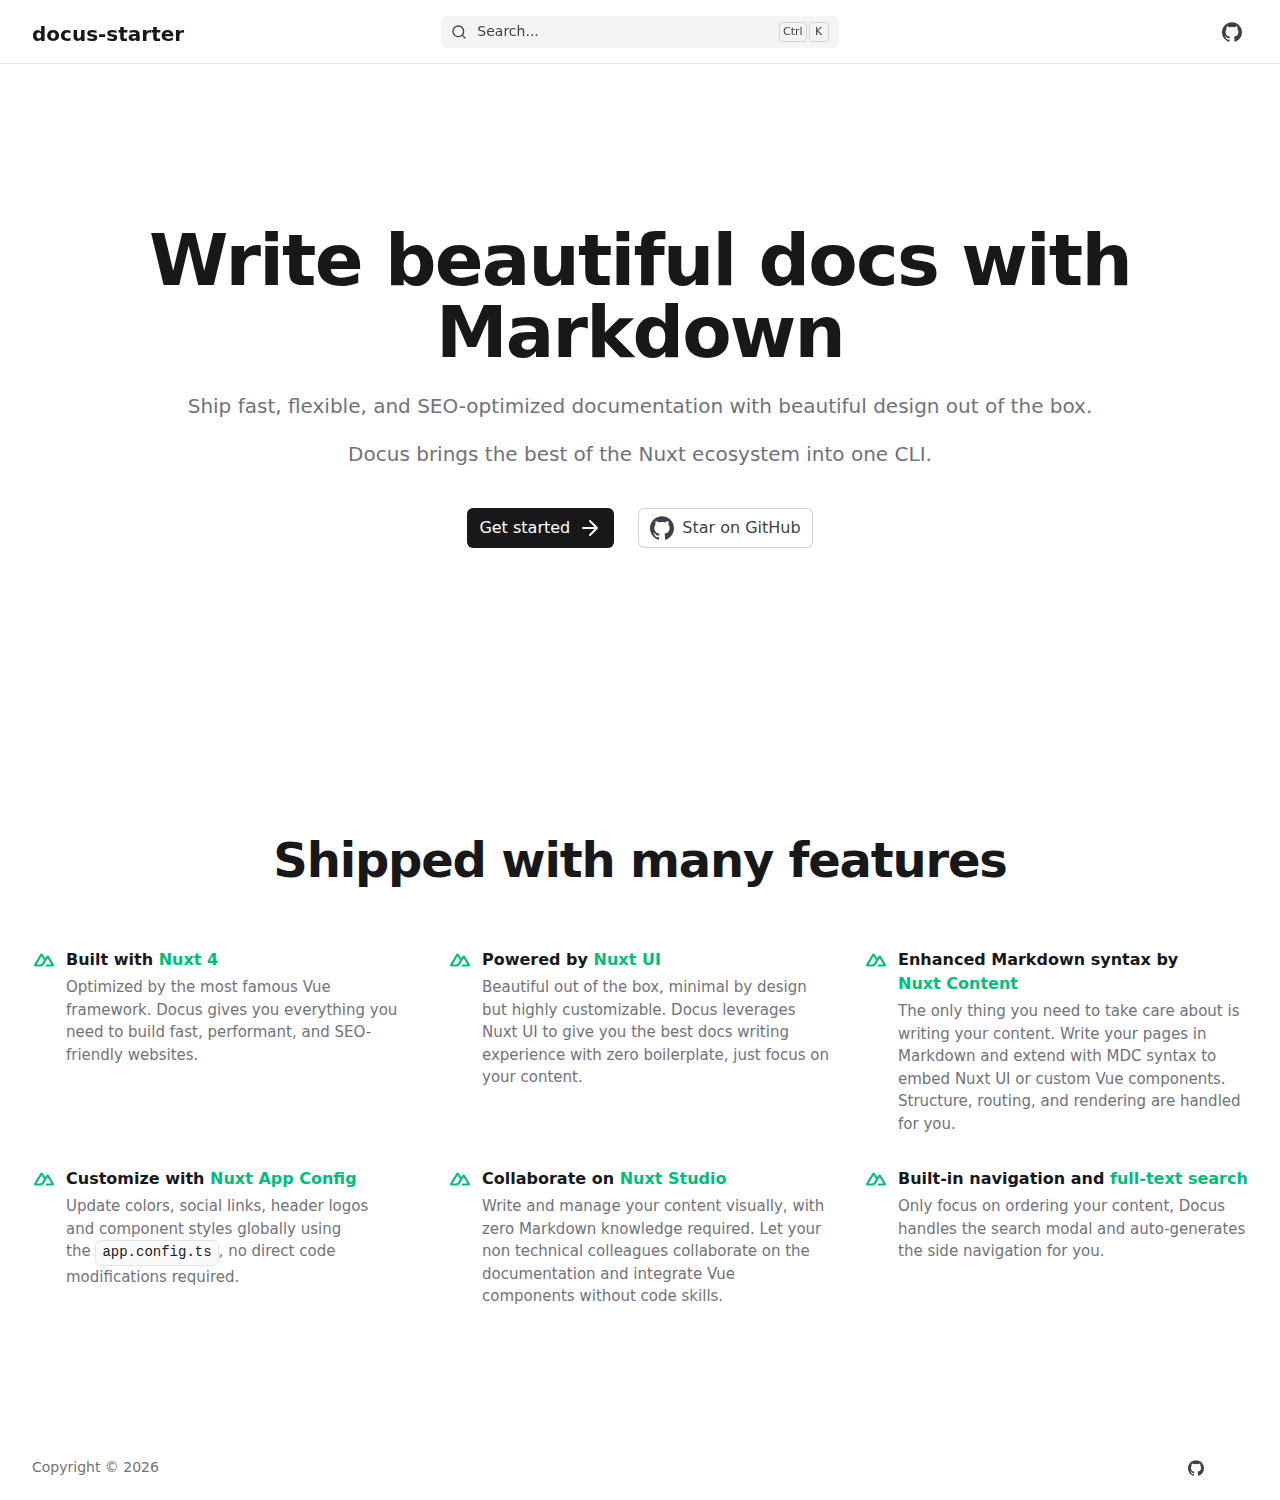
<file: index.html>
<!DOCTYPE html><html  lang="en" dir="ltr"><head><meta charset="utf-8"><meta name="viewport" content="width=device-width, initial-scale=1"><style id="nuxt-ui-colors">@layer base {
  :root {
  --ui-color-primary-50: var(--color-emerald-50, oklch(97.9% 0.021 166.113));
  --ui-color-primary-100: var(--color-emerald-100, oklch(95% 0.052 163.051));
  --ui-color-primary-200: var(--color-emerald-200, oklch(90.5% 0.093 164.15));
  --ui-color-primary-300: var(--color-emerald-300, oklch(84.5% 0.143 164.978));
  --ui-color-primary-400: var(--color-emerald-400, oklch(76.5% 0.177 163.223));
  --ui-color-primary-500: var(--color-emerald-500, oklch(69.6% 0.17 162.48));
  --ui-color-primary-600: var(--color-emerald-600, oklch(59.6% 0.145 163.225));
  --ui-color-primary-700: var(--color-emerald-700, oklch(50.8% 0.118 165.612));
  --ui-color-primary-800: var(--color-emerald-800, oklch(43.2% 0.095 166.913));
  --ui-color-primary-900: var(--color-emerald-900, oklch(37.8% 0.077 168.94));
  --ui-color-primary-950: var(--color-emerald-950, oklch(26.2% 0.051 172.552));
  --ui-color-secondary-50: var(--color-blue-50, oklch(97% 0.014 254.604));
  --ui-color-secondary-100: var(--color-blue-100, oklch(93.2% 0.032 255.585));
  --ui-color-secondary-200: var(--color-blue-200, oklch(88.2% 0.059 254.128));
  --ui-color-secondary-300: var(--color-blue-300, oklch(80.9% 0.105 251.813));
  --ui-color-secondary-400: var(--color-blue-400, oklch(70.7% 0.165 254.624));
  --ui-color-secondary-500: var(--color-blue-500, oklch(62.3% 0.214 259.815));
  --ui-color-secondary-600: var(--color-blue-600, oklch(54.6% 0.245 262.881));
  --ui-color-secondary-700: var(--color-blue-700, oklch(48.8% 0.243 264.376));
  --ui-color-secondary-800: var(--color-blue-800, oklch(42.4% 0.199 265.638));
  --ui-color-secondary-900: var(--color-blue-900, oklch(37.9% 0.146 265.522));
  --ui-color-secondary-950: var(--color-blue-950, oklch(28.2% 0.091 267.935));
  --ui-color-success-50: var(--color-green-50, oklch(98.2% 0.018 155.826));
  --ui-color-success-100: var(--color-green-100, oklch(96.2% 0.044 156.743));
  --ui-color-success-200: var(--color-green-200, oklch(92.5% 0.084 155.995));
  --ui-color-success-300: var(--color-green-300, oklch(87.1% 0.15 154.449));
  --ui-color-success-400: var(--color-green-400, oklch(79.2% 0.209 151.711));
  --ui-color-success-500: var(--color-green-500, oklch(72.3% 0.219 149.579));
  --ui-color-success-600: var(--color-green-600, oklch(62.7% 0.194 149.214));
  --ui-color-success-700: var(--color-green-700, oklch(52.7% 0.154 150.069));
  --ui-color-success-800: var(--color-green-800, oklch(44.8% 0.119 151.328));
  --ui-color-success-900: var(--color-green-900, oklch(39.3% 0.095 152.535));
  --ui-color-success-950: var(--color-green-950, oklch(26.6% 0.065 152.934));
  --ui-color-info-50: var(--color-blue-50, oklch(97% 0.014 254.604));
  --ui-color-info-100: var(--color-blue-100, oklch(93.2% 0.032 255.585));
  --ui-color-info-200: var(--color-blue-200, oklch(88.2% 0.059 254.128));
  --ui-color-info-300: var(--color-blue-300, oklch(80.9% 0.105 251.813));
  --ui-color-info-400: var(--color-blue-400, oklch(70.7% 0.165 254.624));
  --ui-color-info-500: var(--color-blue-500, oklch(62.3% 0.214 259.815));
  --ui-color-info-600: var(--color-blue-600, oklch(54.6% 0.245 262.881));
  --ui-color-info-700: var(--color-blue-700, oklch(48.8% 0.243 264.376));
  --ui-color-info-800: var(--color-blue-800, oklch(42.4% 0.199 265.638));
  --ui-color-info-900: var(--color-blue-900, oklch(37.9% 0.146 265.522));
  --ui-color-info-950: var(--color-blue-950, oklch(28.2% 0.091 267.935));
  --ui-color-warning-50: var(--color-yellow-50, oklch(98.7% 0.026 102.212));
  --ui-color-warning-100: var(--color-yellow-100, oklch(97.3% 0.071 103.193));
  --ui-color-warning-200: var(--color-yellow-200, oklch(94.5% 0.129 101.54));
  --ui-color-warning-300: var(--color-yellow-300, oklch(90.5% 0.182 98.111));
  --ui-color-warning-400: var(--color-yellow-400, oklch(85.2% 0.199 91.936));
  --ui-color-warning-500: var(--color-yellow-500, oklch(79.5% 0.184 86.047));
  --ui-color-warning-600: var(--color-yellow-600, oklch(68.1% 0.162 75.834));
  --ui-color-warning-700: var(--color-yellow-700, oklch(55.4% 0.135 66.442));
  --ui-color-warning-800: var(--color-yellow-800, oklch(47.6% 0.114 61.907));
  --ui-color-warning-900: var(--color-yellow-900, oklch(42.1% 0.095 57.708));
  --ui-color-warning-950: var(--color-yellow-950, oklch(28.6% 0.066 53.813));
  --ui-color-error-50: var(--color-red-50, oklch(97.1% 0.013 17.38));
  --ui-color-error-100: var(--color-red-100, oklch(93.6% 0.032 17.717));
  --ui-color-error-200: var(--color-red-200, oklch(88.5% 0.062 18.334));
  --ui-color-error-300: var(--color-red-300, oklch(80.8% 0.114 19.571));
  --ui-color-error-400: var(--color-red-400, oklch(70.4% 0.191 22.216));
  --ui-color-error-500: var(--color-red-500, oklch(63.7% 0.237 25.331));
  --ui-color-error-600: var(--color-red-600, oklch(57.7% 0.245 27.325));
  --ui-color-error-700: var(--color-red-700, oklch(50.5% 0.213 27.518));
  --ui-color-error-800: var(--color-red-800, oklch(44.4% 0.177 26.899));
  --ui-color-error-900: var(--color-red-900, oklch(39.6% 0.141 25.723));
  --ui-color-error-950: var(--color-red-950, oklch(25.8% 0.092 26.042));
  --ui-color-neutral-50: var(--color-zinc-50, oklch(98.5% 0 0));
  --ui-color-neutral-100: var(--color-zinc-100, oklch(96.7% 0.001 286.375));
  --ui-color-neutral-200: var(--color-zinc-200, oklch(92% 0.004 286.32));
  --ui-color-neutral-300: var(--color-zinc-300, oklch(87.1% 0.006 286.286));
  --ui-color-neutral-400: var(--color-zinc-400, oklch(70.5% 0.015 286.067));
  --ui-color-neutral-500: var(--color-zinc-500, oklch(55.2% 0.016 285.938));
  --ui-color-neutral-600: var(--color-zinc-600, oklch(44.2% 0.017 285.786));
  --ui-color-neutral-700: var(--color-zinc-700, oklch(37% 0.013 285.805));
  --ui-color-neutral-800: var(--color-zinc-800, oklch(27.4% 0.006 286.033));
  --ui-color-neutral-900: var(--color-zinc-900, oklch(21% 0.006 285.885));
  --ui-color-neutral-950: var(--color-zinc-950, oklch(14.1% 0.005 285.823));
  }
  :root, .light {
  --ui-primary: var(--ui-color-primary-500);
  --ui-secondary: var(--ui-color-secondary-500);
  --ui-success: var(--ui-color-success-500);
  --ui-info: var(--ui-color-info-500);
  --ui-warning: var(--ui-color-warning-500);
  --ui-error: var(--ui-color-error-500);
  }
  .dark {
  --ui-primary: var(--ui-color-primary-400);
  --ui-secondary: var(--ui-color-secondary-400);
  --ui-success: var(--ui-color-success-400);
  --ui-info: var(--ui-color-info-400);
  --ui-warning: var(--ui-color-warning-400);
  --ui-error: var(--ui-color-error-400);
  }
}</style><script type="importmap">{"imports":{"#entry":"/_nuxt/Cw0jDqBl.js"}}</script><title>Write beautiful docs with Markdown - docus-starter</title><link rel="stylesheet" href="/_nuxt/entry.CTtLAxfM.css" crossorigin><style>@layer components {:where(.i-lucide\:arrow-right){display:inline-block;width:1em;height:1em;background-color:currentColor;-webkit-mask-image:var(--svg);mask-image:var(--svg);-webkit-mask-repeat:no-repeat;mask-repeat:no-repeat;-webkit-mask-size:100% 100%;mask-size:100% 100%;--svg:url("data:image/svg+xml,%3Csvg xmlns='http://www.w3.org/2000/svg' viewBox='0 0 24 24' width='24' height='24'%3E%3Cpath fill='none' stroke='black' stroke-linecap='round' stroke-linejoin='round' stroke-width='2' d='M5 12h14m-7-7l7 7l-7 7'/%3E%3C/svg%3E")}:where(.i-lucide\:search){display:inline-block;width:1em;height:1em;background-color:currentColor;-webkit-mask-image:var(--svg);mask-image:var(--svg);-webkit-mask-repeat:no-repeat;mask-repeat:no-repeat;-webkit-mask-size:100% 100%;mask-size:100% 100%;--svg:url("data:image/svg+xml,%3Csvg xmlns='http://www.w3.org/2000/svg' viewBox='0 0 24 24' width='24' height='24'%3E%3Cg fill='none' stroke='black' stroke-linecap='round' stroke-linejoin='round' stroke-width='2'%3E%3Cpath d='m21 21l-4.34-4.34'/%3E%3Ccircle cx='11' cy='11' r='8'/%3E%3C/g%3E%3C/svg%3E")}:where(.i-simple-icons\:github){display:inline-block;width:1em;height:1em;background-color:currentColor;-webkit-mask-image:var(--svg);mask-image:var(--svg);-webkit-mask-repeat:no-repeat;mask-repeat:no-repeat;-webkit-mask-size:100% 100%;mask-size:100% 100%;--svg:url("data:image/svg+xml,%3Csvg xmlns='http://www.w3.org/2000/svg' viewBox='0 0 24 24' width='24' height='24'%3E%3Cpath fill='black' d='M12 .297c-6.63 0-12 5.373-12 12c0 5.303 3.438 9.8 8.205 11.385c.6.113.82-.258.82-.577c0-.285-.01-1.04-.015-2.04c-3.338.724-4.042-1.61-4.042-1.61C4.422 18.07 3.633 17.7 3.633 17.7c-1.087-.744.084-.729.084-.729c1.205.084 1.838 1.236 1.838 1.236c1.07 1.835 2.809 1.305 3.495.998c.108-.776.417-1.305.76-1.605c-2.665-.3-5.466-1.332-5.466-5.93c0-1.31.465-2.38 1.235-3.22c-.135-.303-.54-1.523.105-3.176c0 0 1.005-.322 3.3 1.23c.96-.267 1.98-.399 3-.405c1.02.006 2.04.138 3 .405c2.28-1.552 3.285-1.23 3.285-1.23c.645 1.653.24 2.873.12 3.176c.765.84 1.23 1.91 1.23 3.22c0 4.61-2.805 5.625-5.475 5.92c.42.36.81 1.096.81 2.22c0 1.606-.015 2.896-.015 3.286c0 .315.21.69.825.57C20.565 22.092 24 17.592 24 12.297c0-6.627-5.373-12-12-12'/%3E%3C/svg%3E")}:where(.i-simple-icons\:nuxt){display:inline-block;width:1em;height:1em;background-color:currentColor;-webkit-mask-image:var(--svg);mask-image:var(--svg);-webkit-mask-repeat:no-repeat;mask-repeat:no-repeat;-webkit-mask-size:100% 100%;mask-size:100% 100%;--svg:url("data:image/svg+xml,%3Csvg xmlns='http://www.w3.org/2000/svg' viewBox='0 0 24 24' width='24' height='24'%3E%3Cpath fill='black' d='M13.464 19.83h8.922c.283 0 .562-.073.807-.21a1.6 1.6 0 0 0 .591-.574a1.53 1.53 0 0 0 .216-.783a1.53 1.53 0 0 0-.217-.782L17.792 7.414a1.6 1.6 0 0 0-.591-.573a1.65 1.65 0 0 0-.807-.21c-.283 0-.562.073-.807.21a1.6 1.6 0 0 0-.59.573L13.463 9.99L10.47 4.953a1.6 1.6 0 0 0-.591-.573a1.65 1.65 0 0 0-.807-.21c-.284 0-.562.073-.807.21a1.6 1.6 0 0 0-.591.573L.216 17.481a1.53 1.53 0 0 0-.217.782c0 .275.074.545.216.783a1.6 1.6 0 0 0 .59.574c.246.137.525.21.808.21h5.6c2.22 0 3.856-.946 4.982-2.79l2.733-4.593l1.464-2.457l4.395 7.382h-5.859Zm-6.341-2.46l-3.908-.002l5.858-9.842l2.923 4.921l-1.957 3.29c-.748 1.196-1.597 1.632-2.916 1.632'/%3E%3C/svg%3E")}}</style><link rel="preload" as="fetch" crossorigin="anonymous" href="/_payload.json?36274c3b-7b44-4a5d-a80c-6942f8658660"><link rel="modulepreload" as="script" crossorigin href="/_nuxt/Cw0jDqBl.js"><link rel="modulepreload" as="script" crossorigin href="/_nuxt/BpH6akjA.js"><link rel="modulepreload" as="script" crossorigin href="/_nuxt/DbtlJOqV.js"><link rel="modulepreload" as="script" crossorigin href="/_nuxt/d01AghEc.js"><link rel="modulepreload" as="script" crossorigin href="/_nuxt/CWzI3TbW.js"><link rel="modulepreload" as="script" crossorigin href="/_nuxt/BN_7HF1G.js"><link rel="modulepreload" as="script" crossorigin href="/_nuxt/Cof1O6-0.js"><link rel="modulepreload" as="script" crossorigin href="/_nuxt/Cfu7gret.js"><link rel="modulepreload" as="script" crossorigin href="/_nuxt/DB2CqrKG.js"><link rel="modulepreload" as="script" crossorigin href="/_nuxt/BxADaCSA.js"><link rel="modulepreload" as="script" crossorigin href="/_nuxt/DWoyacC4.js"><link rel="preload" as="fetch" fetchpriority="low" crossorigin="anonymous" href="/_nuxt/builds/meta/36274c3b-7b44-4a5d-a80c-6942f8658660.json"><link rel="prefetch" as="style" crossorigin href="/_nuxt/index.BwTBaIXH.css"><link rel="prefetch" as="script" crossorigin href="/_nuxt/CDGLoiVN.js"><link rel="prefetch" as="script" crossorigin href="/_nuxt/CusHSXvX.js"><link rel="prefetch" as="script" crossorigin href="/_nuxt/x2qOVow4.js"><link rel="prefetch" as="script" crossorigin href="/_nuxt/lDCt5PN4.js"><meta property="og:image" content="/__og-image__/static/og.png"><meta property="og:image:type" content="image/png"><meta name="twitter:card" content="summary_large_image"><meta name="twitter:image" content="/__og-image__/static/og.png"><meta name="twitter:image:src" content="/__og-image__/static/og.png"><meta property="og:image:width" content="1200"><meta name="twitter:image:width" content="1200"><meta property="og:image:height" content="600"><meta name="twitter:image:height" content="600"><meta name="robots" content="index, follow, max-image-preview:large, max-snippet:-1, max-video-preview:-1"><link rel="icon" href="/favicon.ico"><meta name="description" content="Ship fast, flexible, and SEO-optimized documentation with beautiful design out of the box. Docus brings together the best of the Nuxt ecosystem. Powered by Nuxt UI."><meta property="og:site_name" content="docus-starter"><meta property="og:title" content="Write beautiful docs with Markdown"><meta property="og:description" content="Ship fast, flexible, and SEO-optimized documentation with beautiful design out of the box. Docus brings together the best of the Nuxt ecosystem. Powered by Nuxt UI."><script type="module" src="/_nuxt/Cw0jDqBl.js" crossorigin></script><script>"use strict";(()=>{const t=window,e=document.documentElement,c=["dark","light"],n=getStorageValue("localStorage","nuxt-color-mode")||"system";let i=n==="system"?u():n;const r=e.getAttribute("data-color-mode-forced");r&&(i=r),l(i),t["__NUXT_COLOR_MODE__"]={preference:n,value:i,getColorScheme:u,addColorScheme:l,removeColorScheme:d};function l(o){const s=""+o+"",a="";e.classList?e.classList.add(s):e.className+=" "+s,a&&e.setAttribute("data-"+a,o)}function d(o){const s=""+o+"",a="";e.classList?e.classList.remove(s):e.className=e.className.replace(new RegExp(s,"g"),""),a&&e.removeAttribute("data-"+a)}function f(o){return t.matchMedia("(prefers-color-scheme"+o+")")}function u(){if(t.matchMedia&&f("").media!=="not all"){for(const o of c)if(f(":"+o).matches)return o}return"light"}})();function getStorageValue(t,e){switch(t){case"localStorage":return window.localStorage.getItem(e);case"sessionStorage":return window.sessionStorage.getItem(e);case"cookie":return getCookie(e);default:return null}}function getCookie(t){const c=("; "+window.document.cookie).split("; "+t+"=");if(c.length===2)return c.pop()?.split(";").shift()}</script></head><body><div id="__nuxt" class="isolate"><!--[--><!--[--><!--[--><!--[--><!--[--><div class="nuxt-loading-indicator" style="position:fixed;top:0;right:0;left:0;pointer-events:none;width:auto;height:3px;opacity:0;background:var(--ui-primary);background-size:0% auto;transform:scaleX(0%);transform-origin:left;transition:transform 0.1s, height 0.4s, opacity 0.4s;z-index:999999;"></div><!--[--><!--[--><!----><!----><!----><header class="bg-default/75 backdrop-blur border-b border-default h-(--ui-header-height) sticky top-0 z-50"><!--[--><!--]--><div class="w-full max-w-(--ui-container) mx-auto px-4 sm:px-6 lg:px-8 flex items-center justify-between gap-3 h-full"><!--[--><div class="lg:flex-1 flex items-center gap-1.5"><!----><!--[--><a href="/" aria-label="docus-starter" class="focus-visible:outline-primary shrink-0 font-bold text-xl text-highlighted flex items-end gap-1.5"><!--[--><!--[--><!--[--><span class="h-6 w-auto shrink-0">docus-starter</span><!--]--><!--]--><!--]--></a><!--]--></div><div class="hidden lg:flex flex-1"><!--[--><!--[--><!----><!--[--><!--[--><button type="button" class="rounded-md font-medium inline-flex items-center disabled:cursor-not-allowed aria-disabled:cursor-not-allowed disabled:opacity-75 aria-disabled:opacity-75 transition-colors px-2.5 py-1.5 text-sm gap-1.5 text-default bg-elevated hover:bg-accented/75 active:bg-accented/75 focus:outline-none focus-visible:bg-accented/75 disabled:bg-elevated aria-disabled:bg-elevated w-full"><!--[--><!--[--><span class="iconify i-lucide:search shrink-0 size-4 mr-1" aria-hidden="true" style=""></span><!--]--><!--[--><span class="truncate">Search...</span><!--]--><!--[--><div class="hidden lg:flex items-center gap-0.5 ms-auto"><!--[--><!--[--><kbd class="inline-flex items-center justify-center px-1 rounded-sm font-medium font-sans h-5 min-w-[20px] text-[11px] ring ring-inset ring-accented text-default bg-elevated"><!--[--> <!--]--></kbd><kbd class="inline-flex items-center justify-center px-1 rounded-sm font-medium font-sans h-5 min-w-[20px] text-[11px] ring ring-inset ring-accented text-default bg-elevated"><!--[-->K<!--]--></kbd><!--]--><!--]--></div><!--]--><!--]--></button><!--]--><!--]--><!--]--><!--]--></div><div class="flex items-center justify-end lg:flex-1 gap-1.5"><!--[--><div></div><!----><!--[--><!----><!--[--><!--[--><button type="button" aria-label="Search..." class="rounded-md font-medium inline-flex items-center disabled:cursor-not-allowed aria-disabled:cursor-not-allowed disabled:opacity-75 aria-disabled:opacity-75 transition-colors text-sm gap-1.5 text-default hover:bg-elevated active:bg-elevated focus:outline-none focus-visible:bg-elevated hover:disabled:bg-transparent dark:hover:disabled:bg-transparent hover:aria-disabled:bg-transparent dark:hover:aria-disabled:bg-transparent p-1.5 lg:hidden"><!--[--><!--[--><span class="iconify i-lucide:search shrink-0 size-5" aria-hidden="true" style=""></span><!--]--><!--[--><!----><!--]--><!--[--><!----><!--]--><!--]--></button><!--]--><!--]--><!--]--><!--[--><div class="h-8 w-8 animate-pulse bg-neutral-200 dark:bg-neutral-800 rounded-md"></div><!--]--><!--[--><!--[--><!--[--><a href="https://github.com/warrenstapleton/warren-docus" rel="noopener noreferrer" target="_blank" aria-label="GitHub" class="rounded-md font-medium inline-flex items-center disabled:cursor-not-allowed aria-disabled:cursor-not-allowed disabled:opacity-75 aria-disabled:opacity-75 transition-colors text-sm gap-1.5 text-default hover:bg-elevated active:bg-elevated focus:outline-none focus-visible:bg-elevated hover:disabled:bg-transparent dark:hover:disabled:bg-transparent hover:aria-disabled:bg-transparent dark:hover:aria-disabled:bg-transparent p-1.5"><!--[--><!--[--><span class="iconify i-simple-icons:github shrink-0 size-5" aria-hidden="true" style=""></span><!--]--><!--[--><!----><!--]--><!--[--><!----><!--]--><!--]--></a><!--]--><!--]--><!--]--><!--]--><!--[--><!--[--><!--[--><button type="button" class="rounded-md font-medium inline-flex items-center disabled:cursor-not-allowed aria-disabled:cursor-not-allowed disabled:opacity-75 aria-disabled:opacity-75 transition-colors text-xs gap-1.5 text-default hover:bg-elevated active:bg-elevated focus:outline-none focus-visible:bg-elevated hover:disabled:bg-transparent dark:hover:disabled:bg-transparent hover:aria-disabled:bg-transparent dark:hover:aria-disabled:bg-transparent p-1.5 -me-1.5 lg:hidden"><!--[--><!--[--><!----><!--]--><!--[--><svg xmlns="http://www.w3.org/2000/svg" class="size-5" viewBox="0 0 24 24" fill="none" stroke="currentColor" stroke-width="2" stroke-linecap="round" stroke-linejoin="round"><line x1="4" y1="6" x2="20" y2="6" class="outline-none"></line><line x1="4" y1="12" x2="20" y2="12" class="outline-none"></line><line x1="4" y1="18" x2="20" y2="18" class="outline-none"></line></svg><!--]--><!--[--><!----><!--]--><!--]--></button><!--]--><!--]--><!--]--></div><!--]--></div><!--[--><!--]--></header><!--[--><!----><!--v-if--><!--]--><!--]--><main class="min-h-[calc(100vh-var(--ui-header-height))]"><!--[--><!--[--><div><div data-orientation="vertical" class="relative isolate"><!--[--><!--]--><div class="w-full max-w-(--ui-container) mx-auto px-4 sm:px-6 lg:px-8 flex flex-col lg:grid py-24 sm:py-32 lg:py-40 gap-16 sm:gap-y-24"><!--[--><div class="text-center"><div class=""><!--[--><!----><h1 class="text-5xl sm:text-7xl text-pretty tracking-tight font-bold text-highlighted"><!--[-->Write beautiful docs with Markdown<!--]--></h1><div class="text-lg sm:text-xl/8 text-muted text-balance mt-6"><!--[--><p class="my-5 leading-7 text-pretty"><!--[-->Ship fast, flexible, and SEO-optimized documentation with beautiful design out of the box.<!--]--></p><p class="my-5 leading-7 text-pretty"><!--[-->Docus brings the best of the Nuxt ecosystem into one CLI.<!--]--></p><!--]--></div><!--]--></div><!----><div class="mt-10"><!--[--><div class="flex flex-wrap gap-x-6 gap-y-3 justify-center"><!--[--><!--[--><a href="/getting-started/installation" class="rounded-md font-medium inline-flex items-center disabled:cursor-not-allowed aria-disabled:cursor-not-allowed disabled:opacity-75 aria-disabled:opacity-75 transition-colors px-3 py-2 text-base gap-2 text-inverted bg-inverted hover:bg-inverted/90 active:bg-inverted/90 disabled:bg-inverted aria-disabled:bg-inverted focus-visible:outline-2 focus-visible:outline-offset-2 focus-visible:outline-inverted"><!--[--><!--[--><!----><!--]--><!--[-->Get started<!--]--><!--[--><span class="iconify i-lucide:arrow-right shrink-0 size-6" aria-hidden="true" style=""></span><!--]--><!--]--></a><!--]--><!--[--><!--[--><a href="https://github.com/nuxt-content/docus" rel="noopener noreferrer" class="rounded-md font-medium inline-flex items-center disabled:cursor-not-allowed aria-disabled:cursor-not-allowed disabled:opacity-75 aria-disabled:opacity-75 transition-colors px-3 py-2 text-base gap-2 ring ring-inset ring-accented text-default bg-default hover:bg-elevated active:bg-elevated disabled:bg-default aria-disabled:bg-default focus:outline-none focus-visible:ring-2 focus-visible:ring-inverted"><!--[--><!--[--><span class="iconify i-simple-icons:github shrink-0 size-6" aria-hidden="true" style=""></span><!--]--><!--[-->Star on GitHub<!--]--><!--[--><!----><!--]--><!--]--></a><!--]--><!--]--><!--]--></div><!--]--></div></div><!----><!--]--></div><!--[--><!--]--></div><section data-orientation="vertical" class="relative isolate"><!--[--><!--]--><div class="w-full max-w-(--ui-container) mx-auto px-4 sm:px-6 lg:px-8 flex flex-col lg:grid py-16 sm:py-24 lg:py-32 gap-8 sm:gap-16"><!--[--><div class=""><div class=""><!--[--><!----><!----><h2 class="text-3xl sm:text-4xl lg:text-5xl text-pretty tracking-tight font-bold text-highlighted text-center"><!--[-->Shipped with many features<!--]--></h2><!----><!--]--></div><div class="mt-16"><!--[--><ul class="grid sm:grid-cols-2 lg:grid-cols-3 gap-8"><!--[--><div data-orientation="horizontal" class="relative flex items-start gap-2.5"><div class="inline-flex items-center justify-center p-0.5"><!--[--><span class="iconify i-simple-icons:nuxt size-5 shrink-0 text-primary" aria-hidden="true" style=""></span><!--]--></div><div class=""><!--[--><a href="https://nuxt.com" tabindex="-1" rel="noopener noreferrer" target="_blank" aria-label="Built with Nuxt 4" class="focus:outline-none peer"><!--[--><!--[--><span class="absolute inset-0" aria-hidden="true"></span><!--]--><!--]--></a><!--]--><!--[--><div class="text-base text-pretty font-semibold text-highlighted"><!--[-->Built with <span class="text-primary">Nuxt 4</span><!--]--></div><div class="text-[15px] text-pretty text-muted mt-1"><!--[-->Optimized by the most famous Vue framework. Docus gives you everything you need to build fast, performant, and SEO-friendly websites.<!--]--></div><!--]--></div></div><div data-orientation="horizontal" class="relative flex items-start gap-2.5"><div class="inline-flex items-center justify-center p-0.5"><!--[--><span class="iconify i-simple-icons:nuxt size-5 shrink-0 text-primary" aria-hidden="true" style=""></span><!--]--></div><div class=""><!--[--><a href="https://ui.nuxt.com/" tabindex="-1" rel="noopener noreferrer" target="_blank" aria-label="Powered by Nuxt UI" class="focus:outline-none peer"><!--[--><!--[--><span class="absolute inset-0" aria-hidden="true"></span><!--]--><!--]--></a><!--]--><!--[--><div class="text-base text-pretty font-semibold text-highlighted"><!--[-->Powered by <span class="text-primary">Nuxt UI</span><!--]--></div><div class="text-[15px] text-pretty text-muted mt-1"><!--[-->Beautiful out of the box, minimal by design but highly customizable. Docus leverages Nuxt UI to give you the best docs writing experience with zero boilerplate, just focus on your content.<!--]--></div><!--]--></div></div><div data-orientation="horizontal" class="relative flex items-start gap-2.5"><div class="inline-flex items-center justify-center p-0.5"><!--[--><span class="iconify i-simple-icons:nuxt size-5 shrink-0 text-primary" aria-hidden="true" style=""></span><!--]--></div><div class=""><!--[--><a href="https://content.nuxt.com" tabindex="-1" rel="noopener noreferrer" target="_blank" aria-label="Enhanced Markdown syntax by Nuxt Content" class="focus:outline-none peer"><!--[--><!--[--><span class="absolute inset-0" aria-hidden="true"></span><!--]--><!--]--></a><!--]--><!--[--><div class="text-base text-pretty font-semibold text-highlighted"><!--[-->Enhanced Markdown syntax by <span class="text-primary">Nuxt Content</span><!--]--></div><div class="text-[15px] text-pretty text-muted mt-1"><!--[-->The only thing you need to take care about is writing your content. Write your pages in Markdown and extend with MDC syntax to embed Nuxt UI or custom Vue components. Structure, routing, and rendering are handled for you.<!--]--></div><!--]--></div></div><div data-orientation="horizontal" class="relative flex items-start gap-2.5"><div class="inline-flex items-center justify-center p-0.5"><!--[--><span class="iconify i-simple-icons:nuxt size-5 shrink-0 text-primary" aria-hidden="true" style=""></span><!--]--></div><div class=""><!--[--><a href="https://nuxt.com/docs/guide/directory-structure/app-config" tabindex="-1" rel="noopener noreferrer" target="_blank" aria-label="Customize with Nuxt App Config" class="focus:outline-none peer"><!--[--><!--[--><span class="absolute inset-0" aria-hidden="true"></span><!--]--><!--]--></a><!--]--><!--[--><div class="text-base text-pretty font-semibold text-highlighted"><!--[-->Customize with <span class="text-primary">Nuxt App Config</span><!--]--></div><div class="text-[15px] text-pretty text-muted mt-1"><!--[-->Update colors, social links, header logos and component styles globally using the <code class="px-1.5 py-0.5 text-sm font-mono font-medium rounded-md inline-block border border-muted text-highlighted bg-muted"><!--[-->app.config.ts<!--]--></code>, no direct code modifications required.<!--]--></div><!--]--></div></div><div data-orientation="horizontal" class="relative flex items-start gap-2.5"><div class="inline-flex items-center justify-center p-0.5"><!--[--><span class="iconify i-simple-icons:nuxt size-5 shrink-0 text-primary" aria-hidden="true" style=""></span><!--]--></div><div class=""><!--[--><a href="https://content.nuxt.com/studio" tabindex="-1" rel="noopener noreferrer" target="_blank" aria-label="Collaborate on Nuxt Studio" class="focus:outline-none peer"><!--[--><!--[--><span class="absolute inset-0" aria-hidden="true"></span><!--]--><!--]--></a><!--]--><!--[--><div class="text-base text-pretty font-semibold text-highlighted"><!--[-->Collaborate on <span class="text-primary">Nuxt Studio</span><!--]--></div><div class="text-[15px] text-pretty text-muted mt-1"><!--[-->Write and manage your content visually, with zero Markdown knowledge required. Let your non technical colleagues collaborate on the documentation and integrate Vue components without code skills.<!--]--></div><!--]--></div></div><div data-orientation="horizontal" class="relative flex items-start gap-2.5"><div class="inline-flex items-center justify-center p-0.5"><!--[--><span class="iconify i-simple-icons:nuxt size-5 shrink-0 text-primary" aria-hidden="true" style=""></span><!--]--></div><div class=""><!--[--><a href="https://ui.nuxt.com/components/content-search" tabindex="-1" rel="noopener noreferrer" target="_blank" aria-label="Built-in navigation and full-text search" class="focus:outline-none peer"><!--[--><!--[--><span class="absolute inset-0" aria-hidden="true"></span><!--]--><!--]--></a><!--]--><!--[--><div class="text-base text-pretty font-semibold text-highlighted"><!--[-->Built-in navigation and <span class="text-primary">full-text search</span><!--]--></div><div class="text-[15px] text-pretty text-muted mt-1"><!--[-->Only focus on ordering your content, Docus handles the search modal and auto-generates the side navigation for you.<!--]--></div><!--]--></div></div><!--]--></ul><!--]--></div><!----></div><!----><!--]--></div><!--[--><!--]--></section></div><!--]--><!--]--></main><footer><!----><div class="w-full max-w-(--ui-container) mx-auto px-4 sm:px-6 lg:px-8 py-8 lg:py-4 lg:flex lg:items-center lg:justify-between lg:gap-x-3"><!--[--><div class="lg:flex-1 flex items-center justify-center lg:justify-end gap-x-1.5 lg:order-3"><!--[--><!--[--><!--[--><!--[--><!--[--><a href="https://github.com/warrenstapleton/warren-docus" rel="noopener noreferrer" target="_blank" aria-label="GitHub repository" class="rounded-md font-medium inline-flex items-center disabled:cursor-not-allowed aria-disabled:cursor-not-allowed disabled:opacity-75 aria-disabled:opacity-75 transition-colors text-xs gap-1.5 text-default hover:bg-elevated active:bg-elevated focus:outline-none focus-visible:bg-elevated hover:disabled:bg-transparent dark:hover:disabled:bg-transparent hover:aria-disabled:bg-transparent dark:hover:aria-disabled:bg-transparent p-1.5"><!--[--><!--[--><span class="iconify i-simple-icons:github shrink-0 size-4" aria-hidden="true" style=""></span><!--]--><!--[--><!----><!--]--><!--[--><!----><!--]--><!--]--></a><!--]--><!--]--><!--]--><!--[--><!--[--><div class="size-8"></div><!--]--><!--]--><!--]--><!--]--></div><div class="mt-3 lg:mt-0 lg:order-2 flex items-center justify-center"><!--[--><!--]--></div><div class="flex items-center justify-center lg:justify-start lg:flex-1 gap-x-1.5 mt-3 lg:mt-0 lg:order-1"><!--[--><div class="text-sm text-muted"> Copyright © 2025</div><!--]--></div><!--]--></div><!----></footer><!--]--><span></span><!--]--><!--]--><!--[--><!--]--><!--v-if--><!--]--><!--[--><!--]--><!--]--><!--]--></div><div id="teleports"></div><script type="application/json" data-nuxt-data="nuxt-app" data-ssr="true" id="__NUXT_DATA__" data-src="/_payload.json?36274c3b-7b44-4a5d-a80c-6942f8658660">[{"state":1,"once":14,"_errors":15,"serverRendered":5,"path":17,"prerenderedAt":18},["Reactive",2],{"$scolor-mode":3,"$stoasts":7,"$ssite-config":8},{"preference":4,"value":4,"unknown":5,"forced":6},"system",true,false,[],{"_priority":9,"env":12,"name":13},{"name":10,"env":11},-3,-15,"production","docus-starter",["Set"],["ShallowReactive",16],{"navigation_docs":-1,"search_docs":-1,"landing":-1},"/",1759168072974]</script><script>window.__NUXT__={};window.__NUXT__.config={public:{content:{wsUrl:""},mdc:{components:{prose:true,map:{accordion:"ProseAccordion","accordion-item":"ProseAccordionItem",badge:"ProseBadge",callout:"ProseCallout",card:"ProseCard","card-group":"ProseCardGroup",caution:"ProseCaution","code-collapse":"ProseCodeCollapse","code-group":"ProseCodeGroup","code-icon":"ProseCodeIcon","code-preview":"ProseCodePreview","code-tree":"ProseCodeTree",collapsible:"ProseCollapsible",field:"ProseField","field-group":"ProseFieldGroup",icon:"ProseIcon",kbd:"ProseKbd",note:"ProseNote",steps:"ProseSteps",tabs:"ProseTabs","tabs-item":"ProseTabsItem",tip:"ProseTip",warning:"ProseWarning"}},headings:{anchorLinks:{h1:false,h2:true,h3:true,h4:true,h5:false,h6:false}}},preview:{api:"https://api.nuxt.studio",iframeMessagingAllowedOrigins:""}},app:{baseURL:"/",buildId:"36274c3b-7b44-4a5d-a80c-6942f8658660",buildAssetsDir:"/_nuxt/",cdnURL:""}}</script></body></html>
</file>
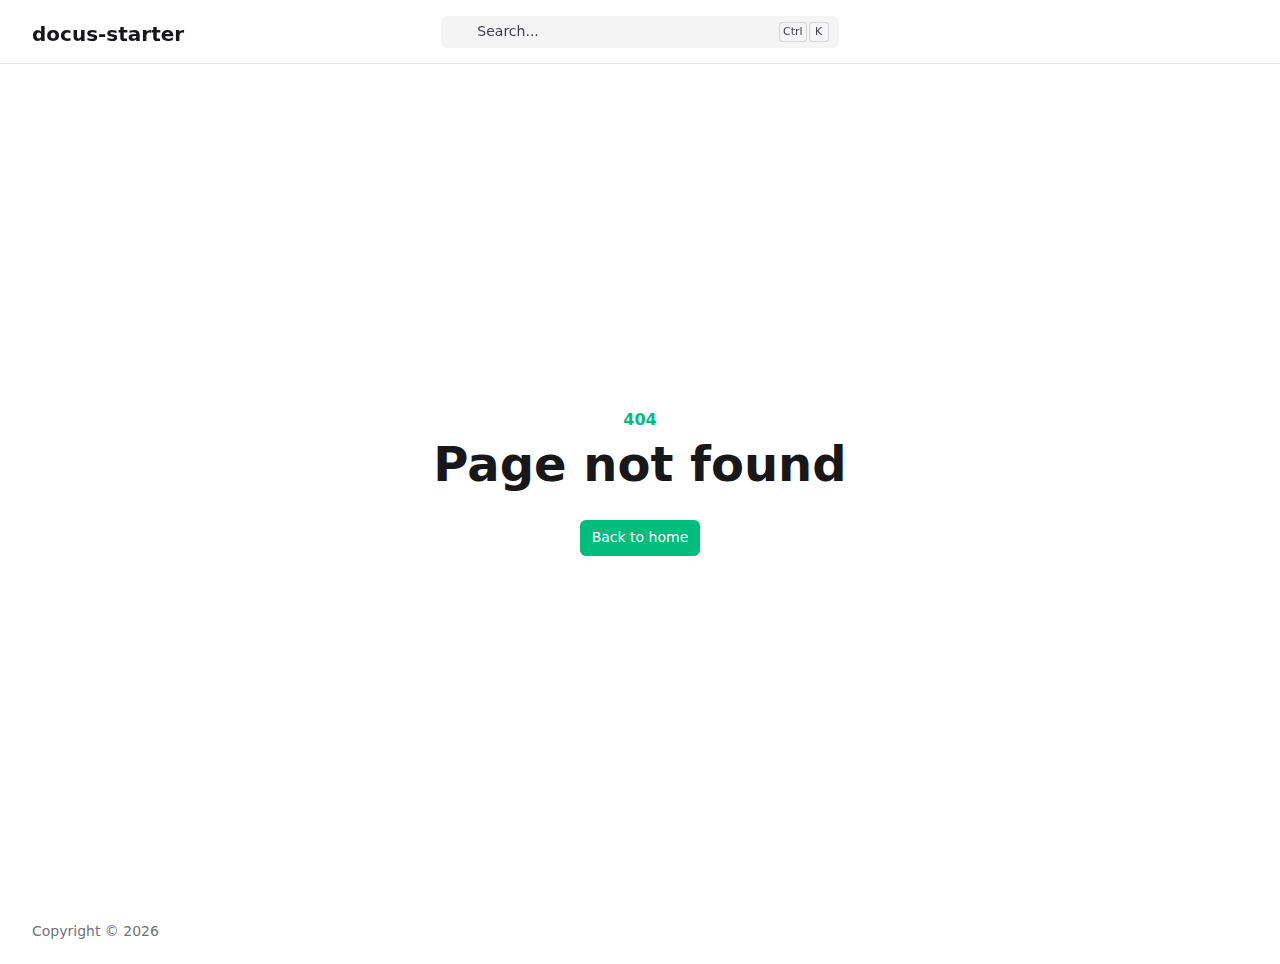
<file: 200.html>
<!DOCTYPE html><html><head><meta charset="utf-8"><meta name="viewport" content="width=device-width, initial-scale=1"><script type="importmap">{"imports":{"#entry":"/_nuxt/Cw0jDqBl.js"}}</script><link rel="stylesheet" href="/_nuxt/entry.CTtLAxfM.css" crossorigin><link rel="modulepreload" as="script" crossorigin href="/_nuxt/Cw0jDqBl.js"><link rel="prefetch" as="style" crossorigin href="/_nuxt/index.BwTBaIXH.css"><link rel="prefetch" as="script" crossorigin href="/_nuxt/CDGLoiVN.js"><link rel="prefetch" as="script" crossorigin href="/_nuxt/CusHSXvX.js"><link rel="prefetch" as="script" crossorigin href="/_nuxt/BpH6akjA.js"><link rel="prefetch" as="script" crossorigin href="/_nuxt/DbtlJOqV.js"><link rel="prefetch" as="script" crossorigin href="/_nuxt/x2qOVow4.js"><link rel="prefetch" as="script" crossorigin href="/_nuxt/lDCt5PN4.js"><script type="module" src="/_nuxt/Cw0jDqBl.js" crossorigin></script><script>"use strict";(()=>{const t=window,e=document.documentElement,c=["dark","light"],n=getStorageValue("localStorage","nuxt-color-mode")||"system";let i=n==="system"?u():n;const r=e.getAttribute("data-color-mode-forced");r&&(i=r),l(i),t["__NUXT_COLOR_MODE__"]={preference:n,value:i,getColorScheme:u,addColorScheme:l,removeColorScheme:d};function l(o){const s=""+o+"",a="";e.classList?e.classList.add(s):e.className+=" "+s,a&&e.setAttribute("data-"+a,o)}function d(o){const s=""+o+"",a="";e.classList?e.classList.remove(s):e.className=e.className.replace(new RegExp(s,"g"),""),a&&e.removeAttribute("data-"+a)}function f(o){return t.matchMedia("(prefers-color-scheme"+o+")")}function u(){if(t.matchMedia&&f("").media!=="not all"){for(const o of c)if(f(":"+o).matches)return o}return"light"}})();function getStorageValue(t,e){switch(t){case"localStorage":return window.localStorage.getItem(e);case"sessionStorage":return window.sessionStorage.getItem(e);case"cookie":return getCookie(e);default:return null}}function getCookie(t){const c=("; "+window.document.cookie).split("; "+t+"=");if(c.length===2)return c.pop()?.split(";").shift()}</script><meta name="robots" content="index, follow, max-image-preview:large, max-snippet:-1, max-video-preview:-1" /></head><body><div id="__nuxt" class="isolate"></div><div id="teleports"></div><script>window.__NUXT_SITE_CONFIG__={_priority:{name:-3,env:-15},env:"production",name:"docus-starter"}</script><script type="application/json" data-nuxt-data="nuxt-app" data-ssr="false" id="__NUXT_DATA__">[{"prerenderedAt":1,"serverRendered":2},1759168072974,false]</script><script>window.__NUXT__={};window.__NUXT__.config={public:{content:{wsUrl:""},mdc:{components:{prose:true,map:{accordion:"ProseAccordion","accordion-item":"ProseAccordionItem",badge:"ProseBadge",callout:"ProseCallout",card:"ProseCard","card-group":"ProseCardGroup",caution:"ProseCaution","code-collapse":"ProseCodeCollapse","code-group":"ProseCodeGroup","code-icon":"ProseCodeIcon","code-preview":"ProseCodePreview","code-tree":"ProseCodeTree",collapsible:"ProseCollapsible",field:"ProseField","field-group":"ProseFieldGroup",icon:"ProseIcon",kbd:"ProseKbd",note:"ProseNote",steps:"ProseSteps",tabs:"ProseTabs","tabs-item":"ProseTabsItem",tip:"ProseTip",warning:"ProseWarning"}},headings:{anchorLinks:{h1:false,h2:true,h3:true,h4:true,h5:false,h6:false}}},preview:{api:"https://api.nuxt.studio",iframeMessagingAllowedOrigins:""}},app:{baseURL:"/",buildId:"36274c3b-7b44-4a5d-a80c-6942f8658660",buildAssetsDir:"/_nuxt/",cdnURL:""}}</script></body></html>
</file>
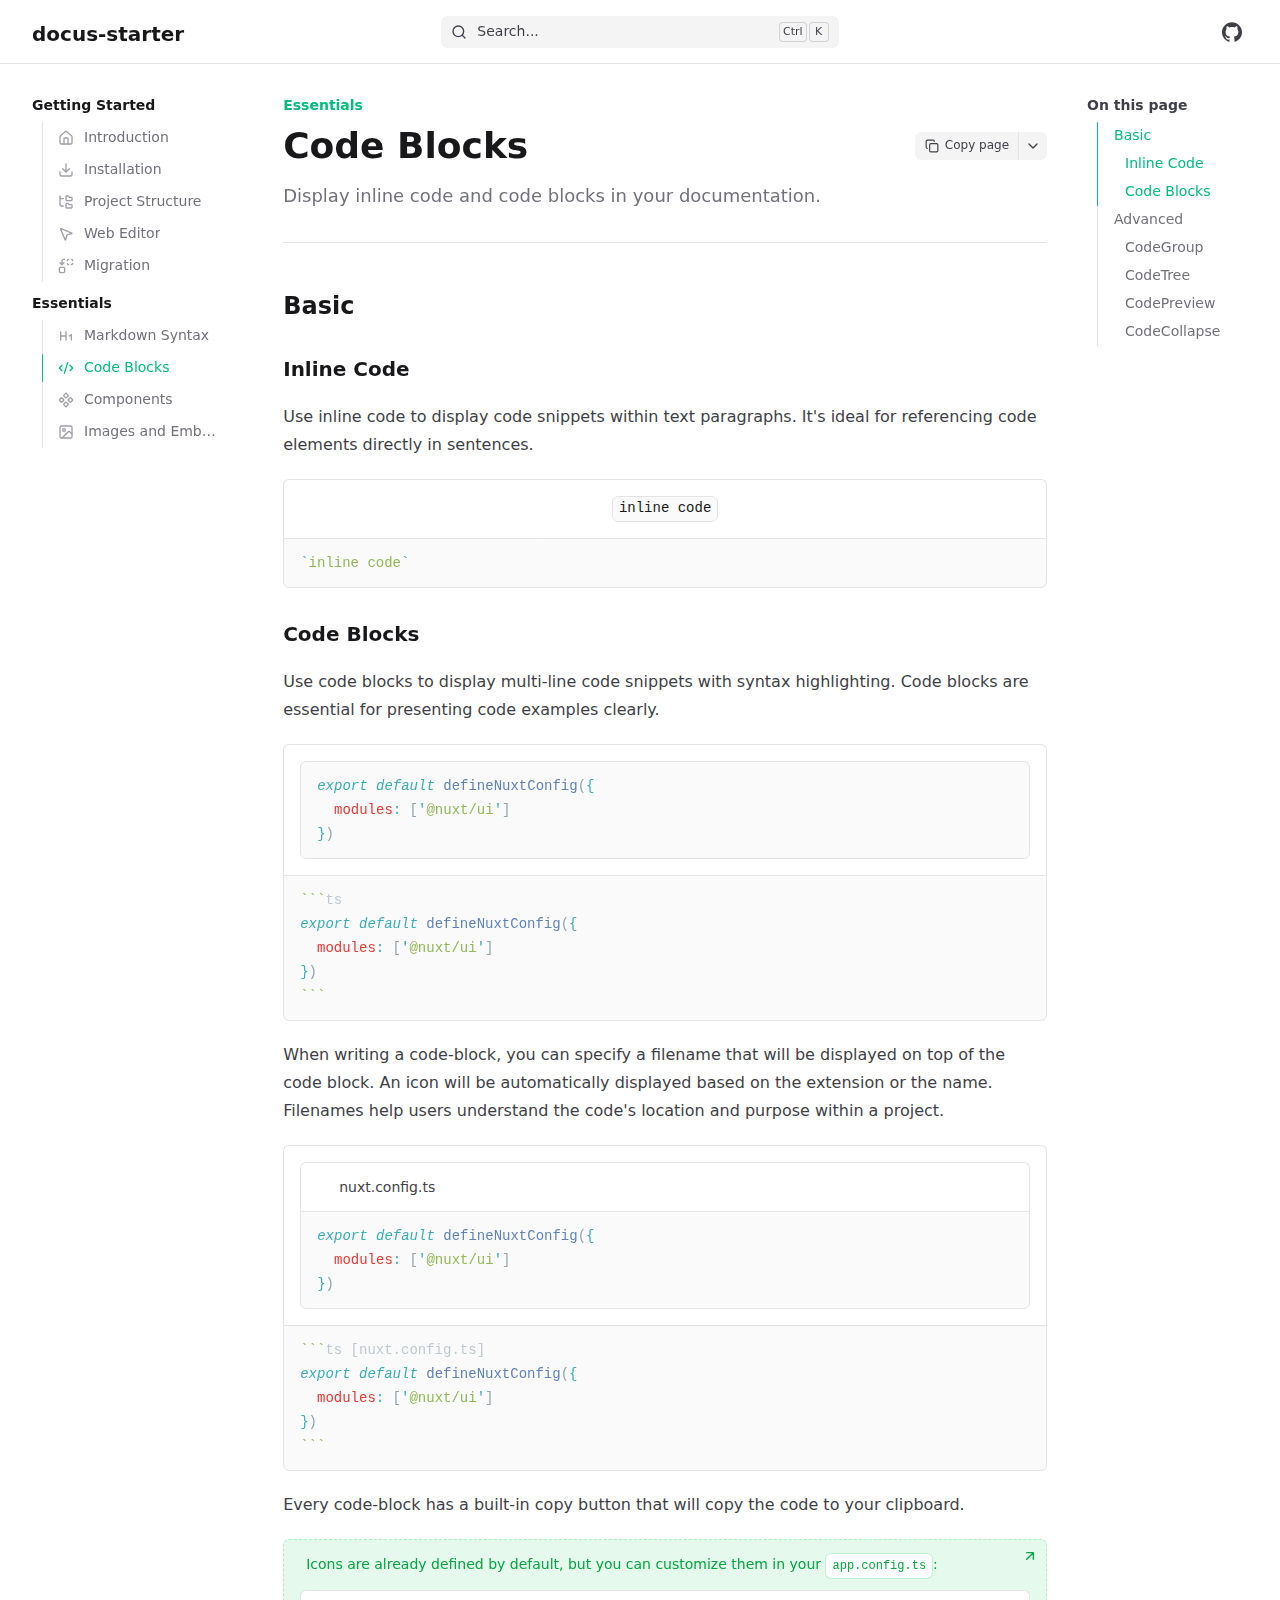
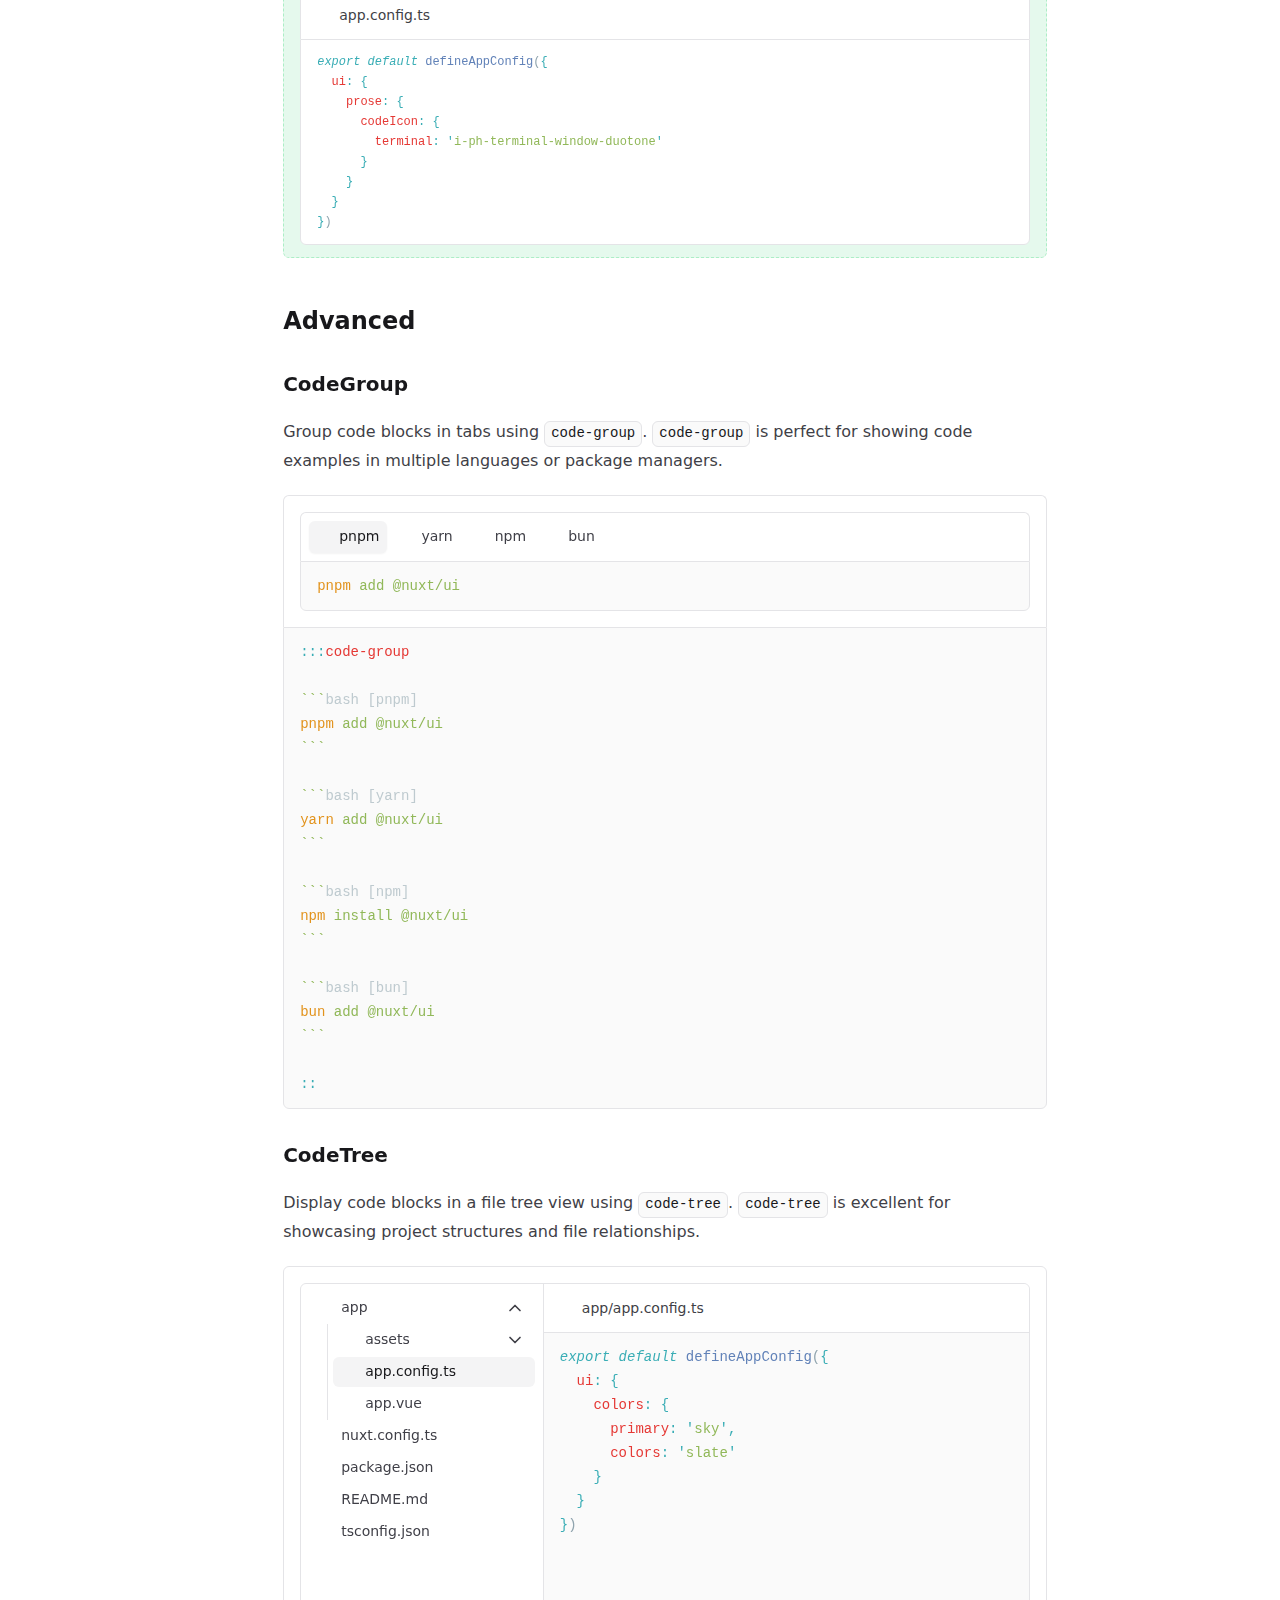
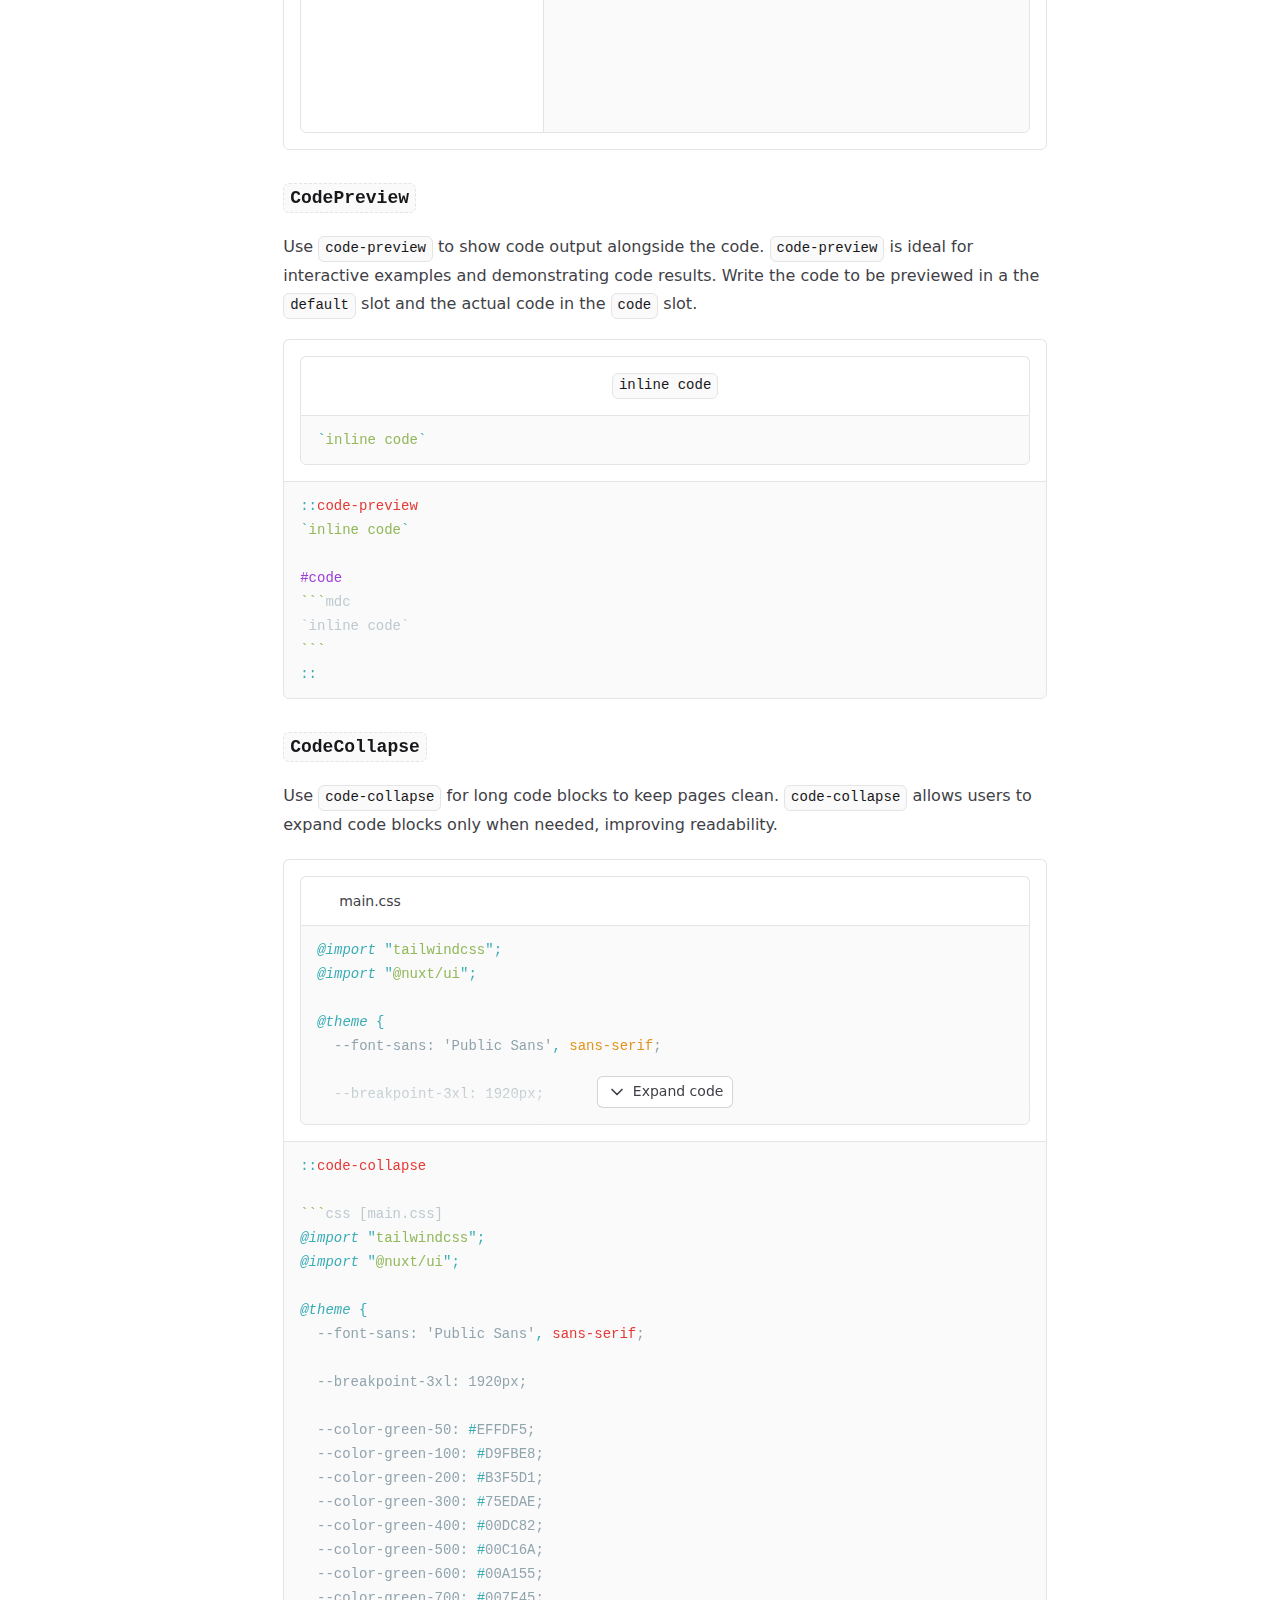
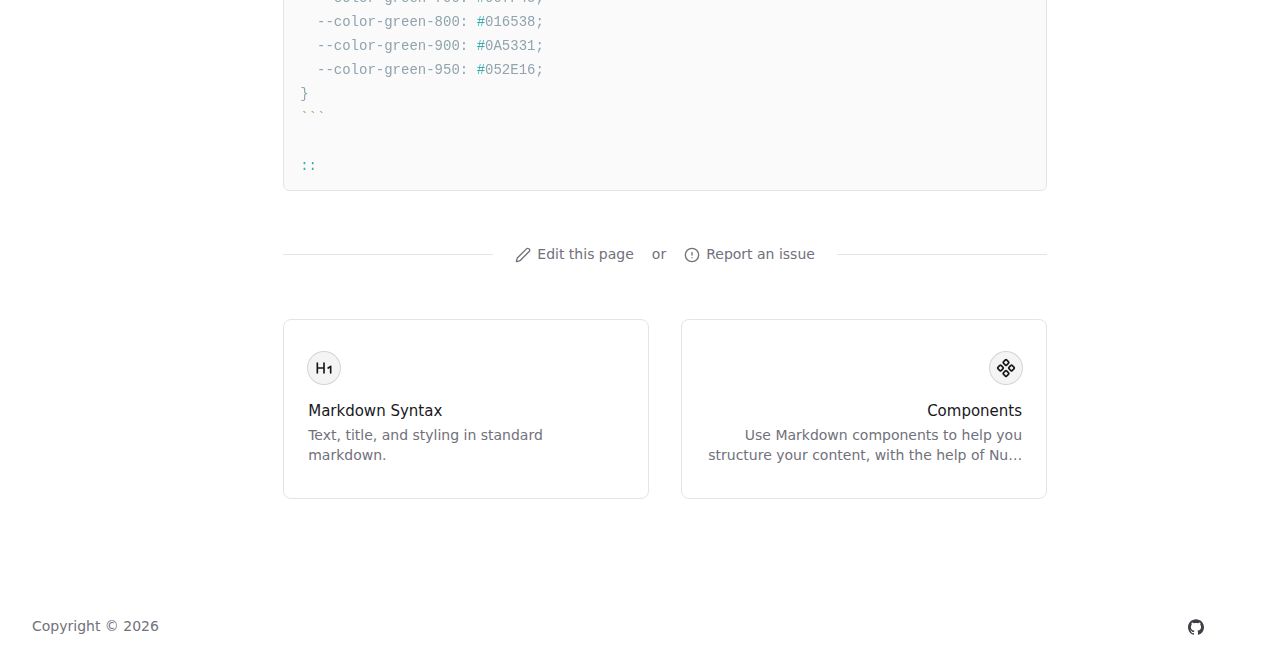
<file: essentials/code-blocks.html>
<!DOCTYPE html><html  lang="en" dir="ltr"><head><meta charset="utf-8"><meta name="viewport" content="width=device-width, initial-scale=1"><style id="nuxt-ui-colors">@layer base {
  :root {
  --ui-color-primary-50: var(--color-emerald-50, oklch(97.9% 0.021 166.113));
  --ui-color-primary-100: var(--color-emerald-100, oklch(95% 0.052 163.051));
  --ui-color-primary-200: var(--color-emerald-200, oklch(90.5% 0.093 164.15));
  --ui-color-primary-300: var(--color-emerald-300, oklch(84.5% 0.143 164.978));
  --ui-color-primary-400: var(--color-emerald-400, oklch(76.5% 0.177 163.223));
  --ui-color-primary-500: var(--color-emerald-500, oklch(69.6% 0.17 162.48));
  --ui-color-primary-600: var(--color-emerald-600, oklch(59.6% 0.145 163.225));
  --ui-color-primary-700: var(--color-emerald-700, oklch(50.8% 0.118 165.612));
  --ui-color-primary-800: var(--color-emerald-800, oklch(43.2% 0.095 166.913));
  --ui-color-primary-900: var(--color-emerald-900, oklch(37.8% 0.077 168.94));
  --ui-color-primary-950: var(--color-emerald-950, oklch(26.2% 0.051 172.552));
  --ui-color-secondary-50: var(--color-blue-50, oklch(97% 0.014 254.604));
  --ui-color-secondary-100: var(--color-blue-100, oklch(93.2% 0.032 255.585));
  --ui-color-secondary-200: var(--color-blue-200, oklch(88.2% 0.059 254.128));
  --ui-color-secondary-300: var(--color-blue-300, oklch(80.9% 0.105 251.813));
  --ui-color-secondary-400: var(--color-blue-400, oklch(70.7% 0.165 254.624));
  --ui-color-secondary-500: var(--color-blue-500, oklch(62.3% 0.214 259.815));
  --ui-color-secondary-600: var(--color-blue-600, oklch(54.6% 0.245 262.881));
  --ui-color-secondary-700: var(--color-blue-700, oklch(48.8% 0.243 264.376));
  --ui-color-secondary-800: var(--color-blue-800, oklch(42.4% 0.199 265.638));
  --ui-color-secondary-900: var(--color-blue-900, oklch(37.9% 0.146 265.522));
  --ui-color-secondary-950: var(--color-blue-950, oklch(28.2% 0.091 267.935));
  --ui-color-success-50: var(--color-green-50, oklch(98.2% 0.018 155.826));
  --ui-color-success-100: var(--color-green-100, oklch(96.2% 0.044 156.743));
  --ui-color-success-200: var(--color-green-200, oklch(92.5% 0.084 155.995));
  --ui-color-success-300: var(--color-green-300, oklch(87.1% 0.15 154.449));
  --ui-color-success-400: var(--color-green-400, oklch(79.2% 0.209 151.711));
  --ui-color-success-500: var(--color-green-500, oklch(72.3% 0.219 149.579));
  --ui-color-success-600: var(--color-green-600, oklch(62.7% 0.194 149.214));
  --ui-color-success-700: var(--color-green-700, oklch(52.7% 0.154 150.069));
  --ui-color-success-800: var(--color-green-800, oklch(44.8% 0.119 151.328));
  --ui-color-success-900: var(--color-green-900, oklch(39.3% 0.095 152.535));
  --ui-color-success-950: var(--color-green-950, oklch(26.6% 0.065 152.934));
  --ui-color-info-50: var(--color-blue-50, oklch(97% 0.014 254.604));
  --ui-color-info-100: var(--color-blue-100, oklch(93.2% 0.032 255.585));
  --ui-color-info-200: var(--color-blue-200, oklch(88.2% 0.059 254.128));
  --ui-color-info-300: var(--color-blue-300, oklch(80.9% 0.105 251.813));
  --ui-color-info-400: var(--color-blue-400, oklch(70.7% 0.165 254.624));
  --ui-color-info-500: var(--color-blue-500, oklch(62.3% 0.214 259.815));
  --ui-color-info-600: var(--color-blue-600, oklch(54.6% 0.245 262.881));
  --ui-color-info-700: var(--color-blue-700, oklch(48.8% 0.243 264.376));
  --ui-color-info-800: var(--color-blue-800, oklch(42.4% 0.199 265.638));
  --ui-color-info-900: var(--color-blue-900, oklch(37.9% 0.146 265.522));
  --ui-color-info-950: var(--color-blue-950, oklch(28.2% 0.091 267.935));
  --ui-color-warning-50: var(--color-yellow-50, oklch(98.7% 0.026 102.212));
  --ui-color-warning-100: var(--color-yellow-100, oklch(97.3% 0.071 103.193));
  --ui-color-warning-200: var(--color-yellow-200, oklch(94.5% 0.129 101.54));
  --ui-color-warning-300: var(--color-yellow-300, oklch(90.5% 0.182 98.111));
  --ui-color-warning-400: var(--color-yellow-400, oklch(85.2% 0.199 91.936));
  --ui-color-warning-500: var(--color-yellow-500, oklch(79.5% 0.184 86.047));
  --ui-color-warning-600: var(--color-yellow-600, oklch(68.1% 0.162 75.834));
  --ui-color-warning-700: var(--color-yellow-700, oklch(55.4% 0.135 66.442));
  --ui-color-warning-800: var(--color-yellow-800, oklch(47.6% 0.114 61.907));
  --ui-color-warning-900: var(--color-yellow-900, oklch(42.1% 0.095 57.708));
  --ui-color-warning-950: var(--color-yellow-950, oklch(28.6% 0.066 53.813));
  --ui-color-error-50: var(--color-red-50, oklch(97.1% 0.013 17.38));
  --ui-color-error-100: var(--color-red-100, oklch(93.6% 0.032 17.717));
  --ui-color-error-200: var(--color-red-200, oklch(88.5% 0.062 18.334));
  --ui-color-error-300: var(--color-red-300, oklch(80.8% 0.114 19.571));
  --ui-color-error-400: var(--color-red-400, oklch(70.4% 0.191 22.216));
  --ui-color-error-500: var(--color-red-500, oklch(63.7% 0.237 25.331));
  --ui-color-error-600: var(--color-red-600, oklch(57.7% 0.245 27.325));
  --ui-color-error-700: var(--color-red-700, oklch(50.5% 0.213 27.518));
  --ui-color-error-800: var(--color-red-800, oklch(44.4% 0.177 26.899));
  --ui-color-error-900: var(--color-red-900, oklch(39.6% 0.141 25.723));
  --ui-color-error-950: var(--color-red-950, oklch(25.8% 0.092 26.042));
  --ui-color-neutral-50: var(--color-zinc-50, oklch(98.5% 0 0));
  --ui-color-neutral-100: var(--color-zinc-100, oklch(96.7% 0.001 286.375));
  --ui-color-neutral-200: var(--color-zinc-200, oklch(92% 0.004 286.32));
  --ui-color-neutral-300: var(--color-zinc-300, oklch(87.1% 0.006 286.286));
  --ui-color-neutral-400: var(--color-zinc-400, oklch(70.5% 0.015 286.067));
  --ui-color-neutral-500: var(--color-zinc-500, oklch(55.2% 0.016 285.938));
  --ui-color-neutral-600: var(--color-zinc-600, oklch(44.2% 0.017 285.786));
  --ui-color-neutral-700: var(--color-zinc-700, oklch(37% 0.013 285.805));
  --ui-color-neutral-800: var(--color-zinc-800, oklch(27.4% 0.006 286.033));
  --ui-color-neutral-900: var(--color-zinc-900, oklch(21% 0.006 285.885));
  --ui-color-neutral-950: var(--color-zinc-950, oklch(14.1% 0.005 285.823));
  }
  :root, .light {
  --ui-primary: var(--ui-color-primary-500);
  --ui-secondary: var(--ui-color-secondary-500);
  --ui-success: var(--ui-color-success-500);
  --ui-info: var(--ui-color-info-500);
  --ui-warning: var(--ui-color-warning-500);
  --ui-error: var(--ui-color-error-500);
  }
  .dark {
  --ui-primary: var(--ui-color-primary-400);
  --ui-secondary: var(--ui-color-secondary-400);
  --ui-success: var(--ui-color-success-400);
  --ui-info: var(--ui-color-info-400);
  --ui-warning: var(--ui-color-warning-400);
  --ui-error: var(--ui-color-error-400);
  }
}</style><script type="importmap">{"imports":{"#entry":"/_nuxt/Cw0jDqBl.js"}}</script><title>Code Blocks - docus-starter</title><style>/*! tailwindcss v4.1.13 | MIT License | https://tailwindcss.com */.shiki span.line{display:block}.shiki span.line.highlight{background-color:var(--ui-bg-accented);margin:0 -16px;padding:0 16px}@supports (color:color-mix(in lab,red,red)){.shiki span.line.highlight{background-color:color-mix(in oklab,var(--ui-bg-accented)50%,transparent)}}</style><link rel="stylesheet" href="/_nuxt/entry.CTtLAxfM.css" crossorigin><style>@layer components {:where(.i-lucide\:alert-circle){display:inline-block;width:1em;height:1em;background-color:currentColor;-webkit-mask-image:var(--svg);mask-image:var(--svg);-webkit-mask-repeat:no-repeat;mask-repeat:no-repeat;-webkit-mask-size:100% 100%;mask-size:100% 100%;--svg:url("data:image/svg+xml,%3Csvg xmlns='http://www.w3.org/2000/svg' viewBox='0 0 24 24' width='24' height='24'%3E%3Cg fill='none' stroke='black' stroke-linecap='round' stroke-linejoin='round' stroke-width='2'%3E%3Ccircle cx='12' cy='12' r='10'/%3E%3Cpath d='M12 8v4m0 4h.01'/%3E%3C/g%3E%3C/svg%3E")}:where(.i-lucide\:arrow-up-right){display:inline-block;width:1em;height:1em;background-color:currentColor;-webkit-mask-image:var(--svg);mask-image:var(--svg);-webkit-mask-repeat:no-repeat;mask-repeat:no-repeat;-webkit-mask-size:100% 100%;mask-size:100% 100%;--svg:url("data:image/svg+xml,%3Csvg xmlns='http://www.w3.org/2000/svg' viewBox='0 0 24 24' width='24' height='24'%3E%3Cpath fill='none' stroke='black' stroke-linecap='round' stroke-linejoin='round' stroke-width='2' d='M7 7h10v10M7 17L17 7'/%3E%3C/svg%3E")}:where(.i-lucide\:chevron-down){display:inline-block;width:1em;height:1em;background-color:currentColor;-webkit-mask-image:var(--svg);mask-image:var(--svg);-webkit-mask-repeat:no-repeat;mask-repeat:no-repeat;-webkit-mask-size:100% 100%;mask-size:100% 100%;--svg:url("data:image/svg+xml,%3Csvg xmlns='http://www.w3.org/2000/svg' viewBox='0 0 24 24' width='24' height='24'%3E%3Cpath fill='none' stroke='black' stroke-linecap='round' stroke-linejoin='round' stroke-width='2' d='m6 9l6 6l6-6'/%3E%3C/svg%3E")}:where(.i-lucide\:code-xml){display:inline-block;width:1em;height:1em;background-color:currentColor;-webkit-mask-image:var(--svg);mask-image:var(--svg);-webkit-mask-repeat:no-repeat;mask-repeat:no-repeat;-webkit-mask-size:100% 100%;mask-size:100% 100%;--svg:url("data:image/svg+xml,%3Csvg xmlns='http://www.w3.org/2000/svg' viewBox='0 0 24 24' width='24' height='24'%3E%3Cpath fill='none' stroke='black' stroke-linecap='round' stroke-linejoin='round' stroke-width='2' d='m18 16l4-4l-4-4M6 8l-4 4l4 4m8.5-12l-5 16'/%3E%3C/svg%3E")}:where(.i-lucide\:component){display:inline-block;width:1em;height:1em;background-color:currentColor;-webkit-mask-image:var(--svg);mask-image:var(--svg);-webkit-mask-repeat:no-repeat;mask-repeat:no-repeat;-webkit-mask-size:100% 100%;mask-size:100% 100%;--svg:url("data:image/svg+xml,%3Csvg xmlns='http://www.w3.org/2000/svg' viewBox='0 0 24 24' width='24' height='24'%3E%3Cpath fill='none' stroke='black' stroke-linecap='round' stroke-linejoin='round' stroke-width='2' d='M15.536 11.293a1 1 0 0 0 0 1.414l2.376 2.377a1 1 0 0 0 1.414 0l2.377-2.377a1 1 0 0 0 0-1.414l-2.377-2.377a1 1 0 0 0-1.414 0zm-13.239 0a1 1 0 0 0 0 1.414l2.377 2.377a1 1 0 0 0 1.414 0l2.377-2.377a1 1 0 0 0 0-1.414L6.088 8.916a1 1 0 0 0-1.414 0zm6.619 6.619a1 1 0 0 0 0 1.415l2.377 2.376a1 1 0 0 0 1.414 0l2.377-2.376a1 1 0 0 0 0-1.415l-2.377-2.376a1 1 0 0 0-1.414 0zm0-13.238a1 1 0 0 0 0 1.414l2.377 2.376a1 1 0 0 0 1.414 0l2.377-2.376a1 1 0 0 0 0-1.414l-2.377-2.377a1 1 0 0 0-1.414 0z'/%3E%3C/svg%3E")}:where(.i-lucide\:copy){display:inline-block;width:1em;height:1em;background-color:currentColor;-webkit-mask-image:var(--svg);mask-image:var(--svg);-webkit-mask-repeat:no-repeat;mask-repeat:no-repeat;-webkit-mask-size:100% 100%;mask-size:100% 100%;--svg:url("data:image/svg+xml,%3Csvg xmlns='http://www.w3.org/2000/svg' viewBox='0 0 24 24' width='24' height='24'%3E%3Cg fill='none' stroke='black' stroke-linecap='round' stroke-linejoin='round' stroke-width='2'%3E%3Crect width='14' height='14' x='8' y='8' rx='2' ry='2'/%3E%3Cpath d='M4 16c-1.1 0-2-.9-2-2V4c0-1.1.9-2 2-2h10c1.1 0 2 .9 2 2'/%3E%3C/g%3E%3C/svg%3E")}:where(.i-lucide\:download){display:inline-block;width:1em;height:1em;background-color:currentColor;-webkit-mask-image:var(--svg);mask-image:var(--svg);-webkit-mask-repeat:no-repeat;mask-repeat:no-repeat;-webkit-mask-size:100% 100%;mask-size:100% 100%;--svg:url("data:image/svg+xml,%3Csvg xmlns='http://www.w3.org/2000/svg' viewBox='0 0 24 24' width='24' height='24'%3E%3Cg fill='none' stroke='black' stroke-linecap='round' stroke-linejoin='round' stroke-width='2'%3E%3Cpath d='M12 15V3m9 12v4a2 2 0 0 1-2 2H5a2 2 0 0 1-2-2v-4'/%3E%3Cpath d='m7 10l5 5l5-5'/%3E%3C/g%3E%3C/svg%3E")}:where(.i-lucide\:folder-tree){display:inline-block;width:1em;height:1em;background-color:currentColor;-webkit-mask-image:var(--svg);mask-image:var(--svg);-webkit-mask-repeat:no-repeat;mask-repeat:no-repeat;-webkit-mask-size:100% 100%;mask-size:100% 100%;--svg:url("data:image/svg+xml,%3Csvg xmlns='http://www.w3.org/2000/svg' viewBox='0 0 24 24' width='24' height='24'%3E%3Cg fill='none' stroke='black' stroke-linecap='round' stroke-linejoin='round' stroke-width='2'%3E%3Cpath d='M20 10a1 1 0 0 0 1-1V6a1 1 0 0 0-1-1h-2.5a1 1 0 0 1-.8-.4l-.9-1.2A1 1 0 0 0 15 3h-2a1 1 0 0 0-1 1v5a1 1 0 0 0 1 1Zm0 11a1 1 0 0 0 1-1v-3a1 1 0 0 0-1-1h-2.9a1 1 0 0 1-.88-.55l-.42-.85a1 1 0 0 0-.92-.6H13a1 1 0 0 0-1 1v5a1 1 0 0 0 1 1ZM3 5a2 2 0 0 0 2 2h3'/%3E%3Cpath d='M3 3v13a2 2 0 0 0 2 2h3'/%3E%3C/g%3E%3C/svg%3E")}:where(.i-lucide\:hash){display:inline-block;width:1em;height:1em;background-color:currentColor;-webkit-mask-image:var(--svg);mask-image:var(--svg);-webkit-mask-repeat:no-repeat;mask-repeat:no-repeat;-webkit-mask-size:100% 100%;mask-size:100% 100%;--svg:url("data:image/svg+xml,%3Csvg xmlns='http://www.w3.org/2000/svg' viewBox='0 0 24 24' width='24' height='24'%3E%3Cpath fill='none' stroke='black' stroke-linecap='round' stroke-linejoin='round' stroke-width='2' d='M4 9h16M4 15h16M10 3L8 21m8-18l-2 18'/%3E%3C/svg%3E")}:where(.i-lucide\:heading-1){display:inline-block;width:1em;height:1em;background-color:currentColor;-webkit-mask-image:var(--svg);mask-image:var(--svg);-webkit-mask-repeat:no-repeat;mask-repeat:no-repeat;-webkit-mask-size:100% 100%;mask-size:100% 100%;--svg:url("data:image/svg+xml,%3Csvg xmlns='http://www.w3.org/2000/svg' viewBox='0 0 24 24' width='24' height='24'%3E%3Cpath fill='none' stroke='black' stroke-linecap='round' stroke-linejoin='round' stroke-width='2' d='M4 12h8m-8 6V6m8 12V6m5 6l3-2v8'/%3E%3C/svg%3E")}:where(.i-lucide\:house){display:inline-block;width:1em;height:1em;background-color:currentColor;-webkit-mask-image:var(--svg);mask-image:var(--svg);-webkit-mask-repeat:no-repeat;mask-repeat:no-repeat;-webkit-mask-size:100% 100%;mask-size:100% 100%;--svg:url("data:image/svg+xml,%3Csvg xmlns='http://www.w3.org/2000/svg' viewBox='0 0 24 24' width='24' height='24'%3E%3Cg fill='none' stroke='black' stroke-linecap='round' stroke-linejoin='round' stroke-width='2'%3E%3Cpath d='M15 21v-8a1 1 0 0 0-1-1h-4a1 1 0 0 0-1 1v8'/%3E%3Cpath d='M3 10a2 2 0 0 1 .709-1.528l7-6a2 2 0 0 1 2.582 0l7 6A2 2 0 0 1 21 10v9a2 2 0 0 1-2 2H5a2 2 0 0 1-2-2z'/%3E%3C/g%3E%3C/svg%3E")}:where(.i-lucide\:image){display:inline-block;width:1em;height:1em;background-color:currentColor;-webkit-mask-image:var(--svg);mask-image:var(--svg);-webkit-mask-repeat:no-repeat;mask-repeat:no-repeat;-webkit-mask-size:100% 100%;mask-size:100% 100%;--svg:url("data:image/svg+xml,%3Csvg xmlns='http://www.w3.org/2000/svg' viewBox='0 0 24 24' width='24' height='24'%3E%3Cg fill='none' stroke='black' stroke-linecap='round' stroke-linejoin='round' stroke-width='2'%3E%3Crect width='18' height='18' x='3' y='3' rx='2' ry='2'/%3E%3Ccircle cx='9' cy='9' r='2'/%3E%3Cpath d='m21 15l-3.086-3.086a2 2 0 0 0-2.828 0L6 21'/%3E%3C/g%3E%3C/svg%3E")}:where(.i-lucide\:mouse-pointer-2){display:inline-block;width:1em;height:1em;background-color:currentColor;-webkit-mask-image:var(--svg);mask-image:var(--svg);-webkit-mask-repeat:no-repeat;mask-repeat:no-repeat;-webkit-mask-size:100% 100%;mask-size:100% 100%;--svg:url("data:image/svg+xml,%3Csvg xmlns='http://www.w3.org/2000/svg' viewBox='0 0 24 24' width='24' height='24'%3E%3Cpath fill='none' stroke='black' stroke-linecap='round' stroke-linejoin='round' stroke-width='2' d='M4.037 4.688a.495.495 0 0 1 .651-.651l16 6.5a.5.5 0 0 1-.063.947l-6.124 1.58a2 2 0 0 0-1.438 1.435l-1.579 6.126a.5.5 0 0 1-.947.063z'/%3E%3C/svg%3E")}:where(.i-lucide\:pen){display:inline-block;width:1em;height:1em;background-color:currentColor;-webkit-mask-image:var(--svg);mask-image:var(--svg);-webkit-mask-repeat:no-repeat;mask-repeat:no-repeat;-webkit-mask-size:100% 100%;mask-size:100% 100%;--svg:url("data:image/svg+xml,%3Csvg xmlns='http://www.w3.org/2000/svg' viewBox='0 0 24 24' width='24' height='24'%3E%3Cpath fill='none' stroke='black' stroke-linecap='round' stroke-linejoin='round' stroke-width='2' d='M21.174 6.812a1 1 0 0 0-3.986-3.987L3.842 16.174a2 2 0 0 0-.5.83l-1.321 4.352a.5.5 0 0 0 .623.622l4.353-1.32a2 2 0 0 0 .83-.497z'/%3E%3C/svg%3E")}:where(.i-lucide\:replace){display:inline-block;width:1em;height:1em;background-color:currentColor;-webkit-mask-image:var(--svg);mask-image:var(--svg);-webkit-mask-repeat:no-repeat;mask-repeat:no-repeat;-webkit-mask-size:100% 100%;mask-size:100% 100%;--svg:url("data:image/svg+xml,%3Csvg xmlns='http://www.w3.org/2000/svg' viewBox='0 0 24 24' width='24' height='24'%3E%3Cg fill='none' stroke='black' stroke-linecap='round' stroke-linejoin='round' stroke-width='2'%3E%3Cpath d='M14 4a2 2 0 0 1 2-2m0 8a2 2 0 0 1-2-2m6-6a2 2 0 0 1 2 2m0 4a2 2 0 0 1-2 2M3 7l3 3l3-3'/%3E%3Cpath d='M6 10V5a3 3 0 0 1 3-3h1'/%3E%3Crect width='8' height='8' x='2' y='14' rx='2'/%3E%3C/g%3E%3C/svg%3E")}:where(.i-lucide\:search){display:inline-block;width:1em;height:1em;background-color:currentColor;-webkit-mask-image:var(--svg);mask-image:var(--svg);-webkit-mask-repeat:no-repeat;mask-repeat:no-repeat;-webkit-mask-size:100% 100%;mask-size:100% 100%;--svg:url("data:image/svg+xml,%3Csvg xmlns='http://www.w3.org/2000/svg' viewBox='0 0 24 24' width='24' height='24'%3E%3Cg fill='none' stroke='black' stroke-linecap='round' stroke-linejoin='round' stroke-width='2'%3E%3Cpath d='m21 21l-4.34-4.34'/%3E%3Ccircle cx='11' cy='11' r='8'/%3E%3C/g%3E%3C/svg%3E")}:where(.i-simple-icons\:github){display:inline-block;width:1em;height:1em;background-color:currentColor;-webkit-mask-image:var(--svg);mask-image:var(--svg);-webkit-mask-repeat:no-repeat;mask-repeat:no-repeat;-webkit-mask-size:100% 100%;mask-size:100% 100%;--svg:url("data:image/svg+xml,%3Csvg xmlns='http://www.w3.org/2000/svg' viewBox='0 0 24 24' width='24' height='24'%3E%3Cpath fill='black' d='M12 .297c-6.63 0-12 5.373-12 12c0 5.303 3.438 9.8 8.205 11.385c.6.113.82-.258.82-.577c0-.285-.01-1.04-.015-2.04c-3.338.724-4.042-1.61-4.042-1.61C4.422 18.07 3.633 17.7 3.633 17.7c-1.087-.744.084-.729.084-.729c1.205.084 1.838 1.236 1.838 1.236c1.07 1.835 2.809 1.305 3.495.998c.108-.776.417-1.305.76-1.605c-2.665-.3-5.466-1.332-5.466-5.93c0-1.31.465-2.38 1.235-3.22c-.135-.303-.54-1.523.105-3.176c0 0 1.005-.322 3.3 1.23c.96-.267 1.98-.399 3-.405c1.02.006 2.04.138 3 .405c2.28-1.552 3.285-1.23 3.285-1.23c.645 1.653.24 2.873.12 3.176c.765.84 1.23 1.91 1.23 3.22c0 4.61-2.805 5.625-5.475 5.92c.42.36.81 1.096.81 2.22c0 1.606-.015 2.896-.015 3.286c0 .315.21.69.825.57C20.565 22.092 24 17.592 24 12.297c0-6.627-5.373-12-12-12'/%3E%3C/svg%3E")}}</style><link rel="preload" as="fetch" crossorigin="anonymous" href="/essentials/code-blocks/_payload.json?36274c3b-7b44-4a5d-a80c-6942f8658660"><link rel="modulepreload" as="script" crossorigin href="/_nuxt/Cw0jDqBl.js"><link rel="modulepreload" as="script" crossorigin href="/_nuxt/BpH6akjA.js"><link rel="modulepreload" as="script" crossorigin href="/_nuxt/DbtlJOqV.js"><link rel="modulepreload" as="script" crossorigin href="/_nuxt/CePV0pSb.js"><link rel="modulepreload" as="script" crossorigin href="/_nuxt/CWzI3TbW.js"><link rel="modulepreload" as="script" crossorigin href="/_nuxt/BN_7HF1G.js"><link rel="modulepreload" as="script" crossorigin href="/_nuxt/DpCTlY-H.js"><link rel="modulepreload" as="script" crossorigin href="/_nuxt/DCscFIK0.js"><link rel="modulepreload" as="script" crossorigin href="/_nuxt/Cfu7gret.js"><link rel="modulepreload" as="script" crossorigin href="/_nuxt/B1GBR3yP.js"><link rel="modulepreload" as="script" crossorigin href="/_nuxt/DWoyacC4.js"><link rel="modulepreload" as="script" crossorigin href="/_nuxt/B0lfVkMO.js"><link rel="modulepreload" as="script" crossorigin href="/_nuxt/Du62FfiF.js"><link rel="modulepreload" as="script" crossorigin href="/_nuxt/BJ8Rr5b9.js"><link rel="modulepreload" as="script" crossorigin href="/_nuxt/tijRrzkl.js"><link rel="modulepreload" as="script" crossorigin href="/_nuxt/i2p3OsXi.js"><link rel="modulepreload" as="script" crossorigin href="/_nuxt/DZCLdZYL.js"><link rel="modulepreload" as="script" crossorigin href="/_nuxt/BMZYn9rl.js"><link rel="modulepreload" as="script" crossorigin href="/_nuxt/C-nwJn4m.js"><link rel="modulepreload" as="script" crossorigin href="/_nuxt/mLGy_Zrl.js"><link rel="modulepreload" as="script" crossorigin href="/_nuxt/lDCt5PN4.js"><link rel="modulepreload" as="script" crossorigin href="/_nuxt/B3xoavPd.js"><link rel="preload" as="fetch" fetchpriority="low" crossorigin="anonymous" href="/_nuxt/builds/meta/36274c3b-7b44-4a5d-a80c-6942f8658660.json"><link rel="prefetch" as="style" crossorigin href="/_nuxt/index.BwTBaIXH.css"><link rel="prefetch" as="script" crossorigin href="/_nuxt/CDGLoiVN.js"><link rel="prefetch" as="script" crossorigin href="/_nuxt/CusHSXvX.js"><link rel="prefetch" as="script" crossorigin href="/_nuxt/x2qOVow4.js"><meta property="og:image" content="/__og-image__/static/essentials/code-blocks/og.png"><meta property="og:image:type" content="image/png"><meta name="twitter:card" content="summary_large_image"><meta name="twitter:image" content="/__og-image__/static/essentials/code-blocks/og.png"><meta name="twitter:image:src" content="/__og-image__/static/essentials/code-blocks/og.png"><meta property="og:image:width" content="1200"><meta name="twitter:image:width" content="1200"><meta property="og:image:height" content="600"><meta name="twitter:image:height" content="600"><meta name="robots" content="index, follow, max-image-preview:large, max-snippet:-1, max-video-preview:-1"><link rel="icon" href="/favicon.ico"><meta name="description" content="Display inline code and code blocks in your documentation."><meta property="og:site_name" content="docus-starter"><meta property="og:title" content="Code Blocks"><meta property="og:description" content="Display inline code and code blocks in your documentation."><script type="module" src="/_nuxt/Cw0jDqBl.js" crossorigin></script><script>"use strict";(()=>{const t=window,e=document.documentElement,c=["dark","light"],n=getStorageValue("localStorage","nuxt-color-mode")||"system";let i=n==="system"?u():n;const r=e.getAttribute("data-color-mode-forced");r&&(i=r),l(i),t["__NUXT_COLOR_MODE__"]={preference:n,value:i,getColorScheme:u,addColorScheme:l,removeColorScheme:d};function l(o){const s=""+o+"",a="";e.classList?e.classList.add(s):e.className+=" "+s,a&&e.setAttribute("data-"+a,o)}function d(o){const s=""+o+"",a="";e.classList?e.classList.remove(s):e.className=e.className.replace(new RegExp(s,"g"),""),a&&e.removeAttribute("data-"+a)}function f(o){return t.matchMedia("(prefers-color-scheme"+o+")")}function u(){if(t.matchMedia&&f("").media!=="not all"){for(const o of c)if(f(":"+o).matches)return o}return"light"}})();function getStorageValue(t,e){switch(t){case"localStorage":return window.localStorage.getItem(e);case"sessionStorage":return window.sessionStorage.getItem(e);case"cookie":return getCookie(e);default:return null}}function getCookie(t){const c=("; "+window.document.cookie).split("; "+t+"=");if(c.length===2)return c.pop()?.split(";").shift()}</script></head><body><div id="__nuxt" class="isolate"><!--[--><!--[--><!--[--><!--[--><!--[--><div class="nuxt-loading-indicator" style="position:fixed;top:0;right:0;left:0;pointer-events:none;width:auto;height:3px;opacity:0;background:var(--ui-primary);background-size:0% auto;transform:scaleX(0%);transform-origin:left;transition:transform 0.1s, height 0.4s, opacity 0.4s;z-index:999999;"></div><!--[--><!--[--><!----><!----><!----><header class="bg-default/75 backdrop-blur border-b border-default h-(--ui-header-height) sticky top-0 z-50"><!--[--><!--]--><div class="w-full max-w-(--ui-container) mx-auto px-4 sm:px-6 lg:px-8 flex items-center justify-between gap-3 h-full"><!--[--><div class="lg:flex-1 flex items-center gap-1.5"><!----><!--[--><a href="/" aria-label="docus-starter" class="focus-visible:outline-primary hover:text-default transition-colors shrink-0 font-bold text-xl text-highlighted flex items-end gap-1.5"><!--[--><!--[--><!--[--><span class="h-6 w-auto shrink-0">docus-starter</span><!--]--><!--]--><!--]--></a><!--]--></div><div class="hidden lg:flex flex-1"><!--[--><!--[--><!----><!--[--><!--[--><button type="button" class="rounded-md font-medium inline-flex items-center disabled:cursor-not-allowed aria-disabled:cursor-not-allowed disabled:opacity-75 aria-disabled:opacity-75 transition-colors px-2.5 py-1.5 text-sm gap-1.5 text-default bg-elevated hover:bg-accented/75 active:bg-accented/75 focus:outline-none focus-visible:bg-accented/75 disabled:bg-elevated aria-disabled:bg-elevated w-full"><!--[--><!--[--><span class="iconify i-lucide:search shrink-0 size-4 mr-1" aria-hidden="true" style=""></span><!--]--><!--[--><span class="truncate">Search...</span><!--]--><!--[--><div class="hidden lg:flex items-center gap-0.5 ms-auto"><!--[--><!--[--><kbd class="inline-flex items-center justify-center px-1 rounded-sm font-medium font-sans h-5 min-w-[20px] text-[11px] ring ring-inset ring-accented text-default bg-elevated"><!--[--> <!--]--></kbd><kbd class="inline-flex items-center justify-center px-1 rounded-sm font-medium font-sans h-5 min-w-[20px] text-[11px] ring ring-inset ring-accented text-default bg-elevated"><!--[-->K<!--]--></kbd><!--]--><!--]--></div><!--]--><!--]--></button><!--]--><!--]--><!--]--><!--]--></div><div class="flex items-center justify-end lg:flex-1 gap-1.5"><!--[--><div></div><!----><!--[--><!----><!--[--><!--[--><button type="button" aria-label="Search..." class="rounded-md font-medium inline-flex items-center disabled:cursor-not-allowed aria-disabled:cursor-not-allowed disabled:opacity-75 aria-disabled:opacity-75 transition-colors text-sm gap-1.5 text-default hover:bg-elevated active:bg-elevated focus:outline-none focus-visible:bg-elevated hover:disabled:bg-transparent dark:hover:disabled:bg-transparent hover:aria-disabled:bg-transparent dark:hover:aria-disabled:bg-transparent p-1.5 lg:hidden"><!--[--><!--[--><span class="iconify i-lucide:search shrink-0 size-5" aria-hidden="true" style=""></span><!--]--><!--[--><!----><!--]--><!--[--><!----><!--]--><!--]--></button><!--]--><!--]--><!--]--><!--[--><div class="h-8 w-8 animate-pulse bg-neutral-200 dark:bg-neutral-800 rounded-md"></div><!--]--><!--[--><!--[--><!--[--><a href="https://github.com/warrenstapleton/warren-docus" rel="noopener noreferrer" target="_blank" aria-label="GitHub" class="rounded-md font-medium inline-flex items-center disabled:cursor-not-allowed aria-disabled:cursor-not-allowed disabled:opacity-75 aria-disabled:opacity-75 transition-colors text-sm gap-1.5 text-default hover:bg-elevated active:bg-elevated focus:outline-none focus-visible:bg-elevated hover:disabled:bg-transparent dark:hover:disabled:bg-transparent hover:aria-disabled:bg-transparent dark:hover:aria-disabled:bg-transparent p-1.5"><!--[--><!--[--><span class="iconify i-simple-icons:github shrink-0 size-5" aria-hidden="true" style=""></span><!--]--><!--[--><!----><!--]--><!--[--><!----><!--]--><!--]--></a><!--]--><!--]--><!--]--><!--]--><!--[--><!--[--><!--[--><button type="button" class="rounded-md font-medium inline-flex items-center disabled:cursor-not-allowed aria-disabled:cursor-not-allowed disabled:opacity-75 aria-disabled:opacity-75 transition-colors text-xs gap-1.5 text-default hover:bg-elevated active:bg-elevated focus:outline-none focus-visible:bg-elevated hover:disabled:bg-transparent dark:hover:disabled:bg-transparent hover:aria-disabled:bg-transparent dark:hover:aria-disabled:bg-transparent p-1.5 -me-1.5 lg:hidden"><!--[--><!--[--><!----><!--]--><!--[--><svg xmlns="http://www.w3.org/2000/svg" class="size-5" viewBox="0 0 24 24" fill="none" stroke="currentColor" stroke-width="2" stroke-linecap="round" stroke-linejoin="round"><line x1="4" y1="6" x2="20" y2="6" class="outline-none"></line><line x1="4" y1="12" x2="20" y2="12" class="outline-none"></line><line x1="4" y1="18" x2="20" y2="18" class="outline-none"></line></svg><!--]--><!--[--><!----><!--]--><!--]--></button><!--]--><!--]--><!--]--></div><!--]--></div><!--[--><!--]--></header><!--[--><!----><!--v-if--><!--]--><!--]--><main class="min-h-[calc(100vh-var(--ui-header-height))]"><!--[--><div class="w-full max-w-(--ui-container) mx-auto px-4 sm:px-6 lg:px-8"><!--[--><div class="flex flex-col lg:grid lg:grid-cols-10 lg:gap-10"><aside class="hidden overflow-y-auto lg:block lg:max-h-[calc(100vh-var(--ui-header-height))] lg:sticky lg:top-(--ui-header-height) py-8 lg:ps-4 lg:-ms-4 lg:pe-6.5 lg:col-span-2"><div class="relative"><!----><!--[--><div></div><!--[--><!----><nav><ul class="isolate -mx-2.5 -mt-1.5"><!--[--><!--[--><!--[--><li data-state="open" data-orientation="vertical" class="flex flex-col data-[state=open]:mb-1.5"><!--[--><!--[--><button type="button" aria-controls aria-expanded="true" data-state="open" id="reka-accordion-trigger-v-0-0-0" data-reka-collection-item data-orientation="vertical" class="group relative w-full px-2.5 py-1.5 before:inset-y-px before:inset-x-0 flex items-center gap-1.5 text-sm before:absolute before:z-[-1] before:rounded-md focus:outline-none focus-visible:outline-none focus-visible:before:ring-inset focus-visible:before:ring-2 focus-visible:before:ring-primary text-muted hover:text-highlighted data-[state=open]:text-highlighted transition-colors font-semibold focus-visible:ring-primary"><!--[--><!--[--><!--[--><!--[--><!----><!--]--><span class="truncate"><!--[-->Getting Started<!--]--><!----></span><span class="ms-auto gap-1.5 items-center hidden"><!--[--><!----><span class="iconify i-lucide:chevron-down size-5 transform transition-transform duration-200 shrink-0 group-data-[state=open]:rotate-180" aria-hidden="true" style=""></span><!--]--></span><!--]--><!--]--><!--]--></button><div role="region" aria-labelledby="reka-accordion-trigger-v-0-0-0" data-orientation="vertical" style="--reka-accordion-content-width:var(--reka-collapsible-content-width);--reka-accordion-content-height:var(--reka-collapsible-content-height);--reka-collapsible-content-height:0px;--reka-collapsible-content-width:0px;" class="data-[state=open]:animate-[accordion-down_200ms_ease-out] data-[state=closed]:animate-[accordion-up_200ms_ease-out] overflow-hidden focus:outline-none" id="reka-collapsible-content-v-0-0-1"><!--[--><!--[--><!--[--><!----><ul class="ms-5 border-s border-default"><!--[--><!--[--><!--[--><li class="ps-1.5 -ms-px"><!--[--><a href="/getting-started/introduction" class="group relative w-full px-2.5 py-1.5 before:inset-y-px before:inset-x-0 flex items-center gap-1.5 text-sm before:absolute before:z-[-1] before:rounded-md focus:outline-none focus-visible:outline-none focus-visible:before:ring-inset focus-visible:before:ring-2 focus-visible:before:ring-primary text-muted after:absolute after:-left-1.5 after:inset-y-0.5 after:block after:w-px after:rounded-full after:transition-colors hover:text-highlighted data-[state=open]:text-highlighted transition-colors"><!--[--><!--[--><!--[--><span class="iconify i-lucide:house shrink-0 size-4 mr-1 text-dimmed group-hover:text-default group-data-[state=open]:text-default transition-colors" aria-hidden="true" style=""></span><!--]--><span class="truncate"><!--[-->Introduction<!--]--><!----></span><!----><!--]--><!--]--></a><!--]--></li><!--]--><!--[--><li class="ps-1.5 -ms-px"><!--[--><a href="/getting-started/installation" class="group relative w-full px-2.5 py-1.5 before:inset-y-px before:inset-x-0 flex items-center gap-1.5 text-sm before:absolute before:z-[-1] before:rounded-md focus:outline-none focus-visible:outline-none focus-visible:before:ring-inset focus-visible:before:ring-2 focus-visible:before:ring-primary text-muted after:absolute after:-left-1.5 after:inset-y-0.5 after:block after:w-px after:rounded-full after:transition-colors hover:text-highlighted data-[state=open]:text-highlighted transition-colors"><!--[--><!--[--><!--[--><span class="iconify i-lucide:download shrink-0 size-4 mr-1 text-dimmed group-hover:text-default group-data-[state=open]:text-default transition-colors" aria-hidden="true" style=""></span><!--]--><span class="truncate"><!--[-->Installation<!--]--><!----></span><!----><!--]--><!--]--></a><!--]--></li><!--]--><!--[--><li class="ps-1.5 -ms-px"><!--[--><a href="/getting-started/project-structure" class="group relative w-full px-2.5 py-1.5 before:inset-y-px before:inset-x-0 flex items-center gap-1.5 text-sm before:absolute before:z-[-1] before:rounded-md focus:outline-none focus-visible:outline-none focus-visible:before:ring-inset focus-visible:before:ring-2 focus-visible:before:ring-primary text-muted after:absolute after:-left-1.5 after:inset-y-0.5 after:block after:w-px after:rounded-full after:transition-colors hover:text-highlighted data-[state=open]:text-highlighted transition-colors"><!--[--><!--[--><!--[--><span class="iconify i-lucide:folder-tree shrink-0 size-4 mr-1 text-dimmed group-hover:text-default group-data-[state=open]:text-default transition-colors" aria-hidden="true" style=""></span><!--]--><span class="truncate"><!--[-->Project Structure<!--]--><!----></span><!----><!--]--><!--]--></a><!--]--></li><!--]--><!--[--><li class="ps-1.5 -ms-px"><!--[--><a href="/getting-started/studio" class="group relative w-full px-2.5 py-1.5 before:inset-y-px before:inset-x-0 flex items-center gap-1.5 text-sm before:absolute before:z-[-1] before:rounded-md focus:outline-none focus-visible:outline-none focus-visible:before:ring-inset focus-visible:before:ring-2 focus-visible:before:ring-primary text-muted after:absolute after:-left-1.5 after:inset-y-0.5 after:block after:w-px after:rounded-full after:transition-colors hover:text-highlighted data-[state=open]:text-highlighted transition-colors"><!--[--><!--[--><!--[--><span class="iconify i-lucide:mouse-pointer-2 shrink-0 size-4 mr-1 text-dimmed group-hover:text-default group-data-[state=open]:text-default transition-colors" aria-hidden="true" style=""></span><!--]--><span class="truncate"><!--[-->Web Editor<!--]--><!----></span><!----><!--]--><!--]--></a><!--]--></li><!--]--><!--[--><li class="ps-1.5 -ms-px"><!--[--><a href="/getting-started/migration" class="group relative w-full px-2.5 py-1.5 before:inset-y-px before:inset-x-0 flex items-center gap-1.5 text-sm before:absolute before:z-[-1] before:rounded-md focus:outline-none focus-visible:outline-none focus-visible:before:ring-inset focus-visible:before:ring-2 focus-visible:before:ring-primary text-muted after:absolute after:-left-1.5 after:inset-y-0.5 after:block after:w-px after:rounded-full after:transition-colors hover:text-highlighted data-[state=open]:text-highlighted transition-colors"><!--[--><!--[--><!--[--><span class="iconify i-lucide:replace shrink-0 size-4 mr-1 text-dimmed group-hover:text-default group-data-[state=open]:text-default transition-colors" aria-hidden="true" style=""></span><!--]--><span class="truncate"><!--[-->Migration<!--]--><!----></span><!----><!--]--><!--]--></a><!--]--></li><!--]--><!--]--><!--]--></ul><!--]--><!--]--><!--]--></div><!--]--><!--]--></li><!--]--><!--[--><li data-state="open" data-orientation="vertical" class="flex flex-col data-[state=open]:mb-1.5"><!--[--><!--[--><button type="button" aria-controls aria-expanded="true" data-state="open" id="reka-accordion-trigger-v-0-0-2" data-reka-collection-item data-orientation="vertical" class="group relative w-full px-2.5 py-1.5 before:inset-y-px before:inset-x-0 flex items-center gap-1.5 text-sm before:absolute before:z-[-1] before:rounded-md focus:outline-none focus-visible:outline-none focus-visible:before:ring-inset focus-visible:before:ring-2 focus-visible:before:ring-primary text-muted hover:text-highlighted data-[state=open]:text-highlighted transition-colors font-semibold focus-visible:ring-primary"><!--[--><!--[--><!--[--><!--[--><!----><!--]--><span class="truncate"><!--[-->Essentials<!--]--><!----></span><span class="ms-auto gap-1.5 items-center hidden"><!--[--><!----><span class="iconify i-lucide:chevron-down size-5 transform transition-transform duration-200 shrink-0 group-data-[state=open]:rotate-180" aria-hidden="true" style=""></span><!--]--></span><!--]--><!--]--><!--]--></button><div role="region" aria-labelledby="reka-accordion-trigger-v-0-0-2" data-orientation="vertical" style="--reka-accordion-content-width:var(--reka-collapsible-content-width);--reka-accordion-content-height:var(--reka-collapsible-content-height);--reka-collapsible-content-height:0px;--reka-collapsible-content-width:0px;" class="data-[state=open]:animate-[accordion-down_200ms_ease-out] data-[state=closed]:animate-[accordion-up_200ms_ease-out] overflow-hidden focus:outline-none" id="reka-collapsible-content-v-0-0-3"><!--[--><!--[--><!--[--><!----><ul class="ms-5 border-s border-default"><!--[--><!--[--><!--[--><li class="ps-1.5 -ms-px"><!--[--><a href="/essentials/markdown-syntax" class="group relative w-full px-2.5 py-1.5 before:inset-y-px before:inset-x-0 flex items-center gap-1.5 text-sm before:absolute before:z-[-1] before:rounded-md focus:outline-none focus-visible:outline-none focus-visible:before:ring-inset focus-visible:before:ring-2 focus-visible:before:ring-primary text-muted after:absolute after:-left-1.5 after:inset-y-0.5 after:block after:w-px after:rounded-full after:transition-colors hover:text-highlighted data-[state=open]:text-highlighted transition-colors"><!--[--><!--[--><!--[--><span class="iconify i-lucide:heading-1 shrink-0 size-4 mr-1 text-dimmed group-hover:text-default group-data-[state=open]:text-default transition-colors" aria-hidden="true" style=""></span><!--]--><span class="truncate"><!--[-->Markdown Syntax<!--]--><!----></span><!----><!--]--><!--]--></a><!--]--></li><!--]--><!--[--><li class="ps-1.5 -ms-px"><!--[--><a href="/essentials/code-blocks" class="group relative w-full px-2.5 py-1.5 before:inset-y-px before:inset-x-0 flex items-center gap-1.5 text-sm before:absolute before:z-[-1] before:rounded-md focus:outline-none focus-visible:outline-none focus-visible:before:ring-inset focus-visible:before:ring-2 focus-visible:before:ring-primary font-medium after:absolute after:-left-1.5 after:inset-y-0.5 after:block after:w-px after:rounded-full after:transition-colors text-primary after:bg-primary"><!--[--><!--[--><!--[--><span class="iconify i-lucide:code-xml shrink-0 size-4 mr-1 text-primary group-data-[state=open]:text-primary" aria-hidden="true" style=""></span><!--]--><span class="truncate"><!--[-->Code Blocks<!--]--><!----></span><!----><!--]--><!--]--></a><!--]--></li><!--]--><!--[--><li class="ps-1.5 -ms-px"><!--[--><a href="/essentials/components" class="group relative w-full px-2.5 py-1.5 before:inset-y-px before:inset-x-0 flex items-center gap-1.5 text-sm before:absolute before:z-[-1] before:rounded-md focus:outline-none focus-visible:outline-none focus-visible:before:ring-inset focus-visible:before:ring-2 focus-visible:before:ring-primary text-muted after:absolute after:-left-1.5 after:inset-y-0.5 after:block after:w-px after:rounded-full after:transition-colors hover:text-highlighted data-[state=open]:text-highlighted transition-colors"><!--[--><!--[--><!--[--><span class="iconify i-lucide:component shrink-0 size-4 mr-1 text-dimmed group-hover:text-default group-data-[state=open]:text-default transition-colors" aria-hidden="true" style=""></span><!--]--><span class="truncate"><!--[-->Components<!--]--><!----></span><!----><!--]--><!--]--></a><!--]--></li><!--]--><!--[--><li class="ps-1.5 -ms-px"><!--[--><a href="/essentials/images-embeds" class="group relative w-full px-2.5 py-1.5 before:inset-y-px before:inset-x-0 flex items-center gap-1.5 text-sm before:absolute before:z-[-1] before:rounded-md focus:outline-none focus-visible:outline-none focus-visible:before:ring-inset focus-visible:before:ring-2 focus-visible:before:ring-primary text-muted after:absolute after:-left-1.5 after:inset-y-0.5 after:block after:w-px after:rounded-full after:transition-colors hover:text-highlighted data-[state=open]:text-highlighted transition-colors"><!--[--><!--[--><!--[--><span class="iconify i-lucide:image shrink-0 size-4 mr-1 text-dimmed group-hover:text-default group-data-[state=open]:text-default transition-colors" aria-hidden="true" style=""></span><!--]--><span class="truncate"><!--[-->Images and Embeds<!--]--><!----></span><!----><!--]--><!--]--></a><!--]--></li><!--]--><!--]--><!--]--></ul><!--]--><!--]--><!--]--></div><!--]--><!--]--></li><!--]--><!--]--><!--]--></ul></nav><!--]--><!--]--><!--[--><!--]--></div></aside><div class="lg:col-span-8"><!--[--><!--[--><div class="flex flex-col lg:grid lg:grid-cols-10 lg:gap-10"><!----><div class="lg:col-span-8"><!--[--><div class="relative border-b border-default py-8"><div class="mb-2.5 text-sm font-semibold text-primary flex items-center gap-1.5"><!--[-->Essentials<!--]--></div><div class=""><div class="flex lg:flex-row lg:items-center lg:justify-between gap-4 flex-row items-center flex-wrap justify-between"><h1 class="text-3xl sm:text-4xl text-pretty font-bold text-highlighted"><!--[-->Code Blocks<!--]--></h1><div class="flex flex-wrap items-center gap-1.5"><!--[--><!--[--><!--]--><div class="relative inline-flex -space-x-px"><!--[--><!--[--><!--[--><button type="button" class="rounded-md font-medium inline-flex items-center disabled:cursor-not-allowed aria-disabled:cursor-not-allowed disabled:opacity-75 aria-disabled:opacity-75 transition-colors not-only:first:rounded-e-none not-only:last:rounded-s-none not-last:not-first:rounded-none focus-visible:z-[1] px-2.5 py-1.5 text-xs gap-1.5 text-default bg-elevated hover:bg-accented/75 active:bg-accented/75 focus:outline-none focus-visible:bg-accented/75 disabled:bg-elevated aria-disabled:bg-elevated"><!--[--><!--[--><span class="iconify i-lucide:copy shrink-0 text-neutral size-3.5" aria-hidden="true" style=""></span><!--]--><!--[--><span class="truncate">Copy page</span><!--]--><!--[--><!----><!--]--><!--]--></button><!--]--><!--]--><!--[--><!--[--><!--[--><!--[--><!--[--><button type="button" id="reka-dropdown-menu-trigger-v-0-0-14-0" aria-haspopup="menu" aria-expanded="false" data-state="closed" class="rounded-md font-medium inline-flex items-center disabled:cursor-not-allowed aria-disabled:cursor-not-allowed disabled:opacity-75 aria-disabled:opacity-75 transition-colors not-only:first:rounded-e-none not-only:last:rounded-s-none not-last:not-first:rounded-none focus-visible:z-[1] text-xs gap-1.5 text-default bg-elevated hover:bg-accented/75 active:bg-accented/75 focus:outline-none focus-visible:bg-accented/75 disabled:bg-elevated aria-disabled:bg-elevated p-1.5 border-l border-muted"><!--[--><!--[--><span class="iconify i-lucide:chevron-down shrink-0 size-4" aria-hidden="true" style=""></span><!--]--><!--[--><!----><!--]--><!--[--><!----><!--]--><!--]--></button><!--]--><!--]--><!--[--><!----><!--v-if--><!--]--><!--]--><!--]--><!--]--><!--]--></div><!--]--></div></div><div class="text-lg text-pretty text-muted mt-4"><!--[-->Display inline code and code blocks in your documentation.<!--]--></div><!--[--><!--]--></div></div><div class="mt-8 pb-24 space-y-12"><!--[--><div><h2 id="basic" class="relative text-2xl text-highlighted font-bold mt-12 mb-6 scroll-mt-[calc(48px+45px+var(--ui-header-height))] lg:scroll-mt-[calc(48px+var(--ui-header-height))] [&amp;&gt;a]:focus-visible:outline-primary [&amp;&gt;a&gt;code]:border-dashed hover:[&amp;&gt;a&gt;code]:border-primary hover:[&amp;&gt;a&gt;code]:text-primary [&amp;&gt;a&gt;code]:text-xl/7 [&amp;&gt;a&gt;code]:font-bold [&amp;&gt;a&gt;code]:transition-colors"><a href="#basic" class="group lg:ps-2 lg:-ms-2"><span class="absolute -ms-8 top-1 opacity-0 group-hover:opacity-100 group-focus:opacity-100 p-1 bg-elevated hover:text-primary rounded-md hidden lg:flex text-muted transition"><span class="iconify i-lucide:hash size-4 shrink-0" aria-hidden="true" style=""></span></span><!--[-->Basic<!--]--></a></h2><h3 id="inline-code" class="relative text-xl text-highlighted font-bold mt-8 mb-3 scroll-mt-[calc(32px+45px+var(--ui-header-height))] lg:scroll-mt-[calc(32px+var(--ui-header-height))] [&amp;&gt;a]:focus-visible:outline-primary [&amp;&gt;a&gt;code]:border-dashed hover:[&amp;&gt;a&gt;code]:border-primary hover:[&amp;&gt;a&gt;code]:text-primary [&amp;&gt;a&gt;code]:text-lg/6 [&amp;&gt;a&gt;code]:font-bold [&amp;&gt;a&gt;code]:transition-colors"><a href="#inline-code" class="group lg:ps-2 lg:-ms-2"><span class="absolute -ms-8 top-0.5 opacity-0 group-hover:opacity-100 group-focus:opacity-100 p-1 bg-elevated hover:text-primary rounded-md hidden lg:flex text-muted transition"><span class="iconify i-lucide:hash size-4 shrink-0" aria-hidden="true" style=""></span></span><!--[-->Inline Code<!--]--></a></h3><p class="my-5 leading-7 text-pretty"><!--[-->Use inline code to display code snippets within text paragraphs. It&#39;s ideal for referencing code elements directly in sentences.<!--]--></p><div class="my-5 [&amp;&gt;div]:*:my-0"><div class="flex justify-center border border-muted relative p-4 rounded-md border-b-0 rounded-b-none"><!--[--><code class="px-1.5 py-0.5 text-sm font-mono font-medium rounded-md inline-block border border-muted text-highlighted bg-muted"><!--[-->inline code<!--]--></code><!--]--></div><div class="[&amp;&gt;div&gt;pre]:rounded-t-none [&amp;&gt;div]:my-0"><!--[--><div class="relative my-5 group" style=""><!----><!--[--><!--[--><button type="button" aria-label="Copy code to clipboard" tabindex="-1" class="rounded-md font-medium inline-flex items-center disabled:cursor-not-allowed aria-disabled:cursor-not-allowed disabled:opacity-75 aria-disabled:opacity-75 text-xs gap-1.5 ring ring-inset ring-accented text-default bg-default hover:bg-elevated active:bg-elevated disabled:bg-default aria-disabled:bg-default focus:outline-none focus-visible:ring-2 focus-visible:ring-inverted p-1.5 absolute top-[11px] right-[11px] lg:opacity-0 lg:group-hover:opacity-100 transition"><!--[--><!--[--><span class="iconify i-lucide:copy shrink-0 size-4" aria-hidden="true" style=""></span><!--]--><!--[--><!----><!--]--><!--[--><!----><!--]--><!--]--></button><!--]--><!--]--><pre class="group font-mono text-sm/6 border border-muted bg-muted rounded-md px-4 py-3 whitespace-pre-wrap break-words overflow-x-auto focus:outline-none language-mdc shiki shiki-themes material-theme-lighter material-theme material-theme-palenight" style=""><!--[--><code><span class="line" line="1"><span class="sMK4o">`</span><span class="sfazB">inline code</span><span class="sMK4o">`
</span></span></code><!--]--></pre></div><!--]--></div></div><h3 id="code-blocks" class="relative text-xl text-highlighted font-bold mt-8 mb-3 scroll-mt-[calc(32px+45px+var(--ui-header-height))] lg:scroll-mt-[calc(32px+var(--ui-header-height))] [&amp;&gt;a]:focus-visible:outline-primary [&amp;&gt;a&gt;code]:border-dashed hover:[&amp;&gt;a&gt;code]:border-primary hover:[&amp;&gt;a&gt;code]:text-primary [&amp;&gt;a&gt;code]:text-lg/6 [&amp;&gt;a&gt;code]:font-bold [&amp;&gt;a&gt;code]:transition-colors"><a href="#code-blocks" class="group lg:ps-2 lg:-ms-2"><span class="absolute -ms-8 top-0.5 opacity-0 group-hover:opacity-100 group-focus:opacity-100 p-1 bg-elevated hover:text-primary rounded-md hidden lg:flex text-muted transition"><span class="iconify i-lucide:hash size-4 shrink-0" aria-hidden="true" style=""></span></span><!--[-->Code Blocks<!--]--></a></h3><p class="my-5 leading-7 text-pretty"><!--[-->Use code blocks to display multi-line code snippets with syntax highlighting. Code blocks are essential for presenting code examples clearly.<!--]--></p><div class="my-5 [&amp;&gt;div]:*:my-0 [&amp;&gt;div]:*:w-full"><div class="flex justify-center border border-muted relative p-4 rounded-md border-b-0 rounded-b-none"><!--[--><div class="relative my-5 group" style=""><!----><!--[--><!--[--><button type="button" aria-label="Copy code to clipboard" tabindex="-1" class="rounded-md font-medium inline-flex items-center disabled:cursor-not-allowed aria-disabled:cursor-not-allowed disabled:opacity-75 aria-disabled:opacity-75 text-xs gap-1.5 ring ring-inset ring-accented text-default bg-default hover:bg-elevated active:bg-elevated disabled:bg-default aria-disabled:bg-default focus:outline-none focus-visible:ring-2 focus-visible:ring-inverted p-1.5 absolute top-[11px] right-[11px] lg:opacity-0 lg:group-hover:opacity-100 transition"><!--[--><!--[--><span class="iconify i-lucide:copy shrink-0 size-4" aria-hidden="true" style=""></span><!--]--><!--[--><!----><!--]--><!--[--><!----><!--]--><!--]--></button><!--]--><!--]--><pre class="group font-mono text-sm/6 border border-muted bg-muted rounded-md px-4 py-3 whitespace-pre-wrap break-words overflow-x-auto focus:outline-none language-ts shiki shiki-themes material-theme-lighter material-theme material-theme-palenight" style=""><!--[--><code><span class="line" line="1"><span class="s7zQu">export</span><span class="s7zQu"> default</span><span class="s2Zo4"> defineNuxtConfig</span><span class="sTEyZ">(</span><span class="sMK4o">{
</span></span><span class="line" line="2"><span class="swJcz">  modules</span><span class="sMK4o">:</span><span class="sTEyZ"> [</span><span class="sMK4o">&#39;</span><span class="sfazB">@nuxt/ui</span><span class="sMK4o">&#39;</span><span class="sTEyZ">]
</span></span><span class="line" line="3"><span class="sMK4o">}</span><span class="sTEyZ">)
</span></span></code><!--]--></pre></div><!--]--></div><div class="[&amp;&gt;div&gt;pre]:rounded-t-none [&amp;&gt;div]:my-0"><!--[--><div class="relative my-5 group" style=""><!----><!--[--><!--[--><button type="button" aria-label="Copy code to clipboard" tabindex="-1" class="rounded-md font-medium inline-flex items-center disabled:cursor-not-allowed aria-disabled:cursor-not-allowed disabled:opacity-75 aria-disabled:opacity-75 text-xs gap-1.5 ring ring-inset ring-accented text-default bg-default hover:bg-elevated active:bg-elevated disabled:bg-default aria-disabled:bg-default focus:outline-none focus-visible:ring-2 focus-visible:ring-inverted p-1.5 absolute top-[11px] right-[11px] lg:opacity-0 lg:group-hover:opacity-100 transition"><!--[--><!--[--><span class="iconify i-lucide:copy shrink-0 size-4" aria-hidden="true" style=""></span><!--]--><!--[--><!----><!--]--><!--[--><!----><!--]--><!--]--></button><!--]--><!--]--><pre class="group font-mono text-sm/6 border border-muted bg-muted rounded-md px-4 py-3 whitespace-pre-wrap break-words overflow-x-auto focus:outline-none language-mdc shiki shiki-themes material-theme-lighter material-theme material-theme-palenight" style=""><!--[--><code><span class="line" line="1"><span class="sfazB">```</span><span class="sJsPd">ts
</span></span><span class="line" line="2"><span class="s7zQu">export</span><span class="s7zQu"> default</span><span class="s2Zo4"> defineNuxtConfig</span><span class="sTEyZ">(</span><span class="sMK4o">{
</span></span><span class="line" line="3"><span class="swJcz">  modules</span><span class="sMK4o">:</span><span class="sTEyZ"> [</span><span class="sMK4o">&#39;</span><span class="sfazB">@nuxt/ui</span><span class="sMK4o">&#39;</span><span class="sTEyZ">]
</span></span><span class="line" line="4"><span class="sMK4o">}</span><span class="sTEyZ">)
</span></span><span class="line" line="5"><span class="sfazB">```
</span></span></code><!--]--></pre></div><!--]--></div></div><p class="my-5 leading-7 text-pretty"><!--[-->When writing a code-block, you can specify a filename that will be displayed on top of the code block. An icon will be automatically displayed based on the extension or the name.
Filenames help users understand the code&#39;s location and purpose within a project.<!--]--></p><div class="my-5 [&amp;&gt;div]:*:my-0 [&amp;&gt;div]:*:w-full"><div class="flex justify-center border border-muted relative p-4 rounded-md border-b-0 rounded-b-none"><!--[--><div class="relative group [&amp;&gt;pre]:rounded-t-none [&amp;&gt;pre]:my-0 my-5" style=""><div class="flex items-center gap-1.5 border border-muted bg-default border-b-0 relative rounded-t-md px-4 py-3"><span class="iconify i-vscode-icons:file-type-nuxt size-4 shrink-0" aria-hidden="true" style=""></span><span class="text-default text-sm/6">nuxt.config.ts</span></div><!--[--><!--[--><button type="button" aria-label="Copy code to clipboard" tabindex="-1" class="rounded-md font-medium inline-flex items-center disabled:cursor-not-allowed aria-disabled:cursor-not-allowed disabled:opacity-75 aria-disabled:opacity-75 text-xs gap-1.5 ring ring-inset ring-accented text-default bg-default hover:bg-elevated active:bg-elevated disabled:bg-default aria-disabled:bg-default focus:outline-none focus-visible:ring-2 focus-visible:ring-inverted p-1.5 absolute top-[11px] right-[11px] lg:opacity-0 lg:group-hover:opacity-100 transition"><!--[--><!--[--><span class="iconify i-lucide:copy shrink-0 size-4" aria-hidden="true" style=""></span><!--]--><!--[--><!----><!--]--><!--[--><!----><!--]--><!--]--></button><!--]--><!--]--><pre class="group font-mono text-sm/6 border border-muted bg-muted rounded-md px-4 py-3 whitespace-pre-wrap break-words overflow-x-auto focus:outline-none language-ts shiki shiki-themes material-theme-lighter material-theme material-theme-palenight" style=""><!--[--><code><span class="line" line="1"><span class="s7zQu">export</span><span class="s7zQu"> default</span><span class="s2Zo4"> defineNuxtConfig</span><span class="sTEyZ">(</span><span class="sMK4o">{
</span></span><span class="line" line="2"><span class="swJcz">  modules</span><span class="sMK4o">:</span><span class="sTEyZ"> [</span><span class="sMK4o">&#39;</span><span class="sfazB">@nuxt/ui</span><span class="sMK4o">&#39;</span><span class="sTEyZ">]
</span></span><span class="line" line="3"><span class="sMK4o">}</span><span class="sTEyZ">)
</span></span></code><!--]--></pre></div><!--]--></div><div class="[&amp;&gt;div&gt;pre]:rounded-t-none [&amp;&gt;div]:my-0"><!--[--><div class="relative my-5 group" style=""><!----><!--[--><!--[--><button type="button" aria-label="Copy code to clipboard" tabindex="-1" class="rounded-md font-medium inline-flex items-center disabled:cursor-not-allowed aria-disabled:cursor-not-allowed disabled:opacity-75 aria-disabled:opacity-75 text-xs gap-1.5 ring ring-inset ring-accented text-default bg-default hover:bg-elevated active:bg-elevated disabled:bg-default aria-disabled:bg-default focus:outline-none focus-visible:ring-2 focus-visible:ring-inverted p-1.5 absolute top-[11px] right-[11px] lg:opacity-0 lg:group-hover:opacity-100 transition"><!--[--><!--[--><span class="iconify i-lucide:copy shrink-0 size-4" aria-hidden="true" style=""></span><!--]--><!--[--><!----><!--]--><!--[--><!----><!--]--><!--]--></button><!--]--><!--]--><pre class="group font-mono text-sm/6 border border-muted bg-muted rounded-md px-4 py-3 whitespace-pre-wrap break-words overflow-x-auto focus:outline-none language-mdc shiki shiki-themes material-theme-lighter material-theme material-theme-palenight" style=""><!--[--><code><span class="line" line="1"><span class="sfazB">```</span><span class="sJsPd">ts [nuxt.config.ts]
</span></span><span class="line" line="2"><span class="s7zQu">export</span><span class="s7zQu"> default</span><span class="s2Zo4"> defineNuxtConfig</span><span class="sTEyZ">(</span><span class="sMK4o">{
</span></span><span class="line" line="3"><span class="swJcz">  modules</span><span class="sMK4o">:</span><span class="sTEyZ"> [</span><span class="sMK4o">&#39;</span><span class="sfazB">@nuxt/ui</span><span class="sMK4o">&#39;</span><span class="sTEyZ">]
</span></span><span class="line" line="4"><span class="sMK4o">}</span><span class="sTEyZ">)
</span></span><span class="line" line="5"><span class="sfazB">```
</span></span></code><!--]--></pre></div><!--]--></div></div><p class="my-5 leading-7 text-pretty"><!--[-->Every code-block has a built-in copy button that will copy the code to your clipboard.<!--]--></p><div class="group relative block px-4 py-3 rounded-md text-sm/6 my-5 last:mb-0 [&amp;_code]:text-xs/5 [&amp;_code]:bg-default [&amp;_pre]:bg-default [&amp;&gt;div]:my-2.5 [&amp;_ul]:my-2.5 [&amp;_ol]:my-2.5 [&amp;&gt;*]:last:!mb-0 [&amp;_ul]:ps-4.5 [&amp;_ol]:ps-4.5 [&amp;_li]:my-0 transition-colors border border-success/25 bg-success/10 text-success-600 dark:text-success-300 [&amp;_a]:text-success [&amp;_a]:hover:border-success [&amp;_code]:text-success-600 dark:[&amp;_code]:text-success-300 [&amp;_code]:border-success/25 [&amp;_a]:hover:[&amp;&gt;code]:border-success [&amp;_a]:hover:[&amp;&gt;code]:text-success [&amp;&gt;ul]:marker:text-success/50 border-dashed hover:border-success"><!--[--><a href="https://ui.nuxt.com/getting-started/icons/nuxt#theme" tabindex="-1" rel="noopener noreferrer" target="_blank" class="focus:outline-none"><!--[--><!--[--><span class="absolute inset-0" aria-hidden="true"></span><!--]--><!--]--></a><!--]--><span class="iconify i-lucide:lightbulb size-4 shrink-0 align-sub me-1.5 transition-colors text-success" aria-hidden="true" style=""></span><span class="iconify i-lucide:arrow-up-right size-4 align-top absolute right-2 top-2 pointer-events-none transition-colors text-success-600 dark:text-success-300 group-hover:text-success" aria-hidden="true" style=""></span><!--[--><!--[-->Icons are already defined by default, but you can customize them in your <code class="px-1.5 py-0.5 text-sm font-mono font-medium rounded-md inline-block border border-muted text-highlighted bg-muted"><!--[-->app.config.ts<!--]--></code>:<div class="relative group [&amp;&gt;pre]:rounded-t-none [&amp;&gt;pre]:my-0 my-5" style=""><div class="flex items-center gap-1.5 border border-muted bg-default border-b-0 relative rounded-t-md px-4 py-3"><span class="iconify i-vscode-icons:file-type-typescript size-4 shrink-0" aria-hidden="true" style=""></span><span class="text-default text-sm/6">app.config.ts</span></div><!--[--><!--[--><button type="button" aria-label="Copy code to clipboard" tabindex="-1" class="rounded-md font-medium inline-flex items-center disabled:cursor-not-allowed aria-disabled:cursor-not-allowed disabled:opacity-75 aria-disabled:opacity-75 text-xs gap-1.5 ring ring-inset ring-accented text-default bg-default hover:bg-elevated active:bg-elevated disabled:bg-default aria-disabled:bg-default focus:outline-none focus-visible:ring-2 focus-visible:ring-inverted p-1.5 absolute top-[11px] right-[11px] lg:opacity-0 lg:group-hover:opacity-100 transition"><!--[--><!--[--><span class="iconify i-lucide:copy shrink-0 size-4" aria-hidden="true" style=""></span><!--]--><!--[--><!----><!--]--><!--[--><!----><!--]--><!--]--></button><!--]--><!--]--><pre class="group font-mono text-sm/6 border border-muted bg-muted rounded-md px-4 py-3 whitespace-pre-wrap break-words overflow-x-auto focus:outline-none language-ts shiki shiki-themes material-theme-lighter material-theme material-theme-palenight" style=""><!--[--><code><span class="line" line="1"><span class="s7zQu">export</span><span class="s7zQu"> default</span><span class="s2Zo4"> defineAppConfig</span><span class="sTEyZ">(</span><span class="sMK4o">{
</span></span><span class="line" line="2"><span class="swJcz">  ui</span><span class="sMK4o">:</span><span class="sMK4o"> {
</span></span><span class="line" line="3"><span class="swJcz">    prose</span><span class="sMK4o">:</span><span class="sMK4o"> {
</span></span><span class="line" line="4"><span class="swJcz">      codeIcon</span><span class="sMK4o">:</span><span class="sMK4o"> {
</span></span><span class="line" line="5"><span class="swJcz">        terminal</span><span class="sMK4o">:</span><span class="sMK4o"> &#39;</span><span class="sfazB">i-ph-terminal-window-duotone</span><span class="sMK4o">&#39;
</span></span><span class="line" line="6"><span class="sMK4o">      }
</span></span><span class="line" line="7"><span class="sMK4o">    }
</span></span><span class="line" line="8"><span class="sMK4o">  }
</span></span><span class="line" line="9"><span class="sMK4o">}</span><span class="sTEyZ">)
</span></span></code><!--]--></pre></div><!--]--><!--]--></div><h2 id="advanced" class="relative text-2xl text-highlighted font-bold mt-12 mb-6 scroll-mt-[calc(48px+45px+var(--ui-header-height))] lg:scroll-mt-[calc(48px+var(--ui-header-height))] [&amp;&gt;a]:focus-visible:outline-primary [&amp;&gt;a&gt;code]:border-dashed hover:[&amp;&gt;a&gt;code]:border-primary hover:[&amp;&gt;a&gt;code]:text-primary [&amp;&gt;a&gt;code]:text-xl/7 [&amp;&gt;a&gt;code]:font-bold [&amp;&gt;a&gt;code]:transition-colors"><a href="#advanced" class="group lg:ps-2 lg:-ms-2"><span class="absolute -ms-8 top-1 opacity-0 group-hover:opacity-100 group-focus:opacity-100 p-1 bg-elevated hover:text-primary rounded-md hidden lg:flex text-muted transition"><span class="iconify i-lucide:hash size-4 shrink-0" aria-hidden="true" style=""></span></span><!--[-->Advanced<!--]--></a></h2><h3 id="codegroup" class="relative text-xl text-highlighted font-bold mt-8 mb-3 scroll-mt-[calc(32px+45px+var(--ui-header-height))] lg:scroll-mt-[calc(32px+var(--ui-header-height))] [&amp;&gt;a]:focus-visible:outline-primary [&amp;&gt;a&gt;code]:border-dashed hover:[&amp;&gt;a&gt;code]:border-primary hover:[&amp;&gt;a&gt;code]:text-primary [&amp;&gt;a&gt;code]:text-lg/6 [&amp;&gt;a&gt;code]:font-bold [&amp;&gt;a&gt;code]:transition-colors"><a href="#codegroup" class="group lg:ps-2 lg:-ms-2"><span class="absolute -ms-8 top-0.5 opacity-0 group-hover:opacity-100 group-focus:opacity-100 p-1 bg-elevated hover:text-primary rounded-md hidden lg:flex text-muted transition"><span class="iconify i-lucide:hash size-4 shrink-0" aria-hidden="true" style=""></span></span><!--[-->CodeGroup<!--]--></a></h3><p class="my-5 leading-7 text-pretty"><!--[-->Group code blocks in tabs using <code class="px-1.5 py-0.5 text-sm font-mono font-medium rounded-md inline-block border border-muted text-highlighted bg-muted"><!--[-->code-group<!--]--></code>. <code class="px-1.5 py-0.5 text-sm font-mono font-medium rounded-md inline-block border border-muted text-highlighted bg-muted"><!--[-->code-group<!--]--></code> is perfect for showing code examples in multiple languages or package managers.<!--]--></p><div class="my-5 [&amp;&gt;div]:*:my-0 [&amp;&gt;div]:*:w-full"><div class="flex justify-center border border-muted relative p-4 rounded-md border-b-0 rounded-b-none"><!--[--><div dir="ltr" data-orientation="horizontal" class="relative group *:not-first:!my-0 *:not-first:!static my-5 w-full"><!--[--><div class="relative flex items-center gap-1 border border-muted bg-default border-b-0 rounded-t-md overflow-x-auto p-2" tabindex="-1" data-orientation="horizontal" dir="ltr" style="outline:none;" role="tablist" aria-orientation="horizontal"><!--[--><!--v-if--><!--[--><button class="relative inline-flex items-center gap-1.5 text-default data-[state=active]:text-highlighted hover:bg-elevated/50 px-2 py-1.5 text-sm rounded-md disabled:cursor-not-allowed disabled:opacity-75 focus-visible:ring-2 focus-visible:ring-inset focus-visible:ring-primary focus:outline-none transition-colors" data-reka-collection-item tabindex="-1" data-orientation="horizontal" data-active id="reka-tabs-v-0-0-14-2-14-0-0-trigger-0" role="tab" type="button" aria-selected="true" aria-controls="reka-tabs-v-0-0-14-2-14-0-0-content-0" data-state="active"><!--[--><span class="iconify i-vscode-icons:file-type-pnpm size-4 shrink-0" aria-hidden="true" style=""></span><span class="truncate">pnpm</span><!--]--></button><button class="relative inline-flex items-center gap-1.5 text-default data-[state=active]:text-highlighted hover:bg-elevated/50 px-2 py-1.5 text-sm rounded-md disabled:cursor-not-allowed disabled:opacity-75 focus-visible:ring-2 focus-visible:ring-inset focus-visible:ring-primary focus:outline-none transition-colors" data-reka-collection-item tabindex="-1" data-orientation="horizontal" id="reka-tabs-v-0-0-14-2-14-0-0-trigger-1" role="tab" type="button" aria-selected="false" aria-controls="reka-tabs-v-0-0-14-2-14-0-0-content-1" data-state="inactive"><!--[--><span class="iconify i-vscode-icons:file-type-yarn size-4 shrink-0" aria-hidden="true" style=""></span><span class="truncate">yarn</span><!--]--></button><button class="relative inline-flex items-center gap-1.5 text-default data-[state=active]:text-highlighted hover:bg-elevated/50 px-2 py-1.5 text-sm rounded-md disabled:cursor-not-allowed disabled:opacity-75 focus-visible:ring-2 focus-visible:ring-inset focus-visible:ring-primary focus:outline-none transition-colors" data-reka-collection-item tabindex="-1" data-orientation="horizontal" id="reka-tabs-v-0-0-14-2-14-0-0-trigger-2" role="tab" type="button" aria-selected="false" aria-controls="reka-tabs-v-0-0-14-2-14-0-0-content-2" data-state="inactive"><!--[--><span class="iconify i-vscode-icons:file-type-npm size-4 shrink-0" aria-hidden="true" style=""></span><span class="truncate">npm</span><!--]--></button><button class="relative inline-flex items-center gap-1.5 text-default data-[state=active]:text-highlighted hover:bg-elevated/50 px-2 py-1.5 text-sm rounded-md disabled:cursor-not-allowed disabled:opacity-75 focus-visible:ring-2 focus-visible:ring-inset focus-visible:ring-primary focus:outline-none transition-colors" data-reka-collection-item tabindex="-1" data-orientation="horizontal" id="reka-tabs-v-0-0-14-2-14-0-0-trigger-3" role="tab" type="button" aria-selected="false" aria-controls="reka-tabs-v-0-0-14-2-14-0-0-content-3" data-state="inactive"><!--[--><span class="iconify i-vscode-icons:file-type-bun size-4 shrink-0" aria-hidden="true" style=""></span><span class="truncate">bun</span><!--]--></button><!--]--><!--]--></div><!--[--><div class="relative group [&amp;&gt;pre]:rounded-t-none [&amp;&gt;pre]:my-0 my-5" id="reka-tabs-v-0-0-14-2-14-0-0-content-0" role="tabpanel" data-state="active" data-orientation="horizontal" aria-labelledby="reka-tabs-v-0-0-14-2-14-0-0-trigger-0" tabindex="-1" style="animation-duration:0s;"><!----><!--[--><!--[--><button type="button" aria-label="Copy code to clipboard" tabindex="-1" class="rounded-md font-medium inline-flex items-center disabled:cursor-not-allowed aria-disabled:cursor-not-allowed disabled:opacity-75 aria-disabled:opacity-75 text-xs gap-1.5 ring ring-inset ring-accented text-default bg-default hover:bg-elevated active:bg-elevated disabled:bg-default aria-disabled:bg-default focus:outline-none focus-visible:ring-2 focus-visible:ring-inverted p-1.5 absolute top-[11px] right-[11px] lg:opacity-0 lg:group-hover:opacity-100 transition"><!--[--><!--[--><span class="iconify i-lucide:copy shrink-0 size-4" aria-hidden="true" style=""></span><!--]--><!--[--><!----><!--]--><!--[--><!----><!--]--><!--]--></button><!--]--><!--]--><pre class="group font-mono text-sm/6 border border-muted bg-muted rounded-md px-4 py-3 whitespace-pre-wrap break-words overflow-x-auto focus:outline-none language-bash shiki shiki-themes material-theme-lighter material-theme material-theme-palenight" id="reka-tabs-v-0-0-14-2-14-0-0-content-0" role="tabpanel" data-state="active" data-orientation="horizontal" aria-labelledby="reka-tabs-v-0-0-14-2-14-0-0-trigger-0" tabindex="-1" style="animation-duration:0s;"><!--[--><code><span class="line" line="1"><span class="sBMFI">pnpm</span><span class="sfazB"> add</span><span class="sfazB"> @nuxt/ui
</span></span></code><!--]--></pre></div><div class="relative group [&amp;&gt;pre]:rounded-t-none [&amp;&gt;pre]:my-0 my-5" id="reka-tabs-v-0-0-14-2-14-0-0-content-1" role="tabpanel" data-state="inactive" data-orientation="horizontal" aria-labelledby="reka-tabs-v-0-0-14-2-14-0-0-trigger-1" hidden tabindex="-1" style=""><!----><!--[--><!--[--><button type="button" aria-label="Copy code to clipboard" tabindex="-1" class="rounded-md font-medium inline-flex items-center disabled:cursor-not-allowed aria-disabled:cursor-not-allowed disabled:opacity-75 aria-disabled:opacity-75 text-xs gap-1.5 ring ring-inset ring-accented text-default bg-default hover:bg-elevated active:bg-elevated disabled:bg-default aria-disabled:bg-default focus:outline-none focus-visible:ring-2 focus-visible:ring-inverted p-1.5 absolute top-[11px] right-[11px] lg:opacity-0 lg:group-hover:opacity-100 transition"><!--[--><!--[--><span class="iconify i-lucide:copy shrink-0 size-4" aria-hidden="true" style=""></span><!--]--><!--[--><!----><!--]--><!--[--><!----><!--]--><!--]--></button><!--]--><!--]--><pre class="group font-mono text-sm/6 border border-muted bg-muted rounded-md px-4 py-3 whitespace-pre-wrap break-words overflow-x-auto focus:outline-none language-bash shiki shiki-themes material-theme-lighter material-theme material-theme-palenight" id="reka-tabs-v-0-0-14-2-14-0-0-content-1" role="tabpanel" data-state="inactive" data-orientation="horizontal" aria-labelledby="reka-tabs-v-0-0-14-2-14-0-0-trigger-1" hidden tabindex="-1" style=""><!--[--><code><span class="line" line="1"><span class="sBMFI">yarn</span><span class="sfazB"> add</span><span class="sfazB"> @nuxt/ui
</span></span></code><!--]--></pre></div><div class="relative group [&amp;&gt;pre]:rounded-t-none [&amp;&gt;pre]:my-0 my-5" id="reka-tabs-v-0-0-14-2-14-0-0-content-2" role="tabpanel" data-state="inactive" data-orientation="horizontal" aria-labelledby="reka-tabs-v-0-0-14-2-14-0-0-trigger-2" hidden tabindex="-1" style=""><!----><!--[--><!--[--><button type="button" aria-label="Copy code to clipboard" tabindex="-1" class="rounded-md font-medium inline-flex items-center disabled:cursor-not-allowed aria-disabled:cursor-not-allowed disabled:opacity-75 aria-disabled:opacity-75 text-xs gap-1.5 ring ring-inset ring-accented text-default bg-default hover:bg-elevated active:bg-elevated disabled:bg-default aria-disabled:bg-default focus:outline-none focus-visible:ring-2 focus-visible:ring-inverted p-1.5 absolute top-[11px] right-[11px] lg:opacity-0 lg:group-hover:opacity-100 transition"><!--[--><!--[--><span class="iconify i-lucide:copy shrink-0 size-4" aria-hidden="true" style=""></span><!--]--><!--[--><!----><!--]--><!--[--><!----><!--]--><!--]--></button><!--]--><!--]--><pre class="group font-mono text-sm/6 border border-muted bg-muted rounded-md px-4 py-3 whitespace-pre-wrap break-words overflow-x-auto focus:outline-none language-bash shiki shiki-themes material-theme-lighter material-theme material-theme-palenight" id="reka-tabs-v-0-0-14-2-14-0-0-content-2" role="tabpanel" data-state="inactive" data-orientation="horizontal" aria-labelledby="reka-tabs-v-0-0-14-2-14-0-0-trigger-2" hidden tabindex="-1" style=""><!--[--><code><span class="line" line="1"><span class="sBMFI">npm</span><span class="sfazB"> install</span><span class="sfazB"> @nuxt/ui
</span></span></code><!--]--></pre></div><div class="relative group [&amp;&gt;pre]:rounded-t-none [&amp;&gt;pre]:my-0 my-5" id="reka-tabs-v-0-0-14-2-14-0-0-content-3" role="tabpanel" data-state="inactive" data-orientation="horizontal" aria-labelledby="reka-tabs-v-0-0-14-2-14-0-0-trigger-3" hidden tabindex="-1" style=""><!----><!--[--><!--[--><button type="button" aria-label="Copy code to clipboard" tabindex="-1" class="rounded-md font-medium inline-flex items-center disabled:cursor-not-allowed aria-disabled:cursor-not-allowed disabled:opacity-75 aria-disabled:opacity-75 text-xs gap-1.5 ring ring-inset ring-accented text-default bg-default hover:bg-elevated active:bg-elevated disabled:bg-default aria-disabled:bg-default focus:outline-none focus-visible:ring-2 focus-visible:ring-inverted p-1.5 absolute top-[11px] right-[11px] lg:opacity-0 lg:group-hover:opacity-100 transition"><!--[--><!--[--><span class="iconify i-lucide:copy shrink-0 size-4" aria-hidden="true" style=""></span><!--]--><!--[--><!----><!--]--><!--[--><!----><!--]--><!--]--></button><!--]--><!--]--><pre class="group font-mono text-sm/6 border border-muted bg-muted rounded-md px-4 py-3 whitespace-pre-wrap break-words overflow-x-auto focus:outline-none language-bash shiki shiki-themes material-theme-lighter material-theme material-theme-palenight" id="reka-tabs-v-0-0-14-2-14-0-0-content-3" role="tabpanel" data-state="inactive" data-orientation="horizontal" aria-labelledby="reka-tabs-v-0-0-14-2-14-0-0-trigger-3" hidden tabindex="-1" style=""><!--[--><code><span class="line" line="1"><span class="sBMFI">bun</span><span class="sfazB"> add</span><span class="sfazB"> @nuxt/ui
</span></span></code><!--]--></pre></div><!--]--><!--]--></div><!--]--></div><div class="[&amp;&gt;div&gt;pre]:rounded-t-none [&amp;&gt;div]:my-0"><!--[--><div class="relative my-5 group" style=""><!----><!--[--><!--[--><button type="button" aria-label="Copy code to clipboard" tabindex="-1" class="rounded-md font-medium inline-flex items-center disabled:cursor-not-allowed aria-disabled:cursor-not-allowed disabled:opacity-75 aria-disabled:opacity-75 text-xs gap-1.5 ring ring-inset ring-accented text-default bg-default hover:bg-elevated active:bg-elevated disabled:bg-default aria-disabled:bg-default focus:outline-none focus-visible:ring-2 focus-visible:ring-inverted p-1.5 absolute top-[11px] right-[11px] lg:opacity-0 lg:group-hover:opacity-100 transition"><!--[--><!--[--><span class="iconify i-lucide:copy shrink-0 size-4" aria-hidden="true" style=""></span><!--]--><!--[--><!----><!--]--><!--[--><!----><!--]--><!--]--></button><!--]--><!--]--><pre class="group font-mono text-sm/6 border border-muted bg-muted rounded-md px-4 py-3 whitespace-pre-wrap break-words overflow-x-auto focus:outline-none language-mdc shiki shiki-themes material-theme-lighter material-theme material-theme-palenight" style=""><!--[--><code><span class="line" line="1"><span class="sMK4o">:::</span><span class="swJcz">code-group
</span></span><span class="line" line="2"><span emptylineplaceholder="true">
</span></span><span class="line" line="3"><span class="sfazB">```</span><span class="sJsPd">bash [pnpm]
</span></span><span class="line" line="4"><span class="sBMFI">pnpm</span><span class="sfazB"> add</span><span class="sfazB"> @nuxt/ui
</span></span><span class="line" line="5"><span class="sfazB">```
</span></span><span class="line" line="6"><span emptylineplaceholder="true">
</span></span><span class="line" line="7"><span class="sfazB">```</span><span class="sJsPd">bash [yarn]
</span></span><span class="line" line="8"><span class="sBMFI">yarn</span><span class="sfazB"> add</span><span class="sfazB"> @nuxt/ui
</span></span><span class="line" line="9"><span class="sfazB">```
</span></span><span class="line" line="10"><span emptylineplaceholder="true">
</span></span><span class="line" line="11"><span class="sfazB">```</span><span class="sJsPd">bash [npm]
</span></span><span class="line" line="12"><span class="sBMFI">npm</span><span class="sfazB"> install</span><span class="sfazB"> @nuxt/ui
</span></span><span class="line" line="13"><span class="sfazB">```
</span></span><span class="line" line="14"><span emptylineplaceholder="true">
</span></span><span class="line" line="15"><span class="sfazB">```</span><span class="sJsPd">bash [bun]
</span></span><span class="line" line="16"><span class="sBMFI">bun</span><span class="sfazB"> add</span><span class="sfazB"> @nuxt/ui
</span></span><span class="line" line="17"><span class="sfazB">```
</span></span><span class="line" line="18"><span emptylineplaceholder="true">
</span></span><span class="line" line="19"><span class="sMK4o">::
</span></span></code><!--]--></pre></div><!--]--></div></div><h3 id="codetree" class="relative text-xl text-highlighted font-bold mt-8 mb-3 scroll-mt-[calc(32px+45px+var(--ui-header-height))] lg:scroll-mt-[calc(32px+var(--ui-header-height))] [&amp;&gt;a]:focus-visible:outline-primary [&amp;&gt;a&gt;code]:border-dashed hover:[&amp;&gt;a&gt;code]:border-primary hover:[&amp;&gt;a&gt;code]:text-primary [&amp;&gt;a&gt;code]:text-lg/6 [&amp;&gt;a&gt;code]:font-bold [&amp;&gt;a&gt;code]:transition-colors"><a href="#codetree" class="group lg:ps-2 lg:-ms-2"><span class="absolute -ms-8 top-0.5 opacity-0 group-hover:opacity-100 group-focus:opacity-100 p-1 bg-elevated hover:text-primary rounded-md hidden lg:flex text-muted transition"><span class="iconify i-lucide:hash size-4 shrink-0" aria-hidden="true" style=""></span></span><!--[-->CodeTree<!--]--></a></h3><p class="my-5 leading-7 text-pretty"><!--[-->Display code blocks in a file tree view using <code class="px-1.5 py-0.5 text-sm font-mono font-medium rounded-md inline-block border border-muted text-highlighted bg-muted"><!--[-->code-tree<!--]--></code>. <code class="px-1.5 py-0.5 text-sm font-mono font-medium rounded-md inline-block border border-muted text-highlighted bg-muted"><!--[-->code-tree<!--]--></code> is excellent for showcasing project structures and file relationships.<!--]--></p><div class="my-5 [&amp;&gt;div]:*:my-0 [&amp;&gt;div]:*:w-full"><div class="flex justify-center border border-muted relative p-4 rounded-md"><!--[--><!--[--><!----><div class="relative lg:h-[450px] my-5 grid lg:grid-cols-3 border border-muted rounded-md"><ul class="isolate relative p-2 border-b lg:border-b-0 lg:border-e border-muted overflow-y-auto" tabindex="-1" data-orientation="vertical" dir="ltr" style="outline:none;" role="tree"><!--[--><!--[--><li data-reka-collection-item tabindex="-1" data-orientation="vertical" role="treeitem" aria-selected="false" aria-expanded="true" aria-level="1" data-indent="1" data-expanded><!--[--><button type="button" data-expanded="true" class="relative group peer w-full px-2.5 py-1.5 before:inset-y-px before:inset-x-0 flex items-center gap-1.5 text-sm before:absolute before:z-[-1] before:rounded-md focus:outline-none focus-visible:outline-none focus-visible:before:ring-inset focus-visible:before:ring-2 hover:text-highlighted hover:before:bg-elevated/50 transition-colors before:transition-colors"><span class="iconify i-lucide:folder-open size-4 shrink-0" aria-hidden="true" style=""></span><span class="truncate">app</span><span class="ms-auto inline-flex gap-1.5 items-center"><span class="iconify i-lucide:chevron-down size-5 transform transition-transform duration-200 shrink-0 group-data-[expanded=true]:rotate-180" aria-hidden="true" style=""></span></span></button><ul role="group" class="ms-4.5 border-s border-default"><!--[--><li data-reka-collection-item tabindex="-1" data-orientation="vertical" class="ps-1.5 -ms-px" role="treeitem" aria-selected="false" aria-expanded="false" aria-level="2" data-indent="2"><!--[--><button type="button" data-expanded="false" class="relative group peer w-full px-2.5 py-1.5 before:inset-y-px before:inset-x-0 flex items-center gap-1.5 text-sm before:absolute before:z-[-1] before:rounded-md focus:outline-none focus-visible:outline-none focus-visible:before:ring-inset focus-visible:before:ring-2 hover:text-highlighted hover:before:bg-elevated/50 transition-colors before:transition-colors"><span class="iconify i-lucide:folder size-4 shrink-0" aria-hidden="true" style=""></span><span class="truncate">assets</span><span class="ms-auto inline-flex gap-1.5 items-center"><span class="iconify i-lucide:chevron-down size-5 transform transition-transform duration-200 shrink-0 group-data-[expanded=true]:rotate-180" aria-hidden="true" style=""></span></span></button><!----><!--]--></li><li data-reka-collection-item tabindex="-1" data-orientation="vertical" class="ps-1.5 -ms-px" role="treeitem" aria-selected="true" aria-level="2" data-indent="2" data-selected data-expanded><!--[--><button type="button" data-expanded="true" class="relative group peer w-full px-2.5 py-1.5 before:inset-y-px before:inset-x-0 flex items-center gap-1.5 text-sm before:absolute before:z-[-1] before:rounded-md focus:outline-none focus-visible:outline-none focus-visible:before:ring-inset focus-visible:before:ring-2 text-highlighted before:bg-elevated"><span class="iconify i-vscode-icons:file-type-typescript size-4 shrink-0" aria-hidden="true" style=""></span><span class="truncate">app.config.ts</span><!----></button><!----><!--]--></li><li data-reka-collection-item tabindex="-1" data-orientation="vertical" class="ps-1.5 -ms-px" role="treeitem" aria-selected="false" aria-level="2" data-indent="2"><!--[--><button type="button" data-expanded="false" class="relative group peer w-full px-2.5 py-1.5 before:inset-y-px before:inset-x-0 flex items-center gap-1.5 text-sm before:absolute before:z-[-1] before:rounded-md focus:outline-none focus-visible:outline-none focus-visible:before:ring-inset focus-visible:before:ring-2 hover:text-highlighted hover:before:bg-elevated/50 transition-colors before:transition-colors"><span class="iconify i-vscode-icons:file-type-vue size-4 shrink-0" aria-hidden="true" style=""></span><span class="truncate">app.vue</span><!----></button><!----><!--]--></li><!--]--></ul><!--]--></li><li data-reka-collection-item tabindex="-1" data-orientation="vertical" role="treeitem" aria-selected="false" aria-level="1" data-indent="1"><!--[--><button type="button" data-expanded="false" class="relative group peer w-full px-2.5 py-1.5 before:inset-y-px before:inset-x-0 flex items-center gap-1.5 text-sm before:absolute before:z-[-1] before:rounded-md focus:outline-none focus-visible:outline-none focus-visible:before:ring-inset focus-visible:before:ring-2 hover:text-highlighted hover:before:bg-elevated/50 transition-colors before:transition-colors"><span class="iconify i-vscode-icons:file-type-nuxt size-4 shrink-0" aria-hidden="true" style=""></span><span class="truncate">nuxt.config.ts</span><!----></button><!----><!--]--></li><li data-reka-collection-item tabindex="-1" data-orientation="vertical" role="treeitem" aria-selected="false" aria-level="1" data-indent="1"><!--[--><button type="button" data-expanded="false" class="relative group peer w-full px-2.5 py-1.5 before:inset-y-px before:inset-x-0 flex items-center gap-1.5 text-sm before:absolute before:z-[-1] before:rounded-md focus:outline-none focus-visible:outline-none focus-visible:before:ring-inset focus-visible:before:ring-2 hover:text-highlighted hover:before:bg-elevated/50 transition-colors before:transition-colors"><span class="iconify i-vscode-icons:file-type-node size-4 shrink-0" aria-hidden="true" style=""></span><span class="truncate">package.json</span><!----></button><!----><!--]--></li><li data-reka-collection-item tabindex="-1" data-orientation="vertical" role="treeitem" aria-selected="false" aria-level="1" data-indent="1"><!--[--><button type="button" data-expanded="false" class="relative group peer w-full px-2.5 py-1.5 before:inset-y-px before:inset-x-0 flex items-center gap-1.5 text-sm before:absolute before:z-[-1] before:rounded-md focus:outline-none focus-visible:outline-none focus-visible:before:ring-inset focus-visible:before:ring-2 hover:text-highlighted hover:before:bg-elevated/50 transition-colors before:transition-colors"><span class="iconify i-vscode-icons:file-type-markdown size-4 shrink-0" aria-hidden="true" style=""></span><span class="truncate">README.md</span><!----></button><!----><!--]--></li><li data-reka-collection-item tabindex="-1" data-orientation="vertical" role="treeitem" aria-selected="false" aria-level="1" data-indent="1"><!--[--><button type="button" data-expanded="false" class="relative group peer w-full px-2.5 py-1.5 before:inset-y-px before:inset-x-0 flex items-center gap-1.5 text-sm before:absolute before:z-[-1] before:rounded-md focus:outline-none focus-visible:outline-none focus-visible:before:ring-inset focus-visible:before:ring-2 hover:text-highlighted hover:before:bg-elevated/50 transition-colors before:transition-colors"><span class="iconify i-vscode-icons:file-type-tsconfig size-4 shrink-0" aria-hidden="true" style=""></span><span class="truncate">tsconfig.json</span><!----></button><!----><!--]--></li><!--]--><!--]--></ul><div class="overflow-hidden lg:col-span-2 flex flex-col [&amp;&gt;div]:my-0 [&amp;&gt;div]:flex-1 [&amp;&gt;div]:flex [&amp;&gt;div]:flex-col [&amp;&gt;div&gt;div]:border-0 [&amp;&gt;div&gt;pre]:border-b-0 [&amp;&gt;div&gt;pre]:border-s-0 [&amp;&gt;div&gt;pre]:border-e-0 [&amp;&gt;div&gt;pre]:rounded-l-none [&amp;&gt;div&gt;pre]:flex-1 [&amp;&gt;div]:overflow-y-auto"><div class="relative group [&amp;&gt;pre]:rounded-t-none [&amp;&gt;pre]:my-0 my-5" style=""><div class="flex items-center gap-1.5 border border-muted bg-default border-b-0 relative rounded-t-md px-4 py-3"><span class="iconify i-vscode-icons:file-type-typescript size-4 shrink-0" aria-hidden="true" style=""></span><span class="text-default text-sm/6">app/app.config.ts</span></div><!--[--><!--[--><button type="button" aria-label="Copy code to clipboard" tabindex="-1" class="rounded-md font-medium inline-flex items-center disabled:cursor-not-allowed aria-disabled:cursor-not-allowed disabled:opacity-75 aria-disabled:opacity-75 text-xs gap-1.5 ring ring-inset ring-accented text-default bg-default hover:bg-elevated active:bg-elevated disabled:bg-default aria-disabled:bg-default focus:outline-none focus-visible:ring-2 focus-visible:ring-inverted p-1.5 absolute top-[11px] right-[11px] lg:opacity-0 lg:group-hover:opacity-100 transition"><!--[--><!--[--><span class="iconify i-lucide:copy shrink-0 size-4" aria-hidden="true" style=""></span><!--]--><!--[--><!----><!--]--><!--[--><!----><!--]--><!--]--></button><!--]--><!--]--><pre class="group font-mono text-sm/6 border border-muted bg-muted rounded-md px-4 py-3 whitespace-pre-wrap break-words overflow-x-auto focus:outline-none language-ts shiki shiki-themes material-theme-lighter material-theme material-theme-palenight" style=""><!--[--><code><span class="line" line="1"><span class="s7zQu">export</span><span class="s7zQu"> default</span><span class="s2Zo4"> defineAppConfig</span><span class="sTEyZ">(</span><span class="sMK4o">{
</span></span><span class="line" line="2"><span class="swJcz">  ui</span><span class="sMK4o">:</span><span class="sMK4o"> {
</span></span><span class="line" line="3"><span class="swJcz">    colors</span><span class="sMK4o">:</span><span class="sMK4o"> {
</span></span><span class="line" line="4"><span class="swJcz">      primary</span><span class="sMK4o">:</span><span class="sMK4o"> &#39;</span><span class="sfazB">sky</span><span class="sMK4o">&#39;</span><span class="sMK4o">,
</span></span><span class="line" line="5"><span class="swJcz">      colors</span><span class="sMK4o">:</span><span class="sMK4o"> &#39;</span><span class="sfazB">slate</span><span class="sMK4o">&#39;
</span></span><span class="line" line="6"><span class="sMK4o">    }
</span></span><span class="line" line="7"><span class="sMK4o">  }
</span></span><span class="line" line="8"><span class="sMK4o">}</span><span class="sTEyZ">)
</span></span></code><!--]--></pre></div></div></div><!--]--><!--]--></div><!----></div><h3 id="codepreview" class="relative text-xl text-highlighted font-bold mt-8 mb-3 scroll-mt-[calc(32px+45px+var(--ui-header-height))] lg:scroll-mt-[calc(32px+var(--ui-header-height))] [&amp;&gt;a]:focus-visible:outline-primary [&amp;&gt;a&gt;code]:border-dashed hover:[&amp;&gt;a&gt;code]:border-primary hover:[&amp;&gt;a&gt;code]:text-primary [&amp;&gt;a&gt;code]:text-lg/6 [&amp;&gt;a&gt;code]:font-bold [&amp;&gt;a&gt;code]:transition-colors"><a href="#codepreview" class="group lg:ps-2 lg:-ms-2"><span class="absolute -ms-8 top-0.5 opacity-0 group-hover:opacity-100 group-focus:opacity-100 p-1 bg-elevated hover:text-primary rounded-md hidden lg:flex text-muted transition"><span class="iconify i-lucide:hash size-4 shrink-0" aria-hidden="true" style=""></span></span><!--[--><code class="px-1.5 py-0.5 text-sm font-mono font-medium rounded-md inline-block border border-muted text-highlighted bg-muted"><!--[-->CodePreview<!--]--></code><!--]--></a></h3><p class="my-5 leading-7 text-pretty"><!--[-->Use <code class="px-1.5 py-0.5 text-sm font-mono font-medium rounded-md inline-block border border-muted text-highlighted bg-muted"><!--[-->code-preview<!--]--></code> to show code output alongside the code. <code class="px-1.5 py-0.5 text-sm font-mono font-medium rounded-md inline-block border border-muted text-highlighted bg-muted"><!--[-->code-preview<!--]--></code> is ideal for interactive examples and demonstrating code results.
Write the code to be previewed in a the <code class="px-1.5 py-0.5 text-sm font-mono font-medium rounded-md inline-block border border-muted text-highlighted bg-muted"><!--[-->default<!--]--></code> slot and the actual code in the <code class="px-1.5 py-0.5 text-sm font-mono font-medium rounded-md inline-block border border-muted text-highlighted bg-muted"><!--[-->code<!--]--></code> slot.<!--]--></p><div class="my-5 [&amp;&gt;div]:*:my-0 [&amp;&gt;div]:*:w-full" label="Preview"><div class="flex justify-center border border-muted relative p-4 rounded-md border-b-0 rounded-b-none"><!--[--><div class="my-5 [&amp;&gt;div]:*:my-0"><div class="flex justify-center border border-muted relative p-4 rounded-md border-b-0 rounded-b-none"><!--[--><code class="px-1.5 py-0.5 text-sm font-mono font-medium rounded-md inline-block border border-muted text-highlighted bg-muted"><!--[-->inline code<!--]--></code><!--]--></div><div class="[&amp;&gt;div&gt;pre]:rounded-t-none [&amp;&gt;div]:my-0"><!--[--><div class="relative my-5 group" style=""><!----><!--[--><!--[--><button type="button" aria-label="Copy code to clipboard" tabindex="-1" class="rounded-md font-medium inline-flex items-center disabled:cursor-not-allowed aria-disabled:cursor-not-allowed disabled:opacity-75 aria-disabled:opacity-75 text-xs gap-1.5 ring ring-inset ring-accented text-default bg-default hover:bg-elevated active:bg-elevated disabled:bg-default aria-disabled:bg-default focus:outline-none focus-visible:ring-2 focus-visible:ring-inverted p-1.5 absolute top-[11px] right-[11px] lg:opacity-0 lg:group-hover:opacity-100 transition"><!--[--><!--[--><span class="iconify i-lucide:copy shrink-0 size-4" aria-hidden="true" style=""></span><!--]--><!--[--><!----><!--]--><!--[--><!----><!--]--><!--]--></button><!--]--><!--]--><pre class="group font-mono text-sm/6 border border-muted bg-muted rounded-md px-4 py-3 whitespace-pre-wrap break-words overflow-x-auto focus:outline-none language-mdc shiki shiki-themes material-theme-lighter material-theme material-theme-palenight" style=""><!--[--><code><span class="line" line="1"><span class="sMK4o">`</span><span class="sfazB">inline code</span><span class="sMK4o">`
</span></span></code><!--]--></pre></div><!--]--></div></div><!--]--></div><div class="[&amp;&gt;div&gt;pre]:rounded-t-none [&amp;&gt;div]:my-0"><!--[--><div class="relative my-5 group" style=""><!----><!--[--><!--[--><button type="button" aria-label="Copy code to clipboard" tabindex="-1" class="rounded-md font-medium inline-flex items-center disabled:cursor-not-allowed aria-disabled:cursor-not-allowed disabled:opacity-75 aria-disabled:opacity-75 text-xs gap-1.5 ring ring-inset ring-accented text-default bg-default hover:bg-elevated active:bg-elevated disabled:bg-default aria-disabled:bg-default focus:outline-none focus-visible:ring-2 focus-visible:ring-inverted p-1.5 absolute top-[11px] right-[11px] lg:opacity-0 lg:group-hover:opacity-100 transition"><!--[--><!--[--><span class="iconify i-lucide:copy shrink-0 size-4" aria-hidden="true" style=""></span><!--]--><!--[--><!----><!--]--><!--[--><!----><!--]--><!--]--></button><!--]--><!--]--><pre class="group font-mono text-sm/6 border border-muted bg-muted rounded-md px-4 py-3 whitespace-pre-wrap break-words overflow-x-auto focus:outline-none language-mdc shiki shiki-themes material-theme-lighter material-theme material-theme-palenight" style=""><!--[--><code><span class="line" line="1"><span class="sMK4o">::</span><span class="swJcz">code-preview
</span></span><span class="line" line="2"><span class="sMK4o">`</span><span class="sfazB">inline code</span><span class="sMK4o">`
</span></span><span class="line" line="3"><span emptylineplaceholder="true">
</span></span><span class="line" line="4"><span class="spNyl">#code
</span></span><span class="line" line="5"><span class="sfazB">```</span><span class="sJsPd">mdc
</span></span><span class="line" line="6"><span class="sJsPd">`inline code`
</span></span><span class="line" line="7"><span class="sfazB">```
</span></span><span class="line" line="8"><span class="sMK4o">::
</span></span></code><!--]--></pre></div><!--]--></div></div><h3 id="codecollapse" class="relative text-xl text-highlighted font-bold mt-8 mb-3 scroll-mt-[calc(32px+45px+var(--ui-header-height))] lg:scroll-mt-[calc(32px+var(--ui-header-height))] [&amp;&gt;a]:focus-visible:outline-primary [&amp;&gt;a&gt;code]:border-dashed hover:[&amp;&gt;a&gt;code]:border-primary hover:[&amp;&gt;a&gt;code]:text-primary [&amp;&gt;a&gt;code]:text-lg/6 [&amp;&gt;a&gt;code]:font-bold [&amp;&gt;a&gt;code]:transition-colors"><a href="#codecollapse" class="group lg:ps-2 lg:-ms-2"><span class="absolute -ms-8 top-0.5 opacity-0 group-hover:opacity-100 group-focus:opacity-100 p-1 bg-elevated hover:text-primary rounded-md hidden lg:flex text-muted transition"><span class="iconify i-lucide:hash size-4 shrink-0" aria-hidden="true" style=""></span></span><!--[--><code class="px-1.5 py-0.5 text-sm font-mono font-medium rounded-md inline-block border border-muted text-highlighted bg-muted"><!--[-->CodeCollapse<!--]--></code><!--]--></a></h3><p class="my-5 leading-7 text-pretty"><!--[-->Use <code class="px-1.5 py-0.5 text-sm font-mono font-medium rounded-md inline-block border border-muted text-highlighted bg-muted"><!--[-->code-collapse<!--]--></code> for long code blocks to keep pages clean. <code class="px-1.5 py-0.5 text-sm font-mono font-medium rounded-md inline-block border border-muted text-highlighted bg-muted"><!--[-->code-collapse<!--]--></code> allows users to expand code blocks only when needed, improving readability.<!--]--></p><div class="my-5 [&amp;&gt;div]:*:my-0 [&amp;&gt;div]:*:w-full"><div class="flex justify-center border border-muted relative p-4 rounded-md border-b-0 rounded-b-none"><!--[--><div class="relative [&amp;_pre]:h-[200px] [&amp;_pre]:overflow-hidden [&amp;&gt;div]:my-0"><!--[--><div class="relative group [&amp;&gt;pre]:rounded-t-none [&amp;&gt;pre]:my-0 my-5" style=""><div class="flex items-center gap-1.5 border border-muted bg-default border-b-0 relative rounded-t-md px-4 py-3"><span class="iconify i-vscode-icons:file-type-css size-4 shrink-0" aria-hidden="true" style=""></span><span class="text-default text-sm/6">main.css</span></div><!--[--><!--[--><button type="button" aria-label="Copy code to clipboard" tabindex="-1" class="rounded-md font-medium inline-flex items-center disabled:cursor-not-allowed aria-disabled:cursor-not-allowed disabled:opacity-75 aria-disabled:opacity-75 text-xs gap-1.5 ring ring-inset ring-accented text-default bg-default hover:bg-elevated active:bg-elevated disabled:bg-default aria-disabled:bg-default focus:outline-none focus-visible:ring-2 focus-visible:ring-inverted p-1.5 absolute top-[11px] right-[11px] lg:opacity-0 lg:group-hover:opacity-100 transition"><!--[--><!--[--><span class="iconify i-lucide:copy shrink-0 size-4" aria-hidden="true" style=""></span><!--]--><!--[--><!----><!--]--><!--[--><!----><!--]--><!--]--></button><!--]--><!--]--><pre class="group font-mono text-sm/6 border border-muted bg-muted rounded-md px-4 py-3 whitespace-pre-wrap break-words overflow-x-auto focus:outline-none language-css shiki shiki-themes material-theme-lighter material-theme material-theme-palenight" style=""><!--[--><code><span class="line" line="1"><span class="s7zQu">@import</span><span class="sMK4o"> &quot;</span><span class="sfazB">tailwindcss</span><span class="sMK4o">&quot;</span><span class="sMK4o">;
</span></span><span class="line" line="2"><span class="s7zQu">@import</span><span class="sMK4o"> &quot;</span><span class="sfazB">@nuxt/ui</span><span class="sMK4o">&quot;</span><span class="sMK4o">;
</span></span><span class="line" line="3"><span emptylineplaceholder="true">
</span></span><span class="line" line="4"><span class="s7zQu">@theme</span><span class="sMK4o"> {
</span></span><span class="line" line="5"><span class="sTEyZ">  --font-sans: &#39;Public Sans&#39;</span><span class="sMK4o">,</span><span class="sBMFI"> sans-serif</span><span class="sTEyZ">;
</span></span><span class="line" line="6"><span emptylineplaceholder="true">
</span></span><span class="line" line="7"><span class="sTEyZ">  --breakpoint-3xl: 1920px;
</span></span><span class="line" line="8"><span emptylineplaceholder="true">
</span></span><span class="line" line="9"><span class="sTEyZ">  --color-green-50: </span><span class="sMK4o">#</span><span class="sTEyZ">EFFDF5;
</span></span><span class="line" line="10"><span class="sTEyZ">  --color-green-100: </span><span class="sMK4o">#</span><span class="sTEyZ">D9FBE8;
</span></span><span class="line" line="11"><span class="sTEyZ">  --color-green-200: </span><span class="sMK4o">#</span><span class="sTEyZ">B3F5D1;
</span></span><span class="line" line="12"><span class="sTEyZ">  --color-green-300: </span><span class="sMK4o">#</span><span class="sTEyZ">75EDAE;
</span></span><span class="line" line="13"><span class="sTEyZ">  --color-green-400: </span><span class="sMK4o">#</span><span class="sTEyZ">00DC82;
</span></span><span class="line" line="14"><span class="sTEyZ">  --color-green-500: </span><span class="sMK4o">#</span><span class="sTEyZ">00C16A;
</span></span><span class="line" line="15"><span class="sTEyZ">  --color-green-600: </span><span class="sMK4o">#</span><span class="sTEyZ">00A155;
</span></span><span class="line" line="16"><span class="sTEyZ">  --color-green-700: </span><span class="sMK4o">#</span><span class="sTEyZ">007F45;
</span></span><span class="line" line="17"><span class="sTEyZ">  --color-green-800: </span><span class="sMK4o">#</span><span class="sTEyZ">016538;
</span></span><span class="line" line="18"><span class="sTEyZ">  --color-green-900: </span><span class="sMK4o">#</span><span class="sTEyZ">0A5331;
</span></span><span class="line" line="19"><span class="sTEyZ">  --color-green-950: </span><span class="sMK4o">#</span><span class="sTEyZ">052E16;
</span></span><span class="line" line="20"><span class="sTEyZ">}
</span></span></code><!--]--></pre></div><!--]--><div class="h-16 absolute inset-x-px bottom-px rounded-b-md flex items-center justify-center bg-gradient-to-t from-muted"><!--[--><!--[--><button type="button" data-state="closed" class="rounded-md font-medium inline-flex items-center disabled:cursor-not-allowed aria-disabled:cursor-not-allowed disabled:opacity-75 aria-disabled:opacity-75 transition-colors px-2.5 py-1.5 text-sm gap-1.5 ring ring-inset ring-accented text-default bg-default hover:bg-elevated active:bg-elevated disabled:bg-default aria-disabled:bg-default focus:outline-none focus-visible:ring-2 focus-visible:ring-inverted group"><!--[--><!--[--><span class="iconify i-lucide:chevron-down shrink-0 size-5 group-data-[state=open]:rotate-180" aria-hidden="true" style=""></span><!--]--><!--[--><span class="truncate">Expand code</span><!--]--><!--[--><!----><!--]--><!--]--></button><!--]--><!--]--></div></div><!--]--></div><div class="[&amp;&gt;div&gt;pre]:rounded-t-none [&amp;&gt;div]:my-0"><!--[--><div class="relative my-5 group" style=""><!----><!--[--><!--[--><button type="button" aria-label="Copy code to clipboard" tabindex="-1" class="rounded-md font-medium inline-flex items-center disabled:cursor-not-allowed aria-disabled:cursor-not-allowed disabled:opacity-75 aria-disabled:opacity-75 text-xs gap-1.5 ring ring-inset ring-accented text-default bg-default hover:bg-elevated active:bg-elevated disabled:bg-default aria-disabled:bg-default focus:outline-none focus-visible:ring-2 focus-visible:ring-inverted p-1.5 absolute top-[11px] right-[11px] lg:opacity-0 lg:group-hover:opacity-100 transition"><!--[--><!--[--><span class="iconify i-lucide:copy shrink-0 size-4" aria-hidden="true" style=""></span><!--]--><!--[--><!----><!--]--><!--[--><!----><!--]--><!--]--></button><!--]--><!--]--><pre class="group font-mono text-sm/6 border border-muted bg-muted rounded-md px-4 py-3 whitespace-pre-wrap break-words overflow-x-auto focus:outline-none language-mdc shiki shiki-themes material-theme-lighter material-theme material-theme-palenight" style=""><!--[--><code><span class="line" line="1"><span class="sMK4o">::</span><span class="swJcz">code-collapse
</span></span><span class="line" line="2"><span emptylineplaceholder="true">
</span></span><span class="line" line="3"><span class="sfazB">```</span><span class="sJsPd">css [main.css]
</span></span><span class="line" line="4"><span class="s7zQu">@import</span><span class="sMK4o"> &quot;</span><span class="sfazB">tailwindcss</span><span class="sMK4o">&quot;</span><span class="sMK4o">;
</span></span><span class="line" line="5"><span class="s7zQu">@import</span><span class="sMK4o"> &quot;</span><span class="sfazB">@nuxt/ui</span><span class="sMK4o">&quot;</span><span class="sMK4o">;
</span></span><span class="line" line="6"><span emptylineplaceholder="true">
</span></span><span class="line" line="7"><span class="s7zQu">@theme</span><span class="sMK4o"> {
</span></span><span class="line" line="8"><span class="sTEyZ">  --font-sans: &#39;Public Sans&#39;</span><span class="sMK4o">,</span><span class="swJcz"> sans-serif</span><span class="sTEyZ">;
</span></span><span class="line" line="9"><span emptylineplaceholder="true">
</span></span><span class="line" line="10"><span class="sTEyZ">  --breakpoint-3xl: 1920px;
</span></span><span class="line" line="11"><span emptylineplaceholder="true">
</span></span><span class="line" line="12"><span class="sTEyZ">  --color-green-50: </span><span class="sMK4o">#</span><span class="sTEyZ">EFFDF5;
</span></span><span class="line" line="13"><span class="sTEyZ">  --color-green-100: </span><span class="sMK4o">#</span><span class="sTEyZ">D9FBE8;
</span></span><span class="line" line="14"><span class="sTEyZ">  --color-green-200: </span><span class="sMK4o">#</span><span class="sTEyZ">B3F5D1;
</span></span><span class="line" line="15"><span class="sTEyZ">  --color-green-300: </span><span class="sMK4o">#</span><span class="sTEyZ">75EDAE;
</span></span><span class="line" line="16"><span class="sTEyZ">  --color-green-400: </span><span class="sMK4o">#</span><span class="sTEyZ">00DC82;
</span></span><span class="line" line="17"><span class="sTEyZ">  --color-green-500: </span><span class="sMK4o">#</span><span class="sTEyZ">00C16A;
</span></span><span class="line" line="18"><span class="sTEyZ">  --color-green-600: </span><span class="sMK4o">#</span><span class="sTEyZ">00A155;
</span></span><span class="line" line="19"><span class="sTEyZ">  --color-green-700: </span><span class="sMK4o">#</span><span class="sTEyZ">007F45;
</span></span><span class="line" line="20"><span class="sTEyZ">  --color-green-800: </span><span class="sMK4o">#</span><span class="sTEyZ">016538;
</span></span><span class="line" line="21"><span class="sTEyZ">  --color-green-900: </span><span class="sMK4o">#</span><span class="sTEyZ">0A5331;
</span></span><span class="line" line="22"><span class="sTEyZ">  --color-green-950: </span><span class="sMK4o">#</span><span class="sTEyZ">052E16;
</span></span><span class="line" line="23"><span class="sTEyZ">}
</span></span><span class="line" line="24"><span class="sfazB">```
</span></span><span class="line" line="25"><span emptylineplaceholder="true">
</span></span><span class="line" line="26"><span class="sMK4o">::
</span></span></code><!--]--></pre></div><!--]--></div></div><style>html pre.shiki code .sMK4o, html code.shiki .sMK4o{--shiki-light:#39ADB5;--shiki-default:#89DDFF;--shiki-dark:#89DDFF}html pre.shiki code .sfazB, html code.shiki .sfazB{--shiki-light:#91B859;--shiki-default:#C3E88D;--shiki-dark:#C3E88D}html .light .shiki span {color: var(--shiki-light);background: var(--shiki-light-bg);font-style: var(--shiki-light-font-style);font-weight: var(--shiki-light-font-weight);text-decoration: var(--shiki-light-text-decoration);}html.light .shiki span {color: var(--shiki-light);background: var(--shiki-light-bg);font-style: var(--shiki-light-font-style);font-weight: var(--shiki-light-font-weight);text-decoration: var(--shiki-light-text-decoration);}html .default .shiki span {color: var(--shiki-default);background: var(--shiki-default-bg);font-style: var(--shiki-default-font-style);font-weight: var(--shiki-default-font-weight);text-decoration: var(--shiki-default-text-decoration);}html .shiki span {color: var(--shiki-default);background: var(--shiki-default-bg);font-style: var(--shiki-default-font-style);font-weight: var(--shiki-default-font-weight);text-decoration: var(--shiki-default-text-decoration);}html .dark .shiki span {color: var(--shiki-dark);background: var(--shiki-dark-bg);font-style: var(--shiki-dark-font-style);font-weight: var(--shiki-dark-font-weight);text-decoration: var(--shiki-dark-text-decoration);}html.dark .shiki span {color: var(--shiki-dark);background: var(--shiki-dark-bg);font-style: var(--shiki-dark-font-style);font-weight: var(--shiki-dark-font-weight);text-decoration: var(--shiki-dark-text-decoration);}html pre.shiki code .s7zQu, html code.shiki .s7zQu{--shiki-light:#39ADB5;--shiki-light-font-style:italic;--shiki-default:#89DDFF;--shiki-default-font-style:italic;--shiki-dark:#89DDFF;--shiki-dark-font-style:italic}html pre.shiki code .s2Zo4, html code.shiki .s2Zo4{--shiki-light:#6182B8;--shiki-default:#82AAFF;--shiki-dark:#82AAFF}html pre.shiki code .sTEyZ, html code.shiki .sTEyZ{--shiki-light:#90A4AE;--shiki-default:#EEFFFF;--shiki-dark:#BABED8}html pre.shiki code .swJcz, html code.shiki .swJcz{--shiki-light:#E53935;--shiki-default:#F07178;--shiki-dark:#F07178}html pre.shiki code .sJsPd, html code.shiki .sJsPd{--shiki-light:#90A4AE90;--shiki-default:#EEFFFF90;--shiki-dark:#BABED890}html pre.shiki code .sBMFI, html code.shiki .sBMFI{--shiki-light:#E2931D;--shiki-default:#FFCB6B;--shiki-dark:#FFCB6B}html pre.shiki code .spNyl, html code.shiki .spNyl{--shiki-light:#9C3EDA;--shiki-default:#C792EA;--shiki-dark:#C792EA}html pre.shiki code .sDpXG, html code.shiki .sDpXG{--shiki-light:#E53935;--shiki-light-text-decoration:underline;--shiki-default:#F07178;--shiki-default-text-decoration:underline;--shiki-dark:#F07178;--shiki-dark-text-decoration:underline}html pre.shiki code .sHwdD, html code.shiki .sHwdD{--shiki-light:#90A4AE;--shiki-light-font-style:italic;--shiki-default:#546E7A;--shiki-default-font-style:italic;--shiki-dark:#676E95;--shiki-dark-font-style:italic}</style></div><div data-orientation="horizontal" role="separator" class="flex items-center align-center text-center w-full flex-row"><!--[--><!--[--><div class="border-default w-full border-solid border-t"></div><!--[--><div class="font-medium text-default flex mx-3 whitespace-nowrap"><!--[--><div class="flex items-center gap-2 text-sm text-muted"><!--[--><!--[--><a href="https://github.com/warrenstapleton/warren-docus/edit/main/content/2.essentials/2.code-blocks.md" rel="noopener noreferrer" target="_blank" class="rounded-md font-medium inline-flex items-center disabled:cursor-not-allowed aria-disabled:cursor-not-allowed disabled:opacity-75 aria-disabled:opacity-75 transition-colors px-2.5 py-1.5 text-sm gap-1.5 text-muted hover:text-default active:text-default disabled:text-muted aria-disabled:text-muted focus:outline-none focus-visible:ring-inset focus-visible:ring-2 focus-visible:ring-inverted"><!--[--><!--[--><span class="iconify i-lucide:pen shrink-0 size-4" aria-hidden="true" style=""></span><!--]--><!--[-->Edit this page<!--]--><!--[--><!----><!--]--><!--]--></a><!--]--><!--]--><span>or</span><!--[--><!--[--><a href="https://github.com/warrenstapleton/warren-docus/issues/new/choose" rel="noopener noreferrer" target="_blank" class="rounded-md font-medium inline-flex items-center disabled:cursor-not-allowed aria-disabled:cursor-not-allowed disabled:opacity-75 aria-disabled:opacity-75 transition-colors px-2.5 py-1.5 text-sm gap-1.5 text-muted hover:text-default active:text-default disabled:text-muted aria-disabled:text-muted focus:outline-none focus-visible:ring-inset focus-visible:ring-2 focus-visible:ring-inverted"><!--[--><!--[--><span class="iconify i-lucide:alert-circle shrink-0 size-4" aria-hidden="true" style=""></span><!--]--><!--[-->Report an issue<!--]--><!--[--><!----><!--]--><!--]--></a><!--]--><!--]--></div><!--]--></div><div class="border-default w-full border-solid border-t"></div><!--]--><!--]--><!--]--></div><!--[--><!----><div class="grid grid-cols-1 sm:grid-cols-2 gap-8"><a href="/essentials/markdown-syntax" class="group block px-6 py-8 rounded-lg border border-default hover:bg-elevated/50 focus-visible:outline-primary transition-colors"><!--[--><!--[--><!--[--><div class="inline-flex items-center rounded-full p-1.5 bg-elevated group-hover:bg-primary/10 ring ring-accented mb-4 group-hover:ring-primary/50 transition"><!--[--><span class="iconify i-lucide:heading-1 size-5 shrink-0 text-highlighted group-hover:text-primary transition-[color,translate] group-active:-translate-x-0.5" aria-hidden="true" style=""></span><!--]--></div><p class="font-medium text-[15px] text-highlighted mb-1 truncate"><!--[-->Markdown Syntax<!--]--></p><p class="text-sm text-muted line-clamp-2"><!--[-->Text, title, and styling in standard markdown.<!--]--></p><!--]--><!--]--><!--]--></a><a href="/essentials/components" class="group block px-6 py-8 rounded-lg border border-default hover:bg-elevated/50 focus-visible:outline-primary transition-colors text-right"><!--[--><!--[--><!--[--><div class="inline-flex items-center rounded-full p-1.5 bg-elevated group-hover:bg-primary/10 ring ring-accented mb-4 group-hover:ring-primary/50 transition"><!--[--><span class="iconify i-lucide:component size-5 shrink-0 text-highlighted group-hover:text-primary transition-[color,translate] group-active:translate-x-0.5" aria-hidden="true" style=""></span><!--]--></div><p class="font-medium text-[15px] text-highlighted mb-1 truncate"><!--[-->Components<!--]--></p><p class="text-sm text-muted line-clamp-2"><!--[-->Use Markdown components to help you structure your content, with the help of Nuxt UI.<!--]--></p><!--]--><!--]--><!--]--></a></div><!--]--><!--]--></div><!--]--></div><!--[--><!----><!----><nav data-state="closed" class="sticky top-(--ui-header-height) z-10 bg-default/75 lg:bg-[initial] backdrop-blur -mx-4 px-4 sm:px-6 sm:-mx-6 overflow-y-auto max-h-[calc(100vh-var(--ui-header-height))] lg:col-span-2 order-first lg:order-last"><!--[--><div class="pt-4 sm:pt-6 pb-2.5 sm:pb-4.5 lg:py-8 border-b border-dashed border-default lg:border-0 flex flex-col"><!----><!--[--><button type="button" aria-controls aria-expanded="false" data-state="closed" class="group text-sm font-semibold flex-1 flex items-center gap-1.5 py-1.5 -mt-1.5 focus-visible:outline-primary lg:hidden"><!--[--><!--[--><!--[--><!--]--><span class="truncate"><!--[-->On this page<!--]--></span><span class="ms-auto inline-flex gap-1.5 items-center"><!--[--><span class="iconify i-lucide:chevron-down size-5 transform transition-transform duration-200 shrink-0 group-data-[state=open]:rotate-180 lg:hidden" aria-hidden="true" style=""></span><!--]--></span><!--]--><!--]--></button><div class="data-[state=open]:animate-[collapsible-down_200ms_ease-out] data-[state=closed]:animate-[collapsible-up_200ms_ease-out] overflow-hidden focus:outline-none lg:hidden" id="reka-collapsible-content-v-0-0-14-1" hidden data-state="closed" style="--reka-collapsible-content-height:0px;--reka-collapsible-content-width:0px;"><!--v-if--></div><p class="group text-sm font-semibold flex-1 items-center gap-1.5 py-1.5 -mt-1.5 focus-visible:outline-primary hidden lg:flex"><!--[--><!--[--><!--]--><span class="truncate"><!--[-->On this page<!--]--></span><span class="ms-auto inline-flex gap-1.5 items-center"><!--[--><span class="iconify i-lucide:chevron-down size-5 transform transition-transform duration-200 shrink-0 group-data-[state=open]:rotate-180 lg:hidden" aria-hidden="true" style=""></span><!--]--></span><!--]--></p><div class="data-[state=open]:animate-[collapsible-down_200ms_ease-out] data-[state=closed]:animate-[collapsible-up_200ms_ease-out] overflow-hidden focus:outline-none hidden lg:flex"><div class="absolute ms-2.5 transition-[translate,height] duration-200 h-(--indicator-size) translate-y-(--indicator-position) w-px rounded-full bg-primary" style=""></div><!--[--><ul class="min-w-0 ms-2.5 ps-4 border-s border-default"><!--[--><li class=""><a href="#basic" class="group relative text-sm flex items-center focus-visible:outline-primary py-1 text-muted hover:text-default transition-colors"><!--[--><span class="truncate">Basic</span><!--]--></a><ul class="ms-3"><!--[--><li class="min-w-0 -ms-px"><a href="#inline-code" class="group relative text-sm flex items-center focus-visible:outline-primary py-1 text-muted hover:text-default transition-colors"><!--[--><span class="truncate">Inline Code</span><!--]--></a><!----></li><li class="min-w-0 -ms-px"><a href="#code-blocks" class="group relative text-sm flex items-center focus-visible:outline-primary py-1 text-muted hover:text-default transition-colors"><!--[--><span class="truncate">Code Blocks</span><!--]--></a><!----></li><!--]--></ul></li><li class=""><a href="#advanced" class="group relative text-sm flex items-center focus-visible:outline-primary py-1 text-muted hover:text-default transition-colors"><!--[--><span class="truncate">Advanced</span><!--]--></a><ul class="ms-3"><!--[--><li class="min-w-0 -ms-px"><a href="#codegroup" class="group relative text-sm flex items-center focus-visible:outline-primary py-1 text-muted hover:text-default transition-colors"><!--[--><span class="truncate">CodeGroup</span><!--]--></a><!----></li><li class="min-w-0 -ms-px"><a href="#codetree" class="group relative text-sm flex items-center focus-visible:outline-primary py-1 text-muted hover:text-default transition-colors"><!--[--><span class="truncate">CodeTree</span><!--]--></a><!----></li><li class="min-w-0 -ms-px"><a href="#codepreview" class="group relative text-sm flex items-center focus-visible:outline-primary py-1 text-muted hover:text-default transition-colors"><!--[--><span class="truncate">CodePreview</span><!--]--></a><!----></li><li class="min-w-0 -ms-px"><a href="#codecollapse" class="group relative text-sm flex items-center focus-visible:outline-primary py-1 text-muted hover:text-default transition-colors"><!--[--><span class="truncate">CodeCollapse</span><!--]--></a><!----></li><!--]--></ul></li><!--]--></ul><!--]--></div><!--]--><div class="hidden lg:flex lg:flex-col gap-6 mt-6"><!--[--><!----><!--]--></div></div><!--]--></nav><!--]--></div><!--]--><!--]--></div><!----></div><!--]--></div><!--]--></main><footer><!----><div class="w-full max-w-(--ui-container) mx-auto px-4 sm:px-6 lg:px-8 py-8 lg:py-4 lg:flex lg:items-center lg:justify-between lg:gap-x-3"><!--[--><div class="lg:flex-1 flex items-center justify-center lg:justify-end gap-x-1.5 lg:order-3"><!--[--><!--[--><!--[--><!--[--><!--[--><a href="https://github.com/warrenstapleton/warren-docus" rel="noopener noreferrer" target="_blank" aria-label="GitHub repository" class="rounded-md font-medium inline-flex items-center disabled:cursor-not-allowed aria-disabled:cursor-not-allowed disabled:opacity-75 aria-disabled:opacity-75 transition-colors text-xs gap-1.5 text-default hover:bg-elevated active:bg-elevated focus:outline-none focus-visible:bg-elevated hover:disabled:bg-transparent dark:hover:disabled:bg-transparent hover:aria-disabled:bg-transparent dark:hover:aria-disabled:bg-transparent p-1.5"><!--[--><!--[--><span class="iconify i-simple-icons:github shrink-0 size-4" aria-hidden="true" style=""></span><!--]--><!--[--><!----><!--]--><!--[--><!----><!--]--><!--]--></a><!--]--><!--]--><!--]--><!--[--><!--[--><div class="size-8"></div><!--]--><!--]--><!--]--><!--]--></div><div class="mt-3 lg:mt-0 lg:order-2 flex items-center justify-center"><!--[--><!--]--></div><div class="flex items-center justify-center lg:justify-start lg:flex-1 gap-x-1.5 mt-3 lg:mt-0 lg:order-1"><!--[--><div class="text-sm text-muted"> Copyright © 2025</div><!--]--></div><!--]--></div><!----></footer><!--]--><span></span><!--]--><!--]--><!--[--><!--]--><!--v-if--><!--]--><!--[--><!--]--><!--]--><!--]--></div><div id="teleports"></div><script type="application/json" data-nuxt-data="nuxt-app" data-ssr="true" id="__NUXT_DATA__" data-src="/essentials/code-blocks/_payload.json?36274c3b-7b44-4a5d-a80c-6942f8658660">[{"state":1,"once":14,"_errors":15,"serverRendered":5,"path":17,"prerenderedAt":18},["Reactive",2],{"$scolor-mode":3,"$stoasts":7,"$ssite-config":8},{"preference":4,"value":4,"unknown":5,"forced":6},"system",true,false,[],{"_priority":9,"env":12,"name":13},{"name":10,"env":11},-3,-15,"production","docus-starter",["Set"],["ShallowReactive",16],{"navigation_docs":-1,"search_docs":-1,"-essentials-code-blocks":-1,"-essentials-code-blocks-surround":-1},"/essentials/code-blocks",1759168074386]</script><script>window.__NUXT__={};window.__NUXT__.config={public:{content:{wsUrl:""},mdc:{components:{prose:true,map:{accordion:"ProseAccordion","accordion-item":"ProseAccordionItem",badge:"ProseBadge",callout:"ProseCallout",card:"ProseCard","card-group":"ProseCardGroup",caution:"ProseCaution","code-collapse":"ProseCodeCollapse","code-group":"ProseCodeGroup","code-icon":"ProseCodeIcon","code-preview":"ProseCodePreview","code-tree":"ProseCodeTree",collapsible:"ProseCollapsible",field:"ProseField","field-group":"ProseFieldGroup",icon:"ProseIcon",kbd:"ProseKbd",note:"ProseNote",steps:"ProseSteps",tabs:"ProseTabs","tabs-item":"ProseTabsItem",tip:"ProseTip",warning:"ProseWarning"}},headings:{anchorLinks:{h1:false,h2:true,h3:true,h4:true,h5:false,h6:false}}},preview:{api:"https://api.nuxt.studio",iframeMessagingAllowedOrigins:""}},app:{baseURL:"/",buildId:"36274c3b-7b44-4a5d-a80c-6942f8658660",buildAssetsDir:"/_nuxt/",cdnURL:""}}</script></body></html>
</file>
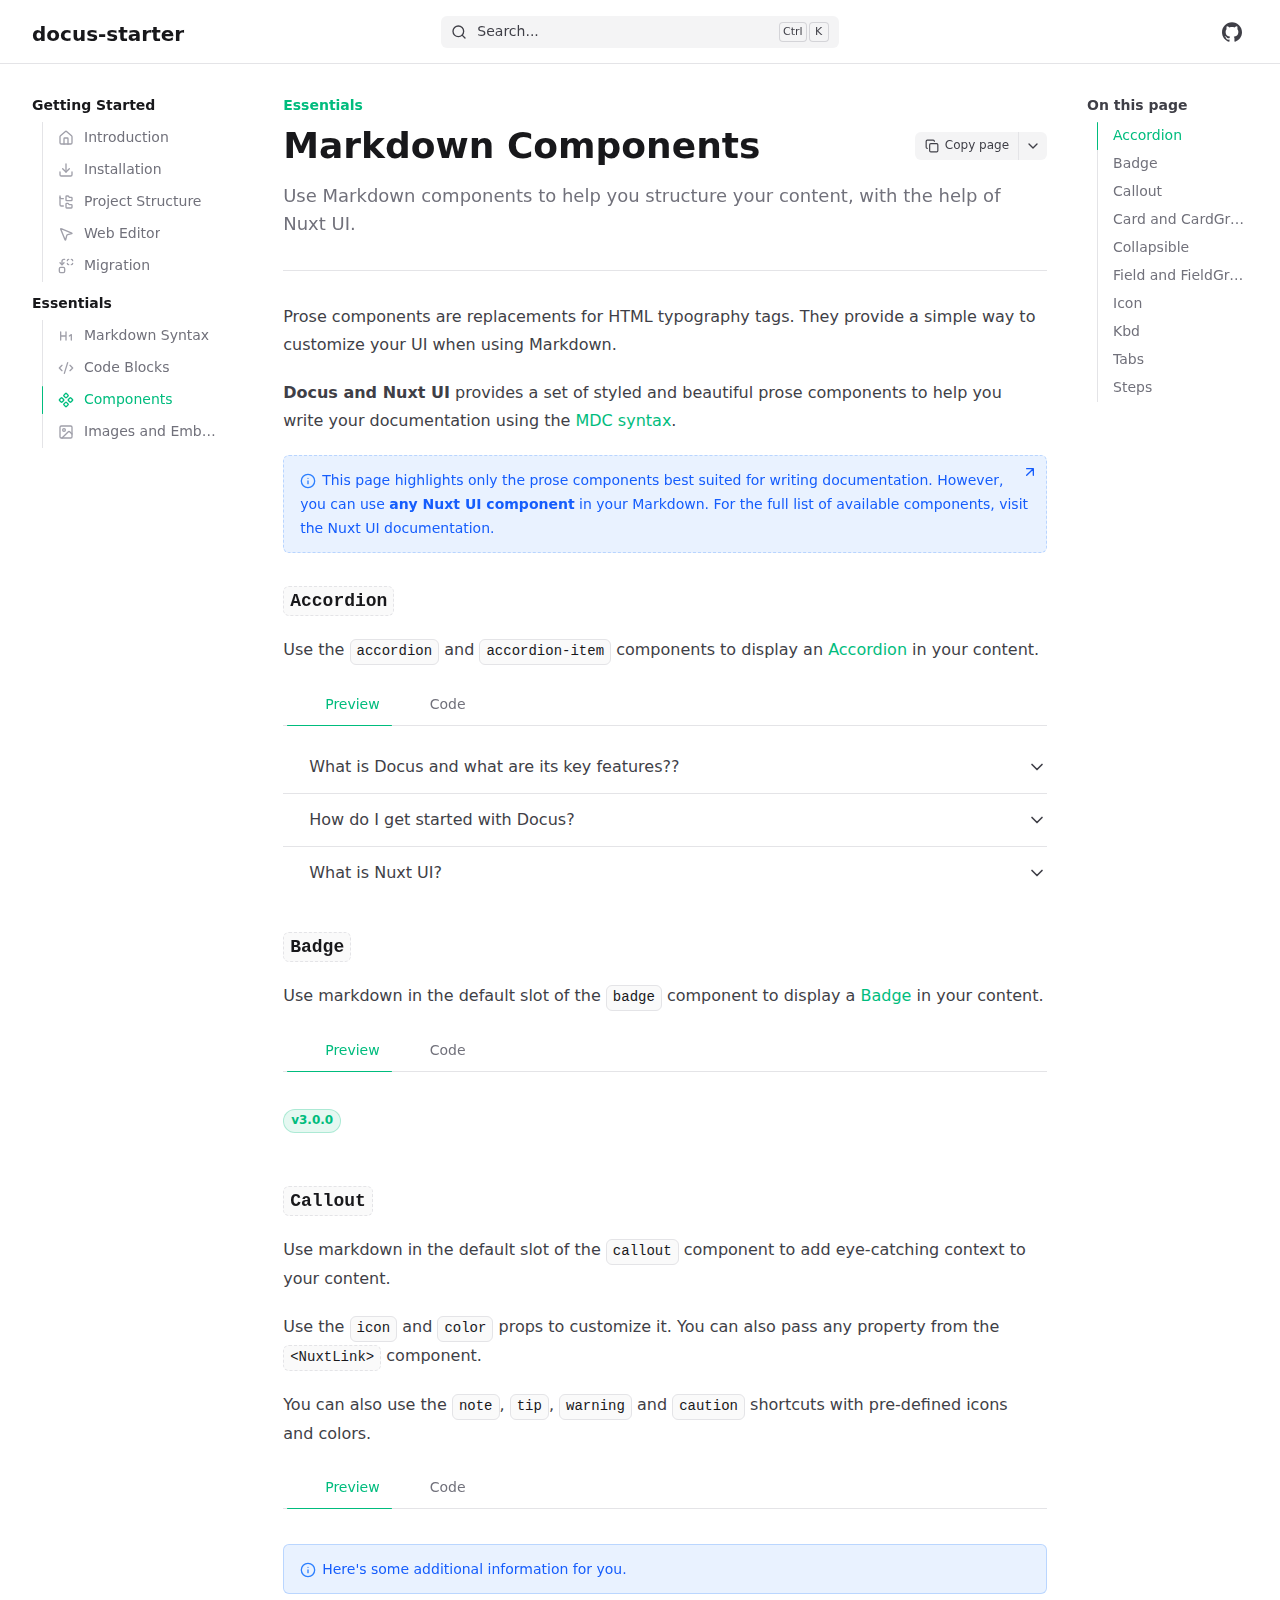
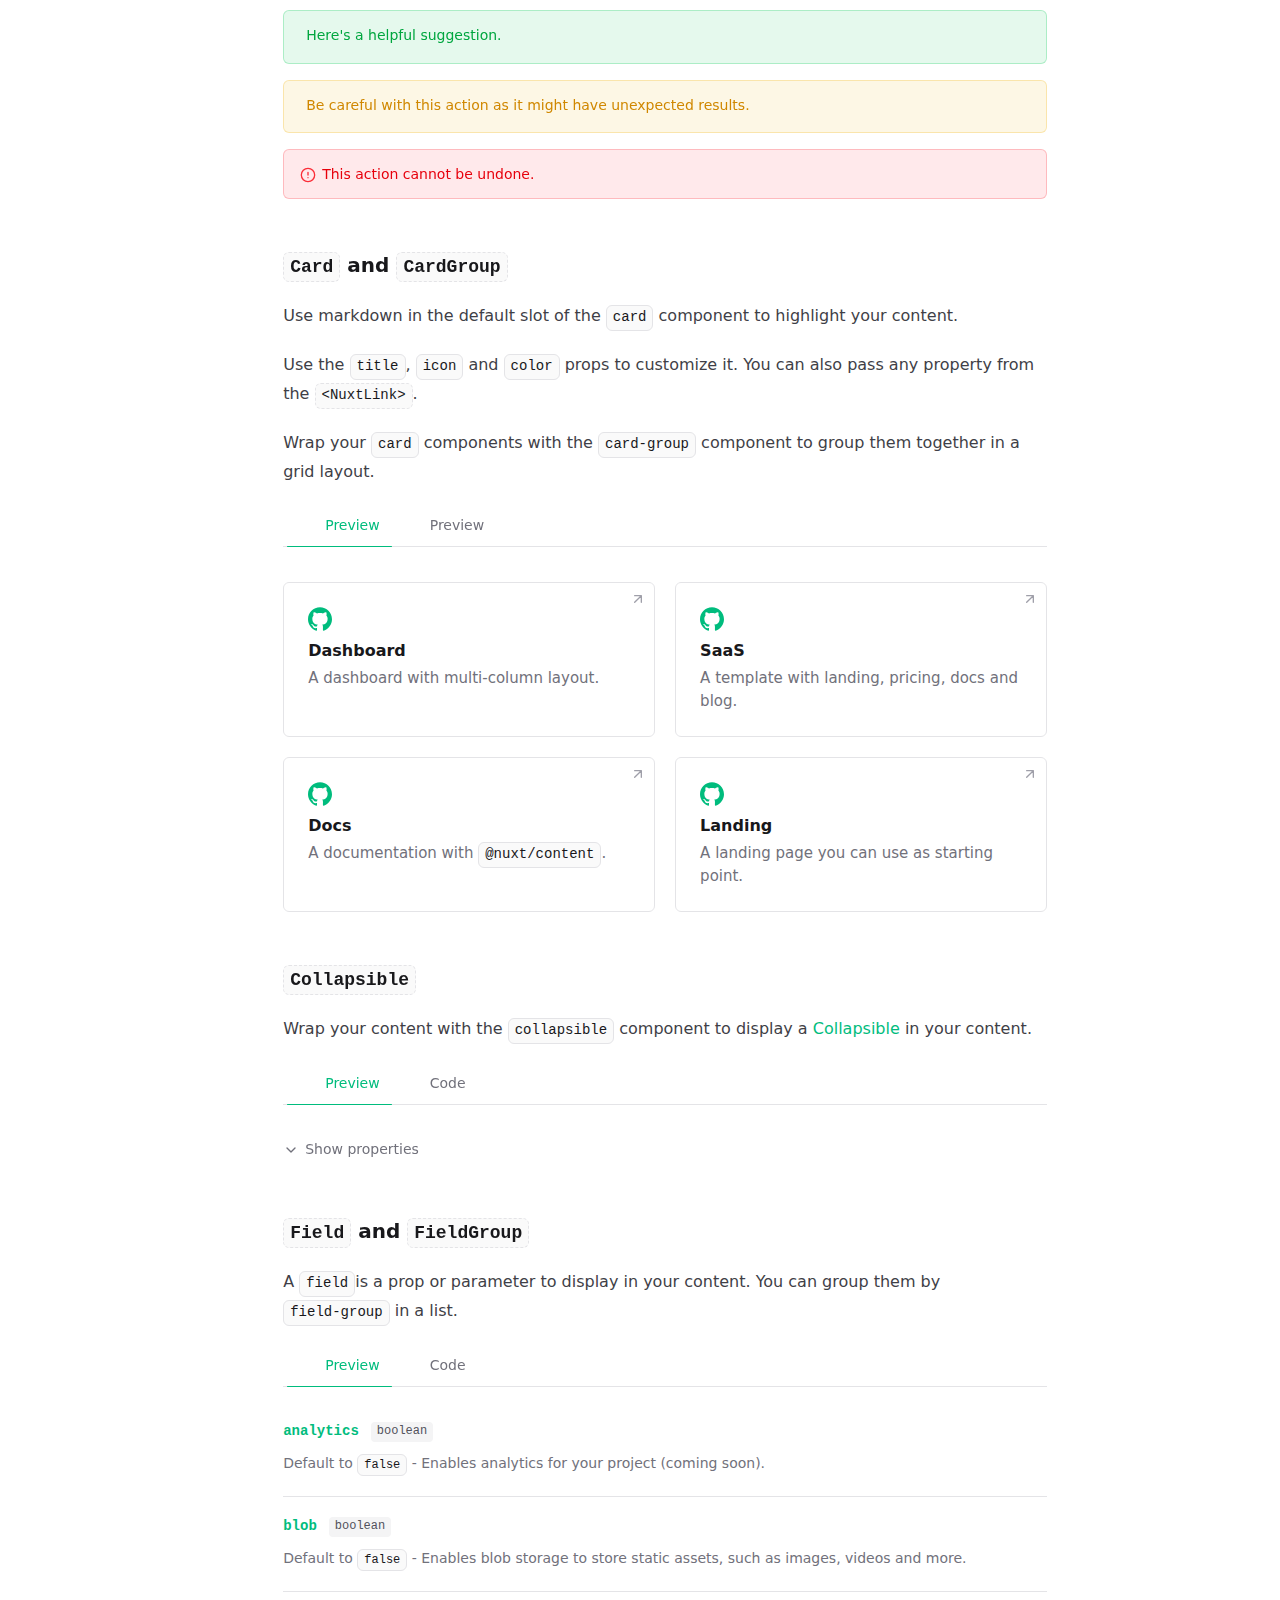
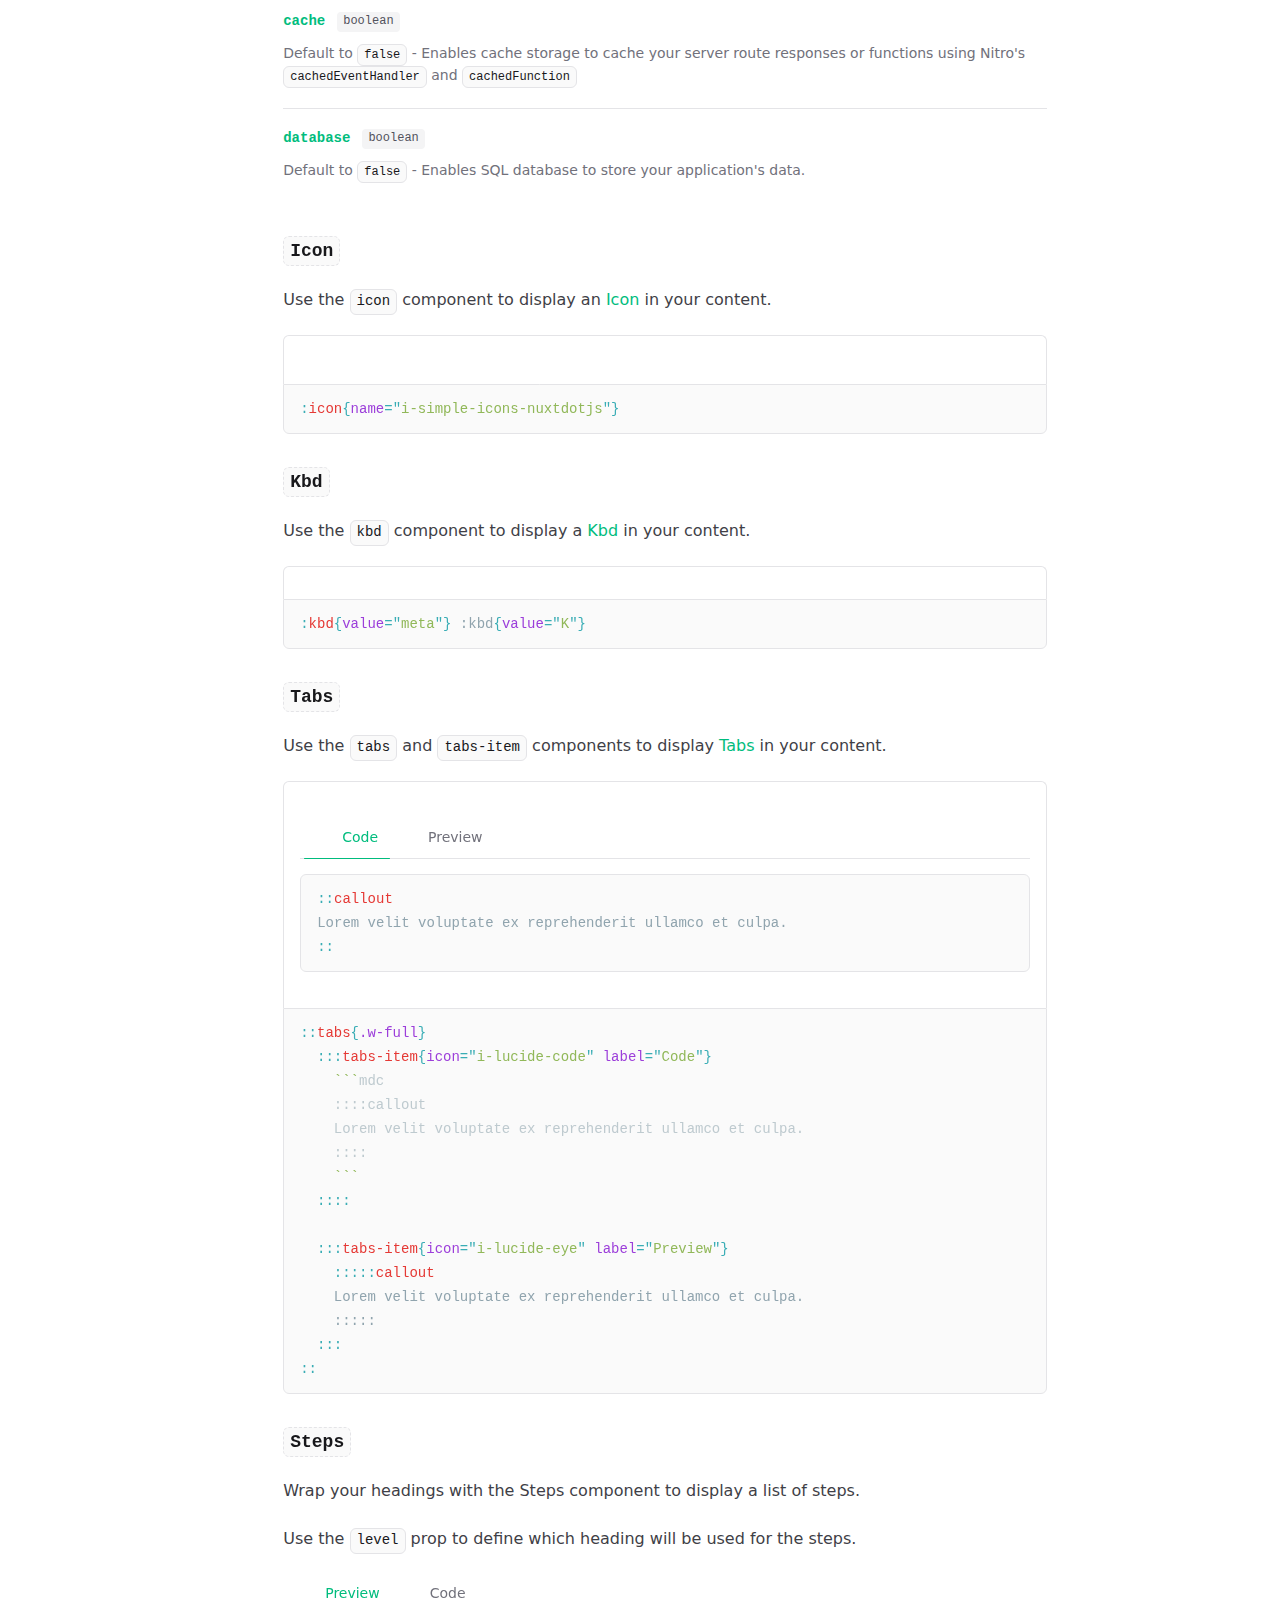
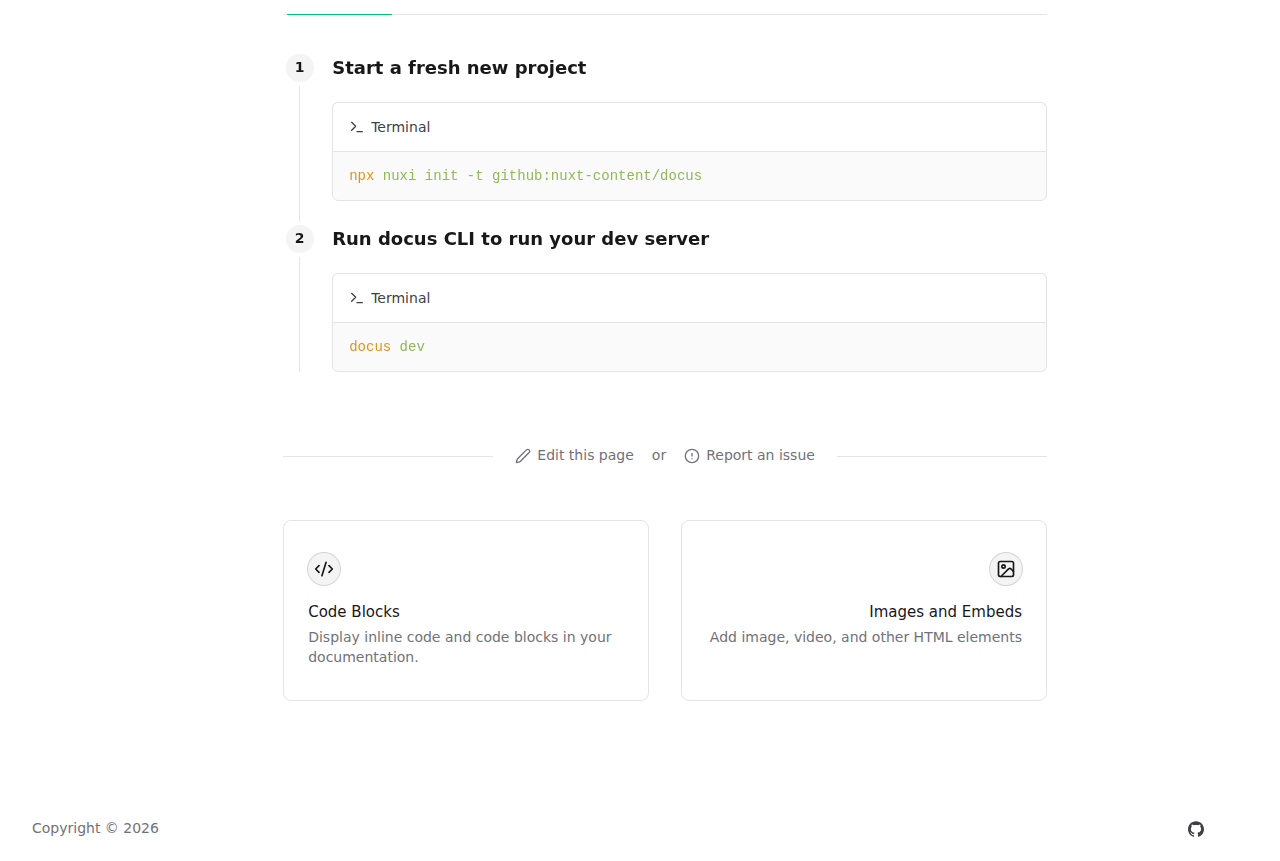
<file: essentials/components.html>
<!DOCTYPE html><html  lang="en" dir="ltr"><head><meta charset="utf-8"><meta name="viewport" content="width=device-width, initial-scale=1"><style id="nuxt-ui-colors">@layer base {
  :root {
  --ui-color-primary-50: var(--color-emerald-50, oklch(97.9% 0.021 166.113));
  --ui-color-primary-100: var(--color-emerald-100, oklch(95% 0.052 163.051));
  --ui-color-primary-200: var(--color-emerald-200, oklch(90.5% 0.093 164.15));
  --ui-color-primary-300: var(--color-emerald-300, oklch(84.5% 0.143 164.978));
  --ui-color-primary-400: var(--color-emerald-400, oklch(76.5% 0.177 163.223));
  --ui-color-primary-500: var(--color-emerald-500, oklch(69.6% 0.17 162.48));
  --ui-color-primary-600: var(--color-emerald-600, oklch(59.6% 0.145 163.225));
  --ui-color-primary-700: var(--color-emerald-700, oklch(50.8% 0.118 165.612));
  --ui-color-primary-800: var(--color-emerald-800, oklch(43.2% 0.095 166.913));
  --ui-color-primary-900: var(--color-emerald-900, oklch(37.8% 0.077 168.94));
  --ui-color-primary-950: var(--color-emerald-950, oklch(26.2% 0.051 172.552));
  --ui-color-secondary-50: var(--color-blue-50, oklch(97% 0.014 254.604));
  --ui-color-secondary-100: var(--color-blue-100, oklch(93.2% 0.032 255.585));
  --ui-color-secondary-200: var(--color-blue-200, oklch(88.2% 0.059 254.128));
  --ui-color-secondary-300: var(--color-blue-300, oklch(80.9% 0.105 251.813));
  --ui-color-secondary-400: var(--color-blue-400, oklch(70.7% 0.165 254.624));
  --ui-color-secondary-500: var(--color-blue-500, oklch(62.3% 0.214 259.815));
  --ui-color-secondary-600: var(--color-blue-600, oklch(54.6% 0.245 262.881));
  --ui-color-secondary-700: var(--color-blue-700, oklch(48.8% 0.243 264.376));
  --ui-color-secondary-800: var(--color-blue-800, oklch(42.4% 0.199 265.638));
  --ui-color-secondary-900: var(--color-blue-900, oklch(37.9% 0.146 265.522));
  --ui-color-secondary-950: var(--color-blue-950, oklch(28.2% 0.091 267.935));
  --ui-color-success-50: var(--color-green-50, oklch(98.2% 0.018 155.826));
  --ui-color-success-100: var(--color-green-100, oklch(96.2% 0.044 156.743));
  --ui-color-success-200: var(--color-green-200, oklch(92.5% 0.084 155.995));
  --ui-color-success-300: var(--color-green-300, oklch(87.1% 0.15 154.449));
  --ui-color-success-400: var(--color-green-400, oklch(79.2% 0.209 151.711));
  --ui-color-success-500: var(--color-green-500, oklch(72.3% 0.219 149.579));
  --ui-color-success-600: var(--color-green-600, oklch(62.7% 0.194 149.214));
  --ui-color-success-700: var(--color-green-700, oklch(52.7% 0.154 150.069));
  --ui-color-success-800: var(--color-green-800, oklch(44.8% 0.119 151.328));
  --ui-color-success-900: var(--color-green-900, oklch(39.3% 0.095 152.535));
  --ui-color-success-950: var(--color-green-950, oklch(26.6% 0.065 152.934));
  --ui-color-info-50: var(--color-blue-50, oklch(97% 0.014 254.604));
  --ui-color-info-100: var(--color-blue-100, oklch(93.2% 0.032 255.585));
  --ui-color-info-200: var(--color-blue-200, oklch(88.2% 0.059 254.128));
  --ui-color-info-300: var(--color-blue-300, oklch(80.9% 0.105 251.813));
  --ui-color-info-400: var(--color-blue-400, oklch(70.7% 0.165 254.624));
  --ui-color-info-500: var(--color-blue-500, oklch(62.3% 0.214 259.815));
  --ui-color-info-600: var(--color-blue-600, oklch(54.6% 0.245 262.881));
  --ui-color-info-700: var(--color-blue-700, oklch(48.8% 0.243 264.376));
  --ui-color-info-800: var(--color-blue-800, oklch(42.4% 0.199 265.638));
  --ui-color-info-900: var(--color-blue-900, oklch(37.9% 0.146 265.522));
  --ui-color-info-950: var(--color-blue-950, oklch(28.2% 0.091 267.935));
  --ui-color-warning-50: var(--color-yellow-50, oklch(98.7% 0.026 102.212));
  --ui-color-warning-100: var(--color-yellow-100, oklch(97.3% 0.071 103.193));
  --ui-color-warning-200: var(--color-yellow-200, oklch(94.5% 0.129 101.54));
  --ui-color-warning-300: var(--color-yellow-300, oklch(90.5% 0.182 98.111));
  --ui-color-warning-400: var(--color-yellow-400, oklch(85.2% 0.199 91.936));
  --ui-color-warning-500: var(--color-yellow-500, oklch(79.5% 0.184 86.047));
  --ui-color-warning-600: var(--color-yellow-600, oklch(68.1% 0.162 75.834));
  --ui-color-warning-700: var(--color-yellow-700, oklch(55.4% 0.135 66.442));
  --ui-color-warning-800: var(--color-yellow-800, oklch(47.6% 0.114 61.907));
  --ui-color-warning-900: var(--color-yellow-900, oklch(42.1% 0.095 57.708));
  --ui-color-warning-950: var(--color-yellow-950, oklch(28.6% 0.066 53.813));
  --ui-color-error-50: var(--color-red-50, oklch(97.1% 0.013 17.38));
  --ui-color-error-100: var(--color-red-100, oklch(93.6% 0.032 17.717));
  --ui-color-error-200: var(--color-red-200, oklch(88.5% 0.062 18.334));
  --ui-color-error-300: var(--color-red-300, oklch(80.8% 0.114 19.571));
  --ui-color-error-400: var(--color-red-400, oklch(70.4% 0.191 22.216));
  --ui-color-error-500: var(--color-red-500, oklch(63.7% 0.237 25.331));
  --ui-color-error-600: var(--color-red-600, oklch(57.7% 0.245 27.325));
  --ui-color-error-700: var(--color-red-700, oklch(50.5% 0.213 27.518));
  --ui-color-error-800: var(--color-red-800, oklch(44.4% 0.177 26.899));
  --ui-color-error-900: var(--color-red-900, oklch(39.6% 0.141 25.723));
  --ui-color-error-950: var(--color-red-950, oklch(25.8% 0.092 26.042));
  --ui-color-neutral-50: var(--color-zinc-50, oklch(98.5% 0 0));
  --ui-color-neutral-100: var(--color-zinc-100, oklch(96.7% 0.001 286.375));
  --ui-color-neutral-200: var(--color-zinc-200, oklch(92% 0.004 286.32));
  --ui-color-neutral-300: var(--color-zinc-300, oklch(87.1% 0.006 286.286));
  --ui-color-neutral-400: var(--color-zinc-400, oklch(70.5% 0.015 286.067));
  --ui-color-neutral-500: var(--color-zinc-500, oklch(55.2% 0.016 285.938));
  --ui-color-neutral-600: var(--color-zinc-600, oklch(44.2% 0.017 285.786));
  --ui-color-neutral-700: var(--color-zinc-700, oklch(37% 0.013 285.805));
  --ui-color-neutral-800: var(--color-zinc-800, oklch(27.4% 0.006 286.033));
  --ui-color-neutral-900: var(--color-zinc-900, oklch(21% 0.006 285.885));
  --ui-color-neutral-950: var(--color-zinc-950, oklch(14.1% 0.005 285.823));
  }
  :root, .light {
  --ui-primary: var(--ui-color-primary-500);
  --ui-secondary: var(--ui-color-secondary-500);
  --ui-success: var(--ui-color-success-500);
  --ui-info: var(--ui-color-info-500);
  --ui-warning: var(--ui-color-warning-500);
  --ui-error: var(--ui-color-error-500);
  }
  .dark {
  --ui-primary: var(--ui-color-primary-400);
  --ui-secondary: var(--ui-color-secondary-400);
  --ui-success: var(--ui-color-success-400);
  --ui-info: var(--ui-color-info-400);
  --ui-warning: var(--ui-color-warning-400);
  --ui-error: var(--ui-color-error-400);
  }
}</style><script type="importmap">{"imports":{"#entry":"/_nuxt/Cw0jDqBl.js"}}</script><title>Markdown Components - docus-starter</title><style>/*! tailwindcss v4.1.13 | MIT License | https://tailwindcss.com */.shiki span.line{display:block}.shiki span.line.highlight{background-color:var(--ui-bg-accented);margin:0 -16px;padding:0 16px}@supports (color:color-mix(in lab,red,red)){.shiki span.line.highlight{background-color:color-mix(in oklab,var(--ui-bg-accented)50%,transparent)}}</style><link rel="stylesheet" href="/_nuxt/entry.CTtLAxfM.css" crossorigin><style>@layer components {:where(.i-lucide\:alert-circle){display:inline-block;width:1em;height:1em;background-color:currentColor;-webkit-mask-image:var(--svg);mask-image:var(--svg);-webkit-mask-repeat:no-repeat;mask-repeat:no-repeat;-webkit-mask-size:100% 100%;mask-size:100% 100%;--svg:url("data:image/svg+xml,%3Csvg xmlns='http://www.w3.org/2000/svg' viewBox='0 0 24 24' width='24' height='24'%3E%3Cg fill='none' stroke='black' stroke-linecap='round' stroke-linejoin='round' stroke-width='2'%3E%3Ccircle cx='12' cy='12' r='10'/%3E%3Cpath d='M12 8v4m0 4h.01'/%3E%3C/g%3E%3C/svg%3E")}:where(.i-lucide\:arrow-up-right){display:inline-block;width:1em;height:1em;background-color:currentColor;-webkit-mask-image:var(--svg);mask-image:var(--svg);-webkit-mask-repeat:no-repeat;mask-repeat:no-repeat;-webkit-mask-size:100% 100%;mask-size:100% 100%;--svg:url("data:image/svg+xml,%3Csvg xmlns='http://www.w3.org/2000/svg' viewBox='0 0 24 24' width='24' height='24'%3E%3Cpath fill='none' stroke='black' stroke-linecap='round' stroke-linejoin='round' stroke-width='2' d='M7 7h10v10M7 17L17 7'/%3E%3C/svg%3E")}:where(.i-lucide\:chevron-down){display:inline-block;width:1em;height:1em;background-color:currentColor;-webkit-mask-image:var(--svg);mask-image:var(--svg);-webkit-mask-repeat:no-repeat;mask-repeat:no-repeat;-webkit-mask-size:100% 100%;mask-size:100% 100%;--svg:url("data:image/svg+xml,%3Csvg xmlns='http://www.w3.org/2000/svg' viewBox='0 0 24 24' width='24' height='24'%3E%3Cpath fill='none' stroke='black' stroke-linecap='round' stroke-linejoin='round' stroke-width='2' d='m6 9l6 6l6-6'/%3E%3C/svg%3E")}:where(.i-lucide\:circle-alert){display:inline-block;width:1em;height:1em;background-color:currentColor;-webkit-mask-image:var(--svg);mask-image:var(--svg);-webkit-mask-repeat:no-repeat;mask-repeat:no-repeat;-webkit-mask-size:100% 100%;mask-size:100% 100%;--svg:url("data:image/svg+xml,%3Csvg xmlns='http://www.w3.org/2000/svg' viewBox='0 0 24 24' width='24' height='24'%3E%3Cg fill='none' stroke='black' stroke-linecap='round' stroke-linejoin='round' stroke-width='2'%3E%3Ccircle cx='12' cy='12' r='10'/%3E%3Cpath d='M12 8v4m0 4h.01'/%3E%3C/g%3E%3C/svg%3E")}:where(.i-lucide\:code-xml){display:inline-block;width:1em;height:1em;background-color:currentColor;-webkit-mask-image:var(--svg);mask-image:var(--svg);-webkit-mask-repeat:no-repeat;mask-repeat:no-repeat;-webkit-mask-size:100% 100%;mask-size:100% 100%;--svg:url("data:image/svg+xml,%3Csvg xmlns='http://www.w3.org/2000/svg' viewBox='0 0 24 24' width='24' height='24'%3E%3Cpath fill='none' stroke='black' stroke-linecap='round' stroke-linejoin='round' stroke-width='2' d='m18 16l4-4l-4-4M6 8l-4 4l4 4m8.5-12l-5 16'/%3E%3C/svg%3E")}:where(.i-lucide\:component){display:inline-block;width:1em;height:1em;background-color:currentColor;-webkit-mask-image:var(--svg);mask-image:var(--svg);-webkit-mask-repeat:no-repeat;mask-repeat:no-repeat;-webkit-mask-size:100% 100%;mask-size:100% 100%;--svg:url("data:image/svg+xml,%3Csvg xmlns='http://www.w3.org/2000/svg' viewBox='0 0 24 24' width='24' height='24'%3E%3Cpath fill='none' stroke='black' stroke-linecap='round' stroke-linejoin='round' stroke-width='2' d='M15.536 11.293a1 1 0 0 0 0 1.414l2.376 2.377a1 1 0 0 0 1.414 0l2.377-2.377a1 1 0 0 0 0-1.414l-2.377-2.377a1 1 0 0 0-1.414 0zm-13.239 0a1 1 0 0 0 0 1.414l2.377 2.377a1 1 0 0 0 1.414 0l2.377-2.377a1 1 0 0 0 0-1.414L6.088 8.916a1 1 0 0 0-1.414 0zm6.619 6.619a1 1 0 0 0 0 1.415l2.377 2.376a1 1 0 0 0 1.414 0l2.377-2.376a1 1 0 0 0 0-1.415l-2.377-2.376a1 1 0 0 0-1.414 0zm0-13.238a1 1 0 0 0 0 1.414l2.377 2.376a1 1 0 0 0 1.414 0l2.377-2.376a1 1 0 0 0 0-1.414l-2.377-2.377a1 1 0 0 0-1.414 0z'/%3E%3C/svg%3E")}:where(.i-lucide\:copy){display:inline-block;width:1em;height:1em;background-color:currentColor;-webkit-mask-image:var(--svg);mask-image:var(--svg);-webkit-mask-repeat:no-repeat;mask-repeat:no-repeat;-webkit-mask-size:100% 100%;mask-size:100% 100%;--svg:url("data:image/svg+xml,%3Csvg xmlns='http://www.w3.org/2000/svg' viewBox='0 0 24 24' width='24' height='24'%3E%3Cg fill='none' stroke='black' stroke-linecap='round' stroke-linejoin='round' stroke-width='2'%3E%3Crect width='14' height='14' x='8' y='8' rx='2' ry='2'/%3E%3Cpath d='M4 16c-1.1 0-2-.9-2-2V4c0-1.1.9-2 2-2h10c1.1 0 2 .9 2 2'/%3E%3C/g%3E%3C/svg%3E")}:where(.i-lucide\:download){display:inline-block;width:1em;height:1em;background-color:currentColor;-webkit-mask-image:var(--svg);mask-image:var(--svg);-webkit-mask-repeat:no-repeat;mask-repeat:no-repeat;-webkit-mask-size:100% 100%;mask-size:100% 100%;--svg:url("data:image/svg+xml,%3Csvg xmlns='http://www.w3.org/2000/svg' viewBox='0 0 24 24' width='24' height='24'%3E%3Cg fill='none' stroke='black' stroke-linecap='round' stroke-linejoin='round' stroke-width='2'%3E%3Cpath d='M12 15V3m9 12v4a2 2 0 0 1-2 2H5a2 2 0 0 1-2-2v-4'/%3E%3Cpath d='m7 10l5 5l5-5'/%3E%3C/g%3E%3C/svg%3E")}:where(.i-lucide\:folder-tree){display:inline-block;width:1em;height:1em;background-color:currentColor;-webkit-mask-image:var(--svg);mask-image:var(--svg);-webkit-mask-repeat:no-repeat;mask-repeat:no-repeat;-webkit-mask-size:100% 100%;mask-size:100% 100%;--svg:url("data:image/svg+xml,%3Csvg xmlns='http://www.w3.org/2000/svg' viewBox='0 0 24 24' width='24' height='24'%3E%3Cg fill='none' stroke='black' stroke-linecap='round' stroke-linejoin='round' stroke-width='2'%3E%3Cpath d='M20 10a1 1 0 0 0 1-1V6a1 1 0 0 0-1-1h-2.5a1 1 0 0 1-.8-.4l-.9-1.2A1 1 0 0 0 15 3h-2a1 1 0 0 0-1 1v5a1 1 0 0 0 1 1Zm0 11a1 1 0 0 0 1-1v-3a1 1 0 0 0-1-1h-2.9a1 1 0 0 1-.88-.55l-.42-.85a1 1 0 0 0-.92-.6H13a1 1 0 0 0-1 1v5a1 1 0 0 0 1 1ZM3 5a2 2 0 0 0 2 2h3'/%3E%3Cpath d='M3 3v13a2 2 0 0 0 2 2h3'/%3E%3C/g%3E%3C/svg%3E")}:where(.i-lucide\:hash){display:inline-block;width:1em;height:1em;background-color:currentColor;-webkit-mask-image:var(--svg);mask-image:var(--svg);-webkit-mask-repeat:no-repeat;mask-repeat:no-repeat;-webkit-mask-size:100% 100%;mask-size:100% 100%;--svg:url("data:image/svg+xml,%3Csvg xmlns='http://www.w3.org/2000/svg' viewBox='0 0 24 24' width='24' height='24'%3E%3Cpath fill='none' stroke='black' stroke-linecap='round' stroke-linejoin='round' stroke-width='2' d='M4 9h16M4 15h16M10 3L8 21m8-18l-2 18'/%3E%3C/svg%3E")}:where(.i-lucide\:heading-1){display:inline-block;width:1em;height:1em;background-color:currentColor;-webkit-mask-image:var(--svg);mask-image:var(--svg);-webkit-mask-repeat:no-repeat;mask-repeat:no-repeat;-webkit-mask-size:100% 100%;mask-size:100% 100%;--svg:url("data:image/svg+xml,%3Csvg xmlns='http://www.w3.org/2000/svg' viewBox='0 0 24 24' width='24' height='24'%3E%3Cpath fill='none' stroke='black' stroke-linecap='round' stroke-linejoin='round' stroke-width='2' d='M4 12h8m-8 6V6m8 12V6m5 6l3-2v8'/%3E%3C/svg%3E")}:where(.i-lucide\:house){display:inline-block;width:1em;height:1em;background-color:currentColor;-webkit-mask-image:var(--svg);mask-image:var(--svg);-webkit-mask-repeat:no-repeat;mask-repeat:no-repeat;-webkit-mask-size:100% 100%;mask-size:100% 100%;--svg:url("data:image/svg+xml,%3Csvg xmlns='http://www.w3.org/2000/svg' viewBox='0 0 24 24' width='24' height='24'%3E%3Cg fill='none' stroke='black' stroke-linecap='round' stroke-linejoin='round' stroke-width='2'%3E%3Cpath d='M15 21v-8a1 1 0 0 0-1-1h-4a1 1 0 0 0-1 1v8'/%3E%3Cpath d='M3 10a2 2 0 0 1 .709-1.528l7-6a2 2 0 0 1 2.582 0l7 6A2 2 0 0 1 21 10v9a2 2 0 0 1-2 2H5a2 2 0 0 1-2-2z'/%3E%3C/g%3E%3C/svg%3E")}:where(.i-lucide\:image){display:inline-block;width:1em;height:1em;background-color:currentColor;-webkit-mask-image:var(--svg);mask-image:var(--svg);-webkit-mask-repeat:no-repeat;mask-repeat:no-repeat;-webkit-mask-size:100% 100%;mask-size:100% 100%;--svg:url("data:image/svg+xml,%3Csvg xmlns='http://www.w3.org/2000/svg' viewBox='0 0 24 24' width='24' height='24'%3E%3Cg fill='none' stroke='black' stroke-linecap='round' stroke-linejoin='round' stroke-width='2'%3E%3Crect width='18' height='18' x='3' y='3' rx='2' ry='2'/%3E%3Ccircle cx='9' cy='9' r='2'/%3E%3Cpath d='m21 15l-3.086-3.086a2 2 0 0 0-2.828 0L6 21'/%3E%3C/g%3E%3C/svg%3E")}:where(.i-lucide\:info){display:inline-block;width:1em;height:1em;background-color:currentColor;-webkit-mask-image:var(--svg);mask-image:var(--svg);-webkit-mask-repeat:no-repeat;mask-repeat:no-repeat;-webkit-mask-size:100% 100%;mask-size:100% 100%;--svg:url("data:image/svg+xml,%3Csvg xmlns='http://www.w3.org/2000/svg' viewBox='0 0 24 24' width='24' height='24'%3E%3Cg fill='none' stroke='black' stroke-linecap='round' stroke-linejoin='round' stroke-width='2'%3E%3Ccircle cx='12' cy='12' r='10'/%3E%3Cpath d='M12 16v-4m0-4h.01'/%3E%3C/g%3E%3C/svg%3E")}:where(.i-lucide\:mouse-pointer-2){display:inline-block;width:1em;height:1em;background-color:currentColor;-webkit-mask-image:var(--svg);mask-image:var(--svg);-webkit-mask-repeat:no-repeat;mask-repeat:no-repeat;-webkit-mask-size:100% 100%;mask-size:100% 100%;--svg:url("data:image/svg+xml,%3Csvg xmlns='http://www.w3.org/2000/svg' viewBox='0 0 24 24' width='24' height='24'%3E%3Cpath fill='none' stroke='black' stroke-linecap='round' stroke-linejoin='round' stroke-width='2' d='M4.037 4.688a.495.495 0 0 1 .651-.651l16 6.5a.5.5 0 0 1-.063.947l-6.124 1.58a2 2 0 0 0-1.438 1.435l-1.579 6.126a.5.5 0 0 1-.947.063z'/%3E%3C/svg%3E")}:where(.i-lucide\:pen){display:inline-block;width:1em;height:1em;background-color:currentColor;-webkit-mask-image:var(--svg);mask-image:var(--svg);-webkit-mask-repeat:no-repeat;mask-repeat:no-repeat;-webkit-mask-size:100% 100%;mask-size:100% 100%;--svg:url("data:image/svg+xml,%3Csvg xmlns='http://www.w3.org/2000/svg' viewBox='0 0 24 24' width='24' height='24'%3E%3Cpath fill='none' stroke='black' stroke-linecap='round' stroke-linejoin='round' stroke-width='2' d='M21.174 6.812a1 1 0 0 0-3.986-3.987L3.842 16.174a2 2 0 0 0-.5.83l-1.321 4.352a.5.5 0 0 0 .623.622l4.353-1.32a2 2 0 0 0 .83-.497z'/%3E%3C/svg%3E")}:where(.i-lucide\:replace){display:inline-block;width:1em;height:1em;background-color:currentColor;-webkit-mask-image:var(--svg);mask-image:var(--svg);-webkit-mask-repeat:no-repeat;mask-repeat:no-repeat;-webkit-mask-size:100% 100%;mask-size:100% 100%;--svg:url("data:image/svg+xml,%3Csvg xmlns='http://www.w3.org/2000/svg' viewBox='0 0 24 24' width='24' height='24'%3E%3Cg fill='none' stroke='black' stroke-linecap='round' stroke-linejoin='round' stroke-width='2'%3E%3Cpath d='M14 4a2 2 0 0 1 2-2m0 8a2 2 0 0 1-2-2m6-6a2 2 0 0 1 2 2m0 4a2 2 0 0 1-2 2M3 7l3 3l3-3'/%3E%3Cpath d='M6 10V5a3 3 0 0 1 3-3h1'/%3E%3Crect width='8' height='8' x='2' y='14' rx='2'/%3E%3C/g%3E%3C/svg%3E")}:where(.i-lucide\:search){display:inline-block;width:1em;height:1em;background-color:currentColor;-webkit-mask-image:var(--svg);mask-image:var(--svg);-webkit-mask-repeat:no-repeat;mask-repeat:no-repeat;-webkit-mask-size:100% 100%;mask-size:100% 100%;--svg:url("data:image/svg+xml,%3Csvg xmlns='http://www.w3.org/2000/svg' viewBox='0 0 24 24' width='24' height='24'%3E%3Cg fill='none' stroke='black' stroke-linecap='round' stroke-linejoin='round' stroke-width='2'%3E%3Cpath d='m21 21l-4.34-4.34'/%3E%3Ccircle cx='11' cy='11' r='8'/%3E%3C/g%3E%3C/svg%3E")}:where(.i-lucide\:terminal){display:inline-block;width:1em;height:1em;background-color:currentColor;-webkit-mask-image:var(--svg);mask-image:var(--svg);-webkit-mask-repeat:no-repeat;mask-repeat:no-repeat;-webkit-mask-size:100% 100%;mask-size:100% 100%;--svg:url("data:image/svg+xml,%3Csvg xmlns='http://www.w3.org/2000/svg' viewBox='0 0 24 24' width='24' height='24'%3E%3Cpath fill='none' stroke='black' stroke-linecap='round' stroke-linejoin='round' stroke-width='2' d='M12 19h8M4 17l6-6l-6-6'/%3E%3C/svg%3E")}:where(.i-simple-icons\:github){display:inline-block;width:1em;height:1em;background-color:currentColor;-webkit-mask-image:var(--svg);mask-image:var(--svg);-webkit-mask-repeat:no-repeat;mask-repeat:no-repeat;-webkit-mask-size:100% 100%;mask-size:100% 100%;--svg:url("data:image/svg+xml,%3Csvg xmlns='http://www.w3.org/2000/svg' viewBox='0 0 24 24' width='24' height='24'%3E%3Cpath fill='black' d='M12 .297c-6.63 0-12 5.373-12 12c0 5.303 3.438 9.8 8.205 11.385c.6.113.82-.258.82-.577c0-.285-.01-1.04-.015-2.04c-3.338.724-4.042-1.61-4.042-1.61C4.422 18.07 3.633 17.7 3.633 17.7c-1.087-.744.084-.729.084-.729c1.205.084 1.838 1.236 1.838 1.236c1.07 1.835 2.809 1.305 3.495.998c.108-.776.417-1.305.76-1.605c-2.665-.3-5.466-1.332-5.466-5.93c0-1.31.465-2.38 1.235-3.22c-.135-.303-.54-1.523.105-3.176c0 0 1.005-.322 3.3 1.23c.96-.267 1.98-.399 3-.405c1.02.006 2.04.138 3 .405c2.28-1.552 3.285-1.23 3.285-1.23c.645 1.653.24 2.873.12 3.176c.765.84 1.23 1.91 1.23 3.22c0 4.61-2.805 5.625-5.475 5.92c.42.36.81 1.096.81 2.22c0 1.606-.015 2.896-.015 3.286c0 .315.21.69.825.57C20.565 22.092 24 17.592 24 12.297c0-6.627-5.373-12-12-12'/%3E%3C/svg%3E")}}</style><link rel="preload" as="fetch" crossorigin="anonymous" href="/essentials/components/_payload.json?36274c3b-7b44-4a5d-a80c-6942f8658660"><link rel="modulepreload" as="script" crossorigin href="/_nuxt/Cw0jDqBl.js"><link rel="modulepreload" as="script" crossorigin href="/_nuxt/BpH6akjA.js"><link rel="modulepreload" as="script" crossorigin href="/_nuxt/DbtlJOqV.js"><link rel="modulepreload" as="script" crossorigin href="/_nuxt/CePV0pSb.js"><link rel="modulepreload" as="script" crossorigin href="/_nuxt/CWzI3TbW.js"><link rel="modulepreload" as="script" crossorigin href="/_nuxt/BN_7HF1G.js"><link rel="modulepreload" as="script" crossorigin href="/_nuxt/Cfu7gret.js"><link rel="modulepreload" as="script" crossorigin href="/_nuxt/UV2TsU4X.js"><link rel="modulepreload" as="script" crossorigin href="/_nuxt/CSH_ViAd.js"><link rel="modulepreload" as="script" crossorigin href="/_nuxt/CrHTvp_v.js"><link rel="modulepreload" as="script" crossorigin href="/_nuxt/tijRrzkl.js"><link rel="modulepreload" as="script" crossorigin href="/_nuxt/i2p3OsXi.js"><link rel="modulepreload" as="script" crossorigin href="/_nuxt/DCscFIK0.js"><link rel="modulepreload" as="script" crossorigin href="/_nuxt/DWoyacC4.js"><link rel="modulepreload" as="script" crossorigin href="/_nuxt/DNFCchwS.js"><link rel="modulepreload" as="script" crossorigin href="/_nuxt/BMZYn9rl.js"><link rel="modulepreload" as="script" crossorigin href="/_nuxt/C-nwJn4m.js"><link rel="modulepreload" as="script" crossorigin href="/_nuxt/C3pnP7NN.js"><link rel="modulepreload" as="script" crossorigin href="/_nuxt/f-UVrxHn.js"><link rel="modulepreload" as="script" crossorigin href="/_nuxt/CsFjgnnX.js"><link rel="modulepreload" as="script" crossorigin href="/_nuxt/B0lfVkMO.js"><link rel="modulepreload" as="script" crossorigin href="/_nuxt/Du62FfiF.js"><link rel="modulepreload" as="script" crossorigin href="/_nuxt/BeiL7aGb.js"><link rel="modulepreload" as="script" crossorigin href="/_nuxt/BJ8Rr5b9.js"><link rel="modulepreload" as="script" crossorigin href="/_nuxt/Dp7PJLCV.js"><link rel="modulepreload" as="script" crossorigin href="/_nuxt/D7pFx9pS.js"><link rel="modulepreload" as="script" crossorigin href="/_nuxt/cZtp3vDo.js"><link rel="modulepreload" as="script" crossorigin href="/_nuxt/ATpOGK_K.js"><link rel="modulepreload" as="script" crossorigin href="/_nuxt/CtkxxmaF.js"><link rel="modulepreload" as="script" crossorigin href="/_nuxt/fYZLF0MO.js"><link rel="modulepreload" as="script" crossorigin href="/_nuxt/CgYtpQo4.js"><link rel="modulepreload" as="script" crossorigin href="/_nuxt/DPU3W3x-.js"><link rel="modulepreload" as="script" crossorigin href="/_nuxt/SpWnBOSj.js"><link rel="modulepreload" as="script" crossorigin href="/_nuxt/SxanQqgT.js"><link rel="modulepreload" as="script" crossorigin href="/_nuxt/C4rlBs3T.js"><link rel="modulepreload" as="script" crossorigin href="/_nuxt/DDclcAOb.js"><link rel="modulepreload" as="script" crossorigin href="/_nuxt/Dveu2mBY.js"><link rel="modulepreload" as="script" crossorigin href="/_nuxt/B1GBR3yP.js"><link rel="modulepreload" as="script" crossorigin href="/_nuxt/D-tj5wBG.js"><link rel="modulepreload" as="script" crossorigin href="/_nuxt/CLLgo-d6.js"><link rel="modulepreload" as="script" crossorigin href="/_nuxt/DsuNdEu8.js"><link rel="preload" as="fetch" fetchpriority="low" crossorigin="anonymous" href="/_nuxt/builds/meta/36274c3b-7b44-4a5d-a80c-6942f8658660.json"><link rel="prefetch" as="style" crossorigin href="/_nuxt/index.BwTBaIXH.css"><link rel="prefetch" as="script" crossorigin href="/_nuxt/CDGLoiVN.js"><link rel="prefetch" as="script" crossorigin href="/_nuxt/CusHSXvX.js"><link rel="prefetch" as="script" crossorigin href="/_nuxt/x2qOVow4.js"><link rel="prefetch" as="script" crossorigin href="/_nuxt/lDCt5PN4.js"><meta property="og:image" content="/__og-image__/static/essentials/components/og.png"><meta property="og:image:type" content="image/png"><meta name="twitter:card" content="summary_large_image"><meta name="twitter:image" content="/__og-image__/static/essentials/components/og.png"><meta name="twitter:image:src" content="/__og-image__/static/essentials/components/og.png"><meta property="og:image:width" content="1200"><meta name="twitter:image:width" content="1200"><meta property="og:image:height" content="600"><meta name="twitter:image:height" content="600"><meta name="robots" content="index, follow, max-image-preview:large, max-snippet:-1, max-video-preview:-1"><link rel="icon" href="/favicon.ico"><meta name="description" content="Use Markdown components to help you structure your content, with the help of Nuxt UI."><meta property="og:site_name" content="docus-starter"><meta property="og:title" content="Markdown Components"><meta property="og:description" content="Use Markdown components to help you structure your content, with the help of Nuxt UI."><script type="module" src="/_nuxt/Cw0jDqBl.js" crossorigin></script><script>"use strict";(()=>{const t=window,e=document.documentElement,c=["dark","light"],n=getStorageValue("localStorage","nuxt-color-mode")||"system";let i=n==="system"?u():n;const r=e.getAttribute("data-color-mode-forced");r&&(i=r),l(i),t["__NUXT_COLOR_MODE__"]={preference:n,value:i,getColorScheme:u,addColorScheme:l,removeColorScheme:d};function l(o){const s=""+o+"",a="";e.classList?e.classList.add(s):e.className+=" "+s,a&&e.setAttribute("data-"+a,o)}function d(o){const s=""+o+"",a="";e.classList?e.classList.remove(s):e.className=e.className.replace(new RegExp(s,"g"),""),a&&e.removeAttribute("data-"+a)}function f(o){return t.matchMedia("(prefers-color-scheme"+o+")")}function u(){if(t.matchMedia&&f("").media!=="not all"){for(const o of c)if(f(":"+o).matches)return o}return"light"}})();function getStorageValue(t,e){switch(t){case"localStorage":return window.localStorage.getItem(e);case"sessionStorage":return window.sessionStorage.getItem(e);case"cookie":return getCookie(e);default:return null}}function getCookie(t){const c=("; "+window.document.cookie).split("; "+t+"=");if(c.length===2)return c.pop()?.split(";").shift()}</script></head><body><div id="__nuxt" class="isolate"><!--[--><!--[--><!--[--><!--[--><!--[--><div class="nuxt-loading-indicator" style="position:fixed;top:0;right:0;left:0;pointer-events:none;width:auto;height:3px;opacity:0;background:var(--ui-primary);background-size:0% auto;transform:scaleX(0%);transform-origin:left;transition:transform 0.1s, height 0.4s, opacity 0.4s;z-index:999999;"></div><!--[--><!--[--><!----><!----><!----><header class="bg-default/75 backdrop-blur border-b border-default h-(--ui-header-height) sticky top-0 z-50"><!--[--><!--]--><div class="w-full max-w-(--ui-container) mx-auto px-4 sm:px-6 lg:px-8 flex items-center justify-between gap-3 h-full"><!--[--><div class="lg:flex-1 flex items-center gap-1.5"><!----><!--[--><a href="/" aria-label="docus-starter" class="focus-visible:outline-primary hover:text-default transition-colors shrink-0 font-bold text-xl text-highlighted flex items-end gap-1.5"><!--[--><!--[--><!--[--><span class="h-6 w-auto shrink-0">docus-starter</span><!--]--><!--]--><!--]--></a><!--]--></div><div class="hidden lg:flex flex-1"><!--[--><!--[--><!----><!--[--><!--[--><button type="button" class="rounded-md font-medium inline-flex items-center disabled:cursor-not-allowed aria-disabled:cursor-not-allowed disabled:opacity-75 aria-disabled:opacity-75 transition-colors px-2.5 py-1.5 text-sm gap-1.5 text-default bg-elevated hover:bg-accented/75 active:bg-accented/75 focus:outline-none focus-visible:bg-accented/75 disabled:bg-elevated aria-disabled:bg-elevated w-full"><!--[--><!--[--><span class="iconify i-lucide:search shrink-0 size-4 mr-1" aria-hidden="true" style=""></span><!--]--><!--[--><span class="truncate">Search...</span><!--]--><!--[--><div class="hidden lg:flex items-center gap-0.5 ms-auto"><!--[--><!--[--><kbd class="inline-flex items-center justify-center px-1 rounded-sm font-medium font-sans h-5 min-w-[20px] text-[11px] ring ring-inset ring-accented text-default bg-elevated"><!--[--> <!--]--></kbd><kbd class="inline-flex items-center justify-center px-1 rounded-sm font-medium font-sans h-5 min-w-[20px] text-[11px] ring ring-inset ring-accented text-default bg-elevated"><!--[-->K<!--]--></kbd><!--]--><!--]--></div><!--]--><!--]--></button><!--]--><!--]--><!--]--><!--]--></div><div class="flex items-center justify-end lg:flex-1 gap-1.5"><!--[--><div></div><!----><!--[--><!----><!--[--><!--[--><button type="button" aria-label="Search..." class="rounded-md font-medium inline-flex items-center disabled:cursor-not-allowed aria-disabled:cursor-not-allowed disabled:opacity-75 aria-disabled:opacity-75 transition-colors text-sm gap-1.5 text-default hover:bg-elevated active:bg-elevated focus:outline-none focus-visible:bg-elevated hover:disabled:bg-transparent dark:hover:disabled:bg-transparent hover:aria-disabled:bg-transparent dark:hover:aria-disabled:bg-transparent p-1.5 lg:hidden"><!--[--><!--[--><span class="iconify i-lucide:search shrink-0 size-5" aria-hidden="true" style=""></span><!--]--><!--[--><!----><!--]--><!--[--><!----><!--]--><!--]--></button><!--]--><!--]--><!--]--><!--[--><div class="h-8 w-8 animate-pulse bg-neutral-200 dark:bg-neutral-800 rounded-md"></div><!--]--><!--[--><!--[--><!--[--><a href="https://github.com/warrenstapleton/warren-docus" rel="noopener noreferrer" target="_blank" aria-label="GitHub" class="rounded-md font-medium inline-flex items-center disabled:cursor-not-allowed aria-disabled:cursor-not-allowed disabled:opacity-75 aria-disabled:opacity-75 transition-colors text-sm gap-1.5 text-default hover:bg-elevated active:bg-elevated focus:outline-none focus-visible:bg-elevated hover:disabled:bg-transparent dark:hover:disabled:bg-transparent hover:aria-disabled:bg-transparent dark:hover:aria-disabled:bg-transparent p-1.5"><!--[--><!--[--><span class="iconify i-simple-icons:github shrink-0 size-5" aria-hidden="true" style=""></span><!--]--><!--[--><!----><!--]--><!--[--><!----><!--]--><!--]--></a><!--]--><!--]--><!--]--><!--]--><!--[--><!--[--><!--[--><button type="button" class="rounded-md font-medium inline-flex items-center disabled:cursor-not-allowed aria-disabled:cursor-not-allowed disabled:opacity-75 aria-disabled:opacity-75 transition-colors text-xs gap-1.5 text-default hover:bg-elevated active:bg-elevated focus:outline-none focus-visible:bg-elevated hover:disabled:bg-transparent dark:hover:disabled:bg-transparent hover:aria-disabled:bg-transparent dark:hover:aria-disabled:bg-transparent p-1.5 -me-1.5 lg:hidden"><!--[--><!--[--><!----><!--]--><!--[--><svg xmlns="http://www.w3.org/2000/svg" class="size-5" viewBox="0 0 24 24" fill="none" stroke="currentColor" stroke-width="2" stroke-linecap="round" stroke-linejoin="round"><line x1="4" y1="6" x2="20" y2="6" class="outline-none"></line><line x1="4" y1="12" x2="20" y2="12" class="outline-none"></line><line x1="4" y1="18" x2="20" y2="18" class="outline-none"></line></svg><!--]--><!--[--><!----><!--]--><!--]--></button><!--]--><!--]--><!--]--></div><!--]--></div><!--[--><!--]--></header><!--[--><!----><!--v-if--><!--]--><!--]--><main class="min-h-[calc(100vh-var(--ui-header-height))]"><!--[--><div class="w-full max-w-(--ui-container) mx-auto px-4 sm:px-6 lg:px-8"><!--[--><div class="flex flex-col lg:grid lg:grid-cols-10 lg:gap-10"><aside class="hidden overflow-y-auto lg:block lg:max-h-[calc(100vh-var(--ui-header-height))] lg:sticky lg:top-(--ui-header-height) py-8 lg:ps-4 lg:-ms-4 lg:pe-6.5 lg:col-span-2"><div class="relative"><!----><!--[--><div></div><!--[--><!----><nav><ul class="isolate -mx-2.5 -mt-1.5"><!--[--><!--[--><!--[--><li data-state="open" data-orientation="vertical" class="flex flex-col data-[state=open]:mb-1.5"><!--[--><!--[--><button type="button" aria-controls aria-expanded="true" data-state="open" id="reka-accordion-trigger-v-0-0-0" data-reka-collection-item data-orientation="vertical" class="group relative w-full px-2.5 py-1.5 before:inset-y-px before:inset-x-0 flex items-center gap-1.5 text-sm before:absolute before:z-[-1] before:rounded-md focus:outline-none focus-visible:outline-none focus-visible:before:ring-inset focus-visible:before:ring-2 focus-visible:before:ring-primary text-muted hover:text-highlighted data-[state=open]:text-highlighted transition-colors font-semibold focus-visible:ring-primary"><!--[--><!--[--><!--[--><!--[--><!----><!--]--><span class="truncate"><!--[-->Getting Started<!--]--><!----></span><span class="ms-auto gap-1.5 items-center hidden"><!--[--><!----><span class="iconify i-lucide:chevron-down size-5 transform transition-transform duration-200 shrink-0 group-data-[state=open]:rotate-180" aria-hidden="true" style=""></span><!--]--></span><!--]--><!--]--><!--]--></button><div role="region" aria-labelledby="reka-accordion-trigger-v-0-0-0" data-orientation="vertical" style="--reka-accordion-content-width:var(--reka-collapsible-content-width);--reka-accordion-content-height:var(--reka-collapsible-content-height);--reka-collapsible-content-height:0px;--reka-collapsible-content-width:0px;" class="data-[state=open]:animate-[accordion-down_200ms_ease-out] data-[state=closed]:animate-[accordion-up_200ms_ease-out] overflow-hidden focus:outline-none" id="reka-collapsible-content-v-0-0-1"><!--[--><!--[--><!--[--><!----><ul class="ms-5 border-s border-default"><!--[--><!--[--><!--[--><li class="ps-1.5 -ms-px"><!--[--><a href="/getting-started/introduction" class="group relative w-full px-2.5 py-1.5 before:inset-y-px before:inset-x-0 flex items-center gap-1.5 text-sm before:absolute before:z-[-1] before:rounded-md focus:outline-none focus-visible:outline-none focus-visible:before:ring-inset focus-visible:before:ring-2 focus-visible:before:ring-primary text-muted after:absolute after:-left-1.5 after:inset-y-0.5 after:block after:w-px after:rounded-full after:transition-colors hover:text-highlighted data-[state=open]:text-highlighted transition-colors"><!--[--><!--[--><!--[--><span class="iconify i-lucide:house shrink-0 size-4 mr-1 text-dimmed group-hover:text-default group-data-[state=open]:text-default transition-colors" aria-hidden="true" style=""></span><!--]--><span class="truncate"><!--[-->Introduction<!--]--><!----></span><!----><!--]--><!--]--></a><!--]--></li><!--]--><!--[--><li class="ps-1.5 -ms-px"><!--[--><a href="/getting-started/installation" class="group relative w-full px-2.5 py-1.5 before:inset-y-px before:inset-x-0 flex items-center gap-1.5 text-sm before:absolute before:z-[-1] before:rounded-md focus:outline-none focus-visible:outline-none focus-visible:before:ring-inset focus-visible:before:ring-2 focus-visible:before:ring-primary text-muted after:absolute after:-left-1.5 after:inset-y-0.5 after:block after:w-px after:rounded-full after:transition-colors hover:text-highlighted data-[state=open]:text-highlighted transition-colors"><!--[--><!--[--><!--[--><span class="iconify i-lucide:download shrink-0 size-4 mr-1 text-dimmed group-hover:text-default group-data-[state=open]:text-default transition-colors" aria-hidden="true" style=""></span><!--]--><span class="truncate"><!--[-->Installation<!--]--><!----></span><!----><!--]--><!--]--></a><!--]--></li><!--]--><!--[--><li class="ps-1.5 -ms-px"><!--[--><a href="/getting-started/project-structure" class="group relative w-full px-2.5 py-1.5 before:inset-y-px before:inset-x-0 flex items-center gap-1.5 text-sm before:absolute before:z-[-1] before:rounded-md focus:outline-none focus-visible:outline-none focus-visible:before:ring-inset focus-visible:before:ring-2 focus-visible:before:ring-primary text-muted after:absolute after:-left-1.5 after:inset-y-0.5 after:block after:w-px after:rounded-full after:transition-colors hover:text-highlighted data-[state=open]:text-highlighted transition-colors"><!--[--><!--[--><!--[--><span class="iconify i-lucide:folder-tree shrink-0 size-4 mr-1 text-dimmed group-hover:text-default group-data-[state=open]:text-default transition-colors" aria-hidden="true" style=""></span><!--]--><span class="truncate"><!--[-->Project Structure<!--]--><!----></span><!----><!--]--><!--]--></a><!--]--></li><!--]--><!--[--><li class="ps-1.5 -ms-px"><!--[--><a href="/getting-started/studio" class="group relative w-full px-2.5 py-1.5 before:inset-y-px before:inset-x-0 flex items-center gap-1.5 text-sm before:absolute before:z-[-1] before:rounded-md focus:outline-none focus-visible:outline-none focus-visible:before:ring-inset focus-visible:before:ring-2 focus-visible:before:ring-primary text-muted after:absolute after:-left-1.5 after:inset-y-0.5 after:block after:w-px after:rounded-full after:transition-colors hover:text-highlighted data-[state=open]:text-highlighted transition-colors"><!--[--><!--[--><!--[--><span class="iconify i-lucide:mouse-pointer-2 shrink-0 size-4 mr-1 text-dimmed group-hover:text-default group-data-[state=open]:text-default transition-colors" aria-hidden="true" style=""></span><!--]--><span class="truncate"><!--[-->Web Editor<!--]--><!----></span><!----><!--]--><!--]--></a><!--]--></li><!--]--><!--[--><li class="ps-1.5 -ms-px"><!--[--><a href="/getting-started/migration" class="group relative w-full px-2.5 py-1.5 before:inset-y-px before:inset-x-0 flex items-center gap-1.5 text-sm before:absolute before:z-[-1] before:rounded-md focus:outline-none focus-visible:outline-none focus-visible:before:ring-inset focus-visible:before:ring-2 focus-visible:before:ring-primary text-muted after:absolute after:-left-1.5 after:inset-y-0.5 after:block after:w-px after:rounded-full after:transition-colors hover:text-highlighted data-[state=open]:text-highlighted transition-colors"><!--[--><!--[--><!--[--><span class="iconify i-lucide:replace shrink-0 size-4 mr-1 text-dimmed group-hover:text-default group-data-[state=open]:text-default transition-colors" aria-hidden="true" style=""></span><!--]--><span class="truncate"><!--[-->Migration<!--]--><!----></span><!----><!--]--><!--]--></a><!--]--></li><!--]--><!--]--><!--]--></ul><!--]--><!--]--><!--]--></div><!--]--><!--]--></li><!--]--><!--[--><li data-state="open" data-orientation="vertical" class="flex flex-col data-[state=open]:mb-1.5"><!--[--><!--[--><button type="button" aria-controls aria-expanded="true" data-state="open" id="reka-accordion-trigger-v-0-0-2" data-reka-collection-item data-orientation="vertical" class="group relative w-full px-2.5 py-1.5 before:inset-y-px before:inset-x-0 flex items-center gap-1.5 text-sm before:absolute before:z-[-1] before:rounded-md focus:outline-none focus-visible:outline-none focus-visible:before:ring-inset focus-visible:before:ring-2 focus-visible:before:ring-primary text-muted hover:text-highlighted data-[state=open]:text-highlighted transition-colors font-semibold focus-visible:ring-primary"><!--[--><!--[--><!--[--><!--[--><!----><!--]--><span class="truncate"><!--[-->Essentials<!--]--><!----></span><span class="ms-auto gap-1.5 items-center hidden"><!--[--><!----><span class="iconify i-lucide:chevron-down size-5 transform transition-transform duration-200 shrink-0 group-data-[state=open]:rotate-180" aria-hidden="true" style=""></span><!--]--></span><!--]--><!--]--><!--]--></button><div role="region" aria-labelledby="reka-accordion-trigger-v-0-0-2" data-orientation="vertical" style="--reka-accordion-content-width:var(--reka-collapsible-content-width);--reka-accordion-content-height:var(--reka-collapsible-content-height);--reka-collapsible-content-height:0px;--reka-collapsible-content-width:0px;" class="data-[state=open]:animate-[accordion-down_200ms_ease-out] data-[state=closed]:animate-[accordion-up_200ms_ease-out] overflow-hidden focus:outline-none" id="reka-collapsible-content-v-0-0-3"><!--[--><!--[--><!--[--><!----><ul class="ms-5 border-s border-default"><!--[--><!--[--><!--[--><li class="ps-1.5 -ms-px"><!--[--><a href="/essentials/markdown-syntax" class="group relative w-full px-2.5 py-1.5 before:inset-y-px before:inset-x-0 flex items-center gap-1.5 text-sm before:absolute before:z-[-1] before:rounded-md focus:outline-none focus-visible:outline-none focus-visible:before:ring-inset focus-visible:before:ring-2 focus-visible:before:ring-primary text-muted after:absolute after:-left-1.5 after:inset-y-0.5 after:block after:w-px after:rounded-full after:transition-colors hover:text-highlighted data-[state=open]:text-highlighted transition-colors"><!--[--><!--[--><!--[--><span class="iconify i-lucide:heading-1 shrink-0 size-4 mr-1 text-dimmed group-hover:text-default group-data-[state=open]:text-default transition-colors" aria-hidden="true" style=""></span><!--]--><span class="truncate"><!--[-->Markdown Syntax<!--]--><!----></span><!----><!--]--><!--]--></a><!--]--></li><!--]--><!--[--><li class="ps-1.5 -ms-px"><!--[--><a href="/essentials/code-blocks" class="group relative w-full px-2.5 py-1.5 before:inset-y-px before:inset-x-0 flex items-center gap-1.5 text-sm before:absolute before:z-[-1] before:rounded-md focus:outline-none focus-visible:outline-none focus-visible:before:ring-inset focus-visible:before:ring-2 focus-visible:before:ring-primary text-muted after:absolute after:-left-1.5 after:inset-y-0.5 after:block after:w-px after:rounded-full after:transition-colors hover:text-highlighted data-[state=open]:text-highlighted transition-colors"><!--[--><!--[--><!--[--><span class="iconify i-lucide:code-xml shrink-0 size-4 mr-1 text-dimmed group-hover:text-default group-data-[state=open]:text-default transition-colors" aria-hidden="true" style=""></span><!--]--><span class="truncate"><!--[-->Code Blocks<!--]--><!----></span><!----><!--]--><!--]--></a><!--]--></li><!--]--><!--[--><li class="ps-1.5 -ms-px"><!--[--><a href="/essentials/components" class="group relative w-full px-2.5 py-1.5 before:inset-y-px before:inset-x-0 flex items-center gap-1.5 text-sm before:absolute before:z-[-1] before:rounded-md focus:outline-none focus-visible:outline-none focus-visible:before:ring-inset focus-visible:before:ring-2 focus-visible:before:ring-primary font-medium after:absolute after:-left-1.5 after:inset-y-0.5 after:block after:w-px after:rounded-full after:transition-colors text-primary after:bg-primary"><!--[--><!--[--><!--[--><span class="iconify i-lucide:component shrink-0 size-4 mr-1 text-primary group-data-[state=open]:text-primary" aria-hidden="true" style=""></span><!--]--><span class="truncate"><!--[-->Components<!--]--><!----></span><!----><!--]--><!--]--></a><!--]--></li><!--]--><!--[--><li class="ps-1.5 -ms-px"><!--[--><a href="/essentials/images-embeds" class="group relative w-full px-2.5 py-1.5 before:inset-y-px before:inset-x-0 flex items-center gap-1.5 text-sm before:absolute before:z-[-1] before:rounded-md focus:outline-none focus-visible:outline-none focus-visible:before:ring-inset focus-visible:before:ring-2 focus-visible:before:ring-primary text-muted after:absolute after:-left-1.5 after:inset-y-0.5 after:block after:w-px after:rounded-full after:transition-colors hover:text-highlighted data-[state=open]:text-highlighted transition-colors"><!--[--><!--[--><!--[--><span class="iconify i-lucide:image shrink-0 size-4 mr-1 text-dimmed group-hover:text-default group-data-[state=open]:text-default transition-colors" aria-hidden="true" style=""></span><!--]--><span class="truncate"><!--[-->Images and Embeds<!--]--><!----></span><!----><!--]--><!--]--></a><!--]--></li><!--]--><!--]--><!--]--></ul><!--]--><!--]--><!--]--></div><!--]--><!--]--></li><!--]--><!--]--><!--]--></ul></nav><!--]--><!--]--><!--[--><!--]--></div></aside><div class="lg:col-span-8"><!--[--><!--[--><div class="flex flex-col lg:grid lg:grid-cols-10 lg:gap-10"><!----><div class="lg:col-span-8"><!--[--><div class="relative border-b border-default py-8"><div class="mb-2.5 text-sm font-semibold text-primary flex items-center gap-1.5"><!--[-->Essentials<!--]--></div><div class=""><div class="flex lg:flex-row lg:items-center lg:justify-between gap-4 flex-row items-center flex-wrap justify-between"><h1 class="text-3xl sm:text-4xl text-pretty font-bold text-highlighted"><!--[-->Markdown Components<!--]--></h1><div class="flex flex-wrap items-center gap-1.5"><!--[--><!--[--><!--]--><div class="relative inline-flex -space-x-px"><!--[--><!--[--><!--[--><button type="button" class="rounded-md font-medium inline-flex items-center disabled:cursor-not-allowed aria-disabled:cursor-not-allowed disabled:opacity-75 aria-disabled:opacity-75 transition-colors not-only:first:rounded-e-none not-only:last:rounded-s-none not-last:not-first:rounded-none focus-visible:z-[1] px-2.5 py-1.5 text-xs gap-1.5 text-default bg-elevated hover:bg-accented/75 active:bg-accented/75 focus:outline-none focus-visible:bg-accented/75 disabled:bg-elevated aria-disabled:bg-elevated"><!--[--><!--[--><span class="iconify i-lucide:copy shrink-0 text-neutral size-3.5" aria-hidden="true" style=""></span><!--]--><!--[--><span class="truncate">Copy page</span><!--]--><!--[--><!----><!--]--><!--]--></button><!--]--><!--]--><!--[--><!--[--><!--[--><!--[--><!--[--><button type="button" id="reka-dropdown-menu-trigger-v-0-0-14-0" aria-haspopup="menu" aria-expanded="false" data-state="closed" class="rounded-md font-medium inline-flex items-center disabled:cursor-not-allowed aria-disabled:cursor-not-allowed disabled:opacity-75 aria-disabled:opacity-75 transition-colors not-only:first:rounded-e-none not-only:last:rounded-s-none not-last:not-first:rounded-none focus-visible:z-[1] text-xs gap-1.5 text-default bg-elevated hover:bg-accented/75 active:bg-accented/75 focus:outline-none focus-visible:bg-accented/75 disabled:bg-elevated aria-disabled:bg-elevated p-1.5 border-l border-muted"><!--[--><!--[--><span class="iconify i-lucide:chevron-down shrink-0 size-4" aria-hidden="true" style=""></span><!--]--><!--[--><!----><!--]--><!--[--><!----><!--]--><!--]--></button><!--]--><!--]--><!--[--><!----><!--v-if--><!--]--><!--]--><!--]--><!--]--><!--]--></div><!--]--></div></div><div class="text-lg text-pretty text-muted mt-4"><!--[-->Use Markdown components to help you structure your content, with the help of Nuxt UI.<!--]--></div><!--[--><!--]--></div></div><div class="mt-8 pb-24 space-y-12"><!--[--><div><p class="my-5 leading-7 text-pretty"><!--[-->Prose components are replacements for HTML typography tags. They provide a simple way to customize your UI when using Markdown.<!--]--></p><p class="my-5 leading-7 text-pretty"><!--[--><strong><!--[-->Docus and Nuxt UI<!--]--></strong> provides a set of styled and beautiful prose components to help you write your documentation using the <!--[--><a href="https://content.nuxt.com/docs/files/markdown#mdc-syntax" rel="nofollow" class="text-primary border-b border-transparent hover:border-primary font-medium focus-visible:outline-primary [&amp;&gt;code]:border-dashed hover:[&amp;&gt;code]:border-primary hover:[&amp;&gt;code]:text-primary transition-colors [&amp;&gt;code]:transition-colors"><!--[--><!--[--><!--[-->MDC syntax<!--]--><!--]--><!--]--></a><!--]-->.<!--]--></p><div class="group relative block px-4 py-3 rounded-md text-sm/6 my-5 last:mb-0 [&amp;_code]:text-xs/5 [&amp;_code]:bg-default [&amp;_pre]:bg-default [&amp;&gt;div]:my-2.5 [&amp;_ul]:my-2.5 [&amp;_ol]:my-2.5 [&amp;&gt;*]:last:!mb-0 [&amp;_ul]:ps-4.5 [&amp;_ol]:ps-4.5 [&amp;_li]:my-0 transition-colors border border-info/25 bg-info/10 text-info-600 dark:text-info-300 [&amp;_a]:text-info [&amp;_a]:hover:border-info [&amp;_code]:text-info-600 dark:[&amp;_code]:text-info-300 [&amp;_code]:border-info/25 [&amp;_a]:hover:[&amp;&gt;code]:border-info [&amp;_a]:hover:[&amp;&gt;code]:text-info [&amp;&gt;ul]:marker:text-info/50 border-dashed hover:border-info"><!--[--><a href="https://ui.nuxt.com/getting-started" tabindex="-1" rel="noopener noreferrer" target="_blank" class="focus:outline-none"><!--[--><!--[--><span class="absolute inset-0" aria-hidden="true"></span><!--]--><!--]--></a><!--]--><span class="iconify i-lucide:info size-4 shrink-0 align-sub me-1.5 transition-colors text-info" aria-hidden="true" style=""></span><span class="iconify i-lucide:arrow-up-right size-4 align-top absolute right-2 top-2 pointer-events-none transition-colors text-info-600 dark:text-info-300 group-hover:text-info" aria-hidden="true" style=""></span><!--[--><!--[-->This page highlights only the prose components best suited for writing documentation. However, you can use <strong><!--[-->any Nuxt UI component<!--]--></strong> in your Markdown. For the full list of available components, visit the Nuxt UI documentation.<!--]--><!--]--></div><h3 id="accordion" class="relative text-xl text-highlighted font-bold mt-8 mb-3 scroll-mt-[calc(32px+45px+var(--ui-header-height))] lg:scroll-mt-[calc(32px+var(--ui-header-height))] [&amp;&gt;a]:focus-visible:outline-primary [&amp;&gt;a&gt;code]:border-dashed hover:[&amp;&gt;a&gt;code]:border-primary hover:[&amp;&gt;a&gt;code]:text-primary [&amp;&gt;a&gt;code]:text-lg/6 [&amp;&gt;a&gt;code]:font-bold [&amp;&gt;a&gt;code]:transition-colors"><a href="#accordion" class="group lg:ps-2 lg:-ms-2"><span class="absolute -ms-8 top-0.5 opacity-0 group-hover:opacity-100 group-focus:opacity-100 p-1 bg-elevated hover:text-primary rounded-md hidden lg:flex text-muted transition"><span class="iconify i-lucide:hash size-4 shrink-0" aria-hidden="true" style=""></span></span><!--[--><code class="px-1.5 py-0.5 text-sm font-mono font-medium rounded-md inline-block border border-muted text-highlighted bg-muted"><!--[-->Accordion<!--]--></code><!--]--></a></h3><p class="my-5 leading-7 text-pretty"><!--[-->Use the <code class="px-1.5 py-0.5 text-sm font-mono font-medium rounded-md inline-block border border-muted text-highlighted bg-muted"><!--[-->accordion<!--]--></code> and <code class="px-1.5 py-0.5 text-sm font-mono font-medium rounded-md inline-block border border-muted text-highlighted bg-muted"><!--[-->accordion-item<!--]--></code> components to display an <!--[--><a href="https://ui.nuxt.com/components/accordion" rel="nofollow" class="text-primary border-b border-transparent hover:border-primary font-medium focus-visible:outline-primary [&amp;&gt;code]:border-dashed hover:[&amp;&gt;code]:border-primary hover:[&amp;&gt;code]:text-primary transition-colors [&amp;&gt;code]:transition-colors"><!--[--><!--[--><!--[-->Accordion<!--]--><!--]--><!--]--></a><!--]--> in your content.<!--]--></p><div dir="ltr" data-orientation="horizontal" class="flex items-center flex-col my-5 gap-4"><!--[--><div class="relative flex p-1 group border-default w-full border-b -mb-px" tabindex="-1" data-orientation="horizontal" dir="ltr" style="outline:none;" role="tablist" aria-orientation="horizontal"><!--[--><!--v-if--><!--[--><!--]--><!--[--><button class="group relative inline-flex items-center min-w-0 data-[state=inactive]:text-muted hover:data-[state=inactive]:not-disabled:text-default font-medium rounded-md disabled:cursor-not-allowed disabled:opacity-75 transition-colors focus:outline-none justify-center px-3 py-1.5 text-sm gap-1.5 data-[state=active]:text-primary focus-visible:ring-2 focus-visible:ring-inset focus-visible:ring-primary" data-reka-collection-item tabindex="-1" data-orientation="horizontal" data-active id="reka-tabs-v-0-0-14-2-5-0-trigger-0" role="tab" type="button" aria-selected="true" aria-controls="reka-tabs-v-0-0-14-2-5-0-content-0" data-state="active"><!--[--><!--[--><span class="iconify i-lucide:eye shrink-0 size-5" aria-hidden="true" style=""></span><!--]--><span class="truncate"><!--[-->Preview<!--]--></span><!--[--><!----><!--]--><!--]--></button><button class="group relative inline-flex items-center min-w-0 data-[state=inactive]:text-muted hover:data-[state=inactive]:not-disabled:text-default font-medium rounded-md disabled:cursor-not-allowed disabled:opacity-75 transition-colors focus:outline-none justify-center px-3 py-1.5 text-sm gap-1.5 data-[state=active]:text-primary focus-visible:ring-2 focus-visible:ring-inset focus-visible:ring-primary" data-reka-collection-item tabindex="-1" data-orientation="horizontal" id="reka-tabs-v-0-0-14-2-5-0-trigger-1" role="tab" type="button" aria-selected="false" aria-controls="reka-tabs-v-0-0-14-2-5-0-content-1" data-state="inactive"><!--[--><!--[--><span class="iconify i-lucide:code shrink-0 size-5" aria-hidden="true" style=""></span><!--]--><span class="truncate"><!--[-->Code<!--]--></span><!--[--><!----><!--]--><!--]--></button><!--]--><!--[--><!--]--><!--]--></div><!--[--><div id="reka-tabs-v-0-0-14-2-5-0-content-0" role="tabpanel" data-state="active" data-orientation="horizontal" aria-labelledby="reka-tabs-v-0-0-14-2-5-0-trigger-0" tabindex="0" style="animation-duration:0s;" class="focus:outline-none w-full"><!--[--><!--[--><div class="*:first:mt-0 *:last:mb-0 *:my-1.5" icon="i-lucide-eye"><!--[--><div class="w-full my-5"><!--[--><!--[--><div data-state="closed" data-orientation="vertical" class="border-b border-default last:border-b-0"><!--[--><!--[--><div data-orientation="vertical" data-state="closed" class="flex"><!--[--><button type="button" aria-controls aria-expanded="false" data-state="closed" id="reka-accordion-trigger-v-0-0-14-2-5-2-0-0" data-reka-collection-item data-orientation="vertical" class="group flex-1 flex items-center gap-1.5 font-medium py-3.5 focus-visible:outline-primary min-w-0 text-base"><!--[--><!--[--><!--[--><span class="iconify i-lucide:circle-help shrink-0 size-5" aria-hidden="true" style=""></span><!--]--><span class="text-start break-words"><!--[-->What is Docus and what are its key features??<!--]--></span><!--[--><span class="iconify i-lucide:chevron-down shrink-0 size-5 ms-auto group-data-[state=open]:rotate-180 transition-transform duration-200" aria-hidden="true" style=""></span><!--]--><!--]--><!--]--></button><!--]--></div><div role="region" aria-labelledby="reka-accordion-trigger-v-0-0-14-2-5-2-0-0" data-state="closed" data-orientation="vertical" style="--reka-accordion-content-width:var(--reka-collapsible-content-width);--reka-accordion-content-height:var(--reka-collapsible-content-height);--reka-collapsible-content-height:0px;--reka-collapsible-content-width:0px;" class="data-[state=open]:animate-[accordion-down_200ms_ease-out] data-[state=closed]:animate-[accordion-up_200ms_ease-out] overflow-hidden focus:outline-none" id="reka-collapsible-content-v-0-0-14-2-5-2-0-1" hidden><!--[--><!--[--><!--[--><div class="pb-4 text-muted *:first:mt-0 *:last:mb-0 *:my-1.5" icon="i-lucide-circle-help"><!--[-->Docus is a fully integrated documentation solution built with Nuxt UI. It&#39;s a theme based on the UI documentation template that provides a ready-to-use visual. User can focus on content using Markdown and MDC syntax.<!--]--></div><!--]--><!--]--><!--]--></div><!--]--><!--]--></div><div data-state="closed" data-orientation="vertical" class="border-b border-default last:border-b-0"><!--[--><!--[--><div data-orientation="vertical" data-state="closed" class="flex"><!--[--><button type="button" aria-controls aria-expanded="false" data-state="closed" id="reka-accordion-trigger-v-0-0-14-2-5-2-0-2" data-reka-collection-item data-orientation="vertical" class="group flex-1 flex items-center gap-1.5 font-medium py-3.5 focus-visible:outline-primary min-w-0 text-base"><!--[--><!--[--><!--[--><span class="iconify i-lucide:circle-help shrink-0 size-5" aria-hidden="true" style=""></span><!--]--><span class="text-start break-words"><!--[-->How do I get started with Docus?<!--]--></span><!--[--><span class="iconify i-lucide:chevron-down shrink-0 size-5 ms-auto group-data-[state=open]:rotate-180 transition-transform duration-200" aria-hidden="true" style=""></span><!--]--><!--]--><!--]--></button><!--]--></div><div role="region" aria-labelledby="reka-accordion-trigger-v-0-0-14-2-5-2-0-2" data-state="closed" data-orientation="vertical" style="--reka-accordion-content-width:var(--reka-collapsible-content-width);--reka-accordion-content-height:var(--reka-collapsible-content-height);--reka-collapsible-content-height:0px;--reka-collapsible-content-width:0px;" class="data-[state=open]:animate-[accordion-down_200ms_ease-out] data-[state=closed]:animate-[accordion-up_200ms_ease-out] overflow-hidden focus:outline-none" id="reka-collapsible-content-v-0-0-14-2-5-2-0-3" hidden><!--[--><!--[--><!--[--><div class="pb-4 text-muted *:first:mt-0 *:last:mb-0 *:my-1.5" icon="i-lucide-circle-help"><!--[-->The only thing you need to start a Docus project is a <code class="px-1.5 py-0.5 text-sm font-mono font-medium rounded-md inline-block border border-muted text-highlighted bg-muted"><!--[-->content/<!--]--></code> folder. You can have a check at the starter for a quick start.<!--]--></div><!--]--><!--]--><!--]--></div><!--]--><!--]--></div><div data-state="closed" data-orientation="vertical" class="border-b border-default last:border-b-0"><!--[--><!--[--><div data-orientation="vertical" data-state="closed" class="flex"><!--[--><button type="button" aria-controls aria-expanded="false" data-state="closed" id="reka-accordion-trigger-v-0-0-14-2-5-2-0-4" data-reka-collection-item data-orientation="vertical" class="group flex-1 flex items-center gap-1.5 font-medium py-3.5 focus-visible:outline-primary min-w-0 text-base"><!--[--><!--[--><!--[--><span class="iconify i-lucide:circle-help shrink-0 size-5" aria-hidden="true" style=""></span><!--]--><span class="text-start break-words"><!--[-->What is Nuxt UI?<!--]--></span><!--[--><span class="iconify i-lucide:chevron-down shrink-0 size-5 ms-auto group-data-[state=open]:rotate-180 transition-transform duration-200" aria-hidden="true" style=""></span><!--]--><!--]--><!--]--></button><!--]--></div><div role="region" aria-labelledby="reka-accordion-trigger-v-0-0-14-2-5-2-0-4" data-state="closed" data-orientation="vertical" style="--reka-accordion-content-width:var(--reka-collapsible-content-width);--reka-accordion-content-height:var(--reka-collapsible-content-height);--reka-collapsible-content-height:0px;--reka-collapsible-content-width:0px;" class="data-[state=open]:animate-[accordion-down_200ms_ease-out] data-[state=closed]:animate-[accordion-up_200ms_ease-out] overflow-hidden focus:outline-none" id="reka-collapsible-content-v-0-0-14-2-5-2-0-5" hidden><!--[--><!--[--><!--[--><div class="pb-4 text-muted *:first:mt-0 *:last:mb-0 *:my-1.5" icon="i-lucide-circle-help"><!--[--><!--[--><a href="https://ui.nuxt.com/" rel="nofollow" class="text-primary border-b border-transparent hover:border-primary font-medium focus-visible:outline-primary [&amp;&gt;code]:border-dashed hover:[&amp;&gt;code]:border-primary hover:[&amp;&gt;code]:text-primary transition-colors [&amp;&gt;code]:transition-colors"><!--[--><!--[--><!--[-->Nuxt UI<!--]--><!--]--><!--]--></a><!--]--> is a collection of premium Vue components, composables and utils.<!--]--></div><!--]--><!--]--><!--]--></div><!--]--><!--]--></div><!--]--><!--]--></div><!--]--></div><!--]--><!--]--></div><div id="reka-tabs-v-0-0-14-2-5-0-content-1" role="tabpanel" data-state="inactive" data-orientation="horizontal" aria-labelledby="reka-tabs-v-0-0-14-2-5-0-trigger-1" hidden tabindex="0" style="" class="focus:outline-none w-full"><!--[--><!--[--><div class="*:first:mt-0 *:last:mb-0 *:my-1.5" icon="i-lucide-code"><!--[--><div class="relative my-5 group" style=""><!----><!--[--><!--[--><button type="button" aria-label="Copy code to clipboard" tabindex="-1" class="rounded-md font-medium inline-flex items-center disabled:cursor-not-allowed aria-disabled:cursor-not-allowed disabled:opacity-75 aria-disabled:opacity-75 text-xs gap-1.5 ring ring-inset ring-accented text-default bg-default hover:bg-elevated active:bg-elevated disabled:bg-default aria-disabled:bg-default focus:outline-none focus-visible:ring-2 focus-visible:ring-inverted p-1.5 absolute top-[11px] right-[11px] lg:opacity-0 lg:group-hover:opacity-100 transition"><!--[--><!--[--><span class="iconify i-lucide:copy shrink-0 size-4" aria-hidden="true" style=""></span><!--]--><!--[--><!----><!--]--><!--[--><!----><!--]--><!--]--></button><!--]--><!--]--><pre class="group font-mono text-sm/6 border border-muted bg-muted rounded-md px-4 py-3 whitespace-pre-wrap break-words overflow-x-auto focus:outline-none language-mdc shiki shiki-themes material-theme-lighter material-theme material-theme-palenight" style=""><!--[--><code><span class="line" line="1"><span class="sMK4o">::</span><span class="swJcz">accordion
</span></span><span class="line" line="2"><span emptylineplaceholder="true">
</span></span><span class="line" line="3"><span class="sMK4o">  :::</span><span class="swJcz">accordion-item</span><span class="sMK4o">{</span><span class="spNyl">label</span><span class="sMK4o">=</span><span class="sMK4o">&quot;</span><span class="sfazB">What is Docus and what are its key features??</span><span class="sMK4o">&quot;</span><span class="spNyl"> icon</span><span class="sMK4o">=</span><span class="sMK4o">&quot;</span><span class="sfazB">i-lucide-circle-help</span><span class="sMK4o">&quot;</span><span class="sMK4o">}
</span></span><span class="line" line="4"><span class="sTEyZ">  Docus is a fully integrated documentation solution built with Nuxt UI. It&#39;s a theme based on the UI documentation template that provides a ready-to-use visual. User can focus on content using Markdown and MDC syntax.
</span></span><span class="line" line="5"><span class="sMK4o">  :::
</span></span><span class="line" line="6"><span emptylineplaceholder="true">
</span></span><span class="line" line="7"><span class="sMK4o">  :::</span><span class="swJcz">accordion-item</span><span class="sMK4o">{</span><span class="spNyl">label</span><span class="sMK4o">=</span><span class="sMK4o">&quot;</span><span class="sfazB">How do I get started with Docus?</span><span class="sMK4o">&quot;</span><span class="spNyl"> icon</span><span class="sMK4o">=</span><span class="sMK4o">&quot;</span><span class="sfazB">i-lucide-circle-help</span><span class="sMK4o">&quot;</span><span class="sMK4o">}
</span></span><span class="line" line="8"><span class="sTEyZ">  The only thing you need to start a Docus project is a </span><span class="sMK4o">`</span><span class="sfazB">content/</span><span class="sMK4o">`</span><span class="sTEyZ"> folder. You can have a check at the starter for a quick start.
</span></span><span class="line" line="9"><span class="sMK4o">  :::
</span></span><span class="line" line="10"><span emptylineplaceholder="true">
</span></span><span class="line" line="11"><span class="sMK4o">  :::</span><span class="swJcz">accordion-item</span><span class="sMK4o">{</span><span class="spNyl">label</span><span class="sMK4o">=</span><span class="sMK4o">&quot;</span><span class="sfazB">What is Nuxt UI ?</span><span class="sMK4o">&quot;</span><span class="spNyl"> icon</span><span class="sMK4o">=</span><span class="sMK4o">&quot;</span><span class="sfazB">i-lucide-circle-help</span><span class="sMK4o">&quot;</span><span class="sMK4o">}
</span></span><span class="line" line="12"><span class="sMK4o">  [</span><span class="sfazB">Nuxt UI</span><span class="sMK4o">](</span><span class="sQLHv">https://ui.nuxt.com/</span><span class="sMK4o">)</span><span class="sTEyZ"> is a collection of premium Vue components, composables and utils.
</span></span><span class="line" line="13"><span class="sMK4o">  :::
</span></span><span class="line" line="14"><span class="sMK4o">::
</span></span></code><!--]--></pre></div><!--]--></div><!--]--><!--]--></div><!--]--><!--]--></div><h3 id="badge" class="relative text-xl text-highlighted font-bold mt-8 mb-3 scroll-mt-[calc(32px+45px+var(--ui-header-height))] lg:scroll-mt-[calc(32px+var(--ui-header-height))] [&amp;&gt;a]:focus-visible:outline-primary [&amp;&gt;a&gt;code]:border-dashed hover:[&amp;&gt;a&gt;code]:border-primary hover:[&amp;&gt;a&gt;code]:text-primary [&amp;&gt;a&gt;code]:text-lg/6 [&amp;&gt;a&gt;code]:font-bold [&amp;&gt;a&gt;code]:transition-colors"><a href="#badge" class="group lg:ps-2 lg:-ms-2"><span class="absolute -ms-8 top-0.5 opacity-0 group-hover:opacity-100 group-focus:opacity-100 p-1 bg-elevated hover:text-primary rounded-md hidden lg:flex text-muted transition"><span class="iconify i-lucide:hash size-4 shrink-0" aria-hidden="true" style=""></span></span><!--[--><code class="px-1.5 py-0.5 text-sm font-mono font-medium rounded-md inline-block border border-muted text-highlighted bg-muted"><!--[-->Badge<!--]--></code><!--]--></a></h3><p class="my-5 leading-7 text-pretty"><!--[-->Use markdown in the default slot of the <code class="px-1.5 py-0.5 text-sm font-mono font-medium rounded-md inline-block border border-muted text-highlighted bg-muted"><!--[-->badge<!--]--></code> component to display a <!--[--><a href="https://ui.nuxt.com/components/badge" rel="nofollow" class="text-primary border-b border-transparent hover:border-primary font-medium focus-visible:outline-primary [&amp;&gt;code]:border-dashed hover:[&amp;&gt;code]:border-primary hover:[&amp;&gt;code]:text-primary transition-colors [&amp;&gt;code]:transition-colors"><!--[--><!--[--><!--[-->Badge<!--]--><!--]--><!--]--></a><!--]--> in your content.<!--]--></p><div dir="ltr" data-orientation="horizontal" class="flex items-center flex-col my-5 gap-4"><!--[--><div class="relative flex p-1 group border-default w-full border-b -mb-px" tabindex="-1" data-orientation="horizontal" dir="ltr" style="outline:none;" role="tablist" aria-orientation="horizontal"><!--[--><!--v-if--><!--[--><!--]--><!--[--><button class="group relative inline-flex items-center min-w-0 data-[state=inactive]:text-muted hover:data-[state=inactive]:not-disabled:text-default font-medium rounded-md disabled:cursor-not-allowed disabled:opacity-75 transition-colors focus:outline-none justify-center px-3 py-1.5 text-sm gap-1.5 data-[state=active]:text-primary focus-visible:ring-2 focus-visible:ring-inset focus-visible:ring-primary" data-reka-collection-item tabindex="-1" data-orientation="horizontal" data-active id="reka-tabs-v-0-0-14-2-8-0-trigger-0" role="tab" type="button" aria-selected="true" aria-controls="reka-tabs-v-0-0-14-2-8-0-content-0" data-state="active"><!--[--><!--[--><span class="iconify i-lucide:eye shrink-0 size-5" aria-hidden="true" style=""></span><!--]--><span class="truncate"><!--[-->Preview<!--]--></span><!--[--><!----><!--]--><!--]--></button><button class="group relative inline-flex items-center min-w-0 data-[state=inactive]:text-muted hover:data-[state=inactive]:not-disabled:text-default font-medium rounded-md disabled:cursor-not-allowed disabled:opacity-75 transition-colors focus:outline-none justify-center px-3 py-1.5 text-sm gap-1.5 data-[state=active]:text-primary focus-visible:ring-2 focus-visible:ring-inset focus-visible:ring-primary" data-reka-collection-item tabindex="-1" data-orientation="horizontal" id="reka-tabs-v-0-0-14-2-8-0-trigger-1" role="tab" type="button" aria-selected="false" aria-controls="reka-tabs-v-0-0-14-2-8-0-content-1" data-state="inactive"><!--[--><!--[--><span class="iconify i-lucide:code shrink-0 size-5" aria-hidden="true" style=""></span><!--]--><span class="truncate"><!--[-->Code<!--]--></span><!--[--><!----><!--]--><!--]--></button><!--]--><!--[--><!--]--><!--]--></div><!--[--><div id="reka-tabs-v-0-0-14-2-8-0-content-0" role="tabpanel" data-state="active" data-orientation="horizontal" aria-labelledby="reka-tabs-v-0-0-14-2-8-0-trigger-0" tabindex="0" style="animation-duration:0s;" class="focus:outline-none w-full"><!--[--><!--[--><div class="*:first:mt-0 *:last:mb-0 *:my-1.5 my-5" icon="i-lucide-eye"><!--[--><span class="font-medium inline-flex items-center text-xs px-2 py-1 gap-1 bg-primary/10 text-primary ring ring-inset ring-primary/25 rounded-full"><!--[--><!----><!--]--><!--[--><!--[--><strong><!--[-->v3.0.0<!--]--></strong><!--]--><!--]--><!--[--><!----><!--]--></span><!--]--></div><!--]--><!--]--></div><div id="reka-tabs-v-0-0-14-2-8-0-content-1" role="tabpanel" data-state="inactive" data-orientation="horizontal" aria-labelledby="reka-tabs-v-0-0-14-2-8-0-trigger-1" hidden tabindex="0" style="" class="focus:outline-none w-full"><!--[--><!--[--><div class="*:first:mt-0 *:last:mb-0 *:my-1.5" icon="i-lucide-code"><!--[--><div class="relative my-5 group" style=""><!----><!--[--><!--[--><button type="button" aria-label="Copy code to clipboard" tabindex="-1" class="rounded-md font-medium inline-flex items-center disabled:cursor-not-allowed aria-disabled:cursor-not-allowed disabled:opacity-75 aria-disabled:opacity-75 text-xs gap-1.5 ring ring-inset ring-accented text-default bg-default hover:bg-elevated active:bg-elevated disabled:bg-default aria-disabled:bg-default focus:outline-none focus-visible:ring-2 focus-visible:ring-inverted p-1.5 absolute top-[11px] right-[11px] lg:opacity-0 lg:group-hover:opacity-100 transition"><!--[--><!--[--><span class="iconify i-lucide:copy shrink-0 size-4" aria-hidden="true" style=""></span><!--]--><!--[--><!----><!--]--><!--[--><!----><!--]--><!--]--></button><!--]--><!--]--><pre class="group font-mono text-sm/6 border border-muted bg-muted rounded-md px-4 py-3 whitespace-pre-wrap break-words overflow-x-auto focus:outline-none language-mdc shiki shiki-themes material-theme-lighter material-theme material-theme-palenight" style=""><!--[--><code><span class="line" line="1"><span class="sMK4o">::</span><span class="swJcz">badge
</span></span><span class="line" line="2"><span class="sHepR">**</span><span class="so75L">v3.0.0</span><span class="sHepR">**
</span></span><span class="line" line="3"><span class="sMK4o">::
</span></span></code><!--]--></pre></div><!--]--></div><!--]--><!--]--></div><!--]--><!--]--></div><h3 id="callout" class="relative text-xl text-highlighted font-bold mt-8 mb-3 scroll-mt-[calc(32px+45px+var(--ui-header-height))] lg:scroll-mt-[calc(32px+var(--ui-header-height))] [&amp;&gt;a]:focus-visible:outline-primary [&amp;&gt;a&gt;code]:border-dashed hover:[&amp;&gt;a&gt;code]:border-primary hover:[&amp;&gt;a&gt;code]:text-primary [&amp;&gt;a&gt;code]:text-lg/6 [&amp;&gt;a&gt;code]:font-bold [&amp;&gt;a&gt;code]:transition-colors"><a href="#callout" class="group lg:ps-2 lg:-ms-2"><span class="absolute -ms-8 top-0.5 opacity-0 group-hover:opacity-100 group-focus:opacity-100 p-1 bg-elevated hover:text-primary rounded-md hidden lg:flex text-muted transition"><span class="iconify i-lucide:hash size-4 shrink-0" aria-hidden="true" style=""></span></span><!--[--><code class="px-1.5 py-0.5 text-sm font-mono font-medium rounded-md inline-block border border-muted text-highlighted bg-muted"><!--[-->Callout<!--]--></code><!--]--></a></h3><p class="my-5 leading-7 text-pretty"><!--[-->Use markdown in the default slot of the <code class="px-1.5 py-0.5 text-sm font-mono font-medium rounded-md inline-block border border-muted text-highlighted bg-muted"><!--[-->callout<!--]--></code> component to add eye-catching context to your content.<!--]--></p><p class="my-5 leading-7 text-pretty"><!--[-->Use the <code class="px-1.5 py-0.5 text-sm font-mono font-medium rounded-md inline-block border border-muted text-highlighted bg-muted"><!--[-->icon<!--]--></code> and <code class="px-1.5 py-0.5 text-sm font-mono font-medium rounded-md inline-block border border-muted text-highlighted bg-muted"><!--[-->color<!--]--></code> props to customize it. You can also pass any property from the <!--[--><a href="https://nuxt.com/docs/api/components/nuxt-link" rel="nofollow" class="text-primary border-b border-transparent hover:border-primary font-medium focus-visible:outline-primary [&amp;&gt;code]:border-dashed hover:[&amp;&gt;code]:border-primary hover:[&amp;&gt;code]:text-primary transition-colors [&amp;&gt;code]:transition-colors"><!--[--><!--[--><!--[--><code class="px-1.5 py-0.5 text-sm font-mono font-medium rounded-md inline-block border border-muted text-highlighted bg-muted"><!--[-->&lt;NuxtLink&gt;<!--]--></code><!--]--><!--]--><!--]--></a><!--]--> component.<!--]--></p><p class="my-5 leading-7 text-pretty"><!--[-->You can also use the <code class="px-1.5 py-0.5 text-sm font-mono font-medium rounded-md inline-block border border-muted text-highlighted bg-muted"><!--[-->note<!--]--></code>, <code class="px-1.5 py-0.5 text-sm font-mono font-medium rounded-md inline-block border border-muted text-highlighted bg-muted"><!--[-->tip<!--]--></code>, <code class="px-1.5 py-0.5 text-sm font-mono font-medium rounded-md inline-block border border-muted text-highlighted bg-muted"><!--[-->warning<!--]--></code> and <code class="px-1.5 py-0.5 text-sm font-mono font-medium rounded-md inline-block border border-muted text-highlighted bg-muted"><!--[-->caution<!--]--></code> shortcuts with pre-defined icons and colors.<!--]--></p><div dir="ltr" data-orientation="horizontal" class="flex items-center flex-col my-5 gap-4"><!--[--><div class="relative flex p-1 group border-default w-full border-b -mb-px" tabindex="-1" data-orientation="horizontal" dir="ltr" style="outline:none;" role="tablist" aria-orientation="horizontal"><!--[--><!--v-if--><!--[--><!--]--><!--[--><button class="group relative inline-flex items-center min-w-0 data-[state=inactive]:text-muted hover:data-[state=inactive]:not-disabled:text-default font-medium rounded-md disabled:cursor-not-allowed disabled:opacity-75 transition-colors focus:outline-none justify-center px-3 py-1.5 text-sm gap-1.5 data-[state=active]:text-primary focus-visible:ring-2 focus-visible:ring-inset focus-visible:ring-primary" data-reka-collection-item tabindex="-1" data-orientation="horizontal" data-active id="reka-tabs-v-0-0-14-2-13-0-trigger-0" role="tab" type="button" aria-selected="true" aria-controls="reka-tabs-v-0-0-14-2-13-0-content-0" data-state="active"><!--[--><!--[--><span class="iconify i-lucide:eye shrink-0 size-5" aria-hidden="true" style=""></span><!--]--><span class="truncate"><!--[-->Preview<!--]--></span><!--[--><!----><!--]--><!--]--></button><button class="group relative inline-flex items-center min-w-0 data-[state=inactive]:text-muted hover:data-[state=inactive]:not-disabled:text-default font-medium rounded-md disabled:cursor-not-allowed disabled:opacity-75 transition-colors focus:outline-none justify-center px-3 py-1.5 text-sm gap-1.5 data-[state=active]:text-primary focus-visible:ring-2 focus-visible:ring-inset focus-visible:ring-primary" data-reka-collection-item tabindex="-1" data-orientation="horizontal" id="reka-tabs-v-0-0-14-2-13-0-trigger-1" role="tab" type="button" aria-selected="false" aria-controls="reka-tabs-v-0-0-14-2-13-0-content-1" data-state="inactive"><!--[--><!--[--><span class="iconify i-lucide:code shrink-0 size-5" aria-hidden="true" style=""></span><!--]--><span class="truncate"><!--[-->Code<!--]--></span><!--[--><!----><!--]--><!--]--></button><!--]--><!--[--><!--]--><!--]--></div><!--[--><div id="reka-tabs-v-0-0-14-2-13-0-content-0" role="tabpanel" data-state="active" data-orientation="horizontal" aria-labelledby="reka-tabs-v-0-0-14-2-13-0-trigger-0" tabindex="0" style="animation-duration:0s;" class="focus:outline-none w-full"><!--[--><!--[--><div class="*:first:mt-0 *:last:mb-0 *:my-1.5 my-5" icon="i-lucide-eye"><!--[--><div class="flex flex-col gap-4 w-full"><div class="group relative block px-4 py-3 rounded-md text-sm/6 last:mb-0 [&amp;_code]:text-xs/5 [&amp;_code]:bg-default [&amp;_pre]:bg-default [&amp;&gt;div]:my-2.5 [&amp;_ul]:my-2.5 [&amp;_ol]:my-2.5 [&amp;&gt;*]:last:!mb-0 [&amp;_ul]:ps-4.5 [&amp;_ol]:ps-4.5 [&amp;_li]:my-0 transition-colors border border-info/25 bg-info/10 text-info-600 dark:text-info-300 [&amp;_a]:text-info [&amp;_a]:hover:border-info [&amp;_code]:text-info-600 dark:[&amp;_code]:text-info-300 [&amp;_code]:border-info/25 [&amp;_a]:hover:[&amp;&gt;code]:border-info [&amp;_a]:hover:[&amp;&gt;code]:text-info [&amp;&gt;ul]:marker:text-info/50 w-full my-0"><!----><span class="iconify i-lucide:info size-4 shrink-0 align-sub me-1.5 transition-colors text-info" aria-hidden="true" style=""></span><!----><!--[--><!--[-->Here&#39;s some additional information for you.<!--]--><!--]--></div><div class="group relative block px-4 py-3 rounded-md text-sm/6 last:mb-0 [&amp;_code]:text-xs/5 [&amp;_code]:bg-default [&amp;_pre]:bg-default [&amp;&gt;div]:my-2.5 [&amp;_ul]:my-2.5 [&amp;_ol]:my-2.5 [&amp;&gt;*]:last:!mb-0 [&amp;_ul]:ps-4.5 [&amp;_ol]:ps-4.5 [&amp;_li]:my-0 transition-colors border border-success/25 bg-success/10 text-success-600 dark:text-success-300 [&amp;_a]:text-success [&amp;_a]:hover:border-success [&amp;_code]:text-success-600 dark:[&amp;_code]:text-success-300 [&amp;_code]:border-success/25 [&amp;_a]:hover:[&amp;&gt;code]:border-success [&amp;_a]:hover:[&amp;&gt;code]:text-success [&amp;&gt;ul]:marker:text-success/50 w-full my-0"><!----><span class="iconify i-lucide:lightbulb size-4 shrink-0 align-sub me-1.5 transition-colors text-success" aria-hidden="true" style=""></span><!----><!--[--><!--[-->Here&#39;s a helpful suggestion.<!--]--><!--]--></div><div class="group relative block px-4 py-3 rounded-md text-sm/6 last:mb-0 [&amp;_code]:text-xs/5 [&amp;_code]:bg-default [&amp;_pre]:bg-default [&amp;&gt;div]:my-2.5 [&amp;_ul]:my-2.5 [&amp;_ol]:my-2.5 [&amp;&gt;*]:last:!mb-0 [&amp;_ul]:ps-4.5 [&amp;_ol]:ps-4.5 [&amp;_li]:my-0 transition-colors border border-warning/25 bg-warning/10 text-warning-600 dark:text-warning-300 [&amp;_a]:text-warning [&amp;_a]:hover:border-warning [&amp;_code]:text-warning-600 dark:[&amp;_code]:text-warning-300 [&amp;_code]:border-warning/25 [&amp;_a]:hover:[&amp;&gt;code]:border-warning [&amp;_a]:hover:[&amp;&gt;code]:text-warning [&amp;&gt;ul]:marker:text-warning/50 w-full my-0"><!----><span class="iconify i-lucide:triangle-alert size-4 shrink-0 align-sub me-1.5 transition-colors text-warning" aria-hidden="true" style=""></span><!----><!--[--><!--[-->Be careful with this action as it might have unexpected results.<!--]--><!--]--></div><div class="group relative block px-4 py-3 rounded-md text-sm/6 last:mb-0 [&amp;_code]:text-xs/5 [&amp;_code]:bg-default [&amp;_pre]:bg-default [&amp;&gt;div]:my-2.5 [&amp;_ul]:my-2.5 [&amp;_ol]:my-2.5 [&amp;&gt;*]:last:!mb-0 [&amp;_ul]:ps-4.5 [&amp;_ol]:ps-4.5 [&amp;_li]:my-0 transition-colors border border-error/25 bg-error/10 text-error-600 dark:text-error-300 [&amp;_a]:text-error [&amp;_a]:hover:border-error [&amp;_code]:text-error-600 dark:[&amp;_code]:text-error-300 [&amp;_code]:border-error/25 [&amp;_a]:hover:[&amp;&gt;code]:border-error [&amp;_a]:hover:[&amp;&gt;code]:text-error [&amp;&gt;ul]:marker:text-error/50 w-full my-0"><!----><span class="iconify i-lucide:circle-alert size-4 shrink-0 align-sub me-1.5 transition-colors text-error" aria-hidden="true" style=""></span><!----><!--[--><!--[-->This action cannot be undone.<!--]--><!--]--></div></div><!--]--></div><!--]--><!--]--></div><div id="reka-tabs-v-0-0-14-2-13-0-content-1" role="tabpanel" data-state="inactive" data-orientation="horizontal" aria-labelledby="reka-tabs-v-0-0-14-2-13-0-trigger-1" hidden tabindex="0" style="" class="focus:outline-none w-full"><!--[--><!--[--><div class="*:first:mt-0 *:last:mb-0 *:my-1.5" icon="i-lucide-code"><!--[--><div class="relative my-5 group" style=""><!----><!--[--><!--[--><button type="button" aria-label="Copy code to clipboard" tabindex="-1" class="rounded-md font-medium inline-flex items-center disabled:cursor-not-allowed aria-disabled:cursor-not-allowed disabled:opacity-75 aria-disabled:opacity-75 text-xs gap-1.5 ring ring-inset ring-accented text-default bg-default hover:bg-elevated active:bg-elevated disabled:bg-default aria-disabled:bg-default focus:outline-none focus-visible:ring-2 focus-visible:ring-inverted p-1.5 absolute top-[11px] right-[11px] lg:opacity-0 lg:group-hover:opacity-100 transition"><!--[--><!--[--><span class="iconify i-lucide:copy shrink-0 size-4" aria-hidden="true" style=""></span><!--]--><!--[--><!----><!--]--><!--[--><!----><!--]--><!--]--></button><!--]--><!--]--><pre class="group font-mono text-sm/6 border border-muted bg-muted rounded-md px-4 py-3 whitespace-pre-wrap break-words overflow-x-auto focus:outline-none language-mdc shiki shiki-themes material-theme-lighter material-theme material-theme-palenight" style=""><!--[--><code><span class="line" line="1"><span class="sMK4o">::</span><span class="swJcz">note
</span></span><span class="line" line="2"><span class="sTEyZ">Here&#39;s some additional information.
</span></span><span class="line" line="3"><span class="sMK4o">::
</span></span><span class="line" line="4"><span emptylineplaceholder="true">
</span></span><span class="line" line="5"><span class="sMK4o">::</span><span class="swJcz">tip
</span></span><span class="line" line="6"><span class="sTEyZ">Here&#39;s a helpful suggestion.
</span></span><span class="line" line="7"><span class="sMK4o">::
</span></span><span class="line" line="8"><span emptylineplaceholder="true">
</span></span><span class="line" line="9"><span class="sMK4o">::</span><span class="swJcz">warning
</span></span><span class="line" line="10"><span class="sTEyZ">Be careful with this action as it might have unexpected results.
</span></span><span class="line" line="11"><span class="sMK4o">::
</span></span><span class="line" line="12"><span emptylineplaceholder="true">
</span></span><span class="line" line="13"><span class="sMK4o">::</span><span class="swJcz">caution
</span></span><span class="line" line="14"><span class="sTEyZ">This action cannot be undone.
</span></span><span class="line" line="15"><span class="sMK4o">::
</span></span></code><!--]--></pre></div><!--]--></div><!--]--><!--]--></div><!--]--><!--]--></div><h3 id="card-and-cardgroup" class="relative text-xl text-highlighted font-bold mt-8 mb-3 scroll-mt-[calc(32px+45px+var(--ui-header-height))] lg:scroll-mt-[calc(32px+var(--ui-header-height))] [&amp;&gt;a]:focus-visible:outline-primary [&amp;&gt;a&gt;code]:border-dashed hover:[&amp;&gt;a&gt;code]:border-primary hover:[&amp;&gt;a&gt;code]:text-primary [&amp;&gt;a&gt;code]:text-lg/6 [&amp;&gt;a&gt;code]:font-bold [&amp;&gt;a&gt;code]:transition-colors"><a href="#card-and-cardgroup" class="group lg:ps-2 lg:-ms-2"><span class="absolute -ms-8 top-0.5 opacity-0 group-hover:opacity-100 group-focus:opacity-100 p-1 bg-elevated hover:text-primary rounded-md hidden lg:flex text-muted transition"><span class="iconify i-lucide:hash size-4 shrink-0" aria-hidden="true" style=""></span></span><!--[--><code class="px-1.5 py-0.5 text-sm font-mono font-medium rounded-md inline-block border border-muted text-highlighted bg-muted"><!--[-->Card<!--]--></code> and <code class="px-1.5 py-0.5 text-sm font-mono font-medium rounded-md inline-block border border-muted text-highlighted bg-muted"><!--[-->CardGroup<!--]--></code><!--]--></a></h3><p class="my-5 leading-7 text-pretty"><!--[-->Use markdown in the default slot of the <code class="px-1.5 py-0.5 text-sm font-mono font-medium rounded-md inline-block border border-muted text-highlighted bg-muted"><!--[-->card<!--]--></code> component to highlight your content.<!--]--></p><p class="my-5 leading-7 text-pretty"><!--[-->Use the <code class="px-1.5 py-0.5 text-sm font-mono font-medium rounded-md inline-block border border-muted text-highlighted bg-muted"><!--[-->title<!--]--></code>, <code class="px-1.5 py-0.5 text-sm font-mono font-medium rounded-md inline-block border border-muted text-highlighted bg-muted"><!--[-->icon<!--]--></code> and <code class="px-1.5 py-0.5 text-sm font-mono font-medium rounded-md inline-block border border-muted text-highlighted bg-muted"><!--[-->color<!--]--></code> props to customize it. You can also pass any property from the <!--[--><a href="https://nuxt.com/docs/api/components/nuxt-link" rel="nofollow" class="text-primary border-b border-transparent hover:border-primary font-medium focus-visible:outline-primary [&amp;&gt;code]:border-dashed hover:[&amp;&gt;code]:border-primary hover:[&amp;&gt;code]:text-primary transition-colors [&amp;&gt;code]:transition-colors"><!--[--><!--[--><!--[--><code class="px-1.5 py-0.5 text-sm font-mono font-medium rounded-md inline-block border border-muted text-highlighted bg-muted"><!--[-->&lt;NuxtLink&gt;<!--]--></code><!--]--><!--]--><!--]--></a><!--]-->.<!--]--></p><p class="my-5 leading-7 text-pretty"><!--[-->Wrap your <code class="px-1.5 py-0.5 text-sm font-mono font-medium rounded-md inline-block border border-muted text-highlighted bg-muted"><!--[-->card<!--]--></code> components with the <code class="px-1.5 py-0.5 text-sm font-mono font-medium rounded-md inline-block border border-muted text-highlighted bg-muted"><!--[-->card-group<!--]--></code> component to group them together in a grid layout.<!--]--></p><div dir="ltr" data-orientation="horizontal" class="flex items-center flex-col my-5 gap-4"><!--[--><div class="relative flex p-1 group border-default w-full border-b -mb-px" tabindex="-1" data-orientation="horizontal" dir="ltr" style="outline:none;" role="tablist" aria-orientation="horizontal"><!--[--><!--v-if--><!--[--><!--]--><!--[--><button class="group relative inline-flex items-center min-w-0 data-[state=inactive]:text-muted hover:data-[state=inactive]:not-disabled:text-default font-medium rounded-md disabled:cursor-not-allowed disabled:opacity-75 transition-colors focus:outline-none justify-center px-3 py-1.5 text-sm gap-1.5 data-[state=active]:text-primary focus-visible:ring-2 focus-visible:ring-inset focus-visible:ring-primary" data-reka-collection-item tabindex="-1" data-orientation="horizontal" data-active id="reka-tabs-v-0-0-14-2-18-0-trigger-0" role="tab" type="button" aria-selected="true" aria-controls="reka-tabs-v-0-0-14-2-18-0-content-0" data-state="active"><!--[--><!--[--><span class="iconify i-lucide:eye shrink-0 size-5" aria-hidden="true" style=""></span><!--]--><span class="truncate"><!--[-->Preview<!--]--></span><!--[--><!----><!--]--><!--]--></button><button class="group relative inline-flex items-center min-w-0 data-[state=inactive]:text-muted hover:data-[state=inactive]:not-disabled:text-default font-medium rounded-md disabled:cursor-not-allowed disabled:opacity-75 transition-colors focus:outline-none justify-center px-3 py-1.5 text-sm gap-1.5 data-[state=active]:text-primary focus-visible:ring-2 focus-visible:ring-inset focus-visible:ring-primary" data-reka-collection-item tabindex="-1" data-orientation="horizontal" id="reka-tabs-v-0-0-14-2-18-0-trigger-1" role="tab" type="button" aria-selected="false" aria-controls="reka-tabs-v-0-0-14-2-18-0-content-1" data-state="inactive"><!--[--><!--[--><span class="iconify i-lucide:eye shrink-0 size-5" aria-hidden="true" style=""></span><!--]--><span class="truncate"><!--[-->Preview<!--]--></span><!--[--><!----><!--]--><!--]--></button><!--]--><!--[--><!--]--><!--]--></div><!--[--><div id="reka-tabs-v-0-0-14-2-18-0-content-0" role="tabpanel" data-state="active" data-orientation="horizontal" aria-labelledby="reka-tabs-v-0-0-14-2-18-0-trigger-0" tabindex="0" style="animation-duration:0s;" class="focus:outline-none w-full"><!--[--><!--[--><div class="*:first:mt-0 *:last:mb-0 *:my-1.5 my-5" icon="i-lucide-eye"><!--[--><div class="grid grid-cols-1 sm:grid-cols-2 gap-5 *:my-0 w-full my-0"><!--[--><div class="group relative block my-5 p-4 sm:p-6 border border-default rounded-md bg-default transition-colors hover:bg-primary/10 hover:border-primary"><!--[--><a href="https://github.com/nuxt-ui-templates/dashboard" tabindex="-1" rel="noopener noreferrer" target="_blank" aria-label="Dashboard" class="focus:outline-none"><!--[--><!--[--><span class="absolute inset-0" aria-hidden="true"></span><!--]--><!--]--></a><!--]--><span class="iconify i-simple-icons:github size-6 mb-2 block text-primary" aria-hidden="true" style=""></span><span class="iconify i-lucide:arrow-up-right size-4 align-top absolute right-2 top-2 text-dimmed pointer-events-none transition-colors group-hover:text-primary" aria-hidden="true" style=""></span><p class="text-highlighted font-semibold"><!--[-->Dashboard<!--]--></p><div class="text-[15px] text-muted *:first:mt-0 *:last:mb-0 *:my-1 mt-1"><!--[-->A dashboard with multi-column layout.<!--]--></div></div><div class="group relative block my-5 p-4 sm:p-6 border border-default rounded-md bg-default transition-colors hover:bg-primary/10 hover:border-primary"><!--[--><a href="https://github.com/nuxt-ui-templates/saas" tabindex="-1" rel="noopener noreferrer" target="_blank" aria-label="SaaS" class="focus:outline-none"><!--[--><!--[--><span class="absolute inset-0" aria-hidden="true"></span><!--]--><!--]--></a><!--]--><span class="iconify i-simple-icons:github size-6 mb-2 block text-primary" aria-hidden="true" style=""></span><span class="iconify i-lucide:arrow-up-right size-4 align-top absolute right-2 top-2 text-dimmed pointer-events-none transition-colors group-hover:text-primary" aria-hidden="true" style=""></span><p class="text-highlighted font-semibold"><!--[-->SaaS<!--]--></p><div class="text-[15px] text-muted *:first:mt-0 *:last:mb-0 *:my-1 mt-1"><!--[-->A template with landing, pricing, docs and blog.<!--]--></div></div><div class="group relative block my-5 p-4 sm:p-6 border border-default rounded-md bg-default transition-colors hover:bg-primary/10 hover:border-primary"><!--[--><a href="https://github.com/nuxt-ui-templates/docs" tabindex="-1" rel="noopener noreferrer" target="_blank" aria-label="Docs" class="focus:outline-none"><!--[--><!--[--><span class="absolute inset-0" aria-hidden="true"></span><!--]--><!--]--></a><!--]--><span class="iconify i-simple-icons:github size-6 mb-2 block text-primary" aria-hidden="true" style=""></span><span class="iconify i-lucide:arrow-up-right size-4 align-top absolute right-2 top-2 text-dimmed pointer-events-none transition-colors group-hover:text-primary" aria-hidden="true" style=""></span><p class="text-highlighted font-semibold"><!--[-->Docs<!--]--></p><div class="text-[15px] text-muted *:first:mt-0 *:last:mb-0 *:my-1 mt-1"><!--[-->A documentation with <code class="px-1.5 py-0.5 text-sm font-mono font-medium rounded-md inline-block border border-muted text-highlighted bg-muted"><!--[-->@nuxt/content<!--]--></code>.<!--]--></div></div><div class="group relative block my-5 p-4 sm:p-6 border border-default rounded-md bg-default transition-colors hover:bg-primary/10 hover:border-primary"><!--[--><a href="https://github.com/nuxt-ui-templates/landing" tabindex="-1" rel="noopener noreferrer" target="_blank" aria-label="Landing" class="focus:outline-none"><!--[--><!--[--><span class="absolute inset-0" aria-hidden="true"></span><!--]--><!--]--></a><!--]--><span class="iconify i-simple-icons:github size-6 mb-2 block text-primary" aria-hidden="true" style=""></span><span class="iconify i-lucide:arrow-up-right size-4 align-top absolute right-2 top-2 text-dimmed pointer-events-none transition-colors group-hover:text-primary" aria-hidden="true" style=""></span><p class="text-highlighted font-semibold"><!--[-->Landing<!--]--></p><div class="text-[15px] text-muted *:first:mt-0 *:last:mb-0 *:my-1 mt-1"><!--[-->A landing page you can use as starting point.<!--]--></div></div><!--]--></div><!--]--></div><!--]--><!--]--></div><div id="reka-tabs-v-0-0-14-2-18-0-content-1" role="tabpanel" data-state="inactive" data-orientation="horizontal" aria-labelledby="reka-tabs-v-0-0-14-2-18-0-trigger-1" hidden tabindex="0" style="" class="focus:outline-none w-full"><!--[--><!--[--><div class="*:first:mt-0 *:last:mb-0 *:my-1.5 my-5" icon="i-lucide-eye"><!--[--><div class="relative my-5 group" style=""><!----><!--[--><!--[--><button type="button" aria-label="Copy code to clipboard" tabindex="-1" class="rounded-md font-medium inline-flex items-center disabled:cursor-not-allowed aria-disabled:cursor-not-allowed disabled:opacity-75 aria-disabled:opacity-75 text-xs gap-1.5 ring ring-inset ring-accented text-default bg-default hover:bg-elevated active:bg-elevated disabled:bg-default aria-disabled:bg-default focus:outline-none focus-visible:ring-2 focus-visible:ring-inverted p-1.5 absolute top-[11px] right-[11px] lg:opacity-0 lg:group-hover:opacity-100 transition"><!--[--><!--[--><span class="iconify i-lucide:copy shrink-0 size-4" aria-hidden="true" style=""></span><!--]--><!--[--><!----><!--]--><!--[--><!----><!--]--><!--]--></button><!--]--><!--]--><pre class="group font-mono text-sm/6 border border-muted bg-muted rounded-md px-4 py-3 whitespace-pre-wrap break-words overflow-x-auto focus:outline-none language-mdc shiki shiki-themes material-theme-lighter material-theme material-theme-palenight" style=""><!--[--><code><span class="line" line="1"><span class="sMK4o">:::</span><span class="swJcz">card-group
</span></span><span class="line" line="2"><span emptylineplaceholder="true">
</span></span><span class="line" line="3"><span class="sMK4o">  ::</span><span class="swJcz">card
</span></span><span class="line" line="4"><span class="sTEyZ">  ---
</span></span><span class="line" line="5"><span class="swJcz">  title</span><span class="sMK4o">:</span><span class="sfazB"> Dashboard
</span></span><span class="line" line="6"><span class="swJcz">  icon</span><span class="sMK4o">:</span><span class="sfazB"> i-simple-icons-github
</span></span><span class="line" line="7"><span class="swJcz">  to</span><span class="sMK4o">:</span><span class="sfazB"> https://github.com/nuxt-ui-templates/dashboard
</span></span><span class="line" line="8"><span class="swJcz">  target</span><span class="sMK4o">:</span><span class="sfazB"> _blank
</span></span><span class="line" line="9"><span class="sTEyZ">  ---
</span></span><span class="line" line="10"><span class="sTEyZ">  A dashboard with multi-column layout.
</span></span><span class="line" line="11"><span class="sMK4o">  ::
</span></span><span class="line" line="12"><span emptylineplaceholder="true">
</span></span><span class="line" line="13"><span class="sMK4o">  ::</span><span class="swJcz">card
</span></span><span class="line" line="14"><span class="sTEyZ">  ---
</span></span><span class="line" line="15"><span class="swJcz">  title</span><span class="sMK4o">:</span><span class="sfazB"> SaaS
</span></span><span class="line" line="16"><span class="swJcz">  icon</span><span class="sMK4o">:</span><span class="sfazB"> i-simple-icons-github
</span></span><span class="line" line="17"><span class="swJcz">  to</span><span class="sMK4o">:</span><span class="sfazB"> https://github.com/nuxt-ui-templates/saas
</span></span><span class="line" line="18"><span class="swJcz">  target</span><span class="sMK4o">:</span><span class="sfazB"> _blank
</span></span><span class="line" line="19"><span class="sTEyZ">  ---
</span></span><span class="line" line="20"><span class="sTEyZ">  A template with landing, pricing, docs and blog.
</span></span><span class="line" line="21"><span class="sMK4o">  ::
</span></span><span class="line" line="22"><span emptylineplaceholder="true">
</span></span><span class="line" line="23"><span class="sMK4o">  ::</span><span class="swJcz">card
</span></span><span class="line" line="24"><span class="sTEyZ">  ---
</span></span><span class="line" line="25"><span class="swJcz">  title</span><span class="sMK4o">:</span><span class="sfazB"> Docs
</span></span><span class="line" line="26"><span class="swJcz">  icon</span><span class="sMK4o">:</span><span class="sfazB"> i-simple-icons-github
</span></span><span class="line" line="27"><span class="swJcz">  to</span><span class="sMK4o">:</span><span class="sfazB"> https://github.com/nuxt-ui-templates/docs
</span></span><span class="line" line="28"><span class="swJcz">  target</span><span class="sMK4o">:</span><span class="sfazB"> _blank
</span></span><span class="line" line="29"><span class="sTEyZ">  ---
</span></span><span class="line" line="30"><span class="sTEyZ">  A documentation with </span><span class="sMK4o">`</span><span class="sfazB">@nuxt/content</span><span class="sMK4o">`</span><span class="sTEyZ">.
</span></span><span class="line" line="31"><span class="sMK4o">  ::
</span></span><span class="line" line="32"><span emptylineplaceholder="true">
</span></span><span class="line" line="33"><span class="sMK4o">  ::</span><span class="swJcz">card
</span></span><span class="line" line="34"><span class="sTEyZ">  ---
</span></span><span class="line" line="35"><span class="swJcz">  title</span><span class="sMK4o">:</span><span class="sfazB"> Landing
</span></span><span class="line" line="36"><span class="swJcz">  icon</span><span class="sMK4o">:</span><span class="sfazB"> i-simple-icons-github
</span></span><span class="line" line="37"><span class="swJcz">  to</span><span class="sMK4o">:</span><span class="sfazB"> https://github.com/nuxt-ui-templates/landing
</span></span><span class="line" line="38"><span class="swJcz">  target</span><span class="sMK4o">:</span><span class="sfazB"> _blank
</span></span><span class="line" line="39"><span class="sTEyZ">  ---
</span></span><span class="line" line="40"><span class="sTEyZ">  A landing page you can use as starting point.
</span></span><span class="line" line="41"><span class="sMK4o">  ::
</span></span><span class="line" line="42"><span emptylineplaceholder="true">
</span></span><span class="line" line="43"><span class="sMK4o">:::
</span></span></code><!--]--></pre></div><!--]--></div><!--]--><!--]--></div><!--]--><!--]--></div><h3 id="collapsible" class="relative text-xl text-highlighted font-bold mt-8 mb-3 scroll-mt-[calc(32px+45px+var(--ui-header-height))] lg:scroll-mt-[calc(32px+var(--ui-header-height))] [&amp;&gt;a]:focus-visible:outline-primary [&amp;&gt;a&gt;code]:border-dashed hover:[&amp;&gt;a&gt;code]:border-primary hover:[&amp;&gt;a&gt;code]:text-primary [&amp;&gt;a&gt;code]:text-lg/6 [&amp;&gt;a&gt;code]:font-bold [&amp;&gt;a&gt;code]:transition-colors"><a href="#collapsible" class="group lg:ps-2 lg:-ms-2"><span class="absolute -ms-8 top-0.5 opacity-0 group-hover:opacity-100 group-focus:opacity-100 p-1 bg-elevated hover:text-primary rounded-md hidden lg:flex text-muted transition"><span class="iconify i-lucide:hash size-4 shrink-0" aria-hidden="true" style=""></span></span><!--[--><code class="px-1.5 py-0.5 text-sm font-mono font-medium rounded-md inline-block border border-muted text-highlighted bg-muted"><!--[-->Collapsible<!--]--></code><!--]--></a></h3><p class="my-5 leading-7 text-pretty"><!--[-->Wrap your content with the <code class="px-1.5 py-0.5 text-sm font-mono font-medium rounded-md inline-block border border-muted text-highlighted bg-muted"><!--[-->collapsible<!--]--></code> component to display a <!--[--><a href="https://ui.nuxt.com/components/collapsible" rel="nofollow" class="text-primary border-b border-transparent hover:border-primary font-medium focus-visible:outline-primary [&amp;&gt;code]:border-dashed hover:[&amp;&gt;code]:border-primary hover:[&amp;&gt;code]:text-primary transition-colors [&amp;&gt;code]:transition-colors"><!--[--><!--[--><!--[-->Collapsible<!--]--><!--]--><!--]--></a><!--]--> in your content.<!--]--></p><div dir="ltr" data-orientation="horizontal" class="flex items-center flex-col my-5 gap-4"><!--[--><div class="relative flex p-1 group border-default w-full border-b -mb-px" tabindex="-1" data-orientation="horizontal" dir="ltr" style="outline:none;" role="tablist" aria-orientation="horizontal"><!--[--><!--v-if--><!--[--><!--]--><!--[--><button class="group relative inline-flex items-center min-w-0 data-[state=inactive]:text-muted hover:data-[state=inactive]:not-disabled:text-default font-medium rounded-md disabled:cursor-not-allowed disabled:opacity-75 transition-colors focus:outline-none justify-center px-3 py-1.5 text-sm gap-1.5 data-[state=active]:text-primary focus-visible:ring-2 focus-visible:ring-inset focus-visible:ring-primary" data-reka-collection-item tabindex="-1" data-orientation="horizontal" data-active id="reka-tabs-v-0-0-14-2-21-0-trigger-0" role="tab" type="button" aria-selected="true" aria-controls="reka-tabs-v-0-0-14-2-21-0-content-0" data-state="active"><!--[--><!--[--><span class="iconify i-lucide:eye shrink-0 size-5" aria-hidden="true" style=""></span><!--]--><span class="truncate"><!--[-->Preview<!--]--></span><!--[--><!----><!--]--><!--]--></button><button class="group relative inline-flex items-center min-w-0 data-[state=inactive]:text-muted hover:data-[state=inactive]:not-disabled:text-default font-medium rounded-md disabled:cursor-not-allowed disabled:opacity-75 transition-colors focus:outline-none justify-center px-3 py-1.5 text-sm gap-1.5 data-[state=active]:text-primary focus-visible:ring-2 focus-visible:ring-inset focus-visible:ring-primary" data-reka-collection-item tabindex="-1" data-orientation="horizontal" id="reka-tabs-v-0-0-14-2-21-0-trigger-1" role="tab" type="button" aria-selected="false" aria-controls="reka-tabs-v-0-0-14-2-21-0-content-1" data-state="inactive"><!--[--><!--[--><span class="iconify i-lucide:code shrink-0 size-5" aria-hidden="true" style=""></span><!--]--><span class="truncate"><!--[-->Code<!--]--></span><!--[--><!----><!--]--><!--]--></button><!--]--><!--[--><!--]--><!--]--></div><!--[--><div id="reka-tabs-v-0-0-14-2-21-0-content-0" role="tabpanel" data-state="active" data-orientation="horizontal" aria-labelledby="reka-tabs-v-0-0-14-2-21-0-trigger-0" tabindex="0" style="animation-duration:0s;" class="focus:outline-none w-full"><!--[--><!--[--><div class="*:first:mt-0 *:last:mb-0 *:my-1.5 my-5" icon="i-lucide-eye"><!--[--><div data-state="closed" class="my-5"><!--[--><button type="button" aria-controls aria-expanded="false" data-state="closed" class="group relative rounded-xs inline-flex items-center gap-1.5 text-muted hover:text-default text-sm focus-visible:ring-2 focus-visible:ring-primary focus:outline-none transition-colors"><span class="iconify i-lucide:chevron-down size-4 shrink-0 group-data-[state=open]:rotate-180 transition-transform duration-200" aria-hidden="true" style=""></span><span class="truncate">Show properties</span></button><div class="data-[state=open]:animate-[collapsible-down_200ms_ease-out] data-[state=closed]:animate-[collapsible-up_200ms_ease-out] overflow-hidden *:first:mt-2.5 *:last:mb-0 *:my-1.5" id="reka-collapsible-content-v-0-0-14-2-21-2-0-0" hidden data-state="closed" style="--reka-collapsible-content-height:0px;--reka-collapsible-content-width:0px;"><!--[--><!--[--><!--[--><div class="relative my-5 overflow-x-auto"><table class="w-full border-separate border-spacing-0 rounded-md"><!--[--><thead class="bg-muted"><!--[--><tr class="[&amp;:first-child&gt;th:first-child]:rounded-tl-md [&amp;:first-child&gt;th:last-child]:rounded-tr-md [&amp;:last-child&gt;td:first-child]:rounded-bl-md [&amp;:last-child&gt;td:last-child]:rounded-br-md"><!--[--><th class="py-3 px-4 font-semibold text-sm text-left border-e border-b first:border-s border-t border-muted"><!--[-->Prop<!--]--></th><th class="py-3 px-4 font-semibold text-sm text-left border-e border-b first:border-s border-t border-muted"><!--[-->Default<!--]--></th><th class="py-3 px-4 font-semibold text-sm text-left border-e border-b first:border-s border-t border-muted"><!--[-->Type<!--]--></th><!--]--></tr><!--]--></thead><tbody><!--[--><tr class="[&amp;:first-child&gt;th:first-child]:rounded-tl-md [&amp;:first-child&gt;th:last-child]:rounded-tr-md [&amp;:last-child&gt;td:first-child]:rounded-bl-md [&amp;:last-child&gt;td:last-child]:rounded-br-md"><!--[--><td class="py-3 px-4 text-sm text-left align-top border-e border-b first:border-s border-muted [&amp;_code]:text-xs/5 [&amp;_p]:my-0 [&amp;_p]:leading-6 [&amp;_ul]:my-0 [&amp;_ol]:my-0 [&amp;_ul]:ps-4.5 [&amp;_ol]:ps-4.5 [&amp;_li]:leading-6 [&amp;_li]:my-0.5"><!--[--><code class="px-1.5 py-0.5 text-sm font-mono font-medium rounded-md inline-block border border-muted text-highlighted bg-muted"><!--[-->name<!--]--></code><!--]--></td><td class="py-3 px-4 text-sm text-left align-top border-e border-b first:border-s border-muted [&amp;_code]:text-xs/5 [&amp;_p]:my-0 [&amp;_p]:leading-6 [&amp;_ul]:my-0 [&amp;_ol]:my-0 [&amp;_ul]:ps-4.5 [&amp;_ol]:ps-4.5 [&amp;_li]:leading-6 [&amp;_li]:my-0.5"><!--[--><!--]--></td><td class="py-3 px-4 text-sm text-left align-top border-e border-b first:border-s border-muted [&amp;_code]:text-xs/5 [&amp;_p]:my-0 [&amp;_p]:leading-6 [&amp;_ul]:my-0 [&amp;_ol]:my-0 [&amp;_ul]:ps-4.5 [&amp;_ol]:ps-4.5 [&amp;_li]:leading-6 [&amp;_li]:my-0.5"><!--[--><code class="px-1.5 py-0.5 text-sm font-mono font-medium rounded-md inline-block border border-muted text-highlighted bg-muted"><!--[-->string<!--]--></code><!--]--></td><!--]--></tr><tr class="[&amp;:first-child&gt;th:first-child]:rounded-tl-md [&amp;:first-child&gt;th:last-child]:rounded-tr-md [&amp;:last-child&gt;td:first-child]:rounded-bl-md [&amp;:last-child&gt;td:last-child]:rounded-br-md"><!--[--><td class="py-3 px-4 text-sm text-left align-top border-e border-b first:border-s border-muted [&amp;_code]:text-xs/5 [&amp;_p]:my-0 [&amp;_p]:leading-6 [&amp;_ul]:my-0 [&amp;_ol]:my-0 [&amp;_ul]:ps-4.5 [&amp;_ol]:ps-4.5 [&amp;_li]:leading-6 [&amp;_li]:my-0.5"><!--[--><code class="px-1.5 py-0.5 text-sm font-mono font-medium rounded-md inline-block border border-muted text-highlighted bg-muted"><!--[-->size<!--]--></code><!--]--></td><td class="py-3 px-4 text-sm text-left align-top border-e border-b first:border-s border-muted [&amp;_code]:text-xs/5 [&amp;_p]:my-0 [&amp;_p]:leading-6 [&amp;_ul]:my-0 [&amp;_ol]:my-0 [&amp;_ul]:ps-4.5 [&amp;_ol]:ps-4.5 [&amp;_li]:leading-6 [&amp;_li]:my-0.5"><!--[--><code class="px-1.5 py-0.5 text-sm font-mono font-medium rounded-md inline-block border border-muted text-highlighted bg-muted"><!--[-->md<!--]--></code><!--]--></td><td class="py-3 px-4 text-sm text-left align-top border-e border-b first:border-s border-muted [&amp;_code]:text-xs/5 [&amp;_p]:my-0 [&amp;_p]:leading-6 [&amp;_ul]:my-0 [&amp;_ol]:my-0 [&amp;_ul]:ps-4.5 [&amp;_ol]:ps-4.5 [&amp;_li]:leading-6 [&amp;_li]:my-0.5"><!--[--><code class="px-1.5 py-0.5 text-sm font-mono font-medium rounded-md inline-block border border-muted text-highlighted bg-muted"><!--[-->string<!--]--></code><!--]--></td><!--]--></tr><tr class="[&amp;:first-child&gt;th:first-child]:rounded-tl-md [&amp;:first-child&gt;th:last-child]:rounded-tr-md [&amp;:last-child&gt;td:first-child]:rounded-bl-md [&amp;:last-child&gt;td:last-child]:rounded-br-md"><!--[--><td class="py-3 px-4 text-sm text-left align-top border-e border-b first:border-s border-muted [&amp;_code]:text-xs/5 [&amp;_p]:my-0 [&amp;_p]:leading-6 [&amp;_ul]:my-0 [&amp;_ol]:my-0 [&amp;_ul]:ps-4.5 [&amp;_ol]:ps-4.5 [&amp;_li]:leading-6 [&amp;_li]:my-0.5"><!--[--><code class="px-1.5 py-0.5 text-sm font-mono font-medium rounded-md inline-block border border-muted text-highlighted bg-muted"><!--[-->color<!--]--></code><!--]--></td><td class="py-3 px-4 text-sm text-left align-top border-e border-b first:border-s border-muted [&amp;_code]:text-xs/5 [&amp;_p]:my-0 [&amp;_p]:leading-6 [&amp;_ul]:my-0 [&amp;_ol]:my-0 [&amp;_ul]:ps-4.5 [&amp;_ol]:ps-4.5 [&amp;_li]:leading-6 [&amp;_li]:my-0.5"><!--[--><code class="px-1.5 py-0.5 text-sm font-mono font-medium rounded-md inline-block border border-muted text-highlighted bg-muted"><!--[-->neutral<!--]--></code><!--]--></td><td class="py-3 px-4 text-sm text-left align-top border-e border-b first:border-s border-muted [&amp;_code]:text-xs/5 [&amp;_p]:my-0 [&amp;_p]:leading-6 [&amp;_ul]:my-0 [&amp;_ol]:my-0 [&amp;_ul]:ps-4.5 [&amp;_ol]:ps-4.5 [&amp;_li]:leading-6 [&amp;_li]:my-0.5"><!--[--><code class="px-1.5 py-0.5 text-sm font-mono font-medium rounded-md inline-block border border-muted text-highlighted bg-muted"><!--[-->string<!--]--></code><!--]--></td><!--]--></tr><!--]--></tbody><!--]--></table></div><!--]--><!--]--><!--]--></div><!--]--></div><!--]--></div><!--]--><!--]--></div><div id="reka-tabs-v-0-0-14-2-21-0-content-1" role="tabpanel" data-state="inactive" data-orientation="horizontal" aria-labelledby="reka-tabs-v-0-0-14-2-21-0-trigger-1" hidden tabindex="0" style="" class="focus:outline-none w-full"><!--[--><!--[--><div class="*:first:mt-0 *:last:mb-0 *:my-1.5" icon="i-lucide-code"><!--[--><div class="relative my-5 group" style=""><!----><!--[--><!--[--><button type="button" aria-label="Copy code to clipboard" tabindex="-1" class="rounded-md font-medium inline-flex items-center disabled:cursor-not-allowed aria-disabled:cursor-not-allowed disabled:opacity-75 aria-disabled:opacity-75 text-xs gap-1.5 ring ring-inset ring-accented text-default bg-default hover:bg-elevated active:bg-elevated disabled:bg-default aria-disabled:bg-default focus:outline-none focus-visible:ring-2 focus-visible:ring-inverted p-1.5 absolute top-[11px] right-[11px] lg:opacity-0 lg:group-hover:opacity-100 transition"><!--[--><!--[--><span class="iconify i-lucide:copy shrink-0 size-4" aria-hidden="true" style=""></span><!--]--><!--[--><!----><!--]--><!--[--><!----><!--]--><!--]--></button><!--]--><!--]--><pre class="group font-mono text-sm/6 border border-muted bg-muted rounded-md px-4 py-3 whitespace-pre-wrap break-words overflow-x-auto focus:outline-none language-mdc shiki shiki-themes material-theme-lighter material-theme material-theme-palenight" style=""><!--[--><code><span class="line" line="1"><span class="sMK4o">::</span><span class="swJcz">collapsible
</span></span><span class="line" line="2"><span emptylineplaceholder="true">
</span></span><span class="line" line="3"><span class="sTEyZ">| Prop    | Default   | Type                     |
</span></span><span class="line" line="4"><span class="sTEyZ">|---------|-----------|--------------------------|
</span></span><span class="line" line="5"><span class="sTEyZ">| </span><span class="sMK4o">`</span><span class="sfazB">name</span><span class="sMK4o">`</span><span class="sTEyZ">  |           | </span><span class="sMK4o">`</span><span class="sfazB">string</span><span class="sMK4o">`</span><span class="sTEyZ">{lang=&quot;ts-type&quot;} |
</span></span><span class="line" line="6"><span class="sTEyZ">| </span><span class="sMK4o">`</span><span class="sfazB">size</span><span class="sMK4o">`</span><span class="sTEyZ">  | </span><span class="sMK4o">`</span><span class="sfazB">md</span><span class="sMK4o">`</span><span class="sTEyZ">      | </span><span class="sMK4o">`</span><span class="sfazB">string</span><span class="sMK4o">`</span><span class="sTEyZ">{lang=&quot;ts-type&quot;} |
</span></span><span class="line" line="7"><span class="sTEyZ">| </span><span class="sMK4o">`</span><span class="sfazB">color</span><span class="sMK4o">`</span><span class="sTEyZ"> | </span><span class="sMK4o">`</span><span class="sfazB">neutral</span><span class="sMK4o">`</span><span class="sTEyZ"> | </span><span class="sMK4o">`</span><span class="sfazB">string</span><span class="sMK4o">`</span><span class="sTEyZ">{lang=&quot;ts-type&quot;} |
</span></span><span class="line" line="8"><span emptylineplaceholder="true">
</span></span><span class="line" line="9"><span class="sMK4o">::
</span></span></code><!--]--></pre></div><!--]--></div><!--]--><!--]--></div><!--]--><!--]--></div><h3 id="field-and-fieldgroup" class="relative text-xl text-highlighted font-bold mt-8 mb-3 scroll-mt-[calc(32px+45px+var(--ui-header-height))] lg:scroll-mt-[calc(32px+var(--ui-header-height))] [&amp;&gt;a]:focus-visible:outline-primary [&amp;&gt;a&gt;code]:border-dashed hover:[&amp;&gt;a&gt;code]:border-primary hover:[&amp;&gt;a&gt;code]:text-primary [&amp;&gt;a&gt;code]:text-lg/6 [&amp;&gt;a&gt;code]:font-bold [&amp;&gt;a&gt;code]:transition-colors"><a href="#field-and-fieldgroup" class="group lg:ps-2 lg:-ms-2"><span class="absolute -ms-8 top-0.5 opacity-0 group-hover:opacity-100 group-focus:opacity-100 p-1 bg-elevated hover:text-primary rounded-md hidden lg:flex text-muted transition"><span class="iconify i-lucide:hash size-4 shrink-0" aria-hidden="true" style=""></span></span><!--[--><code class="px-1.5 py-0.5 text-sm font-mono font-medium rounded-md inline-block border border-muted text-highlighted bg-muted"><!--[-->Field<!--]--></code> and <code class="px-1.5 py-0.5 text-sm font-mono font-medium rounded-md inline-block border border-muted text-highlighted bg-muted"><!--[-->FieldGroup<!--]--></code><!--]--></a></h3><p class="my-5 leading-7 text-pretty"><!--[-->A <code class="px-1.5 py-0.5 text-sm font-mono font-medium rounded-md inline-block border border-muted text-highlighted bg-muted"><!--[-->field<!--]--></code>is a prop or parameter to display in your content. You can group them by <code class="px-1.5 py-0.5 text-sm font-mono font-medium rounded-md inline-block border border-muted text-highlighted bg-muted"><!--[-->field-group<!--]--></code> in a list.<!--]--></p><div dir="ltr" data-orientation="horizontal" class="flex items-center flex-col my-5 gap-4"><!--[--><div class="relative flex p-1 group border-default w-full border-b -mb-px" tabindex="-1" data-orientation="horizontal" dir="ltr" style="outline:none;" role="tablist" aria-orientation="horizontal"><!--[--><!--v-if--><!--[--><!--]--><!--[--><button class="group relative inline-flex items-center min-w-0 data-[state=inactive]:text-muted hover:data-[state=inactive]:not-disabled:text-default font-medium rounded-md disabled:cursor-not-allowed disabled:opacity-75 transition-colors focus:outline-none justify-center px-3 py-1.5 text-sm gap-1.5 data-[state=active]:text-primary focus-visible:ring-2 focus-visible:ring-inset focus-visible:ring-primary" data-reka-collection-item tabindex="-1" data-orientation="horizontal" data-active id="reka-tabs-v-0-0-14-2-24-0-trigger-0" role="tab" type="button" aria-selected="true" aria-controls="reka-tabs-v-0-0-14-2-24-0-content-0" data-state="active"><!--[--><!--[--><span class="iconify i-lucide:eye shrink-0 size-5" aria-hidden="true" style=""></span><!--]--><span class="truncate"><!--[-->Preview<!--]--></span><!--[--><!----><!--]--><!--]--></button><button class="group relative inline-flex items-center min-w-0 data-[state=inactive]:text-muted hover:data-[state=inactive]:not-disabled:text-default font-medium rounded-md disabled:cursor-not-allowed disabled:opacity-75 transition-colors focus:outline-none justify-center px-3 py-1.5 text-sm gap-1.5 data-[state=active]:text-primary focus-visible:ring-2 focus-visible:ring-inset focus-visible:ring-primary" data-reka-collection-item tabindex="-1" data-orientation="horizontal" id="reka-tabs-v-0-0-14-2-24-0-trigger-1" role="tab" type="button" aria-selected="false" aria-controls="reka-tabs-v-0-0-14-2-24-0-content-1" data-state="inactive"><!--[--><!--[--><span class="iconify i-lucide:code shrink-0 size-5" aria-hidden="true" style=""></span><!--]--><span class="truncate"><!--[-->Code<!--]--></span><!--[--><!----><!--]--><!--]--></button><!--]--><!--[--><!--]--><!--]--></div><!--[--><div id="reka-tabs-v-0-0-14-2-24-0-content-0" role="tabpanel" data-state="active" data-orientation="horizontal" aria-labelledby="reka-tabs-v-0-0-14-2-24-0-trigger-0" tabindex="0" style="animation-duration:0s;" class="focus:outline-none w-full"><!--[--><!--[--><div class="*:first:mt-0 *:last:mb-0 *:my-1.5 my-5" icon="i-lucide-eye"><!--[--><div class="divide-y divide-default *:not-last:pb-5 my-0"><!--[--><div class="my-5"><div class="flex items-center gap-3 font-mono text-sm"><span class="font-semibold text-primary">analytics</span><div class="flex-1 flex items-center gap-1.5 text-xs"><span class="rounded-sm bg-elevated text-toned px-1.5 py-0.5">boolean</span><!----></div></div><div class="mt-3 text-muted text-sm [&amp;_code]:text-xs/4"><!--[-->Default to <code class="px-1.5 py-0.5 text-sm font-mono font-medium rounded-md inline-block border border-muted text-highlighted bg-muted"><!--[-->false<!--]--></code> - Enables analytics for your project (coming soon).<!--]--></div></div><div class="my-5"><div class="flex items-center gap-3 font-mono text-sm"><span class="font-semibold text-primary">blob</span><div class="flex-1 flex items-center gap-1.5 text-xs"><span class="rounded-sm bg-elevated text-toned px-1.5 py-0.5">boolean</span><!----></div></div><div class="mt-3 text-muted text-sm [&amp;_code]:text-xs/4"><!--[-->Default to <code class="px-1.5 py-0.5 text-sm font-mono font-medium rounded-md inline-block border border-muted text-highlighted bg-muted"><!--[-->false<!--]--></code> - Enables blob storage to store static assets, such as images, videos and more.<!--]--></div></div><div class="my-5"><div class="flex items-center gap-3 font-mono text-sm"><span class="font-semibold text-primary">cache</span><div class="flex-1 flex items-center gap-1.5 text-xs"><span class="rounded-sm bg-elevated text-toned px-1.5 py-0.5">boolean</span><!----></div></div><div class="mt-3 text-muted text-sm [&amp;_code]:text-xs/4"><!--[-->Default to <code class="px-1.5 py-0.5 text-sm font-mono font-medium rounded-md inline-block border border-muted text-highlighted bg-muted"><!--[-->false<!--]--></code> - Enables cache storage to cache your server route responses or functions using Nitro&#39;s <code class="px-1.5 py-0.5 text-sm font-mono font-medium rounded-md inline-block border border-muted text-highlighted bg-muted"><!--[-->cachedEventHandler<!--]--></code> and <code class="px-1.5 py-0.5 text-sm font-mono font-medium rounded-md inline-block border border-muted text-highlighted bg-muted"><!--[-->cachedFunction<!--]--></code><!--]--></div></div><div class="my-5"><div class="flex items-center gap-3 font-mono text-sm"><span class="font-semibold text-primary">database</span><div class="flex-1 flex items-center gap-1.5 text-xs"><span class="rounded-sm bg-elevated text-toned px-1.5 py-0.5">boolean</span><!----></div></div><div class="mt-3 text-muted text-sm [&amp;_code]:text-xs/4"><!--[-->Default to <code class="px-1.5 py-0.5 text-sm font-mono font-medium rounded-md inline-block border border-muted text-highlighted bg-muted"><!--[-->false<!--]--></code> - Enables SQL database to store your application&#39;s data.<!--]--></div></div><!--]--></div><!--]--></div><!--]--><!--]--></div><div id="reka-tabs-v-0-0-14-2-24-0-content-1" role="tabpanel" data-state="inactive" data-orientation="horizontal" aria-labelledby="reka-tabs-v-0-0-14-2-24-0-trigger-1" hidden tabindex="0" style="" class="focus:outline-none w-full"><!--[--><!--[--><div class="*:first:mt-0 *:last:mb-0 *:my-1.5" icon="i-lucide-code"><!--[--><div class="relative my-5 group" style=""><!----><!--[--><!--[--><button type="button" aria-label="Copy code to clipboard" tabindex="-1" class="rounded-md font-medium inline-flex items-center disabled:cursor-not-allowed aria-disabled:cursor-not-allowed disabled:opacity-75 aria-disabled:opacity-75 text-xs gap-1.5 ring ring-inset ring-accented text-default bg-default hover:bg-elevated active:bg-elevated disabled:bg-default aria-disabled:bg-default focus:outline-none focus-visible:ring-2 focus-visible:ring-inverted p-1.5 absolute top-[11px] right-[11px] lg:opacity-0 lg:group-hover:opacity-100 transition"><!--[--><!--[--><span class="iconify i-lucide:copy shrink-0 size-4" aria-hidden="true" style=""></span><!--]--><!--[--><!----><!--]--><!--[--><!----><!--]--><!--]--></button><!--]--><!--]--><pre class="group font-mono text-sm/6 border border-muted bg-muted rounded-md px-4 py-3 whitespace-pre-wrap break-words overflow-x-auto focus:outline-none language-mdc shiki shiki-themes material-theme-lighter material-theme material-theme-palenight" style=""><!--[--><code><span class="line" line="1"><span class="sMK4o">::</span><span class="swJcz">field-group
</span></span><span class="line" line="2"><span class="sMK4o">  ::</span><span class="swJcz">field</span><span class="sMK4o">{</span><span class="spNyl">name</span><span class="sMK4o">=</span><span class="sMK4o">&quot;</span><span class="sfazB">analytics</span><span class="sMK4o">&quot;</span><span class="spNyl"> type</span><span class="sMK4o">=</span><span class="sMK4o">&quot;</span><span class="sfazB">boolean</span><span class="sMK4o">&quot;</span><span class="sMK4o">}
</span></span><span class="line" line="3"><span class="sTEyZ">    Default to </span><span class="sMK4o">`</span><span class="sfazB">false</span><span class="sMK4o">`</span><span class="sTEyZ"> - Enables analytics for your project (coming soon).
</span></span><span class="line" line="4"><span class="sMK4o">  ::
</span></span><span class="line" line="5"><span emptylineplaceholder="true">
</span></span><span class="line" line="6"><span class="sMK4o">  ::</span><span class="swJcz">field</span><span class="sMK4o">{</span><span class="spNyl">name</span><span class="sMK4o">=</span><span class="sMK4o">&quot;</span><span class="sfazB">blob</span><span class="sMK4o">&quot;</span><span class="spNyl"> type</span><span class="sMK4o">=</span><span class="sMK4o">&quot;</span><span class="sfazB">boolean</span><span class="sMK4o">&quot;</span><span class="sMK4o">}
</span></span><span class="line" line="7"><span class="sTEyZ">    Default to </span><span class="sMK4o">`</span><span class="sfazB">false</span><span class="sMK4o">`</span><span class="sTEyZ"> - Enables blob storage to store static assets, such as images, videos and more.
</span></span><span class="line" line="8"><span class="sMK4o">  ::
</span></span><span class="line" line="9"><span emptylineplaceholder="true">
</span></span><span class="line" line="10"><span class="sMK4o">  ::</span><span class="swJcz">field</span><span class="sMK4o">{</span><span class="spNyl">name</span><span class="sMK4o">=</span><span class="sMK4o">&quot;</span><span class="sfazB">cache</span><span class="sMK4o">&quot;</span><span class="spNyl"> type</span><span class="sMK4o">=</span><span class="sMK4o">&quot;</span><span class="sfazB">boolean</span><span class="sMK4o">&quot;</span><span class="sMK4o">}
</span></span><span class="line" line="11"><span class="sTEyZ">    Default to </span><span class="sMK4o">`</span><span class="sfazB">false</span><span class="sMK4o">`</span><span class="sTEyZ"> - Enables cache storage to cache your server route responses or functions using Nitro&#39;s </span><span class="sMK4o">`</span><span class="sfazB">cachedEventHandler</span><span class="sMK4o">`</span><span class="sTEyZ"> and </span><span class="sMK4o">`</span><span class="sfazB">cachedFunction</span><span class="sMK4o">`
</span></span><span class="line" line="12"><span class="sMK4o">  ::
</span></span><span class="line" line="13"><span emptylineplaceholder="true">
</span></span><span class="line" line="14"><span class="sMK4o">  ::</span><span class="swJcz">field</span><span class="sMK4o">{</span><span class="spNyl">name</span><span class="sMK4o">=</span><span class="sMK4o">&quot;</span><span class="sfazB">database</span><span class="sMK4o">&quot;</span><span class="spNyl"> type</span><span class="sMK4o">=</span><span class="sMK4o">&quot;</span><span class="sfazB">boolean</span><span class="sMK4o">&quot;</span><span class="sMK4o">}
</span></span><span class="line" line="15"><span class="sTEyZ">    Default to </span><span class="sMK4o">`</span><span class="sfazB">false</span><span class="sMK4o">`</span><span class="sTEyZ"> - Enables SQL database to store your application&#39;s data.
</span></span><span class="line" line="16"><span class="sMK4o">  ::
</span></span><span class="line" line="17"><span class="sMK4o">::
</span></span></code><!--]--></pre></div><!--]--></div><!--]--><!--]--></div><!--]--><!--]--></div><h3 id="icon" class="relative text-xl text-highlighted font-bold mt-8 mb-3 scroll-mt-[calc(32px+45px+var(--ui-header-height))] lg:scroll-mt-[calc(32px+var(--ui-header-height))] [&amp;&gt;a]:focus-visible:outline-primary [&amp;&gt;a&gt;code]:border-dashed hover:[&amp;&gt;a&gt;code]:border-primary hover:[&amp;&gt;a&gt;code]:text-primary [&amp;&gt;a&gt;code]:text-lg/6 [&amp;&gt;a&gt;code]:font-bold [&amp;&gt;a&gt;code]:transition-colors"><a href="#icon" class="group lg:ps-2 lg:-ms-2"><span class="absolute -ms-8 top-0.5 opacity-0 group-hover:opacity-100 group-focus:opacity-100 p-1 bg-elevated hover:text-primary rounded-md hidden lg:flex text-muted transition"><span class="iconify i-lucide:hash size-4 shrink-0" aria-hidden="true" style=""></span></span><!--[--><code class="px-1.5 py-0.5 text-sm font-mono font-medium rounded-md inline-block border border-muted text-highlighted bg-muted"><!--[-->Icon<!--]--></code><!--]--></a></h3><p class="my-5 leading-7 text-pretty"><!--[-->Use the <code class="px-1.5 py-0.5 text-sm font-mono font-medium rounded-md inline-block border border-muted text-highlighted bg-muted"><!--[-->icon<!--]--></code> component to display an <!--[--><a href="https://ui.nuxt.com/components/icon" rel="nofollow" class="text-primary border-b border-transparent hover:border-primary font-medium focus-visible:outline-primary [&amp;&gt;code]:border-dashed hover:[&amp;&gt;code]:border-primary hover:[&amp;&gt;code]:text-primary transition-colors [&amp;&gt;code]:transition-colors"><!--[--><!--[--><!--[-->Icon<!--]--><!--]--><!--]--></a><!--]--> in your content.<!--]--></p><div class="my-5"><div class="flex justify-center border border-muted relative p-4 rounded-md border-b-0 rounded-b-none"><!--[--><span class="iconify i-simple-icons:nuxtdotjs size-4 shrink-0 align-sub" aria-hidden="true" style=""></span><!--]--></div><div class="[&amp;&gt;div&gt;pre]:rounded-t-none [&amp;&gt;div]:my-0"><!--[--><div class="relative my-5 group" style=""><!----><!--[--><!--[--><button type="button" aria-label="Copy code to clipboard" tabindex="-1" class="rounded-md font-medium inline-flex items-center disabled:cursor-not-allowed aria-disabled:cursor-not-allowed disabled:opacity-75 aria-disabled:opacity-75 text-xs gap-1.5 ring ring-inset ring-accented text-default bg-default hover:bg-elevated active:bg-elevated disabled:bg-default aria-disabled:bg-default focus:outline-none focus-visible:ring-2 focus-visible:ring-inverted p-1.5 absolute top-[11px] right-[11px] lg:opacity-0 lg:group-hover:opacity-100 transition"><!--[--><!--[--><span class="iconify i-lucide:copy shrink-0 size-4" aria-hidden="true" style=""></span><!--]--><!--[--><!----><!--]--><!--[--><!----><!--]--><!--]--></button><!--]--><!--]--><pre class="group font-mono text-sm/6 border border-muted bg-muted rounded-md px-4 py-3 whitespace-pre-wrap break-words overflow-x-auto focus:outline-none language-mdc shiki shiki-themes material-theme-lighter material-theme material-theme-palenight" style=""><!--[--><code><span class="line" line="1"><span class="sMK4o">:</span><span class="swJcz">icon</span><span class="sMK4o">{</span><span class="spNyl">name</span><span class="sMK4o">=</span><span class="sMK4o">&quot;</span><span class="sfazB">i-simple-icons-nuxtdotjs</span><span class="sMK4o">&quot;</span><span class="sMK4o">}
</span></span></code><!--]--></pre></div><!--]--></div></div><h3 id="kbd" class="relative text-xl text-highlighted font-bold mt-8 mb-3 scroll-mt-[calc(32px+45px+var(--ui-header-height))] lg:scroll-mt-[calc(32px+var(--ui-header-height))] [&amp;&gt;a]:focus-visible:outline-primary [&amp;&gt;a&gt;code]:border-dashed hover:[&amp;&gt;a&gt;code]:border-primary hover:[&amp;&gt;a&gt;code]:text-primary [&amp;&gt;a&gt;code]:text-lg/6 [&amp;&gt;a&gt;code]:font-bold [&amp;&gt;a&gt;code]:transition-colors"><a href="#kbd" class="group lg:ps-2 lg:-ms-2"><span class="absolute -ms-8 top-0.5 opacity-0 group-hover:opacity-100 group-focus:opacity-100 p-1 bg-elevated hover:text-primary rounded-md hidden lg:flex text-muted transition"><span class="iconify i-lucide:hash size-4 shrink-0" aria-hidden="true" style=""></span></span><!--[--><code class="px-1.5 py-0.5 text-sm font-mono font-medium rounded-md inline-block border border-muted text-highlighted bg-muted"><!--[-->Kbd<!--]--></code><!--]--></a></h3><p class="my-5 leading-7 text-pretty"><!--[-->Use the <code class="px-1.5 py-0.5 text-sm font-mono font-medium rounded-md inline-block border border-muted text-highlighted bg-muted"><!--[-->kbd<!--]--></code> component to display a <!--[--><a href="https://ui.nuxt.com/components/kbd" rel="nofollow" class="text-primary border-b border-transparent hover:border-primary font-medium focus-visible:outline-primary [&amp;&gt;code]:border-dashed hover:[&amp;&gt;code]:border-primary hover:[&amp;&gt;code]:text-primary transition-colors [&amp;&gt;code]:transition-colors"><!--[--><!--[--><!--[-->Kbd<!--]--><!--]--><!--]--></a><!--]--> in your content.<!--]--></p><div class="my-5"><div class="flex justify-center border border-muted relative p-4 rounded-md border-b-0 rounded-b-none"><!--[--><!--]--></div><div class="[&amp;&gt;div&gt;pre]:rounded-t-none [&amp;&gt;div]:my-0"><!--[--><div class="relative my-5 group" style=""><!----><!--[--><!--[--><button type="button" aria-label="Copy code to clipboard" tabindex="-1" class="rounded-md font-medium inline-flex items-center disabled:cursor-not-allowed aria-disabled:cursor-not-allowed disabled:opacity-75 aria-disabled:opacity-75 text-xs gap-1.5 ring ring-inset ring-accented text-default bg-default hover:bg-elevated active:bg-elevated disabled:bg-default aria-disabled:bg-default focus:outline-none focus-visible:ring-2 focus-visible:ring-inverted p-1.5 absolute top-[11px] right-[11px] lg:opacity-0 lg:group-hover:opacity-100 transition"><!--[--><!--[--><span class="iconify i-lucide:copy shrink-0 size-4" aria-hidden="true" style=""></span><!--]--><!--[--><!----><!--]--><!--[--><!----><!--]--><!--]--></button><!--]--><!--]--><pre class="group font-mono text-sm/6 border border-muted bg-muted rounded-md px-4 py-3 whitespace-pre-wrap break-words overflow-x-auto focus:outline-none language-mdc shiki shiki-themes material-theme-lighter material-theme material-theme-palenight" style=""><!--[--><code><span class="line" line="1"><span class="sMK4o">:</span><span class="swJcz">kbd</span><span class="sMK4o">{</span><span class="spNyl">value</span><span class="sMK4o">=</span><span class="sMK4o">&quot;</span><span class="sfazB">meta</span><span class="sMK4o">&quot;</span><span class="sMK4o">}</span><span class="sTEyZ"> :kbd</span><span class="sMK4o">{</span><span class="spNyl">value</span><span class="sMK4o">=</span><span class="sMK4o">&quot;</span><span class="sfazB">K</span><span class="sMK4o">&quot;</span><span class="sMK4o">}
</span></span></code><!--]--></pre></div><!--]--></div></div><h3 id="tabs" class="relative text-xl text-highlighted font-bold mt-8 mb-3 scroll-mt-[calc(32px+45px+var(--ui-header-height))] lg:scroll-mt-[calc(32px+var(--ui-header-height))] [&amp;&gt;a]:focus-visible:outline-primary [&amp;&gt;a&gt;code]:border-dashed hover:[&amp;&gt;a&gt;code]:border-primary hover:[&amp;&gt;a&gt;code]:text-primary [&amp;&gt;a&gt;code]:text-lg/6 [&amp;&gt;a&gt;code]:font-bold [&amp;&gt;a&gt;code]:transition-colors"><a href="#tabs" class="group lg:ps-2 lg:-ms-2"><span class="absolute -ms-8 top-0.5 opacity-0 group-hover:opacity-100 group-focus:opacity-100 p-1 bg-elevated hover:text-primary rounded-md hidden lg:flex text-muted transition"><span class="iconify i-lucide:hash size-4 shrink-0" aria-hidden="true" style=""></span></span><!--[--><code class="px-1.5 py-0.5 text-sm font-mono font-medium rounded-md inline-block border border-muted text-highlighted bg-muted"><!--[-->Tabs<!--]--></code><!--]--></a></h3><p class="my-5 leading-7 text-pretty"><!--[-->Use the <code class="px-1.5 py-0.5 text-sm font-mono font-medium rounded-md inline-block border border-muted text-highlighted bg-muted"><!--[-->tabs<!--]--></code> and <code class="px-1.5 py-0.5 text-sm font-mono font-medium rounded-md inline-block border border-muted text-highlighted bg-muted"><!--[-->tabs-item<!--]--></code> components to display <!--[--><a href="https://ui.nuxt.com/components/tabs" rel="nofollow" class="text-primary border-b border-transparent hover:border-primary font-medium focus-visible:outline-primary [&amp;&gt;code]:border-dashed hover:[&amp;&gt;code]:border-primary hover:[&amp;&gt;code]:text-primary transition-colors [&amp;&gt;code]:transition-colors"><!--[--><!--[--><!--[-->Tabs<!--]--><!--]--><!--]--></a><!--]--> in your content.<!--]--></p><div class="my-5"><div class="flex justify-center border border-muted relative p-4 rounded-md border-b-0 rounded-b-none"><!--[--><div dir="ltr" data-orientation="horizontal" class="flex items-center flex-col my-5 gap-4 w-full"><!--[--><div class="relative flex p-1 group border-default w-full border-b -mb-px" tabindex="-1" data-orientation="horizontal" dir="ltr" style="outline:none;" role="tablist" aria-orientation="horizontal"><!--[--><!--v-if--><!--[--><!--]--><!--[--><button class="group relative inline-flex items-center min-w-0 data-[state=inactive]:text-muted hover:data-[state=inactive]:not-disabled:text-default font-medium rounded-md disabled:cursor-not-allowed disabled:opacity-75 transition-colors focus:outline-none justify-center px-3 py-1.5 text-sm gap-1.5 data-[state=active]:text-primary focus-visible:ring-2 focus-visible:ring-inset focus-visible:ring-primary" data-reka-collection-item tabindex="-1" data-orientation="horizontal" data-active id="reka-tabs-v-0-0-14-2-33-0-0-trigger-0" role="tab" type="button" aria-selected="true" aria-controls="reka-tabs-v-0-0-14-2-33-0-0-content-0" data-state="active"><!--[--><!--[--><span class="iconify i-lucide:code shrink-0 size-5" aria-hidden="true" style=""></span><!--]--><span class="truncate"><!--[-->Code<!--]--></span><!--[--><!----><!--]--><!--]--></button><button class="group relative inline-flex items-center min-w-0 data-[state=inactive]:text-muted hover:data-[state=inactive]:not-disabled:text-default font-medium rounded-md disabled:cursor-not-allowed disabled:opacity-75 transition-colors focus:outline-none justify-center px-3 py-1.5 text-sm gap-1.5 data-[state=active]:text-primary focus-visible:ring-2 focus-visible:ring-inset focus-visible:ring-primary" data-reka-collection-item tabindex="-1" data-orientation="horizontal" id="reka-tabs-v-0-0-14-2-33-0-0-trigger-1" role="tab" type="button" aria-selected="false" aria-controls="reka-tabs-v-0-0-14-2-33-0-0-content-1" data-state="inactive"><!--[--><!--[--><span class="iconify i-lucide:eye shrink-0 size-5" aria-hidden="true" style=""></span><!--]--><span class="truncate"><!--[-->Preview<!--]--></span><!--[--><!----><!--]--><!--]--></button><!--]--><!--[--><!--]--><!--]--></div><!--[--><div id="reka-tabs-v-0-0-14-2-33-0-0-content-0" role="tabpanel" data-state="active" data-orientation="horizontal" aria-labelledby="reka-tabs-v-0-0-14-2-33-0-0-trigger-0" tabindex="0" style="animation-duration:0s;" class="focus:outline-none w-full"><!--[--><!--[--><div class="*:first:mt-0 *:last:mb-0 *:my-1.5" icon="i-lucide-code"><!--[--><div class="relative my-5 group" style=""><!----><!--[--><!--[--><button type="button" aria-label="Copy code to clipboard" tabindex="-1" class="rounded-md font-medium inline-flex items-center disabled:cursor-not-allowed aria-disabled:cursor-not-allowed disabled:opacity-75 aria-disabled:opacity-75 text-xs gap-1.5 ring ring-inset ring-accented text-default bg-default hover:bg-elevated active:bg-elevated disabled:bg-default aria-disabled:bg-default focus:outline-none focus-visible:ring-2 focus-visible:ring-inverted p-1.5 absolute top-[11px] right-[11px] lg:opacity-0 lg:group-hover:opacity-100 transition"><!--[--><!--[--><span class="iconify i-lucide:copy shrink-0 size-4" aria-hidden="true" style=""></span><!--]--><!--[--><!----><!--]--><!--[--><!----><!--]--><!--]--></button><!--]--><!--]--><pre class="group font-mono text-sm/6 border border-muted bg-muted rounded-md px-4 py-3 whitespace-pre-wrap break-words overflow-x-auto focus:outline-none language-mdc shiki shiki-themes material-theme-lighter material-theme material-theme-palenight" style=""><!--[--><code><span class="line" line="1"><span class="sMK4o">::</span><span class="swJcz">callout
</span></span><span class="line" line="2"><span class="sTEyZ">Lorem velit voluptate ex reprehenderit ullamco et culpa.
</span></span><span class="line" line="3"><span class="sMK4o">::
</span></span></code><!--]--></pre></div><!--]--></div><!--]--><!--]--></div><div id="reka-tabs-v-0-0-14-2-33-0-0-content-1" role="tabpanel" data-state="inactive" data-orientation="horizontal" aria-labelledby="reka-tabs-v-0-0-14-2-33-0-0-trigger-1" hidden tabindex="0" style="" class="focus:outline-none w-full"><!--[--><!--[--><div class="*:first:mt-0 *:last:mb-0 *:my-1.5" icon="i-lucide-eye"><!--[--><div class="group relative block px-4 py-3 rounded-md text-sm/6 my-5 last:mb-0 [&amp;_code]:text-xs/5 [&amp;_code]:bg-default [&amp;_pre]:bg-default [&amp;&gt;div]:my-2.5 [&amp;_ul]:my-2.5 [&amp;_ol]:my-2.5 [&amp;&gt;*]:last:!mb-0 [&amp;_ul]:ps-4.5 [&amp;_ol]:ps-4.5 [&amp;_li]:my-0 transition-colors border border-muted bg-muted text-default"><!----><!----><!----><!--[-->Lorem velit voluptate ex reprehenderit ullamco et culpa.<!--]--></div><!--]--></div><!--]--><!--]--></div><!--]--><!--]--></div><!--]--></div><div class="[&amp;&gt;div&gt;pre]:rounded-t-none [&amp;&gt;div]:my-0"><!--[--><div class="relative my-5 group" style=""><!----><!--[--><!--[--><button type="button" aria-label="Copy code to clipboard" tabindex="-1" class="rounded-md font-medium inline-flex items-center disabled:cursor-not-allowed aria-disabled:cursor-not-allowed disabled:opacity-75 aria-disabled:opacity-75 text-xs gap-1.5 ring ring-inset ring-accented text-default bg-default hover:bg-elevated active:bg-elevated disabled:bg-default aria-disabled:bg-default focus:outline-none focus-visible:ring-2 focus-visible:ring-inverted p-1.5 absolute top-[11px] right-[11px] lg:opacity-0 lg:group-hover:opacity-100 transition"><!--[--><!--[--><span class="iconify i-lucide:copy shrink-0 size-4" aria-hidden="true" style=""></span><!--]--><!--[--><!----><!--]--><!--[--><!----><!--]--><!--]--></button><!--]--><!--]--><pre class="group font-mono text-sm/6 border border-muted bg-muted rounded-md px-4 py-3 whitespace-pre-wrap break-words overflow-x-auto focus:outline-none language-mdc shiki shiki-themes material-theme-lighter material-theme material-theme-palenight" style=""><!--[--><code><span class="line" line="1"><span class="sMK4o">::</span><span class="swJcz">tabs</span><span class="sMK4o">{</span><span class="spNyl">.w-full</span><span class="sMK4o">}
</span></span><span class="line" line="2"><span class="sMK4o">  :::</span><span class="swJcz">tabs-item</span><span class="sMK4o">{</span><span class="spNyl">icon</span><span class="sMK4o">=</span><span class="sMK4o">&quot;</span><span class="sfazB">i-lucide-code</span><span class="sMK4o">&quot;</span><span class="spNyl"> label</span><span class="sMK4o">=</span><span class="sMK4o">&quot;</span><span class="sfazB">Code</span><span class="sMK4o">&quot;</span><span class="sMK4o">}
</span></span><span class="line" line="3"><span class="sfazB">    ```</span><span class="sJsPd">mdc
</span></span><span class="line" line="4"><span class="sJsPd">    ::::callout
</span></span><span class="line" line="5"><span class="sJsPd">    Lorem velit voluptate ex reprehenderit ullamco et culpa.
</span></span><span class="line" line="6"><span class="sJsPd">    ::::
</span></span><span class="line" line="7"><span class="sfazB">    ```
</span></span><span class="line" line="8"><span class="sMK4o">  ::::
</span></span><span class="line" line="9"><span emptylineplaceholder="true">
</span></span><span class="line" line="10"><span class="sMK4o">  :::</span><span class="swJcz">tabs-item</span><span class="sMK4o">{</span><span class="spNyl">icon</span><span class="sMK4o">=</span><span class="sMK4o">&quot;</span><span class="sfazB">i-lucide-eye</span><span class="sMK4o">&quot;</span><span class="spNyl"> label</span><span class="sMK4o">=</span><span class="sMK4o">&quot;</span><span class="sfazB">Preview</span><span class="sMK4o">&quot;</span><span class="sMK4o">}
</span></span><span class="line" line="11"><span class="sMK4o">    :::::</span><span class="swJcz">callout
</span></span><span class="line" line="12"><span class="sTEyZ">    Lorem velit voluptate ex reprehenderit ullamco et culpa.
</span></span><span class="line" line="13"><span class="sTEyZ">    :::::
</span></span><span class="line" line="14"><span class="sMK4o">  :::
</span></span><span class="line" line="15"><span class="sMK4o">::
</span></span></code><!--]--></pre></div><!--]--></div></div><h3 id="steps" class="relative text-xl text-highlighted font-bold mt-8 mb-3 scroll-mt-[calc(32px+45px+var(--ui-header-height))] lg:scroll-mt-[calc(32px+var(--ui-header-height))] [&amp;&gt;a]:focus-visible:outline-primary [&amp;&gt;a&gt;code]:border-dashed hover:[&amp;&gt;a&gt;code]:border-primary hover:[&amp;&gt;a&gt;code]:text-primary [&amp;&gt;a&gt;code]:text-lg/6 [&amp;&gt;a&gt;code]:font-bold [&amp;&gt;a&gt;code]:transition-colors"><a href="#steps" class="group lg:ps-2 lg:-ms-2"><span class="absolute -ms-8 top-0.5 opacity-0 group-hover:opacity-100 group-focus:opacity-100 p-1 bg-elevated hover:text-primary rounded-md hidden lg:flex text-muted transition"><span class="iconify i-lucide:hash size-4 shrink-0" aria-hidden="true" style=""></span></span><!--[--><code class="px-1.5 py-0.5 text-sm font-mono font-medium rounded-md inline-block border border-muted text-highlighted bg-muted"><!--[-->Steps<!--]--></code><!--]--></a></h3><p class="my-5 leading-7 text-pretty"><!--[-->Wrap your headings with the Steps component to display a list of steps.<!--]--></p><p class="my-5 leading-7 text-pretty"><!--[-->Use the <code class="px-1.5 py-0.5 text-sm font-mono font-medium rounded-md inline-block border border-muted text-highlighted bg-muted"><!--[-->level<!--]--></code> prop to define which heading will be used for the steps.<!--]--></p><div dir="ltr" data-orientation="horizontal" class="flex items-center flex-col my-5 gap-4"><!--[--><div class="relative flex p-1 group border-default w-full border-b -mb-px" tabindex="-1" data-orientation="horizontal" dir="ltr" style="outline:none;" role="tablist" aria-orientation="horizontal"><!--[--><!--v-if--><!--[--><!--]--><!--[--><button class="group relative inline-flex items-center min-w-0 data-[state=inactive]:text-muted hover:data-[state=inactive]:not-disabled:text-default font-medium rounded-md disabled:cursor-not-allowed disabled:opacity-75 transition-colors focus:outline-none justify-center px-3 py-1.5 text-sm gap-1.5 data-[state=active]:text-primary focus-visible:ring-2 focus-visible:ring-inset focus-visible:ring-primary" data-reka-collection-item tabindex="-1" data-orientation="horizontal" data-active id="reka-tabs-v-0-0-14-2-37-0-trigger-0" role="tab" type="button" aria-selected="true" aria-controls="reka-tabs-v-0-0-14-2-37-0-content-0" data-state="active"><!--[--><!--[--><span class="iconify i-lucide:eye shrink-0 size-5" aria-hidden="true" style=""></span><!--]--><span class="truncate"><!--[-->Preview<!--]--></span><!--[--><!----><!--]--><!--]--></button><button class="group relative inline-flex items-center min-w-0 data-[state=inactive]:text-muted hover:data-[state=inactive]:not-disabled:text-default font-medium rounded-md disabled:cursor-not-allowed disabled:opacity-75 transition-colors focus:outline-none justify-center px-3 py-1.5 text-sm gap-1.5 data-[state=active]:text-primary focus-visible:ring-2 focus-visible:ring-inset focus-visible:ring-primary" data-reka-collection-item tabindex="-1" data-orientation="horizontal" id="reka-tabs-v-0-0-14-2-37-0-trigger-1" role="tab" type="button" aria-selected="false" aria-controls="reka-tabs-v-0-0-14-2-37-0-content-1" data-state="inactive"><!--[--><!--[--><span class="iconify i-lucide:code shrink-0 size-5" aria-hidden="true" style=""></span><!--]--><span class="truncate"><!--[-->Code<!--]--></span><!--[--><!----><!--]--><!--]--></button><!--]--><!--[--><!--]--><!--]--></div><!--[--><div id="reka-tabs-v-0-0-14-2-37-0-content-0" role="tabpanel" data-state="active" data-orientation="horizontal" aria-labelledby="reka-tabs-v-0-0-14-2-37-0-trigger-0" tabindex="0" style="animation-duration:0s;" class="focus:outline-none w-full"><!--[--><!--[--><div class="*:first:mt-0 *:last:mb-0 *:my-1.5 my-5" icon="i-lucide-eye"><!--[--><div class="ms-4 border-s border-default ps-8 [counter-reset:step] [&amp;&gt;h4]:[counter-increment:step] [&amp;&gt;h4]:relative [&amp;&gt;h4]:before:absolute [&amp;&gt;h4]:before:size-7 [&amp;&gt;h4]:before:inset-x-0.5 [&amp;&gt;h4]:before:bg-elevated [&amp;&gt;h4]:before:rounded-full [&amp;&gt;h4]:before:font-semibold [&amp;&gt;h4]:before:text-sm [&amp;&gt;h4]:before:tabular-nums [&amp;&gt;h4]:before:inline-flex [&amp;&gt;h4]:before:items-center [&amp;&gt;h4]:before:justify-center [&amp;&gt;h4]:before:ring-4 [&amp;&gt;h4]:before:ring-bg [&amp;&gt;h4]:before:-ms-[48.5px] [&amp;&gt;h4]:before:content-[counter(step)] [&amp;&gt;h4&gt;a&gt;span.absolute]:hidden"><!--[--><h4 id="start-a-fresh-new-project" class="text-lg text-highlighted font-bold mt-6 mb-2 scroll-mt-[calc(24px+45px+var(--ui-header-height))] lg:scroll-mt-[calc(24px+var(--ui-header-height))] [&amp;&gt;a]:focus-visible:outline-primary"><a href="#start-a-fresh-new-project" class=""><!--[-->Start a fresh new project<!--]--></a></h4><div class="relative group [&amp;&gt;pre]:rounded-t-none [&amp;&gt;pre]:my-0 my-5" style=""><div class="flex items-center gap-1.5 border border-muted bg-default border-b-0 relative rounded-t-md px-4 py-3"><span class="iconify i-lucide:terminal size-4 shrink-0" aria-hidden="true" style=""></span><span class="text-default text-sm/6">Terminal</span></div><!--[--><!--[--><button type="button" aria-label="Copy code to clipboard" tabindex="-1" class="rounded-md font-medium inline-flex items-center disabled:cursor-not-allowed aria-disabled:cursor-not-allowed disabled:opacity-75 aria-disabled:opacity-75 text-xs gap-1.5 ring ring-inset ring-accented text-default bg-default hover:bg-elevated active:bg-elevated disabled:bg-default aria-disabled:bg-default focus:outline-none focus-visible:ring-2 focus-visible:ring-inverted p-1.5 absolute top-[11px] right-[11px] lg:opacity-0 lg:group-hover:opacity-100 transition"><!--[--><!--[--><span class="iconify i-lucide:copy shrink-0 size-4" aria-hidden="true" style=""></span><!--]--><!--[--><!----><!--]--><!--[--><!----><!--]--><!--]--></button><!--]--><!--]--><pre class="group font-mono text-sm/6 border border-muted bg-muted rounded-md px-4 py-3 whitespace-pre-wrap break-words overflow-x-auto focus:outline-none language-bash shiki shiki-themes material-theme-lighter material-theme material-theme-palenight" style=""><!--[--><code><span class="line" line="1"><span class="sBMFI">npx</span><span class="sfazB"> nuxi</span><span class="sfazB"> init</span><span class="sfazB"> -t</span><span class="sfazB"> github:nuxt-content/docus
</span></span></code><!--]--></pre></div><h4 id="run-docus-cli-to-run-your-dev-server" class="text-lg text-highlighted font-bold mt-6 mb-2 scroll-mt-[calc(24px+45px+var(--ui-header-height))] lg:scroll-mt-[calc(24px+var(--ui-header-height))] [&amp;&gt;a]:focus-visible:outline-primary"><a href="#run-docus-cli-to-run-your-dev-server" class=""><!--[-->Run docus CLI to run your dev server<!--]--></a></h4><div class="relative group [&amp;&gt;pre]:rounded-t-none [&amp;&gt;pre]:my-0 my-5" style=""><div class="flex items-center gap-1.5 border border-muted bg-default border-b-0 relative rounded-t-md px-4 py-3"><span class="iconify i-lucide:terminal size-4 shrink-0" aria-hidden="true" style=""></span><span class="text-default text-sm/6">Terminal</span></div><!--[--><!--[--><button type="button" aria-label="Copy code to clipboard" tabindex="-1" class="rounded-md font-medium inline-flex items-center disabled:cursor-not-allowed aria-disabled:cursor-not-allowed disabled:opacity-75 aria-disabled:opacity-75 text-xs gap-1.5 ring ring-inset ring-accented text-default bg-default hover:bg-elevated active:bg-elevated disabled:bg-default aria-disabled:bg-default focus:outline-none focus-visible:ring-2 focus-visible:ring-inverted p-1.5 absolute top-[11px] right-[11px] lg:opacity-0 lg:group-hover:opacity-100 transition"><!--[--><!--[--><span class="iconify i-lucide:copy shrink-0 size-4" aria-hidden="true" style=""></span><!--]--><!--[--><!----><!--]--><!--[--><!----><!--]--><!--]--></button><!--]--><!--]--><pre class="group font-mono text-sm/6 border border-muted bg-muted rounded-md px-4 py-3 whitespace-pre-wrap break-words overflow-x-auto focus:outline-none language-bash shiki shiki-themes material-theme-lighter material-theme material-theme-palenight" style=""><!--[--><code><span class="line" line="1"><span class="sBMFI">docus</span><span class="sfazB"> dev
</span></span></code><!--]--></pre></div><!--]--></div><!--]--></div><!--]--><!--]--></div><div id="reka-tabs-v-0-0-14-2-37-0-content-1" role="tabpanel" data-state="inactive" data-orientation="horizontal" aria-labelledby="reka-tabs-v-0-0-14-2-37-0-trigger-1" hidden tabindex="0" style="" class="focus:outline-none w-full"><!--[--><!--[--><div class="*:first:mt-0 *:last:mb-0 *:my-1.5" icon="i-lucide-code"><!--[--><div class="relative my-5 group" style=""><!----><!--[--><!--[--><button type="button" aria-label="Copy code to clipboard" tabindex="-1" class="rounded-md font-medium inline-flex items-center disabled:cursor-not-allowed aria-disabled:cursor-not-allowed disabled:opacity-75 aria-disabled:opacity-75 text-xs gap-1.5 ring ring-inset ring-accented text-default bg-default hover:bg-elevated active:bg-elevated disabled:bg-default aria-disabled:bg-default focus:outline-none focus-visible:ring-2 focus-visible:ring-inverted p-1.5 absolute top-[11px] right-[11px] lg:opacity-0 lg:group-hover:opacity-100 transition"><!--[--><!--[--><span class="iconify i-lucide:copy shrink-0 size-4" aria-hidden="true" style=""></span><!--]--><!--[--><!----><!--]--><!--[--><!----><!--]--><!--]--></button><!--]--><!--]--><pre class="group font-mono text-sm/6 border border-muted bg-muted rounded-md px-4 py-3 whitespace-pre-wrap break-words overflow-x-auto focus:outline-none language-mdc shiki shiki-themes material-theme-lighter material-theme material-theme-palenight" style=""><!--[--><code><span class="line" line="1"><span class="sMK4o">::</span><span class="swJcz">steps</span><span class="sMK4o">{</span><span class="spNyl">level</span><span class="sMK4o">=</span><span class="sMK4o">&quot;</span><span class="sfazB">4</span><span class="sMK4o">&quot;</span><span class="sMK4o">}
</span></span><span class="line" line="2"><span class="sMK4o">  #### </span><span class="sBMFI">Start a fresh new project
</span></span><span class="line" line="3"><span class="sTEyZ">  
</span></span><span class="line" line="4"><span class="sfazB">  ```</span><span class="sJsPd">bash [Terminal]
</span></span><span class="line" line="5"><span class="sBMFI">  npx</span><span class="sfazB"> nuxi</span><span class="sfazB"> init</span><span class="sfazB"> -t</span><span class="sfazB"> github:nuxt-content/docus
</span></span><span class="line" line="6"><span class="sfazB">  ```
</span></span><span class="line" line="7"><span class="sTEyZ">  
</span></span><span class="line" line="8"><span class="sMK4o">  #### </span><span class="sBMFI">Run docus CLI to run your dev server
</span></span><span class="line" line="9"><span class="sTEyZ">  
</span></span><span class="line" line="10"><span class="sfazB">  ```</span><span class="sJsPd">bash [Terminal]
</span></span><span class="line" line="11"><span class="sBMFI">  docus</span><span class="sfazB"> dev
</span></span><span class="line" line="12"><span class="sfazB">  ```
</span></span><span class="line" line="13"><span class="sMK4o">::
</span></span></code><!--]--></pre></div><!--]--></div><!--]--><!--]--></div><!--]--><!--]--></div><style>html pre.shiki code .sMK4o, html code.shiki .sMK4o{--shiki-light:#39ADB5;--shiki-default:#89DDFF;--shiki-dark:#89DDFF}html pre.shiki code .swJcz, html code.shiki .swJcz{--shiki-light:#E53935;--shiki-default:#F07178;--shiki-dark:#F07178}html pre.shiki code .spNyl, html code.shiki .spNyl{--shiki-light:#9C3EDA;--shiki-default:#C792EA;--shiki-dark:#C792EA}html pre.shiki code .sfazB, html code.shiki .sfazB{--shiki-light:#91B859;--shiki-default:#C3E88D;--shiki-dark:#C3E88D}html pre.shiki code .sTEyZ, html code.shiki .sTEyZ{--shiki-light:#90A4AE;--shiki-default:#EEFFFF;--shiki-dark:#BABED8}html pre.shiki code .sQLHv, html code.shiki .sQLHv{--shiki-light:#90A4AE;--shiki-light-text-decoration:underline;--shiki-default:#EEFFFF;--shiki-default-text-decoration:underline;--shiki-dark:#BABED8;--shiki-dark-text-decoration:underline}html .light .shiki span {color: var(--shiki-light);background: var(--shiki-light-bg);font-style: var(--shiki-light-font-style);font-weight: var(--shiki-light-font-weight);text-decoration: var(--shiki-light-text-decoration);}html.light .shiki span {color: var(--shiki-light);background: var(--shiki-light-bg);font-style: var(--shiki-light-font-style);font-weight: var(--shiki-light-font-weight);text-decoration: var(--shiki-light-text-decoration);}html .default .shiki span {color: var(--shiki-default);background: var(--shiki-default-bg);font-style: var(--shiki-default-font-style);font-weight: var(--shiki-default-font-weight);text-decoration: var(--shiki-default-text-decoration);}html .shiki span {color: var(--shiki-default);background: var(--shiki-default-bg);font-style: var(--shiki-default-font-style);font-weight: var(--shiki-default-font-weight);text-decoration: var(--shiki-default-text-decoration);}html .dark .shiki span {color: var(--shiki-dark);background: var(--shiki-dark-bg);font-style: var(--shiki-dark-font-style);font-weight: var(--shiki-dark-font-weight);text-decoration: var(--shiki-dark-text-decoration);}html.dark .shiki span {color: var(--shiki-dark);background: var(--shiki-dark-bg);font-style: var(--shiki-dark-font-style);font-weight: var(--shiki-dark-font-weight);text-decoration: var(--shiki-dark-text-decoration);}html pre.shiki code .sHepR, html code.shiki .sHepR{--shiki-light:#39ADB5;--shiki-light-font-weight:bold;--shiki-default:#89DDFF;--shiki-default-font-weight:bold;--shiki-dark:#89DDFF;--shiki-dark-font-weight:bold}html pre.shiki code .so75L, html code.shiki .so75L{--shiki-light:#E53935;--shiki-light-font-weight:bold;--shiki-default:#F07178;--shiki-default-font-weight:bold;--shiki-dark:#F07178;--shiki-dark-font-weight:bold}html pre.shiki code .sJsPd, html code.shiki .sJsPd{--shiki-light:#90A4AE90;--shiki-default:#EEFFFF90;--shiki-dark:#BABED890}html pre.shiki code .sBMFI, html code.shiki .sBMFI{--shiki-light:#E2931D;--shiki-default:#FFCB6B;--shiki-dark:#FFCB6B}</style></div><div data-orientation="horizontal" role="separator" class="flex items-center align-center text-center w-full flex-row"><!--[--><!--[--><div class="border-default w-full border-solid border-t"></div><!--[--><div class="font-medium text-default flex mx-3 whitespace-nowrap"><!--[--><div class="flex items-center gap-2 text-sm text-muted"><!--[--><!--[--><a href="https://github.com/warrenstapleton/warren-docus/edit/main/content/2.essentials/3.components.md" rel="noopener noreferrer" target="_blank" class="rounded-md font-medium inline-flex items-center disabled:cursor-not-allowed aria-disabled:cursor-not-allowed disabled:opacity-75 aria-disabled:opacity-75 transition-colors px-2.5 py-1.5 text-sm gap-1.5 text-muted hover:text-default active:text-default disabled:text-muted aria-disabled:text-muted focus:outline-none focus-visible:ring-inset focus-visible:ring-2 focus-visible:ring-inverted"><!--[--><!--[--><span class="iconify i-lucide:pen shrink-0 size-4" aria-hidden="true" style=""></span><!--]--><!--[-->Edit this page<!--]--><!--[--><!----><!--]--><!--]--></a><!--]--><!--]--><span>or</span><!--[--><!--[--><a href="https://github.com/warrenstapleton/warren-docus/issues/new/choose" rel="noopener noreferrer" target="_blank" class="rounded-md font-medium inline-flex items-center disabled:cursor-not-allowed aria-disabled:cursor-not-allowed disabled:opacity-75 aria-disabled:opacity-75 transition-colors px-2.5 py-1.5 text-sm gap-1.5 text-muted hover:text-default active:text-default disabled:text-muted aria-disabled:text-muted focus:outline-none focus-visible:ring-inset focus-visible:ring-2 focus-visible:ring-inverted"><!--[--><!--[--><span class="iconify i-lucide:alert-circle shrink-0 size-4" aria-hidden="true" style=""></span><!--]--><!--[-->Report an issue<!--]--><!--[--><!----><!--]--><!--]--></a><!--]--><!--]--></div><!--]--></div><div class="border-default w-full border-solid border-t"></div><!--]--><!--]--><!--]--></div><!--[--><!----><div class="grid grid-cols-1 sm:grid-cols-2 gap-8"><a href="/essentials/code-blocks" class="group block px-6 py-8 rounded-lg border border-default hover:bg-elevated/50 focus-visible:outline-primary transition-colors"><!--[--><!--[--><!--[--><div class="inline-flex items-center rounded-full p-1.5 bg-elevated group-hover:bg-primary/10 ring ring-accented mb-4 group-hover:ring-primary/50 transition"><!--[--><span class="iconify i-lucide:code-xml size-5 shrink-0 text-highlighted group-hover:text-primary transition-[color,translate] group-active:-translate-x-0.5" aria-hidden="true" style=""></span><!--]--></div><p class="font-medium text-[15px] text-highlighted mb-1 truncate"><!--[-->Code Blocks<!--]--></p><p class="text-sm text-muted line-clamp-2"><!--[-->Display inline code and code blocks in your documentation.<!--]--></p><!--]--><!--]--><!--]--></a><a href="/essentials/images-embeds" class="group block px-6 py-8 rounded-lg border border-default hover:bg-elevated/50 focus-visible:outline-primary transition-colors text-right"><!--[--><!--[--><!--[--><div class="inline-flex items-center rounded-full p-1.5 bg-elevated group-hover:bg-primary/10 ring ring-accented mb-4 group-hover:ring-primary/50 transition"><!--[--><span class="iconify i-lucide:image size-5 shrink-0 text-highlighted group-hover:text-primary transition-[color,translate] group-active:translate-x-0.5" aria-hidden="true" style=""></span><!--]--></div><p class="font-medium text-[15px] text-highlighted mb-1 truncate"><!--[-->Images and Embeds<!--]--></p><p class="text-sm text-muted line-clamp-2"><!--[-->Add image, video, and other HTML elements<!--]--></p><!--]--><!--]--><!--]--></a></div><!--]--><!--]--></div><!--]--></div><!--[--><!----><!----><nav data-state="closed" class="sticky top-(--ui-header-height) z-10 bg-default/75 lg:bg-[initial] backdrop-blur -mx-4 px-4 sm:px-6 sm:-mx-6 overflow-y-auto max-h-[calc(100vh-var(--ui-header-height))] lg:col-span-2 order-first lg:order-last"><!--[--><div class="pt-4 sm:pt-6 pb-2.5 sm:pb-4.5 lg:py-8 border-b border-dashed border-default lg:border-0 flex flex-col"><!----><!--[--><button type="button" aria-controls aria-expanded="false" data-state="closed" class="group text-sm font-semibold flex-1 flex items-center gap-1.5 py-1.5 -mt-1.5 focus-visible:outline-primary lg:hidden"><!--[--><!--[--><!--[--><!--]--><span class="truncate"><!--[-->On this page<!--]--></span><span class="ms-auto inline-flex gap-1.5 items-center"><!--[--><span class="iconify i-lucide:chevron-down size-5 transform transition-transform duration-200 shrink-0 group-data-[state=open]:rotate-180 lg:hidden" aria-hidden="true" style=""></span><!--]--></span><!--]--><!--]--></button><div class="data-[state=open]:animate-[collapsible-down_200ms_ease-out] data-[state=closed]:animate-[collapsible-up_200ms_ease-out] overflow-hidden focus:outline-none lg:hidden" id="reka-collapsible-content-v-0-0-14-1" hidden data-state="closed" style="--reka-collapsible-content-height:0px;--reka-collapsible-content-width:0px;"><!--v-if--></div><p class="group text-sm font-semibold flex-1 items-center gap-1.5 py-1.5 -mt-1.5 focus-visible:outline-primary hidden lg:flex"><!--[--><!--[--><!--]--><span class="truncate"><!--[-->On this page<!--]--></span><span class="ms-auto inline-flex gap-1.5 items-center"><!--[--><span class="iconify i-lucide:chevron-down size-5 transform transition-transform duration-200 shrink-0 group-data-[state=open]:rotate-180 lg:hidden" aria-hidden="true" style=""></span><!--]--></span><!--]--></p><div class="data-[state=open]:animate-[collapsible-down_200ms_ease-out] data-[state=closed]:animate-[collapsible-up_200ms_ease-out] overflow-hidden focus:outline-none hidden lg:flex"><div class="absolute ms-2.5 transition-[translate,height] duration-200 h-(--indicator-size) translate-y-(--indicator-position) w-px rounded-full bg-primary" style=""></div><!--[--><ul class="min-w-0 ms-2.5 ps-4 border-s border-default"><!--[--><li class="min-w-0 -ms-px"><a href="#accordion" class="group relative text-sm flex items-center focus-visible:outline-primary py-1 text-muted hover:text-default transition-colors"><!--[--><span class="truncate">Accordion</span><!--]--></a><!----></li><li class="min-w-0 -ms-px"><a href="#badge" class="group relative text-sm flex items-center focus-visible:outline-primary py-1 text-muted hover:text-default transition-colors"><!--[--><span class="truncate">Badge</span><!--]--></a><!----></li><li class="min-w-0 -ms-px"><a href="#callout" class="group relative text-sm flex items-center focus-visible:outline-primary py-1 text-muted hover:text-default transition-colors"><!--[--><span class="truncate">Callout</span><!--]--></a><!----></li><li class="min-w-0 -ms-px"><a href="#card-and-cardgroup" class="group relative text-sm flex items-center focus-visible:outline-primary py-1 text-muted hover:text-default transition-colors"><!--[--><span class="truncate">Card and CardGroup</span><!--]--></a><!----></li><li class="min-w-0 -ms-px"><a href="#collapsible" class="group relative text-sm flex items-center focus-visible:outline-primary py-1 text-muted hover:text-default transition-colors"><!--[--><span class="truncate">Collapsible</span><!--]--></a><!----></li><li class="min-w-0 -ms-px"><a href="#field-and-fieldgroup" class="group relative text-sm flex items-center focus-visible:outline-primary py-1 text-muted hover:text-default transition-colors"><!--[--><span class="truncate">Field and FieldGroup</span><!--]--></a><!----></li><li class="min-w-0 -ms-px"><a href="#icon" class="group relative text-sm flex items-center focus-visible:outline-primary py-1 text-muted hover:text-default transition-colors"><!--[--><span class="truncate">Icon</span><!--]--></a><!----></li><li class="min-w-0 -ms-px"><a href="#kbd" class="group relative text-sm flex items-center focus-visible:outline-primary py-1 text-muted hover:text-default transition-colors"><!--[--><span class="truncate">Kbd</span><!--]--></a><!----></li><li class="min-w-0 -ms-px"><a href="#tabs" class="group relative text-sm flex items-center focus-visible:outline-primary py-1 text-muted hover:text-default transition-colors"><!--[--><span class="truncate">Tabs</span><!--]--></a><!----></li><li class="min-w-0 -ms-px"><a href="#steps" class="group relative text-sm flex items-center focus-visible:outline-primary py-1 text-muted hover:text-default transition-colors"><!--[--><span class="truncate">Steps</span><!--]--></a><!----></li><!--]--></ul><!--]--></div><!--]--><div class="hidden lg:flex lg:flex-col gap-6 mt-6"><!--[--><!----><!--]--></div></div><!--]--></nav><!--]--></div><!--]--><!--]--></div><!----></div><!--]--></div><!--]--></main><footer><!----><div class="w-full max-w-(--ui-container) mx-auto px-4 sm:px-6 lg:px-8 py-8 lg:py-4 lg:flex lg:items-center lg:justify-between lg:gap-x-3"><!--[--><div class="lg:flex-1 flex items-center justify-center lg:justify-end gap-x-1.5 lg:order-3"><!--[--><!--[--><!--[--><!--[--><!--[--><a href="https://github.com/warrenstapleton/warren-docus" rel="noopener noreferrer" target="_blank" aria-label="GitHub repository" class="rounded-md font-medium inline-flex items-center disabled:cursor-not-allowed aria-disabled:cursor-not-allowed disabled:opacity-75 aria-disabled:opacity-75 transition-colors text-xs gap-1.5 text-default hover:bg-elevated active:bg-elevated focus:outline-none focus-visible:bg-elevated hover:disabled:bg-transparent dark:hover:disabled:bg-transparent hover:aria-disabled:bg-transparent dark:hover:aria-disabled:bg-transparent p-1.5"><!--[--><!--[--><span class="iconify i-simple-icons:github shrink-0 size-4" aria-hidden="true" style=""></span><!--]--><!--[--><!----><!--]--><!--[--><!----><!--]--><!--]--></a><!--]--><!--]--><!--]--><!--[--><!--[--><div class="size-8"></div><!--]--><!--]--><!--]--><!--]--></div><div class="mt-3 lg:mt-0 lg:order-2 flex items-center justify-center"><!--[--><!--]--></div><div class="flex items-center justify-center lg:justify-start lg:flex-1 gap-x-1.5 mt-3 lg:mt-0 lg:order-1"><!--[--><div class="text-sm text-muted"> Copyright © 2025</div><!--]--></div><!--]--></div><!----></footer><!--]--><span></span><!--]--><!--]--><!--[--><!--]--><!--v-if--><!--]--><!--[--><!--]--><!--]--><!--]--></div><div id="teleports"></div><script type="application/json" data-nuxt-data="nuxt-app" data-ssr="true" id="__NUXT_DATA__" data-src="/essentials/components/_payload.json?36274c3b-7b44-4a5d-a80c-6942f8658660">[{"state":1,"once":14,"_errors":15,"serverRendered":5,"path":17,"prerenderedAt":18},["Reactive",2],{"$scolor-mode":3,"$stoasts":7,"$ssite-config":8},{"preference":4,"value":4,"unknown":5,"forced":6},"system",true,false,[],{"_priority":9,"env":12,"name":13},{"name":10,"env":11},-3,-15,"production","docus-starter",["Set"],["ShallowReactive",16],{"navigation_docs":-1,"search_docs":-1,"-essentials-components":-1,"-essentials-components-surround":-1},"/essentials/components",1759168074386]</script><script>window.__NUXT__={};window.__NUXT__.config={public:{content:{wsUrl:""},mdc:{components:{prose:true,map:{accordion:"ProseAccordion","accordion-item":"ProseAccordionItem",badge:"ProseBadge",callout:"ProseCallout",card:"ProseCard","card-group":"ProseCardGroup",caution:"ProseCaution","code-collapse":"ProseCodeCollapse","code-group":"ProseCodeGroup","code-icon":"ProseCodeIcon","code-preview":"ProseCodePreview","code-tree":"ProseCodeTree",collapsible:"ProseCollapsible",field:"ProseField","field-group":"ProseFieldGroup",icon:"ProseIcon",kbd:"ProseKbd",note:"ProseNote",steps:"ProseSteps",tabs:"ProseTabs","tabs-item":"ProseTabsItem",tip:"ProseTip",warning:"ProseWarning"}},headings:{anchorLinks:{h1:false,h2:true,h3:true,h4:true,h5:false,h6:false}}},preview:{api:"https://api.nuxt.studio",iframeMessagingAllowedOrigins:""}},app:{baseURL:"/",buildId:"36274c3b-7b44-4a5d-a80c-6942f8658660",buildAssetsDir:"/_nuxt/",cdnURL:""}}</script></body></html>
</file>
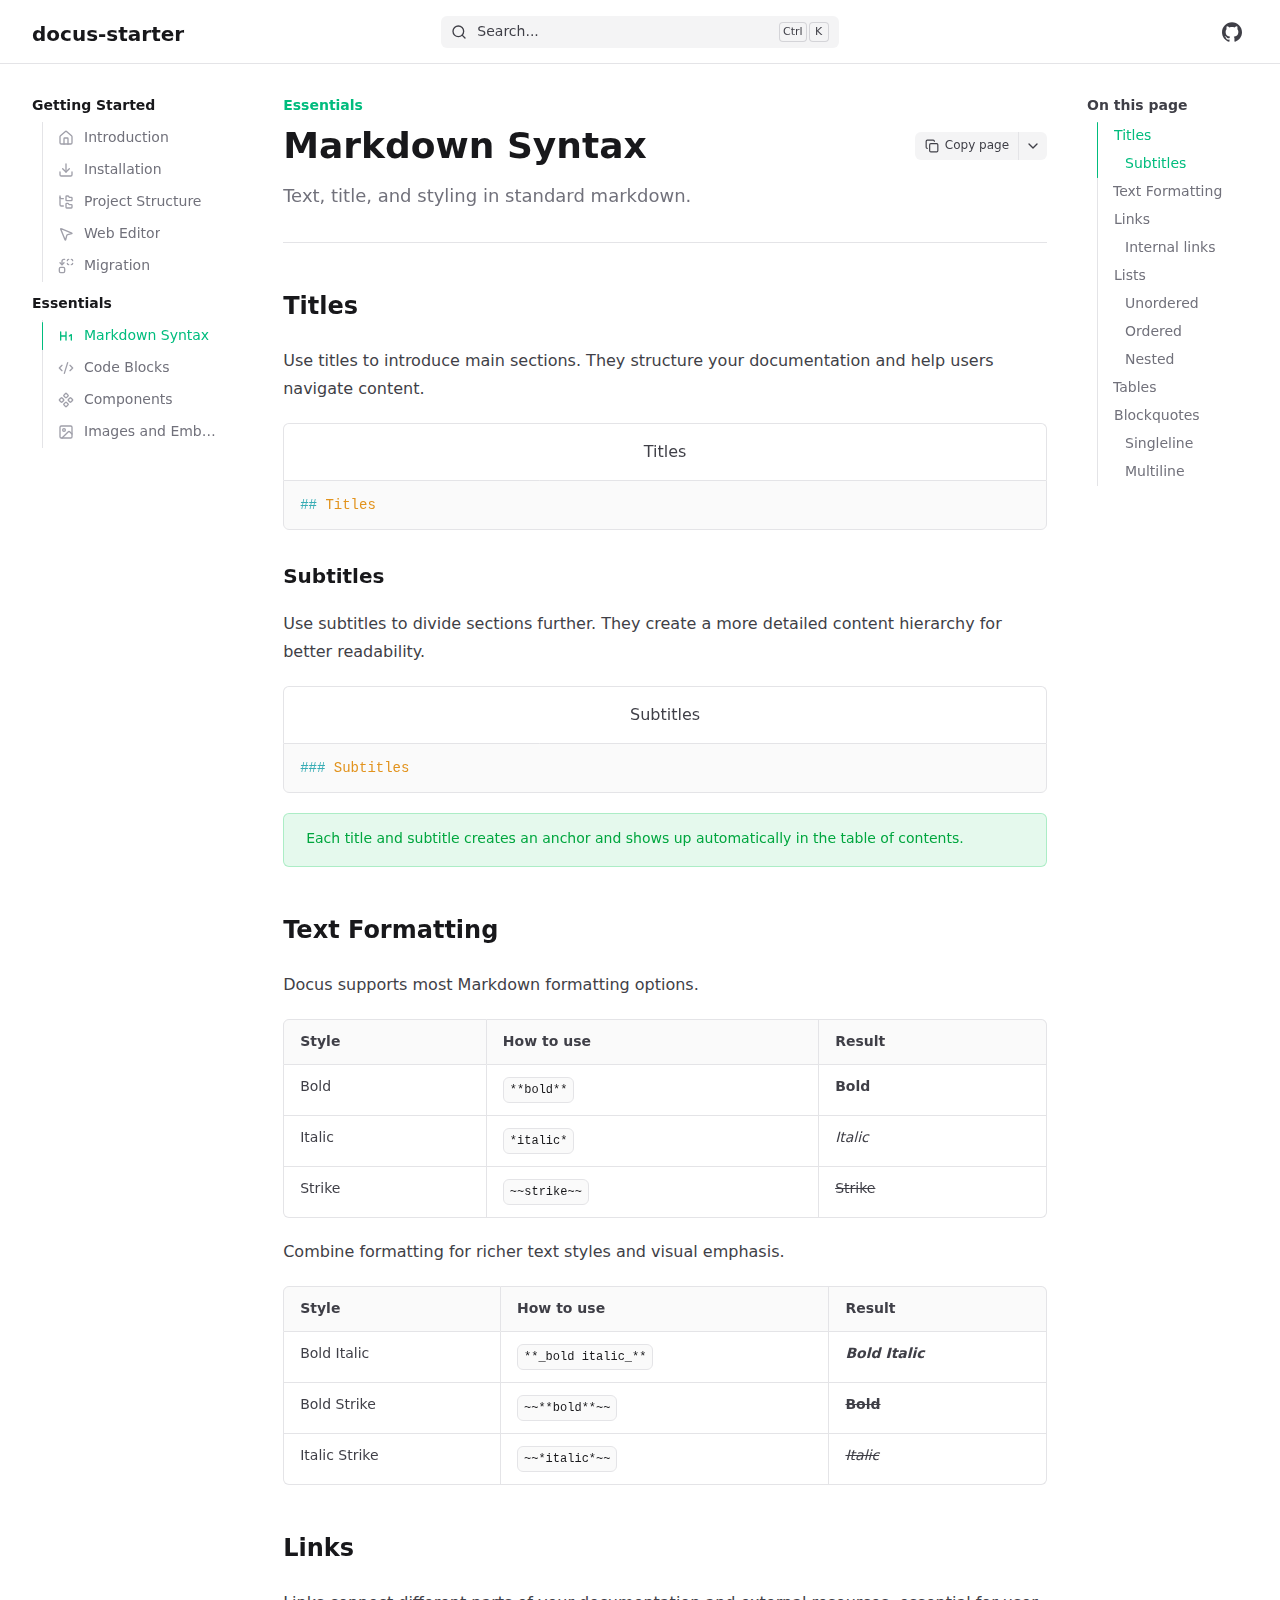
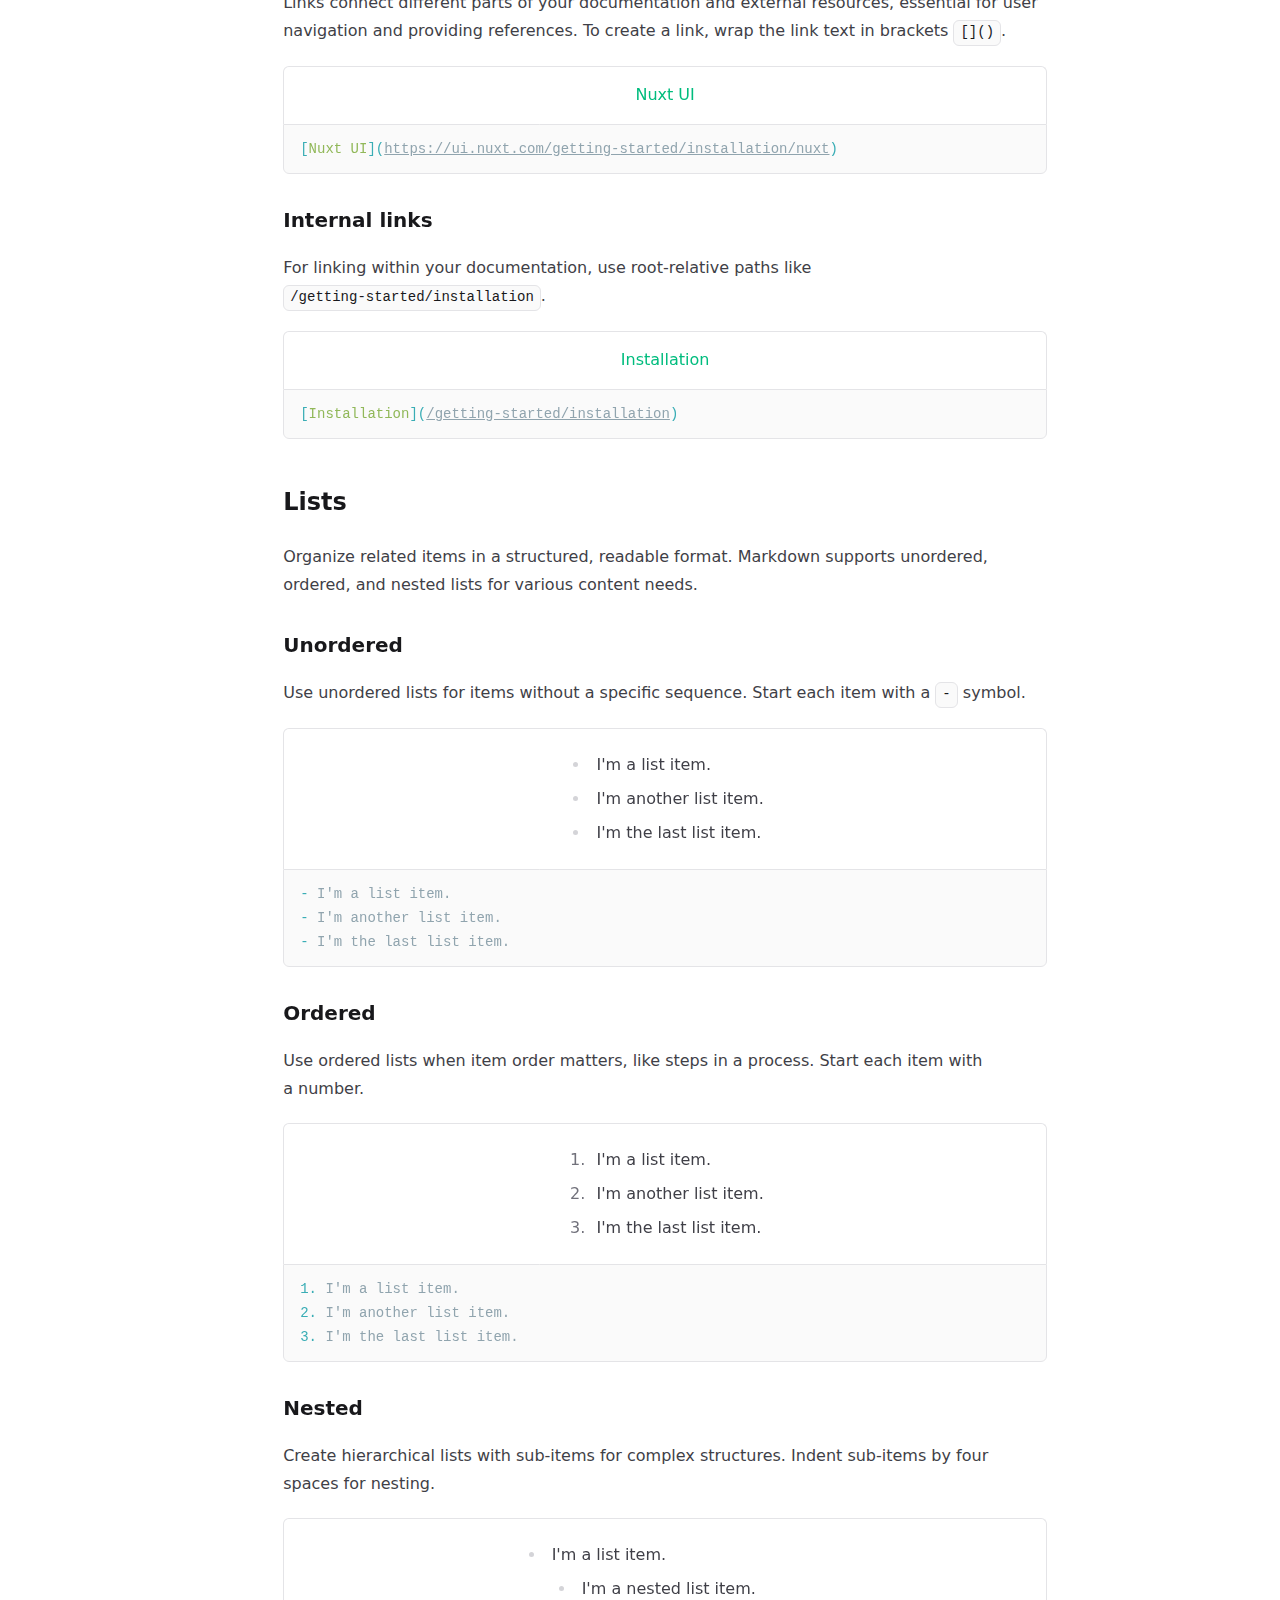
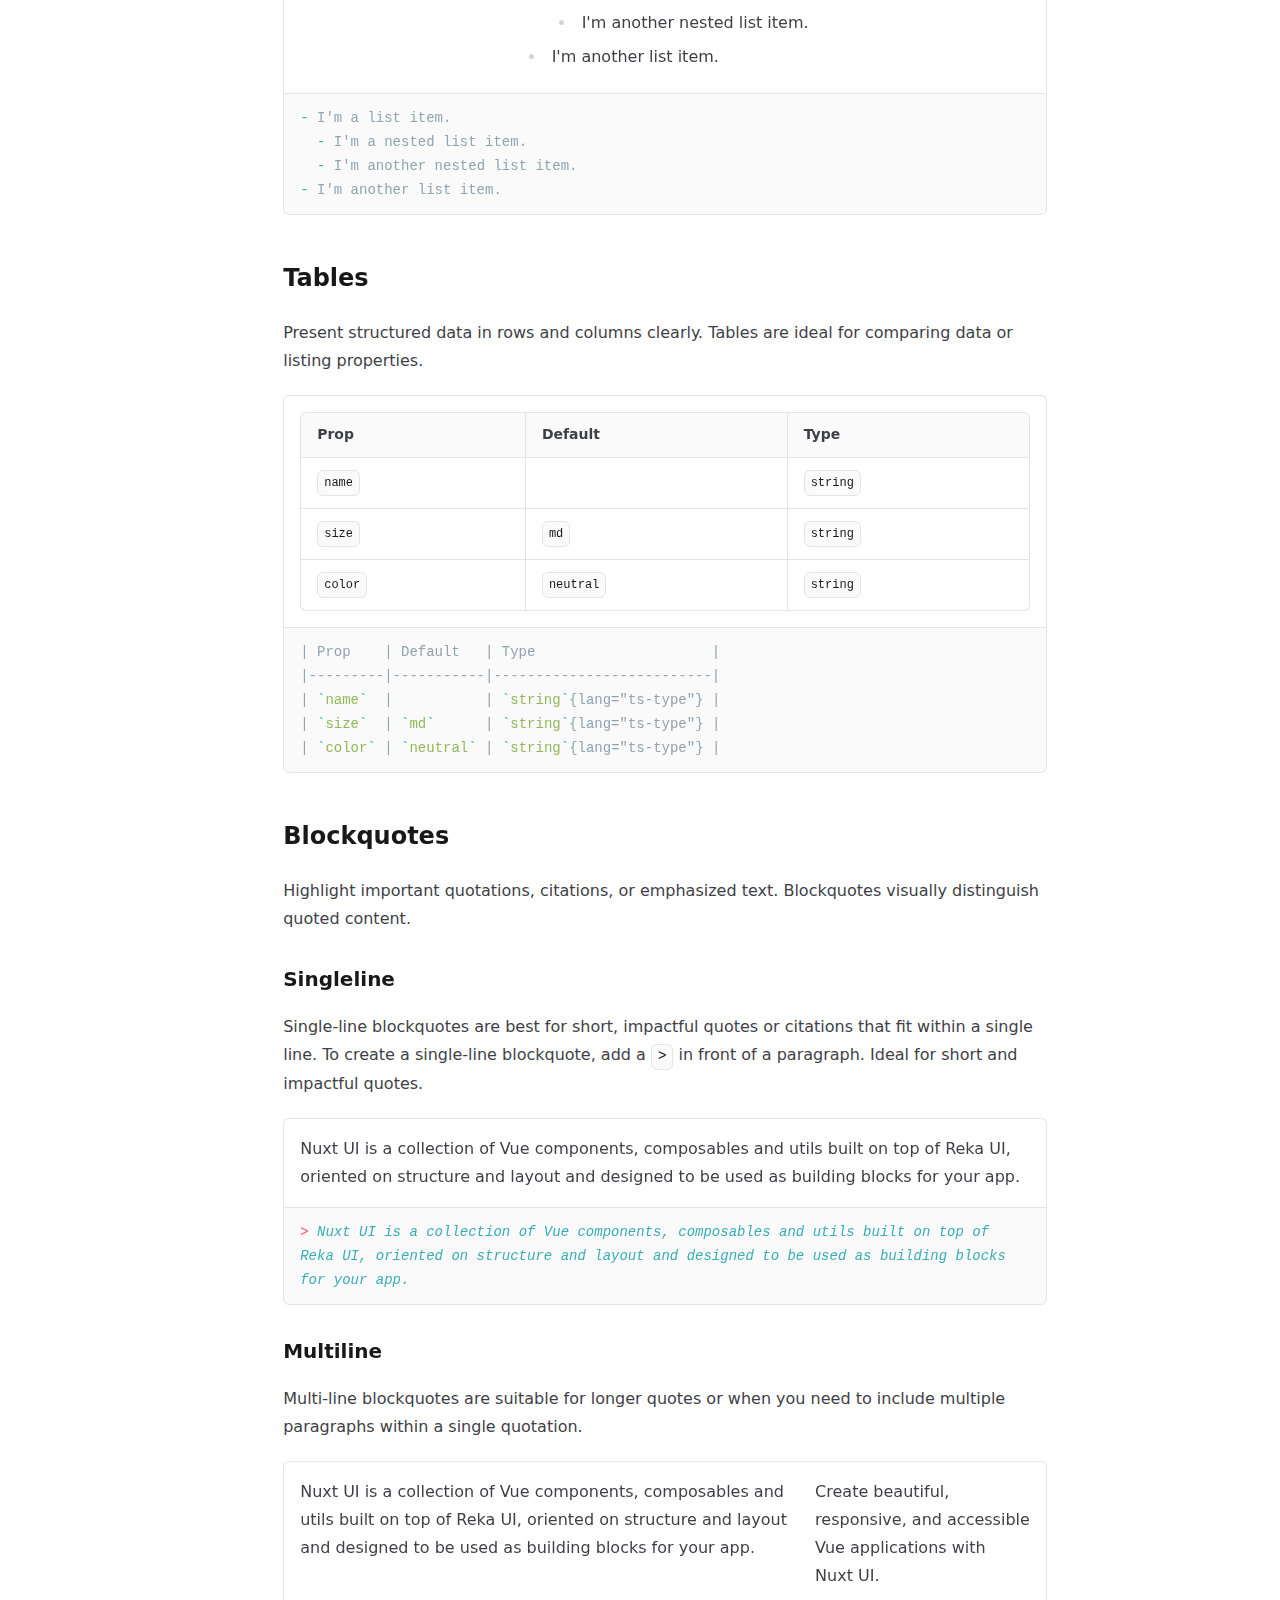
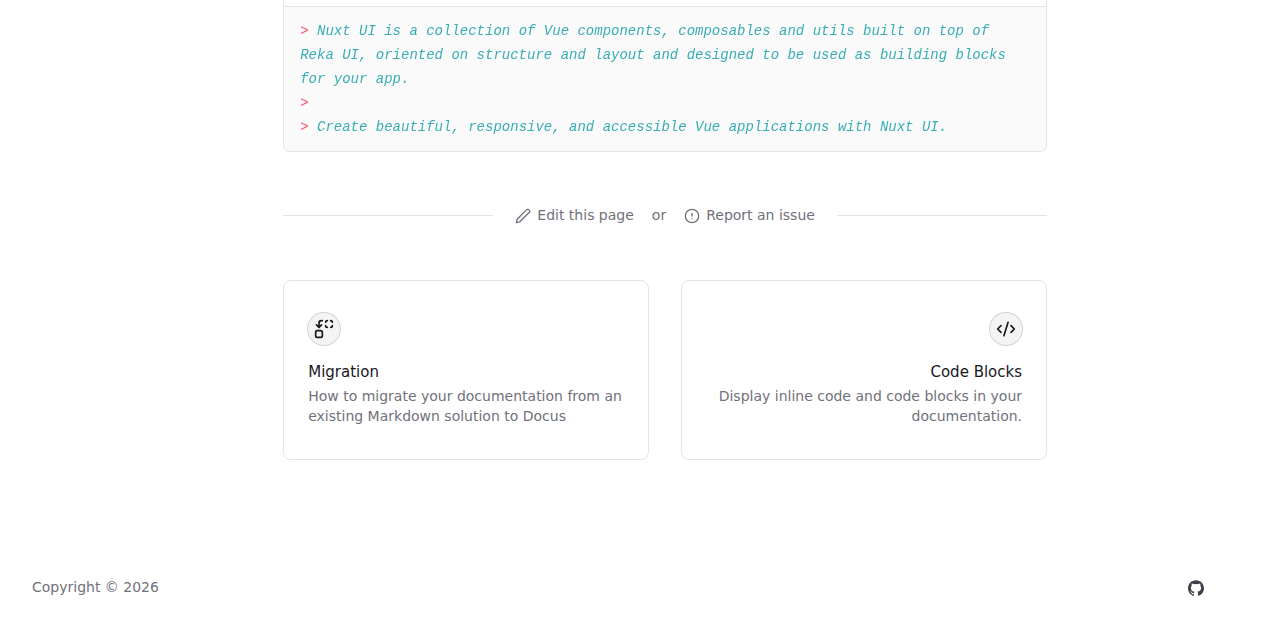
<file: essentials/markdown-syntax.html>
<!DOCTYPE html><html  lang="en" dir="ltr"><head><meta charset="utf-8"><meta name="viewport" content="width=device-width, initial-scale=1"><style id="nuxt-ui-colors">@layer base {
  :root {
  --ui-color-primary-50: var(--color-emerald-50, oklch(97.9% 0.021 166.113));
  --ui-color-primary-100: var(--color-emerald-100, oklch(95% 0.052 163.051));
  --ui-color-primary-200: var(--color-emerald-200, oklch(90.5% 0.093 164.15));
  --ui-color-primary-300: var(--color-emerald-300, oklch(84.5% 0.143 164.978));
  --ui-color-primary-400: var(--color-emerald-400, oklch(76.5% 0.177 163.223));
  --ui-color-primary-500: var(--color-emerald-500, oklch(69.6% 0.17 162.48));
  --ui-color-primary-600: var(--color-emerald-600, oklch(59.6% 0.145 163.225));
  --ui-color-primary-700: var(--color-emerald-700, oklch(50.8% 0.118 165.612));
  --ui-color-primary-800: var(--color-emerald-800, oklch(43.2% 0.095 166.913));
  --ui-color-primary-900: var(--color-emerald-900, oklch(37.8% 0.077 168.94));
  --ui-color-primary-950: var(--color-emerald-950, oklch(26.2% 0.051 172.552));
  --ui-color-secondary-50: var(--color-blue-50, oklch(97% 0.014 254.604));
  --ui-color-secondary-100: var(--color-blue-100, oklch(93.2% 0.032 255.585));
  --ui-color-secondary-200: var(--color-blue-200, oklch(88.2% 0.059 254.128));
  --ui-color-secondary-300: var(--color-blue-300, oklch(80.9% 0.105 251.813));
  --ui-color-secondary-400: var(--color-blue-400, oklch(70.7% 0.165 254.624));
  --ui-color-secondary-500: var(--color-blue-500, oklch(62.3% 0.214 259.815));
  --ui-color-secondary-600: var(--color-blue-600, oklch(54.6% 0.245 262.881));
  --ui-color-secondary-700: var(--color-blue-700, oklch(48.8% 0.243 264.376));
  --ui-color-secondary-800: var(--color-blue-800, oklch(42.4% 0.199 265.638));
  --ui-color-secondary-900: var(--color-blue-900, oklch(37.9% 0.146 265.522));
  --ui-color-secondary-950: var(--color-blue-950, oklch(28.2% 0.091 267.935));
  --ui-color-success-50: var(--color-green-50, oklch(98.2% 0.018 155.826));
  --ui-color-success-100: var(--color-green-100, oklch(96.2% 0.044 156.743));
  --ui-color-success-200: var(--color-green-200, oklch(92.5% 0.084 155.995));
  --ui-color-success-300: var(--color-green-300, oklch(87.1% 0.15 154.449));
  --ui-color-success-400: var(--color-green-400, oklch(79.2% 0.209 151.711));
  --ui-color-success-500: var(--color-green-500, oklch(72.3% 0.219 149.579));
  --ui-color-success-600: var(--color-green-600, oklch(62.7% 0.194 149.214));
  --ui-color-success-700: var(--color-green-700, oklch(52.7% 0.154 150.069));
  --ui-color-success-800: var(--color-green-800, oklch(44.8% 0.119 151.328));
  --ui-color-success-900: var(--color-green-900, oklch(39.3% 0.095 152.535));
  --ui-color-success-950: var(--color-green-950, oklch(26.6% 0.065 152.934));
  --ui-color-info-50: var(--color-blue-50, oklch(97% 0.014 254.604));
  --ui-color-info-100: var(--color-blue-100, oklch(93.2% 0.032 255.585));
  --ui-color-info-200: var(--color-blue-200, oklch(88.2% 0.059 254.128));
  --ui-color-info-300: var(--color-blue-300, oklch(80.9% 0.105 251.813));
  --ui-color-info-400: var(--color-blue-400, oklch(70.7% 0.165 254.624));
  --ui-color-info-500: var(--color-blue-500, oklch(62.3% 0.214 259.815));
  --ui-color-info-600: var(--color-blue-600, oklch(54.6% 0.245 262.881));
  --ui-color-info-700: var(--color-blue-700, oklch(48.8% 0.243 264.376));
  --ui-color-info-800: var(--color-blue-800, oklch(42.4% 0.199 265.638));
  --ui-color-info-900: var(--color-blue-900, oklch(37.9% 0.146 265.522));
  --ui-color-info-950: var(--color-blue-950, oklch(28.2% 0.091 267.935));
  --ui-color-warning-50: var(--color-yellow-50, oklch(98.7% 0.026 102.212));
  --ui-color-warning-100: var(--color-yellow-100, oklch(97.3% 0.071 103.193));
  --ui-color-warning-200: var(--color-yellow-200, oklch(94.5% 0.129 101.54));
  --ui-color-warning-300: var(--color-yellow-300, oklch(90.5% 0.182 98.111));
  --ui-color-warning-400: var(--color-yellow-400, oklch(85.2% 0.199 91.936));
  --ui-color-warning-500: var(--color-yellow-500, oklch(79.5% 0.184 86.047));
  --ui-color-warning-600: var(--color-yellow-600, oklch(68.1% 0.162 75.834));
  --ui-color-warning-700: var(--color-yellow-700, oklch(55.4% 0.135 66.442));
  --ui-color-warning-800: var(--color-yellow-800, oklch(47.6% 0.114 61.907));
  --ui-color-warning-900: var(--color-yellow-900, oklch(42.1% 0.095 57.708));
  --ui-color-warning-950: var(--color-yellow-950, oklch(28.6% 0.066 53.813));
  --ui-color-error-50: var(--color-red-50, oklch(97.1% 0.013 17.38));
  --ui-color-error-100: var(--color-red-100, oklch(93.6% 0.032 17.717));
  --ui-color-error-200: var(--color-red-200, oklch(88.5% 0.062 18.334));
  --ui-color-error-300: var(--color-red-300, oklch(80.8% 0.114 19.571));
  --ui-color-error-400: var(--color-red-400, oklch(70.4% 0.191 22.216));
  --ui-color-error-500: var(--color-red-500, oklch(63.7% 0.237 25.331));
  --ui-color-error-600: var(--color-red-600, oklch(57.7% 0.245 27.325));
  --ui-color-error-700: var(--color-red-700, oklch(50.5% 0.213 27.518));
  --ui-color-error-800: var(--color-red-800, oklch(44.4% 0.177 26.899));
  --ui-color-error-900: var(--color-red-900, oklch(39.6% 0.141 25.723));
  --ui-color-error-950: var(--color-red-950, oklch(25.8% 0.092 26.042));
  --ui-color-neutral-50: var(--color-zinc-50, oklch(98.5% 0 0));
  --ui-color-neutral-100: var(--color-zinc-100, oklch(96.7% 0.001 286.375));
  --ui-color-neutral-200: var(--color-zinc-200, oklch(92% 0.004 286.32));
  --ui-color-neutral-300: var(--color-zinc-300, oklch(87.1% 0.006 286.286));
  --ui-color-neutral-400: var(--color-zinc-400, oklch(70.5% 0.015 286.067));
  --ui-color-neutral-500: var(--color-zinc-500, oklch(55.2% 0.016 285.938));
  --ui-color-neutral-600: var(--color-zinc-600, oklch(44.2% 0.017 285.786));
  --ui-color-neutral-700: var(--color-zinc-700, oklch(37% 0.013 285.805));
  --ui-color-neutral-800: var(--color-zinc-800, oklch(27.4% 0.006 286.033));
  --ui-color-neutral-900: var(--color-zinc-900, oklch(21% 0.006 285.885));
  --ui-color-neutral-950: var(--color-zinc-950, oklch(14.1% 0.005 285.823));
  }
  :root, .light {
  --ui-primary: var(--ui-color-primary-500);
  --ui-secondary: var(--ui-color-secondary-500);
  --ui-success: var(--ui-color-success-500);
  --ui-info: var(--ui-color-info-500);
  --ui-warning: var(--ui-color-warning-500);
  --ui-error: var(--ui-color-error-500);
  }
  .dark {
  --ui-primary: var(--ui-color-primary-400);
  --ui-secondary: var(--ui-color-secondary-400);
  --ui-success: var(--ui-color-success-400);
  --ui-info: var(--ui-color-info-400);
  --ui-warning: var(--ui-color-warning-400);
  --ui-error: var(--ui-color-error-400);
  }
}</style><script type="importmap">{"imports":{"#entry":"/_nuxt/Cw0jDqBl.js"}}</script><title>Markdown Syntax - docus-starter</title><style>/*! tailwindcss v4.1.13 | MIT License | https://tailwindcss.com */.shiki span.line{display:block}.shiki span.line.highlight{background-color:var(--ui-bg-accented);margin:0 -16px;padding:0 16px}@supports (color:color-mix(in lab,red,red)){.shiki span.line.highlight{background-color:color-mix(in oklab,var(--ui-bg-accented)50%,transparent)}}</style><link rel="stylesheet" href="/_nuxt/entry.CTtLAxfM.css" crossorigin><style>@layer components {:where(.i-lucide\:alert-circle){display:inline-block;width:1em;height:1em;background-color:currentColor;-webkit-mask-image:var(--svg);mask-image:var(--svg);-webkit-mask-repeat:no-repeat;mask-repeat:no-repeat;-webkit-mask-size:100% 100%;mask-size:100% 100%;--svg:url("data:image/svg+xml,%3Csvg xmlns='http://www.w3.org/2000/svg' viewBox='0 0 24 24' width='24' height='24'%3E%3Cg fill='none' stroke='black' stroke-linecap='round' stroke-linejoin='round' stroke-width='2'%3E%3Ccircle cx='12' cy='12' r='10'/%3E%3Cpath d='M12 8v4m0 4h.01'/%3E%3C/g%3E%3C/svg%3E")}:where(.i-lucide\:chevron-down){display:inline-block;width:1em;height:1em;background-color:currentColor;-webkit-mask-image:var(--svg);mask-image:var(--svg);-webkit-mask-repeat:no-repeat;mask-repeat:no-repeat;-webkit-mask-size:100% 100%;mask-size:100% 100%;--svg:url("data:image/svg+xml,%3Csvg xmlns='http://www.w3.org/2000/svg' viewBox='0 0 24 24' width='24' height='24'%3E%3Cpath fill='none' stroke='black' stroke-linecap='round' stroke-linejoin='round' stroke-width='2' d='m6 9l6 6l6-6'/%3E%3C/svg%3E")}:where(.i-lucide\:code-xml){display:inline-block;width:1em;height:1em;background-color:currentColor;-webkit-mask-image:var(--svg);mask-image:var(--svg);-webkit-mask-repeat:no-repeat;mask-repeat:no-repeat;-webkit-mask-size:100% 100%;mask-size:100% 100%;--svg:url("data:image/svg+xml,%3Csvg xmlns='http://www.w3.org/2000/svg' viewBox='0 0 24 24' width='24' height='24'%3E%3Cpath fill='none' stroke='black' stroke-linecap='round' stroke-linejoin='round' stroke-width='2' d='m18 16l4-4l-4-4M6 8l-4 4l4 4m8.5-12l-5 16'/%3E%3C/svg%3E")}:where(.i-lucide\:component){display:inline-block;width:1em;height:1em;background-color:currentColor;-webkit-mask-image:var(--svg);mask-image:var(--svg);-webkit-mask-repeat:no-repeat;mask-repeat:no-repeat;-webkit-mask-size:100% 100%;mask-size:100% 100%;--svg:url("data:image/svg+xml,%3Csvg xmlns='http://www.w3.org/2000/svg' viewBox='0 0 24 24' width='24' height='24'%3E%3Cpath fill='none' stroke='black' stroke-linecap='round' stroke-linejoin='round' stroke-width='2' d='M15.536 11.293a1 1 0 0 0 0 1.414l2.376 2.377a1 1 0 0 0 1.414 0l2.377-2.377a1 1 0 0 0 0-1.414l-2.377-2.377a1 1 0 0 0-1.414 0zm-13.239 0a1 1 0 0 0 0 1.414l2.377 2.377a1 1 0 0 0 1.414 0l2.377-2.377a1 1 0 0 0 0-1.414L6.088 8.916a1 1 0 0 0-1.414 0zm6.619 6.619a1 1 0 0 0 0 1.415l2.377 2.376a1 1 0 0 0 1.414 0l2.377-2.376a1 1 0 0 0 0-1.415l-2.377-2.376a1 1 0 0 0-1.414 0zm0-13.238a1 1 0 0 0 0 1.414l2.377 2.376a1 1 0 0 0 1.414 0l2.377-2.376a1 1 0 0 0 0-1.414l-2.377-2.377a1 1 0 0 0-1.414 0z'/%3E%3C/svg%3E")}:where(.i-lucide\:copy){display:inline-block;width:1em;height:1em;background-color:currentColor;-webkit-mask-image:var(--svg);mask-image:var(--svg);-webkit-mask-repeat:no-repeat;mask-repeat:no-repeat;-webkit-mask-size:100% 100%;mask-size:100% 100%;--svg:url("data:image/svg+xml,%3Csvg xmlns='http://www.w3.org/2000/svg' viewBox='0 0 24 24' width='24' height='24'%3E%3Cg fill='none' stroke='black' stroke-linecap='round' stroke-linejoin='round' stroke-width='2'%3E%3Crect width='14' height='14' x='8' y='8' rx='2' ry='2'/%3E%3Cpath d='M4 16c-1.1 0-2-.9-2-2V4c0-1.1.9-2 2-2h10c1.1 0 2 .9 2 2'/%3E%3C/g%3E%3C/svg%3E")}:where(.i-lucide\:download){display:inline-block;width:1em;height:1em;background-color:currentColor;-webkit-mask-image:var(--svg);mask-image:var(--svg);-webkit-mask-repeat:no-repeat;mask-repeat:no-repeat;-webkit-mask-size:100% 100%;mask-size:100% 100%;--svg:url("data:image/svg+xml,%3Csvg xmlns='http://www.w3.org/2000/svg' viewBox='0 0 24 24' width='24' height='24'%3E%3Cg fill='none' stroke='black' stroke-linecap='round' stroke-linejoin='round' stroke-width='2'%3E%3Cpath d='M12 15V3m9 12v4a2 2 0 0 1-2 2H5a2 2 0 0 1-2-2v-4'/%3E%3Cpath d='m7 10l5 5l5-5'/%3E%3C/g%3E%3C/svg%3E")}:where(.i-lucide\:folder-tree){display:inline-block;width:1em;height:1em;background-color:currentColor;-webkit-mask-image:var(--svg);mask-image:var(--svg);-webkit-mask-repeat:no-repeat;mask-repeat:no-repeat;-webkit-mask-size:100% 100%;mask-size:100% 100%;--svg:url("data:image/svg+xml,%3Csvg xmlns='http://www.w3.org/2000/svg' viewBox='0 0 24 24' width='24' height='24'%3E%3Cg fill='none' stroke='black' stroke-linecap='round' stroke-linejoin='round' stroke-width='2'%3E%3Cpath d='M20 10a1 1 0 0 0 1-1V6a1 1 0 0 0-1-1h-2.5a1 1 0 0 1-.8-.4l-.9-1.2A1 1 0 0 0 15 3h-2a1 1 0 0 0-1 1v5a1 1 0 0 0 1 1Zm0 11a1 1 0 0 0 1-1v-3a1 1 0 0 0-1-1h-2.9a1 1 0 0 1-.88-.55l-.42-.85a1 1 0 0 0-.92-.6H13a1 1 0 0 0-1 1v5a1 1 0 0 0 1 1ZM3 5a2 2 0 0 0 2 2h3'/%3E%3Cpath d='M3 3v13a2 2 0 0 0 2 2h3'/%3E%3C/g%3E%3C/svg%3E")}:where(.i-lucide\:hash){display:inline-block;width:1em;height:1em;background-color:currentColor;-webkit-mask-image:var(--svg);mask-image:var(--svg);-webkit-mask-repeat:no-repeat;mask-repeat:no-repeat;-webkit-mask-size:100% 100%;mask-size:100% 100%;--svg:url("data:image/svg+xml,%3Csvg xmlns='http://www.w3.org/2000/svg' viewBox='0 0 24 24' width='24' height='24'%3E%3Cpath fill='none' stroke='black' stroke-linecap='round' stroke-linejoin='round' stroke-width='2' d='M4 9h16M4 15h16M10 3L8 21m8-18l-2 18'/%3E%3C/svg%3E")}:where(.i-lucide\:heading-1){display:inline-block;width:1em;height:1em;background-color:currentColor;-webkit-mask-image:var(--svg);mask-image:var(--svg);-webkit-mask-repeat:no-repeat;mask-repeat:no-repeat;-webkit-mask-size:100% 100%;mask-size:100% 100%;--svg:url("data:image/svg+xml,%3Csvg xmlns='http://www.w3.org/2000/svg' viewBox='0 0 24 24' width='24' height='24'%3E%3Cpath fill='none' stroke='black' stroke-linecap='round' stroke-linejoin='round' stroke-width='2' d='M4 12h8m-8 6V6m8 12V6m5 6l3-2v8'/%3E%3C/svg%3E")}:where(.i-lucide\:house){display:inline-block;width:1em;height:1em;background-color:currentColor;-webkit-mask-image:var(--svg);mask-image:var(--svg);-webkit-mask-repeat:no-repeat;mask-repeat:no-repeat;-webkit-mask-size:100% 100%;mask-size:100% 100%;--svg:url("data:image/svg+xml,%3Csvg xmlns='http://www.w3.org/2000/svg' viewBox='0 0 24 24' width='24' height='24'%3E%3Cg fill='none' stroke='black' stroke-linecap='round' stroke-linejoin='round' stroke-width='2'%3E%3Cpath d='M15 21v-8a1 1 0 0 0-1-1h-4a1 1 0 0 0-1 1v8'/%3E%3Cpath d='M3 10a2 2 0 0 1 .709-1.528l7-6a2 2 0 0 1 2.582 0l7 6A2 2 0 0 1 21 10v9a2 2 0 0 1-2 2H5a2 2 0 0 1-2-2z'/%3E%3C/g%3E%3C/svg%3E")}:where(.i-lucide\:image){display:inline-block;width:1em;height:1em;background-color:currentColor;-webkit-mask-image:var(--svg);mask-image:var(--svg);-webkit-mask-repeat:no-repeat;mask-repeat:no-repeat;-webkit-mask-size:100% 100%;mask-size:100% 100%;--svg:url("data:image/svg+xml,%3Csvg xmlns='http://www.w3.org/2000/svg' viewBox='0 0 24 24' width='24' height='24'%3E%3Cg fill='none' stroke='black' stroke-linecap='round' stroke-linejoin='round' stroke-width='2'%3E%3Crect width='18' height='18' x='3' y='3' rx='2' ry='2'/%3E%3Ccircle cx='9' cy='9' r='2'/%3E%3Cpath d='m21 15l-3.086-3.086a2 2 0 0 0-2.828 0L6 21'/%3E%3C/g%3E%3C/svg%3E")}:where(.i-lucide\:mouse-pointer-2){display:inline-block;width:1em;height:1em;background-color:currentColor;-webkit-mask-image:var(--svg);mask-image:var(--svg);-webkit-mask-repeat:no-repeat;mask-repeat:no-repeat;-webkit-mask-size:100% 100%;mask-size:100% 100%;--svg:url("data:image/svg+xml,%3Csvg xmlns='http://www.w3.org/2000/svg' viewBox='0 0 24 24' width='24' height='24'%3E%3Cpath fill='none' stroke='black' stroke-linecap='round' stroke-linejoin='round' stroke-width='2' d='M4.037 4.688a.495.495 0 0 1 .651-.651l16 6.5a.5.5 0 0 1-.063.947l-6.124 1.58a2 2 0 0 0-1.438 1.435l-1.579 6.126a.5.5 0 0 1-.947.063z'/%3E%3C/svg%3E")}:where(.i-lucide\:pen){display:inline-block;width:1em;height:1em;background-color:currentColor;-webkit-mask-image:var(--svg);mask-image:var(--svg);-webkit-mask-repeat:no-repeat;mask-repeat:no-repeat;-webkit-mask-size:100% 100%;mask-size:100% 100%;--svg:url("data:image/svg+xml,%3Csvg xmlns='http://www.w3.org/2000/svg' viewBox='0 0 24 24' width='24' height='24'%3E%3Cpath fill='none' stroke='black' stroke-linecap='round' stroke-linejoin='round' stroke-width='2' d='M21.174 6.812a1 1 0 0 0-3.986-3.987L3.842 16.174a2 2 0 0 0-.5.83l-1.321 4.352a.5.5 0 0 0 .623.622l4.353-1.32a2 2 0 0 0 .83-.497z'/%3E%3C/svg%3E")}:where(.i-lucide\:replace){display:inline-block;width:1em;height:1em;background-color:currentColor;-webkit-mask-image:var(--svg);mask-image:var(--svg);-webkit-mask-repeat:no-repeat;mask-repeat:no-repeat;-webkit-mask-size:100% 100%;mask-size:100% 100%;--svg:url("data:image/svg+xml,%3Csvg xmlns='http://www.w3.org/2000/svg' viewBox='0 0 24 24' width='24' height='24'%3E%3Cg fill='none' stroke='black' stroke-linecap='round' stroke-linejoin='round' stroke-width='2'%3E%3Cpath d='M14 4a2 2 0 0 1 2-2m0 8a2 2 0 0 1-2-2m6-6a2 2 0 0 1 2 2m0 4a2 2 0 0 1-2 2M3 7l3 3l3-3'/%3E%3Cpath d='M6 10V5a3 3 0 0 1 3-3h1'/%3E%3Crect width='8' height='8' x='2' y='14' rx='2'/%3E%3C/g%3E%3C/svg%3E")}:where(.i-lucide\:search){display:inline-block;width:1em;height:1em;background-color:currentColor;-webkit-mask-image:var(--svg);mask-image:var(--svg);-webkit-mask-repeat:no-repeat;mask-repeat:no-repeat;-webkit-mask-size:100% 100%;mask-size:100% 100%;--svg:url("data:image/svg+xml,%3Csvg xmlns='http://www.w3.org/2000/svg' viewBox='0 0 24 24' width='24' height='24'%3E%3Cg fill='none' stroke='black' stroke-linecap='round' stroke-linejoin='round' stroke-width='2'%3E%3Cpath d='m21 21l-4.34-4.34'/%3E%3Ccircle cx='11' cy='11' r='8'/%3E%3C/g%3E%3C/svg%3E")}:where(.i-simple-icons\:github){display:inline-block;width:1em;height:1em;background-color:currentColor;-webkit-mask-image:var(--svg);mask-image:var(--svg);-webkit-mask-repeat:no-repeat;mask-repeat:no-repeat;-webkit-mask-size:100% 100%;mask-size:100% 100%;--svg:url("data:image/svg+xml,%3Csvg xmlns='http://www.w3.org/2000/svg' viewBox='0 0 24 24' width='24' height='24'%3E%3Cpath fill='black' d='M12 .297c-6.63 0-12 5.373-12 12c0 5.303 3.438 9.8 8.205 11.385c.6.113.82-.258.82-.577c0-.285-.01-1.04-.015-2.04c-3.338.724-4.042-1.61-4.042-1.61C4.422 18.07 3.633 17.7 3.633 17.7c-1.087-.744.084-.729.084-.729c1.205.084 1.838 1.236 1.838 1.236c1.07 1.835 2.809 1.305 3.495.998c.108-.776.417-1.305.76-1.605c-2.665-.3-5.466-1.332-5.466-5.93c0-1.31.465-2.38 1.235-3.22c-.135-.303-.54-1.523.105-3.176c0 0 1.005-.322 3.3 1.23c.96-.267 1.98-.399 3-.405c1.02.006 2.04.138 3 .405c2.28-1.552 3.285-1.23 3.285-1.23c.645 1.653.24 2.873.12 3.176c.765.84 1.23 1.91 1.23 3.22c0 4.61-2.805 5.625-5.475 5.92c.42.36.81 1.096.81 2.22c0 1.606-.015 2.896-.015 3.286c0 .315.21.69.825.57C20.565 22.092 24 17.592 24 12.297c0-6.627-5.373-12-12-12'/%3E%3C/svg%3E")}}</style><link rel="preload" as="fetch" crossorigin="anonymous" href="/essentials/markdown-syntax/_payload.json?36274c3b-7b44-4a5d-a80c-6942f8658660"><link rel="modulepreload" as="script" crossorigin href="/_nuxt/Cw0jDqBl.js"><link rel="modulepreload" as="script" crossorigin href="/_nuxt/BpH6akjA.js"><link rel="modulepreload" as="script" crossorigin href="/_nuxt/DbtlJOqV.js"><link rel="modulepreload" as="script" crossorigin href="/_nuxt/CePV0pSb.js"><link rel="modulepreload" as="script" crossorigin href="/_nuxt/CWzI3TbW.js"><link rel="modulepreload" as="script" crossorigin href="/_nuxt/BN_7HF1G.js"><link rel="modulepreload" as="script" crossorigin href="/_nuxt/DpCTlY-H.js"><link rel="modulepreload" as="script" crossorigin href="/_nuxt/Cfu7gret.js"><link rel="modulepreload" as="script" crossorigin href="/_nuxt/B1GBR3yP.js"><link rel="modulepreload" as="script" crossorigin href="/_nuxt/B0lfVkMO.js"><link rel="modulepreload" as="script" crossorigin href="/_nuxt/Du62FfiF.js"><link rel="modulepreload" as="script" crossorigin href="/_nuxt/DCscFIK0.js"><link rel="modulepreload" as="script" crossorigin href="/_nuxt/BJ8Rr5b9.js"><link rel="modulepreload" as="script" crossorigin href="/_nuxt/tijRrzkl.js"><link rel="modulepreload" as="script" crossorigin href="/_nuxt/i2p3OsXi.js"><link rel="modulepreload" as="script" crossorigin href="/_nuxt/fYZLF0MO.js"><link rel="modulepreload" as="script" crossorigin href="/_nuxt/CgYtpQo4.js"><link rel="modulepreload" as="script" crossorigin href="/_nuxt/DPU3W3x-.js"><link rel="modulepreload" as="script" crossorigin href="/_nuxt/SpWnBOSj.js"><link rel="modulepreload" as="script" crossorigin href="/_nuxt/SxanQqgT.js"><link rel="modulepreload" as="script" crossorigin href="/_nuxt/C4rlBs3T.js"><link rel="modulepreload" as="script" crossorigin href="/_nuxt/DWoyacC4.js"><link rel="modulepreload" as="script" crossorigin href="/_nuxt/UV2TsU4X.js"><link rel="modulepreload" as="script" crossorigin href="/_nuxt/CgzVpHwL.js"><link rel="modulepreload" as="script" crossorigin href="/_nuxt/CSH_ViAd.js"><link rel="modulepreload" as="script" crossorigin href="/_nuxt/CiS7vzDN.js"><link rel="modulepreload" as="script" crossorigin href="/_nuxt/CUBXs9yN.js"><link rel="modulepreload" as="script" crossorigin href="/_nuxt/B6-XkLLo.js"><link rel="preload" as="fetch" fetchpriority="low" crossorigin="anonymous" href="/_nuxt/builds/meta/36274c3b-7b44-4a5d-a80c-6942f8658660.json"><link rel="prefetch" as="style" crossorigin href="/_nuxt/index.BwTBaIXH.css"><link rel="prefetch" as="script" crossorigin href="/_nuxt/CDGLoiVN.js"><link rel="prefetch" as="script" crossorigin href="/_nuxt/CusHSXvX.js"><link rel="prefetch" as="script" crossorigin href="/_nuxt/x2qOVow4.js"><link rel="prefetch" as="script" crossorigin href="/_nuxt/lDCt5PN4.js"><meta property="og:image" content="/__og-image__/static/essentials/markdown-syntax/og.png"><meta property="og:image:type" content="image/png"><meta name="twitter:card" content="summary_large_image"><meta name="twitter:image" content="/__og-image__/static/essentials/markdown-syntax/og.png"><meta name="twitter:image:src" content="/__og-image__/static/essentials/markdown-syntax/og.png"><meta property="og:image:width" content="1200"><meta name="twitter:image:width" content="1200"><meta property="og:image:height" content="600"><meta name="twitter:image:height" content="600"><meta name="robots" content="index, follow, max-image-preview:large, max-snippet:-1, max-video-preview:-1"><link rel="icon" href="/favicon.ico"><meta name="description" content="Text, title, and styling in standard markdown."><meta property="og:site_name" content="docus-starter"><meta property="og:title" content="Markdown Syntax"><meta property="og:description" content="Text, title, and styling in standard markdown."><script type="module" src="/_nuxt/Cw0jDqBl.js" crossorigin></script><script>"use strict";(()=>{const t=window,e=document.documentElement,c=["dark","light"],n=getStorageValue("localStorage","nuxt-color-mode")||"system";let i=n==="system"?u():n;const r=e.getAttribute("data-color-mode-forced");r&&(i=r),l(i),t["__NUXT_COLOR_MODE__"]={preference:n,value:i,getColorScheme:u,addColorScheme:l,removeColorScheme:d};function l(o){const s=""+o+"",a="";e.classList?e.classList.add(s):e.className+=" "+s,a&&e.setAttribute("data-"+a,o)}function d(o){const s=""+o+"",a="";e.classList?e.classList.remove(s):e.className=e.className.replace(new RegExp(s,"g"),""),a&&e.removeAttribute("data-"+a)}function f(o){return t.matchMedia("(prefers-color-scheme"+o+")")}function u(){if(t.matchMedia&&f("").media!=="not all"){for(const o of c)if(f(":"+o).matches)return o}return"light"}})();function getStorageValue(t,e){switch(t){case"localStorage":return window.localStorage.getItem(e);case"sessionStorage":return window.sessionStorage.getItem(e);case"cookie":return getCookie(e);default:return null}}function getCookie(t){const c=("; "+window.document.cookie).split("; "+t+"=");if(c.length===2)return c.pop()?.split(";").shift()}</script></head><body><div id="__nuxt" class="isolate"><!--[--><!--[--><!--[--><!--[--><!--[--><div class="nuxt-loading-indicator" style="position:fixed;top:0;right:0;left:0;pointer-events:none;width:auto;height:3px;opacity:0;background:var(--ui-primary);background-size:0% auto;transform:scaleX(0%);transform-origin:left;transition:transform 0.1s, height 0.4s, opacity 0.4s;z-index:999999;"></div><!--[--><!--[--><!----><!----><!----><header class="bg-default/75 backdrop-blur border-b border-default h-(--ui-header-height) sticky top-0 z-50"><!--[--><!--]--><div class="w-full max-w-(--ui-container) mx-auto px-4 sm:px-6 lg:px-8 flex items-center justify-between gap-3 h-full"><!--[--><div class="lg:flex-1 flex items-center gap-1.5"><!----><!--[--><a href="/" aria-label="docus-starter" class="focus-visible:outline-primary hover:text-default transition-colors shrink-0 font-bold text-xl text-highlighted flex items-end gap-1.5"><!--[--><!--[--><!--[--><span class="h-6 w-auto shrink-0">docus-starter</span><!--]--><!--]--><!--]--></a><!--]--></div><div class="hidden lg:flex flex-1"><!--[--><!--[--><!----><!--[--><!--[--><button type="button" class="rounded-md font-medium inline-flex items-center disabled:cursor-not-allowed aria-disabled:cursor-not-allowed disabled:opacity-75 aria-disabled:opacity-75 transition-colors px-2.5 py-1.5 text-sm gap-1.5 text-default bg-elevated hover:bg-accented/75 active:bg-accented/75 focus:outline-none focus-visible:bg-accented/75 disabled:bg-elevated aria-disabled:bg-elevated w-full"><!--[--><!--[--><span class="iconify i-lucide:search shrink-0 size-4 mr-1" aria-hidden="true" style=""></span><!--]--><!--[--><span class="truncate">Search...</span><!--]--><!--[--><div class="hidden lg:flex items-center gap-0.5 ms-auto"><!--[--><!--[--><kbd class="inline-flex items-center justify-center px-1 rounded-sm font-medium font-sans h-5 min-w-[20px] text-[11px] ring ring-inset ring-accented text-default bg-elevated"><!--[--> <!--]--></kbd><kbd class="inline-flex items-center justify-center px-1 rounded-sm font-medium font-sans h-5 min-w-[20px] text-[11px] ring ring-inset ring-accented text-default bg-elevated"><!--[-->K<!--]--></kbd><!--]--><!--]--></div><!--]--><!--]--></button><!--]--><!--]--><!--]--><!--]--></div><div class="flex items-center justify-end lg:flex-1 gap-1.5"><!--[--><div></div><!----><!--[--><!----><!--[--><!--[--><button type="button" aria-label="Search..." class="rounded-md font-medium inline-flex items-center disabled:cursor-not-allowed aria-disabled:cursor-not-allowed disabled:opacity-75 aria-disabled:opacity-75 transition-colors text-sm gap-1.5 text-default hover:bg-elevated active:bg-elevated focus:outline-none focus-visible:bg-elevated hover:disabled:bg-transparent dark:hover:disabled:bg-transparent hover:aria-disabled:bg-transparent dark:hover:aria-disabled:bg-transparent p-1.5 lg:hidden"><!--[--><!--[--><span class="iconify i-lucide:search shrink-0 size-5" aria-hidden="true" style=""></span><!--]--><!--[--><!----><!--]--><!--[--><!----><!--]--><!--]--></button><!--]--><!--]--><!--]--><!--[--><div class="h-8 w-8 animate-pulse bg-neutral-200 dark:bg-neutral-800 rounded-md"></div><!--]--><!--[--><!--[--><!--[--><a href="https://github.com/warrenstapleton/warren-docus" rel="noopener noreferrer" target="_blank" aria-label="GitHub" class="rounded-md font-medium inline-flex items-center disabled:cursor-not-allowed aria-disabled:cursor-not-allowed disabled:opacity-75 aria-disabled:opacity-75 transition-colors text-sm gap-1.5 text-default hover:bg-elevated active:bg-elevated focus:outline-none focus-visible:bg-elevated hover:disabled:bg-transparent dark:hover:disabled:bg-transparent hover:aria-disabled:bg-transparent dark:hover:aria-disabled:bg-transparent p-1.5"><!--[--><!--[--><span class="iconify i-simple-icons:github shrink-0 size-5" aria-hidden="true" style=""></span><!--]--><!--[--><!----><!--]--><!--[--><!----><!--]--><!--]--></a><!--]--><!--]--><!--]--><!--]--><!--[--><!--[--><!--[--><button type="button" class="rounded-md font-medium inline-flex items-center disabled:cursor-not-allowed aria-disabled:cursor-not-allowed disabled:opacity-75 aria-disabled:opacity-75 transition-colors text-xs gap-1.5 text-default hover:bg-elevated active:bg-elevated focus:outline-none focus-visible:bg-elevated hover:disabled:bg-transparent dark:hover:disabled:bg-transparent hover:aria-disabled:bg-transparent dark:hover:aria-disabled:bg-transparent p-1.5 -me-1.5 lg:hidden"><!--[--><!--[--><!----><!--]--><!--[--><svg xmlns="http://www.w3.org/2000/svg" class="size-5" viewBox="0 0 24 24" fill="none" stroke="currentColor" stroke-width="2" stroke-linecap="round" stroke-linejoin="round"><line x1="4" y1="6" x2="20" y2="6" class="outline-none"></line><line x1="4" y1="12" x2="20" y2="12" class="outline-none"></line><line x1="4" y1="18" x2="20" y2="18" class="outline-none"></line></svg><!--]--><!--[--><!----><!--]--><!--]--></button><!--]--><!--]--><!--]--></div><!--]--></div><!--[--><!--]--></header><!--[--><!----><!--v-if--><!--]--><!--]--><main class="min-h-[calc(100vh-var(--ui-header-height))]"><!--[--><div class="w-full max-w-(--ui-container) mx-auto px-4 sm:px-6 lg:px-8"><!--[--><div class="flex flex-col lg:grid lg:grid-cols-10 lg:gap-10"><aside class="hidden overflow-y-auto lg:block lg:max-h-[calc(100vh-var(--ui-header-height))] lg:sticky lg:top-(--ui-header-height) py-8 lg:ps-4 lg:-ms-4 lg:pe-6.5 lg:col-span-2"><div class="relative"><!----><!--[--><div></div><!--[--><!----><nav><ul class="isolate -mx-2.5 -mt-1.5"><!--[--><!--[--><!--[--><li data-state="open" data-orientation="vertical" class="flex flex-col data-[state=open]:mb-1.5"><!--[--><!--[--><button type="button" aria-controls aria-expanded="true" data-state="open" id="reka-accordion-trigger-v-0-0-0" data-reka-collection-item data-orientation="vertical" class="group relative w-full px-2.5 py-1.5 before:inset-y-px before:inset-x-0 flex items-center gap-1.5 text-sm before:absolute before:z-[-1] before:rounded-md focus:outline-none focus-visible:outline-none focus-visible:before:ring-inset focus-visible:before:ring-2 focus-visible:before:ring-primary text-muted hover:text-highlighted data-[state=open]:text-highlighted transition-colors font-semibold focus-visible:ring-primary"><!--[--><!--[--><!--[--><!--[--><!----><!--]--><span class="truncate"><!--[-->Getting Started<!--]--><!----></span><span class="ms-auto gap-1.5 items-center hidden"><!--[--><!----><span class="iconify i-lucide:chevron-down size-5 transform transition-transform duration-200 shrink-0 group-data-[state=open]:rotate-180" aria-hidden="true" style=""></span><!--]--></span><!--]--><!--]--><!--]--></button><div role="region" aria-labelledby="reka-accordion-trigger-v-0-0-0" data-orientation="vertical" style="--reka-accordion-content-width:var(--reka-collapsible-content-width);--reka-accordion-content-height:var(--reka-collapsible-content-height);--reka-collapsible-content-height:0px;--reka-collapsible-content-width:0px;" class="data-[state=open]:animate-[accordion-down_200ms_ease-out] data-[state=closed]:animate-[accordion-up_200ms_ease-out] overflow-hidden focus:outline-none" id="reka-collapsible-content-v-0-0-1"><!--[--><!--[--><!--[--><!----><ul class="ms-5 border-s border-default"><!--[--><!--[--><!--[--><li class="ps-1.5 -ms-px"><!--[--><a href="/getting-started/introduction" class="group relative w-full px-2.5 py-1.5 before:inset-y-px before:inset-x-0 flex items-center gap-1.5 text-sm before:absolute before:z-[-1] before:rounded-md focus:outline-none focus-visible:outline-none focus-visible:before:ring-inset focus-visible:before:ring-2 focus-visible:before:ring-primary text-muted after:absolute after:-left-1.5 after:inset-y-0.5 after:block after:w-px after:rounded-full after:transition-colors hover:text-highlighted data-[state=open]:text-highlighted transition-colors"><!--[--><!--[--><!--[--><span class="iconify i-lucide:house shrink-0 size-4 mr-1 text-dimmed group-hover:text-default group-data-[state=open]:text-default transition-colors" aria-hidden="true" style=""></span><!--]--><span class="truncate"><!--[-->Introduction<!--]--><!----></span><!----><!--]--><!--]--></a><!--]--></li><!--]--><!--[--><li class="ps-1.5 -ms-px"><!--[--><a href="/getting-started/installation" class="group relative w-full px-2.5 py-1.5 before:inset-y-px before:inset-x-0 flex items-center gap-1.5 text-sm before:absolute before:z-[-1] before:rounded-md focus:outline-none focus-visible:outline-none focus-visible:before:ring-inset focus-visible:before:ring-2 focus-visible:before:ring-primary text-muted after:absolute after:-left-1.5 after:inset-y-0.5 after:block after:w-px after:rounded-full after:transition-colors hover:text-highlighted data-[state=open]:text-highlighted transition-colors"><!--[--><!--[--><!--[--><span class="iconify i-lucide:download shrink-0 size-4 mr-1 text-dimmed group-hover:text-default group-data-[state=open]:text-default transition-colors" aria-hidden="true" style=""></span><!--]--><span class="truncate"><!--[-->Installation<!--]--><!----></span><!----><!--]--><!--]--></a><!--]--></li><!--]--><!--[--><li class="ps-1.5 -ms-px"><!--[--><a href="/getting-started/project-structure" class="group relative w-full px-2.5 py-1.5 before:inset-y-px before:inset-x-0 flex items-center gap-1.5 text-sm before:absolute before:z-[-1] before:rounded-md focus:outline-none focus-visible:outline-none focus-visible:before:ring-inset focus-visible:before:ring-2 focus-visible:before:ring-primary text-muted after:absolute after:-left-1.5 after:inset-y-0.5 after:block after:w-px after:rounded-full after:transition-colors hover:text-highlighted data-[state=open]:text-highlighted transition-colors"><!--[--><!--[--><!--[--><span class="iconify i-lucide:folder-tree shrink-0 size-4 mr-1 text-dimmed group-hover:text-default group-data-[state=open]:text-default transition-colors" aria-hidden="true" style=""></span><!--]--><span class="truncate"><!--[-->Project Structure<!--]--><!----></span><!----><!--]--><!--]--></a><!--]--></li><!--]--><!--[--><li class="ps-1.5 -ms-px"><!--[--><a href="/getting-started/studio" class="group relative w-full px-2.5 py-1.5 before:inset-y-px before:inset-x-0 flex items-center gap-1.5 text-sm before:absolute before:z-[-1] before:rounded-md focus:outline-none focus-visible:outline-none focus-visible:before:ring-inset focus-visible:before:ring-2 focus-visible:before:ring-primary text-muted after:absolute after:-left-1.5 after:inset-y-0.5 after:block after:w-px after:rounded-full after:transition-colors hover:text-highlighted data-[state=open]:text-highlighted transition-colors"><!--[--><!--[--><!--[--><span class="iconify i-lucide:mouse-pointer-2 shrink-0 size-4 mr-1 text-dimmed group-hover:text-default group-data-[state=open]:text-default transition-colors" aria-hidden="true" style=""></span><!--]--><span class="truncate"><!--[-->Web Editor<!--]--><!----></span><!----><!--]--><!--]--></a><!--]--></li><!--]--><!--[--><li class="ps-1.5 -ms-px"><!--[--><a href="/getting-started/migration" class="group relative w-full px-2.5 py-1.5 before:inset-y-px before:inset-x-0 flex items-center gap-1.5 text-sm before:absolute before:z-[-1] before:rounded-md focus:outline-none focus-visible:outline-none focus-visible:before:ring-inset focus-visible:before:ring-2 focus-visible:before:ring-primary text-muted after:absolute after:-left-1.5 after:inset-y-0.5 after:block after:w-px after:rounded-full after:transition-colors hover:text-highlighted data-[state=open]:text-highlighted transition-colors"><!--[--><!--[--><!--[--><span class="iconify i-lucide:replace shrink-0 size-4 mr-1 text-dimmed group-hover:text-default group-data-[state=open]:text-default transition-colors" aria-hidden="true" style=""></span><!--]--><span class="truncate"><!--[-->Migration<!--]--><!----></span><!----><!--]--><!--]--></a><!--]--></li><!--]--><!--]--><!--]--></ul><!--]--><!--]--><!--]--></div><!--]--><!--]--></li><!--]--><!--[--><li data-state="open" data-orientation="vertical" class="flex flex-col data-[state=open]:mb-1.5"><!--[--><!--[--><button type="button" aria-controls aria-expanded="true" data-state="open" id="reka-accordion-trigger-v-0-0-2" data-reka-collection-item data-orientation="vertical" class="group relative w-full px-2.5 py-1.5 before:inset-y-px before:inset-x-0 flex items-center gap-1.5 text-sm before:absolute before:z-[-1] before:rounded-md focus:outline-none focus-visible:outline-none focus-visible:before:ring-inset focus-visible:before:ring-2 focus-visible:before:ring-primary text-muted hover:text-highlighted data-[state=open]:text-highlighted transition-colors font-semibold focus-visible:ring-primary"><!--[--><!--[--><!--[--><!--[--><!----><!--]--><span class="truncate"><!--[-->Essentials<!--]--><!----></span><span class="ms-auto gap-1.5 items-center hidden"><!--[--><!----><span class="iconify i-lucide:chevron-down size-5 transform transition-transform duration-200 shrink-0 group-data-[state=open]:rotate-180" aria-hidden="true" style=""></span><!--]--></span><!--]--><!--]--><!--]--></button><div role="region" aria-labelledby="reka-accordion-trigger-v-0-0-2" data-orientation="vertical" style="--reka-accordion-content-width:var(--reka-collapsible-content-width);--reka-accordion-content-height:var(--reka-collapsible-content-height);--reka-collapsible-content-height:0px;--reka-collapsible-content-width:0px;" class="data-[state=open]:animate-[accordion-down_200ms_ease-out] data-[state=closed]:animate-[accordion-up_200ms_ease-out] overflow-hidden focus:outline-none" id="reka-collapsible-content-v-0-0-3"><!--[--><!--[--><!--[--><!----><ul class="ms-5 border-s border-default"><!--[--><!--[--><!--[--><li class="ps-1.5 -ms-px"><!--[--><a href="/essentials/markdown-syntax" class="group relative w-full px-2.5 py-1.5 before:inset-y-px before:inset-x-0 flex items-center gap-1.5 text-sm before:absolute before:z-[-1] before:rounded-md focus:outline-none focus-visible:outline-none focus-visible:before:ring-inset focus-visible:before:ring-2 focus-visible:before:ring-primary font-medium after:absolute after:-left-1.5 after:inset-y-0.5 after:block after:w-px after:rounded-full after:transition-colors text-primary after:bg-primary"><!--[--><!--[--><!--[--><span class="iconify i-lucide:heading-1 shrink-0 size-4 mr-1 text-primary group-data-[state=open]:text-primary" aria-hidden="true" style=""></span><!--]--><span class="truncate"><!--[-->Markdown Syntax<!--]--><!----></span><!----><!--]--><!--]--></a><!--]--></li><!--]--><!--[--><li class="ps-1.5 -ms-px"><!--[--><a href="/essentials/code-blocks" class="group relative w-full px-2.5 py-1.5 before:inset-y-px before:inset-x-0 flex items-center gap-1.5 text-sm before:absolute before:z-[-1] before:rounded-md focus:outline-none focus-visible:outline-none focus-visible:before:ring-inset focus-visible:before:ring-2 focus-visible:before:ring-primary text-muted after:absolute after:-left-1.5 after:inset-y-0.5 after:block after:w-px after:rounded-full after:transition-colors hover:text-highlighted data-[state=open]:text-highlighted transition-colors"><!--[--><!--[--><!--[--><span class="iconify i-lucide:code-xml shrink-0 size-4 mr-1 text-dimmed group-hover:text-default group-data-[state=open]:text-default transition-colors" aria-hidden="true" style=""></span><!--]--><span class="truncate"><!--[-->Code Blocks<!--]--><!----></span><!----><!--]--><!--]--></a><!--]--></li><!--]--><!--[--><li class="ps-1.5 -ms-px"><!--[--><a href="/essentials/components" class="group relative w-full px-2.5 py-1.5 before:inset-y-px before:inset-x-0 flex items-center gap-1.5 text-sm before:absolute before:z-[-1] before:rounded-md focus:outline-none focus-visible:outline-none focus-visible:before:ring-inset focus-visible:before:ring-2 focus-visible:before:ring-primary text-muted after:absolute after:-left-1.5 after:inset-y-0.5 after:block after:w-px after:rounded-full after:transition-colors hover:text-highlighted data-[state=open]:text-highlighted transition-colors"><!--[--><!--[--><!--[--><span class="iconify i-lucide:component shrink-0 size-4 mr-1 text-dimmed group-hover:text-default group-data-[state=open]:text-default transition-colors" aria-hidden="true" style=""></span><!--]--><span class="truncate"><!--[-->Components<!--]--><!----></span><!----><!--]--><!--]--></a><!--]--></li><!--]--><!--[--><li class="ps-1.5 -ms-px"><!--[--><a href="/essentials/images-embeds" class="group relative w-full px-2.5 py-1.5 before:inset-y-px before:inset-x-0 flex items-center gap-1.5 text-sm before:absolute before:z-[-1] before:rounded-md focus:outline-none focus-visible:outline-none focus-visible:before:ring-inset focus-visible:before:ring-2 focus-visible:before:ring-primary text-muted after:absolute after:-left-1.5 after:inset-y-0.5 after:block after:w-px after:rounded-full after:transition-colors hover:text-highlighted data-[state=open]:text-highlighted transition-colors"><!--[--><!--[--><!--[--><span class="iconify i-lucide:image shrink-0 size-4 mr-1 text-dimmed group-hover:text-default group-data-[state=open]:text-default transition-colors" aria-hidden="true" style=""></span><!--]--><span class="truncate"><!--[-->Images and Embeds<!--]--><!----></span><!----><!--]--><!--]--></a><!--]--></li><!--]--><!--]--><!--]--></ul><!--]--><!--]--><!--]--></div><!--]--><!--]--></li><!--]--><!--]--><!--]--></ul></nav><!--]--><!--]--><!--[--><!--]--></div></aside><div class="lg:col-span-8"><!--[--><!--[--><div class="flex flex-col lg:grid lg:grid-cols-10 lg:gap-10"><!----><div class="lg:col-span-8"><!--[--><div class="relative border-b border-default py-8"><div class="mb-2.5 text-sm font-semibold text-primary flex items-center gap-1.5"><!--[-->Essentials<!--]--></div><div class=""><div class="flex lg:flex-row lg:items-center lg:justify-between gap-4 flex-row items-center flex-wrap justify-between"><h1 class="text-3xl sm:text-4xl text-pretty font-bold text-highlighted"><!--[-->Markdown Syntax<!--]--></h1><div class="flex flex-wrap items-center gap-1.5"><!--[--><!--[--><!--]--><div class="relative inline-flex -space-x-px"><!--[--><!--[--><!--[--><button type="button" class="rounded-md font-medium inline-flex items-center disabled:cursor-not-allowed aria-disabled:cursor-not-allowed disabled:opacity-75 aria-disabled:opacity-75 transition-colors not-only:first:rounded-e-none not-only:last:rounded-s-none not-last:not-first:rounded-none focus-visible:z-[1] px-2.5 py-1.5 text-xs gap-1.5 text-default bg-elevated hover:bg-accented/75 active:bg-accented/75 focus:outline-none focus-visible:bg-accented/75 disabled:bg-elevated aria-disabled:bg-elevated"><!--[--><!--[--><span class="iconify i-lucide:copy shrink-0 text-neutral size-3.5" aria-hidden="true" style=""></span><!--]--><!--[--><span class="truncate">Copy page</span><!--]--><!--[--><!----><!--]--><!--]--></button><!--]--><!--]--><!--[--><!--[--><!--[--><!--[--><!--[--><button type="button" id="reka-dropdown-menu-trigger-v-0-0-14-0" aria-haspopup="menu" aria-expanded="false" data-state="closed" class="rounded-md font-medium inline-flex items-center disabled:cursor-not-allowed aria-disabled:cursor-not-allowed disabled:opacity-75 aria-disabled:opacity-75 transition-colors not-only:first:rounded-e-none not-only:last:rounded-s-none not-last:not-first:rounded-none focus-visible:z-[1] text-xs gap-1.5 text-default bg-elevated hover:bg-accented/75 active:bg-accented/75 focus:outline-none focus-visible:bg-accented/75 disabled:bg-elevated aria-disabled:bg-elevated p-1.5 border-l border-muted"><!--[--><!--[--><span class="iconify i-lucide:chevron-down shrink-0 size-4" aria-hidden="true" style=""></span><!--]--><!--[--><!----><!--]--><!--[--><!----><!--]--><!--]--></button><!--]--><!--]--><!--[--><!----><!--v-if--><!--]--><!--]--><!--]--><!--]--><!--]--></div><!--]--></div></div><div class="text-lg text-pretty text-muted mt-4"><!--[-->Text, title, and styling in standard markdown.<!--]--></div><!--[--><!--]--></div></div><div class="mt-8 pb-24 space-y-12"><!--[--><div><h2 id="titles" class="relative text-2xl text-highlighted font-bold mt-12 mb-6 scroll-mt-[calc(48px+45px+var(--ui-header-height))] lg:scroll-mt-[calc(48px+var(--ui-header-height))] [&amp;&gt;a]:focus-visible:outline-primary [&amp;&gt;a&gt;code]:border-dashed hover:[&amp;&gt;a&gt;code]:border-primary hover:[&amp;&gt;a&gt;code]:text-primary [&amp;&gt;a&gt;code]:text-xl/7 [&amp;&gt;a&gt;code]:font-bold [&amp;&gt;a&gt;code]:transition-colors"><a href="#titles" class="group lg:ps-2 lg:-ms-2"><span class="absolute -ms-8 top-1 opacity-0 group-hover:opacity-100 group-focus:opacity-100 p-1 bg-elevated hover:text-primary rounded-md hidden lg:flex text-muted transition"><span class="iconify i-lucide:hash size-4 shrink-0" aria-hidden="true" style=""></span></span><!--[-->Titles<!--]--></a></h2><p class="my-5 leading-7 text-pretty"><!--[-->Use titles to introduce main sections. They structure your documentation and help users navigate content.<!--]--></p><div class="my-5 [&amp;&gt;div]:*:my-0"><div class="flex justify-center border border-muted relative p-4 rounded-md border-b-0 rounded-b-none"><!--[-->Titles<!--]--></div><div class="[&amp;&gt;div&gt;pre]:rounded-t-none [&amp;&gt;div]:my-0"><!--[--><div class="relative my-5 group" style=""><!----><!--[--><!--[--><button type="button" aria-label="Copy code to clipboard" tabindex="-1" class="rounded-md font-medium inline-flex items-center disabled:cursor-not-allowed aria-disabled:cursor-not-allowed disabled:opacity-75 aria-disabled:opacity-75 text-xs gap-1.5 ring ring-inset ring-accented text-default bg-default hover:bg-elevated active:bg-elevated disabled:bg-default aria-disabled:bg-default focus:outline-none focus-visible:ring-2 focus-visible:ring-inverted p-1.5 absolute top-[11px] right-[11px] lg:opacity-0 lg:group-hover:opacity-100 transition"><!--[--><!--[--><span class="iconify i-lucide:copy shrink-0 size-4" aria-hidden="true" style=""></span><!--]--><!--[--><!----><!--]--><!--[--><!----><!--]--><!--]--></button><!--]--><!--]--><pre class="group font-mono text-sm/6 border border-muted bg-muted rounded-md px-4 py-3 whitespace-pre-wrap break-words overflow-x-auto focus:outline-none language-mdc shiki shiki-themes material-theme-lighter material-theme material-theme-palenight" style=""><!--[--><code><span class="line" line="1"><span class="sMK4o">## </span><span class="sBMFI">Titles
</span></span></code><!--]--></pre></div><!--]--></div></div><h3 id="subtitles" class="relative text-xl text-highlighted font-bold mt-8 mb-3 scroll-mt-[calc(32px+45px+var(--ui-header-height))] lg:scroll-mt-[calc(32px+var(--ui-header-height))] [&amp;&gt;a]:focus-visible:outline-primary [&amp;&gt;a&gt;code]:border-dashed hover:[&amp;&gt;a&gt;code]:border-primary hover:[&amp;&gt;a&gt;code]:text-primary [&amp;&gt;a&gt;code]:text-lg/6 [&amp;&gt;a&gt;code]:font-bold [&amp;&gt;a&gt;code]:transition-colors"><a href="#subtitles" class="group lg:ps-2 lg:-ms-2"><span class="absolute -ms-8 top-0.5 opacity-0 group-hover:opacity-100 group-focus:opacity-100 p-1 bg-elevated hover:text-primary rounded-md hidden lg:flex text-muted transition"><span class="iconify i-lucide:hash size-4 shrink-0" aria-hidden="true" style=""></span></span><!--[-->Subtitles<!--]--></a></h3><p class="my-5 leading-7 text-pretty"><!--[-->Use subtitles to divide sections further. They create a more detailed content hierarchy for better readability.<!--]--></p><div class="my-5 [&amp;&gt;div]:*:my-0"><div class="flex justify-center border border-muted relative p-4 rounded-md border-b-0 rounded-b-none"><!--[-->Subtitles<!--]--></div><div class="[&amp;&gt;div&gt;pre]:rounded-t-none [&amp;&gt;div]:my-0"><!--[--><div class="relative my-5 group" style=""><!----><!--[--><!--[--><button type="button" aria-label="Copy code to clipboard" tabindex="-1" class="rounded-md font-medium inline-flex items-center disabled:cursor-not-allowed aria-disabled:cursor-not-allowed disabled:opacity-75 aria-disabled:opacity-75 text-xs gap-1.5 ring ring-inset ring-accented text-default bg-default hover:bg-elevated active:bg-elevated disabled:bg-default aria-disabled:bg-default focus:outline-none focus-visible:ring-2 focus-visible:ring-inverted p-1.5 absolute top-[11px] right-[11px] lg:opacity-0 lg:group-hover:opacity-100 transition"><!--[--><!--[--><span class="iconify i-lucide:copy shrink-0 size-4" aria-hidden="true" style=""></span><!--]--><!--[--><!----><!--]--><!--[--><!----><!--]--><!--]--></button><!--]--><!--]--><pre class="group font-mono text-sm/6 border border-muted bg-muted rounded-md px-4 py-3 whitespace-pre-wrap break-words overflow-x-auto focus:outline-none language-mdc shiki shiki-themes material-theme-lighter material-theme material-theme-palenight" style=""><!--[--><code><span class="line" line="1"><span class="sMK4o">### </span><span class="sBMFI">Subtitles
</span></span></code><!--]--></pre></div><!--]--></div></div><div class="group relative block px-4 py-3 rounded-md text-sm/6 my-5 last:mb-0 [&amp;_code]:text-xs/5 [&amp;_code]:bg-default [&amp;_pre]:bg-default [&amp;&gt;div]:my-2.5 [&amp;_ul]:my-2.5 [&amp;_ol]:my-2.5 [&amp;&gt;*]:last:!mb-0 [&amp;_ul]:ps-4.5 [&amp;_ol]:ps-4.5 [&amp;_li]:my-0 transition-colors border border-success/25 bg-success/10 text-success-600 dark:text-success-300 [&amp;_a]:text-success [&amp;_a]:hover:border-success [&amp;_code]:text-success-600 dark:[&amp;_code]:text-success-300 [&amp;_code]:border-success/25 [&amp;_a]:hover:[&amp;&gt;code]:border-success [&amp;_a]:hover:[&amp;&gt;code]:text-success [&amp;&gt;ul]:marker:text-success/50"><!----><span class="iconify i-lucide:lightbulb size-4 shrink-0 align-sub me-1.5 transition-colors text-success" aria-hidden="true" style=""></span><!----><!--[--><!--[-->Each title and subtitle creates an anchor and shows up automatically in the table of contents.<!--]--><!--]--></div><h2 id="text-formatting" class="relative text-2xl text-highlighted font-bold mt-12 mb-6 scroll-mt-[calc(48px+45px+var(--ui-header-height))] lg:scroll-mt-[calc(48px+var(--ui-header-height))] [&amp;&gt;a]:focus-visible:outline-primary [&amp;&gt;a&gt;code]:border-dashed hover:[&amp;&gt;a&gt;code]:border-primary hover:[&amp;&gt;a&gt;code]:text-primary [&amp;&gt;a&gt;code]:text-xl/7 [&amp;&gt;a&gt;code]:font-bold [&amp;&gt;a&gt;code]:transition-colors"><a href="#text-formatting" class="group lg:ps-2 lg:-ms-2"><span class="absolute -ms-8 top-1 opacity-0 group-hover:opacity-100 group-focus:opacity-100 p-1 bg-elevated hover:text-primary rounded-md hidden lg:flex text-muted transition"><span class="iconify i-lucide:hash size-4 shrink-0" aria-hidden="true" style=""></span></span><!--[-->Text Formatting<!--]--></a></h2><p class="my-5 leading-7 text-pretty"><!--[-->Docus supports most Markdown formatting options.<!--]--></p><div class="relative my-5 overflow-x-auto"><table class="w-full border-separate border-spacing-0 rounded-md"><!--[--><thead class="bg-muted"><!--[--><tr class="[&amp;:first-child&gt;th:first-child]:rounded-tl-md [&amp;:first-child&gt;th:last-child]:rounded-tr-md [&amp;:last-child&gt;td:first-child]:rounded-bl-md [&amp;:last-child&gt;td:last-child]:rounded-br-md"><!--[--><th class="py-3 px-4 font-semibold text-sm text-left border-e border-b first:border-s border-t border-muted"><!--[-->Style<!--]--></th><th class="py-3 px-4 font-semibold text-sm text-left border-e border-b first:border-s border-t border-muted"><!--[-->How to use<!--]--></th><th class="py-3 px-4 font-semibold text-sm text-left border-e border-b first:border-s border-t border-muted"><!--[-->Result<!--]--></th><!--]--></tr><!--]--></thead><tbody><!--[--><tr class="[&amp;:first-child&gt;th:first-child]:rounded-tl-md [&amp;:first-child&gt;th:last-child]:rounded-tr-md [&amp;:last-child&gt;td:first-child]:rounded-bl-md [&amp;:last-child&gt;td:last-child]:rounded-br-md"><!--[--><td class="py-3 px-4 text-sm text-left align-top border-e border-b first:border-s border-muted [&amp;_code]:text-xs/5 [&amp;_p]:my-0 [&amp;_p]:leading-6 [&amp;_ul]:my-0 [&amp;_ol]:my-0 [&amp;_ul]:ps-4.5 [&amp;_ol]:ps-4.5 [&amp;_li]:leading-6 [&amp;_li]:my-0.5"><!--[-->Bold<!--]--></td><td class="py-3 px-4 text-sm text-left align-top border-e border-b first:border-s border-muted [&amp;_code]:text-xs/5 [&amp;_p]:my-0 [&amp;_p]:leading-6 [&amp;_ul]:my-0 [&amp;_ol]:my-0 [&amp;_ul]:ps-4.5 [&amp;_ol]:ps-4.5 [&amp;_li]:leading-6 [&amp;_li]:my-0.5"><!--[--><code class="px-1.5 py-0.5 text-sm font-mono font-medium rounded-md inline-block border border-muted text-highlighted bg-muted"><!--[-->**bold**<!--]--></code><!--]--></td><td class="py-3 px-4 text-sm text-left align-top border-e border-b first:border-s border-muted [&amp;_code]:text-xs/5 [&amp;_p]:my-0 [&amp;_p]:leading-6 [&amp;_ul]:my-0 [&amp;_ol]:my-0 [&amp;_ul]:ps-4.5 [&amp;_ol]:ps-4.5 [&amp;_li]:leading-6 [&amp;_li]:my-0.5"><!--[--><strong><!--[-->Bold<!--]--></strong><!--]--></td><!--]--></tr><tr class="[&amp;:first-child&gt;th:first-child]:rounded-tl-md [&amp;:first-child&gt;th:last-child]:rounded-tr-md [&amp;:last-child&gt;td:first-child]:rounded-bl-md [&amp;:last-child&gt;td:last-child]:rounded-br-md"><!--[--><td class="py-3 px-4 text-sm text-left align-top border-e border-b first:border-s border-muted [&amp;_code]:text-xs/5 [&amp;_p]:my-0 [&amp;_p]:leading-6 [&amp;_ul]:my-0 [&amp;_ol]:my-0 [&amp;_ul]:ps-4.5 [&amp;_ol]:ps-4.5 [&amp;_li]:leading-6 [&amp;_li]:my-0.5"><!--[-->Italic<!--]--></td><td class="py-3 px-4 text-sm text-left align-top border-e border-b first:border-s border-muted [&amp;_code]:text-xs/5 [&amp;_p]:my-0 [&amp;_p]:leading-6 [&amp;_ul]:my-0 [&amp;_ol]:my-0 [&amp;_ul]:ps-4.5 [&amp;_ol]:ps-4.5 [&amp;_li]:leading-6 [&amp;_li]:my-0.5"><!--[--><code class="px-1.5 py-0.5 text-sm font-mono font-medium rounded-md inline-block border border-muted text-highlighted bg-muted"><!--[-->*italic*<!--]--></code><!--]--></td><td class="py-3 px-4 text-sm text-left align-top border-e border-b first:border-s border-muted [&amp;_code]:text-xs/5 [&amp;_p]:my-0 [&amp;_p]:leading-6 [&amp;_ul]:my-0 [&amp;_ol]:my-0 [&amp;_ul]:ps-4.5 [&amp;_ol]:ps-4.5 [&amp;_li]:leading-6 [&amp;_li]:my-0.5"><!--[--><em><!--[-->Italic<!--]--></em><!--]--></td><!--]--></tr><tr class="[&amp;:first-child&gt;th:first-child]:rounded-tl-md [&amp;:first-child&gt;th:last-child]:rounded-tr-md [&amp;:last-child&gt;td:first-child]:rounded-bl-md [&amp;:last-child&gt;td:last-child]:rounded-br-md"><!--[--><td class="py-3 px-4 text-sm text-left align-top border-e border-b first:border-s border-muted [&amp;_code]:text-xs/5 [&amp;_p]:my-0 [&amp;_p]:leading-6 [&amp;_ul]:my-0 [&amp;_ol]:my-0 [&amp;_ul]:ps-4.5 [&amp;_ol]:ps-4.5 [&amp;_li]:leading-6 [&amp;_li]:my-0.5"><!--[-->Strike<!--]--></td><td class="py-3 px-4 text-sm text-left align-top border-e border-b first:border-s border-muted [&amp;_code]:text-xs/5 [&amp;_p]:my-0 [&amp;_p]:leading-6 [&amp;_ul]:my-0 [&amp;_ol]:my-0 [&amp;_ul]:ps-4.5 [&amp;_ol]:ps-4.5 [&amp;_li]:leading-6 [&amp;_li]:my-0.5"><!--[--><code class="px-1.5 py-0.5 text-sm font-mono font-medium rounded-md inline-block border border-muted text-highlighted bg-muted"><!--[-->~~strike~~<!--]--></code><!--]--></td><td class="py-3 px-4 text-sm text-left align-top border-e border-b first:border-s border-muted [&amp;_code]:text-xs/5 [&amp;_p]:my-0 [&amp;_p]:leading-6 [&amp;_ul]:my-0 [&amp;_ol]:my-0 [&amp;_ul]:ps-4.5 [&amp;_ol]:ps-4.5 [&amp;_li]:leading-6 [&amp;_li]:my-0.5"><!--[--><del>Strike</del><!--]--></td><!--]--></tr><!--]--></tbody><!--]--></table></div><p class="my-5 leading-7 text-pretty"><!--[-->Combine formatting for richer text styles and visual emphasis.<!--]--></p><div class="relative my-5 overflow-x-auto"><table class="w-full border-separate border-spacing-0 rounded-md"><!--[--><thead class="bg-muted"><!--[--><tr class="[&amp;:first-child&gt;th:first-child]:rounded-tl-md [&amp;:first-child&gt;th:last-child]:rounded-tr-md [&amp;:last-child&gt;td:first-child]:rounded-bl-md [&amp;:last-child&gt;td:last-child]:rounded-br-md"><!--[--><th class="py-3 px-4 font-semibold text-sm text-left border-e border-b first:border-s border-t border-muted"><!--[-->Style<!--]--></th><th class="py-3 px-4 font-semibold text-sm text-left border-e border-b first:border-s border-t border-muted"><!--[-->How to use<!--]--></th><th class="py-3 px-4 font-semibold text-sm text-left border-e border-b first:border-s border-t border-muted"><!--[-->Result<!--]--></th><!--]--></tr><!--]--></thead><tbody><!--[--><tr class="[&amp;:first-child&gt;th:first-child]:rounded-tl-md [&amp;:first-child&gt;th:last-child]:rounded-tr-md [&amp;:last-child&gt;td:first-child]:rounded-bl-md [&amp;:last-child&gt;td:last-child]:rounded-br-md"><!--[--><td class="py-3 px-4 text-sm text-left align-top border-e border-b first:border-s border-muted [&amp;_code]:text-xs/5 [&amp;_p]:my-0 [&amp;_p]:leading-6 [&amp;_ul]:my-0 [&amp;_ol]:my-0 [&amp;_ul]:ps-4.5 [&amp;_ol]:ps-4.5 [&amp;_li]:leading-6 [&amp;_li]:my-0.5"><!--[-->Bold Italic<!--]--></td><td class="py-3 px-4 text-sm text-left align-top border-e border-b first:border-s border-muted [&amp;_code]:text-xs/5 [&amp;_p]:my-0 [&amp;_p]:leading-6 [&amp;_ul]:my-0 [&amp;_ol]:my-0 [&amp;_ul]:ps-4.5 [&amp;_ol]:ps-4.5 [&amp;_li]:leading-6 [&amp;_li]:my-0.5"><!--[--><code class="px-1.5 py-0.5 text-sm font-mono font-medium rounded-md inline-block border border-muted text-highlighted bg-muted"><!--[-->**_bold italic_**<!--]--></code><!--]--></td><td class="py-3 px-4 text-sm text-left align-top border-e border-b first:border-s border-muted [&amp;_code]:text-xs/5 [&amp;_p]:my-0 [&amp;_p]:leading-6 [&amp;_ul]:my-0 [&amp;_ol]:my-0 [&amp;_ul]:ps-4.5 [&amp;_ol]:ps-4.5 [&amp;_li]:leading-6 [&amp;_li]:my-0.5"><!--[--><em><!--[--><strong><!--[-->Bold Italic<!--]--></strong><!--]--></em><!--]--></td><!--]--></tr><tr class="[&amp;:first-child&gt;th:first-child]:rounded-tl-md [&amp;:first-child&gt;th:last-child]:rounded-tr-md [&amp;:last-child&gt;td:first-child]:rounded-bl-md [&amp;:last-child&gt;td:last-child]:rounded-br-md"><!--[--><td class="py-3 px-4 text-sm text-left align-top border-e border-b first:border-s border-muted [&amp;_code]:text-xs/5 [&amp;_p]:my-0 [&amp;_p]:leading-6 [&amp;_ul]:my-0 [&amp;_ol]:my-0 [&amp;_ul]:ps-4.5 [&amp;_ol]:ps-4.5 [&amp;_li]:leading-6 [&amp;_li]:my-0.5"><!--[-->Bold Strike<!--]--></td><td class="py-3 px-4 text-sm text-left align-top border-e border-b first:border-s border-muted [&amp;_code]:text-xs/5 [&amp;_p]:my-0 [&amp;_p]:leading-6 [&amp;_ul]:my-0 [&amp;_ol]:my-0 [&amp;_ul]:ps-4.5 [&amp;_ol]:ps-4.5 [&amp;_li]:leading-6 [&amp;_li]:my-0.5"><!--[--><code class="px-1.5 py-0.5 text-sm font-mono font-medium rounded-md inline-block border border-muted text-highlighted bg-muted"><!--[-->~~**bold**~~<!--]--></code><!--]--></td><td class="py-3 px-4 text-sm text-left align-top border-e border-b first:border-s border-muted [&amp;_code]:text-xs/5 [&amp;_p]:my-0 [&amp;_p]:leading-6 [&amp;_ul]:my-0 [&amp;_ol]:my-0 [&amp;_ul]:ps-4.5 [&amp;_ol]:ps-4.5 [&amp;_li]:leading-6 [&amp;_li]:my-0.5"><!--[--><del><strong><!--[-->Bold<!--]--></strong></del><!--]--></td><!--]--></tr><tr class="[&amp;:first-child&gt;th:first-child]:rounded-tl-md [&amp;:first-child&gt;th:last-child]:rounded-tr-md [&amp;:last-child&gt;td:first-child]:rounded-bl-md [&amp;:last-child&gt;td:last-child]:rounded-br-md"><!--[--><td class="py-3 px-4 text-sm text-left align-top border-e border-b first:border-s border-muted [&amp;_code]:text-xs/5 [&amp;_p]:my-0 [&amp;_p]:leading-6 [&amp;_ul]:my-0 [&amp;_ol]:my-0 [&amp;_ul]:ps-4.5 [&amp;_ol]:ps-4.5 [&amp;_li]:leading-6 [&amp;_li]:my-0.5"><!--[-->Italic Strike<!--]--></td><td class="py-3 px-4 text-sm text-left align-top border-e border-b first:border-s border-muted [&amp;_code]:text-xs/5 [&amp;_p]:my-0 [&amp;_p]:leading-6 [&amp;_ul]:my-0 [&amp;_ol]:my-0 [&amp;_ul]:ps-4.5 [&amp;_ol]:ps-4.5 [&amp;_li]:leading-6 [&amp;_li]:my-0.5"><!--[--><code class="px-1.5 py-0.5 text-sm font-mono font-medium rounded-md inline-block border border-muted text-highlighted bg-muted"><!--[-->~~*italic*~~<!--]--></code><!--]--></td><td class="py-3 px-4 text-sm text-left align-top border-e border-b first:border-s border-muted [&amp;_code]:text-xs/5 [&amp;_p]:my-0 [&amp;_p]:leading-6 [&amp;_ul]:my-0 [&amp;_ol]:my-0 [&amp;_ul]:ps-4.5 [&amp;_ol]:ps-4.5 [&amp;_li]:leading-6 [&amp;_li]:my-0.5"><!--[--><del><em><!--[-->Italic<!--]--></em></del><!--]--></td><!--]--></tr><!--]--></tbody><!--]--></table></div><h2 id="links" class="relative text-2xl text-highlighted font-bold mt-12 mb-6 scroll-mt-[calc(48px+45px+var(--ui-header-height))] lg:scroll-mt-[calc(48px+var(--ui-header-height))] [&amp;&gt;a]:focus-visible:outline-primary [&amp;&gt;a&gt;code]:border-dashed hover:[&amp;&gt;a&gt;code]:border-primary hover:[&amp;&gt;a&gt;code]:text-primary [&amp;&gt;a&gt;code]:text-xl/7 [&amp;&gt;a&gt;code]:font-bold [&amp;&gt;a&gt;code]:transition-colors"><a href="#links" class="group lg:ps-2 lg:-ms-2"><span class="absolute -ms-8 top-1 opacity-0 group-hover:opacity-100 group-focus:opacity-100 p-1 bg-elevated hover:text-primary rounded-md hidden lg:flex text-muted transition"><span class="iconify i-lucide:hash size-4 shrink-0" aria-hidden="true" style=""></span></span><!--[-->Links<!--]--></a></h2><p class="my-5 leading-7 text-pretty"><!--[-->Links connect different parts of your documentation and external resources, essential for user navigation and providing references.
To create a link, wrap the link text in brackets <code class="px-1.5 py-0.5 text-sm font-mono font-medium rounded-md inline-block border border-muted text-highlighted bg-muted"><!--[-->[]()<!--]--></code>.<!--]--></p><div class="my-5 [&amp;&gt;div]:*:my-0"><div class="flex justify-center border border-muted relative p-4 rounded-md border-b-0 rounded-b-none"><!--[--><!--[--><a href="https://ui.nuxt.com/getting-started/installation/nuxt" rel="nofollow" class="text-primary border-b border-transparent hover:border-primary font-medium focus-visible:outline-primary [&amp;&gt;code]:border-dashed hover:[&amp;&gt;code]:border-primary hover:[&amp;&gt;code]:text-primary transition-colors [&amp;&gt;code]:transition-colors"><!--[--><!--[--><!--[-->Nuxt UI<!--]--><!--]--><!--]--></a><!--]--><!--]--></div><div class="[&amp;&gt;div&gt;pre]:rounded-t-none [&amp;&gt;div]:my-0"><!--[--><div class="relative my-5 group" style=""><!----><!--[--><!--[--><button type="button" aria-label="Copy code to clipboard" tabindex="-1" class="rounded-md font-medium inline-flex items-center disabled:cursor-not-allowed aria-disabled:cursor-not-allowed disabled:opacity-75 aria-disabled:opacity-75 text-xs gap-1.5 ring ring-inset ring-accented text-default bg-default hover:bg-elevated active:bg-elevated disabled:bg-default aria-disabled:bg-default focus:outline-none focus-visible:ring-2 focus-visible:ring-inverted p-1.5 absolute top-[11px] right-[11px] lg:opacity-0 lg:group-hover:opacity-100 transition"><!--[--><!--[--><span class="iconify i-lucide:copy shrink-0 size-4" aria-hidden="true" style=""></span><!--]--><!--[--><!----><!--]--><!--[--><!----><!--]--><!--]--></button><!--]--><!--]--><pre class="group font-mono text-sm/6 border border-muted bg-muted rounded-md px-4 py-3 whitespace-pre-wrap break-words overflow-x-auto focus:outline-none language-mdc shiki shiki-themes material-theme-lighter material-theme material-theme-palenight" style=""><!--[--><code><span class="line" line="1"><span class="sMK4o">[</span><span class="sfazB">Nuxt UI</span><span class="sMK4o">](</span><span class="sQLHv">https://ui.nuxt.com/getting-started/installation/nuxt</span><span class="sMK4o">)
</span></span></code><!--]--></pre></div><!--]--></div></div><h3 id="internal-links" class="relative text-xl text-highlighted font-bold mt-8 mb-3 scroll-mt-[calc(32px+45px+var(--ui-header-height))] lg:scroll-mt-[calc(32px+var(--ui-header-height))] [&amp;&gt;a]:focus-visible:outline-primary [&amp;&gt;a&gt;code]:border-dashed hover:[&amp;&gt;a&gt;code]:border-primary hover:[&amp;&gt;a&gt;code]:text-primary [&amp;&gt;a&gt;code]:text-lg/6 [&amp;&gt;a&gt;code]:font-bold [&amp;&gt;a&gt;code]:transition-colors"><a href="#internal-links" class="group lg:ps-2 lg:-ms-2"><span class="absolute -ms-8 top-0.5 opacity-0 group-hover:opacity-100 group-focus:opacity-100 p-1 bg-elevated hover:text-primary rounded-md hidden lg:flex text-muted transition"><span class="iconify i-lucide:hash size-4 shrink-0" aria-hidden="true" style=""></span></span><!--[-->Internal links<!--]--></a></h3><p class="my-5 leading-7 text-pretty"><!--[-->For linking within your documentation, use root-relative paths like <code class="px-1.5 py-0.5 text-sm font-mono font-medium rounded-md inline-block border border-muted text-highlighted bg-muted"><!--[-->/getting-started/installation<!--]--></code>.<!--]--></p><div class="my-5 [&amp;&gt;div]:*:my-0"><div class="flex justify-center border border-muted relative p-4 rounded-md border-b-0 rounded-b-none"><!--[--><a href="/getting-started/installation" class="text-primary border-b border-transparent hover:border-primary font-medium focus-visible:outline-primary [&amp;&gt;code]:border-dashed hover:[&amp;&gt;code]:border-primary hover:[&amp;&gt;code]:text-primary transition-colors [&amp;&gt;code]:transition-colors"><!--[--><!--[--><!--[-->Installation<!--]--><!--]--><!--]--></a><!--]--></div><div class="[&amp;&gt;div&gt;pre]:rounded-t-none [&amp;&gt;div]:my-0"><!--[--><div class="relative my-5 group" style=""><!----><!--[--><!--[--><button type="button" aria-label="Copy code to clipboard" tabindex="-1" class="rounded-md font-medium inline-flex items-center disabled:cursor-not-allowed aria-disabled:cursor-not-allowed disabled:opacity-75 aria-disabled:opacity-75 text-xs gap-1.5 ring ring-inset ring-accented text-default bg-default hover:bg-elevated active:bg-elevated disabled:bg-default aria-disabled:bg-default focus:outline-none focus-visible:ring-2 focus-visible:ring-inverted p-1.5 absolute top-[11px] right-[11px] lg:opacity-0 lg:group-hover:opacity-100 transition"><!--[--><!--[--><span class="iconify i-lucide:copy shrink-0 size-4" aria-hidden="true" style=""></span><!--]--><!--[--><!----><!--]--><!--[--><!----><!--]--><!--]--></button><!--]--><!--]--><pre class="group font-mono text-sm/6 border border-muted bg-muted rounded-md px-4 py-3 whitespace-pre-wrap break-words overflow-x-auto focus:outline-none language-mdc shiki shiki-themes material-theme-lighter material-theme material-theme-palenight" style=""><!--[--><code><span class="line" line="1"><span class="sMK4o">[</span><span class="sfazB">Installation</span><span class="sMK4o">](</span><span class="sQLHv">/getting-started/installation</span><span class="sMK4o">)
</span></span></code><!--]--></pre></div><!--]--></div></div><h2 id="lists" class="relative text-2xl text-highlighted font-bold mt-12 mb-6 scroll-mt-[calc(48px+45px+var(--ui-header-height))] lg:scroll-mt-[calc(48px+var(--ui-header-height))] [&amp;&gt;a]:focus-visible:outline-primary [&amp;&gt;a&gt;code]:border-dashed hover:[&amp;&gt;a&gt;code]:border-primary hover:[&amp;&gt;a&gt;code]:text-primary [&amp;&gt;a&gt;code]:text-xl/7 [&amp;&gt;a&gt;code]:font-bold [&amp;&gt;a&gt;code]:transition-colors"><a href="#lists" class="group lg:ps-2 lg:-ms-2"><span class="absolute -ms-8 top-1 opacity-0 group-hover:opacity-100 group-focus:opacity-100 p-1 bg-elevated hover:text-primary rounded-md hidden lg:flex text-muted transition"><span class="iconify i-lucide:hash size-4 shrink-0" aria-hidden="true" style=""></span></span><!--[-->Lists<!--]--></a></h2><p class="my-5 leading-7 text-pretty"><!--[-->Organize related items in a structured, readable format. Markdown supports unordered, ordered, and nested lists for various content needs.<!--]--></p><h3 id="unordered" class="relative text-xl text-highlighted font-bold mt-8 mb-3 scroll-mt-[calc(32px+45px+var(--ui-header-height))] lg:scroll-mt-[calc(32px+var(--ui-header-height))] [&amp;&gt;a]:focus-visible:outline-primary [&amp;&gt;a&gt;code]:border-dashed hover:[&amp;&gt;a&gt;code]:border-primary hover:[&amp;&gt;a&gt;code]:text-primary [&amp;&gt;a&gt;code]:text-lg/6 [&amp;&gt;a&gt;code]:font-bold [&amp;&gt;a&gt;code]:transition-colors"><a href="#unordered" class="group lg:ps-2 lg:-ms-2"><span class="absolute -ms-8 top-0.5 opacity-0 group-hover:opacity-100 group-focus:opacity-100 p-1 bg-elevated hover:text-primary rounded-md hidden lg:flex text-muted transition"><span class="iconify i-lucide:hash size-4 shrink-0" aria-hidden="true" style=""></span></span><!--[-->Unordered<!--]--></a></h3><p class="my-5 leading-7 text-pretty"><!--[-->Use unordered lists for items without a specific sequence. Start each item with a <code class="px-1.5 py-0.5 text-sm font-mono font-medium rounded-md inline-block border border-muted text-highlighted bg-muted"><!--[-->-<!--]--></code> symbol.<!--]--></p><div class="my-5 [&amp;&gt;div]:*:my-0"><div class="flex justify-center border border-muted relative p-4 rounded-md border-b-0 rounded-b-none"><!--[--><ul class="list-disc ps-6 my-5 marker:text-(--ui-border-accented)"><!--[--><li class="my-1.5 ps-1.5 leading-7 [&amp;&gt;ul]:my-0"><!--[-->I&#39;m a list item.<!--]--></li><li class="my-1.5 ps-1.5 leading-7 [&amp;&gt;ul]:my-0"><!--[-->I&#39;m another list item.<!--]--></li><li class="my-1.5 ps-1.5 leading-7 [&amp;&gt;ul]:my-0"><!--[-->I&#39;m the last list item.<!--]--></li><!--]--></ul><!--]--></div><div class="[&amp;&gt;div&gt;pre]:rounded-t-none [&amp;&gt;div]:my-0"><!--[--><div class="relative my-5 group" style=""><!----><!--[--><!--[--><button type="button" aria-label="Copy code to clipboard" tabindex="-1" class="rounded-md font-medium inline-flex items-center disabled:cursor-not-allowed aria-disabled:cursor-not-allowed disabled:opacity-75 aria-disabled:opacity-75 text-xs gap-1.5 ring ring-inset ring-accented text-default bg-default hover:bg-elevated active:bg-elevated disabled:bg-default aria-disabled:bg-default focus:outline-none focus-visible:ring-2 focus-visible:ring-inverted p-1.5 absolute top-[11px] right-[11px] lg:opacity-0 lg:group-hover:opacity-100 transition"><!--[--><!--[--><span class="iconify i-lucide:copy shrink-0 size-4" aria-hidden="true" style=""></span><!--]--><!--[--><!----><!--]--><!--[--><!----><!--]--><!--]--></button><!--]--><!--]--><pre class="group font-mono text-sm/6 border border-muted bg-muted rounded-md px-4 py-3 whitespace-pre-wrap break-words overflow-x-auto focus:outline-none language-mdc shiki shiki-themes material-theme-lighter material-theme material-theme-palenight" style=""><!--[--><code><span class="line" line="1"><span class="sMK4o">-</span><span class="sTEyZ"> I&#39;m a list item.
</span></span><span class="line" line="2"><span class="sMK4o">-</span><span class="sTEyZ"> I&#39;m another list item.
</span></span><span class="line" line="3"><span class="sMK4o">-</span><span class="sTEyZ"> I&#39;m the last list item.
</span></span></code><!--]--></pre></div><!--]--></div></div><h3 id="ordered" class="relative text-xl text-highlighted font-bold mt-8 mb-3 scroll-mt-[calc(32px+45px+var(--ui-header-height))] lg:scroll-mt-[calc(32px+var(--ui-header-height))] [&amp;&gt;a]:focus-visible:outline-primary [&amp;&gt;a&gt;code]:border-dashed hover:[&amp;&gt;a&gt;code]:border-primary hover:[&amp;&gt;a&gt;code]:text-primary [&amp;&gt;a&gt;code]:text-lg/6 [&amp;&gt;a&gt;code]:font-bold [&amp;&gt;a&gt;code]:transition-colors"><a href="#ordered" class="group lg:ps-2 lg:-ms-2"><span class="absolute -ms-8 top-0.5 opacity-0 group-hover:opacity-100 group-focus:opacity-100 p-1 bg-elevated hover:text-primary rounded-md hidden lg:flex text-muted transition"><span class="iconify i-lucide:hash size-4 shrink-0" aria-hidden="true" style=""></span></span><!--[-->Ordered<!--]--></a></h3><p class="my-5 leading-7 text-pretty"><!--[-->Use ordered lists when item order matters, like steps in a process. Start each item with a number.<!--]--></p><div class="my-5 [&amp;&gt;div]:*:my-0"><div class="flex justify-center border border-muted relative p-4 rounded-md border-b-0 rounded-b-none"><!--[--><ol class="list-decimal ps-6 my-5 marker:text-muted"><!--[--><li class="my-1.5 ps-1.5 leading-7 [&amp;&gt;ul]:my-0"><!--[-->I&#39;m a list item.<!--]--></li><li class="my-1.5 ps-1.5 leading-7 [&amp;&gt;ul]:my-0"><!--[-->I&#39;m another list item.<!--]--></li><li class="my-1.5 ps-1.5 leading-7 [&amp;&gt;ul]:my-0"><!--[-->I&#39;m the last list item.<!--]--></li><!--]--></ol><!--]--></div><div class="[&amp;&gt;div&gt;pre]:rounded-t-none [&amp;&gt;div]:my-0"><!--[--><div class="relative my-5 group" style=""><!----><!--[--><!--[--><button type="button" aria-label="Copy code to clipboard" tabindex="-1" class="rounded-md font-medium inline-flex items-center disabled:cursor-not-allowed aria-disabled:cursor-not-allowed disabled:opacity-75 aria-disabled:opacity-75 text-xs gap-1.5 ring ring-inset ring-accented text-default bg-default hover:bg-elevated active:bg-elevated disabled:bg-default aria-disabled:bg-default focus:outline-none focus-visible:ring-2 focus-visible:ring-inverted p-1.5 absolute top-[11px] right-[11px] lg:opacity-0 lg:group-hover:opacity-100 transition"><!--[--><!--[--><span class="iconify i-lucide:copy shrink-0 size-4" aria-hidden="true" style=""></span><!--]--><!--[--><!----><!--]--><!--[--><!----><!--]--><!--]--></button><!--]--><!--]--><pre class="group font-mono text-sm/6 border border-muted bg-muted rounded-md px-4 py-3 whitespace-pre-wrap break-words overflow-x-auto focus:outline-none language-mdc shiki shiki-themes material-theme-lighter material-theme material-theme-palenight" style=""><!--[--><code><span class="line" line="1"><span class="sMK4o">1.</span><span class="sTEyZ"> I&#39;m a list item.
</span></span><span class="line" line="2"><span class="sMK4o">2.</span><span class="sTEyZ"> I&#39;m another list item.
</span></span><span class="line" line="3"><span class="sMK4o">3.</span><span class="sTEyZ"> I&#39;m the last list item.
</span></span></code><!--]--></pre></div><!--]--></div></div><h3 id="nested" class="relative text-xl text-highlighted font-bold mt-8 mb-3 scroll-mt-[calc(32px+45px+var(--ui-header-height))] lg:scroll-mt-[calc(32px+var(--ui-header-height))] [&amp;&gt;a]:focus-visible:outline-primary [&amp;&gt;a&gt;code]:border-dashed hover:[&amp;&gt;a&gt;code]:border-primary hover:[&amp;&gt;a&gt;code]:text-primary [&amp;&gt;a&gt;code]:text-lg/6 [&amp;&gt;a&gt;code]:font-bold [&amp;&gt;a&gt;code]:transition-colors"><a href="#nested" class="group lg:ps-2 lg:-ms-2"><span class="absolute -ms-8 top-0.5 opacity-0 group-hover:opacity-100 group-focus:opacity-100 p-1 bg-elevated hover:text-primary rounded-md hidden lg:flex text-muted transition"><span class="iconify i-lucide:hash size-4 shrink-0" aria-hidden="true" style=""></span></span><!--[-->Nested<!--]--></a></h3><p class="my-5 leading-7 text-pretty"><!--[-->Create hierarchical lists with sub-items for complex structures. Indent sub-items by four spaces for nesting.<!--]--></p><div class="my-5 [&amp;&gt;div]:*:my-0"><div class="flex justify-center border border-muted relative p-4 rounded-md border-b-0 rounded-b-none"><!--[--><ul class="list-disc ps-6 my-5 marker:text-(--ui-border-accented)"><!--[--><li class="my-1.5 ps-1.5 leading-7 [&amp;&gt;ul]:my-0"><!--[-->I&#39;m a list item.<ul class="list-disc ps-6 my-5 marker:text-(--ui-border-accented)"><!--[--><li class="my-1.5 ps-1.5 leading-7 [&amp;&gt;ul]:my-0"><!--[-->I&#39;m a nested list item.<!--]--></li><li class="my-1.5 ps-1.5 leading-7 [&amp;&gt;ul]:my-0"><!--[-->I&#39;m another nested list item.<!--]--></li><!--]--></ul><!--]--></li><li class="my-1.5 ps-1.5 leading-7 [&amp;&gt;ul]:my-0"><!--[-->I&#39;m another list item.<!--]--></li><!--]--></ul><!--]--></div><div class="[&amp;&gt;div&gt;pre]:rounded-t-none [&amp;&gt;div]:my-0"><!--[--><div class="relative my-5 group" style=""><!----><!--[--><!--[--><button type="button" aria-label="Copy code to clipboard" tabindex="-1" class="rounded-md font-medium inline-flex items-center disabled:cursor-not-allowed aria-disabled:cursor-not-allowed disabled:opacity-75 aria-disabled:opacity-75 text-xs gap-1.5 ring ring-inset ring-accented text-default bg-default hover:bg-elevated active:bg-elevated disabled:bg-default aria-disabled:bg-default focus:outline-none focus-visible:ring-2 focus-visible:ring-inverted p-1.5 absolute top-[11px] right-[11px] lg:opacity-0 lg:group-hover:opacity-100 transition"><!--[--><!--[--><span class="iconify i-lucide:copy shrink-0 size-4" aria-hidden="true" style=""></span><!--]--><!--[--><!----><!--]--><!--[--><!----><!--]--><!--]--></button><!--]--><!--]--><pre class="group font-mono text-sm/6 border border-muted bg-muted rounded-md px-4 py-3 whitespace-pre-wrap break-words overflow-x-auto focus:outline-none language-mdc shiki shiki-themes material-theme-lighter material-theme material-theme-palenight" style=""><!--[--><code><span class="line" line="1"><span class="sMK4o">-</span><span class="sTEyZ"> I&#39;m a list item.
</span></span><span class="line" line="2"><span class="sMK4o">  -</span><span class="sTEyZ"> I&#39;m a nested list item.
</span></span><span class="line" line="3"><span class="sMK4o">  -</span><span class="sTEyZ"> I&#39;m another nested list item.
</span></span><span class="line" line="4"><span class="sMK4o">-</span><span class="sTEyZ"> I&#39;m another list item.
</span></span></code><!--]--></pre></div><!--]--></div></div><h2 id="tables" class="relative text-2xl text-highlighted font-bold mt-12 mb-6 scroll-mt-[calc(48px+45px+var(--ui-header-height))] lg:scroll-mt-[calc(48px+var(--ui-header-height))] [&amp;&gt;a]:focus-visible:outline-primary [&amp;&gt;a&gt;code]:border-dashed hover:[&amp;&gt;a&gt;code]:border-primary hover:[&amp;&gt;a&gt;code]:text-primary [&amp;&gt;a&gt;code]:text-xl/7 [&amp;&gt;a&gt;code]:font-bold [&amp;&gt;a&gt;code]:transition-colors"><a href="#tables" class="group lg:ps-2 lg:-ms-2"><span class="absolute -ms-8 top-1 opacity-0 group-hover:opacity-100 group-focus:opacity-100 p-1 bg-elevated hover:text-primary rounded-md hidden lg:flex text-muted transition"><span class="iconify i-lucide:hash size-4 shrink-0" aria-hidden="true" style=""></span></span><!--[-->Tables<!--]--></a></h2><p class="my-5 leading-7 text-pretty"><!--[-->Present structured data in rows and columns clearly. Tables are ideal for comparing data or listing properties.<!--]--></p><div class="my-5 [&amp;&gt;div]:*:my-0 [&amp;&gt;div]:*:w-full"><div class="flex justify-center border border-muted relative p-4 rounded-md border-b-0 rounded-b-none"><!--[--><div class="relative my-5 overflow-x-auto"><table class="w-full border-separate border-spacing-0 rounded-md"><!--[--><thead class="bg-muted"><!--[--><tr class="[&amp;:first-child&gt;th:first-child]:rounded-tl-md [&amp;:first-child&gt;th:last-child]:rounded-tr-md [&amp;:last-child&gt;td:first-child]:rounded-bl-md [&amp;:last-child&gt;td:last-child]:rounded-br-md"><!--[--><th class="py-3 px-4 font-semibold text-sm text-left border-e border-b first:border-s border-t border-muted"><!--[-->Prop<!--]--></th><th class="py-3 px-4 font-semibold text-sm text-left border-e border-b first:border-s border-t border-muted"><!--[-->Default<!--]--></th><th class="py-3 px-4 font-semibold text-sm text-left border-e border-b first:border-s border-t border-muted"><!--[-->Type<!--]--></th><!--]--></tr><!--]--></thead><tbody><!--[--><tr class="[&amp;:first-child&gt;th:first-child]:rounded-tl-md [&amp;:first-child&gt;th:last-child]:rounded-tr-md [&amp;:last-child&gt;td:first-child]:rounded-bl-md [&amp;:last-child&gt;td:last-child]:rounded-br-md"><!--[--><td class="py-3 px-4 text-sm text-left align-top border-e border-b first:border-s border-muted [&amp;_code]:text-xs/5 [&amp;_p]:my-0 [&amp;_p]:leading-6 [&amp;_ul]:my-0 [&amp;_ol]:my-0 [&amp;_ul]:ps-4.5 [&amp;_ol]:ps-4.5 [&amp;_li]:leading-6 [&amp;_li]:my-0.5"><!--[--><code class="px-1.5 py-0.5 text-sm font-mono font-medium rounded-md inline-block border border-muted text-highlighted bg-muted"><!--[-->name<!--]--></code><!--]--></td><td class="py-3 px-4 text-sm text-left align-top border-e border-b first:border-s border-muted [&amp;_code]:text-xs/5 [&amp;_p]:my-0 [&amp;_p]:leading-6 [&amp;_ul]:my-0 [&amp;_ol]:my-0 [&amp;_ul]:ps-4.5 [&amp;_ol]:ps-4.5 [&amp;_li]:leading-6 [&amp;_li]:my-0.5"><!--[--><!--]--></td><td class="py-3 px-4 text-sm text-left align-top border-e border-b first:border-s border-muted [&amp;_code]:text-xs/5 [&amp;_p]:my-0 [&amp;_p]:leading-6 [&amp;_ul]:my-0 [&amp;_ol]:my-0 [&amp;_ul]:ps-4.5 [&amp;_ol]:ps-4.5 [&amp;_li]:leading-6 [&amp;_li]:my-0.5"><!--[--><code class="px-1.5 py-0.5 text-sm font-mono font-medium rounded-md inline-block border border-muted text-highlighted bg-muted"><!--[-->string<!--]--></code><!--]--></td><!--]--></tr><tr class="[&amp;:first-child&gt;th:first-child]:rounded-tl-md [&amp;:first-child&gt;th:last-child]:rounded-tr-md [&amp;:last-child&gt;td:first-child]:rounded-bl-md [&amp;:last-child&gt;td:last-child]:rounded-br-md"><!--[--><td class="py-3 px-4 text-sm text-left align-top border-e border-b first:border-s border-muted [&amp;_code]:text-xs/5 [&amp;_p]:my-0 [&amp;_p]:leading-6 [&amp;_ul]:my-0 [&amp;_ol]:my-0 [&amp;_ul]:ps-4.5 [&amp;_ol]:ps-4.5 [&amp;_li]:leading-6 [&amp;_li]:my-0.5"><!--[--><code class="px-1.5 py-0.5 text-sm font-mono font-medium rounded-md inline-block border border-muted text-highlighted bg-muted"><!--[-->size<!--]--></code><!--]--></td><td class="py-3 px-4 text-sm text-left align-top border-e border-b first:border-s border-muted [&amp;_code]:text-xs/5 [&amp;_p]:my-0 [&amp;_p]:leading-6 [&amp;_ul]:my-0 [&amp;_ol]:my-0 [&amp;_ul]:ps-4.5 [&amp;_ol]:ps-4.5 [&amp;_li]:leading-6 [&amp;_li]:my-0.5"><!--[--><code class="px-1.5 py-0.5 text-sm font-mono font-medium rounded-md inline-block border border-muted text-highlighted bg-muted"><!--[-->md<!--]--></code><!--]--></td><td class="py-3 px-4 text-sm text-left align-top border-e border-b first:border-s border-muted [&amp;_code]:text-xs/5 [&amp;_p]:my-0 [&amp;_p]:leading-6 [&amp;_ul]:my-0 [&amp;_ol]:my-0 [&amp;_ul]:ps-4.5 [&amp;_ol]:ps-4.5 [&amp;_li]:leading-6 [&amp;_li]:my-0.5"><!--[--><code class="px-1.5 py-0.5 text-sm font-mono font-medium rounded-md inline-block border border-muted text-highlighted bg-muted"><!--[-->string<!--]--></code><!--]--></td><!--]--></tr><tr class="[&amp;:first-child&gt;th:first-child]:rounded-tl-md [&amp;:first-child&gt;th:last-child]:rounded-tr-md [&amp;:last-child&gt;td:first-child]:rounded-bl-md [&amp;:last-child&gt;td:last-child]:rounded-br-md"><!--[--><td class="py-3 px-4 text-sm text-left align-top border-e border-b first:border-s border-muted [&amp;_code]:text-xs/5 [&amp;_p]:my-0 [&amp;_p]:leading-6 [&amp;_ul]:my-0 [&amp;_ol]:my-0 [&amp;_ul]:ps-4.5 [&amp;_ol]:ps-4.5 [&amp;_li]:leading-6 [&amp;_li]:my-0.5"><!--[--><code class="px-1.5 py-0.5 text-sm font-mono font-medium rounded-md inline-block border border-muted text-highlighted bg-muted"><!--[-->color<!--]--></code><!--]--></td><td class="py-3 px-4 text-sm text-left align-top border-e border-b first:border-s border-muted [&amp;_code]:text-xs/5 [&amp;_p]:my-0 [&amp;_p]:leading-6 [&amp;_ul]:my-0 [&amp;_ol]:my-0 [&amp;_ul]:ps-4.5 [&amp;_ol]:ps-4.5 [&amp;_li]:leading-6 [&amp;_li]:my-0.5"><!--[--><code class="px-1.5 py-0.5 text-sm font-mono font-medium rounded-md inline-block border border-muted text-highlighted bg-muted"><!--[-->neutral<!--]--></code><!--]--></td><td class="py-3 px-4 text-sm text-left align-top border-e border-b first:border-s border-muted [&amp;_code]:text-xs/5 [&amp;_p]:my-0 [&amp;_p]:leading-6 [&amp;_ul]:my-0 [&amp;_ol]:my-0 [&amp;_ul]:ps-4.5 [&amp;_ol]:ps-4.5 [&amp;_li]:leading-6 [&amp;_li]:my-0.5"><!--[--><code class="px-1.5 py-0.5 text-sm font-mono font-medium rounded-md inline-block border border-muted text-highlighted bg-muted"><!--[-->string<!--]--></code><!--]--></td><!--]--></tr><!--]--></tbody><!--]--></table></div><!--]--></div><div class="[&amp;&gt;div&gt;pre]:rounded-t-none [&amp;&gt;div]:my-0"><!--[--><div class="relative my-5 group" style=""><!----><!--[--><!--[--><button type="button" aria-label="Copy code to clipboard" tabindex="-1" class="rounded-md font-medium inline-flex items-center disabled:cursor-not-allowed aria-disabled:cursor-not-allowed disabled:opacity-75 aria-disabled:opacity-75 text-xs gap-1.5 ring ring-inset ring-accented text-default bg-default hover:bg-elevated active:bg-elevated disabled:bg-default aria-disabled:bg-default focus:outline-none focus-visible:ring-2 focus-visible:ring-inverted p-1.5 absolute top-[11px] right-[11px] lg:opacity-0 lg:group-hover:opacity-100 transition"><!--[--><!--[--><span class="iconify i-lucide:copy shrink-0 size-4" aria-hidden="true" style=""></span><!--]--><!--[--><!----><!--]--><!--[--><!----><!--]--><!--]--></button><!--]--><!--]--><pre class="group font-mono text-sm/6 border border-muted bg-muted rounded-md px-4 py-3 whitespace-pre-wrap break-words overflow-x-auto focus:outline-none language-mdc shiki shiki-themes material-theme-lighter material-theme material-theme-palenight" style=""><!--[--><code><span class="line" line="1"><span class="sTEyZ">| Prop    | Default   | Type                     |
</span></span><span class="line" line="2"><span class="sTEyZ">|---------|-----------|--------------------------|
</span></span><span class="line" line="3"><span class="sTEyZ">| </span><span class="sMK4o">`</span><span class="sfazB">name</span><span class="sMK4o">`</span><span class="sTEyZ">  |           | </span><span class="sMK4o">`</span><span class="sfazB">string</span><span class="sMK4o">`</span><span class="sTEyZ">{lang=&quot;ts-type&quot;} |
</span></span><span class="line" line="4"><span class="sTEyZ">| </span><span class="sMK4o">`</span><span class="sfazB">size</span><span class="sMK4o">`</span><span class="sTEyZ">  | </span><span class="sMK4o">`</span><span class="sfazB">md</span><span class="sMK4o">`</span><span class="sTEyZ">      | </span><span class="sMK4o">`</span><span class="sfazB">string</span><span class="sMK4o">`</span><span class="sTEyZ">{lang=&quot;ts-type&quot;} |
</span></span><span class="line" line="5"><span class="sTEyZ">| </span><span class="sMK4o">`</span><span class="sfazB">color</span><span class="sMK4o">`</span><span class="sTEyZ"> | </span><span class="sMK4o">`</span><span class="sfazB">neutral</span><span class="sMK4o">`</span><span class="sTEyZ"> | </span><span class="sMK4o">`</span><span class="sfazB">string</span><span class="sMK4o">`</span><span class="sTEyZ">{lang=&quot;ts-type&quot;} |
</span></span></code><!--]--></pre></div><!--]--></div></div><h2 id="blockquotes" class="relative text-2xl text-highlighted font-bold mt-12 mb-6 scroll-mt-[calc(48px+45px+var(--ui-header-height))] lg:scroll-mt-[calc(48px+var(--ui-header-height))] [&amp;&gt;a]:focus-visible:outline-primary [&amp;&gt;a&gt;code]:border-dashed hover:[&amp;&gt;a&gt;code]:border-primary hover:[&amp;&gt;a&gt;code]:text-primary [&amp;&gt;a&gt;code]:text-xl/7 [&amp;&gt;a&gt;code]:font-bold [&amp;&gt;a&gt;code]:transition-colors"><a href="#blockquotes" class="group lg:ps-2 lg:-ms-2"><span class="absolute -ms-8 top-1 opacity-0 group-hover:opacity-100 group-focus:opacity-100 p-1 bg-elevated hover:text-primary rounded-md hidden lg:flex text-muted transition"><span class="iconify i-lucide:hash size-4 shrink-0" aria-hidden="true" style=""></span></span><!--[-->Blockquotes<!--]--></a></h2><p class="my-5 leading-7 text-pretty"><!--[-->Highlight important quotations, citations, or emphasized text. Blockquotes visually distinguish quoted content.<!--]--></p><h3 id="singleline" class="relative text-xl text-highlighted font-bold mt-8 mb-3 scroll-mt-[calc(32px+45px+var(--ui-header-height))] lg:scroll-mt-[calc(32px+var(--ui-header-height))] [&amp;&gt;a]:focus-visible:outline-primary [&amp;&gt;a&gt;code]:border-dashed hover:[&amp;&gt;a&gt;code]:border-primary hover:[&amp;&gt;a&gt;code]:text-primary [&amp;&gt;a&gt;code]:text-lg/6 [&amp;&gt;a&gt;code]:font-bold [&amp;&gt;a&gt;code]:transition-colors"><a href="#singleline" class="group lg:ps-2 lg:-ms-2"><span class="absolute -ms-8 top-0.5 opacity-0 group-hover:opacity-100 group-focus:opacity-100 p-1 bg-elevated hover:text-primary rounded-md hidden lg:flex text-muted transition"><span class="iconify i-lucide:hash size-4 shrink-0" aria-hidden="true" style=""></span></span><!--[-->Singleline<!--]--></a></h3><p class="my-5 leading-7 text-pretty"><!--[-->Single-line blockquotes are best for short, impactful quotes or citations that fit within a single line. To create a single-line blockquote, add a <code class="px-1.5 py-0.5 text-sm font-mono font-medium rounded-md inline-block border border-muted text-highlighted bg-muted"><!--[-->&gt;<!--]--></code> in front of a paragraph. Ideal for short and impactful quotes.<!--]--></p><div class="my-5 [&amp;&gt;div]:*:my-0"><div class="flex justify-center border border-muted relative p-4 rounded-md border-b-0 rounded-b-none"><!--[--><p class="my-5 leading-7 text-pretty"><!--[-->Nuxt UI is a collection of Vue components, composables and utils built on top of Reka UI, oriented on structure and layout and designed to be used as building blocks for your app.<!--]--></p><!--]--></div><div class="[&amp;&gt;div&gt;pre]:rounded-t-none [&amp;&gt;div]:my-0"><!--[--><div class="relative my-5 group" style=""><!----><!--[--><!--[--><button type="button" aria-label="Copy code to clipboard" tabindex="-1" class="rounded-md font-medium inline-flex items-center disabled:cursor-not-allowed aria-disabled:cursor-not-allowed disabled:opacity-75 aria-disabled:opacity-75 text-xs gap-1.5 ring ring-inset ring-accented text-default bg-default hover:bg-elevated active:bg-elevated disabled:bg-default aria-disabled:bg-default focus:outline-none focus-visible:ring-2 focus-visible:ring-inverted p-1.5 absolute top-[11px] right-[11px] lg:opacity-0 lg:group-hover:opacity-100 transition"><!--[--><!--[--><span class="iconify i-lucide:copy shrink-0 size-4" aria-hidden="true" style=""></span><!--]--><!--[--><!----><!--]--><!--[--><!----><!--]--><!--]--></button><!--]--><!--]--><pre class="group font-mono text-sm/6 border border-muted bg-muted rounded-md px-4 py-3 whitespace-pre-wrap break-words overflow-x-auto focus:outline-none language-mdc shiki shiki-themes material-theme-lighter material-theme material-theme-palenight" style=""><!--[--><code><span class="line" line="1"><span class="sCNwf">&gt;</span><span class="s7zQu"> Nuxt UI is a collection of Vue components, composables and utils built on top of Reka UI, oriented on structure and layout and designed to be used as building blocks for your app.
</span></span></code><!--]--></pre></div><!--]--></div></div><h3 id="multiline" class="relative text-xl text-highlighted font-bold mt-8 mb-3 scroll-mt-[calc(32px+45px+var(--ui-header-height))] lg:scroll-mt-[calc(32px+var(--ui-header-height))] [&amp;&gt;a]:focus-visible:outline-primary [&amp;&gt;a&gt;code]:border-dashed hover:[&amp;&gt;a&gt;code]:border-primary hover:[&amp;&gt;a&gt;code]:text-primary [&amp;&gt;a&gt;code]:text-lg/6 [&amp;&gt;a&gt;code]:font-bold [&amp;&gt;a&gt;code]:transition-colors"><a href="#multiline" class="group lg:ps-2 lg:-ms-2"><span class="absolute -ms-8 top-0.5 opacity-0 group-hover:opacity-100 group-focus:opacity-100 p-1 bg-elevated hover:text-primary rounded-md hidden lg:flex text-muted transition"><span class="iconify i-lucide:hash size-4 shrink-0" aria-hidden="true" style=""></span></span><!--[-->Multiline<!--]--></a></h3><p class="my-5 leading-7 text-pretty"><!--[-->Multi-line blockquotes are suitable for longer quotes or when you need to include multiple paragraphs within a single quotation.<!--]--></p><div class="my-5 [&amp;&gt;div]:*:my-0"><div class="flex justify-center border border-muted relative p-4 rounded-md border-b-0 rounded-b-none"><!--[--><p class="my-5 leading-7 text-pretty"><!--[-->Nuxt UI is a collection of Vue components, composables and utils built on top of Reka UI, oriented on structure and layout and designed to be used as building blocks for your app.<!--]--></p><p class="my-5 leading-7 text-pretty"><!--[-->Create beautiful, responsive, and accessible Vue applications with Nuxt UI.<!--]--></p><!--]--></div><div class="[&amp;&gt;div&gt;pre]:rounded-t-none [&amp;&gt;div]:my-0"><!--[--><div class="relative my-5 group" style=""><!----><!--[--><!--[--><button type="button" aria-label="Copy code to clipboard" tabindex="-1" class="rounded-md font-medium inline-flex items-center disabled:cursor-not-allowed aria-disabled:cursor-not-allowed disabled:opacity-75 aria-disabled:opacity-75 text-xs gap-1.5 ring ring-inset ring-accented text-default bg-default hover:bg-elevated active:bg-elevated disabled:bg-default aria-disabled:bg-default focus:outline-none focus-visible:ring-2 focus-visible:ring-inverted p-1.5 absolute top-[11px] right-[11px] lg:opacity-0 lg:group-hover:opacity-100 transition"><!--[--><!--[--><span class="iconify i-lucide:copy shrink-0 size-4" aria-hidden="true" style=""></span><!--]--><!--[--><!----><!--]--><!--[--><!----><!--]--><!--]--></button><!--]--><!--]--><pre class="group font-mono text-sm/6 border border-muted bg-muted rounded-md px-4 py-3 whitespace-pre-wrap break-words overflow-x-auto focus:outline-none language-mdc shiki shiki-themes material-theme-lighter material-theme material-theme-palenight" style=""><!--[--><code><span class="line" line="1"><span class="sCNwf">&gt;</span><span class="s7zQu"> Nuxt UI is a collection of Vue components, composables and utils built on top of Reka UI, oriented on structure and layout and designed to be used as building blocks for your app.
</span></span><span class="line" line="2"><span class="sCNwf">&gt;
</span></span><span class="line" line="3"><span class="sCNwf">&gt;</span><span class="s7zQu"> Create beautiful, responsive, and accessible Vue applications with Nuxt UI.
</span></span></code><!--]--></pre></div><!--]--></div></div><style>html pre.shiki code .sMK4o, html code.shiki .sMK4o{--shiki-light:#39ADB5;--shiki-default:#89DDFF;--shiki-dark:#89DDFF}html pre.shiki code .sBMFI, html code.shiki .sBMFI{--shiki-light:#E2931D;--shiki-default:#FFCB6B;--shiki-dark:#FFCB6B}html .light .shiki span {color: var(--shiki-light);background: var(--shiki-light-bg);font-style: var(--shiki-light-font-style);font-weight: var(--shiki-light-font-weight);text-decoration: var(--shiki-light-text-decoration);}html.light .shiki span {color: var(--shiki-light);background: var(--shiki-light-bg);font-style: var(--shiki-light-font-style);font-weight: var(--shiki-light-font-weight);text-decoration: var(--shiki-light-text-decoration);}html .default .shiki span {color: var(--shiki-default);background: var(--shiki-default-bg);font-style: var(--shiki-default-font-style);font-weight: var(--shiki-default-font-weight);text-decoration: var(--shiki-default-text-decoration);}html .shiki span {color: var(--shiki-default);background: var(--shiki-default-bg);font-style: var(--shiki-default-font-style);font-weight: var(--shiki-default-font-weight);text-decoration: var(--shiki-default-text-decoration);}html .dark .shiki span {color: var(--shiki-dark);background: var(--shiki-dark-bg);font-style: var(--shiki-dark-font-style);font-weight: var(--shiki-dark-font-weight);text-decoration: var(--shiki-dark-text-decoration);}html.dark .shiki span {color: var(--shiki-dark);background: var(--shiki-dark-bg);font-style: var(--shiki-dark-font-style);font-weight: var(--shiki-dark-font-weight);text-decoration: var(--shiki-dark-text-decoration);}html pre.shiki code .sfazB, html code.shiki .sfazB{--shiki-light:#91B859;--shiki-default:#C3E88D;--shiki-dark:#C3E88D}html pre.shiki code .sQLHv, html code.shiki .sQLHv{--shiki-light:#90A4AE;--shiki-light-text-decoration:underline;--shiki-default:#EEFFFF;--shiki-default-text-decoration:underline;--shiki-dark:#BABED8;--shiki-dark-text-decoration:underline}html pre.shiki code .sTEyZ, html code.shiki .sTEyZ{--shiki-light:#90A4AE;--shiki-default:#EEFFFF;--shiki-dark:#BABED8}html pre.shiki code .sCNwf, html code.shiki .sCNwf{--shiki-light:#FF5370;--shiki-light-font-style:italic;--shiki-default:#FF9CAC;--shiki-default-font-style:italic;--shiki-dark:#FF9CAC;--shiki-dark-font-style:italic}html pre.shiki code .s7zQu, html code.shiki .s7zQu{--shiki-light:#39ADB5;--shiki-light-font-style:italic;--shiki-default:#89DDFF;--shiki-default-font-style:italic;--shiki-dark:#89DDFF;--shiki-dark-font-style:italic}</style></div><div data-orientation="horizontal" role="separator" class="flex items-center align-center text-center w-full flex-row"><!--[--><!--[--><div class="border-default w-full border-solid border-t"></div><!--[--><div class="font-medium text-default flex mx-3 whitespace-nowrap"><!--[--><div class="flex items-center gap-2 text-sm text-muted"><!--[--><!--[--><a href="https://github.com/warrenstapleton/warren-docus/edit/main/content/2.essentials/1.markdown-syntax.md" rel="noopener noreferrer" target="_blank" class="rounded-md font-medium inline-flex items-center disabled:cursor-not-allowed aria-disabled:cursor-not-allowed disabled:opacity-75 aria-disabled:opacity-75 transition-colors px-2.5 py-1.5 text-sm gap-1.5 text-muted hover:text-default active:text-default disabled:text-muted aria-disabled:text-muted focus:outline-none focus-visible:ring-inset focus-visible:ring-2 focus-visible:ring-inverted"><!--[--><!--[--><span class="iconify i-lucide:pen shrink-0 size-4" aria-hidden="true" style=""></span><!--]--><!--[-->Edit this page<!--]--><!--[--><!----><!--]--><!--]--></a><!--]--><!--]--><span>or</span><!--[--><!--[--><a href="https://github.com/warrenstapleton/warren-docus/issues/new/choose" rel="noopener noreferrer" target="_blank" class="rounded-md font-medium inline-flex items-center disabled:cursor-not-allowed aria-disabled:cursor-not-allowed disabled:opacity-75 aria-disabled:opacity-75 transition-colors px-2.5 py-1.5 text-sm gap-1.5 text-muted hover:text-default active:text-default disabled:text-muted aria-disabled:text-muted focus:outline-none focus-visible:ring-inset focus-visible:ring-2 focus-visible:ring-inverted"><!--[--><!--[--><span class="iconify i-lucide:alert-circle shrink-0 size-4" aria-hidden="true" style=""></span><!--]--><!--[-->Report an issue<!--]--><!--[--><!----><!--]--><!--]--></a><!--]--><!--]--></div><!--]--></div><div class="border-default w-full border-solid border-t"></div><!--]--><!--]--><!--]--></div><!--[--><!----><div class="grid grid-cols-1 sm:grid-cols-2 gap-8"><a href="/getting-started/migration" class="group block px-6 py-8 rounded-lg border border-default hover:bg-elevated/50 focus-visible:outline-primary transition-colors"><!--[--><!--[--><!--[--><div class="inline-flex items-center rounded-full p-1.5 bg-elevated group-hover:bg-primary/10 ring ring-accented mb-4 group-hover:ring-primary/50 transition"><!--[--><span class="iconify i-lucide:replace size-5 shrink-0 text-highlighted group-hover:text-primary transition-[color,translate] group-active:-translate-x-0.5" aria-hidden="true" style=""></span><!--]--></div><p class="font-medium text-[15px] text-highlighted mb-1 truncate"><!--[-->Migration<!--]--></p><p class="text-sm text-muted line-clamp-2"><!--[--> How to migrate your documentation from an existing Markdown solution to Docus<!--]--></p><!--]--><!--]--><!--]--></a><a href="/essentials/code-blocks" class="group block px-6 py-8 rounded-lg border border-default hover:bg-elevated/50 focus-visible:outline-primary transition-colors text-right"><!--[--><!--[--><!--[--><div class="inline-flex items-center rounded-full p-1.5 bg-elevated group-hover:bg-primary/10 ring ring-accented mb-4 group-hover:ring-primary/50 transition"><!--[--><span class="iconify i-lucide:code-xml size-5 shrink-0 text-highlighted group-hover:text-primary transition-[color,translate] group-active:translate-x-0.5" aria-hidden="true" style=""></span><!--]--></div><p class="font-medium text-[15px] text-highlighted mb-1 truncate"><!--[-->Code Blocks<!--]--></p><p class="text-sm text-muted line-clamp-2"><!--[-->Display inline code and code blocks in your documentation.<!--]--></p><!--]--><!--]--><!--]--></a></div><!--]--><!--]--></div><!--]--></div><!--[--><!----><!----><nav data-state="closed" class="sticky top-(--ui-header-height) z-10 bg-default/75 lg:bg-[initial] backdrop-blur -mx-4 px-4 sm:px-6 sm:-mx-6 overflow-y-auto max-h-[calc(100vh-var(--ui-header-height))] lg:col-span-2 order-first lg:order-last"><!--[--><div class="pt-4 sm:pt-6 pb-2.5 sm:pb-4.5 lg:py-8 border-b border-dashed border-default lg:border-0 flex flex-col"><!----><!--[--><button type="button" aria-controls aria-expanded="false" data-state="closed" class="group text-sm font-semibold flex-1 flex items-center gap-1.5 py-1.5 -mt-1.5 focus-visible:outline-primary lg:hidden"><!--[--><!--[--><!--[--><!--]--><span class="truncate"><!--[-->On this page<!--]--></span><span class="ms-auto inline-flex gap-1.5 items-center"><!--[--><span class="iconify i-lucide:chevron-down size-5 transform transition-transform duration-200 shrink-0 group-data-[state=open]:rotate-180 lg:hidden" aria-hidden="true" style=""></span><!--]--></span><!--]--><!--]--></button><div class="data-[state=open]:animate-[collapsible-down_200ms_ease-out] data-[state=closed]:animate-[collapsible-up_200ms_ease-out] overflow-hidden focus:outline-none lg:hidden" id="reka-collapsible-content-v-0-0-14-1" hidden data-state="closed" style="--reka-collapsible-content-height:0px;--reka-collapsible-content-width:0px;"><!--v-if--></div><p class="group text-sm font-semibold flex-1 items-center gap-1.5 py-1.5 -mt-1.5 focus-visible:outline-primary hidden lg:flex"><!--[--><!--[--><!--]--><span class="truncate"><!--[-->On this page<!--]--></span><span class="ms-auto inline-flex gap-1.5 items-center"><!--[--><span class="iconify i-lucide:chevron-down size-5 transform transition-transform duration-200 shrink-0 group-data-[state=open]:rotate-180 lg:hidden" aria-hidden="true" style=""></span><!--]--></span><!--]--></p><div class="data-[state=open]:animate-[collapsible-down_200ms_ease-out] data-[state=closed]:animate-[collapsible-up_200ms_ease-out] overflow-hidden focus:outline-none hidden lg:flex"><div class="absolute ms-2.5 transition-[translate,height] duration-200 h-(--indicator-size) translate-y-(--indicator-position) w-px rounded-full bg-primary" style=""></div><!--[--><ul class="min-w-0 ms-2.5 ps-4 border-s border-default"><!--[--><li class=""><a href="#titles" class="group relative text-sm flex items-center focus-visible:outline-primary py-1 text-muted hover:text-default transition-colors"><!--[--><span class="truncate">Titles</span><!--]--></a><ul class="ms-3"><!--[--><li class="min-w-0 -ms-px"><a href="#subtitles" class="group relative text-sm flex items-center focus-visible:outline-primary py-1 text-muted hover:text-default transition-colors"><!--[--><span class="truncate">Subtitles</span><!--]--></a><!----></li><!--]--></ul></li><li class="min-w-0 -ms-px"><a href="#text-formatting" class="group relative text-sm flex items-center focus-visible:outline-primary py-1 text-muted hover:text-default transition-colors"><!--[--><span class="truncate">Text Formatting</span><!--]--></a><!----></li><li class=""><a href="#links" class="group relative text-sm flex items-center focus-visible:outline-primary py-1 text-muted hover:text-default transition-colors"><!--[--><span class="truncate">Links</span><!--]--></a><ul class="ms-3"><!--[--><li class="min-w-0 -ms-px"><a href="#internal-links" class="group relative text-sm flex items-center focus-visible:outline-primary py-1 text-muted hover:text-default transition-colors"><!--[--><span class="truncate">Internal links</span><!--]--></a><!----></li><!--]--></ul></li><li class=""><a href="#lists" class="group relative text-sm flex items-center focus-visible:outline-primary py-1 text-muted hover:text-default transition-colors"><!--[--><span class="truncate">Lists</span><!--]--></a><ul class="ms-3"><!--[--><li class="min-w-0 -ms-px"><a href="#unordered" class="group relative text-sm flex items-center focus-visible:outline-primary py-1 text-muted hover:text-default transition-colors"><!--[--><span class="truncate">Unordered</span><!--]--></a><!----></li><li class="min-w-0 -ms-px"><a href="#ordered" class="group relative text-sm flex items-center focus-visible:outline-primary py-1 text-muted hover:text-default transition-colors"><!--[--><span class="truncate">Ordered</span><!--]--></a><!----></li><li class="min-w-0 -ms-px"><a href="#nested" class="group relative text-sm flex items-center focus-visible:outline-primary py-1 text-muted hover:text-default transition-colors"><!--[--><span class="truncate">Nested</span><!--]--></a><!----></li><!--]--></ul></li><li class="min-w-0 -ms-px"><a href="#tables" class="group relative text-sm flex items-center focus-visible:outline-primary py-1 text-muted hover:text-default transition-colors"><!--[--><span class="truncate">Tables</span><!--]--></a><!----></li><li class=""><a href="#blockquotes" class="group relative text-sm flex items-center focus-visible:outline-primary py-1 text-muted hover:text-default transition-colors"><!--[--><span class="truncate">Blockquotes</span><!--]--></a><ul class="ms-3"><!--[--><li class="min-w-0 -ms-px"><a href="#singleline" class="group relative text-sm flex items-center focus-visible:outline-primary py-1 text-muted hover:text-default transition-colors"><!--[--><span class="truncate">Singleline</span><!--]--></a><!----></li><li class="min-w-0 -ms-px"><a href="#multiline" class="group relative text-sm flex items-center focus-visible:outline-primary py-1 text-muted hover:text-default transition-colors"><!--[--><span class="truncate">Multiline</span><!--]--></a><!----></li><!--]--></ul></li><!--]--></ul><!--]--></div><!--]--><div class="hidden lg:flex lg:flex-col gap-6 mt-6"><!--[--><!----><!--]--></div></div><!--]--></nav><!--]--></div><!--]--><!--]--></div><!----></div><!--]--></div><!--]--></main><footer><!----><div class="w-full max-w-(--ui-container) mx-auto px-4 sm:px-6 lg:px-8 py-8 lg:py-4 lg:flex lg:items-center lg:justify-between lg:gap-x-3"><!--[--><div class="lg:flex-1 flex items-center justify-center lg:justify-end gap-x-1.5 lg:order-3"><!--[--><!--[--><!--[--><!--[--><!--[--><a href="https://github.com/warrenstapleton/warren-docus" rel="noopener noreferrer" target="_blank" aria-label="GitHub repository" class="rounded-md font-medium inline-flex items-center disabled:cursor-not-allowed aria-disabled:cursor-not-allowed disabled:opacity-75 aria-disabled:opacity-75 transition-colors text-xs gap-1.5 text-default hover:bg-elevated active:bg-elevated focus:outline-none focus-visible:bg-elevated hover:disabled:bg-transparent dark:hover:disabled:bg-transparent hover:aria-disabled:bg-transparent dark:hover:aria-disabled:bg-transparent p-1.5"><!--[--><!--[--><span class="iconify i-simple-icons:github shrink-0 size-4" aria-hidden="true" style=""></span><!--]--><!--[--><!----><!--]--><!--[--><!----><!--]--><!--]--></a><!--]--><!--]--><!--]--><!--[--><!--[--><div class="size-8"></div><!--]--><!--]--><!--]--><!--]--></div><div class="mt-3 lg:mt-0 lg:order-2 flex items-center justify-center"><!--[--><!--]--></div><div class="flex items-center justify-center lg:justify-start lg:flex-1 gap-x-1.5 mt-3 lg:mt-0 lg:order-1"><!--[--><div class="text-sm text-muted"> Copyright © 2025</div><!--]--></div><!--]--></div><!----></footer><!--]--><span></span><!--]--><!--]--><!--[--><!--]--><!--v-if--><!--]--><!--[--><!--]--><!--]--><!--]--></div><div id="teleports"></div><script type="application/json" data-nuxt-data="nuxt-app" data-ssr="true" id="__NUXT_DATA__" data-src="/essentials/markdown-syntax/_payload.json?36274c3b-7b44-4a5d-a80c-6942f8658660">[{"state":1,"once":14,"_errors":15,"serverRendered":5,"path":17,"prerenderedAt":18},["Reactive",2],{"$scolor-mode":3,"$stoasts":7,"$ssite-config":8},{"preference":4,"value":4,"unknown":5,"forced":6},"system",true,false,[],{"_priority":9,"env":12,"name":13},{"name":10,"env":11},-3,-15,"production","docus-starter",["Set"],["ShallowReactive",16],{"navigation_docs":-1,"search_docs":-1,"-essentials-markdown-syntax":-1,"-essentials-markdown-syntax-surround":-1},"/essentials/markdown-syntax",1759168074386]</script><script>window.__NUXT__={};window.__NUXT__.config={public:{content:{wsUrl:""},mdc:{components:{prose:true,map:{accordion:"ProseAccordion","accordion-item":"ProseAccordionItem",badge:"ProseBadge",callout:"ProseCallout",card:"ProseCard","card-group":"ProseCardGroup",caution:"ProseCaution","code-collapse":"ProseCodeCollapse","code-group":"ProseCodeGroup","code-icon":"ProseCodeIcon","code-preview":"ProseCodePreview","code-tree":"ProseCodeTree",collapsible:"ProseCollapsible",field:"ProseField","field-group":"ProseFieldGroup",icon:"ProseIcon",kbd:"ProseKbd",note:"ProseNote",steps:"ProseSteps",tabs:"ProseTabs","tabs-item":"ProseTabsItem",tip:"ProseTip",warning:"ProseWarning"}},headings:{anchorLinks:{h1:false,h2:true,h3:true,h4:true,h5:false,h6:false}}},preview:{api:"https://api.nuxt.studio",iframeMessagingAllowedOrigins:""}},app:{baseURL:"/",buildId:"36274c3b-7b44-4a5d-a80c-6942f8658660",buildAssetsDir:"/_nuxt/",cdnURL:""}}</script></body></html>
</file>
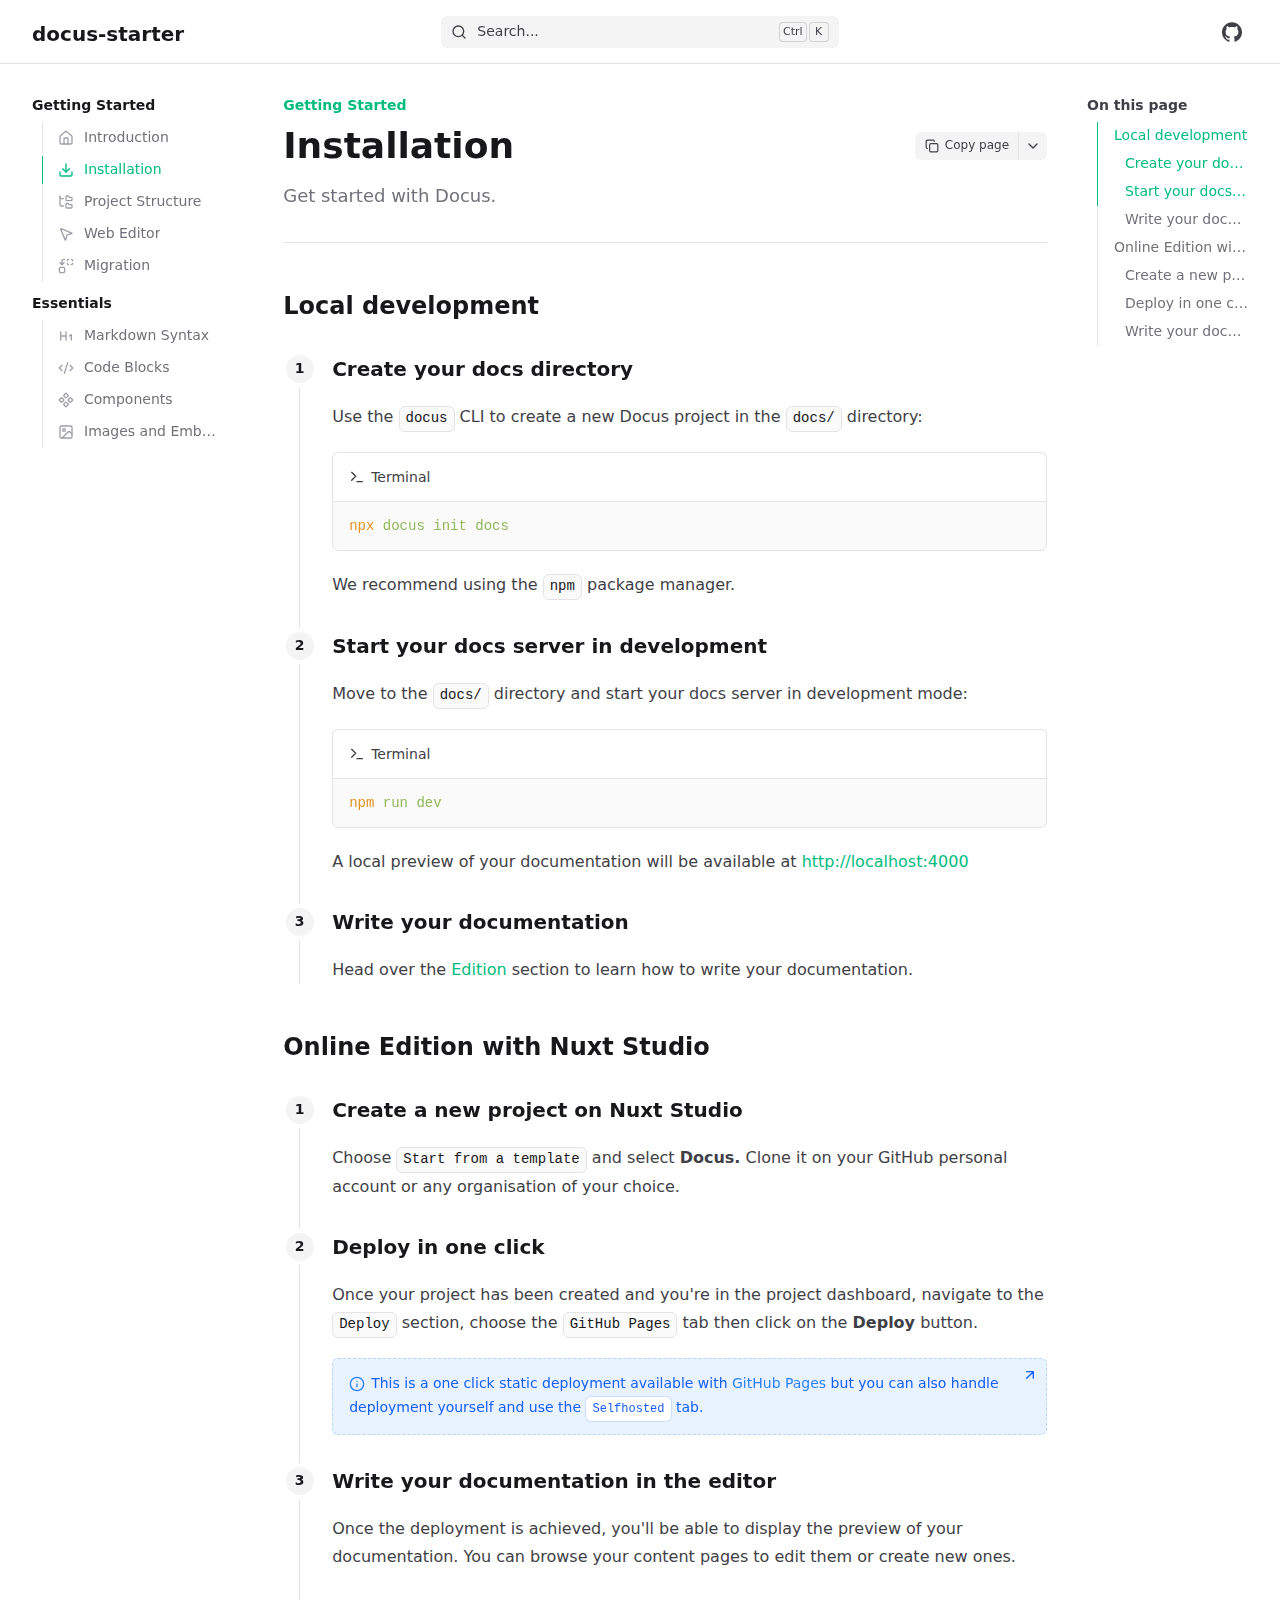
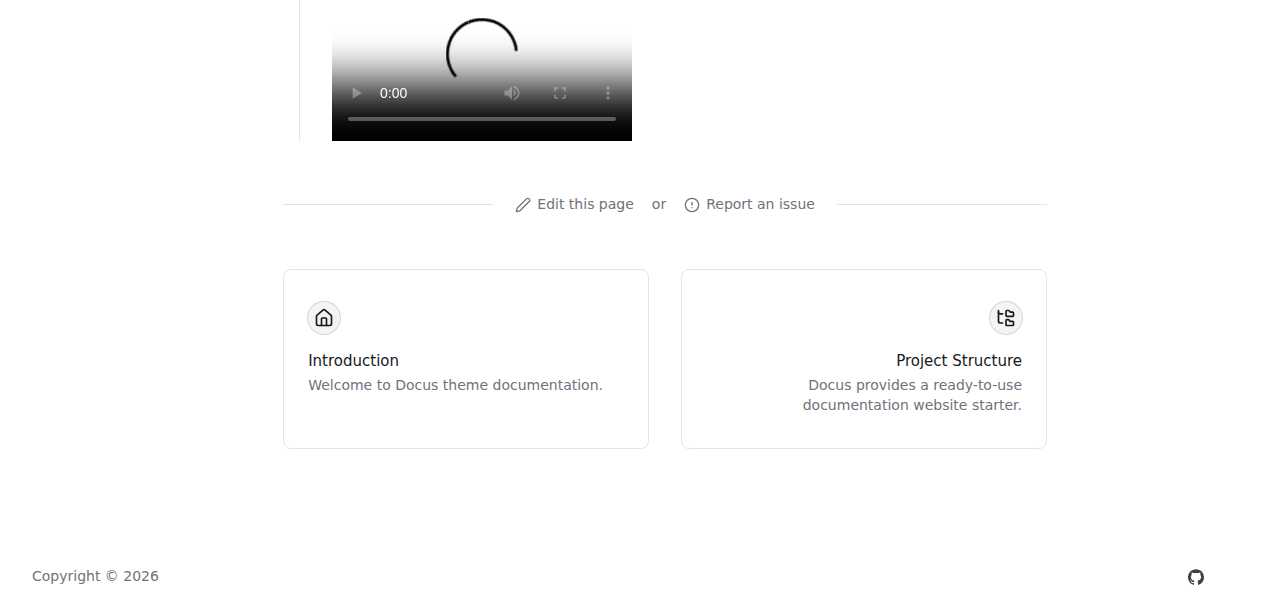
<file: getting-started/installation.html>
<!DOCTYPE html><html  lang="en" dir="ltr"><head><meta charset="utf-8"><meta name="viewport" content="width=device-width, initial-scale=1"><style id="nuxt-ui-colors">@layer base {
  :root {
  --ui-color-primary-50: var(--color-emerald-50, oklch(97.9% 0.021 166.113));
  --ui-color-primary-100: var(--color-emerald-100, oklch(95% 0.052 163.051));
  --ui-color-primary-200: var(--color-emerald-200, oklch(90.5% 0.093 164.15));
  --ui-color-primary-300: var(--color-emerald-300, oklch(84.5% 0.143 164.978));
  --ui-color-primary-400: var(--color-emerald-400, oklch(76.5% 0.177 163.223));
  --ui-color-primary-500: var(--color-emerald-500, oklch(69.6% 0.17 162.48));
  --ui-color-primary-600: var(--color-emerald-600, oklch(59.6% 0.145 163.225));
  --ui-color-primary-700: var(--color-emerald-700, oklch(50.8% 0.118 165.612));
  --ui-color-primary-800: var(--color-emerald-800, oklch(43.2% 0.095 166.913));
  --ui-color-primary-900: var(--color-emerald-900, oklch(37.8% 0.077 168.94));
  --ui-color-primary-950: var(--color-emerald-950, oklch(26.2% 0.051 172.552));
  --ui-color-secondary-50: var(--color-blue-50, oklch(97% 0.014 254.604));
  --ui-color-secondary-100: var(--color-blue-100, oklch(93.2% 0.032 255.585));
  --ui-color-secondary-200: var(--color-blue-200, oklch(88.2% 0.059 254.128));
  --ui-color-secondary-300: var(--color-blue-300, oklch(80.9% 0.105 251.813));
  --ui-color-secondary-400: var(--color-blue-400, oklch(70.7% 0.165 254.624));
  --ui-color-secondary-500: var(--color-blue-500, oklch(62.3% 0.214 259.815));
  --ui-color-secondary-600: var(--color-blue-600, oklch(54.6% 0.245 262.881));
  --ui-color-secondary-700: var(--color-blue-700, oklch(48.8% 0.243 264.376));
  --ui-color-secondary-800: var(--color-blue-800, oklch(42.4% 0.199 265.638));
  --ui-color-secondary-900: var(--color-blue-900, oklch(37.9% 0.146 265.522));
  --ui-color-secondary-950: var(--color-blue-950, oklch(28.2% 0.091 267.935));
  --ui-color-success-50: var(--color-green-50, oklch(98.2% 0.018 155.826));
  --ui-color-success-100: var(--color-green-100, oklch(96.2% 0.044 156.743));
  --ui-color-success-200: var(--color-green-200, oklch(92.5% 0.084 155.995));
  --ui-color-success-300: var(--color-green-300, oklch(87.1% 0.15 154.449));
  --ui-color-success-400: var(--color-green-400, oklch(79.2% 0.209 151.711));
  --ui-color-success-500: var(--color-green-500, oklch(72.3% 0.219 149.579));
  --ui-color-success-600: var(--color-green-600, oklch(62.7% 0.194 149.214));
  --ui-color-success-700: var(--color-green-700, oklch(52.7% 0.154 150.069));
  --ui-color-success-800: var(--color-green-800, oklch(44.8% 0.119 151.328));
  --ui-color-success-900: var(--color-green-900, oklch(39.3% 0.095 152.535));
  --ui-color-success-950: var(--color-green-950, oklch(26.6% 0.065 152.934));
  --ui-color-info-50: var(--color-blue-50, oklch(97% 0.014 254.604));
  --ui-color-info-100: var(--color-blue-100, oklch(93.2% 0.032 255.585));
  --ui-color-info-200: var(--color-blue-200, oklch(88.2% 0.059 254.128));
  --ui-color-info-300: var(--color-blue-300, oklch(80.9% 0.105 251.813));
  --ui-color-info-400: var(--color-blue-400, oklch(70.7% 0.165 254.624));
  --ui-color-info-500: var(--color-blue-500, oklch(62.3% 0.214 259.815));
  --ui-color-info-600: var(--color-blue-600, oklch(54.6% 0.245 262.881));
  --ui-color-info-700: var(--color-blue-700, oklch(48.8% 0.243 264.376));
  --ui-color-info-800: var(--color-blue-800, oklch(42.4% 0.199 265.638));
  --ui-color-info-900: var(--color-blue-900, oklch(37.9% 0.146 265.522));
  --ui-color-info-950: var(--color-blue-950, oklch(28.2% 0.091 267.935));
  --ui-color-warning-50: var(--color-yellow-50, oklch(98.7% 0.026 102.212));
  --ui-color-warning-100: var(--color-yellow-100, oklch(97.3% 0.071 103.193));
  --ui-color-warning-200: var(--color-yellow-200, oklch(94.5% 0.129 101.54));
  --ui-color-warning-300: var(--color-yellow-300, oklch(90.5% 0.182 98.111));
  --ui-color-warning-400: var(--color-yellow-400, oklch(85.2% 0.199 91.936));
  --ui-color-warning-500: var(--color-yellow-500, oklch(79.5% 0.184 86.047));
  --ui-color-warning-600: var(--color-yellow-600, oklch(68.1% 0.162 75.834));
  --ui-color-warning-700: var(--color-yellow-700, oklch(55.4% 0.135 66.442));
  --ui-color-warning-800: var(--color-yellow-800, oklch(47.6% 0.114 61.907));
  --ui-color-warning-900: var(--color-yellow-900, oklch(42.1% 0.095 57.708));
  --ui-color-warning-950: var(--color-yellow-950, oklch(28.6% 0.066 53.813));
  --ui-color-error-50: var(--color-red-50, oklch(97.1% 0.013 17.38));
  --ui-color-error-100: var(--color-red-100, oklch(93.6% 0.032 17.717));
  --ui-color-error-200: var(--color-red-200, oklch(88.5% 0.062 18.334));
  --ui-color-error-300: var(--color-red-300, oklch(80.8% 0.114 19.571));
  --ui-color-error-400: var(--color-red-400, oklch(70.4% 0.191 22.216));
  --ui-color-error-500: var(--color-red-500, oklch(63.7% 0.237 25.331));
  --ui-color-error-600: var(--color-red-600, oklch(57.7% 0.245 27.325));
  --ui-color-error-700: var(--color-red-700, oklch(50.5% 0.213 27.518));
  --ui-color-error-800: var(--color-red-800, oklch(44.4% 0.177 26.899));
  --ui-color-error-900: var(--color-red-900, oklch(39.6% 0.141 25.723));
  --ui-color-error-950: var(--color-red-950, oklch(25.8% 0.092 26.042));
  --ui-color-neutral-50: var(--color-zinc-50, oklch(98.5% 0 0));
  --ui-color-neutral-100: var(--color-zinc-100, oklch(96.7% 0.001 286.375));
  --ui-color-neutral-200: var(--color-zinc-200, oklch(92% 0.004 286.32));
  --ui-color-neutral-300: var(--color-zinc-300, oklch(87.1% 0.006 286.286));
  --ui-color-neutral-400: var(--color-zinc-400, oklch(70.5% 0.015 286.067));
  --ui-color-neutral-500: var(--color-zinc-500, oklch(55.2% 0.016 285.938));
  --ui-color-neutral-600: var(--color-zinc-600, oklch(44.2% 0.017 285.786));
  --ui-color-neutral-700: var(--color-zinc-700, oklch(37% 0.013 285.805));
  --ui-color-neutral-800: var(--color-zinc-800, oklch(27.4% 0.006 286.033));
  --ui-color-neutral-900: var(--color-zinc-900, oklch(21% 0.006 285.885));
  --ui-color-neutral-950: var(--color-zinc-950, oklch(14.1% 0.005 285.823));
  }
  :root, .light {
  --ui-primary: var(--ui-color-primary-500);
  --ui-secondary: var(--ui-color-secondary-500);
  --ui-success: var(--ui-color-success-500);
  --ui-info: var(--ui-color-info-500);
  --ui-warning: var(--ui-color-warning-500);
  --ui-error: var(--ui-color-error-500);
  }
  .dark {
  --ui-primary: var(--ui-color-primary-400);
  --ui-secondary: var(--ui-color-secondary-400);
  --ui-success: var(--ui-color-success-400);
  --ui-info: var(--ui-color-info-400);
  --ui-warning: var(--ui-color-warning-400);
  --ui-error: var(--ui-color-error-400);
  }
}</style><script type="importmap">{"imports":{"#entry":"/_nuxt/Cw0jDqBl.js"}}</script><title>Installation - docus-starter</title><style>/*! tailwindcss v4.1.13 | MIT License | https://tailwindcss.com */.shiki span.line{display:block}.shiki span.line.highlight{background-color:var(--ui-bg-accented);margin:0 -16px;padding:0 16px}@supports (color:color-mix(in lab,red,red)){.shiki span.line.highlight{background-color:color-mix(in oklab,var(--ui-bg-accented)50%,transparent)}}</style><link rel="stylesheet" href="/_nuxt/entry.CTtLAxfM.css" crossorigin><style>@layer components {:where(.i-lucide\:alert-circle){display:inline-block;width:1em;height:1em;background-color:currentColor;-webkit-mask-image:var(--svg);mask-image:var(--svg);-webkit-mask-repeat:no-repeat;mask-repeat:no-repeat;-webkit-mask-size:100% 100%;mask-size:100% 100%;--svg:url("data:image/svg+xml,%3Csvg xmlns='http://www.w3.org/2000/svg' viewBox='0 0 24 24' width='24' height='24'%3E%3Cg fill='none' stroke='black' stroke-linecap='round' stroke-linejoin='round' stroke-width='2'%3E%3Ccircle cx='12' cy='12' r='10'/%3E%3Cpath d='M12 8v4m0 4h.01'/%3E%3C/g%3E%3C/svg%3E")}:where(.i-lucide\:arrow-up-right){display:inline-block;width:1em;height:1em;background-color:currentColor;-webkit-mask-image:var(--svg);mask-image:var(--svg);-webkit-mask-repeat:no-repeat;mask-repeat:no-repeat;-webkit-mask-size:100% 100%;mask-size:100% 100%;--svg:url("data:image/svg+xml,%3Csvg xmlns='http://www.w3.org/2000/svg' viewBox='0 0 24 24' width='24' height='24'%3E%3Cpath fill='none' stroke='black' stroke-linecap='round' stroke-linejoin='round' stroke-width='2' d='M7 7h10v10M7 17L17 7'/%3E%3C/svg%3E")}:where(.i-lucide\:chevron-down){display:inline-block;width:1em;height:1em;background-color:currentColor;-webkit-mask-image:var(--svg);mask-image:var(--svg);-webkit-mask-repeat:no-repeat;mask-repeat:no-repeat;-webkit-mask-size:100% 100%;mask-size:100% 100%;--svg:url("data:image/svg+xml,%3Csvg xmlns='http://www.w3.org/2000/svg' viewBox='0 0 24 24' width='24' height='24'%3E%3Cpath fill='none' stroke='black' stroke-linecap='round' stroke-linejoin='round' stroke-width='2' d='m6 9l6 6l6-6'/%3E%3C/svg%3E")}:where(.i-lucide\:code-xml){display:inline-block;width:1em;height:1em;background-color:currentColor;-webkit-mask-image:var(--svg);mask-image:var(--svg);-webkit-mask-repeat:no-repeat;mask-repeat:no-repeat;-webkit-mask-size:100% 100%;mask-size:100% 100%;--svg:url("data:image/svg+xml,%3Csvg xmlns='http://www.w3.org/2000/svg' viewBox='0 0 24 24' width='24' height='24'%3E%3Cpath fill='none' stroke='black' stroke-linecap='round' stroke-linejoin='round' stroke-width='2' d='m18 16l4-4l-4-4M6 8l-4 4l4 4m8.5-12l-5 16'/%3E%3C/svg%3E")}:where(.i-lucide\:component){display:inline-block;width:1em;height:1em;background-color:currentColor;-webkit-mask-image:var(--svg);mask-image:var(--svg);-webkit-mask-repeat:no-repeat;mask-repeat:no-repeat;-webkit-mask-size:100% 100%;mask-size:100% 100%;--svg:url("data:image/svg+xml,%3Csvg xmlns='http://www.w3.org/2000/svg' viewBox='0 0 24 24' width='24' height='24'%3E%3Cpath fill='none' stroke='black' stroke-linecap='round' stroke-linejoin='round' stroke-width='2' d='M15.536 11.293a1 1 0 0 0 0 1.414l2.376 2.377a1 1 0 0 0 1.414 0l2.377-2.377a1 1 0 0 0 0-1.414l-2.377-2.377a1 1 0 0 0-1.414 0zm-13.239 0a1 1 0 0 0 0 1.414l2.377 2.377a1 1 0 0 0 1.414 0l2.377-2.377a1 1 0 0 0 0-1.414L6.088 8.916a1 1 0 0 0-1.414 0zm6.619 6.619a1 1 0 0 0 0 1.415l2.377 2.376a1 1 0 0 0 1.414 0l2.377-2.376a1 1 0 0 0 0-1.415l-2.377-2.376a1 1 0 0 0-1.414 0zm0-13.238a1 1 0 0 0 0 1.414l2.377 2.376a1 1 0 0 0 1.414 0l2.377-2.376a1 1 0 0 0 0-1.414l-2.377-2.377a1 1 0 0 0-1.414 0z'/%3E%3C/svg%3E")}:where(.i-lucide\:copy){display:inline-block;width:1em;height:1em;background-color:currentColor;-webkit-mask-image:var(--svg);mask-image:var(--svg);-webkit-mask-repeat:no-repeat;mask-repeat:no-repeat;-webkit-mask-size:100% 100%;mask-size:100% 100%;--svg:url("data:image/svg+xml,%3Csvg xmlns='http://www.w3.org/2000/svg' viewBox='0 0 24 24' width='24' height='24'%3E%3Cg fill='none' stroke='black' stroke-linecap='round' stroke-linejoin='round' stroke-width='2'%3E%3Crect width='14' height='14' x='8' y='8' rx='2' ry='2'/%3E%3Cpath d='M4 16c-1.1 0-2-.9-2-2V4c0-1.1.9-2 2-2h10c1.1 0 2 .9 2 2'/%3E%3C/g%3E%3C/svg%3E")}:where(.i-lucide\:download){display:inline-block;width:1em;height:1em;background-color:currentColor;-webkit-mask-image:var(--svg);mask-image:var(--svg);-webkit-mask-repeat:no-repeat;mask-repeat:no-repeat;-webkit-mask-size:100% 100%;mask-size:100% 100%;--svg:url("data:image/svg+xml,%3Csvg xmlns='http://www.w3.org/2000/svg' viewBox='0 0 24 24' width='24' height='24'%3E%3Cg fill='none' stroke='black' stroke-linecap='round' stroke-linejoin='round' stroke-width='2'%3E%3Cpath d='M12 15V3m9 12v4a2 2 0 0 1-2 2H5a2 2 0 0 1-2-2v-4'/%3E%3Cpath d='m7 10l5 5l5-5'/%3E%3C/g%3E%3C/svg%3E")}:where(.i-lucide\:folder-tree){display:inline-block;width:1em;height:1em;background-color:currentColor;-webkit-mask-image:var(--svg);mask-image:var(--svg);-webkit-mask-repeat:no-repeat;mask-repeat:no-repeat;-webkit-mask-size:100% 100%;mask-size:100% 100%;--svg:url("data:image/svg+xml,%3Csvg xmlns='http://www.w3.org/2000/svg' viewBox='0 0 24 24' width='24' height='24'%3E%3Cg fill='none' stroke='black' stroke-linecap='round' stroke-linejoin='round' stroke-width='2'%3E%3Cpath d='M20 10a1 1 0 0 0 1-1V6a1 1 0 0 0-1-1h-2.5a1 1 0 0 1-.8-.4l-.9-1.2A1 1 0 0 0 15 3h-2a1 1 0 0 0-1 1v5a1 1 0 0 0 1 1Zm0 11a1 1 0 0 0 1-1v-3a1 1 0 0 0-1-1h-2.9a1 1 0 0 1-.88-.55l-.42-.85a1 1 0 0 0-.92-.6H13a1 1 0 0 0-1 1v5a1 1 0 0 0 1 1ZM3 5a2 2 0 0 0 2 2h3'/%3E%3Cpath d='M3 3v13a2 2 0 0 0 2 2h3'/%3E%3C/g%3E%3C/svg%3E")}:where(.i-lucide\:hash){display:inline-block;width:1em;height:1em;background-color:currentColor;-webkit-mask-image:var(--svg);mask-image:var(--svg);-webkit-mask-repeat:no-repeat;mask-repeat:no-repeat;-webkit-mask-size:100% 100%;mask-size:100% 100%;--svg:url("data:image/svg+xml,%3Csvg xmlns='http://www.w3.org/2000/svg' viewBox='0 0 24 24' width='24' height='24'%3E%3Cpath fill='none' stroke='black' stroke-linecap='round' stroke-linejoin='round' stroke-width='2' d='M4 9h16M4 15h16M10 3L8 21m8-18l-2 18'/%3E%3C/svg%3E")}:where(.i-lucide\:heading-1){display:inline-block;width:1em;height:1em;background-color:currentColor;-webkit-mask-image:var(--svg);mask-image:var(--svg);-webkit-mask-repeat:no-repeat;mask-repeat:no-repeat;-webkit-mask-size:100% 100%;mask-size:100% 100%;--svg:url("data:image/svg+xml,%3Csvg xmlns='http://www.w3.org/2000/svg' viewBox='0 0 24 24' width='24' height='24'%3E%3Cpath fill='none' stroke='black' stroke-linecap='round' stroke-linejoin='round' stroke-width='2' d='M4 12h8m-8 6V6m8 12V6m5 6l3-2v8'/%3E%3C/svg%3E")}:where(.i-lucide\:house){display:inline-block;width:1em;height:1em;background-color:currentColor;-webkit-mask-image:var(--svg);mask-image:var(--svg);-webkit-mask-repeat:no-repeat;mask-repeat:no-repeat;-webkit-mask-size:100% 100%;mask-size:100% 100%;--svg:url("data:image/svg+xml,%3Csvg xmlns='http://www.w3.org/2000/svg' viewBox='0 0 24 24' width='24' height='24'%3E%3Cg fill='none' stroke='black' stroke-linecap='round' stroke-linejoin='round' stroke-width='2'%3E%3Cpath d='M15 21v-8a1 1 0 0 0-1-1h-4a1 1 0 0 0-1 1v8'/%3E%3Cpath d='M3 10a2 2 0 0 1 .709-1.528l7-6a2 2 0 0 1 2.582 0l7 6A2 2 0 0 1 21 10v9a2 2 0 0 1-2 2H5a2 2 0 0 1-2-2z'/%3E%3C/g%3E%3C/svg%3E")}:where(.i-lucide\:image){display:inline-block;width:1em;height:1em;background-color:currentColor;-webkit-mask-image:var(--svg);mask-image:var(--svg);-webkit-mask-repeat:no-repeat;mask-repeat:no-repeat;-webkit-mask-size:100% 100%;mask-size:100% 100%;--svg:url("data:image/svg+xml,%3Csvg xmlns='http://www.w3.org/2000/svg' viewBox='0 0 24 24' width='24' height='24'%3E%3Cg fill='none' stroke='black' stroke-linecap='round' stroke-linejoin='round' stroke-width='2'%3E%3Crect width='18' height='18' x='3' y='3' rx='2' ry='2'/%3E%3Ccircle cx='9' cy='9' r='2'/%3E%3Cpath d='m21 15l-3.086-3.086a2 2 0 0 0-2.828 0L6 21'/%3E%3C/g%3E%3C/svg%3E")}:where(.i-lucide\:info){display:inline-block;width:1em;height:1em;background-color:currentColor;-webkit-mask-image:var(--svg);mask-image:var(--svg);-webkit-mask-repeat:no-repeat;mask-repeat:no-repeat;-webkit-mask-size:100% 100%;mask-size:100% 100%;--svg:url("data:image/svg+xml,%3Csvg xmlns='http://www.w3.org/2000/svg' viewBox='0 0 24 24' width='24' height='24'%3E%3Cg fill='none' stroke='black' stroke-linecap='round' stroke-linejoin='round' stroke-width='2'%3E%3Ccircle cx='12' cy='12' r='10'/%3E%3Cpath d='M12 16v-4m0-4h.01'/%3E%3C/g%3E%3C/svg%3E")}:where(.i-lucide\:mouse-pointer-2){display:inline-block;width:1em;height:1em;background-color:currentColor;-webkit-mask-image:var(--svg);mask-image:var(--svg);-webkit-mask-repeat:no-repeat;mask-repeat:no-repeat;-webkit-mask-size:100% 100%;mask-size:100% 100%;--svg:url("data:image/svg+xml,%3Csvg xmlns='http://www.w3.org/2000/svg' viewBox='0 0 24 24' width='24' height='24'%3E%3Cpath fill='none' stroke='black' stroke-linecap='round' stroke-linejoin='round' stroke-width='2' d='M4.037 4.688a.495.495 0 0 1 .651-.651l16 6.5a.5.5 0 0 1-.063.947l-6.124 1.58a2 2 0 0 0-1.438 1.435l-1.579 6.126a.5.5 0 0 1-.947.063z'/%3E%3C/svg%3E")}:where(.i-lucide\:pen){display:inline-block;width:1em;height:1em;background-color:currentColor;-webkit-mask-image:var(--svg);mask-image:var(--svg);-webkit-mask-repeat:no-repeat;mask-repeat:no-repeat;-webkit-mask-size:100% 100%;mask-size:100% 100%;--svg:url("data:image/svg+xml,%3Csvg xmlns='http://www.w3.org/2000/svg' viewBox='0 0 24 24' width='24' height='24'%3E%3Cpath fill='none' stroke='black' stroke-linecap='round' stroke-linejoin='round' stroke-width='2' d='M21.174 6.812a1 1 0 0 0-3.986-3.987L3.842 16.174a2 2 0 0 0-.5.83l-1.321 4.352a.5.5 0 0 0 .623.622l4.353-1.32a2 2 0 0 0 .83-.497z'/%3E%3C/svg%3E")}:where(.i-lucide\:replace){display:inline-block;width:1em;height:1em;background-color:currentColor;-webkit-mask-image:var(--svg);mask-image:var(--svg);-webkit-mask-repeat:no-repeat;mask-repeat:no-repeat;-webkit-mask-size:100% 100%;mask-size:100% 100%;--svg:url("data:image/svg+xml,%3Csvg xmlns='http://www.w3.org/2000/svg' viewBox='0 0 24 24' width='24' height='24'%3E%3Cg fill='none' stroke='black' stroke-linecap='round' stroke-linejoin='round' stroke-width='2'%3E%3Cpath d='M14 4a2 2 0 0 1 2-2m0 8a2 2 0 0 1-2-2m6-6a2 2 0 0 1 2 2m0 4a2 2 0 0 1-2 2M3 7l3 3l3-3'/%3E%3Cpath d='M6 10V5a3 3 0 0 1 3-3h1'/%3E%3Crect width='8' height='8' x='2' y='14' rx='2'/%3E%3C/g%3E%3C/svg%3E")}:where(.i-lucide\:search){display:inline-block;width:1em;height:1em;background-color:currentColor;-webkit-mask-image:var(--svg);mask-image:var(--svg);-webkit-mask-repeat:no-repeat;mask-repeat:no-repeat;-webkit-mask-size:100% 100%;mask-size:100% 100%;--svg:url("data:image/svg+xml,%3Csvg xmlns='http://www.w3.org/2000/svg' viewBox='0 0 24 24' width='24' height='24'%3E%3Cg fill='none' stroke='black' stroke-linecap='round' stroke-linejoin='round' stroke-width='2'%3E%3Cpath d='m21 21l-4.34-4.34'/%3E%3Ccircle cx='11' cy='11' r='8'/%3E%3C/g%3E%3C/svg%3E")}:where(.i-lucide\:terminal){display:inline-block;width:1em;height:1em;background-color:currentColor;-webkit-mask-image:var(--svg);mask-image:var(--svg);-webkit-mask-repeat:no-repeat;mask-repeat:no-repeat;-webkit-mask-size:100% 100%;mask-size:100% 100%;--svg:url("data:image/svg+xml,%3Csvg xmlns='http://www.w3.org/2000/svg' viewBox='0 0 24 24' width='24' height='24'%3E%3Cpath fill='none' stroke='black' stroke-linecap='round' stroke-linejoin='round' stroke-width='2' d='M12 19h8M4 17l6-6l-6-6'/%3E%3C/svg%3E")}:where(.i-simple-icons\:github){display:inline-block;width:1em;height:1em;background-color:currentColor;-webkit-mask-image:var(--svg);mask-image:var(--svg);-webkit-mask-repeat:no-repeat;mask-repeat:no-repeat;-webkit-mask-size:100% 100%;mask-size:100% 100%;--svg:url("data:image/svg+xml,%3Csvg xmlns='http://www.w3.org/2000/svg' viewBox='0 0 24 24' width='24' height='24'%3E%3Cpath fill='black' d='M12 .297c-6.63 0-12 5.373-12 12c0 5.303 3.438 9.8 8.205 11.385c.6.113.82-.258.82-.577c0-.285-.01-1.04-.015-2.04c-3.338.724-4.042-1.61-4.042-1.61C4.422 18.07 3.633 17.7 3.633 17.7c-1.087-.744.084-.729.084-.729c1.205.084 1.838 1.236 1.838 1.236c1.07 1.835 2.809 1.305 3.495.998c.108-.776.417-1.305.76-1.605c-2.665-.3-5.466-1.332-5.466-5.93c0-1.31.465-2.38 1.235-3.22c-.135-.303-.54-1.523.105-3.176c0 0 1.005-.322 3.3 1.23c.96-.267 1.98-.399 3-.405c1.02.006 2.04.138 3 .405c2.28-1.552 3.285-1.23 3.285-1.23c.645 1.653.24 2.873.12 3.176c.765.84 1.23 1.91 1.23 3.22c0 4.61-2.805 5.625-5.475 5.92c.42.36.81 1.096.81 2.22c0 1.606-.015 2.896-.015 3.286c0 .315.21.69.825.57C20.565 22.092 24 17.592 24 12.297c0-6.627-5.373-12-12-12'/%3E%3C/svg%3E")}}</style><link rel="preload" as="fetch" crossorigin="anonymous" href="/getting-started/installation/_payload.json?36274c3b-7b44-4a5d-a80c-6942f8658660"><link rel="modulepreload" as="script" crossorigin href="/_nuxt/Cw0jDqBl.js"><link rel="modulepreload" as="script" crossorigin href="/_nuxt/BpH6akjA.js"><link rel="modulepreload" as="script" crossorigin href="/_nuxt/DbtlJOqV.js"><link rel="modulepreload" as="script" crossorigin href="/_nuxt/CePV0pSb.js"><link rel="modulepreload" as="script" crossorigin href="/_nuxt/CWzI3TbW.js"><link rel="modulepreload" as="script" crossorigin href="/_nuxt/BN_7HF1G.js"><link rel="modulepreload" as="script" crossorigin href="/_nuxt/DpCTlY-H.js"><link rel="modulepreload" as="script" crossorigin href="/_nuxt/CLLgo-d6.js"><link rel="modulepreload" as="script" crossorigin href="/_nuxt/DCscFIK0.js"><link rel="modulepreload" as="script" crossorigin href="/_nuxt/Cfu7gret.js"><link rel="modulepreload" as="script" crossorigin href="/_nuxt/DWoyacC4.js"><link rel="modulepreload" as="script" crossorigin href="/_nuxt/B0lfVkMO.js"><link rel="modulepreload" as="script" crossorigin href="/_nuxt/Du62FfiF.js"><link rel="modulepreload" as="script" crossorigin href="/_nuxt/CSH_ViAd.js"><link rel="modulepreload" as="script" crossorigin href="/_nuxt/UV2TsU4X.js"><link rel="modulepreload" as="script" crossorigin href="/_nuxt/CrHTvp_v.js"><link rel="modulepreload" as="script" crossorigin href="/_nuxt/tijRrzkl.js"><link rel="modulepreload" as="script" crossorigin href="/_nuxt/i2p3OsXi.js"><link rel="preload" as="fetch" fetchpriority="low" crossorigin="anonymous" href="/_nuxt/builds/meta/36274c3b-7b44-4a5d-a80c-6942f8658660.json"><link rel="prefetch" as="style" crossorigin href="/_nuxt/index.BwTBaIXH.css"><link rel="prefetch" as="script" crossorigin href="/_nuxt/CDGLoiVN.js"><link rel="prefetch" as="script" crossorigin href="/_nuxt/CusHSXvX.js"><link rel="prefetch" as="script" crossorigin href="/_nuxt/x2qOVow4.js"><link rel="prefetch" as="script" crossorigin href="/_nuxt/lDCt5PN4.js"><meta property="og:image" content="/__og-image__/static/getting-started/installation/og.png"><meta property="og:image:type" content="image/png"><meta name="twitter:card" content="summary_large_image"><meta name="twitter:image" content="/__og-image__/static/getting-started/installation/og.png"><meta name="twitter:image:src" content="/__og-image__/static/getting-started/installation/og.png"><meta property="og:image:width" content="1200"><meta name="twitter:image:width" content="1200"><meta property="og:image:height" content="600"><meta name="twitter:image:height" content="600"><meta name="robots" content="index, follow, max-image-preview:large, max-snippet:-1, max-video-preview:-1"><link rel="icon" href="/favicon.ico"><meta name="description" content="Get started with Docus documentation theme."><meta property="og:site_name" content="docus-starter"><meta property="og:title" content="Installation"><meta property="og:description" content="Get started with Docus documentation theme."><script type="module" src="/_nuxt/Cw0jDqBl.js" crossorigin></script><script>"use strict";(()=>{const t=window,e=document.documentElement,c=["dark","light"],n=getStorageValue("localStorage","nuxt-color-mode")||"system";let i=n==="system"?u():n;const r=e.getAttribute("data-color-mode-forced");r&&(i=r),l(i),t["__NUXT_COLOR_MODE__"]={preference:n,value:i,getColorScheme:u,addColorScheme:l,removeColorScheme:d};function l(o){const s=""+o+"",a="";e.classList?e.classList.add(s):e.className+=" "+s,a&&e.setAttribute("data-"+a,o)}function d(o){const s=""+o+"",a="";e.classList?e.classList.remove(s):e.className=e.className.replace(new RegExp(s,"g"),""),a&&e.removeAttribute("data-"+a)}function f(o){return t.matchMedia("(prefers-color-scheme"+o+")")}function u(){if(t.matchMedia&&f("").media!=="not all"){for(const o of c)if(f(":"+o).matches)return o}return"light"}})();function getStorageValue(t,e){switch(t){case"localStorage":return window.localStorage.getItem(e);case"sessionStorage":return window.sessionStorage.getItem(e);case"cookie":return getCookie(e);default:return null}}function getCookie(t){const c=("; "+window.document.cookie).split("; "+t+"=");if(c.length===2)return c.pop()?.split(";").shift()}</script></head><body><div id="__nuxt" class="isolate"><!--[--><!--[--><!--[--><!--[--><!--[--><div class="nuxt-loading-indicator" style="position:fixed;top:0;right:0;left:0;pointer-events:none;width:auto;height:3px;opacity:0;background:var(--ui-primary);background-size:0% auto;transform:scaleX(0%);transform-origin:left;transition:transform 0.1s, height 0.4s, opacity 0.4s;z-index:999999;"></div><!--[--><!--[--><!----><!----><!----><header class="bg-default/75 backdrop-blur border-b border-default h-(--ui-header-height) sticky top-0 z-50"><!--[--><!--]--><div class="w-full max-w-(--ui-container) mx-auto px-4 sm:px-6 lg:px-8 flex items-center justify-between gap-3 h-full"><!--[--><div class="lg:flex-1 flex items-center gap-1.5"><!----><!--[--><a href="/" aria-label="docus-starter" class="focus-visible:outline-primary hover:text-default transition-colors shrink-0 font-bold text-xl text-highlighted flex items-end gap-1.5"><!--[--><!--[--><!--[--><span class="h-6 w-auto shrink-0">docus-starter</span><!--]--><!--]--><!--]--></a><!--]--></div><div class="hidden lg:flex flex-1"><!--[--><!--[--><!----><!--[--><!--[--><button type="button" class="rounded-md font-medium inline-flex items-center disabled:cursor-not-allowed aria-disabled:cursor-not-allowed disabled:opacity-75 aria-disabled:opacity-75 transition-colors px-2.5 py-1.5 text-sm gap-1.5 text-default bg-elevated hover:bg-accented/75 active:bg-accented/75 focus:outline-none focus-visible:bg-accented/75 disabled:bg-elevated aria-disabled:bg-elevated w-full"><!--[--><!--[--><span class="iconify i-lucide:search shrink-0 size-4 mr-1" aria-hidden="true" style=""></span><!--]--><!--[--><span class="truncate">Search...</span><!--]--><!--[--><div class="hidden lg:flex items-center gap-0.5 ms-auto"><!--[--><!--[--><kbd class="inline-flex items-center justify-center px-1 rounded-sm font-medium font-sans h-5 min-w-[20px] text-[11px] ring ring-inset ring-accented text-default bg-elevated"><!--[--> <!--]--></kbd><kbd class="inline-flex items-center justify-center px-1 rounded-sm font-medium font-sans h-5 min-w-[20px] text-[11px] ring ring-inset ring-accented text-default bg-elevated"><!--[-->K<!--]--></kbd><!--]--><!--]--></div><!--]--><!--]--></button><!--]--><!--]--><!--]--><!--]--></div><div class="flex items-center justify-end lg:flex-1 gap-1.5"><!--[--><div></div><!----><!--[--><!----><!--[--><!--[--><button type="button" aria-label="Search..." class="rounded-md font-medium inline-flex items-center disabled:cursor-not-allowed aria-disabled:cursor-not-allowed disabled:opacity-75 aria-disabled:opacity-75 transition-colors text-sm gap-1.5 text-default hover:bg-elevated active:bg-elevated focus:outline-none focus-visible:bg-elevated hover:disabled:bg-transparent dark:hover:disabled:bg-transparent hover:aria-disabled:bg-transparent dark:hover:aria-disabled:bg-transparent p-1.5 lg:hidden"><!--[--><!--[--><span class="iconify i-lucide:search shrink-0 size-5" aria-hidden="true" style=""></span><!--]--><!--[--><!----><!--]--><!--[--><!----><!--]--><!--]--></button><!--]--><!--]--><!--]--><!--[--><div class="h-8 w-8 animate-pulse bg-neutral-200 dark:bg-neutral-800 rounded-md"></div><!--]--><!--[--><!--[--><!--[--><a href="https://github.com/warrenstapleton/warren-docus" rel="noopener noreferrer" target="_blank" aria-label="GitHub" class="rounded-md font-medium inline-flex items-center disabled:cursor-not-allowed aria-disabled:cursor-not-allowed disabled:opacity-75 aria-disabled:opacity-75 transition-colors text-sm gap-1.5 text-default hover:bg-elevated active:bg-elevated focus:outline-none focus-visible:bg-elevated hover:disabled:bg-transparent dark:hover:disabled:bg-transparent hover:aria-disabled:bg-transparent dark:hover:aria-disabled:bg-transparent p-1.5"><!--[--><!--[--><span class="iconify i-simple-icons:github shrink-0 size-5" aria-hidden="true" style=""></span><!--]--><!--[--><!----><!--]--><!--[--><!----><!--]--><!--]--></a><!--]--><!--]--><!--]--><!--]--><!--[--><!--[--><!--[--><button type="button" class="rounded-md font-medium inline-flex items-center disabled:cursor-not-allowed aria-disabled:cursor-not-allowed disabled:opacity-75 aria-disabled:opacity-75 transition-colors text-xs gap-1.5 text-default hover:bg-elevated active:bg-elevated focus:outline-none focus-visible:bg-elevated hover:disabled:bg-transparent dark:hover:disabled:bg-transparent hover:aria-disabled:bg-transparent dark:hover:aria-disabled:bg-transparent p-1.5 -me-1.5 lg:hidden"><!--[--><!--[--><!----><!--]--><!--[--><svg xmlns="http://www.w3.org/2000/svg" class="size-5" viewBox="0 0 24 24" fill="none" stroke="currentColor" stroke-width="2" stroke-linecap="round" stroke-linejoin="round"><line x1="4" y1="6" x2="20" y2="6" class="outline-none"></line><line x1="4" y1="12" x2="20" y2="12" class="outline-none"></line><line x1="4" y1="18" x2="20" y2="18" class="outline-none"></line></svg><!--]--><!--[--><!----><!--]--><!--]--></button><!--]--><!--]--><!--]--></div><!--]--></div><!--[--><!--]--></header><!--[--><!----><!--v-if--><!--]--><!--]--><main class="min-h-[calc(100vh-var(--ui-header-height))]"><!--[--><div class="w-full max-w-(--ui-container) mx-auto px-4 sm:px-6 lg:px-8"><!--[--><div class="flex flex-col lg:grid lg:grid-cols-10 lg:gap-10"><aside class="hidden overflow-y-auto lg:block lg:max-h-[calc(100vh-var(--ui-header-height))] lg:sticky lg:top-(--ui-header-height) py-8 lg:ps-4 lg:-ms-4 lg:pe-6.5 lg:col-span-2"><div class="relative"><!----><!--[--><div></div><!--[--><!----><nav><ul class="isolate -mx-2.5 -mt-1.5"><!--[--><!--[--><!--[--><li data-state="open" data-orientation="vertical" class="flex flex-col data-[state=open]:mb-1.5"><!--[--><!--[--><button type="button" aria-controls aria-expanded="true" data-state="open" id="reka-accordion-trigger-v-0-0-0" data-reka-collection-item data-orientation="vertical" class="group relative w-full px-2.5 py-1.5 before:inset-y-px before:inset-x-0 flex items-center gap-1.5 text-sm before:absolute before:z-[-1] before:rounded-md focus:outline-none focus-visible:outline-none focus-visible:before:ring-inset focus-visible:before:ring-2 focus-visible:before:ring-primary text-muted hover:text-highlighted data-[state=open]:text-highlighted transition-colors font-semibold focus-visible:ring-primary"><!--[--><!--[--><!--[--><!--[--><!----><!--]--><span class="truncate"><!--[-->Getting Started<!--]--><!----></span><span class="ms-auto gap-1.5 items-center hidden"><!--[--><!----><span class="iconify i-lucide:chevron-down size-5 transform transition-transform duration-200 shrink-0 group-data-[state=open]:rotate-180" aria-hidden="true" style=""></span><!--]--></span><!--]--><!--]--><!--]--></button><div role="region" aria-labelledby="reka-accordion-trigger-v-0-0-0" data-orientation="vertical" style="--reka-accordion-content-width:var(--reka-collapsible-content-width);--reka-accordion-content-height:var(--reka-collapsible-content-height);--reka-collapsible-content-height:0px;--reka-collapsible-content-width:0px;" class="data-[state=open]:animate-[accordion-down_200ms_ease-out] data-[state=closed]:animate-[accordion-up_200ms_ease-out] overflow-hidden focus:outline-none" id="reka-collapsible-content-v-0-0-1"><!--[--><!--[--><!--[--><!----><ul class="ms-5 border-s border-default"><!--[--><!--[--><!--[--><li class="ps-1.5 -ms-px"><!--[--><a href="/getting-started/introduction" class="group relative w-full px-2.5 py-1.5 before:inset-y-px before:inset-x-0 flex items-center gap-1.5 text-sm before:absolute before:z-[-1] before:rounded-md focus:outline-none focus-visible:outline-none focus-visible:before:ring-inset focus-visible:before:ring-2 focus-visible:before:ring-primary text-muted after:absolute after:-left-1.5 after:inset-y-0.5 after:block after:w-px after:rounded-full after:transition-colors hover:text-highlighted data-[state=open]:text-highlighted transition-colors"><!--[--><!--[--><!--[--><span class="iconify i-lucide:house shrink-0 size-4 mr-1 text-dimmed group-hover:text-default group-data-[state=open]:text-default transition-colors" aria-hidden="true" style=""></span><!--]--><span class="truncate"><!--[-->Introduction<!--]--><!----></span><!----><!--]--><!--]--></a><!--]--></li><!--]--><!--[--><li class="ps-1.5 -ms-px"><!--[--><a href="/getting-started/installation" class="group relative w-full px-2.5 py-1.5 before:inset-y-px before:inset-x-0 flex items-center gap-1.5 text-sm before:absolute before:z-[-1] before:rounded-md focus:outline-none focus-visible:outline-none focus-visible:before:ring-inset focus-visible:before:ring-2 focus-visible:before:ring-primary font-medium after:absolute after:-left-1.5 after:inset-y-0.5 after:block after:w-px after:rounded-full after:transition-colors text-primary after:bg-primary"><!--[--><!--[--><!--[--><span class="iconify i-lucide:download shrink-0 size-4 mr-1 text-primary group-data-[state=open]:text-primary" aria-hidden="true" style=""></span><!--]--><span class="truncate"><!--[-->Installation<!--]--><!----></span><!----><!--]--><!--]--></a><!--]--></li><!--]--><!--[--><li class="ps-1.5 -ms-px"><!--[--><a href="/getting-started/project-structure" class="group relative w-full px-2.5 py-1.5 before:inset-y-px before:inset-x-0 flex items-center gap-1.5 text-sm before:absolute before:z-[-1] before:rounded-md focus:outline-none focus-visible:outline-none focus-visible:before:ring-inset focus-visible:before:ring-2 focus-visible:before:ring-primary text-muted after:absolute after:-left-1.5 after:inset-y-0.5 after:block after:w-px after:rounded-full after:transition-colors hover:text-highlighted data-[state=open]:text-highlighted transition-colors"><!--[--><!--[--><!--[--><span class="iconify i-lucide:folder-tree shrink-0 size-4 mr-1 text-dimmed group-hover:text-default group-data-[state=open]:text-default transition-colors" aria-hidden="true" style=""></span><!--]--><span class="truncate"><!--[-->Project Structure<!--]--><!----></span><!----><!--]--><!--]--></a><!--]--></li><!--]--><!--[--><li class="ps-1.5 -ms-px"><!--[--><a href="/getting-started/studio" class="group relative w-full px-2.5 py-1.5 before:inset-y-px before:inset-x-0 flex items-center gap-1.5 text-sm before:absolute before:z-[-1] before:rounded-md focus:outline-none focus-visible:outline-none focus-visible:before:ring-inset focus-visible:before:ring-2 focus-visible:before:ring-primary text-muted after:absolute after:-left-1.5 after:inset-y-0.5 after:block after:w-px after:rounded-full after:transition-colors hover:text-highlighted data-[state=open]:text-highlighted transition-colors"><!--[--><!--[--><!--[--><span class="iconify i-lucide:mouse-pointer-2 shrink-0 size-4 mr-1 text-dimmed group-hover:text-default group-data-[state=open]:text-default transition-colors" aria-hidden="true" style=""></span><!--]--><span class="truncate"><!--[-->Web Editor<!--]--><!----></span><!----><!--]--><!--]--></a><!--]--></li><!--]--><!--[--><li class="ps-1.5 -ms-px"><!--[--><a href="/getting-started/migration" class="group relative w-full px-2.5 py-1.5 before:inset-y-px before:inset-x-0 flex items-center gap-1.5 text-sm before:absolute before:z-[-1] before:rounded-md focus:outline-none focus-visible:outline-none focus-visible:before:ring-inset focus-visible:before:ring-2 focus-visible:before:ring-primary text-muted after:absolute after:-left-1.5 after:inset-y-0.5 after:block after:w-px after:rounded-full after:transition-colors hover:text-highlighted data-[state=open]:text-highlighted transition-colors"><!--[--><!--[--><!--[--><span class="iconify i-lucide:replace shrink-0 size-4 mr-1 text-dimmed group-hover:text-default group-data-[state=open]:text-default transition-colors" aria-hidden="true" style=""></span><!--]--><span class="truncate"><!--[-->Migration<!--]--><!----></span><!----><!--]--><!--]--></a><!--]--></li><!--]--><!--]--><!--]--></ul><!--]--><!--]--><!--]--></div><!--]--><!--]--></li><!--]--><!--[--><li data-state="open" data-orientation="vertical" class="flex flex-col data-[state=open]:mb-1.5"><!--[--><!--[--><button type="button" aria-controls aria-expanded="true" data-state="open" id="reka-accordion-trigger-v-0-0-2" data-reka-collection-item data-orientation="vertical" class="group relative w-full px-2.5 py-1.5 before:inset-y-px before:inset-x-0 flex items-center gap-1.5 text-sm before:absolute before:z-[-1] before:rounded-md focus:outline-none focus-visible:outline-none focus-visible:before:ring-inset focus-visible:before:ring-2 focus-visible:before:ring-primary text-muted hover:text-highlighted data-[state=open]:text-highlighted transition-colors font-semibold focus-visible:ring-primary"><!--[--><!--[--><!--[--><!--[--><!----><!--]--><span class="truncate"><!--[-->Essentials<!--]--><!----></span><span class="ms-auto gap-1.5 items-center hidden"><!--[--><!----><span class="iconify i-lucide:chevron-down size-5 transform transition-transform duration-200 shrink-0 group-data-[state=open]:rotate-180" aria-hidden="true" style=""></span><!--]--></span><!--]--><!--]--><!--]--></button><div role="region" aria-labelledby="reka-accordion-trigger-v-0-0-2" data-orientation="vertical" style="--reka-accordion-content-width:var(--reka-collapsible-content-width);--reka-accordion-content-height:var(--reka-collapsible-content-height);--reka-collapsible-content-height:0px;--reka-collapsible-content-width:0px;" class="data-[state=open]:animate-[accordion-down_200ms_ease-out] data-[state=closed]:animate-[accordion-up_200ms_ease-out] overflow-hidden focus:outline-none" id="reka-collapsible-content-v-0-0-3"><!--[--><!--[--><!--[--><!----><ul class="ms-5 border-s border-default"><!--[--><!--[--><!--[--><li class="ps-1.5 -ms-px"><!--[--><a href="/essentials/markdown-syntax" class="group relative w-full px-2.5 py-1.5 before:inset-y-px before:inset-x-0 flex items-center gap-1.5 text-sm before:absolute before:z-[-1] before:rounded-md focus:outline-none focus-visible:outline-none focus-visible:before:ring-inset focus-visible:before:ring-2 focus-visible:before:ring-primary text-muted after:absolute after:-left-1.5 after:inset-y-0.5 after:block after:w-px after:rounded-full after:transition-colors hover:text-highlighted data-[state=open]:text-highlighted transition-colors"><!--[--><!--[--><!--[--><span class="iconify i-lucide:heading-1 shrink-0 size-4 mr-1 text-dimmed group-hover:text-default group-data-[state=open]:text-default transition-colors" aria-hidden="true" style=""></span><!--]--><span class="truncate"><!--[-->Markdown Syntax<!--]--><!----></span><!----><!--]--><!--]--></a><!--]--></li><!--]--><!--[--><li class="ps-1.5 -ms-px"><!--[--><a href="/essentials/code-blocks" class="group relative w-full px-2.5 py-1.5 before:inset-y-px before:inset-x-0 flex items-center gap-1.5 text-sm before:absolute before:z-[-1] before:rounded-md focus:outline-none focus-visible:outline-none focus-visible:before:ring-inset focus-visible:before:ring-2 focus-visible:before:ring-primary text-muted after:absolute after:-left-1.5 after:inset-y-0.5 after:block after:w-px after:rounded-full after:transition-colors hover:text-highlighted data-[state=open]:text-highlighted transition-colors"><!--[--><!--[--><!--[--><span class="iconify i-lucide:code-xml shrink-0 size-4 mr-1 text-dimmed group-hover:text-default group-data-[state=open]:text-default transition-colors" aria-hidden="true" style=""></span><!--]--><span class="truncate"><!--[-->Code Blocks<!--]--><!----></span><!----><!--]--><!--]--></a><!--]--></li><!--]--><!--[--><li class="ps-1.5 -ms-px"><!--[--><a href="/essentials/components" class="group relative w-full px-2.5 py-1.5 before:inset-y-px before:inset-x-0 flex items-center gap-1.5 text-sm before:absolute before:z-[-1] before:rounded-md focus:outline-none focus-visible:outline-none focus-visible:before:ring-inset focus-visible:before:ring-2 focus-visible:before:ring-primary text-muted after:absolute after:-left-1.5 after:inset-y-0.5 after:block after:w-px after:rounded-full after:transition-colors hover:text-highlighted data-[state=open]:text-highlighted transition-colors"><!--[--><!--[--><!--[--><span class="iconify i-lucide:component shrink-0 size-4 mr-1 text-dimmed group-hover:text-default group-data-[state=open]:text-default transition-colors" aria-hidden="true" style=""></span><!--]--><span class="truncate"><!--[-->Components<!--]--><!----></span><!----><!--]--><!--]--></a><!--]--></li><!--]--><!--[--><li class="ps-1.5 -ms-px"><!--[--><a href="/essentials/images-embeds" class="group relative w-full px-2.5 py-1.5 before:inset-y-px before:inset-x-0 flex items-center gap-1.5 text-sm before:absolute before:z-[-1] before:rounded-md focus:outline-none focus-visible:outline-none focus-visible:before:ring-inset focus-visible:before:ring-2 focus-visible:before:ring-primary text-muted after:absolute after:-left-1.5 after:inset-y-0.5 after:block after:w-px after:rounded-full after:transition-colors hover:text-highlighted data-[state=open]:text-highlighted transition-colors"><!--[--><!--[--><!--[--><span class="iconify i-lucide:image shrink-0 size-4 mr-1 text-dimmed group-hover:text-default group-data-[state=open]:text-default transition-colors" aria-hidden="true" style=""></span><!--]--><span class="truncate"><!--[-->Images and Embeds<!--]--><!----></span><!----><!--]--><!--]--></a><!--]--></li><!--]--><!--]--><!--]--></ul><!--]--><!--]--><!--]--></div><!--]--><!--]--></li><!--]--><!--]--><!--]--></ul></nav><!--]--><!--]--><!--[--><!--]--></div></aside><div class="lg:col-span-8"><!--[--><!--[--><div class="flex flex-col lg:grid lg:grid-cols-10 lg:gap-10"><!----><div class="lg:col-span-8"><!--[--><div class="relative border-b border-default py-8"><div class="mb-2.5 text-sm font-semibold text-primary flex items-center gap-1.5"><!--[-->Getting Started<!--]--></div><div class=""><div class="flex lg:flex-row lg:items-center lg:justify-between gap-4 flex-row items-center flex-wrap justify-between"><h1 class="text-3xl sm:text-4xl text-pretty font-bold text-highlighted"><!--[-->Installation<!--]--></h1><div class="flex flex-wrap items-center gap-1.5"><!--[--><!--[--><!--]--><div class="relative inline-flex -space-x-px"><!--[--><!--[--><!--[--><button type="button" class="rounded-md font-medium inline-flex items-center disabled:cursor-not-allowed aria-disabled:cursor-not-allowed disabled:opacity-75 aria-disabled:opacity-75 transition-colors not-only:first:rounded-e-none not-only:last:rounded-s-none not-last:not-first:rounded-none focus-visible:z-[1] px-2.5 py-1.5 text-xs gap-1.5 text-default bg-elevated hover:bg-accented/75 active:bg-accented/75 focus:outline-none focus-visible:bg-accented/75 disabled:bg-elevated aria-disabled:bg-elevated"><!--[--><!--[--><span class="iconify i-lucide:copy shrink-0 text-neutral size-3.5" aria-hidden="true" style=""></span><!--]--><!--[--><span class="truncate">Copy page</span><!--]--><!--[--><!----><!--]--><!--]--></button><!--]--><!--]--><!--[--><!--[--><!--[--><!--[--><!--[--><button type="button" id="reka-dropdown-menu-trigger-v-0-0-14-0" aria-haspopup="menu" aria-expanded="false" data-state="closed" class="rounded-md font-medium inline-flex items-center disabled:cursor-not-allowed aria-disabled:cursor-not-allowed disabled:opacity-75 aria-disabled:opacity-75 transition-colors not-only:first:rounded-e-none not-only:last:rounded-s-none not-last:not-first:rounded-none focus-visible:z-[1] text-xs gap-1.5 text-default bg-elevated hover:bg-accented/75 active:bg-accented/75 focus:outline-none focus-visible:bg-accented/75 disabled:bg-elevated aria-disabled:bg-elevated p-1.5 border-l border-muted"><!--[--><!--[--><span class="iconify i-lucide:chevron-down shrink-0 size-4" aria-hidden="true" style=""></span><!--]--><!--[--><!----><!--]--><!--[--><!----><!--]--><!--]--></button><!--]--><!--]--><!--[--><!----><!--v-if--><!--]--><!--]--><!--]--><!--]--><!--]--></div><!--]--></div></div><div class="text-lg text-pretty text-muted mt-4"><!--[-->Get started with Docus.<!--]--></div><!--[--><!--]--></div></div><div class="mt-8 pb-24 space-y-12"><!--[--><div><h2 id="local-development" class="relative text-2xl text-highlighted font-bold mt-12 mb-6 scroll-mt-[calc(48px+45px+var(--ui-header-height))] lg:scroll-mt-[calc(48px+var(--ui-header-height))] [&amp;&gt;a]:focus-visible:outline-primary [&amp;&gt;a&gt;code]:border-dashed hover:[&amp;&gt;a&gt;code]:border-primary hover:[&amp;&gt;a&gt;code]:text-primary [&amp;&gt;a&gt;code]:text-xl/7 [&amp;&gt;a&gt;code]:font-bold [&amp;&gt;a&gt;code]:transition-colors"><a href="#local-development" class="group lg:ps-2 lg:-ms-2"><span class="absolute -ms-8 top-1 opacity-0 group-hover:opacity-100 group-focus:opacity-100 p-1 bg-elevated hover:text-primary rounded-md hidden lg:flex text-muted transition"><span class="iconify i-lucide:hash size-4 shrink-0" aria-hidden="true" style=""></span></span><!--[-->Local development<!--]--></a></h2><div class="ms-4 border-s border-default ps-8 [counter-reset:step] [&amp;&gt;h3]:[counter-increment:step] [&amp;&gt;h3]:relative [&amp;&gt;h3]:before:absolute [&amp;&gt;h3]:before:size-7 [&amp;&gt;h3]:before:inset-x-0.5 [&amp;&gt;h3]:before:bg-elevated [&amp;&gt;h3]:before:rounded-full [&amp;&gt;h3]:before:font-semibold [&amp;&gt;h3]:before:text-sm [&amp;&gt;h3]:before:tabular-nums [&amp;&gt;h3]:before:inline-flex [&amp;&gt;h3]:before:items-center [&amp;&gt;h3]:before:justify-center [&amp;&gt;h3]:before:ring-4 [&amp;&gt;h3]:before:ring-bg [&amp;&gt;h3]:before:-ms-[48.5px] [&amp;&gt;h3]:before:content-[counter(step)] [&amp;&gt;h3&gt;a&gt;span.absolute]:hidden"><!--[--><h3 id="create-your-docs-directory" class="relative text-xl text-highlighted font-bold mt-8 mb-3 scroll-mt-[calc(32px+45px+var(--ui-header-height))] lg:scroll-mt-[calc(32px+var(--ui-header-height))] [&amp;&gt;a]:focus-visible:outline-primary [&amp;&gt;a&gt;code]:border-dashed hover:[&amp;&gt;a&gt;code]:border-primary hover:[&amp;&gt;a&gt;code]:text-primary [&amp;&gt;a&gt;code]:text-lg/6 [&amp;&gt;a&gt;code]:font-bold [&amp;&gt;a&gt;code]:transition-colors"><a href="#create-your-docs-directory" class="group lg:ps-2 lg:-ms-2"><span class="absolute -ms-8 top-0.5 opacity-0 group-hover:opacity-100 group-focus:opacity-100 p-1 bg-elevated hover:text-primary rounded-md hidden lg:flex text-muted transition"><span class="iconify i-lucide:hash size-4 shrink-0" aria-hidden="true" style=""></span></span><!--[-->Create your docs directory<!--]--></a></h3><p class="my-5 leading-7 text-pretty"><!--[-->Use the <code class="px-1.5 py-0.5 text-sm font-mono font-medium rounded-md inline-block border border-muted text-highlighted bg-muted"><!--[-->docus<!--]--></code> CLI to create a new Docus project in the <code class="px-1.5 py-0.5 text-sm font-mono font-medium rounded-md inline-block border border-muted text-highlighted bg-muted"><!--[-->docs/<!--]--></code> directory:<!--]--></p><div class="relative group [&amp;&gt;pre]:rounded-t-none [&amp;&gt;pre]:my-0 my-5" style=""><div class="flex items-center gap-1.5 border border-muted bg-default border-b-0 relative rounded-t-md px-4 py-3"><span class="iconify i-lucide:terminal size-4 shrink-0" aria-hidden="true" style=""></span><span class="text-default text-sm/6">Terminal</span></div><!--[--><!--[--><button type="button" aria-label="Copy code to clipboard" tabindex="-1" class="rounded-md font-medium inline-flex items-center disabled:cursor-not-allowed aria-disabled:cursor-not-allowed disabled:opacity-75 aria-disabled:opacity-75 text-xs gap-1.5 ring ring-inset ring-accented text-default bg-default hover:bg-elevated active:bg-elevated disabled:bg-default aria-disabled:bg-default focus:outline-none focus-visible:ring-2 focus-visible:ring-inverted p-1.5 absolute top-[11px] right-[11px] lg:opacity-0 lg:group-hover:opacity-100 transition"><!--[--><!--[--><span class="iconify i-lucide:copy shrink-0 size-4" aria-hidden="true" style=""></span><!--]--><!--[--><!----><!--]--><!--[--><!----><!--]--><!--]--></button><!--]--><!--]--><pre class="group font-mono text-sm/6 border border-muted bg-muted rounded-md px-4 py-3 whitespace-pre-wrap break-words overflow-x-auto focus:outline-none language-bash shiki shiki-themes material-theme-lighter material-theme material-theme-palenight" style=""><!--[--><code><span class="line" line="1"><span class="sBMFI">npx</span><span class="sfazB"> docus</span><span class="sfazB"> init</span><span class="sfazB"> docs
</span></span></code><!--]--></pre></div><p class="my-5 leading-7 text-pretty"><!--[-->We recommend using the <code class="px-1.5 py-0.5 text-sm font-mono font-medium rounded-md inline-block border border-muted text-highlighted bg-muted"><!--[-->npm<!--]--></code> package manager.<!--]--></p><h3 id="start-your-docs-server-in-development" class="relative text-xl text-highlighted font-bold mt-8 mb-3 scroll-mt-[calc(32px+45px+var(--ui-header-height))] lg:scroll-mt-[calc(32px+var(--ui-header-height))] [&amp;&gt;a]:focus-visible:outline-primary [&amp;&gt;a&gt;code]:border-dashed hover:[&amp;&gt;a&gt;code]:border-primary hover:[&amp;&gt;a&gt;code]:text-primary [&amp;&gt;a&gt;code]:text-lg/6 [&amp;&gt;a&gt;code]:font-bold [&amp;&gt;a&gt;code]:transition-colors"><a href="#start-your-docs-server-in-development" class="group lg:ps-2 lg:-ms-2"><span class="absolute -ms-8 top-0.5 opacity-0 group-hover:opacity-100 group-focus:opacity-100 p-1 bg-elevated hover:text-primary rounded-md hidden lg:flex text-muted transition"><span class="iconify i-lucide:hash size-4 shrink-0" aria-hidden="true" style=""></span></span><!--[-->Start your docs server in development<!--]--></a></h3><p class="my-5 leading-7 text-pretty"><!--[-->Move to the <code class="px-1.5 py-0.5 text-sm font-mono font-medium rounded-md inline-block border border-muted text-highlighted bg-muted"><!--[-->docs/<!--]--></code> directory and start your docs server in development mode:<!--]--></p><div class="relative group [&amp;&gt;pre]:rounded-t-none [&amp;&gt;pre]:my-0 my-5" style=""><div class="flex items-center gap-1.5 border border-muted bg-default border-b-0 relative rounded-t-md px-4 py-3"><span class="iconify i-lucide:terminal size-4 shrink-0" aria-hidden="true" style=""></span><span class="text-default text-sm/6">Terminal</span></div><!--[--><!--[--><button type="button" aria-label="Copy code to clipboard" tabindex="-1" class="rounded-md font-medium inline-flex items-center disabled:cursor-not-allowed aria-disabled:cursor-not-allowed disabled:opacity-75 aria-disabled:opacity-75 text-xs gap-1.5 ring ring-inset ring-accented text-default bg-default hover:bg-elevated active:bg-elevated disabled:bg-default aria-disabled:bg-default focus:outline-none focus-visible:ring-2 focus-visible:ring-inverted p-1.5 absolute top-[11px] right-[11px] lg:opacity-0 lg:group-hover:opacity-100 transition"><!--[--><!--[--><span class="iconify i-lucide:copy shrink-0 size-4" aria-hidden="true" style=""></span><!--]--><!--[--><!----><!--]--><!--[--><!----><!--]--><!--]--></button><!--]--><!--]--><pre class="group font-mono text-sm/6 border border-muted bg-muted rounded-md px-4 py-3 whitespace-pre-wrap break-words overflow-x-auto focus:outline-none language-bash shiki shiki-themes material-theme-lighter material-theme material-theme-palenight" style=""><!--[--><code><span class="line" line="1"><span class="sBMFI">npm</span><span class="sfazB"> run</span><span class="sfazB"> dev
</span></span></code><!--]--></pre></div><p class="my-5 leading-7 text-pretty"><!--[-->A local preview of your documentation will be available at <!--[--><a href="http://localhost:4000" rel="nofollow" class="text-primary border-b border-transparent hover:border-primary font-medium focus-visible:outline-primary [&amp;&gt;code]:border-dashed hover:[&amp;&gt;code]:border-primary hover:[&amp;&gt;code]:text-primary transition-colors [&amp;&gt;code]:transition-colors"><!--[--><!--[--><!--[-->http://localhost:4000<!--]--><!--]--><!--]--></a><!--]--><!--]--></p><h3 id="write-your-documentation" class="relative text-xl text-highlighted font-bold mt-8 mb-3 scroll-mt-[calc(32px+45px+var(--ui-header-height))] lg:scroll-mt-[calc(32px+var(--ui-header-height))] [&amp;&gt;a]:focus-visible:outline-primary [&amp;&gt;a&gt;code]:border-dashed hover:[&amp;&gt;a&gt;code]:border-primary hover:[&amp;&gt;a&gt;code]:text-primary [&amp;&gt;a&gt;code]:text-lg/6 [&amp;&gt;a&gt;code]:font-bold [&amp;&gt;a&gt;code]:transition-colors"><a href="#write-your-documentation" class="group lg:ps-2 lg:-ms-2"><span class="absolute -ms-8 top-0.5 opacity-0 group-hover:opacity-100 group-focus:opacity-100 p-1 bg-elevated hover:text-primary rounded-md hidden lg:flex text-muted transition"><span class="iconify i-lucide:hash size-4 shrink-0" aria-hidden="true" style=""></span></span><!--[-->Write your documentation<!--]--></a></h3><p class="my-5 leading-7 text-pretty"><!--[-->Head over the <!--[--><a href="https://docus.dev/concepts/edition" rel="nofollow" class="text-primary border-b border-transparent hover:border-primary font-medium focus-visible:outline-primary [&amp;&gt;code]:border-dashed hover:[&amp;&gt;code]:border-primary hover:[&amp;&gt;code]:text-primary transition-colors [&amp;&gt;code]:transition-colors"><!--[--><!--[--><!--[-->Edition<!--]--><!--]--><!--]--></a><!--]--> section to learn how to write your documentation.<!--]--></p><!--]--></div><h2 id="online-edition-with-nuxt-studio" class="relative text-2xl text-highlighted font-bold mt-12 mb-6 scroll-mt-[calc(48px+45px+var(--ui-header-height))] lg:scroll-mt-[calc(48px+var(--ui-header-height))] [&amp;&gt;a]:focus-visible:outline-primary [&amp;&gt;a&gt;code]:border-dashed hover:[&amp;&gt;a&gt;code]:border-primary hover:[&amp;&gt;a&gt;code]:text-primary [&amp;&gt;a&gt;code]:text-xl/7 [&amp;&gt;a&gt;code]:font-bold [&amp;&gt;a&gt;code]:transition-colors"><a href="#online-edition-with-nuxt-studio" class="group lg:ps-2 lg:-ms-2"><span class="absolute -ms-8 top-1 opacity-0 group-hover:opacity-100 group-focus:opacity-100 p-1 bg-elevated hover:text-primary rounded-md hidden lg:flex text-muted transition"><span class="iconify i-lucide:hash size-4 shrink-0" aria-hidden="true" style=""></span></span><!--[-->Online Edition with Nuxt Studio<!--]--></a></h2><div class="ms-4 border-s border-default ps-8 [counter-reset:step] [&amp;&gt;h3]:[counter-increment:step] [&amp;&gt;h3]:relative [&amp;&gt;h3]:before:absolute [&amp;&gt;h3]:before:size-7 [&amp;&gt;h3]:before:inset-x-0.5 [&amp;&gt;h3]:before:bg-elevated [&amp;&gt;h3]:before:rounded-full [&amp;&gt;h3]:before:font-semibold [&amp;&gt;h3]:before:text-sm [&amp;&gt;h3]:before:tabular-nums [&amp;&gt;h3]:before:inline-flex [&amp;&gt;h3]:before:items-center [&amp;&gt;h3]:before:justify-center [&amp;&gt;h3]:before:ring-4 [&amp;&gt;h3]:before:ring-bg [&amp;&gt;h3]:before:-ms-[48.5px] [&amp;&gt;h3]:before:content-[counter(step)] [&amp;&gt;h3&gt;a&gt;span.absolute]:hidden"><!--[--><h3 id="create-a-new-project-on-nuxt-studio" class="relative text-xl text-highlighted font-bold mt-8 mb-3 scroll-mt-[calc(32px+45px+var(--ui-header-height))] lg:scroll-mt-[calc(32px+var(--ui-header-height))] [&amp;&gt;a]:focus-visible:outline-primary [&amp;&gt;a&gt;code]:border-dashed hover:[&amp;&gt;a&gt;code]:border-primary hover:[&amp;&gt;a&gt;code]:text-primary [&amp;&gt;a&gt;code]:text-lg/6 [&amp;&gt;a&gt;code]:font-bold [&amp;&gt;a&gt;code]:transition-colors"><a href="#create-a-new-project-on-nuxt-studio" class="group lg:ps-2 lg:-ms-2"><span class="absolute -ms-8 top-0.5 opacity-0 group-hover:opacity-100 group-focus:opacity-100 p-1 bg-elevated hover:text-primary rounded-md hidden lg:flex text-muted transition"><span class="iconify i-lucide:hash size-4 shrink-0" aria-hidden="true" style=""></span></span><!--[-->Create a new project on Nuxt Studio<!--]--></a></h3><p class="my-5 leading-7 text-pretty"><!--[-->Choose <code class="px-1.5 py-0.5 text-sm font-mono font-medium rounded-md inline-block border border-muted text-highlighted bg-muted"><!--[-->Start from a template<!--]--></code> and select <strong><!--[-->Docus.<!--]--></strong> Clone it on your GitHub personal account or any organisation of your choice.<!--]--></p><h3 id="deploy-in-one-click" class="relative text-xl text-highlighted font-bold mt-8 mb-3 scroll-mt-[calc(32px+45px+var(--ui-header-height))] lg:scroll-mt-[calc(32px+var(--ui-header-height))] [&amp;&gt;a]:focus-visible:outline-primary [&amp;&gt;a&gt;code]:border-dashed hover:[&amp;&gt;a&gt;code]:border-primary hover:[&amp;&gt;a&gt;code]:text-primary [&amp;&gt;a&gt;code]:text-lg/6 [&amp;&gt;a&gt;code]:font-bold [&amp;&gt;a&gt;code]:transition-colors"><a href="#deploy-in-one-click" class="group lg:ps-2 lg:-ms-2"><span class="absolute -ms-8 top-0.5 opacity-0 group-hover:opacity-100 group-focus:opacity-100 p-1 bg-elevated hover:text-primary rounded-md hidden lg:flex text-muted transition"><span class="iconify i-lucide:hash size-4 shrink-0" aria-hidden="true" style=""></span></span><!--[-->Deploy in one click<!--]--></a></h3><p class="my-5 leading-7 text-pretty"><!--[-->Once your project has been created and you&#39;re in the project dashboard, navigate to the <code class="px-1.5 py-0.5 text-sm font-mono font-medium rounded-md inline-block border border-muted text-highlighted bg-muted"><!--[-->Deploy<!--]--></code> section, choose the <code class="px-1.5 py-0.5 text-sm font-mono font-medium rounded-md inline-block border border-muted text-highlighted bg-muted"><!--[-->GitHub Pages<!--]--></code> tab then click on the <strong><!--[-->Deploy<!--]--></strong> button.<!--]--></p><div class="group relative block px-4 py-3 rounded-md text-sm/6 my-5 last:mb-0 [&amp;_code]:text-xs/5 [&amp;_code]:bg-default [&amp;_pre]:bg-default [&amp;&gt;div]:my-2.5 [&amp;_ul]:my-2.5 [&amp;_ol]:my-2.5 [&amp;&gt;*]:last:!mb-0 [&amp;_ul]:ps-4.5 [&amp;_ol]:ps-4.5 [&amp;_li]:my-0 transition-colors border border-info/25 bg-info/10 text-info-600 dark:text-info-300 [&amp;_a]:text-info [&amp;_a]:hover:border-info [&amp;_code]:text-info-600 dark:[&amp;_code]:text-info-300 [&amp;_code]:border-info/25 [&amp;_a]:hover:[&amp;&gt;code]:border-info [&amp;_a]:hover:[&amp;&gt;code]:text-info [&amp;&gt;ul]:marker:text-info/50 border-dashed hover:border-info"><!--[--><a href="https://content.nuxt.com/docs/studio/setup#enable-the-full-editing-experience" tabindex="-1" rel="noopener noreferrer" target="_blank" class="focus:outline-none"><!--[--><!--[--><span class="absolute inset-0" aria-hidden="true"></span><!--]--><!--]--></a><!--]--><span class="iconify i-lucide:info size-4 shrink-0 align-sub me-1.5 transition-colors text-info" aria-hidden="true" style=""></span><span class="iconify i-lucide:arrow-up-right size-4 align-top absolute right-2 top-2 pointer-events-none transition-colors text-info-600 dark:text-info-300 group-hover:text-info" aria-hidden="true" style=""></span><!--[--><!--[-->This is a one click static deployment available with <!--[--><a href="https://docs.github.com/en/pages/getting-started-with-github-pages/creating-a-github-pages-site" rel="nofollow" class="text-primary border-b border-transparent hover:border-primary font-medium focus-visible:outline-primary [&amp;&gt;code]:border-dashed hover:[&amp;&gt;code]:border-primary hover:[&amp;&gt;code]:text-primary transition-colors [&amp;&gt;code]:transition-colors"><!--[--><!--[--><!--[-->GitHub Pages<!--]--><!--]--><!--]--></a><!--]--> but you can also handle deployment yourself and use the <code class="px-1.5 py-0.5 text-sm font-mono font-medium rounded-md inline-block border border-muted text-highlighted bg-muted"><!--[-->Selfhosted<!--]--></code> tab.<!--]--><!--]--></div><h3 id="write-your-documentation-in-the-editor" class="relative text-xl text-highlighted font-bold mt-8 mb-3 scroll-mt-[calc(32px+45px+var(--ui-header-height))] lg:scroll-mt-[calc(32px+var(--ui-header-height))] [&amp;&gt;a]:focus-visible:outline-primary [&amp;&gt;a&gt;code]:border-dashed hover:[&amp;&gt;a&gt;code]:border-primary hover:[&amp;&gt;a&gt;code]:text-primary [&amp;&gt;a&gt;code]:text-lg/6 [&amp;&gt;a&gt;code]:font-bold [&amp;&gt;a&gt;code]:transition-colors"><a href="#write-your-documentation-in-the-editor" class="group lg:ps-2 lg:-ms-2"><span class="absolute -ms-8 top-0.5 opacity-0 group-hover:opacity-100 group-focus:opacity-100 p-1 bg-elevated hover:text-primary rounded-md hidden lg:flex text-muted transition"><span class="iconify i-lucide:hash size-4 shrink-0" aria-hidden="true" style=""></span></span><!--[-->Write your documentation in the editor<!--]--></a></h3><p class="my-5 leading-7 text-pretty"><!--[-->Once the deployment is achieved, you&#39;ll be able to display the preview of your documentation. You can browse your content pages to edit them or create new ones.<!--]--></p><video controls loop poster="https://res.cloudinary.com/nuxt/video/upload/v1747230893/studio/wzt9zfmdvk7hgmdx3cnt.jpg" src="https://res.cloudinary.com/nuxt/video/upload/v1747230893/studio/wzt9zfmdvk7hgmdx3cnt.mp4"></video><!--]--></div><style>html pre.shiki code .sBMFI, html code.shiki .sBMFI{--shiki-light:#E2931D;--shiki-default:#FFCB6B;--shiki-dark:#FFCB6B}html pre.shiki code .sfazB, html code.shiki .sfazB{--shiki-light:#91B859;--shiki-default:#C3E88D;--shiki-dark:#C3E88D}html .light .shiki span {color: var(--shiki-light);background: var(--shiki-light-bg);font-style: var(--shiki-light-font-style);font-weight: var(--shiki-light-font-weight);text-decoration: var(--shiki-light-text-decoration);}html.light .shiki span {color: var(--shiki-light);background: var(--shiki-light-bg);font-style: var(--shiki-light-font-style);font-weight: var(--shiki-light-font-weight);text-decoration: var(--shiki-light-text-decoration);}html .default .shiki span {color: var(--shiki-default);background: var(--shiki-default-bg);font-style: var(--shiki-default-font-style);font-weight: var(--shiki-default-font-weight);text-decoration: var(--shiki-default-text-decoration);}html .shiki span {color: var(--shiki-default);background: var(--shiki-default-bg);font-style: var(--shiki-default-font-style);font-weight: var(--shiki-default-font-weight);text-decoration: var(--shiki-default-text-decoration);}html .dark .shiki span {color: var(--shiki-dark);background: var(--shiki-dark-bg);font-style: var(--shiki-dark-font-style);font-weight: var(--shiki-dark-font-weight);text-decoration: var(--shiki-dark-text-decoration);}html.dark .shiki span {color: var(--shiki-dark);background: var(--shiki-dark-bg);font-style: var(--shiki-dark-font-style);font-weight: var(--shiki-dark-font-weight);text-decoration: var(--shiki-dark-text-decoration);}</style></div><div data-orientation="horizontal" role="separator" class="flex items-center align-center text-center w-full flex-row"><!--[--><!--[--><div class="border-default w-full border-solid border-t"></div><!--[--><div class="font-medium text-default flex mx-3 whitespace-nowrap"><!--[--><div class="flex items-center gap-2 text-sm text-muted"><!--[--><!--[--><a href="https://github.com/warrenstapleton/warren-docus/edit/main/content/1.getting-started/3.installation.md" rel="noopener noreferrer" target="_blank" class="rounded-md font-medium inline-flex items-center disabled:cursor-not-allowed aria-disabled:cursor-not-allowed disabled:opacity-75 aria-disabled:opacity-75 transition-colors px-2.5 py-1.5 text-sm gap-1.5 text-muted hover:text-default active:text-default disabled:text-muted aria-disabled:text-muted focus:outline-none focus-visible:ring-inset focus-visible:ring-2 focus-visible:ring-inverted"><!--[--><!--[--><span class="iconify i-lucide:pen shrink-0 size-4" aria-hidden="true" style=""></span><!--]--><!--[-->Edit this page<!--]--><!--[--><!----><!--]--><!--]--></a><!--]--><!--]--><span>or</span><!--[--><!--[--><a href="https://github.com/warrenstapleton/warren-docus/issues/new/choose" rel="noopener noreferrer" target="_blank" class="rounded-md font-medium inline-flex items-center disabled:cursor-not-allowed aria-disabled:cursor-not-allowed disabled:opacity-75 aria-disabled:opacity-75 transition-colors px-2.5 py-1.5 text-sm gap-1.5 text-muted hover:text-default active:text-default disabled:text-muted aria-disabled:text-muted focus:outline-none focus-visible:ring-inset focus-visible:ring-2 focus-visible:ring-inverted"><!--[--><!--[--><span class="iconify i-lucide:alert-circle shrink-0 size-4" aria-hidden="true" style=""></span><!--]--><!--[-->Report an issue<!--]--><!--[--><!----><!--]--><!--]--></a><!--]--><!--]--></div><!--]--></div><div class="border-default w-full border-solid border-t"></div><!--]--><!--]--><!--]--></div><!--[--><!----><div class="grid grid-cols-1 sm:grid-cols-2 gap-8"><a href="/getting-started/introduction" class="group block px-6 py-8 rounded-lg border border-default hover:bg-elevated/50 focus-visible:outline-primary transition-colors"><!--[--><!--[--><!--[--><div class="inline-flex items-center rounded-full p-1.5 bg-elevated group-hover:bg-primary/10 ring ring-accented mb-4 group-hover:ring-primary/50 transition"><!--[--><span class="iconify i-lucide:house size-5 shrink-0 text-highlighted group-hover:text-primary transition-[color,translate] group-active:-translate-x-0.5" aria-hidden="true" style=""></span><!--]--></div><p class="font-medium text-[15px] text-highlighted mb-1 truncate"><!--[-->Introduction<!--]--></p><p class="text-sm text-muted line-clamp-2"><!--[-->Welcome to Docus theme documentation.<!--]--></p><!--]--><!--]--><!--]--></a><a href="/getting-started/project-structure" class="group block px-6 py-8 rounded-lg border border-default hover:bg-elevated/50 focus-visible:outline-primary transition-colors text-right"><!--[--><!--[--><!--[--><div class="inline-flex items-center rounded-full p-1.5 bg-elevated group-hover:bg-primary/10 ring ring-accented mb-4 group-hover:ring-primary/50 transition"><!--[--><span class="iconify i-lucide:folder-tree size-5 shrink-0 text-highlighted group-hover:text-primary transition-[color,translate] group-active:translate-x-0.5" aria-hidden="true" style=""></span><!--]--></div><p class="font-medium text-[15px] text-highlighted mb-1 truncate"><!--[-->Project Structure<!--]--></p><p class="text-sm text-muted line-clamp-2"><!--[-->Docus provides a ready-to-use documentation website starter.<!--]--></p><!--]--><!--]--><!--]--></a></div><!--]--><!--]--></div><!--]--></div><!--[--><!----><!----><nav data-state="closed" class="sticky top-(--ui-header-height) z-10 bg-default/75 lg:bg-[initial] backdrop-blur -mx-4 px-4 sm:px-6 sm:-mx-6 overflow-y-auto max-h-[calc(100vh-var(--ui-header-height))] lg:col-span-2 order-first lg:order-last"><!--[--><div class="pt-4 sm:pt-6 pb-2.5 sm:pb-4.5 lg:py-8 border-b border-dashed border-default lg:border-0 flex flex-col"><!----><!--[--><button type="button" aria-controls aria-expanded="false" data-state="closed" class="group text-sm font-semibold flex-1 flex items-center gap-1.5 py-1.5 -mt-1.5 focus-visible:outline-primary lg:hidden"><!--[--><!--[--><!--[--><!--]--><span class="truncate"><!--[-->On this page<!--]--></span><span class="ms-auto inline-flex gap-1.5 items-center"><!--[--><span class="iconify i-lucide:chevron-down size-5 transform transition-transform duration-200 shrink-0 group-data-[state=open]:rotate-180 lg:hidden" aria-hidden="true" style=""></span><!--]--></span><!--]--><!--]--></button><div class="data-[state=open]:animate-[collapsible-down_200ms_ease-out] data-[state=closed]:animate-[collapsible-up_200ms_ease-out] overflow-hidden focus:outline-none lg:hidden" id="reka-collapsible-content-v-0-0-14-1" hidden data-state="closed" style="--reka-collapsible-content-height:0px;--reka-collapsible-content-width:0px;"><!--v-if--></div><p class="group text-sm font-semibold flex-1 items-center gap-1.5 py-1.5 -mt-1.5 focus-visible:outline-primary hidden lg:flex"><!--[--><!--[--><!--]--><span class="truncate"><!--[-->On this page<!--]--></span><span class="ms-auto inline-flex gap-1.5 items-center"><!--[--><span class="iconify i-lucide:chevron-down size-5 transform transition-transform duration-200 shrink-0 group-data-[state=open]:rotate-180 lg:hidden" aria-hidden="true" style=""></span><!--]--></span><!--]--></p><div class="data-[state=open]:animate-[collapsible-down_200ms_ease-out] data-[state=closed]:animate-[collapsible-up_200ms_ease-out] overflow-hidden focus:outline-none hidden lg:flex"><div class="absolute ms-2.5 transition-[translate,height] duration-200 h-(--indicator-size) translate-y-(--indicator-position) w-px rounded-full bg-primary" style=""></div><!--[--><ul class="min-w-0 ms-2.5 ps-4 border-s border-default"><!--[--><li class=""><a href="#local-development" class="group relative text-sm flex items-center focus-visible:outline-primary py-1 text-muted hover:text-default transition-colors"><!--[--><span class="truncate">Local development</span><!--]--></a><ul class="ms-3"><!--[--><li class="min-w-0 -ms-px"><a href="#create-your-docs-directory" class="group relative text-sm flex items-center focus-visible:outline-primary py-1 text-muted hover:text-default transition-colors"><!--[--><span class="truncate">Create your docs directory</span><!--]--></a><!----></li><li class="min-w-0 -ms-px"><a href="#start-your-docs-server-in-development" class="group relative text-sm flex items-center focus-visible:outline-primary py-1 text-muted hover:text-default transition-colors"><!--[--><span class="truncate">Start your docs server in development</span><!--]--></a><!----></li><li class="min-w-0 -ms-px"><a href="#write-your-documentation" class="group relative text-sm flex items-center focus-visible:outline-primary py-1 text-muted hover:text-default transition-colors"><!--[--><span class="truncate">Write your documentation</span><!--]--></a><!----></li><!--]--></ul></li><li class=""><a href="#online-edition-with-nuxt-studio" class="group relative text-sm flex items-center focus-visible:outline-primary py-1 text-muted hover:text-default transition-colors"><!--[--><span class="truncate">Online Edition with Nuxt Studio</span><!--]--></a><ul class="ms-3"><!--[--><li class="min-w-0 -ms-px"><a href="#create-a-new-project-on-nuxt-studio" class="group relative text-sm flex items-center focus-visible:outline-primary py-1 text-muted hover:text-default transition-colors"><!--[--><span class="truncate">Create a new project on Nuxt Studio</span><!--]--></a><!----></li><li class="min-w-0 -ms-px"><a href="#deploy-in-one-click" class="group relative text-sm flex items-center focus-visible:outline-primary py-1 text-muted hover:text-default transition-colors"><!--[--><span class="truncate">Deploy in one click</span><!--]--></a><!----></li><li class="min-w-0 -ms-px"><a href="#write-your-documentation-in-the-editor" class="group relative text-sm flex items-center focus-visible:outline-primary py-1 text-muted hover:text-default transition-colors"><!--[--><span class="truncate">Write your documentation in the editor</span><!--]--></a><!----></li><!--]--></ul></li><!--]--></ul><!--]--></div><!--]--><div class="hidden lg:flex lg:flex-col gap-6 mt-6"><!--[--><!----><!--]--></div></div><!--]--></nav><!--]--></div><!--]--><!--]--></div><!----></div><!--]--></div><!--]--></main><footer><!----><div class="w-full max-w-(--ui-container) mx-auto px-4 sm:px-6 lg:px-8 py-8 lg:py-4 lg:flex lg:items-center lg:justify-between lg:gap-x-3"><!--[--><div class="lg:flex-1 flex items-center justify-center lg:justify-end gap-x-1.5 lg:order-3"><!--[--><!--[--><!--[--><!--[--><!--[--><a href="https://github.com/warrenstapleton/warren-docus" rel="noopener noreferrer" target="_blank" aria-label="GitHub repository" class="rounded-md font-medium inline-flex items-center disabled:cursor-not-allowed aria-disabled:cursor-not-allowed disabled:opacity-75 aria-disabled:opacity-75 transition-colors text-xs gap-1.5 text-default hover:bg-elevated active:bg-elevated focus:outline-none focus-visible:bg-elevated hover:disabled:bg-transparent dark:hover:disabled:bg-transparent hover:aria-disabled:bg-transparent dark:hover:aria-disabled:bg-transparent p-1.5"><!--[--><!--[--><span class="iconify i-simple-icons:github shrink-0 size-4" aria-hidden="true" style=""></span><!--]--><!--[--><!----><!--]--><!--[--><!----><!--]--><!--]--></a><!--]--><!--]--><!--]--><!--[--><!--[--><div class="size-8"></div><!--]--><!--]--><!--]--><!--]--></div><div class="mt-3 lg:mt-0 lg:order-2 flex items-center justify-center"><!--[--><!--]--></div><div class="flex items-center justify-center lg:justify-start lg:flex-1 gap-x-1.5 mt-3 lg:mt-0 lg:order-1"><!--[--><div class="text-sm text-muted"> Copyright © 2025</div><!--]--></div><!--]--></div><!----></footer><!--]--><span></span><!--]--><!--]--><!--[--><!--]--><!--v-if--><!--]--><!--[--><!--]--><!--]--><!--]--></div><div id="teleports"></div><script type="application/json" data-nuxt-data="nuxt-app" data-ssr="true" id="__NUXT_DATA__" data-src="/getting-started/installation/_payload.json?36274c3b-7b44-4a5d-a80c-6942f8658660">[{"state":1,"once":14,"_errors":15,"serverRendered":5,"path":17,"prerenderedAt":18},["Reactive",2],{"$scolor-mode":3,"$stoasts":7,"$ssite-config":8},{"preference":4,"value":4,"unknown":5,"forced":6},"system",true,false,[],{"_priority":9,"env":12,"name":13},{"name":10,"env":11},-3,-15,"production","docus-starter",["Set"],["ShallowReactive",16],{"navigation_docs":-1,"search_docs":-1,"-getting-started-installation":-1,"-getting-started-installation-surround":-1},"/getting-started/installation",1759168074062]</script><script>window.__NUXT__={};window.__NUXT__.config={public:{content:{wsUrl:""},mdc:{components:{prose:true,map:{accordion:"ProseAccordion","accordion-item":"ProseAccordionItem",badge:"ProseBadge",callout:"ProseCallout",card:"ProseCard","card-group":"ProseCardGroup",caution:"ProseCaution","code-collapse":"ProseCodeCollapse","code-group":"ProseCodeGroup","code-icon":"ProseCodeIcon","code-preview":"ProseCodePreview","code-tree":"ProseCodeTree",collapsible:"ProseCollapsible",field:"ProseField","field-group":"ProseFieldGroup",icon:"ProseIcon",kbd:"ProseKbd",note:"ProseNote",steps:"ProseSteps",tabs:"ProseTabs","tabs-item":"ProseTabsItem",tip:"ProseTip",warning:"ProseWarning"}},headings:{anchorLinks:{h1:false,h2:true,h3:true,h4:true,h5:false,h6:false}}},preview:{api:"https://api.nuxt.studio",iframeMessagingAllowedOrigins:""}},app:{baseURL:"/",buildId:"36274c3b-7b44-4a5d-a80c-6942f8658660",buildAssetsDir:"/_nuxt/",cdnURL:""}}</script></body></html>
</file>
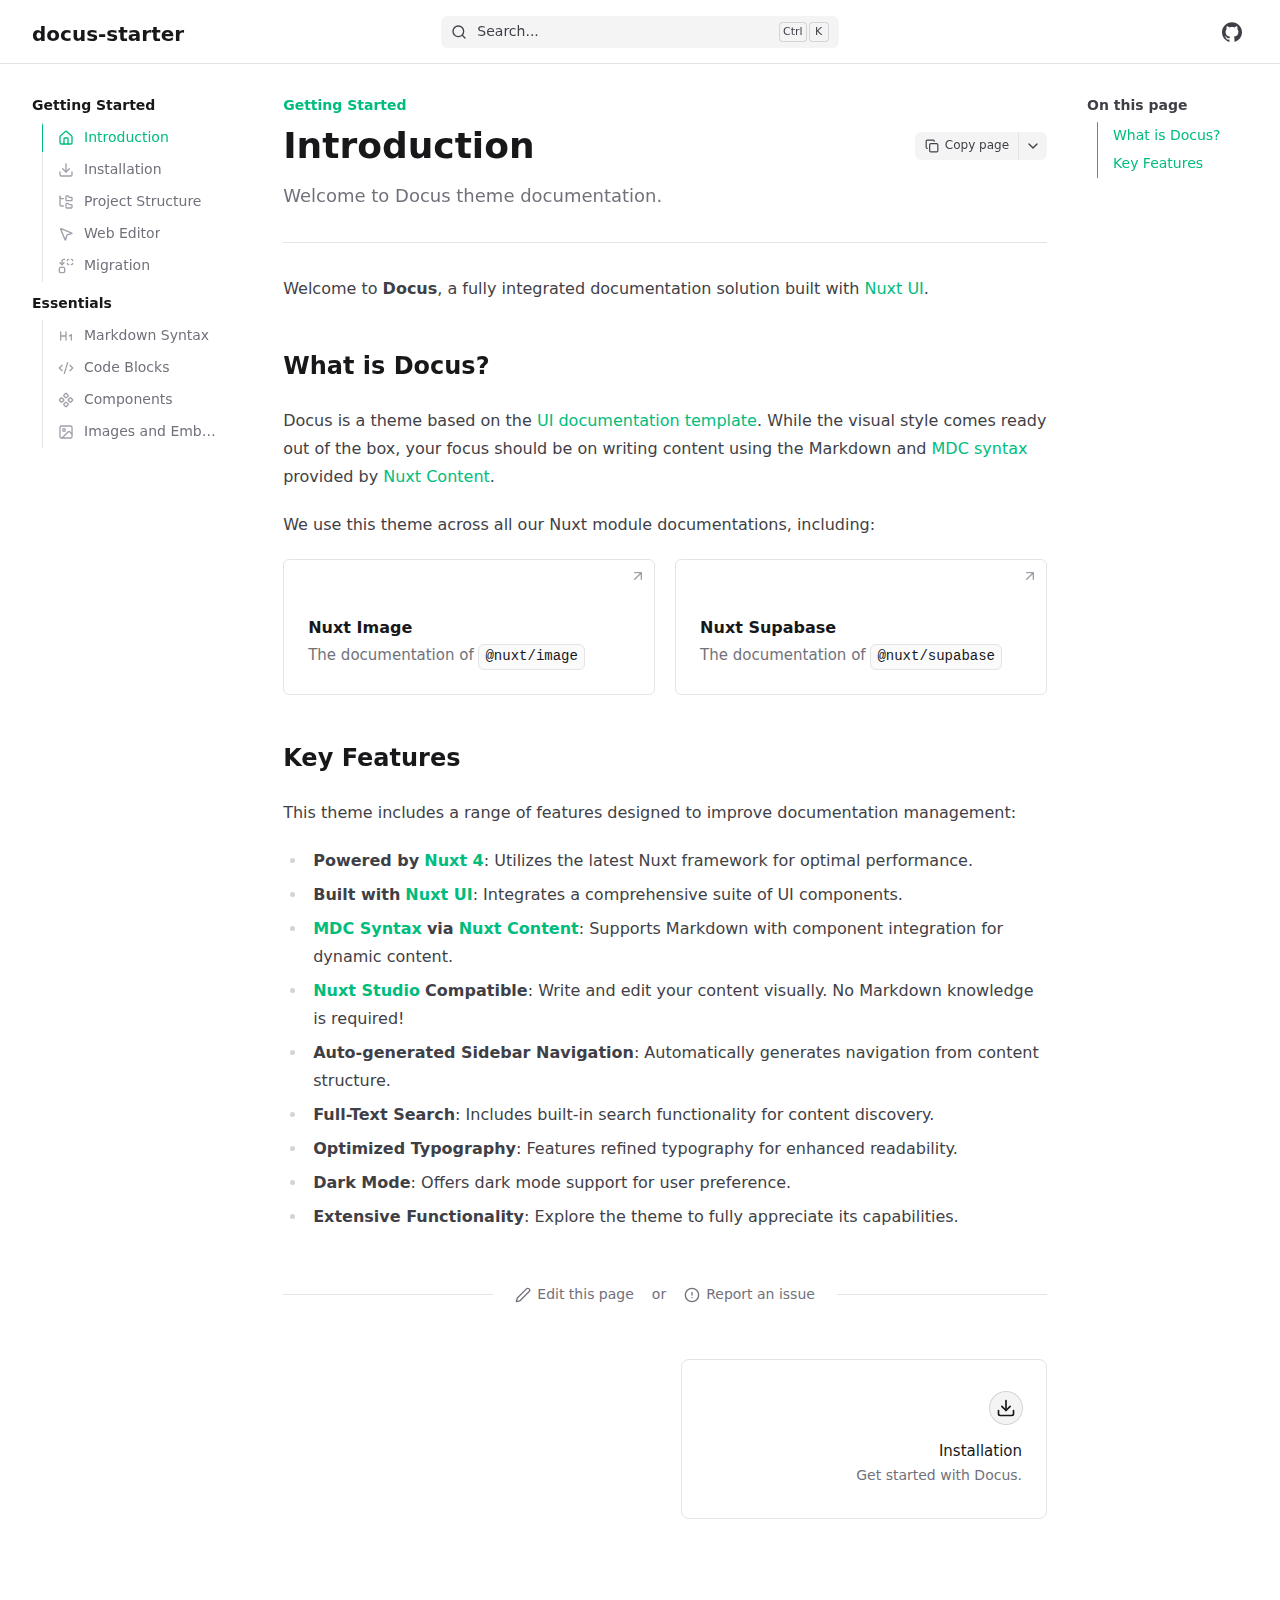
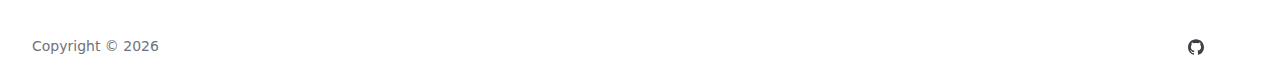
<file: getting-started/introduction.html>
<!DOCTYPE html><html  lang="en" dir="ltr"><head><meta charset="utf-8"><meta name="viewport" content="width=device-width, initial-scale=1"><style id="nuxt-ui-colors">@layer base {
  :root {
  --ui-color-primary-50: var(--color-emerald-50, oklch(97.9% 0.021 166.113));
  --ui-color-primary-100: var(--color-emerald-100, oklch(95% 0.052 163.051));
  --ui-color-primary-200: var(--color-emerald-200, oklch(90.5% 0.093 164.15));
  --ui-color-primary-300: var(--color-emerald-300, oklch(84.5% 0.143 164.978));
  --ui-color-primary-400: var(--color-emerald-400, oklch(76.5% 0.177 163.223));
  --ui-color-primary-500: var(--color-emerald-500, oklch(69.6% 0.17 162.48));
  --ui-color-primary-600: var(--color-emerald-600, oklch(59.6% 0.145 163.225));
  --ui-color-primary-700: var(--color-emerald-700, oklch(50.8% 0.118 165.612));
  --ui-color-primary-800: var(--color-emerald-800, oklch(43.2% 0.095 166.913));
  --ui-color-primary-900: var(--color-emerald-900, oklch(37.8% 0.077 168.94));
  --ui-color-primary-950: var(--color-emerald-950, oklch(26.2% 0.051 172.552));
  --ui-color-secondary-50: var(--color-blue-50, oklch(97% 0.014 254.604));
  --ui-color-secondary-100: var(--color-blue-100, oklch(93.2% 0.032 255.585));
  --ui-color-secondary-200: var(--color-blue-200, oklch(88.2% 0.059 254.128));
  --ui-color-secondary-300: var(--color-blue-300, oklch(80.9% 0.105 251.813));
  --ui-color-secondary-400: var(--color-blue-400, oklch(70.7% 0.165 254.624));
  --ui-color-secondary-500: var(--color-blue-500, oklch(62.3% 0.214 259.815));
  --ui-color-secondary-600: var(--color-blue-600, oklch(54.6% 0.245 262.881));
  --ui-color-secondary-700: var(--color-blue-700, oklch(48.8% 0.243 264.376));
  --ui-color-secondary-800: var(--color-blue-800, oklch(42.4% 0.199 265.638));
  --ui-color-secondary-900: var(--color-blue-900, oklch(37.9% 0.146 265.522));
  --ui-color-secondary-950: var(--color-blue-950, oklch(28.2% 0.091 267.935));
  --ui-color-success-50: var(--color-green-50, oklch(98.2% 0.018 155.826));
  --ui-color-success-100: var(--color-green-100, oklch(96.2% 0.044 156.743));
  --ui-color-success-200: var(--color-green-200, oklch(92.5% 0.084 155.995));
  --ui-color-success-300: var(--color-green-300, oklch(87.1% 0.15 154.449));
  --ui-color-success-400: var(--color-green-400, oklch(79.2% 0.209 151.711));
  --ui-color-success-500: var(--color-green-500, oklch(72.3% 0.219 149.579));
  --ui-color-success-600: var(--color-green-600, oklch(62.7% 0.194 149.214));
  --ui-color-success-700: var(--color-green-700, oklch(52.7% 0.154 150.069));
  --ui-color-success-800: var(--color-green-800, oklch(44.8% 0.119 151.328));
  --ui-color-success-900: var(--color-green-900, oklch(39.3% 0.095 152.535));
  --ui-color-success-950: var(--color-green-950, oklch(26.6% 0.065 152.934));
  --ui-color-info-50: var(--color-blue-50, oklch(97% 0.014 254.604));
  --ui-color-info-100: var(--color-blue-100, oklch(93.2% 0.032 255.585));
  --ui-color-info-200: var(--color-blue-200, oklch(88.2% 0.059 254.128));
  --ui-color-info-300: var(--color-blue-300, oklch(80.9% 0.105 251.813));
  --ui-color-info-400: var(--color-blue-400, oklch(70.7% 0.165 254.624));
  --ui-color-info-500: var(--color-blue-500, oklch(62.3% 0.214 259.815));
  --ui-color-info-600: var(--color-blue-600, oklch(54.6% 0.245 262.881));
  --ui-color-info-700: var(--color-blue-700, oklch(48.8% 0.243 264.376));
  --ui-color-info-800: var(--color-blue-800, oklch(42.4% 0.199 265.638));
  --ui-color-info-900: var(--color-blue-900, oklch(37.9% 0.146 265.522));
  --ui-color-info-950: var(--color-blue-950, oklch(28.2% 0.091 267.935));
  --ui-color-warning-50: var(--color-yellow-50, oklch(98.7% 0.026 102.212));
  --ui-color-warning-100: var(--color-yellow-100, oklch(97.3% 0.071 103.193));
  --ui-color-warning-200: var(--color-yellow-200, oklch(94.5% 0.129 101.54));
  --ui-color-warning-300: var(--color-yellow-300, oklch(90.5% 0.182 98.111));
  --ui-color-warning-400: var(--color-yellow-400, oklch(85.2% 0.199 91.936));
  --ui-color-warning-500: var(--color-yellow-500, oklch(79.5% 0.184 86.047));
  --ui-color-warning-600: var(--color-yellow-600, oklch(68.1% 0.162 75.834));
  --ui-color-warning-700: var(--color-yellow-700, oklch(55.4% 0.135 66.442));
  --ui-color-warning-800: var(--color-yellow-800, oklch(47.6% 0.114 61.907));
  --ui-color-warning-900: var(--color-yellow-900, oklch(42.1% 0.095 57.708));
  --ui-color-warning-950: var(--color-yellow-950, oklch(28.6% 0.066 53.813));
  --ui-color-error-50: var(--color-red-50, oklch(97.1% 0.013 17.38));
  --ui-color-error-100: var(--color-red-100, oklch(93.6% 0.032 17.717));
  --ui-color-error-200: var(--color-red-200, oklch(88.5% 0.062 18.334));
  --ui-color-error-300: var(--color-red-300, oklch(80.8% 0.114 19.571));
  --ui-color-error-400: var(--color-red-400, oklch(70.4% 0.191 22.216));
  --ui-color-error-500: var(--color-red-500, oklch(63.7% 0.237 25.331));
  --ui-color-error-600: var(--color-red-600, oklch(57.7% 0.245 27.325));
  --ui-color-error-700: var(--color-red-700, oklch(50.5% 0.213 27.518));
  --ui-color-error-800: var(--color-red-800, oklch(44.4% 0.177 26.899));
  --ui-color-error-900: var(--color-red-900, oklch(39.6% 0.141 25.723));
  --ui-color-error-950: var(--color-red-950, oklch(25.8% 0.092 26.042));
  --ui-color-neutral-50: var(--color-zinc-50, oklch(98.5% 0 0));
  --ui-color-neutral-100: var(--color-zinc-100, oklch(96.7% 0.001 286.375));
  --ui-color-neutral-200: var(--color-zinc-200, oklch(92% 0.004 286.32));
  --ui-color-neutral-300: var(--color-zinc-300, oklch(87.1% 0.006 286.286));
  --ui-color-neutral-400: var(--color-zinc-400, oklch(70.5% 0.015 286.067));
  --ui-color-neutral-500: var(--color-zinc-500, oklch(55.2% 0.016 285.938));
  --ui-color-neutral-600: var(--color-zinc-600, oklch(44.2% 0.017 285.786));
  --ui-color-neutral-700: var(--color-zinc-700, oklch(37% 0.013 285.805));
  --ui-color-neutral-800: var(--color-zinc-800, oklch(27.4% 0.006 286.033));
  --ui-color-neutral-900: var(--color-zinc-900, oklch(21% 0.006 285.885));
  --ui-color-neutral-950: var(--color-zinc-950, oklch(14.1% 0.005 285.823));
  }
  :root, .light {
  --ui-primary: var(--ui-color-primary-500);
  --ui-secondary: var(--ui-color-secondary-500);
  --ui-success: var(--ui-color-success-500);
  --ui-info: var(--ui-color-info-500);
  --ui-warning: var(--ui-color-warning-500);
  --ui-error: var(--ui-color-error-500);
  }
  .dark {
  --ui-primary: var(--ui-color-primary-400);
  --ui-secondary: var(--ui-color-secondary-400);
  --ui-success: var(--ui-color-success-400);
  --ui-info: var(--ui-color-info-400);
  --ui-warning: var(--ui-color-warning-400);
  --ui-error: var(--ui-color-error-400);
  }
}</style><script type="importmap">{"imports":{"#entry":"/_nuxt/Cw0jDqBl.js"}}</script><title>Introduction - docus-starter</title><link rel="stylesheet" href="/_nuxt/entry.CTtLAxfM.css" crossorigin><style>@layer components {:where(.i-lucide\:alert-circle){display:inline-block;width:1em;height:1em;background-color:currentColor;-webkit-mask-image:var(--svg);mask-image:var(--svg);-webkit-mask-repeat:no-repeat;mask-repeat:no-repeat;-webkit-mask-size:100% 100%;mask-size:100% 100%;--svg:url("data:image/svg+xml,%3Csvg xmlns='http://www.w3.org/2000/svg' viewBox='0 0 24 24' width='24' height='24'%3E%3Cg fill='none' stroke='black' stroke-linecap='round' stroke-linejoin='round' stroke-width='2'%3E%3Ccircle cx='12' cy='12' r='10'/%3E%3Cpath d='M12 8v4m0 4h.01'/%3E%3C/g%3E%3C/svg%3E")}:where(.i-lucide\:arrow-up-right){display:inline-block;width:1em;height:1em;background-color:currentColor;-webkit-mask-image:var(--svg);mask-image:var(--svg);-webkit-mask-repeat:no-repeat;mask-repeat:no-repeat;-webkit-mask-size:100% 100%;mask-size:100% 100%;--svg:url("data:image/svg+xml,%3Csvg xmlns='http://www.w3.org/2000/svg' viewBox='0 0 24 24' width='24' height='24'%3E%3Cpath fill='none' stroke='black' stroke-linecap='round' stroke-linejoin='round' stroke-width='2' d='M7 7h10v10M7 17L17 7'/%3E%3C/svg%3E")}:where(.i-lucide\:chevron-down){display:inline-block;width:1em;height:1em;background-color:currentColor;-webkit-mask-image:var(--svg);mask-image:var(--svg);-webkit-mask-repeat:no-repeat;mask-repeat:no-repeat;-webkit-mask-size:100% 100%;mask-size:100% 100%;--svg:url("data:image/svg+xml,%3Csvg xmlns='http://www.w3.org/2000/svg' viewBox='0 0 24 24' width='24' height='24'%3E%3Cpath fill='none' stroke='black' stroke-linecap='round' stroke-linejoin='round' stroke-width='2' d='m6 9l6 6l6-6'/%3E%3C/svg%3E")}:where(.i-lucide\:code-xml){display:inline-block;width:1em;height:1em;background-color:currentColor;-webkit-mask-image:var(--svg);mask-image:var(--svg);-webkit-mask-repeat:no-repeat;mask-repeat:no-repeat;-webkit-mask-size:100% 100%;mask-size:100% 100%;--svg:url("data:image/svg+xml,%3Csvg xmlns='http://www.w3.org/2000/svg' viewBox='0 0 24 24' width='24' height='24'%3E%3Cpath fill='none' stroke='black' stroke-linecap='round' stroke-linejoin='round' stroke-width='2' d='m18 16l4-4l-4-4M6 8l-4 4l4 4m8.5-12l-5 16'/%3E%3C/svg%3E")}:where(.i-lucide\:component){display:inline-block;width:1em;height:1em;background-color:currentColor;-webkit-mask-image:var(--svg);mask-image:var(--svg);-webkit-mask-repeat:no-repeat;mask-repeat:no-repeat;-webkit-mask-size:100% 100%;mask-size:100% 100%;--svg:url("data:image/svg+xml,%3Csvg xmlns='http://www.w3.org/2000/svg' viewBox='0 0 24 24' width='24' height='24'%3E%3Cpath fill='none' stroke='black' stroke-linecap='round' stroke-linejoin='round' stroke-width='2' d='M15.536 11.293a1 1 0 0 0 0 1.414l2.376 2.377a1 1 0 0 0 1.414 0l2.377-2.377a1 1 0 0 0 0-1.414l-2.377-2.377a1 1 0 0 0-1.414 0zm-13.239 0a1 1 0 0 0 0 1.414l2.377 2.377a1 1 0 0 0 1.414 0l2.377-2.377a1 1 0 0 0 0-1.414L6.088 8.916a1 1 0 0 0-1.414 0zm6.619 6.619a1 1 0 0 0 0 1.415l2.377 2.376a1 1 0 0 0 1.414 0l2.377-2.376a1 1 0 0 0 0-1.415l-2.377-2.376a1 1 0 0 0-1.414 0zm0-13.238a1 1 0 0 0 0 1.414l2.377 2.376a1 1 0 0 0 1.414 0l2.377-2.376a1 1 0 0 0 0-1.414l-2.377-2.377a1 1 0 0 0-1.414 0z'/%3E%3C/svg%3E")}:where(.i-lucide\:copy){display:inline-block;width:1em;height:1em;background-color:currentColor;-webkit-mask-image:var(--svg);mask-image:var(--svg);-webkit-mask-repeat:no-repeat;mask-repeat:no-repeat;-webkit-mask-size:100% 100%;mask-size:100% 100%;--svg:url("data:image/svg+xml,%3Csvg xmlns='http://www.w3.org/2000/svg' viewBox='0 0 24 24' width='24' height='24'%3E%3Cg fill='none' stroke='black' stroke-linecap='round' stroke-linejoin='round' stroke-width='2'%3E%3Crect width='14' height='14' x='8' y='8' rx='2' ry='2'/%3E%3Cpath d='M4 16c-1.1 0-2-.9-2-2V4c0-1.1.9-2 2-2h10c1.1 0 2 .9 2 2'/%3E%3C/g%3E%3C/svg%3E")}:where(.i-lucide\:download){display:inline-block;width:1em;height:1em;background-color:currentColor;-webkit-mask-image:var(--svg);mask-image:var(--svg);-webkit-mask-repeat:no-repeat;mask-repeat:no-repeat;-webkit-mask-size:100% 100%;mask-size:100% 100%;--svg:url("data:image/svg+xml,%3Csvg xmlns='http://www.w3.org/2000/svg' viewBox='0 0 24 24' width='24' height='24'%3E%3Cg fill='none' stroke='black' stroke-linecap='round' stroke-linejoin='round' stroke-width='2'%3E%3Cpath d='M12 15V3m9 12v4a2 2 0 0 1-2 2H5a2 2 0 0 1-2-2v-4'/%3E%3Cpath d='m7 10l5 5l5-5'/%3E%3C/g%3E%3C/svg%3E")}:where(.i-lucide\:folder-tree){display:inline-block;width:1em;height:1em;background-color:currentColor;-webkit-mask-image:var(--svg);mask-image:var(--svg);-webkit-mask-repeat:no-repeat;mask-repeat:no-repeat;-webkit-mask-size:100% 100%;mask-size:100% 100%;--svg:url("data:image/svg+xml,%3Csvg xmlns='http://www.w3.org/2000/svg' viewBox='0 0 24 24' width='24' height='24'%3E%3Cg fill='none' stroke='black' stroke-linecap='round' stroke-linejoin='round' stroke-width='2'%3E%3Cpath d='M20 10a1 1 0 0 0 1-1V6a1 1 0 0 0-1-1h-2.5a1 1 0 0 1-.8-.4l-.9-1.2A1 1 0 0 0 15 3h-2a1 1 0 0 0-1 1v5a1 1 0 0 0 1 1Zm0 11a1 1 0 0 0 1-1v-3a1 1 0 0 0-1-1h-2.9a1 1 0 0 1-.88-.55l-.42-.85a1 1 0 0 0-.92-.6H13a1 1 0 0 0-1 1v5a1 1 0 0 0 1 1ZM3 5a2 2 0 0 0 2 2h3'/%3E%3Cpath d='M3 3v13a2 2 0 0 0 2 2h3'/%3E%3C/g%3E%3C/svg%3E")}:where(.i-lucide\:hash){display:inline-block;width:1em;height:1em;background-color:currentColor;-webkit-mask-image:var(--svg);mask-image:var(--svg);-webkit-mask-repeat:no-repeat;mask-repeat:no-repeat;-webkit-mask-size:100% 100%;mask-size:100% 100%;--svg:url("data:image/svg+xml,%3Csvg xmlns='http://www.w3.org/2000/svg' viewBox='0 0 24 24' width='24' height='24'%3E%3Cpath fill='none' stroke='black' stroke-linecap='round' stroke-linejoin='round' stroke-width='2' d='M4 9h16M4 15h16M10 3L8 21m8-18l-2 18'/%3E%3C/svg%3E")}:where(.i-lucide\:heading-1){display:inline-block;width:1em;height:1em;background-color:currentColor;-webkit-mask-image:var(--svg);mask-image:var(--svg);-webkit-mask-repeat:no-repeat;mask-repeat:no-repeat;-webkit-mask-size:100% 100%;mask-size:100% 100%;--svg:url("data:image/svg+xml,%3Csvg xmlns='http://www.w3.org/2000/svg' viewBox='0 0 24 24' width='24' height='24'%3E%3Cpath fill='none' stroke='black' stroke-linecap='round' stroke-linejoin='round' stroke-width='2' d='M4 12h8m-8 6V6m8 12V6m5 6l3-2v8'/%3E%3C/svg%3E")}:where(.i-lucide\:house){display:inline-block;width:1em;height:1em;background-color:currentColor;-webkit-mask-image:var(--svg);mask-image:var(--svg);-webkit-mask-repeat:no-repeat;mask-repeat:no-repeat;-webkit-mask-size:100% 100%;mask-size:100% 100%;--svg:url("data:image/svg+xml,%3Csvg xmlns='http://www.w3.org/2000/svg' viewBox='0 0 24 24' width='24' height='24'%3E%3Cg fill='none' stroke='black' stroke-linecap='round' stroke-linejoin='round' stroke-width='2'%3E%3Cpath d='M15 21v-8a1 1 0 0 0-1-1h-4a1 1 0 0 0-1 1v8'/%3E%3Cpath d='M3 10a2 2 0 0 1 .709-1.528l7-6a2 2 0 0 1 2.582 0l7 6A2 2 0 0 1 21 10v9a2 2 0 0 1-2 2H5a2 2 0 0 1-2-2z'/%3E%3C/g%3E%3C/svg%3E")}:where(.i-lucide\:image){display:inline-block;width:1em;height:1em;background-color:currentColor;-webkit-mask-image:var(--svg);mask-image:var(--svg);-webkit-mask-repeat:no-repeat;mask-repeat:no-repeat;-webkit-mask-size:100% 100%;mask-size:100% 100%;--svg:url("data:image/svg+xml,%3Csvg xmlns='http://www.w3.org/2000/svg' viewBox='0 0 24 24' width='24' height='24'%3E%3Cg fill='none' stroke='black' stroke-linecap='round' stroke-linejoin='round' stroke-width='2'%3E%3Crect width='18' height='18' x='3' y='3' rx='2' ry='2'/%3E%3Ccircle cx='9' cy='9' r='2'/%3E%3Cpath d='m21 15l-3.086-3.086a2 2 0 0 0-2.828 0L6 21'/%3E%3C/g%3E%3C/svg%3E")}:where(.i-lucide\:mouse-pointer-2){display:inline-block;width:1em;height:1em;background-color:currentColor;-webkit-mask-image:var(--svg);mask-image:var(--svg);-webkit-mask-repeat:no-repeat;mask-repeat:no-repeat;-webkit-mask-size:100% 100%;mask-size:100% 100%;--svg:url("data:image/svg+xml,%3Csvg xmlns='http://www.w3.org/2000/svg' viewBox='0 0 24 24' width='24' height='24'%3E%3Cpath fill='none' stroke='black' stroke-linecap='round' stroke-linejoin='round' stroke-width='2' d='M4.037 4.688a.495.495 0 0 1 .651-.651l16 6.5a.5.5 0 0 1-.063.947l-6.124 1.58a2 2 0 0 0-1.438 1.435l-1.579 6.126a.5.5 0 0 1-.947.063z'/%3E%3C/svg%3E")}:where(.i-lucide\:pen){display:inline-block;width:1em;height:1em;background-color:currentColor;-webkit-mask-image:var(--svg);mask-image:var(--svg);-webkit-mask-repeat:no-repeat;mask-repeat:no-repeat;-webkit-mask-size:100% 100%;mask-size:100% 100%;--svg:url("data:image/svg+xml,%3Csvg xmlns='http://www.w3.org/2000/svg' viewBox='0 0 24 24' width='24' height='24'%3E%3Cpath fill='none' stroke='black' stroke-linecap='round' stroke-linejoin='round' stroke-width='2' d='M21.174 6.812a1 1 0 0 0-3.986-3.987L3.842 16.174a2 2 0 0 0-.5.83l-1.321 4.352a.5.5 0 0 0 .623.622l4.353-1.32a2 2 0 0 0 .83-.497z'/%3E%3C/svg%3E")}:where(.i-lucide\:replace){display:inline-block;width:1em;height:1em;background-color:currentColor;-webkit-mask-image:var(--svg);mask-image:var(--svg);-webkit-mask-repeat:no-repeat;mask-repeat:no-repeat;-webkit-mask-size:100% 100%;mask-size:100% 100%;--svg:url("data:image/svg+xml,%3Csvg xmlns='http://www.w3.org/2000/svg' viewBox='0 0 24 24' width='24' height='24'%3E%3Cg fill='none' stroke='black' stroke-linecap='round' stroke-linejoin='round' stroke-width='2'%3E%3Cpath d='M14 4a2 2 0 0 1 2-2m0 8a2 2 0 0 1-2-2m6-6a2 2 0 0 1 2 2m0 4a2 2 0 0 1-2 2M3 7l3 3l3-3'/%3E%3Cpath d='M6 10V5a3 3 0 0 1 3-3h1'/%3E%3Crect width='8' height='8' x='2' y='14' rx='2'/%3E%3C/g%3E%3C/svg%3E")}:where(.i-lucide\:search){display:inline-block;width:1em;height:1em;background-color:currentColor;-webkit-mask-image:var(--svg);mask-image:var(--svg);-webkit-mask-repeat:no-repeat;mask-repeat:no-repeat;-webkit-mask-size:100% 100%;mask-size:100% 100%;--svg:url("data:image/svg+xml,%3Csvg xmlns='http://www.w3.org/2000/svg' viewBox='0 0 24 24' width='24' height='24'%3E%3Cg fill='none' stroke='black' stroke-linecap='round' stroke-linejoin='round' stroke-width='2'%3E%3Cpath d='m21 21l-4.34-4.34'/%3E%3Ccircle cx='11' cy='11' r='8'/%3E%3C/g%3E%3C/svg%3E")}:where(.i-simple-icons\:github){display:inline-block;width:1em;height:1em;background-color:currentColor;-webkit-mask-image:var(--svg);mask-image:var(--svg);-webkit-mask-repeat:no-repeat;mask-repeat:no-repeat;-webkit-mask-size:100% 100%;mask-size:100% 100%;--svg:url("data:image/svg+xml,%3Csvg xmlns='http://www.w3.org/2000/svg' viewBox='0 0 24 24' width='24' height='24'%3E%3Cpath fill='black' d='M12 .297c-6.63 0-12 5.373-12 12c0 5.303 3.438 9.8 8.205 11.385c.6.113.82-.258.82-.577c0-.285-.01-1.04-.015-2.04c-3.338.724-4.042-1.61-4.042-1.61C4.422 18.07 3.633 17.7 3.633 17.7c-1.087-.744.084-.729.084-.729c1.205.084 1.838 1.236 1.838 1.236c1.07 1.835 2.809 1.305 3.495.998c.108-.776.417-1.305.76-1.605c-2.665-.3-5.466-1.332-5.466-5.93c0-1.31.465-2.38 1.235-3.22c-.135-.303-.54-1.523.105-3.176c0 0 1.005-.322 3.3 1.23c.96-.267 1.98-.399 3-.405c1.02.006 2.04.138 3 .405c2.28-1.552 3.285-1.23 3.285-1.23c.645 1.653.24 2.873.12 3.176c.765.84 1.23 1.91 1.23 3.22c0 4.61-2.805 5.625-5.475 5.92c.42.36.81 1.096.81 2.22c0 1.606-.015 2.896-.015 3.286c0 .315.21.69.825.57C20.565 22.092 24 17.592 24 12.297c0-6.627-5.373-12-12-12'/%3E%3C/svg%3E")}}</style><link rel="preload" as="fetch" crossorigin="anonymous" href="/getting-started/introduction/_payload.json?36274c3b-7b44-4a5d-a80c-6942f8658660"><link rel="modulepreload" as="script" crossorigin href="/_nuxt/Cw0jDqBl.js"><link rel="modulepreload" as="script" crossorigin href="/_nuxt/BpH6akjA.js"><link rel="modulepreload" as="script" crossorigin href="/_nuxt/DbtlJOqV.js"><link rel="modulepreload" as="script" crossorigin href="/_nuxt/CePV0pSb.js"><link rel="modulepreload" as="script" crossorigin href="/_nuxt/CWzI3TbW.js"><link rel="modulepreload" as="script" crossorigin href="/_nuxt/BN_7HF1G.js"><link rel="modulepreload" as="script" crossorigin href="/_nuxt/Cfu7gret.js"><link rel="modulepreload" as="script" crossorigin href="/_nuxt/UV2TsU4X.js"><link rel="modulepreload" as="script" crossorigin href="/_nuxt/CSH_ViAd.js"><link rel="modulepreload" as="script" crossorigin href="/_nuxt/DpCTlY-H.js"><link rel="modulepreload" as="script" crossorigin href="/_nuxt/cZtp3vDo.js"><link rel="modulepreload" as="script" crossorigin href="/_nuxt/ATpOGK_K.js"><link rel="modulepreload" as="script" crossorigin href="/_nuxt/tijRrzkl.js"><link rel="modulepreload" as="script" crossorigin href="/_nuxt/DWoyacC4.js"><link rel="modulepreload" as="script" crossorigin href="/_nuxt/CiS7vzDN.js"><link rel="modulepreload" as="script" crossorigin href="/_nuxt/CUBXs9yN.js"><link rel="preload" as="fetch" fetchpriority="low" crossorigin="anonymous" href="/_nuxt/builds/meta/36274c3b-7b44-4a5d-a80c-6942f8658660.json"><link rel="prefetch" as="style" crossorigin href="/_nuxt/index.BwTBaIXH.css"><link rel="prefetch" as="script" crossorigin href="/_nuxt/CDGLoiVN.js"><link rel="prefetch" as="script" crossorigin href="/_nuxt/CusHSXvX.js"><link rel="prefetch" as="script" crossorigin href="/_nuxt/x2qOVow4.js"><link rel="prefetch" as="script" crossorigin href="/_nuxt/lDCt5PN4.js"><meta property="og:image" content="/__og-image__/static/getting-started/introduction/og.png"><meta property="og:image:type" content="image/png"><meta name="twitter:card" content="summary_large_image"><meta name="twitter:image" content="/__og-image__/static/getting-started/introduction/og.png"><meta name="twitter:image:src" content="/__og-image__/static/getting-started/introduction/og.png"><meta property="og:image:width" content="1200"><meta name="twitter:image:width" content="1200"><meta property="og:image:height" content="600"><meta name="twitter:image:height" content="600"><meta name="robots" content="index, follow, max-image-preview:large, max-snippet:-1, max-video-preview:-1"><link rel="icon" href="/favicon.ico"><meta name="description" content="Discover how to create, manage, and publish documentation effortlessly with Docus."><meta property="og:site_name" content="docus-starter"><meta property="og:title" content="Introduction"><meta property="og:description" content="Discover how to create, manage, and publish documentation effortlessly with Docus."><script type="module" src="/_nuxt/Cw0jDqBl.js" crossorigin></script><script>"use strict";(()=>{const t=window,e=document.documentElement,c=["dark","light"],n=getStorageValue("localStorage","nuxt-color-mode")||"system";let i=n==="system"?u():n;const r=e.getAttribute("data-color-mode-forced");r&&(i=r),l(i),t["__NUXT_COLOR_MODE__"]={preference:n,value:i,getColorScheme:u,addColorScheme:l,removeColorScheme:d};function l(o){const s=""+o+"",a="";e.classList?e.classList.add(s):e.className+=" "+s,a&&e.setAttribute("data-"+a,o)}function d(o){const s=""+o+"",a="";e.classList?e.classList.remove(s):e.className=e.className.replace(new RegExp(s,"g"),""),a&&e.removeAttribute("data-"+a)}function f(o){return t.matchMedia("(prefers-color-scheme"+o+")")}function u(){if(t.matchMedia&&f("").media!=="not all"){for(const o of c)if(f(":"+o).matches)return o}return"light"}})();function getStorageValue(t,e){switch(t){case"localStorage":return window.localStorage.getItem(e);case"sessionStorage":return window.sessionStorage.getItem(e);case"cookie":return getCookie(e);default:return null}}function getCookie(t){const c=("; "+window.document.cookie).split("; "+t+"=");if(c.length===2)return c.pop()?.split(";").shift()}</script></head><body><div id="__nuxt" class="isolate"><!--[--><!--[--><!--[--><!--[--><!--[--><div class="nuxt-loading-indicator" style="position:fixed;top:0;right:0;left:0;pointer-events:none;width:auto;height:3px;opacity:0;background:var(--ui-primary);background-size:0% auto;transform:scaleX(0%);transform-origin:left;transition:transform 0.1s, height 0.4s, opacity 0.4s;z-index:999999;"></div><!--[--><!--[--><!----><!----><!----><header class="bg-default/75 backdrop-blur border-b border-default h-(--ui-header-height) sticky top-0 z-50"><!--[--><!--]--><div class="w-full max-w-(--ui-container) mx-auto px-4 sm:px-6 lg:px-8 flex items-center justify-between gap-3 h-full"><!--[--><div class="lg:flex-1 flex items-center gap-1.5"><!----><!--[--><a href="/" aria-label="docus-starter" class="focus-visible:outline-primary hover:text-default transition-colors shrink-0 font-bold text-xl text-highlighted flex items-end gap-1.5"><!--[--><!--[--><!--[--><span class="h-6 w-auto shrink-0">docus-starter</span><!--]--><!--]--><!--]--></a><!--]--></div><div class="hidden lg:flex flex-1"><!--[--><!--[--><!----><!--[--><!--[--><button type="button" class="rounded-md font-medium inline-flex items-center disabled:cursor-not-allowed aria-disabled:cursor-not-allowed disabled:opacity-75 aria-disabled:opacity-75 transition-colors px-2.5 py-1.5 text-sm gap-1.5 text-default bg-elevated hover:bg-accented/75 active:bg-accented/75 focus:outline-none focus-visible:bg-accented/75 disabled:bg-elevated aria-disabled:bg-elevated w-full"><!--[--><!--[--><span class="iconify i-lucide:search shrink-0 size-4 mr-1" aria-hidden="true" style=""></span><!--]--><!--[--><span class="truncate">Search...</span><!--]--><!--[--><div class="hidden lg:flex items-center gap-0.5 ms-auto"><!--[--><!--[--><kbd class="inline-flex items-center justify-center px-1 rounded-sm font-medium font-sans h-5 min-w-[20px] text-[11px] ring ring-inset ring-accented text-default bg-elevated"><!--[--> <!--]--></kbd><kbd class="inline-flex items-center justify-center px-1 rounded-sm font-medium font-sans h-5 min-w-[20px] text-[11px] ring ring-inset ring-accented text-default bg-elevated"><!--[-->K<!--]--></kbd><!--]--><!--]--></div><!--]--><!--]--></button><!--]--><!--]--><!--]--><!--]--></div><div class="flex items-center justify-end lg:flex-1 gap-1.5"><!--[--><div></div><!----><!--[--><!----><!--[--><!--[--><button type="button" aria-label="Search..." class="rounded-md font-medium inline-flex items-center disabled:cursor-not-allowed aria-disabled:cursor-not-allowed disabled:opacity-75 aria-disabled:opacity-75 transition-colors text-sm gap-1.5 text-default hover:bg-elevated active:bg-elevated focus:outline-none focus-visible:bg-elevated hover:disabled:bg-transparent dark:hover:disabled:bg-transparent hover:aria-disabled:bg-transparent dark:hover:aria-disabled:bg-transparent p-1.5 lg:hidden"><!--[--><!--[--><span class="iconify i-lucide:search shrink-0 size-5" aria-hidden="true" style=""></span><!--]--><!--[--><!----><!--]--><!--[--><!----><!--]--><!--]--></button><!--]--><!--]--><!--]--><!--[--><div class="h-8 w-8 animate-pulse bg-neutral-200 dark:bg-neutral-800 rounded-md"></div><!--]--><!--[--><!--[--><!--[--><a href="https://github.com/warrenstapleton/warren-docus" rel="noopener noreferrer" target="_blank" aria-label="GitHub" class="rounded-md font-medium inline-flex items-center disabled:cursor-not-allowed aria-disabled:cursor-not-allowed disabled:opacity-75 aria-disabled:opacity-75 transition-colors text-sm gap-1.5 text-default hover:bg-elevated active:bg-elevated focus:outline-none focus-visible:bg-elevated hover:disabled:bg-transparent dark:hover:disabled:bg-transparent hover:aria-disabled:bg-transparent dark:hover:aria-disabled:bg-transparent p-1.5"><!--[--><!--[--><span class="iconify i-simple-icons:github shrink-0 size-5" aria-hidden="true" style=""></span><!--]--><!--[--><!----><!--]--><!--[--><!----><!--]--><!--]--></a><!--]--><!--]--><!--]--><!--]--><!--[--><!--[--><!--[--><button type="button" class="rounded-md font-medium inline-flex items-center disabled:cursor-not-allowed aria-disabled:cursor-not-allowed disabled:opacity-75 aria-disabled:opacity-75 transition-colors text-xs gap-1.5 text-default hover:bg-elevated active:bg-elevated focus:outline-none focus-visible:bg-elevated hover:disabled:bg-transparent dark:hover:disabled:bg-transparent hover:aria-disabled:bg-transparent dark:hover:aria-disabled:bg-transparent p-1.5 -me-1.5 lg:hidden"><!--[--><!--[--><!----><!--]--><!--[--><svg xmlns="http://www.w3.org/2000/svg" class="size-5" viewBox="0 0 24 24" fill="none" stroke="currentColor" stroke-width="2" stroke-linecap="round" stroke-linejoin="round"><line x1="4" y1="6" x2="20" y2="6" class="outline-none"></line><line x1="4" y1="12" x2="20" y2="12" class="outline-none"></line><line x1="4" y1="18" x2="20" y2="18" class="outline-none"></line></svg><!--]--><!--[--><!----><!--]--><!--]--></button><!--]--><!--]--><!--]--></div><!--]--></div><!--[--><!--]--></header><!--[--><!----><!--v-if--><!--]--><!--]--><main class="min-h-[calc(100vh-var(--ui-header-height))]"><!--[--><div class="w-full max-w-(--ui-container) mx-auto px-4 sm:px-6 lg:px-8"><!--[--><div class="flex flex-col lg:grid lg:grid-cols-10 lg:gap-10"><aside class="hidden overflow-y-auto lg:block lg:max-h-[calc(100vh-var(--ui-header-height))] lg:sticky lg:top-(--ui-header-height) py-8 lg:ps-4 lg:-ms-4 lg:pe-6.5 lg:col-span-2"><div class="relative"><!----><!--[--><div></div><!--[--><!----><nav><ul class="isolate -mx-2.5 -mt-1.5"><!--[--><!--[--><!--[--><li data-state="open" data-orientation="vertical" class="flex flex-col data-[state=open]:mb-1.5"><!--[--><!--[--><button type="button" aria-controls aria-expanded="true" data-state="open" id="reka-accordion-trigger-v-0-0-0" data-reka-collection-item data-orientation="vertical" class="group relative w-full px-2.5 py-1.5 before:inset-y-px before:inset-x-0 flex items-center gap-1.5 text-sm before:absolute before:z-[-1] before:rounded-md focus:outline-none focus-visible:outline-none focus-visible:before:ring-inset focus-visible:before:ring-2 focus-visible:before:ring-primary text-muted hover:text-highlighted data-[state=open]:text-highlighted transition-colors font-semibold focus-visible:ring-primary"><!--[--><!--[--><!--[--><!--[--><!----><!--]--><span class="truncate"><!--[-->Getting Started<!--]--><!----></span><span class="ms-auto gap-1.5 items-center hidden"><!--[--><!----><span class="iconify i-lucide:chevron-down size-5 transform transition-transform duration-200 shrink-0 group-data-[state=open]:rotate-180" aria-hidden="true" style=""></span><!--]--></span><!--]--><!--]--><!--]--></button><div role="region" aria-labelledby="reka-accordion-trigger-v-0-0-0" data-orientation="vertical" style="--reka-accordion-content-width:var(--reka-collapsible-content-width);--reka-accordion-content-height:var(--reka-collapsible-content-height);--reka-collapsible-content-height:0px;--reka-collapsible-content-width:0px;" class="data-[state=open]:animate-[accordion-down_200ms_ease-out] data-[state=closed]:animate-[accordion-up_200ms_ease-out] overflow-hidden focus:outline-none" id="reka-collapsible-content-v-0-0-1"><!--[--><!--[--><!--[--><!----><ul class="ms-5 border-s border-default"><!--[--><!--[--><!--[--><li class="ps-1.5 -ms-px"><!--[--><a href="/getting-started/introduction" class="group relative w-full px-2.5 py-1.5 before:inset-y-px before:inset-x-0 flex items-center gap-1.5 text-sm before:absolute before:z-[-1] before:rounded-md focus:outline-none focus-visible:outline-none focus-visible:before:ring-inset focus-visible:before:ring-2 focus-visible:before:ring-primary font-medium after:absolute after:-left-1.5 after:inset-y-0.5 after:block after:w-px after:rounded-full after:transition-colors text-primary after:bg-primary"><!--[--><!--[--><!--[--><span class="iconify i-lucide:house shrink-0 size-4 mr-1 text-primary group-data-[state=open]:text-primary" aria-hidden="true" style=""></span><!--]--><span class="truncate"><!--[-->Introduction<!--]--><!----></span><!----><!--]--><!--]--></a><!--]--></li><!--]--><!--[--><li class="ps-1.5 -ms-px"><!--[--><a href="/getting-started/installation" class="group relative w-full px-2.5 py-1.5 before:inset-y-px before:inset-x-0 flex items-center gap-1.5 text-sm before:absolute before:z-[-1] before:rounded-md focus:outline-none focus-visible:outline-none focus-visible:before:ring-inset focus-visible:before:ring-2 focus-visible:before:ring-primary text-muted after:absolute after:-left-1.5 after:inset-y-0.5 after:block after:w-px after:rounded-full after:transition-colors hover:text-highlighted data-[state=open]:text-highlighted transition-colors"><!--[--><!--[--><!--[--><span class="iconify i-lucide:download shrink-0 size-4 mr-1 text-dimmed group-hover:text-default group-data-[state=open]:text-default transition-colors" aria-hidden="true" style=""></span><!--]--><span class="truncate"><!--[-->Installation<!--]--><!----></span><!----><!--]--><!--]--></a><!--]--></li><!--]--><!--[--><li class="ps-1.5 -ms-px"><!--[--><a href="/getting-started/project-structure" class="group relative w-full px-2.5 py-1.5 before:inset-y-px before:inset-x-0 flex items-center gap-1.5 text-sm before:absolute before:z-[-1] before:rounded-md focus:outline-none focus-visible:outline-none focus-visible:before:ring-inset focus-visible:before:ring-2 focus-visible:before:ring-primary text-muted after:absolute after:-left-1.5 after:inset-y-0.5 after:block after:w-px after:rounded-full after:transition-colors hover:text-highlighted data-[state=open]:text-highlighted transition-colors"><!--[--><!--[--><!--[--><span class="iconify i-lucide:folder-tree shrink-0 size-4 mr-1 text-dimmed group-hover:text-default group-data-[state=open]:text-default transition-colors" aria-hidden="true" style=""></span><!--]--><span class="truncate"><!--[-->Project Structure<!--]--><!----></span><!----><!--]--><!--]--></a><!--]--></li><!--]--><!--[--><li class="ps-1.5 -ms-px"><!--[--><a href="/getting-started/studio" class="group relative w-full px-2.5 py-1.5 before:inset-y-px before:inset-x-0 flex items-center gap-1.5 text-sm before:absolute before:z-[-1] before:rounded-md focus:outline-none focus-visible:outline-none focus-visible:before:ring-inset focus-visible:before:ring-2 focus-visible:before:ring-primary text-muted after:absolute after:-left-1.5 after:inset-y-0.5 after:block after:w-px after:rounded-full after:transition-colors hover:text-highlighted data-[state=open]:text-highlighted transition-colors"><!--[--><!--[--><!--[--><span class="iconify i-lucide:mouse-pointer-2 shrink-0 size-4 mr-1 text-dimmed group-hover:text-default group-data-[state=open]:text-default transition-colors" aria-hidden="true" style=""></span><!--]--><span class="truncate"><!--[-->Web Editor<!--]--><!----></span><!----><!--]--><!--]--></a><!--]--></li><!--]--><!--[--><li class="ps-1.5 -ms-px"><!--[--><a href="/getting-started/migration" class="group relative w-full px-2.5 py-1.5 before:inset-y-px before:inset-x-0 flex items-center gap-1.5 text-sm before:absolute before:z-[-1] before:rounded-md focus:outline-none focus-visible:outline-none focus-visible:before:ring-inset focus-visible:before:ring-2 focus-visible:before:ring-primary text-muted after:absolute after:-left-1.5 after:inset-y-0.5 after:block after:w-px after:rounded-full after:transition-colors hover:text-highlighted data-[state=open]:text-highlighted transition-colors"><!--[--><!--[--><!--[--><span class="iconify i-lucide:replace shrink-0 size-4 mr-1 text-dimmed group-hover:text-default group-data-[state=open]:text-default transition-colors" aria-hidden="true" style=""></span><!--]--><span class="truncate"><!--[-->Migration<!--]--><!----></span><!----><!--]--><!--]--></a><!--]--></li><!--]--><!--]--><!--]--></ul><!--]--><!--]--><!--]--></div><!--]--><!--]--></li><!--]--><!--[--><li data-state="open" data-orientation="vertical" class="flex flex-col data-[state=open]:mb-1.5"><!--[--><!--[--><button type="button" aria-controls aria-expanded="true" data-state="open" id="reka-accordion-trigger-v-0-0-2" data-reka-collection-item data-orientation="vertical" class="group relative w-full px-2.5 py-1.5 before:inset-y-px before:inset-x-0 flex items-center gap-1.5 text-sm before:absolute before:z-[-1] before:rounded-md focus:outline-none focus-visible:outline-none focus-visible:before:ring-inset focus-visible:before:ring-2 focus-visible:before:ring-primary text-muted hover:text-highlighted data-[state=open]:text-highlighted transition-colors font-semibold focus-visible:ring-primary"><!--[--><!--[--><!--[--><!--[--><!----><!--]--><span class="truncate"><!--[-->Essentials<!--]--><!----></span><span class="ms-auto gap-1.5 items-center hidden"><!--[--><!----><span class="iconify i-lucide:chevron-down size-5 transform transition-transform duration-200 shrink-0 group-data-[state=open]:rotate-180" aria-hidden="true" style=""></span><!--]--></span><!--]--><!--]--><!--]--></button><div role="region" aria-labelledby="reka-accordion-trigger-v-0-0-2" data-orientation="vertical" style="--reka-accordion-content-width:var(--reka-collapsible-content-width);--reka-accordion-content-height:var(--reka-collapsible-content-height);--reka-collapsible-content-height:0px;--reka-collapsible-content-width:0px;" class="data-[state=open]:animate-[accordion-down_200ms_ease-out] data-[state=closed]:animate-[accordion-up_200ms_ease-out] overflow-hidden focus:outline-none" id="reka-collapsible-content-v-0-0-3"><!--[--><!--[--><!--[--><!----><ul class="ms-5 border-s border-default"><!--[--><!--[--><!--[--><li class="ps-1.5 -ms-px"><!--[--><a href="/essentials/markdown-syntax" class="group relative w-full px-2.5 py-1.5 before:inset-y-px before:inset-x-0 flex items-center gap-1.5 text-sm before:absolute before:z-[-1] before:rounded-md focus:outline-none focus-visible:outline-none focus-visible:before:ring-inset focus-visible:before:ring-2 focus-visible:before:ring-primary text-muted after:absolute after:-left-1.5 after:inset-y-0.5 after:block after:w-px after:rounded-full after:transition-colors hover:text-highlighted data-[state=open]:text-highlighted transition-colors"><!--[--><!--[--><!--[--><span class="iconify i-lucide:heading-1 shrink-0 size-4 mr-1 text-dimmed group-hover:text-default group-data-[state=open]:text-default transition-colors" aria-hidden="true" style=""></span><!--]--><span class="truncate"><!--[-->Markdown Syntax<!--]--><!----></span><!----><!--]--><!--]--></a><!--]--></li><!--]--><!--[--><li class="ps-1.5 -ms-px"><!--[--><a href="/essentials/code-blocks" class="group relative w-full px-2.5 py-1.5 before:inset-y-px before:inset-x-0 flex items-center gap-1.5 text-sm before:absolute before:z-[-1] before:rounded-md focus:outline-none focus-visible:outline-none focus-visible:before:ring-inset focus-visible:before:ring-2 focus-visible:before:ring-primary text-muted after:absolute after:-left-1.5 after:inset-y-0.5 after:block after:w-px after:rounded-full after:transition-colors hover:text-highlighted data-[state=open]:text-highlighted transition-colors"><!--[--><!--[--><!--[--><span class="iconify i-lucide:code-xml shrink-0 size-4 mr-1 text-dimmed group-hover:text-default group-data-[state=open]:text-default transition-colors" aria-hidden="true" style=""></span><!--]--><span class="truncate"><!--[-->Code Blocks<!--]--><!----></span><!----><!--]--><!--]--></a><!--]--></li><!--]--><!--[--><li class="ps-1.5 -ms-px"><!--[--><a href="/essentials/components" class="group relative w-full px-2.5 py-1.5 before:inset-y-px before:inset-x-0 flex items-center gap-1.5 text-sm before:absolute before:z-[-1] before:rounded-md focus:outline-none focus-visible:outline-none focus-visible:before:ring-inset focus-visible:before:ring-2 focus-visible:before:ring-primary text-muted after:absolute after:-left-1.5 after:inset-y-0.5 after:block after:w-px after:rounded-full after:transition-colors hover:text-highlighted data-[state=open]:text-highlighted transition-colors"><!--[--><!--[--><!--[--><span class="iconify i-lucide:component shrink-0 size-4 mr-1 text-dimmed group-hover:text-default group-data-[state=open]:text-default transition-colors" aria-hidden="true" style=""></span><!--]--><span class="truncate"><!--[-->Components<!--]--><!----></span><!----><!--]--><!--]--></a><!--]--></li><!--]--><!--[--><li class="ps-1.5 -ms-px"><!--[--><a href="/essentials/images-embeds" class="group relative w-full px-2.5 py-1.5 before:inset-y-px before:inset-x-0 flex items-center gap-1.5 text-sm before:absolute before:z-[-1] before:rounded-md focus:outline-none focus-visible:outline-none focus-visible:before:ring-inset focus-visible:before:ring-2 focus-visible:before:ring-primary text-muted after:absolute after:-left-1.5 after:inset-y-0.5 after:block after:w-px after:rounded-full after:transition-colors hover:text-highlighted data-[state=open]:text-highlighted transition-colors"><!--[--><!--[--><!--[--><span class="iconify i-lucide:image shrink-0 size-4 mr-1 text-dimmed group-hover:text-default group-data-[state=open]:text-default transition-colors" aria-hidden="true" style=""></span><!--]--><span class="truncate"><!--[-->Images and Embeds<!--]--><!----></span><!----><!--]--><!--]--></a><!--]--></li><!--]--><!--]--><!--]--></ul><!--]--><!--]--><!--]--></div><!--]--><!--]--></li><!--]--><!--]--><!--]--></ul></nav><!--]--><!--]--><!--[--><!--]--></div></aside><div class="lg:col-span-8"><!--[--><!--[--><div class="flex flex-col lg:grid lg:grid-cols-10 lg:gap-10"><!----><div class="lg:col-span-8"><!--[--><div class="relative border-b border-default py-8"><div class="mb-2.5 text-sm font-semibold text-primary flex items-center gap-1.5"><!--[-->Getting Started<!--]--></div><div class=""><div class="flex lg:flex-row lg:items-center lg:justify-between gap-4 flex-row items-center flex-wrap justify-between"><h1 class="text-3xl sm:text-4xl text-pretty font-bold text-highlighted"><!--[-->Introduction<!--]--></h1><div class="flex flex-wrap items-center gap-1.5"><!--[--><!--[--><!--]--><div class="relative inline-flex -space-x-px"><!--[--><!--[--><!--[--><button type="button" class="rounded-md font-medium inline-flex items-center disabled:cursor-not-allowed aria-disabled:cursor-not-allowed disabled:opacity-75 aria-disabled:opacity-75 transition-colors not-only:first:rounded-e-none not-only:last:rounded-s-none not-last:not-first:rounded-none focus-visible:z-[1] px-2.5 py-1.5 text-xs gap-1.5 text-default bg-elevated hover:bg-accented/75 active:bg-accented/75 focus:outline-none focus-visible:bg-accented/75 disabled:bg-elevated aria-disabled:bg-elevated"><!--[--><!--[--><span class="iconify i-lucide:copy shrink-0 text-neutral size-3.5" aria-hidden="true" style=""></span><!--]--><!--[--><span class="truncate">Copy page</span><!--]--><!--[--><!----><!--]--><!--]--></button><!--]--><!--]--><!--[--><!--[--><!--[--><!--[--><!--[--><button type="button" id="reka-dropdown-menu-trigger-v-0-0-14-0" aria-haspopup="menu" aria-expanded="false" data-state="closed" class="rounded-md font-medium inline-flex items-center disabled:cursor-not-allowed aria-disabled:cursor-not-allowed disabled:opacity-75 aria-disabled:opacity-75 transition-colors not-only:first:rounded-e-none not-only:last:rounded-s-none not-last:not-first:rounded-none focus-visible:z-[1] text-xs gap-1.5 text-default bg-elevated hover:bg-accented/75 active:bg-accented/75 focus:outline-none focus-visible:bg-accented/75 disabled:bg-elevated aria-disabled:bg-elevated p-1.5 border-l border-muted"><!--[--><!--[--><span class="iconify i-lucide:chevron-down shrink-0 size-4" aria-hidden="true" style=""></span><!--]--><!--[--><!----><!--]--><!--[--><!----><!--]--><!--]--></button><!--]--><!--]--><!--[--><!----><!--v-if--><!--]--><!--]--><!--]--><!--]--><!--]--></div><!--]--></div></div><div class="text-lg text-pretty text-muted mt-4"><!--[-->Welcome to Docus theme documentation.<!--]--></div><!--[--><!--]--></div></div><div class="mt-8 pb-24 space-y-12"><!--[--><div><p class="my-5 leading-7 text-pretty"><!--[-->Welcome to <strong><!--[-->Docus<!--]--></strong>, a fully integrated documentation solution built with <!--[--><a href="https://ui.nuxt.com" rel="nofollow" class="text-primary border-b border-transparent hover:border-primary font-medium focus-visible:outline-primary [&amp;&gt;code]:border-dashed hover:[&amp;&gt;code]:border-primary hover:[&amp;&gt;code]:text-primary transition-colors [&amp;&gt;code]:transition-colors"><!--[--><!--[--><!--[-->Nuxt UI<!--]--><!--]--><!--]--></a><!--]-->.<!--]--></p><h2 id="what-is-docus" class="relative text-2xl text-highlighted font-bold mt-12 mb-6 scroll-mt-[calc(48px+45px+var(--ui-header-height))] lg:scroll-mt-[calc(48px+var(--ui-header-height))] [&amp;&gt;a]:focus-visible:outline-primary [&amp;&gt;a&gt;code]:border-dashed hover:[&amp;&gt;a&gt;code]:border-primary hover:[&amp;&gt;a&gt;code]:text-primary [&amp;&gt;a&gt;code]:text-xl/7 [&amp;&gt;a&gt;code]:font-bold [&amp;&gt;a&gt;code]:transition-colors"><a href="#what-is-docus" class="group lg:ps-2 lg:-ms-2"><span class="absolute -ms-8 top-1 opacity-0 group-hover:opacity-100 group-focus:opacity-100 p-1 bg-elevated hover:text-primary rounded-md hidden lg:flex text-muted transition"><span class="iconify i-lucide:hash size-4 shrink-0" aria-hidden="true" style=""></span></span><!--[-->What is Docus?<!--]--></a></h2><p class="my-5 leading-7 text-pretty"><!--[-->Docus is a theme based on the <!--[--><a href="https://docs-template.nuxt.dev/" rel="nofollow" class="text-primary border-b border-transparent hover:border-primary font-medium focus-visible:outline-primary [&amp;&gt;code]:border-dashed hover:[&amp;&gt;code]:border-primary hover:[&amp;&gt;code]:text-primary transition-colors [&amp;&gt;code]:transition-colors"><!--[--><!--[--><!--[-->UI documentation template<!--]--><!--]--><!--]--></a><!--]-->. While the visual style comes ready out of the box, your focus should be on writing content using the Markdown and <!--[--><a href="https://content.nuxt.com/docs/files/markdown#mdc-syntax" rel="nofollow" class="text-primary border-b border-transparent hover:border-primary font-medium focus-visible:outline-primary [&amp;&gt;code]:border-dashed hover:[&amp;&gt;code]:border-primary hover:[&amp;&gt;code]:text-primary transition-colors [&amp;&gt;code]:transition-colors"><!--[--><!--[--><!--[-->MDC syntax<!--]--><!--]--><!--]--></a><!--]--> provided by <!--[--><a href="https://content.nuxt.com" rel="nofollow" class="text-primary border-b border-transparent hover:border-primary font-medium focus-visible:outline-primary [&amp;&gt;code]:border-dashed hover:[&amp;&gt;code]:border-primary hover:[&amp;&gt;code]:text-primary transition-colors [&amp;&gt;code]:transition-colors"><!--[--><!--[--><!--[-->Nuxt Content<!--]--><!--]--><!--]--></a><!--]-->.<!--]--></p><p class="my-5 leading-7 text-pretty"><!--[-->We use this theme across all our Nuxt module documentations, including:<!--]--></p><div class="grid grid-cols-1 sm:grid-cols-2 gap-5 my-5 *:my-0"><!--[--><div class="group relative block my-5 p-4 sm:p-6 border border-default rounded-md bg-default transition-colors hover:bg-primary/10 hover:border-primary"><!--[--><a href="https://image.nuxt.com" tabindex="-1" rel="noopener noreferrer" target="_blank" aria-label="Nuxt Image" class="focus:outline-none"><!--[--><!--[--><span class="absolute inset-0" aria-hidden="true"></span><!--]--><!--]--></a><!--]--><span class="iconify i-simple-icons:nuxtdotjs size-6 mb-2 block text-primary" aria-hidden="true" style=""></span><span class="iconify i-lucide:arrow-up-right size-4 align-top absolute right-2 top-2 text-dimmed pointer-events-none transition-colors group-hover:text-primary" aria-hidden="true" style=""></span><p class="text-highlighted font-semibold"><!--[-->Nuxt Image<!--]--></p><div class="text-[15px] text-muted *:first:mt-0 *:last:mb-0 *:my-1 mt-1"><!--[-->The documentation of <code class="px-1.5 py-0.5 text-sm font-mono font-medium rounded-md inline-block border border-muted text-highlighted bg-muted"><!--[-->@nuxt/image<!--]--></code><!--]--></div></div><div class="group relative block my-5 p-4 sm:p-6 border border-default rounded-md bg-default transition-colors hover:bg-primary/10 hover:border-primary"><!--[--><a href="https://supabase.nuxtjs.org" tabindex="-1" rel="noopener noreferrer" target="_blank" aria-label="Nuxt Supabase" class="focus:outline-none"><!--[--><!--[--><span class="absolute inset-0" aria-hidden="true"></span><!--]--><!--]--></a><!--]--><span class="iconify i-simple-icons:nuxtdotjs size-6 mb-2 block text-primary" aria-hidden="true" style=""></span><span class="iconify i-lucide:arrow-up-right size-4 align-top absolute right-2 top-2 text-dimmed pointer-events-none transition-colors group-hover:text-primary" aria-hidden="true" style=""></span><p class="text-highlighted font-semibold"><!--[-->Nuxt Supabase<!--]--></p><div class="text-[15px] text-muted *:first:mt-0 *:last:mb-0 *:my-1 mt-1"><!--[-->The documentation of <code class="px-1.5 py-0.5 text-sm font-mono font-medium rounded-md inline-block border border-muted text-highlighted bg-muted"><!--[-->@nuxt/supabase<!--]--></code><!--]--></div></div><!--]--></div><h2 id="key-features" class="relative text-2xl text-highlighted font-bold mt-12 mb-6 scroll-mt-[calc(48px+45px+var(--ui-header-height))] lg:scroll-mt-[calc(48px+var(--ui-header-height))] [&amp;&gt;a]:focus-visible:outline-primary [&amp;&gt;a&gt;code]:border-dashed hover:[&amp;&gt;a&gt;code]:border-primary hover:[&amp;&gt;a&gt;code]:text-primary [&amp;&gt;a&gt;code]:text-xl/7 [&amp;&gt;a&gt;code]:font-bold [&amp;&gt;a&gt;code]:transition-colors"><a href="#key-features" class="group lg:ps-2 lg:-ms-2"><span class="absolute -ms-8 top-1 opacity-0 group-hover:opacity-100 group-focus:opacity-100 p-1 bg-elevated hover:text-primary rounded-md hidden lg:flex text-muted transition"><span class="iconify i-lucide:hash size-4 shrink-0" aria-hidden="true" style=""></span></span><!--[-->Key Features<!--]--></a></h2><p class="my-5 leading-7 text-pretty"><!--[-->This theme includes a range of features designed to improve documentation management:<!--]--></p><ul class="list-disc ps-6 my-5 marker:text-(--ui-border-accented)"><!--[--><li class="my-1.5 ps-1.5 leading-7 [&amp;&gt;ul]:my-0"><!--[--><strong><!--[-->Powered by<!--]--></strong> <!--[--><a href="https://nuxt.com" rel="nofollow" class="text-primary border-b border-transparent hover:border-primary font-medium focus-visible:outline-primary [&amp;&gt;code]:border-dashed hover:[&amp;&gt;code]:border-primary hover:[&amp;&gt;code]:text-primary transition-colors [&amp;&gt;code]:transition-colors"><!--[--><!--[--><!--[--><strong><!--[-->Nuxt 4<!--]--></strong><!--]--><!--]--><!--]--></a><!--]-->: Utilizes the latest Nuxt framework for optimal performance.<!--]--></li><li class="my-1.5 ps-1.5 leading-7 [&amp;&gt;ul]:my-0"><!--[--><strong><!--[-->Built with<!--]--></strong> <!--[--><a href="https://ui.nuxt.com" rel="nofollow" class="text-primary border-b border-transparent hover:border-primary font-medium focus-visible:outline-primary [&amp;&gt;code]:border-dashed hover:[&amp;&gt;code]:border-primary hover:[&amp;&gt;code]:text-primary transition-colors [&amp;&gt;code]:transition-colors"><!--[--><!--[--><!--[--><strong><!--[-->Nuxt UI<!--]--></strong><!--]--><!--]--><!--]--></a><!--]-->: Integrates a comprehensive suite of UI components.<!--]--></li><li class="my-1.5 ps-1.5 leading-7 [&amp;&gt;ul]:my-0"><!--[--><!--[--><a href="https://content.nuxt.com/usage/markdown" rel="nofollow" class="text-primary border-b border-transparent hover:border-primary font-medium focus-visible:outline-primary [&amp;&gt;code]:border-dashed hover:[&amp;&gt;code]:border-primary hover:[&amp;&gt;code]:text-primary transition-colors [&amp;&gt;code]:transition-colors"><!--[--><!--[--><!--[--><strong><!--[-->MDC Syntax<!--]--></strong><!--]--><!--]--><!--]--></a><!--]--> <strong><!--[-->via<!--]--></strong> <!--[--><a href="https://content.nuxt.com" rel="nofollow" class="text-primary border-b border-transparent hover:border-primary font-medium focus-visible:outline-primary [&amp;&gt;code]:border-dashed hover:[&amp;&gt;code]:border-primary hover:[&amp;&gt;code]:text-primary transition-colors [&amp;&gt;code]:transition-colors"><!--[--><!--[--><!--[--><strong><!--[-->Nuxt Content<!--]--></strong><!--]--><!--]--><!--]--></a><!--]-->: Supports Markdown with component integration for dynamic content.<!--]--></li><li class="my-1.5 ps-1.5 leading-7 [&amp;&gt;ul]:my-0"><!--[--><!--[--><a href="https://content.nuxt.com/docs/studio" rel="nofollow" class="text-primary border-b border-transparent hover:border-primary font-medium focus-visible:outline-primary [&amp;&gt;code]:border-dashed hover:[&amp;&gt;code]:border-primary hover:[&amp;&gt;code]:text-primary transition-colors [&amp;&gt;code]:transition-colors"><!--[--><!--[--><!--[--><strong><!--[-->Nuxt Studio<!--]--></strong><!--]--><!--]--><!--]--></a><!--]--> <strong><!--[-->Compatible<!--]--></strong>: Write and edit your content visually. No Markdown knowledge is required!<!--]--></li><li class="my-1.5 ps-1.5 leading-7 [&amp;&gt;ul]:my-0"><!--[--><strong><!--[-->Auto-generated Sidebar Navigation<!--]--></strong>: Automatically generates navigation from content structure.<!--]--></li><li class="my-1.5 ps-1.5 leading-7 [&amp;&gt;ul]:my-0"><!--[--><strong><!--[-->Full-Text Search<!--]--></strong>: Includes built-in search functionality for content discovery.<!--]--></li><li class="my-1.5 ps-1.5 leading-7 [&amp;&gt;ul]:my-0"><!--[--><strong><!--[-->Optimized Typography<!--]--></strong>: Features refined typography for enhanced readability.<!--]--></li><li class="my-1.5 ps-1.5 leading-7 [&amp;&gt;ul]:my-0"><!--[--><strong><!--[-->Dark Mode<!--]--></strong>: Offers dark mode support for user preference.<!--]--></li><li class="my-1.5 ps-1.5 leading-7 [&amp;&gt;ul]:my-0"><!--[--><strong><!--[-->Extensive Functionality<!--]--></strong>: Explore the theme to fully appreciate its capabilities.<!--]--></li><!--]--></ul></div><div data-orientation="horizontal" role="separator" class="flex items-center align-center text-center w-full flex-row"><!--[--><!--[--><div class="border-default w-full border-solid border-t"></div><!--[--><div class="font-medium text-default flex mx-3 whitespace-nowrap"><!--[--><div class="flex items-center gap-2 text-sm text-muted"><!--[--><!--[--><a href="https://github.com/warrenstapleton/warren-docus/edit/main/content/1.getting-started/2.introduction.md" rel="noopener noreferrer" target="_blank" class="rounded-md font-medium inline-flex items-center disabled:cursor-not-allowed aria-disabled:cursor-not-allowed disabled:opacity-75 aria-disabled:opacity-75 transition-colors px-2.5 py-1.5 text-sm gap-1.5 text-muted hover:text-default active:text-default disabled:text-muted aria-disabled:text-muted focus:outline-none focus-visible:ring-inset focus-visible:ring-2 focus-visible:ring-inverted"><!--[--><!--[--><span class="iconify i-lucide:pen shrink-0 size-4" aria-hidden="true" style=""></span><!--]--><!--[-->Edit this page<!--]--><!--[--><!----><!--]--><!--]--></a><!--]--><!--]--><span>or</span><!--[--><!--[--><a href="https://github.com/warrenstapleton/warren-docus/issues/new/choose" rel="noopener noreferrer" target="_blank" class="rounded-md font-medium inline-flex items-center disabled:cursor-not-allowed aria-disabled:cursor-not-allowed disabled:opacity-75 aria-disabled:opacity-75 transition-colors px-2.5 py-1.5 text-sm gap-1.5 text-muted hover:text-default active:text-default disabled:text-muted aria-disabled:text-muted focus:outline-none focus-visible:ring-inset focus-visible:ring-2 focus-visible:ring-inverted"><!--[--><!--[--><span class="iconify i-lucide:alert-circle shrink-0 size-4" aria-hidden="true" style=""></span><!--]--><!--[-->Report an issue<!--]--><!--[--><!----><!--]--><!--]--></a><!--]--><!--]--></div><!--]--></div><div class="border-default w-full border-solid border-t"></div><!--]--><!--]--><!--]--></div><!--[--><!----><div class="grid grid-cols-1 sm:grid-cols-2 gap-8"><span class="hidden lg:block"> </span><a href="/getting-started/installation" class="group block px-6 py-8 rounded-lg border border-default hover:bg-elevated/50 focus-visible:outline-primary transition-colors text-right"><!--[--><!--[--><!--[--><div class="inline-flex items-center rounded-full p-1.5 bg-elevated group-hover:bg-primary/10 ring ring-accented mb-4 group-hover:ring-primary/50 transition"><!--[--><span class="iconify i-lucide:download size-5 shrink-0 text-highlighted group-hover:text-primary transition-[color,translate] group-active:translate-x-0.5" aria-hidden="true" style=""></span><!--]--></div><p class="font-medium text-[15px] text-highlighted mb-1 truncate"><!--[-->Installation<!--]--></p><p class="text-sm text-muted line-clamp-2"><!--[-->Get started with Docus.<!--]--></p><!--]--><!--]--><!--]--></a></div><!--]--><!--]--></div><!--]--></div><!--[--><!----><!----><nav data-state="closed" class="sticky top-(--ui-header-height) z-10 bg-default/75 lg:bg-[initial] backdrop-blur -mx-4 px-4 sm:px-6 sm:-mx-6 overflow-y-auto max-h-[calc(100vh-var(--ui-header-height))] lg:col-span-2 order-first lg:order-last"><!--[--><div class="pt-4 sm:pt-6 pb-2.5 sm:pb-4.5 lg:py-8 border-b border-dashed border-default lg:border-0 flex flex-col"><!----><!--[--><button type="button" aria-controls aria-expanded="false" data-state="closed" class="group text-sm font-semibold flex-1 flex items-center gap-1.5 py-1.5 -mt-1.5 focus-visible:outline-primary lg:hidden"><!--[--><!--[--><!--[--><!--]--><span class="truncate"><!--[-->On this page<!--]--></span><span class="ms-auto inline-flex gap-1.5 items-center"><!--[--><span class="iconify i-lucide:chevron-down size-5 transform transition-transform duration-200 shrink-0 group-data-[state=open]:rotate-180 lg:hidden" aria-hidden="true" style=""></span><!--]--></span><!--]--><!--]--></button><div class="data-[state=open]:animate-[collapsible-down_200ms_ease-out] data-[state=closed]:animate-[collapsible-up_200ms_ease-out] overflow-hidden focus:outline-none lg:hidden" id="reka-collapsible-content-v-0-0-14-1" hidden data-state="closed" style="--reka-collapsible-content-height:0px;--reka-collapsible-content-width:0px;"><!--v-if--></div><p class="group text-sm font-semibold flex-1 items-center gap-1.5 py-1.5 -mt-1.5 focus-visible:outline-primary hidden lg:flex"><!--[--><!--[--><!--]--><span class="truncate"><!--[-->On this page<!--]--></span><span class="ms-auto inline-flex gap-1.5 items-center"><!--[--><span class="iconify i-lucide:chevron-down size-5 transform transition-transform duration-200 shrink-0 group-data-[state=open]:rotate-180 lg:hidden" aria-hidden="true" style=""></span><!--]--></span><!--]--></p><div class="data-[state=open]:animate-[collapsible-down_200ms_ease-out] data-[state=closed]:animate-[collapsible-up_200ms_ease-out] overflow-hidden focus:outline-none hidden lg:flex"><div class="absolute ms-2.5 transition-[translate,height] duration-200 h-(--indicator-size) translate-y-(--indicator-position) w-px rounded-full bg-primary" style=""></div><!--[--><ul class="min-w-0 ms-2.5 ps-4 border-s border-default"><!--[--><li class="min-w-0 -ms-px"><a href="#what-is-docus" class="group relative text-sm flex items-center focus-visible:outline-primary py-1 text-muted hover:text-default transition-colors"><!--[--><span class="truncate">What is Docus?</span><!--]--></a><!----></li><li class="min-w-0 -ms-px"><a href="#key-features" class="group relative text-sm flex items-center focus-visible:outline-primary py-1 text-muted hover:text-default transition-colors"><!--[--><span class="truncate">Key Features</span><!--]--></a><!----></li><!--]--></ul><!--]--></div><!--]--><div class="hidden lg:flex lg:flex-col gap-6 mt-6"><!--[--><!----><!--]--></div></div><!--]--></nav><!--]--></div><!--]--><!--]--></div><!----></div><!--]--></div><!--]--></main><footer><!----><div class="w-full max-w-(--ui-container) mx-auto px-4 sm:px-6 lg:px-8 py-8 lg:py-4 lg:flex lg:items-center lg:justify-between lg:gap-x-3"><!--[--><div class="lg:flex-1 flex items-center justify-center lg:justify-end gap-x-1.5 lg:order-3"><!--[--><!--[--><!--[--><!--[--><!--[--><a href="https://github.com/warrenstapleton/warren-docus" rel="noopener noreferrer" target="_blank" aria-label="GitHub repository" class="rounded-md font-medium inline-flex items-center disabled:cursor-not-allowed aria-disabled:cursor-not-allowed disabled:opacity-75 aria-disabled:opacity-75 transition-colors text-xs gap-1.5 text-default hover:bg-elevated active:bg-elevated focus:outline-none focus-visible:bg-elevated hover:disabled:bg-transparent dark:hover:disabled:bg-transparent hover:aria-disabled:bg-transparent dark:hover:aria-disabled:bg-transparent p-1.5"><!--[--><!--[--><span class="iconify i-simple-icons:github shrink-0 size-4" aria-hidden="true" style=""></span><!--]--><!--[--><!----><!--]--><!--[--><!----><!--]--><!--]--></a><!--]--><!--]--><!--]--><!--[--><!--[--><div class="size-8"></div><!--]--><!--]--><!--]--><!--]--></div><div class="mt-3 lg:mt-0 lg:order-2 flex items-center justify-center"><!--[--><!--]--></div><div class="flex items-center justify-center lg:justify-start lg:flex-1 gap-x-1.5 mt-3 lg:mt-0 lg:order-1"><!--[--><div class="text-sm text-muted"> Copyright © 2025</div><!--]--></div><!--]--></div><!----></footer><!--]--><span></span><!--]--><!--]--><!--[--><!--]--><!--v-if--><!--]--><!--[--><!--]--><!--]--><!--]--></div><div id="teleports"></div><script type="application/json" data-nuxt-data="nuxt-app" data-ssr="true" id="__NUXT_DATA__" data-src="/getting-started/introduction/_payload.json?36274c3b-7b44-4a5d-a80c-6942f8658660">[{"state":1,"once":14,"_errors":15,"serverRendered":5,"path":17,"prerenderedAt":18},["Reactive",2],{"$scolor-mode":3,"$stoasts":7,"$ssite-config":8},{"preference":4,"value":4,"unknown":5,"forced":6},"system",true,false,[],{"_priority":9,"env":12,"name":13},{"name":10,"env":11},-3,-15,"production","docus-starter",["Set"],["ShallowReactive",16],{"navigation_docs":-1,"search_docs":-1,"-getting-started-introduction":-1,"-getting-started-introduction-surround":-1},"/getting-started/introduction",1759168074386]</script><script>window.__NUXT__={};window.__NUXT__.config={public:{content:{wsUrl:""},mdc:{components:{prose:true,map:{accordion:"ProseAccordion","accordion-item":"ProseAccordionItem",badge:"ProseBadge",callout:"ProseCallout",card:"ProseCard","card-group":"ProseCardGroup",caution:"ProseCaution","code-collapse":"ProseCodeCollapse","code-group":"ProseCodeGroup","code-icon":"ProseCodeIcon","code-preview":"ProseCodePreview","code-tree":"ProseCodeTree",collapsible:"ProseCollapsible",field:"ProseField","field-group":"ProseFieldGroup",icon:"ProseIcon",kbd:"ProseKbd",note:"ProseNote",steps:"ProseSteps",tabs:"ProseTabs","tabs-item":"ProseTabsItem",tip:"ProseTip",warning:"ProseWarning"}},headings:{anchorLinks:{h1:false,h2:true,h3:true,h4:true,h5:false,h6:false}}},preview:{api:"https://api.nuxt.studio",iframeMessagingAllowedOrigins:""}},app:{baseURL:"/",buildId:"36274c3b-7b44-4a5d-a80c-6942f8658660",buildAssetsDir:"/_nuxt/",cdnURL:""}}</script></body></html>
</file>
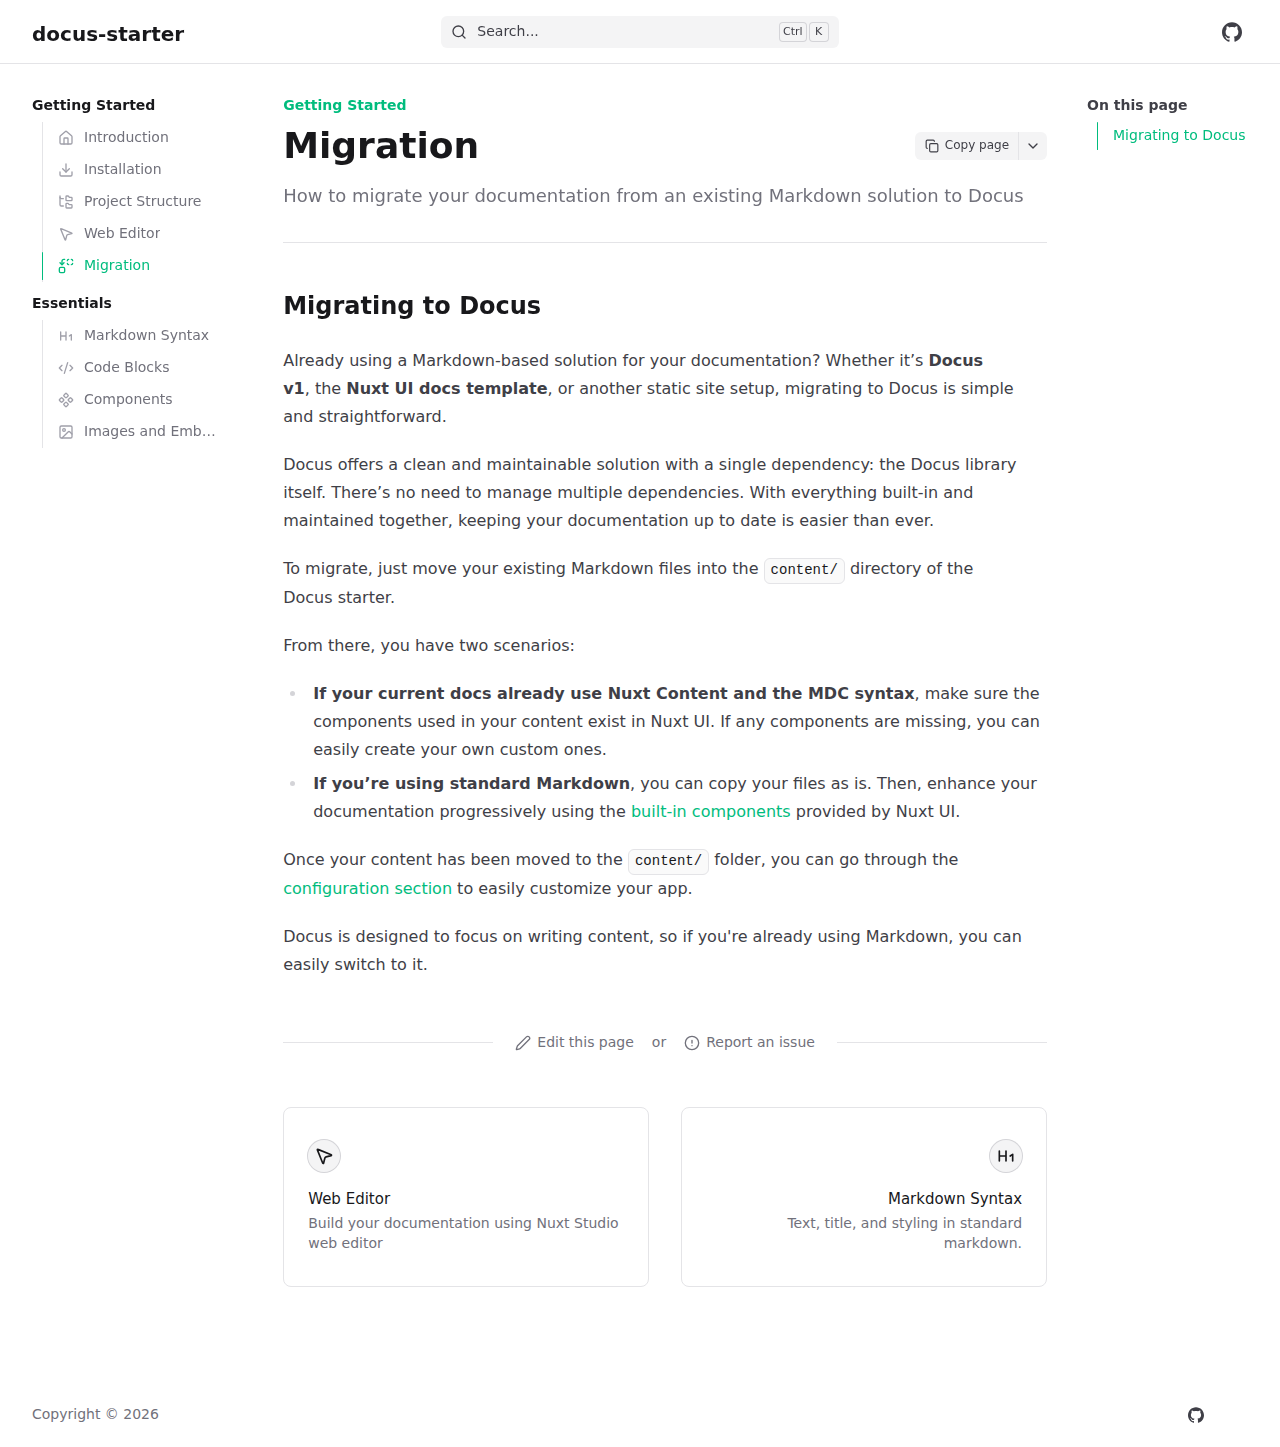
<file: getting-started/migration.html>
<!DOCTYPE html><html  lang="en" dir="ltr"><head><meta charset="utf-8"><meta name="viewport" content="width=device-width, initial-scale=1"><style id="nuxt-ui-colors">@layer base {
  :root {
  --ui-color-primary-50: var(--color-emerald-50, oklch(97.9% 0.021 166.113));
  --ui-color-primary-100: var(--color-emerald-100, oklch(95% 0.052 163.051));
  --ui-color-primary-200: var(--color-emerald-200, oklch(90.5% 0.093 164.15));
  --ui-color-primary-300: var(--color-emerald-300, oklch(84.5% 0.143 164.978));
  --ui-color-primary-400: var(--color-emerald-400, oklch(76.5% 0.177 163.223));
  --ui-color-primary-500: var(--color-emerald-500, oklch(69.6% 0.17 162.48));
  --ui-color-primary-600: var(--color-emerald-600, oklch(59.6% 0.145 163.225));
  --ui-color-primary-700: var(--color-emerald-700, oklch(50.8% 0.118 165.612));
  --ui-color-primary-800: var(--color-emerald-800, oklch(43.2% 0.095 166.913));
  --ui-color-primary-900: var(--color-emerald-900, oklch(37.8% 0.077 168.94));
  --ui-color-primary-950: var(--color-emerald-950, oklch(26.2% 0.051 172.552));
  --ui-color-secondary-50: var(--color-blue-50, oklch(97% 0.014 254.604));
  --ui-color-secondary-100: var(--color-blue-100, oklch(93.2% 0.032 255.585));
  --ui-color-secondary-200: var(--color-blue-200, oklch(88.2% 0.059 254.128));
  --ui-color-secondary-300: var(--color-blue-300, oklch(80.9% 0.105 251.813));
  --ui-color-secondary-400: var(--color-blue-400, oklch(70.7% 0.165 254.624));
  --ui-color-secondary-500: var(--color-blue-500, oklch(62.3% 0.214 259.815));
  --ui-color-secondary-600: var(--color-blue-600, oklch(54.6% 0.245 262.881));
  --ui-color-secondary-700: var(--color-blue-700, oklch(48.8% 0.243 264.376));
  --ui-color-secondary-800: var(--color-blue-800, oklch(42.4% 0.199 265.638));
  --ui-color-secondary-900: var(--color-blue-900, oklch(37.9% 0.146 265.522));
  --ui-color-secondary-950: var(--color-blue-950, oklch(28.2% 0.091 267.935));
  --ui-color-success-50: var(--color-green-50, oklch(98.2% 0.018 155.826));
  --ui-color-success-100: var(--color-green-100, oklch(96.2% 0.044 156.743));
  --ui-color-success-200: var(--color-green-200, oklch(92.5% 0.084 155.995));
  --ui-color-success-300: var(--color-green-300, oklch(87.1% 0.15 154.449));
  --ui-color-success-400: var(--color-green-400, oklch(79.2% 0.209 151.711));
  --ui-color-success-500: var(--color-green-500, oklch(72.3% 0.219 149.579));
  --ui-color-success-600: var(--color-green-600, oklch(62.7% 0.194 149.214));
  --ui-color-success-700: var(--color-green-700, oklch(52.7% 0.154 150.069));
  --ui-color-success-800: var(--color-green-800, oklch(44.8% 0.119 151.328));
  --ui-color-success-900: var(--color-green-900, oklch(39.3% 0.095 152.535));
  --ui-color-success-950: var(--color-green-950, oklch(26.6% 0.065 152.934));
  --ui-color-info-50: var(--color-blue-50, oklch(97% 0.014 254.604));
  --ui-color-info-100: var(--color-blue-100, oklch(93.2% 0.032 255.585));
  --ui-color-info-200: var(--color-blue-200, oklch(88.2% 0.059 254.128));
  --ui-color-info-300: var(--color-blue-300, oklch(80.9% 0.105 251.813));
  --ui-color-info-400: var(--color-blue-400, oklch(70.7% 0.165 254.624));
  --ui-color-info-500: var(--color-blue-500, oklch(62.3% 0.214 259.815));
  --ui-color-info-600: var(--color-blue-600, oklch(54.6% 0.245 262.881));
  --ui-color-info-700: var(--color-blue-700, oklch(48.8% 0.243 264.376));
  --ui-color-info-800: var(--color-blue-800, oklch(42.4% 0.199 265.638));
  --ui-color-info-900: var(--color-blue-900, oklch(37.9% 0.146 265.522));
  --ui-color-info-950: var(--color-blue-950, oklch(28.2% 0.091 267.935));
  --ui-color-warning-50: var(--color-yellow-50, oklch(98.7% 0.026 102.212));
  --ui-color-warning-100: var(--color-yellow-100, oklch(97.3% 0.071 103.193));
  --ui-color-warning-200: var(--color-yellow-200, oklch(94.5% 0.129 101.54));
  --ui-color-warning-300: var(--color-yellow-300, oklch(90.5% 0.182 98.111));
  --ui-color-warning-400: var(--color-yellow-400, oklch(85.2% 0.199 91.936));
  --ui-color-warning-500: var(--color-yellow-500, oklch(79.5% 0.184 86.047));
  --ui-color-warning-600: var(--color-yellow-600, oklch(68.1% 0.162 75.834));
  --ui-color-warning-700: var(--color-yellow-700, oklch(55.4% 0.135 66.442));
  --ui-color-warning-800: var(--color-yellow-800, oklch(47.6% 0.114 61.907));
  --ui-color-warning-900: var(--color-yellow-900, oklch(42.1% 0.095 57.708));
  --ui-color-warning-950: var(--color-yellow-950, oklch(28.6% 0.066 53.813));
  --ui-color-error-50: var(--color-red-50, oklch(97.1% 0.013 17.38));
  --ui-color-error-100: var(--color-red-100, oklch(93.6% 0.032 17.717));
  --ui-color-error-200: var(--color-red-200, oklch(88.5% 0.062 18.334));
  --ui-color-error-300: var(--color-red-300, oklch(80.8% 0.114 19.571));
  --ui-color-error-400: var(--color-red-400, oklch(70.4% 0.191 22.216));
  --ui-color-error-500: var(--color-red-500, oklch(63.7% 0.237 25.331));
  --ui-color-error-600: var(--color-red-600, oklch(57.7% 0.245 27.325));
  --ui-color-error-700: var(--color-red-700, oklch(50.5% 0.213 27.518));
  --ui-color-error-800: var(--color-red-800, oklch(44.4% 0.177 26.899));
  --ui-color-error-900: var(--color-red-900, oklch(39.6% 0.141 25.723));
  --ui-color-error-950: var(--color-red-950, oklch(25.8% 0.092 26.042));
  --ui-color-neutral-50: var(--color-zinc-50, oklch(98.5% 0 0));
  --ui-color-neutral-100: var(--color-zinc-100, oklch(96.7% 0.001 286.375));
  --ui-color-neutral-200: var(--color-zinc-200, oklch(92% 0.004 286.32));
  --ui-color-neutral-300: var(--color-zinc-300, oklch(87.1% 0.006 286.286));
  --ui-color-neutral-400: var(--color-zinc-400, oklch(70.5% 0.015 286.067));
  --ui-color-neutral-500: var(--color-zinc-500, oklch(55.2% 0.016 285.938));
  --ui-color-neutral-600: var(--color-zinc-600, oklch(44.2% 0.017 285.786));
  --ui-color-neutral-700: var(--color-zinc-700, oklch(37% 0.013 285.805));
  --ui-color-neutral-800: var(--color-zinc-800, oklch(27.4% 0.006 286.033));
  --ui-color-neutral-900: var(--color-zinc-900, oklch(21% 0.006 285.885));
  --ui-color-neutral-950: var(--color-zinc-950, oklch(14.1% 0.005 285.823));
  }
  :root, .light {
  --ui-primary: var(--ui-color-primary-500);
  --ui-secondary: var(--ui-color-secondary-500);
  --ui-success: var(--ui-color-success-500);
  --ui-info: var(--ui-color-info-500);
  --ui-warning: var(--ui-color-warning-500);
  --ui-error: var(--ui-color-error-500);
  }
  .dark {
  --ui-primary: var(--ui-color-primary-400);
  --ui-secondary: var(--ui-color-secondary-400);
  --ui-success: var(--ui-color-success-400);
  --ui-info: var(--ui-color-info-400);
  --ui-warning: var(--ui-color-warning-400);
  --ui-error: var(--ui-color-error-400);
  }
}</style><script type="importmap">{"imports":{"#entry":"/_nuxt/Cw0jDqBl.js"}}</script><title>Migration - docus-starter</title><link rel="stylesheet" href="/_nuxt/entry.CTtLAxfM.css" crossorigin><style>@layer components {:where(.i-lucide\:alert-circle){display:inline-block;width:1em;height:1em;background-color:currentColor;-webkit-mask-image:var(--svg);mask-image:var(--svg);-webkit-mask-repeat:no-repeat;mask-repeat:no-repeat;-webkit-mask-size:100% 100%;mask-size:100% 100%;--svg:url("data:image/svg+xml,%3Csvg xmlns='http://www.w3.org/2000/svg' viewBox='0 0 24 24' width='24' height='24'%3E%3Cg fill='none' stroke='black' stroke-linecap='round' stroke-linejoin='round' stroke-width='2'%3E%3Ccircle cx='12' cy='12' r='10'/%3E%3Cpath d='M12 8v4m0 4h.01'/%3E%3C/g%3E%3C/svg%3E")}:where(.i-lucide\:chevron-down){display:inline-block;width:1em;height:1em;background-color:currentColor;-webkit-mask-image:var(--svg);mask-image:var(--svg);-webkit-mask-repeat:no-repeat;mask-repeat:no-repeat;-webkit-mask-size:100% 100%;mask-size:100% 100%;--svg:url("data:image/svg+xml,%3Csvg xmlns='http://www.w3.org/2000/svg' viewBox='0 0 24 24' width='24' height='24'%3E%3Cpath fill='none' stroke='black' stroke-linecap='round' stroke-linejoin='round' stroke-width='2' d='m6 9l6 6l6-6'/%3E%3C/svg%3E")}:where(.i-lucide\:code-xml){display:inline-block;width:1em;height:1em;background-color:currentColor;-webkit-mask-image:var(--svg);mask-image:var(--svg);-webkit-mask-repeat:no-repeat;mask-repeat:no-repeat;-webkit-mask-size:100% 100%;mask-size:100% 100%;--svg:url("data:image/svg+xml,%3Csvg xmlns='http://www.w3.org/2000/svg' viewBox='0 0 24 24' width='24' height='24'%3E%3Cpath fill='none' stroke='black' stroke-linecap='round' stroke-linejoin='round' stroke-width='2' d='m18 16l4-4l-4-4M6 8l-4 4l4 4m8.5-12l-5 16'/%3E%3C/svg%3E")}:where(.i-lucide\:component){display:inline-block;width:1em;height:1em;background-color:currentColor;-webkit-mask-image:var(--svg);mask-image:var(--svg);-webkit-mask-repeat:no-repeat;mask-repeat:no-repeat;-webkit-mask-size:100% 100%;mask-size:100% 100%;--svg:url("data:image/svg+xml,%3Csvg xmlns='http://www.w3.org/2000/svg' viewBox='0 0 24 24' width='24' height='24'%3E%3Cpath fill='none' stroke='black' stroke-linecap='round' stroke-linejoin='round' stroke-width='2' d='M15.536 11.293a1 1 0 0 0 0 1.414l2.376 2.377a1 1 0 0 0 1.414 0l2.377-2.377a1 1 0 0 0 0-1.414l-2.377-2.377a1 1 0 0 0-1.414 0zm-13.239 0a1 1 0 0 0 0 1.414l2.377 2.377a1 1 0 0 0 1.414 0l2.377-2.377a1 1 0 0 0 0-1.414L6.088 8.916a1 1 0 0 0-1.414 0zm6.619 6.619a1 1 0 0 0 0 1.415l2.377 2.376a1 1 0 0 0 1.414 0l2.377-2.376a1 1 0 0 0 0-1.415l-2.377-2.376a1 1 0 0 0-1.414 0zm0-13.238a1 1 0 0 0 0 1.414l2.377 2.376a1 1 0 0 0 1.414 0l2.377-2.376a1 1 0 0 0 0-1.414l-2.377-2.377a1 1 0 0 0-1.414 0z'/%3E%3C/svg%3E")}:where(.i-lucide\:copy){display:inline-block;width:1em;height:1em;background-color:currentColor;-webkit-mask-image:var(--svg);mask-image:var(--svg);-webkit-mask-repeat:no-repeat;mask-repeat:no-repeat;-webkit-mask-size:100% 100%;mask-size:100% 100%;--svg:url("data:image/svg+xml,%3Csvg xmlns='http://www.w3.org/2000/svg' viewBox='0 0 24 24' width='24' height='24'%3E%3Cg fill='none' stroke='black' stroke-linecap='round' stroke-linejoin='round' stroke-width='2'%3E%3Crect width='14' height='14' x='8' y='8' rx='2' ry='2'/%3E%3Cpath d='M4 16c-1.1 0-2-.9-2-2V4c0-1.1.9-2 2-2h10c1.1 0 2 .9 2 2'/%3E%3C/g%3E%3C/svg%3E")}:where(.i-lucide\:download){display:inline-block;width:1em;height:1em;background-color:currentColor;-webkit-mask-image:var(--svg);mask-image:var(--svg);-webkit-mask-repeat:no-repeat;mask-repeat:no-repeat;-webkit-mask-size:100% 100%;mask-size:100% 100%;--svg:url("data:image/svg+xml,%3Csvg xmlns='http://www.w3.org/2000/svg' viewBox='0 0 24 24' width='24' height='24'%3E%3Cg fill='none' stroke='black' stroke-linecap='round' stroke-linejoin='round' stroke-width='2'%3E%3Cpath d='M12 15V3m9 12v4a2 2 0 0 1-2 2H5a2 2 0 0 1-2-2v-4'/%3E%3Cpath d='m7 10l5 5l5-5'/%3E%3C/g%3E%3C/svg%3E")}:where(.i-lucide\:folder-tree){display:inline-block;width:1em;height:1em;background-color:currentColor;-webkit-mask-image:var(--svg);mask-image:var(--svg);-webkit-mask-repeat:no-repeat;mask-repeat:no-repeat;-webkit-mask-size:100% 100%;mask-size:100% 100%;--svg:url("data:image/svg+xml,%3Csvg xmlns='http://www.w3.org/2000/svg' viewBox='0 0 24 24' width='24' height='24'%3E%3Cg fill='none' stroke='black' stroke-linecap='round' stroke-linejoin='round' stroke-width='2'%3E%3Cpath d='M20 10a1 1 0 0 0 1-1V6a1 1 0 0 0-1-1h-2.5a1 1 0 0 1-.8-.4l-.9-1.2A1 1 0 0 0 15 3h-2a1 1 0 0 0-1 1v5a1 1 0 0 0 1 1Zm0 11a1 1 0 0 0 1-1v-3a1 1 0 0 0-1-1h-2.9a1 1 0 0 1-.88-.55l-.42-.85a1 1 0 0 0-.92-.6H13a1 1 0 0 0-1 1v5a1 1 0 0 0 1 1ZM3 5a2 2 0 0 0 2 2h3'/%3E%3Cpath d='M3 3v13a2 2 0 0 0 2 2h3'/%3E%3C/g%3E%3C/svg%3E")}:where(.i-lucide\:hash){display:inline-block;width:1em;height:1em;background-color:currentColor;-webkit-mask-image:var(--svg);mask-image:var(--svg);-webkit-mask-repeat:no-repeat;mask-repeat:no-repeat;-webkit-mask-size:100% 100%;mask-size:100% 100%;--svg:url("data:image/svg+xml,%3Csvg xmlns='http://www.w3.org/2000/svg' viewBox='0 0 24 24' width='24' height='24'%3E%3Cpath fill='none' stroke='black' stroke-linecap='round' stroke-linejoin='round' stroke-width='2' d='M4 9h16M4 15h16M10 3L8 21m8-18l-2 18'/%3E%3C/svg%3E")}:where(.i-lucide\:heading-1){display:inline-block;width:1em;height:1em;background-color:currentColor;-webkit-mask-image:var(--svg);mask-image:var(--svg);-webkit-mask-repeat:no-repeat;mask-repeat:no-repeat;-webkit-mask-size:100% 100%;mask-size:100% 100%;--svg:url("data:image/svg+xml,%3Csvg xmlns='http://www.w3.org/2000/svg' viewBox='0 0 24 24' width='24' height='24'%3E%3Cpath fill='none' stroke='black' stroke-linecap='round' stroke-linejoin='round' stroke-width='2' d='M4 12h8m-8 6V6m8 12V6m5 6l3-2v8'/%3E%3C/svg%3E")}:where(.i-lucide\:house){display:inline-block;width:1em;height:1em;background-color:currentColor;-webkit-mask-image:var(--svg);mask-image:var(--svg);-webkit-mask-repeat:no-repeat;mask-repeat:no-repeat;-webkit-mask-size:100% 100%;mask-size:100% 100%;--svg:url("data:image/svg+xml,%3Csvg xmlns='http://www.w3.org/2000/svg' viewBox='0 0 24 24' width='24' height='24'%3E%3Cg fill='none' stroke='black' stroke-linecap='round' stroke-linejoin='round' stroke-width='2'%3E%3Cpath d='M15 21v-8a1 1 0 0 0-1-1h-4a1 1 0 0 0-1 1v8'/%3E%3Cpath d='M3 10a2 2 0 0 1 .709-1.528l7-6a2 2 0 0 1 2.582 0l7 6A2 2 0 0 1 21 10v9a2 2 0 0 1-2 2H5a2 2 0 0 1-2-2z'/%3E%3C/g%3E%3C/svg%3E")}:where(.i-lucide\:image){display:inline-block;width:1em;height:1em;background-color:currentColor;-webkit-mask-image:var(--svg);mask-image:var(--svg);-webkit-mask-repeat:no-repeat;mask-repeat:no-repeat;-webkit-mask-size:100% 100%;mask-size:100% 100%;--svg:url("data:image/svg+xml,%3Csvg xmlns='http://www.w3.org/2000/svg' viewBox='0 0 24 24' width='24' height='24'%3E%3Cg fill='none' stroke='black' stroke-linecap='round' stroke-linejoin='round' stroke-width='2'%3E%3Crect width='18' height='18' x='3' y='3' rx='2' ry='2'/%3E%3Ccircle cx='9' cy='9' r='2'/%3E%3Cpath d='m21 15l-3.086-3.086a2 2 0 0 0-2.828 0L6 21'/%3E%3C/g%3E%3C/svg%3E")}:where(.i-lucide\:mouse-pointer-2){display:inline-block;width:1em;height:1em;background-color:currentColor;-webkit-mask-image:var(--svg);mask-image:var(--svg);-webkit-mask-repeat:no-repeat;mask-repeat:no-repeat;-webkit-mask-size:100% 100%;mask-size:100% 100%;--svg:url("data:image/svg+xml,%3Csvg xmlns='http://www.w3.org/2000/svg' viewBox='0 0 24 24' width='24' height='24'%3E%3Cpath fill='none' stroke='black' stroke-linecap='round' stroke-linejoin='round' stroke-width='2' d='M4.037 4.688a.495.495 0 0 1 .651-.651l16 6.5a.5.5 0 0 1-.063.947l-6.124 1.58a2 2 0 0 0-1.438 1.435l-1.579 6.126a.5.5 0 0 1-.947.063z'/%3E%3C/svg%3E")}:where(.i-lucide\:pen){display:inline-block;width:1em;height:1em;background-color:currentColor;-webkit-mask-image:var(--svg);mask-image:var(--svg);-webkit-mask-repeat:no-repeat;mask-repeat:no-repeat;-webkit-mask-size:100% 100%;mask-size:100% 100%;--svg:url("data:image/svg+xml,%3Csvg xmlns='http://www.w3.org/2000/svg' viewBox='0 0 24 24' width='24' height='24'%3E%3Cpath fill='none' stroke='black' stroke-linecap='round' stroke-linejoin='round' stroke-width='2' d='M21.174 6.812a1 1 0 0 0-3.986-3.987L3.842 16.174a2 2 0 0 0-.5.83l-1.321 4.352a.5.5 0 0 0 .623.622l4.353-1.32a2 2 0 0 0 .83-.497z'/%3E%3C/svg%3E")}:where(.i-lucide\:replace){display:inline-block;width:1em;height:1em;background-color:currentColor;-webkit-mask-image:var(--svg);mask-image:var(--svg);-webkit-mask-repeat:no-repeat;mask-repeat:no-repeat;-webkit-mask-size:100% 100%;mask-size:100% 100%;--svg:url("data:image/svg+xml,%3Csvg xmlns='http://www.w3.org/2000/svg' viewBox='0 0 24 24' width='24' height='24'%3E%3Cg fill='none' stroke='black' stroke-linecap='round' stroke-linejoin='round' stroke-width='2'%3E%3Cpath d='M14 4a2 2 0 0 1 2-2m0 8a2 2 0 0 1-2-2m6-6a2 2 0 0 1 2 2m0 4a2 2 0 0 1-2 2M3 7l3 3l3-3'/%3E%3Cpath d='M6 10V5a3 3 0 0 1 3-3h1'/%3E%3Crect width='8' height='8' x='2' y='14' rx='2'/%3E%3C/g%3E%3C/svg%3E")}:where(.i-lucide\:search){display:inline-block;width:1em;height:1em;background-color:currentColor;-webkit-mask-image:var(--svg);mask-image:var(--svg);-webkit-mask-repeat:no-repeat;mask-repeat:no-repeat;-webkit-mask-size:100% 100%;mask-size:100% 100%;--svg:url("data:image/svg+xml,%3Csvg xmlns='http://www.w3.org/2000/svg' viewBox='0 0 24 24' width='24' height='24'%3E%3Cg fill='none' stroke='black' stroke-linecap='round' stroke-linejoin='round' stroke-width='2'%3E%3Cpath d='m21 21l-4.34-4.34'/%3E%3Ccircle cx='11' cy='11' r='8'/%3E%3C/g%3E%3C/svg%3E")}:where(.i-simple-icons\:github){display:inline-block;width:1em;height:1em;background-color:currentColor;-webkit-mask-image:var(--svg);mask-image:var(--svg);-webkit-mask-repeat:no-repeat;mask-repeat:no-repeat;-webkit-mask-size:100% 100%;mask-size:100% 100%;--svg:url("data:image/svg+xml,%3Csvg xmlns='http://www.w3.org/2000/svg' viewBox='0 0 24 24' width='24' height='24'%3E%3Cpath fill='black' d='M12 .297c-6.63 0-12 5.373-12 12c0 5.303 3.438 9.8 8.205 11.385c.6.113.82-.258.82-.577c0-.285-.01-1.04-.015-2.04c-3.338.724-4.042-1.61-4.042-1.61C4.422 18.07 3.633 17.7 3.633 17.7c-1.087-.744.084-.729.084-.729c1.205.084 1.838 1.236 1.838 1.236c1.07 1.835 2.809 1.305 3.495.998c.108-.776.417-1.305.76-1.605c-2.665-.3-5.466-1.332-5.466-5.93c0-1.31.465-2.38 1.235-3.22c-.135-.303-.54-1.523.105-3.176c0 0 1.005-.322 3.3 1.23c.96-.267 1.98-.399 3-.405c1.02.006 2.04.138 3 .405c2.28-1.552 3.285-1.23 3.285-1.23c.645 1.653.24 2.873.12 3.176c.765.84 1.23 1.91 1.23 3.22c0 4.61-2.805 5.625-5.475 5.92c.42.36.81 1.096.81 2.22c0 1.606-.015 2.896-.015 3.286c0 .315.21.69.825.57C20.565 22.092 24 17.592 24 12.297c0-6.627-5.373-12-12-12'/%3E%3C/svg%3E")}}</style><link rel="preload" as="fetch" crossorigin="anonymous" href="/getting-started/migration/_payload.json?36274c3b-7b44-4a5d-a80c-6942f8658660"><link rel="modulepreload" as="script" crossorigin href="/_nuxt/Cw0jDqBl.js"><link rel="modulepreload" as="script" crossorigin href="/_nuxt/BpH6akjA.js"><link rel="modulepreload" as="script" crossorigin href="/_nuxt/DbtlJOqV.js"><link rel="modulepreload" as="script" crossorigin href="/_nuxt/CePV0pSb.js"><link rel="modulepreload" as="script" crossorigin href="/_nuxt/CWzI3TbW.js"><link rel="modulepreload" as="script" crossorigin href="/_nuxt/BN_7HF1G.js"><link rel="modulepreload" as="script" crossorigin href="/_nuxt/DpCTlY-H.js"><link rel="modulepreload" as="script" crossorigin href="/_nuxt/UV2TsU4X.js"><link rel="modulepreload" as="script" crossorigin href="/_nuxt/Cfu7gret.js"><link rel="modulepreload" as="script" crossorigin href="/_nuxt/DWoyacC4.js"><link rel="modulepreload" as="script" crossorigin href="/_nuxt/CiS7vzDN.js"><link rel="modulepreload" as="script" crossorigin href="/_nuxt/CUBXs9yN.js"><link rel="modulepreload" as="script" crossorigin href="/_nuxt/CSH_ViAd.js"><link rel="preload" as="fetch" fetchpriority="low" crossorigin="anonymous" href="/_nuxt/builds/meta/36274c3b-7b44-4a5d-a80c-6942f8658660.json"><link rel="prefetch" as="style" crossorigin href="/_nuxt/index.BwTBaIXH.css"><link rel="prefetch" as="script" crossorigin href="/_nuxt/CDGLoiVN.js"><link rel="prefetch" as="script" crossorigin href="/_nuxt/CusHSXvX.js"><link rel="prefetch" as="script" crossorigin href="/_nuxt/x2qOVow4.js"><link rel="prefetch" as="script" crossorigin href="/_nuxt/lDCt5PN4.js"><meta property="og:image" content="/__og-image__/static/getting-started/migration/og.png"><meta property="og:image:type" content="image/png"><meta name="twitter:card" content="summary_large_image"><meta name="twitter:image" content="/__og-image__/static/getting-started/migration/og.png"><meta name="twitter:image:src" content="/__og-image__/static/getting-started/migration/og.png"><meta property="og:image:width" content="1200"><meta name="twitter:image:width" content="1200"><meta property="og:image:height" content="600"><meta name="twitter:image:height" content="600"><meta name="robots" content="index, follow, max-image-preview:large, max-snippet:-1, max-video-preview:-1"><link rel="icon" href="/favicon.ico"><meta name="description" content=" How to migrate your documentation from an existing Markdown solution to Docus"><meta property="og:site_name" content="docus-starter"><meta property="og:title" content="Migration"><meta property="og:description" content=" How to migrate your documentation from an existing Markdown solution to Docus"><script type="module" src="/_nuxt/Cw0jDqBl.js" crossorigin></script><script>"use strict";(()=>{const t=window,e=document.documentElement,c=["dark","light"],n=getStorageValue("localStorage","nuxt-color-mode")||"system";let i=n==="system"?u():n;const r=e.getAttribute("data-color-mode-forced");r&&(i=r),l(i),t["__NUXT_COLOR_MODE__"]={preference:n,value:i,getColorScheme:u,addColorScheme:l,removeColorScheme:d};function l(o){const s=""+o+"",a="";e.classList?e.classList.add(s):e.className+=" "+s,a&&e.setAttribute("data-"+a,o)}function d(o){const s=""+o+"",a="";e.classList?e.classList.remove(s):e.className=e.className.replace(new RegExp(s,"g"),""),a&&e.removeAttribute("data-"+a)}function f(o){return t.matchMedia("(prefers-color-scheme"+o+")")}function u(){if(t.matchMedia&&f("").media!=="not all"){for(const o of c)if(f(":"+o).matches)return o}return"light"}})();function getStorageValue(t,e){switch(t){case"localStorage":return window.localStorage.getItem(e);case"sessionStorage":return window.sessionStorage.getItem(e);case"cookie":return getCookie(e);default:return null}}function getCookie(t){const c=("; "+window.document.cookie).split("; "+t+"=");if(c.length===2)return c.pop()?.split(";").shift()}</script></head><body><div id="__nuxt" class="isolate"><!--[--><!--[--><!--[--><!--[--><!--[--><div class="nuxt-loading-indicator" style="position:fixed;top:0;right:0;left:0;pointer-events:none;width:auto;height:3px;opacity:0;background:var(--ui-primary);background-size:0% auto;transform:scaleX(0%);transform-origin:left;transition:transform 0.1s, height 0.4s, opacity 0.4s;z-index:999999;"></div><!--[--><!--[--><!----><!----><!----><header class="bg-default/75 backdrop-blur border-b border-default h-(--ui-header-height) sticky top-0 z-50"><!--[--><!--]--><div class="w-full max-w-(--ui-container) mx-auto px-4 sm:px-6 lg:px-8 flex items-center justify-between gap-3 h-full"><!--[--><div class="lg:flex-1 flex items-center gap-1.5"><!----><!--[--><a href="/" aria-label="docus-starter" class="focus-visible:outline-primary hover:text-default transition-colors shrink-0 font-bold text-xl text-highlighted flex items-end gap-1.5"><!--[--><!--[--><!--[--><span class="h-6 w-auto shrink-0">docus-starter</span><!--]--><!--]--><!--]--></a><!--]--></div><div class="hidden lg:flex flex-1"><!--[--><!--[--><!----><!--[--><!--[--><button type="button" class="rounded-md font-medium inline-flex items-center disabled:cursor-not-allowed aria-disabled:cursor-not-allowed disabled:opacity-75 aria-disabled:opacity-75 transition-colors px-2.5 py-1.5 text-sm gap-1.5 text-default bg-elevated hover:bg-accented/75 active:bg-accented/75 focus:outline-none focus-visible:bg-accented/75 disabled:bg-elevated aria-disabled:bg-elevated w-full"><!--[--><!--[--><span class="iconify i-lucide:search shrink-0 size-4 mr-1" aria-hidden="true" style=""></span><!--]--><!--[--><span class="truncate">Search...</span><!--]--><!--[--><div class="hidden lg:flex items-center gap-0.5 ms-auto"><!--[--><!--[--><kbd class="inline-flex items-center justify-center px-1 rounded-sm font-medium font-sans h-5 min-w-[20px] text-[11px] ring ring-inset ring-accented text-default bg-elevated"><!--[--> <!--]--></kbd><kbd class="inline-flex items-center justify-center px-1 rounded-sm font-medium font-sans h-5 min-w-[20px] text-[11px] ring ring-inset ring-accented text-default bg-elevated"><!--[-->K<!--]--></kbd><!--]--><!--]--></div><!--]--><!--]--></button><!--]--><!--]--><!--]--><!--]--></div><div class="flex items-center justify-end lg:flex-1 gap-1.5"><!--[--><div></div><!----><!--[--><!----><!--[--><!--[--><button type="button" aria-label="Search..." class="rounded-md font-medium inline-flex items-center disabled:cursor-not-allowed aria-disabled:cursor-not-allowed disabled:opacity-75 aria-disabled:opacity-75 transition-colors text-sm gap-1.5 text-default hover:bg-elevated active:bg-elevated focus:outline-none focus-visible:bg-elevated hover:disabled:bg-transparent dark:hover:disabled:bg-transparent hover:aria-disabled:bg-transparent dark:hover:aria-disabled:bg-transparent p-1.5 lg:hidden"><!--[--><!--[--><span class="iconify i-lucide:search shrink-0 size-5" aria-hidden="true" style=""></span><!--]--><!--[--><!----><!--]--><!--[--><!----><!--]--><!--]--></button><!--]--><!--]--><!--]--><!--[--><div class="h-8 w-8 animate-pulse bg-neutral-200 dark:bg-neutral-800 rounded-md"></div><!--]--><!--[--><!--[--><!--[--><a href="https://github.com/warrenstapleton/warren-docus" rel="noopener noreferrer" target="_blank" aria-label="GitHub" class="rounded-md font-medium inline-flex items-center disabled:cursor-not-allowed aria-disabled:cursor-not-allowed disabled:opacity-75 aria-disabled:opacity-75 transition-colors text-sm gap-1.5 text-default hover:bg-elevated active:bg-elevated focus:outline-none focus-visible:bg-elevated hover:disabled:bg-transparent dark:hover:disabled:bg-transparent hover:aria-disabled:bg-transparent dark:hover:aria-disabled:bg-transparent p-1.5"><!--[--><!--[--><span class="iconify i-simple-icons:github shrink-0 size-5" aria-hidden="true" style=""></span><!--]--><!--[--><!----><!--]--><!--[--><!----><!--]--><!--]--></a><!--]--><!--]--><!--]--><!--]--><!--[--><!--[--><!--[--><button type="button" class="rounded-md font-medium inline-flex items-center disabled:cursor-not-allowed aria-disabled:cursor-not-allowed disabled:opacity-75 aria-disabled:opacity-75 transition-colors text-xs gap-1.5 text-default hover:bg-elevated active:bg-elevated focus:outline-none focus-visible:bg-elevated hover:disabled:bg-transparent dark:hover:disabled:bg-transparent hover:aria-disabled:bg-transparent dark:hover:aria-disabled:bg-transparent p-1.5 -me-1.5 lg:hidden"><!--[--><!--[--><!----><!--]--><!--[--><svg xmlns="http://www.w3.org/2000/svg" class="size-5" viewBox="0 0 24 24" fill="none" stroke="currentColor" stroke-width="2" stroke-linecap="round" stroke-linejoin="round"><line x1="4" y1="6" x2="20" y2="6" class="outline-none"></line><line x1="4" y1="12" x2="20" y2="12" class="outline-none"></line><line x1="4" y1="18" x2="20" y2="18" class="outline-none"></line></svg><!--]--><!--[--><!----><!--]--><!--]--></button><!--]--><!--]--><!--]--></div><!--]--></div><!--[--><!--]--></header><!--[--><!----><!--v-if--><!--]--><!--]--><main class="min-h-[calc(100vh-var(--ui-header-height))]"><!--[--><div class="w-full max-w-(--ui-container) mx-auto px-4 sm:px-6 lg:px-8"><!--[--><div class="flex flex-col lg:grid lg:grid-cols-10 lg:gap-10"><aside class="hidden overflow-y-auto lg:block lg:max-h-[calc(100vh-var(--ui-header-height))] lg:sticky lg:top-(--ui-header-height) py-8 lg:ps-4 lg:-ms-4 lg:pe-6.5 lg:col-span-2"><div class="relative"><!----><!--[--><div></div><!--[--><!----><nav><ul class="isolate -mx-2.5 -mt-1.5"><!--[--><!--[--><!--[--><li data-state="open" data-orientation="vertical" class="flex flex-col data-[state=open]:mb-1.5"><!--[--><!--[--><button type="button" aria-controls aria-expanded="true" data-state="open" id="reka-accordion-trigger-v-0-0-0" data-reka-collection-item data-orientation="vertical" class="group relative w-full px-2.5 py-1.5 before:inset-y-px before:inset-x-0 flex items-center gap-1.5 text-sm before:absolute before:z-[-1] before:rounded-md focus:outline-none focus-visible:outline-none focus-visible:before:ring-inset focus-visible:before:ring-2 focus-visible:before:ring-primary text-muted hover:text-highlighted data-[state=open]:text-highlighted transition-colors font-semibold focus-visible:ring-primary"><!--[--><!--[--><!--[--><!--[--><!----><!--]--><span class="truncate"><!--[-->Getting Started<!--]--><!----></span><span class="ms-auto gap-1.5 items-center hidden"><!--[--><!----><span class="iconify i-lucide:chevron-down size-5 transform transition-transform duration-200 shrink-0 group-data-[state=open]:rotate-180" aria-hidden="true" style=""></span><!--]--></span><!--]--><!--]--><!--]--></button><div role="region" aria-labelledby="reka-accordion-trigger-v-0-0-0" data-orientation="vertical" style="--reka-accordion-content-width:var(--reka-collapsible-content-width);--reka-accordion-content-height:var(--reka-collapsible-content-height);--reka-collapsible-content-height:0px;--reka-collapsible-content-width:0px;" class="data-[state=open]:animate-[accordion-down_200ms_ease-out] data-[state=closed]:animate-[accordion-up_200ms_ease-out] overflow-hidden focus:outline-none" id="reka-collapsible-content-v-0-0-1"><!--[--><!--[--><!--[--><!----><ul class="ms-5 border-s border-default"><!--[--><!--[--><!--[--><li class="ps-1.5 -ms-px"><!--[--><a href="/getting-started/introduction" class="group relative w-full px-2.5 py-1.5 before:inset-y-px before:inset-x-0 flex items-center gap-1.5 text-sm before:absolute before:z-[-1] before:rounded-md focus:outline-none focus-visible:outline-none focus-visible:before:ring-inset focus-visible:before:ring-2 focus-visible:before:ring-primary text-muted after:absolute after:-left-1.5 after:inset-y-0.5 after:block after:w-px after:rounded-full after:transition-colors hover:text-highlighted data-[state=open]:text-highlighted transition-colors"><!--[--><!--[--><!--[--><span class="iconify i-lucide:house shrink-0 size-4 mr-1 text-dimmed group-hover:text-default group-data-[state=open]:text-default transition-colors" aria-hidden="true" style=""></span><!--]--><span class="truncate"><!--[-->Introduction<!--]--><!----></span><!----><!--]--><!--]--></a><!--]--></li><!--]--><!--[--><li class="ps-1.5 -ms-px"><!--[--><a href="/getting-started/installation" class="group relative w-full px-2.5 py-1.5 before:inset-y-px before:inset-x-0 flex items-center gap-1.5 text-sm before:absolute before:z-[-1] before:rounded-md focus:outline-none focus-visible:outline-none focus-visible:before:ring-inset focus-visible:before:ring-2 focus-visible:before:ring-primary text-muted after:absolute after:-left-1.5 after:inset-y-0.5 after:block after:w-px after:rounded-full after:transition-colors hover:text-highlighted data-[state=open]:text-highlighted transition-colors"><!--[--><!--[--><!--[--><span class="iconify i-lucide:download shrink-0 size-4 mr-1 text-dimmed group-hover:text-default group-data-[state=open]:text-default transition-colors" aria-hidden="true" style=""></span><!--]--><span class="truncate"><!--[-->Installation<!--]--><!----></span><!----><!--]--><!--]--></a><!--]--></li><!--]--><!--[--><li class="ps-1.5 -ms-px"><!--[--><a href="/getting-started/project-structure" class="group relative w-full px-2.5 py-1.5 before:inset-y-px before:inset-x-0 flex items-center gap-1.5 text-sm before:absolute before:z-[-1] before:rounded-md focus:outline-none focus-visible:outline-none focus-visible:before:ring-inset focus-visible:before:ring-2 focus-visible:before:ring-primary text-muted after:absolute after:-left-1.5 after:inset-y-0.5 after:block after:w-px after:rounded-full after:transition-colors hover:text-highlighted data-[state=open]:text-highlighted transition-colors"><!--[--><!--[--><!--[--><span class="iconify i-lucide:folder-tree shrink-0 size-4 mr-1 text-dimmed group-hover:text-default group-data-[state=open]:text-default transition-colors" aria-hidden="true" style=""></span><!--]--><span class="truncate"><!--[-->Project Structure<!--]--><!----></span><!----><!--]--><!--]--></a><!--]--></li><!--]--><!--[--><li class="ps-1.5 -ms-px"><!--[--><a href="/getting-started/studio" class="group relative w-full px-2.5 py-1.5 before:inset-y-px before:inset-x-0 flex items-center gap-1.5 text-sm before:absolute before:z-[-1] before:rounded-md focus:outline-none focus-visible:outline-none focus-visible:before:ring-inset focus-visible:before:ring-2 focus-visible:before:ring-primary text-muted after:absolute after:-left-1.5 after:inset-y-0.5 after:block after:w-px after:rounded-full after:transition-colors hover:text-highlighted data-[state=open]:text-highlighted transition-colors"><!--[--><!--[--><!--[--><span class="iconify i-lucide:mouse-pointer-2 shrink-0 size-4 mr-1 text-dimmed group-hover:text-default group-data-[state=open]:text-default transition-colors" aria-hidden="true" style=""></span><!--]--><span class="truncate"><!--[-->Web Editor<!--]--><!----></span><!----><!--]--><!--]--></a><!--]--></li><!--]--><!--[--><li class="ps-1.5 -ms-px"><!--[--><a href="/getting-started/migration" class="group relative w-full px-2.5 py-1.5 before:inset-y-px before:inset-x-0 flex items-center gap-1.5 text-sm before:absolute before:z-[-1] before:rounded-md focus:outline-none focus-visible:outline-none focus-visible:before:ring-inset focus-visible:before:ring-2 focus-visible:before:ring-primary font-medium after:absolute after:-left-1.5 after:inset-y-0.5 after:block after:w-px after:rounded-full after:transition-colors text-primary after:bg-primary"><!--[--><!--[--><!--[--><span class="iconify i-lucide:replace shrink-0 size-4 mr-1 text-primary group-data-[state=open]:text-primary" aria-hidden="true" style=""></span><!--]--><span class="truncate"><!--[-->Migration<!--]--><!----></span><!----><!--]--><!--]--></a><!--]--></li><!--]--><!--]--><!--]--></ul><!--]--><!--]--><!--]--></div><!--]--><!--]--></li><!--]--><!--[--><li data-state="open" data-orientation="vertical" class="flex flex-col data-[state=open]:mb-1.5"><!--[--><!--[--><button type="button" aria-controls aria-expanded="true" data-state="open" id="reka-accordion-trigger-v-0-0-2" data-reka-collection-item data-orientation="vertical" class="group relative w-full px-2.5 py-1.5 before:inset-y-px before:inset-x-0 flex items-center gap-1.5 text-sm before:absolute before:z-[-1] before:rounded-md focus:outline-none focus-visible:outline-none focus-visible:before:ring-inset focus-visible:before:ring-2 focus-visible:before:ring-primary text-muted hover:text-highlighted data-[state=open]:text-highlighted transition-colors font-semibold focus-visible:ring-primary"><!--[--><!--[--><!--[--><!--[--><!----><!--]--><span class="truncate"><!--[-->Essentials<!--]--><!----></span><span class="ms-auto gap-1.5 items-center hidden"><!--[--><!----><span class="iconify i-lucide:chevron-down size-5 transform transition-transform duration-200 shrink-0 group-data-[state=open]:rotate-180" aria-hidden="true" style=""></span><!--]--></span><!--]--><!--]--><!--]--></button><div role="region" aria-labelledby="reka-accordion-trigger-v-0-0-2" data-orientation="vertical" style="--reka-accordion-content-width:var(--reka-collapsible-content-width);--reka-accordion-content-height:var(--reka-collapsible-content-height);--reka-collapsible-content-height:0px;--reka-collapsible-content-width:0px;" class="data-[state=open]:animate-[accordion-down_200ms_ease-out] data-[state=closed]:animate-[accordion-up_200ms_ease-out] overflow-hidden focus:outline-none" id="reka-collapsible-content-v-0-0-3"><!--[--><!--[--><!--[--><!----><ul class="ms-5 border-s border-default"><!--[--><!--[--><!--[--><li class="ps-1.5 -ms-px"><!--[--><a href="/essentials/markdown-syntax" class="group relative w-full px-2.5 py-1.5 before:inset-y-px before:inset-x-0 flex items-center gap-1.5 text-sm before:absolute before:z-[-1] before:rounded-md focus:outline-none focus-visible:outline-none focus-visible:before:ring-inset focus-visible:before:ring-2 focus-visible:before:ring-primary text-muted after:absolute after:-left-1.5 after:inset-y-0.5 after:block after:w-px after:rounded-full after:transition-colors hover:text-highlighted data-[state=open]:text-highlighted transition-colors"><!--[--><!--[--><!--[--><span class="iconify i-lucide:heading-1 shrink-0 size-4 mr-1 text-dimmed group-hover:text-default group-data-[state=open]:text-default transition-colors" aria-hidden="true" style=""></span><!--]--><span class="truncate"><!--[-->Markdown Syntax<!--]--><!----></span><!----><!--]--><!--]--></a><!--]--></li><!--]--><!--[--><li class="ps-1.5 -ms-px"><!--[--><a href="/essentials/code-blocks" class="group relative w-full px-2.5 py-1.5 before:inset-y-px before:inset-x-0 flex items-center gap-1.5 text-sm before:absolute before:z-[-1] before:rounded-md focus:outline-none focus-visible:outline-none focus-visible:before:ring-inset focus-visible:before:ring-2 focus-visible:before:ring-primary text-muted after:absolute after:-left-1.5 after:inset-y-0.5 after:block after:w-px after:rounded-full after:transition-colors hover:text-highlighted data-[state=open]:text-highlighted transition-colors"><!--[--><!--[--><!--[--><span class="iconify i-lucide:code-xml shrink-0 size-4 mr-1 text-dimmed group-hover:text-default group-data-[state=open]:text-default transition-colors" aria-hidden="true" style=""></span><!--]--><span class="truncate"><!--[-->Code Blocks<!--]--><!----></span><!----><!--]--><!--]--></a><!--]--></li><!--]--><!--[--><li class="ps-1.5 -ms-px"><!--[--><a href="/essentials/components" class="group relative w-full px-2.5 py-1.5 before:inset-y-px before:inset-x-0 flex items-center gap-1.5 text-sm before:absolute before:z-[-1] before:rounded-md focus:outline-none focus-visible:outline-none focus-visible:before:ring-inset focus-visible:before:ring-2 focus-visible:before:ring-primary text-muted after:absolute after:-left-1.5 after:inset-y-0.5 after:block after:w-px after:rounded-full after:transition-colors hover:text-highlighted data-[state=open]:text-highlighted transition-colors"><!--[--><!--[--><!--[--><span class="iconify i-lucide:component shrink-0 size-4 mr-1 text-dimmed group-hover:text-default group-data-[state=open]:text-default transition-colors" aria-hidden="true" style=""></span><!--]--><span class="truncate"><!--[-->Components<!--]--><!----></span><!----><!--]--><!--]--></a><!--]--></li><!--]--><!--[--><li class="ps-1.5 -ms-px"><!--[--><a href="/essentials/images-embeds" class="group relative w-full px-2.5 py-1.5 before:inset-y-px before:inset-x-0 flex items-center gap-1.5 text-sm before:absolute before:z-[-1] before:rounded-md focus:outline-none focus-visible:outline-none focus-visible:before:ring-inset focus-visible:before:ring-2 focus-visible:before:ring-primary text-muted after:absolute after:-left-1.5 after:inset-y-0.5 after:block after:w-px after:rounded-full after:transition-colors hover:text-highlighted data-[state=open]:text-highlighted transition-colors"><!--[--><!--[--><!--[--><span class="iconify i-lucide:image shrink-0 size-4 mr-1 text-dimmed group-hover:text-default group-data-[state=open]:text-default transition-colors" aria-hidden="true" style=""></span><!--]--><span class="truncate"><!--[-->Images and Embeds<!--]--><!----></span><!----><!--]--><!--]--></a><!--]--></li><!--]--><!--]--><!--]--></ul><!--]--><!--]--><!--]--></div><!--]--><!--]--></li><!--]--><!--]--><!--]--></ul></nav><!--]--><!--]--><!--[--><!--]--></div></aside><div class="lg:col-span-8"><!--[--><!--[--><div class="flex flex-col lg:grid lg:grid-cols-10 lg:gap-10"><!----><div class="lg:col-span-8"><!--[--><div class="relative border-b border-default py-8"><div class="mb-2.5 text-sm font-semibold text-primary flex items-center gap-1.5"><!--[-->Getting Started<!--]--></div><div class=""><div class="flex lg:flex-row lg:items-center lg:justify-between gap-4 flex-row items-center flex-wrap justify-between"><h1 class="text-3xl sm:text-4xl text-pretty font-bold text-highlighted"><!--[-->Migration<!--]--></h1><div class="flex flex-wrap items-center gap-1.5"><!--[--><!--[--><!--]--><div class="relative inline-flex -space-x-px"><!--[--><!--[--><!--[--><button type="button" class="rounded-md font-medium inline-flex items-center disabled:cursor-not-allowed aria-disabled:cursor-not-allowed disabled:opacity-75 aria-disabled:opacity-75 transition-colors not-only:first:rounded-e-none not-only:last:rounded-s-none not-last:not-first:rounded-none focus-visible:z-[1] px-2.5 py-1.5 text-xs gap-1.5 text-default bg-elevated hover:bg-accented/75 active:bg-accented/75 focus:outline-none focus-visible:bg-accented/75 disabled:bg-elevated aria-disabled:bg-elevated"><!--[--><!--[--><span class="iconify i-lucide:copy shrink-0 text-neutral size-3.5" aria-hidden="true" style=""></span><!--]--><!--[--><span class="truncate">Copy page</span><!--]--><!--[--><!----><!--]--><!--]--></button><!--]--><!--]--><!--[--><!--[--><!--[--><!--[--><!--[--><button type="button" id="reka-dropdown-menu-trigger-v-0-0-14-0" aria-haspopup="menu" aria-expanded="false" data-state="closed" class="rounded-md font-medium inline-flex items-center disabled:cursor-not-allowed aria-disabled:cursor-not-allowed disabled:opacity-75 aria-disabled:opacity-75 transition-colors not-only:first:rounded-e-none not-only:last:rounded-s-none not-last:not-first:rounded-none focus-visible:z-[1] text-xs gap-1.5 text-default bg-elevated hover:bg-accented/75 active:bg-accented/75 focus:outline-none focus-visible:bg-accented/75 disabled:bg-elevated aria-disabled:bg-elevated p-1.5 border-l border-muted"><!--[--><!--[--><span class="iconify i-lucide:chevron-down shrink-0 size-4" aria-hidden="true" style=""></span><!--]--><!--[--><!----><!--]--><!--[--><!----><!--]--><!--]--></button><!--]--><!--]--><!--[--><!----><!--v-if--><!--]--><!--]--><!--]--><!--]--><!--]--></div><!--]--></div></div><div class="text-lg text-pretty text-muted mt-4"><!--[--> How to migrate your documentation from an existing Markdown solution to Docus<!--]--></div><!--[--><!--]--></div></div><div class="mt-8 pb-24 space-y-12"><!--[--><div><h2 id="migrating-to-docus" class="relative text-2xl text-highlighted font-bold mt-12 mb-6 scroll-mt-[calc(48px+45px+var(--ui-header-height))] lg:scroll-mt-[calc(48px+var(--ui-header-height))] [&amp;&gt;a]:focus-visible:outline-primary [&amp;&gt;a&gt;code]:border-dashed hover:[&amp;&gt;a&gt;code]:border-primary hover:[&amp;&gt;a&gt;code]:text-primary [&amp;&gt;a&gt;code]:text-xl/7 [&amp;&gt;a&gt;code]:font-bold [&amp;&gt;a&gt;code]:transition-colors"><a href="#migrating-to-docus" class="group lg:ps-2 lg:-ms-2"><span class="absolute -ms-8 top-1 opacity-0 group-hover:opacity-100 group-focus:opacity-100 p-1 bg-elevated hover:text-primary rounded-md hidden lg:flex text-muted transition"><span class="iconify i-lucide:hash size-4 shrink-0" aria-hidden="true" style=""></span></span><!--[--><strong><!--[-->Migrating to Docus<!--]--></strong><!--]--></a></h2><p class="my-5 leading-7 text-pretty"><!--[-->Already using a Markdown-based solution for your documentation? Whether it’s <strong><!--[-->Docus v1<!--]--></strong>, the <strong><!--[-->Nuxt UI docs template<!--]--></strong>, or another static site setup, migrating to Docus is simple and straightforward.<!--]--></p><p class="my-5 leading-7 text-pretty"><!--[-->Docus offers a clean and maintainable solution with a single dependency: the Docus library itself. There’s no need to manage multiple dependencies. With everything built-in and maintained together, keeping your documentation up to date is easier than ever.<!--]--></p><p class="my-5 leading-7 text-pretty"><!--[-->To migrate, just move your existing Markdown files into the <code class="px-1.5 py-0.5 text-sm font-mono font-medium rounded-md inline-block border border-muted text-highlighted bg-muted"><!--[-->content/<!--]--></code> directory of the Docus starter.<!--]--></p><p class="my-5 leading-7 text-pretty"><!--[-->From there, you have two scenarios:<!--]--></p><ul class="list-disc ps-6 my-5 marker:text-(--ui-border-accented)"><!--[--><li class="my-1.5 ps-1.5 leading-7 [&amp;&gt;ul]:my-0"><!--[--><strong><!--[-->If your current docs already use Nuxt Content and the MDC syntax<!--]--></strong>, make sure the components used in your content exist in Nuxt UI. If any components are missing, you can easily create your own custom ones.<!--]--></li><li class="my-1.5 ps-1.5 leading-7 [&amp;&gt;ul]:my-0"><!--[--><strong><!--[-->If you’re using standard Markdown<!--]--></strong>, you can copy your files as is. Then, enhance your documentation progressively using the <!--[--><a href="https://docus.dev/essentials/components" rel="nofollow" class="text-primary border-b border-transparent hover:border-primary font-medium focus-visible:outline-primary [&amp;&gt;code]:border-dashed hover:[&amp;&gt;code]:border-primary hover:[&amp;&gt;code]:text-primary transition-colors [&amp;&gt;code]:transition-colors"><!--[--><!--[--><!--[-->built-in components<!--]--><!--]--><!--]--></a><!--]--> provided by Nuxt UI.<!--]--></li><!--]--></ul><p class="my-5 leading-7 text-pretty"><!--[-->Once your content has been moved to the <code class="px-1.5 py-0.5 text-sm font-mono font-medium rounded-md inline-block border border-muted text-highlighted bg-muted"><!--[-->content/<!--]--></code> folder, you can go through the <!--[--><a href="https://docus.dev/concepts/configuration" rel="nofollow" class="text-primary border-b border-transparent hover:border-primary font-medium focus-visible:outline-primary [&amp;&gt;code]:border-dashed hover:[&amp;&gt;code]:border-primary hover:[&amp;&gt;code]:text-primary transition-colors [&amp;&gt;code]:transition-colors"><!--[--><!--[--><!--[-->configuration section<!--]--><!--]--><!--]--></a><!--]--> to easily customize your app.<!--]--></p><p class="my-5 leading-7 text-pretty"><!--[-->Docus is designed to focus on writing content, so if you&#39;re already using Markdown, you can easily switch to it.<!--]--></p></div><div data-orientation="horizontal" role="separator" class="flex items-center align-center text-center w-full flex-row"><!--[--><!--[--><div class="border-default w-full border-solid border-t"></div><!--[--><div class="font-medium text-default flex mx-3 whitespace-nowrap"><!--[--><div class="flex items-center gap-2 text-sm text-muted"><!--[--><!--[--><a href="https://github.com/warrenstapleton/warren-docus/edit/main/content/1.getting-started/6.migration.md" rel="noopener noreferrer" target="_blank" class="rounded-md font-medium inline-flex items-center disabled:cursor-not-allowed aria-disabled:cursor-not-allowed disabled:opacity-75 aria-disabled:opacity-75 transition-colors px-2.5 py-1.5 text-sm gap-1.5 text-muted hover:text-default active:text-default disabled:text-muted aria-disabled:text-muted focus:outline-none focus-visible:ring-inset focus-visible:ring-2 focus-visible:ring-inverted"><!--[--><!--[--><span class="iconify i-lucide:pen shrink-0 size-4" aria-hidden="true" style=""></span><!--]--><!--[-->Edit this page<!--]--><!--[--><!----><!--]--><!--]--></a><!--]--><!--]--><span>or</span><!--[--><!--[--><a href="https://github.com/warrenstapleton/warren-docus/issues/new/choose" rel="noopener noreferrer" target="_blank" class="rounded-md font-medium inline-flex items-center disabled:cursor-not-allowed aria-disabled:cursor-not-allowed disabled:opacity-75 aria-disabled:opacity-75 transition-colors px-2.5 py-1.5 text-sm gap-1.5 text-muted hover:text-default active:text-default disabled:text-muted aria-disabled:text-muted focus:outline-none focus-visible:ring-inset focus-visible:ring-2 focus-visible:ring-inverted"><!--[--><!--[--><span class="iconify i-lucide:alert-circle shrink-0 size-4" aria-hidden="true" style=""></span><!--]--><!--[-->Report an issue<!--]--><!--[--><!----><!--]--><!--]--></a><!--]--><!--]--></div><!--]--></div><div class="border-default w-full border-solid border-t"></div><!--]--><!--]--><!--]--></div><!--[--><!----><div class="grid grid-cols-1 sm:grid-cols-2 gap-8"><a href="/getting-started/studio" class="group block px-6 py-8 rounded-lg border border-default hover:bg-elevated/50 focus-visible:outline-primary transition-colors"><!--[--><!--[--><!--[--><div class="inline-flex items-center rounded-full p-1.5 bg-elevated group-hover:bg-primary/10 ring ring-accented mb-4 group-hover:ring-primary/50 transition"><!--[--><span class="iconify i-lucide:mouse-pointer-2 size-5 shrink-0 text-highlighted group-hover:text-primary transition-[color,translate] group-active:-translate-x-0.5" aria-hidden="true" style=""></span><!--]--></div><p class="font-medium text-[15px] text-highlighted mb-1 truncate"><!--[-->Web Editor<!--]--></p><p class="text-sm text-muted line-clamp-2"><!--[-->Build your documentation using Nuxt Studio web editor<!--]--></p><!--]--><!--]--><!--]--></a><a href="/essentials/markdown-syntax" class="group block px-6 py-8 rounded-lg border border-default hover:bg-elevated/50 focus-visible:outline-primary transition-colors text-right"><!--[--><!--[--><!--[--><div class="inline-flex items-center rounded-full p-1.5 bg-elevated group-hover:bg-primary/10 ring ring-accented mb-4 group-hover:ring-primary/50 transition"><!--[--><span class="iconify i-lucide:heading-1 size-5 shrink-0 text-highlighted group-hover:text-primary transition-[color,translate] group-active:translate-x-0.5" aria-hidden="true" style=""></span><!--]--></div><p class="font-medium text-[15px] text-highlighted mb-1 truncate"><!--[-->Markdown Syntax<!--]--></p><p class="text-sm text-muted line-clamp-2"><!--[-->Text, title, and styling in standard markdown.<!--]--></p><!--]--><!--]--><!--]--></a></div><!--]--><!--]--></div><!--]--></div><!--[--><!----><!----><nav data-state="closed" class="sticky top-(--ui-header-height) z-10 bg-default/75 lg:bg-[initial] backdrop-blur -mx-4 px-4 sm:px-6 sm:-mx-6 overflow-y-auto max-h-[calc(100vh-var(--ui-header-height))] lg:col-span-2 order-first lg:order-last"><!--[--><div class="pt-4 sm:pt-6 pb-2.5 sm:pb-4.5 lg:py-8 border-b border-dashed border-default lg:border-0 flex flex-col"><!----><!--[--><button type="button" aria-controls aria-expanded="false" data-state="closed" class="group text-sm font-semibold flex-1 flex items-center gap-1.5 py-1.5 -mt-1.5 focus-visible:outline-primary lg:hidden"><!--[--><!--[--><!--[--><!--]--><span class="truncate"><!--[-->On this page<!--]--></span><span class="ms-auto inline-flex gap-1.5 items-center"><!--[--><span class="iconify i-lucide:chevron-down size-5 transform transition-transform duration-200 shrink-0 group-data-[state=open]:rotate-180 lg:hidden" aria-hidden="true" style=""></span><!--]--></span><!--]--><!--]--></button><div class="data-[state=open]:animate-[collapsible-down_200ms_ease-out] data-[state=closed]:animate-[collapsible-up_200ms_ease-out] overflow-hidden focus:outline-none lg:hidden" id="reka-collapsible-content-v-0-0-14-1" hidden data-state="closed" style="--reka-collapsible-content-height:0px;--reka-collapsible-content-width:0px;"><!--v-if--></div><p class="group text-sm font-semibold flex-1 items-center gap-1.5 py-1.5 -mt-1.5 focus-visible:outline-primary hidden lg:flex"><!--[--><!--[--><!--]--><span class="truncate"><!--[-->On this page<!--]--></span><span class="ms-auto inline-flex gap-1.5 items-center"><!--[--><span class="iconify i-lucide:chevron-down size-5 transform transition-transform duration-200 shrink-0 group-data-[state=open]:rotate-180 lg:hidden" aria-hidden="true" style=""></span><!--]--></span><!--]--></p><div class="data-[state=open]:animate-[collapsible-down_200ms_ease-out] data-[state=closed]:animate-[collapsible-up_200ms_ease-out] overflow-hidden focus:outline-none hidden lg:flex"><div class="absolute ms-2.5 transition-[translate,height] duration-200 h-(--indicator-size) translate-y-(--indicator-position) w-px rounded-full bg-primary" style=""></div><!--[--><ul class="min-w-0 ms-2.5 ps-4 border-s border-default"><!--[--><li class="min-w-0 -ms-px"><a href="#migrating-to-docus" class="group relative text-sm flex items-center focus-visible:outline-primary py-1 text-muted hover:text-default transition-colors"><!--[--><span class="truncate">Migrating to Docus</span><!--]--></a><!----></li><!--]--></ul><!--]--></div><!--]--><div class="hidden lg:flex lg:flex-col gap-6 mt-6"><!--[--><!----><!--]--></div></div><!--]--></nav><!--]--></div><!--]--><!--]--></div><!----></div><!--]--></div><!--]--></main><footer><!----><div class="w-full max-w-(--ui-container) mx-auto px-4 sm:px-6 lg:px-8 py-8 lg:py-4 lg:flex lg:items-center lg:justify-between lg:gap-x-3"><!--[--><div class="lg:flex-1 flex items-center justify-center lg:justify-end gap-x-1.5 lg:order-3"><!--[--><!--[--><!--[--><!--[--><!--[--><a href="https://github.com/warrenstapleton/warren-docus" rel="noopener noreferrer" target="_blank" aria-label="GitHub repository" class="rounded-md font-medium inline-flex items-center disabled:cursor-not-allowed aria-disabled:cursor-not-allowed disabled:opacity-75 aria-disabled:opacity-75 transition-colors text-xs gap-1.5 text-default hover:bg-elevated active:bg-elevated focus:outline-none focus-visible:bg-elevated hover:disabled:bg-transparent dark:hover:disabled:bg-transparent hover:aria-disabled:bg-transparent dark:hover:aria-disabled:bg-transparent p-1.5"><!--[--><!--[--><span class="iconify i-simple-icons:github shrink-0 size-4" aria-hidden="true" style=""></span><!--]--><!--[--><!----><!--]--><!--[--><!----><!--]--><!--]--></a><!--]--><!--]--><!--]--><!--[--><!--[--><div class="size-8"></div><!--]--><!--]--><!--]--><!--]--></div><div class="mt-3 lg:mt-0 lg:order-2 flex items-center justify-center"><!--[--><!--]--></div><div class="flex items-center justify-center lg:justify-start lg:flex-1 gap-x-1.5 mt-3 lg:mt-0 lg:order-1"><!--[--><div class="text-sm text-muted"> Copyright © 2025</div><!--]--></div><!--]--></div><!----></footer><!--]--><span></span><!--]--><!--]--><!--[--><!--]--><!--v-if--><!--]--><!--[--><!--]--><!--]--><!--]--></div><div id="teleports"></div><script type="application/json" data-nuxt-data="nuxt-app" data-ssr="true" id="__NUXT_DATA__" data-src="/getting-started/migration/_payload.json?36274c3b-7b44-4a5d-a80c-6942f8658660">[{"state":1,"once":14,"_errors":15,"serverRendered":5,"path":17,"prerenderedAt":18},["Reactive",2],{"$scolor-mode":3,"$stoasts":7,"$ssite-config":8},{"preference":4,"value":4,"unknown":5,"forced":6},"system",true,false,[],{"_priority":9,"env":12,"name":13},{"name":10,"env":11},-3,-15,"production","docus-starter",["Set"],["ShallowReactive",16],{"navigation_docs":-1,"search_docs":-1,"-getting-started-migration":-1,"-getting-started-migration-surround":-1},"/getting-started/migration",1759168074386]</script><script>window.__NUXT__={};window.__NUXT__.config={public:{content:{wsUrl:""},mdc:{components:{prose:true,map:{accordion:"ProseAccordion","accordion-item":"ProseAccordionItem",badge:"ProseBadge",callout:"ProseCallout",card:"ProseCard","card-group":"ProseCardGroup",caution:"ProseCaution","code-collapse":"ProseCodeCollapse","code-group":"ProseCodeGroup","code-icon":"ProseCodeIcon","code-preview":"ProseCodePreview","code-tree":"ProseCodeTree",collapsible:"ProseCollapsible",field:"ProseField","field-group":"ProseFieldGroup",icon:"ProseIcon",kbd:"ProseKbd",note:"ProseNote",steps:"ProseSteps",tabs:"ProseTabs","tabs-item":"ProseTabsItem",tip:"ProseTip",warning:"ProseWarning"}},headings:{anchorLinks:{h1:false,h2:true,h3:true,h4:true,h5:false,h6:false}}},preview:{api:"https://api.nuxt.studio",iframeMessagingAllowedOrigins:""}},app:{baseURL:"/",buildId:"36274c3b-7b44-4a5d-a80c-6942f8658660",buildAssetsDir:"/_nuxt/",cdnURL:""}}</script></body></html>
</file>
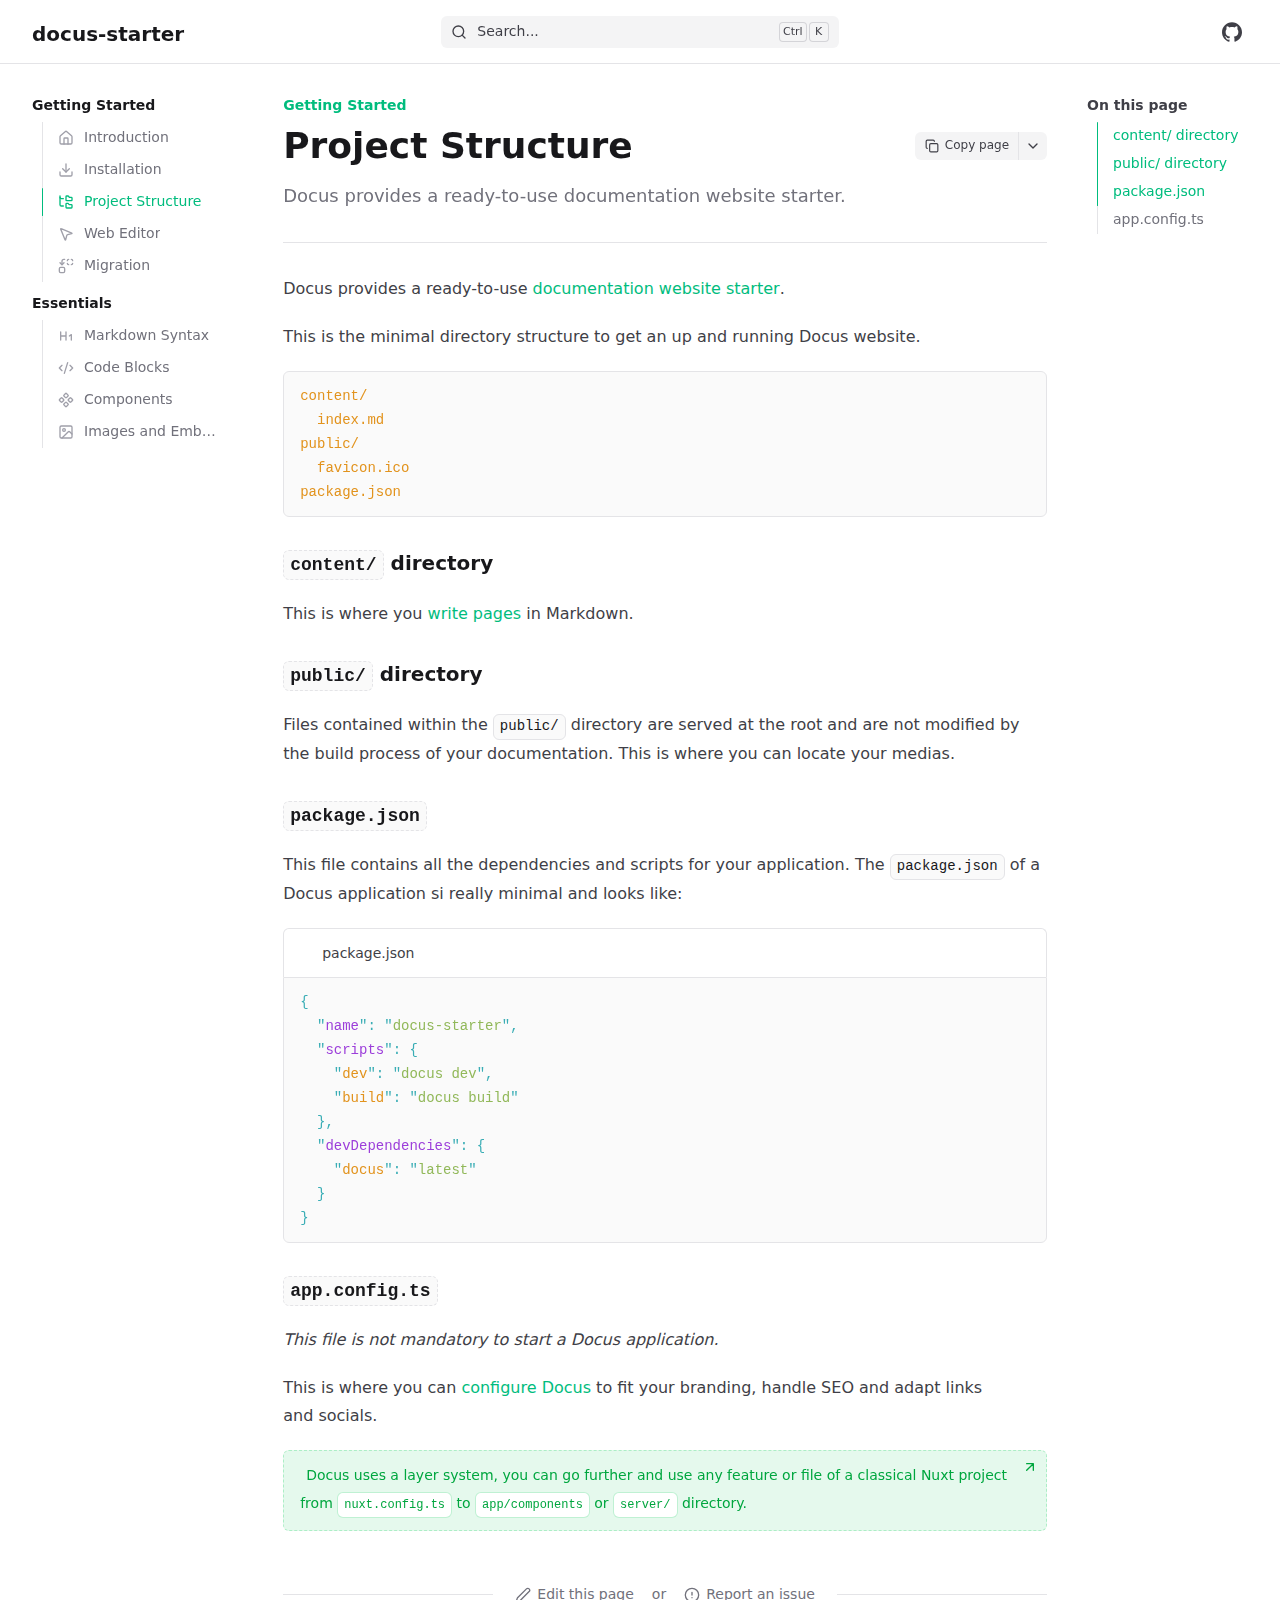
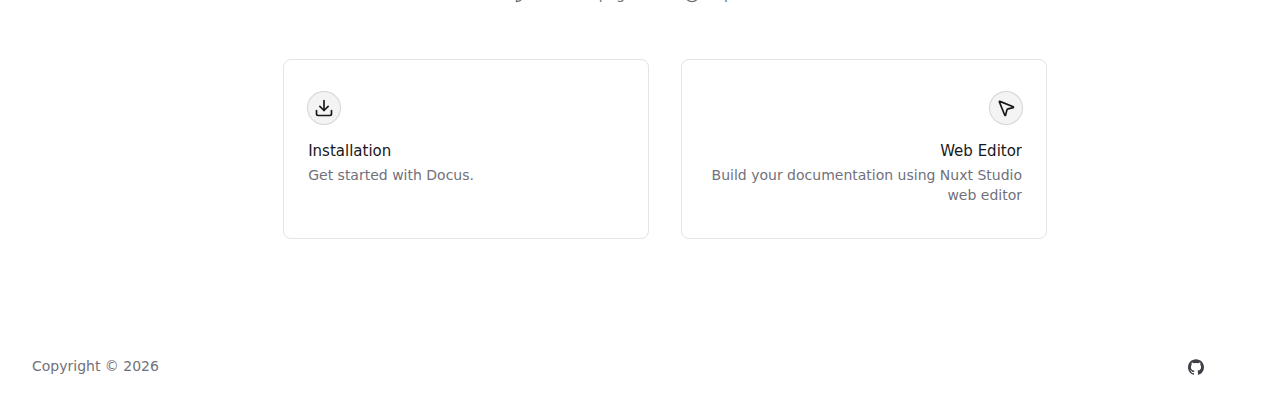
<file: getting-started/project-structure.html>
<!DOCTYPE html><html  lang="en" dir="ltr"><head><meta charset="utf-8"><meta name="viewport" content="width=device-width, initial-scale=1"><style id="nuxt-ui-colors">@layer base {
  :root {
  --ui-color-primary-50: var(--color-emerald-50, oklch(97.9% 0.021 166.113));
  --ui-color-primary-100: var(--color-emerald-100, oklch(95% 0.052 163.051));
  --ui-color-primary-200: var(--color-emerald-200, oklch(90.5% 0.093 164.15));
  --ui-color-primary-300: var(--color-emerald-300, oklch(84.5% 0.143 164.978));
  --ui-color-primary-400: var(--color-emerald-400, oklch(76.5% 0.177 163.223));
  --ui-color-primary-500: var(--color-emerald-500, oklch(69.6% 0.17 162.48));
  --ui-color-primary-600: var(--color-emerald-600, oklch(59.6% 0.145 163.225));
  --ui-color-primary-700: var(--color-emerald-700, oklch(50.8% 0.118 165.612));
  --ui-color-primary-800: var(--color-emerald-800, oklch(43.2% 0.095 166.913));
  --ui-color-primary-900: var(--color-emerald-900, oklch(37.8% 0.077 168.94));
  --ui-color-primary-950: var(--color-emerald-950, oklch(26.2% 0.051 172.552));
  --ui-color-secondary-50: var(--color-blue-50, oklch(97% 0.014 254.604));
  --ui-color-secondary-100: var(--color-blue-100, oklch(93.2% 0.032 255.585));
  --ui-color-secondary-200: var(--color-blue-200, oklch(88.2% 0.059 254.128));
  --ui-color-secondary-300: var(--color-blue-300, oklch(80.9% 0.105 251.813));
  --ui-color-secondary-400: var(--color-blue-400, oklch(70.7% 0.165 254.624));
  --ui-color-secondary-500: var(--color-blue-500, oklch(62.3% 0.214 259.815));
  --ui-color-secondary-600: var(--color-blue-600, oklch(54.6% 0.245 262.881));
  --ui-color-secondary-700: var(--color-blue-700, oklch(48.8% 0.243 264.376));
  --ui-color-secondary-800: var(--color-blue-800, oklch(42.4% 0.199 265.638));
  --ui-color-secondary-900: var(--color-blue-900, oklch(37.9% 0.146 265.522));
  --ui-color-secondary-950: var(--color-blue-950, oklch(28.2% 0.091 267.935));
  --ui-color-success-50: var(--color-green-50, oklch(98.2% 0.018 155.826));
  --ui-color-success-100: var(--color-green-100, oklch(96.2% 0.044 156.743));
  --ui-color-success-200: var(--color-green-200, oklch(92.5% 0.084 155.995));
  --ui-color-success-300: var(--color-green-300, oklch(87.1% 0.15 154.449));
  --ui-color-success-400: var(--color-green-400, oklch(79.2% 0.209 151.711));
  --ui-color-success-500: var(--color-green-500, oklch(72.3% 0.219 149.579));
  --ui-color-success-600: var(--color-green-600, oklch(62.7% 0.194 149.214));
  --ui-color-success-700: var(--color-green-700, oklch(52.7% 0.154 150.069));
  --ui-color-success-800: var(--color-green-800, oklch(44.8% 0.119 151.328));
  --ui-color-success-900: var(--color-green-900, oklch(39.3% 0.095 152.535));
  --ui-color-success-950: var(--color-green-950, oklch(26.6% 0.065 152.934));
  --ui-color-info-50: var(--color-blue-50, oklch(97% 0.014 254.604));
  --ui-color-info-100: var(--color-blue-100, oklch(93.2% 0.032 255.585));
  --ui-color-info-200: var(--color-blue-200, oklch(88.2% 0.059 254.128));
  --ui-color-info-300: var(--color-blue-300, oklch(80.9% 0.105 251.813));
  --ui-color-info-400: var(--color-blue-400, oklch(70.7% 0.165 254.624));
  --ui-color-info-500: var(--color-blue-500, oklch(62.3% 0.214 259.815));
  --ui-color-info-600: var(--color-blue-600, oklch(54.6% 0.245 262.881));
  --ui-color-info-700: var(--color-blue-700, oklch(48.8% 0.243 264.376));
  --ui-color-info-800: var(--color-blue-800, oklch(42.4% 0.199 265.638));
  --ui-color-info-900: var(--color-blue-900, oklch(37.9% 0.146 265.522));
  --ui-color-info-950: var(--color-blue-950, oklch(28.2% 0.091 267.935));
  --ui-color-warning-50: var(--color-yellow-50, oklch(98.7% 0.026 102.212));
  --ui-color-warning-100: var(--color-yellow-100, oklch(97.3% 0.071 103.193));
  --ui-color-warning-200: var(--color-yellow-200, oklch(94.5% 0.129 101.54));
  --ui-color-warning-300: var(--color-yellow-300, oklch(90.5% 0.182 98.111));
  --ui-color-warning-400: var(--color-yellow-400, oklch(85.2% 0.199 91.936));
  --ui-color-warning-500: var(--color-yellow-500, oklch(79.5% 0.184 86.047));
  --ui-color-warning-600: var(--color-yellow-600, oklch(68.1% 0.162 75.834));
  --ui-color-warning-700: var(--color-yellow-700, oklch(55.4% 0.135 66.442));
  --ui-color-warning-800: var(--color-yellow-800, oklch(47.6% 0.114 61.907));
  --ui-color-warning-900: var(--color-yellow-900, oklch(42.1% 0.095 57.708));
  --ui-color-warning-950: var(--color-yellow-950, oklch(28.6% 0.066 53.813));
  --ui-color-error-50: var(--color-red-50, oklch(97.1% 0.013 17.38));
  --ui-color-error-100: var(--color-red-100, oklch(93.6% 0.032 17.717));
  --ui-color-error-200: var(--color-red-200, oklch(88.5% 0.062 18.334));
  --ui-color-error-300: var(--color-red-300, oklch(80.8% 0.114 19.571));
  --ui-color-error-400: var(--color-red-400, oklch(70.4% 0.191 22.216));
  --ui-color-error-500: var(--color-red-500, oklch(63.7% 0.237 25.331));
  --ui-color-error-600: var(--color-red-600, oklch(57.7% 0.245 27.325));
  --ui-color-error-700: var(--color-red-700, oklch(50.5% 0.213 27.518));
  --ui-color-error-800: var(--color-red-800, oklch(44.4% 0.177 26.899));
  --ui-color-error-900: var(--color-red-900, oklch(39.6% 0.141 25.723));
  --ui-color-error-950: var(--color-red-950, oklch(25.8% 0.092 26.042));
  --ui-color-neutral-50: var(--color-zinc-50, oklch(98.5% 0 0));
  --ui-color-neutral-100: var(--color-zinc-100, oklch(96.7% 0.001 286.375));
  --ui-color-neutral-200: var(--color-zinc-200, oklch(92% 0.004 286.32));
  --ui-color-neutral-300: var(--color-zinc-300, oklch(87.1% 0.006 286.286));
  --ui-color-neutral-400: var(--color-zinc-400, oklch(70.5% 0.015 286.067));
  --ui-color-neutral-500: var(--color-zinc-500, oklch(55.2% 0.016 285.938));
  --ui-color-neutral-600: var(--color-zinc-600, oklch(44.2% 0.017 285.786));
  --ui-color-neutral-700: var(--color-zinc-700, oklch(37% 0.013 285.805));
  --ui-color-neutral-800: var(--color-zinc-800, oklch(27.4% 0.006 286.033));
  --ui-color-neutral-900: var(--color-zinc-900, oklch(21% 0.006 285.885));
  --ui-color-neutral-950: var(--color-zinc-950, oklch(14.1% 0.005 285.823));
  }
  :root, .light {
  --ui-primary: var(--ui-color-primary-500);
  --ui-secondary: var(--ui-color-secondary-500);
  --ui-success: var(--ui-color-success-500);
  --ui-info: var(--ui-color-info-500);
  --ui-warning: var(--ui-color-warning-500);
  --ui-error: var(--ui-color-error-500);
  }
  .dark {
  --ui-primary: var(--ui-color-primary-400);
  --ui-secondary: var(--ui-color-secondary-400);
  --ui-success: var(--ui-color-success-400);
  --ui-info: var(--ui-color-info-400);
  --ui-warning: var(--ui-color-warning-400);
  --ui-error: var(--ui-color-error-400);
  }
}</style><script type="importmap">{"imports":{"#entry":"/_nuxt/Cw0jDqBl.js"}}</script><title>Project Structure - docus-starter</title><style>/*! tailwindcss v4.1.13 | MIT License | https://tailwindcss.com */.shiki span.line{display:block}.shiki span.line.highlight{background-color:var(--ui-bg-accented);margin:0 -16px;padding:0 16px}@supports (color:color-mix(in lab,red,red)){.shiki span.line.highlight{background-color:color-mix(in oklab,var(--ui-bg-accented)50%,transparent)}}</style><link rel="stylesheet" href="/_nuxt/entry.CTtLAxfM.css" crossorigin><style>@layer components {:where(.i-lucide\:alert-circle){display:inline-block;width:1em;height:1em;background-color:currentColor;-webkit-mask-image:var(--svg);mask-image:var(--svg);-webkit-mask-repeat:no-repeat;mask-repeat:no-repeat;-webkit-mask-size:100% 100%;mask-size:100% 100%;--svg:url("data:image/svg+xml,%3Csvg xmlns='http://www.w3.org/2000/svg' viewBox='0 0 24 24' width='24' height='24'%3E%3Cg fill='none' stroke='black' stroke-linecap='round' stroke-linejoin='round' stroke-width='2'%3E%3Ccircle cx='12' cy='12' r='10'/%3E%3Cpath d='M12 8v4m0 4h.01'/%3E%3C/g%3E%3C/svg%3E")}:where(.i-lucide\:arrow-up-right){display:inline-block;width:1em;height:1em;background-color:currentColor;-webkit-mask-image:var(--svg);mask-image:var(--svg);-webkit-mask-repeat:no-repeat;mask-repeat:no-repeat;-webkit-mask-size:100% 100%;mask-size:100% 100%;--svg:url("data:image/svg+xml,%3Csvg xmlns='http://www.w3.org/2000/svg' viewBox='0 0 24 24' width='24' height='24'%3E%3Cpath fill='none' stroke='black' stroke-linecap='round' stroke-linejoin='round' stroke-width='2' d='M7 7h10v10M7 17L17 7'/%3E%3C/svg%3E")}:where(.i-lucide\:chevron-down){display:inline-block;width:1em;height:1em;background-color:currentColor;-webkit-mask-image:var(--svg);mask-image:var(--svg);-webkit-mask-repeat:no-repeat;mask-repeat:no-repeat;-webkit-mask-size:100% 100%;mask-size:100% 100%;--svg:url("data:image/svg+xml,%3Csvg xmlns='http://www.w3.org/2000/svg' viewBox='0 0 24 24' width='24' height='24'%3E%3Cpath fill='none' stroke='black' stroke-linecap='round' stroke-linejoin='round' stroke-width='2' d='m6 9l6 6l6-6'/%3E%3C/svg%3E")}:where(.i-lucide\:code-xml){display:inline-block;width:1em;height:1em;background-color:currentColor;-webkit-mask-image:var(--svg);mask-image:var(--svg);-webkit-mask-repeat:no-repeat;mask-repeat:no-repeat;-webkit-mask-size:100% 100%;mask-size:100% 100%;--svg:url("data:image/svg+xml,%3Csvg xmlns='http://www.w3.org/2000/svg' viewBox='0 0 24 24' width='24' height='24'%3E%3Cpath fill='none' stroke='black' stroke-linecap='round' stroke-linejoin='round' stroke-width='2' d='m18 16l4-4l-4-4M6 8l-4 4l4 4m8.5-12l-5 16'/%3E%3C/svg%3E")}:where(.i-lucide\:component){display:inline-block;width:1em;height:1em;background-color:currentColor;-webkit-mask-image:var(--svg);mask-image:var(--svg);-webkit-mask-repeat:no-repeat;mask-repeat:no-repeat;-webkit-mask-size:100% 100%;mask-size:100% 100%;--svg:url("data:image/svg+xml,%3Csvg xmlns='http://www.w3.org/2000/svg' viewBox='0 0 24 24' width='24' height='24'%3E%3Cpath fill='none' stroke='black' stroke-linecap='round' stroke-linejoin='round' stroke-width='2' d='M15.536 11.293a1 1 0 0 0 0 1.414l2.376 2.377a1 1 0 0 0 1.414 0l2.377-2.377a1 1 0 0 0 0-1.414l-2.377-2.377a1 1 0 0 0-1.414 0zm-13.239 0a1 1 0 0 0 0 1.414l2.377 2.377a1 1 0 0 0 1.414 0l2.377-2.377a1 1 0 0 0 0-1.414L6.088 8.916a1 1 0 0 0-1.414 0zm6.619 6.619a1 1 0 0 0 0 1.415l2.377 2.376a1 1 0 0 0 1.414 0l2.377-2.376a1 1 0 0 0 0-1.415l-2.377-2.376a1 1 0 0 0-1.414 0zm0-13.238a1 1 0 0 0 0 1.414l2.377 2.376a1 1 0 0 0 1.414 0l2.377-2.376a1 1 0 0 0 0-1.414l-2.377-2.377a1 1 0 0 0-1.414 0z'/%3E%3C/svg%3E")}:where(.i-lucide\:copy){display:inline-block;width:1em;height:1em;background-color:currentColor;-webkit-mask-image:var(--svg);mask-image:var(--svg);-webkit-mask-repeat:no-repeat;mask-repeat:no-repeat;-webkit-mask-size:100% 100%;mask-size:100% 100%;--svg:url("data:image/svg+xml,%3Csvg xmlns='http://www.w3.org/2000/svg' viewBox='0 0 24 24' width='24' height='24'%3E%3Cg fill='none' stroke='black' stroke-linecap='round' stroke-linejoin='round' stroke-width='2'%3E%3Crect width='14' height='14' x='8' y='8' rx='2' ry='2'/%3E%3Cpath d='M4 16c-1.1 0-2-.9-2-2V4c0-1.1.9-2 2-2h10c1.1 0 2 .9 2 2'/%3E%3C/g%3E%3C/svg%3E")}:where(.i-lucide\:download){display:inline-block;width:1em;height:1em;background-color:currentColor;-webkit-mask-image:var(--svg);mask-image:var(--svg);-webkit-mask-repeat:no-repeat;mask-repeat:no-repeat;-webkit-mask-size:100% 100%;mask-size:100% 100%;--svg:url("data:image/svg+xml,%3Csvg xmlns='http://www.w3.org/2000/svg' viewBox='0 0 24 24' width='24' height='24'%3E%3Cg fill='none' stroke='black' stroke-linecap='round' stroke-linejoin='round' stroke-width='2'%3E%3Cpath d='M12 15V3m9 12v4a2 2 0 0 1-2 2H5a2 2 0 0 1-2-2v-4'/%3E%3Cpath d='m7 10l5 5l5-5'/%3E%3C/g%3E%3C/svg%3E")}:where(.i-lucide\:folder-tree){display:inline-block;width:1em;height:1em;background-color:currentColor;-webkit-mask-image:var(--svg);mask-image:var(--svg);-webkit-mask-repeat:no-repeat;mask-repeat:no-repeat;-webkit-mask-size:100% 100%;mask-size:100% 100%;--svg:url("data:image/svg+xml,%3Csvg xmlns='http://www.w3.org/2000/svg' viewBox='0 0 24 24' width='24' height='24'%3E%3Cg fill='none' stroke='black' stroke-linecap='round' stroke-linejoin='round' stroke-width='2'%3E%3Cpath d='M20 10a1 1 0 0 0 1-1V6a1 1 0 0 0-1-1h-2.5a1 1 0 0 1-.8-.4l-.9-1.2A1 1 0 0 0 15 3h-2a1 1 0 0 0-1 1v5a1 1 0 0 0 1 1Zm0 11a1 1 0 0 0 1-1v-3a1 1 0 0 0-1-1h-2.9a1 1 0 0 1-.88-.55l-.42-.85a1 1 0 0 0-.92-.6H13a1 1 0 0 0-1 1v5a1 1 0 0 0 1 1ZM3 5a2 2 0 0 0 2 2h3'/%3E%3Cpath d='M3 3v13a2 2 0 0 0 2 2h3'/%3E%3C/g%3E%3C/svg%3E")}:where(.i-lucide\:hash){display:inline-block;width:1em;height:1em;background-color:currentColor;-webkit-mask-image:var(--svg);mask-image:var(--svg);-webkit-mask-repeat:no-repeat;mask-repeat:no-repeat;-webkit-mask-size:100% 100%;mask-size:100% 100%;--svg:url("data:image/svg+xml,%3Csvg xmlns='http://www.w3.org/2000/svg' viewBox='0 0 24 24' width='24' height='24'%3E%3Cpath fill='none' stroke='black' stroke-linecap='round' stroke-linejoin='round' stroke-width='2' d='M4 9h16M4 15h16M10 3L8 21m8-18l-2 18'/%3E%3C/svg%3E")}:where(.i-lucide\:heading-1){display:inline-block;width:1em;height:1em;background-color:currentColor;-webkit-mask-image:var(--svg);mask-image:var(--svg);-webkit-mask-repeat:no-repeat;mask-repeat:no-repeat;-webkit-mask-size:100% 100%;mask-size:100% 100%;--svg:url("data:image/svg+xml,%3Csvg xmlns='http://www.w3.org/2000/svg' viewBox='0 0 24 24' width='24' height='24'%3E%3Cpath fill='none' stroke='black' stroke-linecap='round' stroke-linejoin='round' stroke-width='2' d='M4 12h8m-8 6V6m8 12V6m5 6l3-2v8'/%3E%3C/svg%3E")}:where(.i-lucide\:house){display:inline-block;width:1em;height:1em;background-color:currentColor;-webkit-mask-image:var(--svg);mask-image:var(--svg);-webkit-mask-repeat:no-repeat;mask-repeat:no-repeat;-webkit-mask-size:100% 100%;mask-size:100% 100%;--svg:url("data:image/svg+xml,%3Csvg xmlns='http://www.w3.org/2000/svg' viewBox='0 0 24 24' width='24' height='24'%3E%3Cg fill='none' stroke='black' stroke-linecap='round' stroke-linejoin='round' stroke-width='2'%3E%3Cpath d='M15 21v-8a1 1 0 0 0-1-1h-4a1 1 0 0 0-1 1v8'/%3E%3Cpath d='M3 10a2 2 0 0 1 .709-1.528l7-6a2 2 0 0 1 2.582 0l7 6A2 2 0 0 1 21 10v9a2 2 0 0 1-2 2H5a2 2 0 0 1-2-2z'/%3E%3C/g%3E%3C/svg%3E")}:where(.i-lucide\:image){display:inline-block;width:1em;height:1em;background-color:currentColor;-webkit-mask-image:var(--svg);mask-image:var(--svg);-webkit-mask-repeat:no-repeat;mask-repeat:no-repeat;-webkit-mask-size:100% 100%;mask-size:100% 100%;--svg:url("data:image/svg+xml,%3Csvg xmlns='http://www.w3.org/2000/svg' viewBox='0 0 24 24' width='24' height='24'%3E%3Cg fill='none' stroke='black' stroke-linecap='round' stroke-linejoin='round' stroke-width='2'%3E%3Crect width='18' height='18' x='3' y='3' rx='2' ry='2'/%3E%3Ccircle cx='9' cy='9' r='2'/%3E%3Cpath d='m21 15l-3.086-3.086a2 2 0 0 0-2.828 0L6 21'/%3E%3C/g%3E%3C/svg%3E")}:where(.i-lucide\:mouse-pointer-2){display:inline-block;width:1em;height:1em;background-color:currentColor;-webkit-mask-image:var(--svg);mask-image:var(--svg);-webkit-mask-repeat:no-repeat;mask-repeat:no-repeat;-webkit-mask-size:100% 100%;mask-size:100% 100%;--svg:url("data:image/svg+xml,%3Csvg xmlns='http://www.w3.org/2000/svg' viewBox='0 0 24 24' width='24' height='24'%3E%3Cpath fill='none' stroke='black' stroke-linecap='round' stroke-linejoin='round' stroke-width='2' d='M4.037 4.688a.495.495 0 0 1 .651-.651l16 6.5a.5.5 0 0 1-.063.947l-6.124 1.58a2 2 0 0 0-1.438 1.435l-1.579 6.126a.5.5 0 0 1-.947.063z'/%3E%3C/svg%3E")}:where(.i-lucide\:pen){display:inline-block;width:1em;height:1em;background-color:currentColor;-webkit-mask-image:var(--svg);mask-image:var(--svg);-webkit-mask-repeat:no-repeat;mask-repeat:no-repeat;-webkit-mask-size:100% 100%;mask-size:100% 100%;--svg:url("data:image/svg+xml,%3Csvg xmlns='http://www.w3.org/2000/svg' viewBox='0 0 24 24' width='24' height='24'%3E%3Cpath fill='none' stroke='black' stroke-linecap='round' stroke-linejoin='round' stroke-width='2' d='M21.174 6.812a1 1 0 0 0-3.986-3.987L3.842 16.174a2 2 0 0 0-.5.83l-1.321 4.352a.5.5 0 0 0 .623.622l4.353-1.32a2 2 0 0 0 .83-.497z'/%3E%3C/svg%3E")}:where(.i-lucide\:replace){display:inline-block;width:1em;height:1em;background-color:currentColor;-webkit-mask-image:var(--svg);mask-image:var(--svg);-webkit-mask-repeat:no-repeat;mask-repeat:no-repeat;-webkit-mask-size:100% 100%;mask-size:100% 100%;--svg:url("data:image/svg+xml,%3Csvg xmlns='http://www.w3.org/2000/svg' viewBox='0 0 24 24' width='24' height='24'%3E%3Cg fill='none' stroke='black' stroke-linecap='round' stroke-linejoin='round' stroke-width='2'%3E%3Cpath d='M14 4a2 2 0 0 1 2-2m0 8a2 2 0 0 1-2-2m6-6a2 2 0 0 1 2 2m0 4a2 2 0 0 1-2 2M3 7l3 3l3-3'/%3E%3Cpath d='M6 10V5a3 3 0 0 1 3-3h1'/%3E%3Crect width='8' height='8' x='2' y='14' rx='2'/%3E%3C/g%3E%3C/svg%3E")}:where(.i-lucide\:search){display:inline-block;width:1em;height:1em;background-color:currentColor;-webkit-mask-image:var(--svg);mask-image:var(--svg);-webkit-mask-repeat:no-repeat;mask-repeat:no-repeat;-webkit-mask-size:100% 100%;mask-size:100% 100%;--svg:url("data:image/svg+xml,%3Csvg xmlns='http://www.w3.org/2000/svg' viewBox='0 0 24 24' width='24' height='24'%3E%3Cg fill='none' stroke='black' stroke-linecap='round' stroke-linejoin='round' stroke-width='2'%3E%3Cpath d='m21 21l-4.34-4.34'/%3E%3Ccircle cx='11' cy='11' r='8'/%3E%3C/g%3E%3C/svg%3E")}:where(.i-simple-icons\:github){display:inline-block;width:1em;height:1em;background-color:currentColor;-webkit-mask-image:var(--svg);mask-image:var(--svg);-webkit-mask-repeat:no-repeat;mask-repeat:no-repeat;-webkit-mask-size:100% 100%;mask-size:100% 100%;--svg:url("data:image/svg+xml,%3Csvg xmlns='http://www.w3.org/2000/svg' viewBox='0 0 24 24' width='24' height='24'%3E%3Cpath fill='black' d='M12 .297c-6.63 0-12 5.373-12 12c0 5.303 3.438 9.8 8.205 11.385c.6.113.82-.258.82-.577c0-.285-.01-1.04-.015-2.04c-3.338.724-4.042-1.61-4.042-1.61C4.422 18.07 3.633 17.7 3.633 17.7c-1.087-.744.084-.729.084-.729c1.205.084 1.838 1.236 1.838 1.236c1.07 1.835 2.809 1.305 3.495.998c.108-.776.417-1.305.76-1.605c-2.665-.3-5.466-1.332-5.466-5.93c0-1.31.465-2.38 1.235-3.22c-.135-.303-.54-1.523.105-3.176c0 0 1.005-.322 3.3 1.23c.96-.267 1.98-.399 3-.405c1.02.006 2.04.138 3 .405c2.28-1.552 3.285-1.23 3.285-1.23c.645 1.653.24 2.873.12 3.176c.765.84 1.23 1.91 1.23 3.22c0 4.61-2.805 5.625-5.475 5.92c.42.36.81 1.096.81 2.22c0 1.606-.015 2.896-.015 3.286c0 .315.21.69.825.57C20.565 22.092 24 17.592 24 12.297c0-6.627-5.373-12-12-12'/%3E%3C/svg%3E")}}</style><link rel="preload" as="fetch" crossorigin="anonymous" href="/getting-started/project-structure/_payload.json?36274c3b-7b44-4a5d-a80c-6942f8658660"><link rel="modulepreload" as="script" crossorigin href="/_nuxt/Cw0jDqBl.js"><link rel="modulepreload" as="script" crossorigin href="/_nuxt/BpH6akjA.js"><link rel="modulepreload" as="script" crossorigin href="/_nuxt/DbtlJOqV.js"><link rel="modulepreload" as="script" crossorigin href="/_nuxt/CePV0pSb.js"><link rel="modulepreload" as="script" crossorigin href="/_nuxt/CWzI3TbW.js"><link rel="modulepreload" as="script" crossorigin href="/_nuxt/BN_7HF1G.js"><link rel="modulepreload" as="script" crossorigin href="/_nuxt/Cfu7gret.js"><link rel="modulepreload" as="script" crossorigin href="/_nuxt/CSH_ViAd.js"><link rel="modulepreload" as="script" crossorigin href="/_nuxt/B0lfVkMO.js"><link rel="modulepreload" as="script" crossorigin href="/_nuxt/Du62FfiF.js"><link rel="modulepreload" as="script" crossorigin href="/_nuxt/DCscFIK0.js"><link rel="modulepreload" as="script" crossorigin href="/_nuxt/DWoyacC4.js"><link rel="modulepreload" as="script" crossorigin href="/_nuxt/CgzVpHwL.js"><link rel="modulepreload" as="script" crossorigin href="/_nuxt/BJ8Rr5b9.js"><link rel="modulepreload" as="script" crossorigin href="/_nuxt/tijRrzkl.js"><link rel="modulepreload" as="script" crossorigin href="/_nuxt/i2p3OsXi.js"><link rel="preload" as="fetch" fetchpriority="low" crossorigin="anonymous" href="/_nuxt/builds/meta/36274c3b-7b44-4a5d-a80c-6942f8658660.json"><link rel="prefetch" as="style" crossorigin href="/_nuxt/index.BwTBaIXH.css"><link rel="prefetch" as="script" crossorigin href="/_nuxt/CDGLoiVN.js"><link rel="prefetch" as="script" crossorigin href="/_nuxt/CusHSXvX.js"><link rel="prefetch" as="script" crossorigin href="/_nuxt/x2qOVow4.js"><link rel="prefetch" as="script" crossorigin href="/_nuxt/lDCt5PN4.js"><meta property="og:image" content="/__og-image__/static/getting-started/project-structure/og.png"><meta property="og:image:type" content="image/png"><meta name="twitter:card" content="summary_large_image"><meta name="twitter:image" content="/__og-image__/static/getting-started/project-structure/og.png"><meta name="twitter:image:src" content="/__og-image__/static/getting-started/project-structure/og.png"><meta property="og:image:width" content="1200"><meta name="twitter:image:width" content="1200"><meta property="og:image:height" content="600"><meta name="twitter:image:height" content="600"><meta name="robots" content="index, follow, max-image-preview:large, max-snippet:-1, max-video-preview:-1"><link rel="icon" href="/favicon.ico"><meta name="description" content="Docus provides a ready-to-use documentation website starter."><meta property="og:site_name" content="docus-starter"><meta property="og:title" content="Project Structure"><meta property="og:description" content="Docus provides a ready-to-use documentation website starter."><script type="module" src="/_nuxt/Cw0jDqBl.js" crossorigin></script><script>"use strict";(()=>{const t=window,e=document.documentElement,c=["dark","light"],n=getStorageValue("localStorage","nuxt-color-mode")||"system";let i=n==="system"?u():n;const r=e.getAttribute("data-color-mode-forced");r&&(i=r),l(i),t["__NUXT_COLOR_MODE__"]={preference:n,value:i,getColorScheme:u,addColorScheme:l,removeColorScheme:d};function l(o){const s=""+o+"",a="";e.classList?e.classList.add(s):e.className+=" "+s,a&&e.setAttribute("data-"+a,o)}function d(o){const s=""+o+"",a="";e.classList?e.classList.remove(s):e.className=e.className.replace(new RegExp(s,"g"),""),a&&e.removeAttribute("data-"+a)}function f(o){return t.matchMedia("(prefers-color-scheme"+o+")")}function u(){if(t.matchMedia&&f("").media!=="not all"){for(const o of c)if(f(":"+o).matches)return o}return"light"}})();function getStorageValue(t,e){switch(t){case"localStorage":return window.localStorage.getItem(e);case"sessionStorage":return window.sessionStorage.getItem(e);case"cookie":return getCookie(e);default:return null}}function getCookie(t){const c=("; "+window.document.cookie).split("; "+t+"=");if(c.length===2)return c.pop()?.split(";").shift()}</script></head><body><div id="__nuxt" class="isolate"><!--[--><!--[--><!--[--><!--[--><!--[--><div class="nuxt-loading-indicator" style="position:fixed;top:0;right:0;left:0;pointer-events:none;width:auto;height:3px;opacity:0;background:var(--ui-primary);background-size:0% auto;transform:scaleX(0%);transform-origin:left;transition:transform 0.1s, height 0.4s, opacity 0.4s;z-index:999999;"></div><!--[--><!--[--><!----><!----><!----><header class="bg-default/75 backdrop-blur border-b border-default h-(--ui-header-height) sticky top-0 z-50"><!--[--><!--]--><div class="w-full max-w-(--ui-container) mx-auto px-4 sm:px-6 lg:px-8 flex items-center justify-between gap-3 h-full"><!--[--><div class="lg:flex-1 flex items-center gap-1.5"><!----><!--[--><a href="/" aria-label="docus-starter" class="focus-visible:outline-primary hover:text-default transition-colors shrink-0 font-bold text-xl text-highlighted flex items-end gap-1.5"><!--[--><!--[--><!--[--><span class="h-6 w-auto shrink-0">docus-starter</span><!--]--><!--]--><!--]--></a><!--]--></div><div class="hidden lg:flex flex-1"><!--[--><!--[--><!----><!--[--><!--[--><button type="button" class="rounded-md font-medium inline-flex items-center disabled:cursor-not-allowed aria-disabled:cursor-not-allowed disabled:opacity-75 aria-disabled:opacity-75 transition-colors px-2.5 py-1.5 text-sm gap-1.5 text-default bg-elevated hover:bg-accented/75 active:bg-accented/75 focus:outline-none focus-visible:bg-accented/75 disabled:bg-elevated aria-disabled:bg-elevated w-full"><!--[--><!--[--><span class="iconify i-lucide:search shrink-0 size-4 mr-1" aria-hidden="true" style=""></span><!--]--><!--[--><span class="truncate">Search...</span><!--]--><!--[--><div class="hidden lg:flex items-center gap-0.5 ms-auto"><!--[--><!--[--><kbd class="inline-flex items-center justify-center px-1 rounded-sm font-medium font-sans h-5 min-w-[20px] text-[11px] ring ring-inset ring-accented text-default bg-elevated"><!--[--> <!--]--></kbd><kbd class="inline-flex items-center justify-center px-1 rounded-sm font-medium font-sans h-5 min-w-[20px] text-[11px] ring ring-inset ring-accented text-default bg-elevated"><!--[-->K<!--]--></kbd><!--]--><!--]--></div><!--]--><!--]--></button><!--]--><!--]--><!--]--><!--]--></div><div class="flex items-center justify-end lg:flex-1 gap-1.5"><!--[--><div></div><!----><!--[--><!----><!--[--><!--[--><button type="button" aria-label="Search..." class="rounded-md font-medium inline-flex items-center disabled:cursor-not-allowed aria-disabled:cursor-not-allowed disabled:opacity-75 aria-disabled:opacity-75 transition-colors text-sm gap-1.5 text-default hover:bg-elevated active:bg-elevated focus:outline-none focus-visible:bg-elevated hover:disabled:bg-transparent dark:hover:disabled:bg-transparent hover:aria-disabled:bg-transparent dark:hover:aria-disabled:bg-transparent p-1.5 lg:hidden"><!--[--><!--[--><span class="iconify i-lucide:search shrink-0 size-5" aria-hidden="true" style=""></span><!--]--><!--[--><!----><!--]--><!--[--><!----><!--]--><!--]--></button><!--]--><!--]--><!--]--><!--[--><div class="h-8 w-8 animate-pulse bg-neutral-200 dark:bg-neutral-800 rounded-md"></div><!--]--><!--[--><!--[--><!--[--><a href="https://github.com/warrenstapleton/warren-docus" rel="noopener noreferrer" target="_blank" aria-label="GitHub" class="rounded-md font-medium inline-flex items-center disabled:cursor-not-allowed aria-disabled:cursor-not-allowed disabled:opacity-75 aria-disabled:opacity-75 transition-colors text-sm gap-1.5 text-default hover:bg-elevated active:bg-elevated focus:outline-none focus-visible:bg-elevated hover:disabled:bg-transparent dark:hover:disabled:bg-transparent hover:aria-disabled:bg-transparent dark:hover:aria-disabled:bg-transparent p-1.5"><!--[--><!--[--><span class="iconify i-simple-icons:github shrink-0 size-5" aria-hidden="true" style=""></span><!--]--><!--[--><!----><!--]--><!--[--><!----><!--]--><!--]--></a><!--]--><!--]--><!--]--><!--]--><!--[--><!--[--><!--[--><button type="button" class="rounded-md font-medium inline-flex items-center disabled:cursor-not-allowed aria-disabled:cursor-not-allowed disabled:opacity-75 aria-disabled:opacity-75 transition-colors text-xs gap-1.5 text-default hover:bg-elevated active:bg-elevated focus:outline-none focus-visible:bg-elevated hover:disabled:bg-transparent dark:hover:disabled:bg-transparent hover:aria-disabled:bg-transparent dark:hover:aria-disabled:bg-transparent p-1.5 -me-1.5 lg:hidden"><!--[--><!--[--><!----><!--]--><!--[--><svg xmlns="http://www.w3.org/2000/svg" class="size-5" viewBox="0 0 24 24" fill="none" stroke="currentColor" stroke-width="2" stroke-linecap="round" stroke-linejoin="round"><line x1="4" y1="6" x2="20" y2="6" class="outline-none"></line><line x1="4" y1="12" x2="20" y2="12" class="outline-none"></line><line x1="4" y1="18" x2="20" y2="18" class="outline-none"></line></svg><!--]--><!--[--><!----><!--]--><!--]--></button><!--]--><!--]--><!--]--></div><!--]--></div><!--[--><!--]--></header><!--[--><!----><!--v-if--><!--]--><!--]--><main class="min-h-[calc(100vh-var(--ui-header-height))]"><!--[--><div class="w-full max-w-(--ui-container) mx-auto px-4 sm:px-6 lg:px-8"><!--[--><div class="flex flex-col lg:grid lg:grid-cols-10 lg:gap-10"><aside class="hidden overflow-y-auto lg:block lg:max-h-[calc(100vh-var(--ui-header-height))] lg:sticky lg:top-(--ui-header-height) py-8 lg:ps-4 lg:-ms-4 lg:pe-6.5 lg:col-span-2"><div class="relative"><!----><!--[--><div></div><!--[--><!----><nav><ul class="isolate -mx-2.5 -mt-1.5"><!--[--><!--[--><!--[--><li data-state="open" data-orientation="vertical" class="flex flex-col data-[state=open]:mb-1.5"><!--[--><!--[--><button type="button" aria-controls aria-expanded="true" data-state="open" id="reka-accordion-trigger-v-0-0-0" data-reka-collection-item data-orientation="vertical" class="group relative w-full px-2.5 py-1.5 before:inset-y-px before:inset-x-0 flex items-center gap-1.5 text-sm before:absolute before:z-[-1] before:rounded-md focus:outline-none focus-visible:outline-none focus-visible:before:ring-inset focus-visible:before:ring-2 focus-visible:before:ring-primary text-muted hover:text-highlighted data-[state=open]:text-highlighted transition-colors font-semibold focus-visible:ring-primary"><!--[--><!--[--><!--[--><!--[--><!----><!--]--><span class="truncate"><!--[-->Getting Started<!--]--><!----></span><span class="ms-auto gap-1.5 items-center hidden"><!--[--><!----><span class="iconify i-lucide:chevron-down size-5 transform transition-transform duration-200 shrink-0 group-data-[state=open]:rotate-180" aria-hidden="true" style=""></span><!--]--></span><!--]--><!--]--><!--]--></button><div role="region" aria-labelledby="reka-accordion-trigger-v-0-0-0" data-orientation="vertical" style="--reka-accordion-content-width:var(--reka-collapsible-content-width);--reka-accordion-content-height:var(--reka-collapsible-content-height);--reka-collapsible-content-height:0px;--reka-collapsible-content-width:0px;" class="data-[state=open]:animate-[accordion-down_200ms_ease-out] data-[state=closed]:animate-[accordion-up_200ms_ease-out] overflow-hidden focus:outline-none" id="reka-collapsible-content-v-0-0-1"><!--[--><!--[--><!--[--><!----><ul class="ms-5 border-s border-default"><!--[--><!--[--><!--[--><li class="ps-1.5 -ms-px"><!--[--><a href="/getting-started/introduction" class="group relative w-full px-2.5 py-1.5 before:inset-y-px before:inset-x-0 flex items-center gap-1.5 text-sm before:absolute before:z-[-1] before:rounded-md focus:outline-none focus-visible:outline-none focus-visible:before:ring-inset focus-visible:before:ring-2 focus-visible:before:ring-primary text-muted after:absolute after:-left-1.5 after:inset-y-0.5 after:block after:w-px after:rounded-full after:transition-colors hover:text-highlighted data-[state=open]:text-highlighted transition-colors"><!--[--><!--[--><!--[--><span class="iconify i-lucide:house shrink-0 size-4 mr-1 text-dimmed group-hover:text-default group-data-[state=open]:text-default transition-colors" aria-hidden="true" style=""></span><!--]--><span class="truncate"><!--[-->Introduction<!--]--><!----></span><!----><!--]--><!--]--></a><!--]--></li><!--]--><!--[--><li class="ps-1.5 -ms-px"><!--[--><a href="/getting-started/installation" class="group relative w-full px-2.5 py-1.5 before:inset-y-px before:inset-x-0 flex items-center gap-1.5 text-sm before:absolute before:z-[-1] before:rounded-md focus:outline-none focus-visible:outline-none focus-visible:before:ring-inset focus-visible:before:ring-2 focus-visible:before:ring-primary text-muted after:absolute after:-left-1.5 after:inset-y-0.5 after:block after:w-px after:rounded-full after:transition-colors hover:text-highlighted data-[state=open]:text-highlighted transition-colors"><!--[--><!--[--><!--[--><span class="iconify i-lucide:download shrink-0 size-4 mr-1 text-dimmed group-hover:text-default group-data-[state=open]:text-default transition-colors" aria-hidden="true" style=""></span><!--]--><span class="truncate"><!--[-->Installation<!--]--><!----></span><!----><!--]--><!--]--></a><!--]--></li><!--]--><!--[--><li class="ps-1.5 -ms-px"><!--[--><a href="/getting-started/project-structure" class="group relative w-full px-2.5 py-1.5 before:inset-y-px before:inset-x-0 flex items-center gap-1.5 text-sm before:absolute before:z-[-1] before:rounded-md focus:outline-none focus-visible:outline-none focus-visible:before:ring-inset focus-visible:before:ring-2 focus-visible:before:ring-primary font-medium after:absolute after:-left-1.5 after:inset-y-0.5 after:block after:w-px after:rounded-full after:transition-colors text-primary after:bg-primary"><!--[--><!--[--><!--[--><span class="iconify i-lucide:folder-tree shrink-0 size-4 mr-1 text-primary group-data-[state=open]:text-primary" aria-hidden="true" style=""></span><!--]--><span class="truncate"><!--[-->Project Structure<!--]--><!----></span><!----><!--]--><!--]--></a><!--]--></li><!--]--><!--[--><li class="ps-1.5 -ms-px"><!--[--><a href="/getting-started/studio" class="group relative w-full px-2.5 py-1.5 before:inset-y-px before:inset-x-0 flex items-center gap-1.5 text-sm before:absolute before:z-[-1] before:rounded-md focus:outline-none focus-visible:outline-none focus-visible:before:ring-inset focus-visible:before:ring-2 focus-visible:before:ring-primary text-muted after:absolute after:-left-1.5 after:inset-y-0.5 after:block after:w-px after:rounded-full after:transition-colors hover:text-highlighted data-[state=open]:text-highlighted transition-colors"><!--[--><!--[--><!--[--><span class="iconify i-lucide:mouse-pointer-2 shrink-0 size-4 mr-1 text-dimmed group-hover:text-default group-data-[state=open]:text-default transition-colors" aria-hidden="true" style=""></span><!--]--><span class="truncate"><!--[-->Web Editor<!--]--><!----></span><!----><!--]--><!--]--></a><!--]--></li><!--]--><!--[--><li class="ps-1.5 -ms-px"><!--[--><a href="/getting-started/migration" class="group relative w-full px-2.5 py-1.5 before:inset-y-px before:inset-x-0 flex items-center gap-1.5 text-sm before:absolute before:z-[-1] before:rounded-md focus:outline-none focus-visible:outline-none focus-visible:before:ring-inset focus-visible:before:ring-2 focus-visible:before:ring-primary text-muted after:absolute after:-left-1.5 after:inset-y-0.5 after:block after:w-px after:rounded-full after:transition-colors hover:text-highlighted data-[state=open]:text-highlighted transition-colors"><!--[--><!--[--><!--[--><span class="iconify i-lucide:replace shrink-0 size-4 mr-1 text-dimmed group-hover:text-default group-data-[state=open]:text-default transition-colors" aria-hidden="true" style=""></span><!--]--><span class="truncate"><!--[-->Migration<!--]--><!----></span><!----><!--]--><!--]--></a><!--]--></li><!--]--><!--]--><!--]--></ul><!--]--><!--]--><!--]--></div><!--]--><!--]--></li><!--]--><!--[--><li data-state="open" data-orientation="vertical" class="flex flex-col data-[state=open]:mb-1.5"><!--[--><!--[--><button type="button" aria-controls aria-expanded="true" data-state="open" id="reka-accordion-trigger-v-0-0-2" data-reka-collection-item data-orientation="vertical" class="group relative w-full px-2.5 py-1.5 before:inset-y-px before:inset-x-0 flex items-center gap-1.5 text-sm before:absolute before:z-[-1] before:rounded-md focus:outline-none focus-visible:outline-none focus-visible:before:ring-inset focus-visible:before:ring-2 focus-visible:before:ring-primary text-muted hover:text-highlighted data-[state=open]:text-highlighted transition-colors font-semibold focus-visible:ring-primary"><!--[--><!--[--><!--[--><!--[--><!----><!--]--><span class="truncate"><!--[-->Essentials<!--]--><!----></span><span class="ms-auto gap-1.5 items-center hidden"><!--[--><!----><span class="iconify i-lucide:chevron-down size-5 transform transition-transform duration-200 shrink-0 group-data-[state=open]:rotate-180" aria-hidden="true" style=""></span><!--]--></span><!--]--><!--]--><!--]--></button><div role="region" aria-labelledby="reka-accordion-trigger-v-0-0-2" data-orientation="vertical" style="--reka-accordion-content-width:var(--reka-collapsible-content-width);--reka-accordion-content-height:var(--reka-collapsible-content-height);--reka-collapsible-content-height:0px;--reka-collapsible-content-width:0px;" class="data-[state=open]:animate-[accordion-down_200ms_ease-out] data-[state=closed]:animate-[accordion-up_200ms_ease-out] overflow-hidden focus:outline-none" id="reka-collapsible-content-v-0-0-3"><!--[--><!--[--><!--[--><!----><ul class="ms-5 border-s border-default"><!--[--><!--[--><!--[--><li class="ps-1.5 -ms-px"><!--[--><a href="/essentials/markdown-syntax" class="group relative w-full px-2.5 py-1.5 before:inset-y-px before:inset-x-0 flex items-center gap-1.5 text-sm before:absolute before:z-[-1] before:rounded-md focus:outline-none focus-visible:outline-none focus-visible:before:ring-inset focus-visible:before:ring-2 focus-visible:before:ring-primary text-muted after:absolute after:-left-1.5 after:inset-y-0.5 after:block after:w-px after:rounded-full after:transition-colors hover:text-highlighted data-[state=open]:text-highlighted transition-colors"><!--[--><!--[--><!--[--><span class="iconify i-lucide:heading-1 shrink-0 size-4 mr-1 text-dimmed group-hover:text-default group-data-[state=open]:text-default transition-colors" aria-hidden="true" style=""></span><!--]--><span class="truncate"><!--[-->Markdown Syntax<!--]--><!----></span><!----><!--]--><!--]--></a><!--]--></li><!--]--><!--[--><li class="ps-1.5 -ms-px"><!--[--><a href="/essentials/code-blocks" class="group relative w-full px-2.5 py-1.5 before:inset-y-px before:inset-x-0 flex items-center gap-1.5 text-sm before:absolute before:z-[-1] before:rounded-md focus:outline-none focus-visible:outline-none focus-visible:before:ring-inset focus-visible:before:ring-2 focus-visible:before:ring-primary text-muted after:absolute after:-left-1.5 after:inset-y-0.5 after:block after:w-px after:rounded-full after:transition-colors hover:text-highlighted data-[state=open]:text-highlighted transition-colors"><!--[--><!--[--><!--[--><span class="iconify i-lucide:code-xml shrink-0 size-4 mr-1 text-dimmed group-hover:text-default group-data-[state=open]:text-default transition-colors" aria-hidden="true" style=""></span><!--]--><span class="truncate"><!--[-->Code Blocks<!--]--><!----></span><!----><!--]--><!--]--></a><!--]--></li><!--]--><!--[--><li class="ps-1.5 -ms-px"><!--[--><a href="/essentials/components" class="group relative w-full px-2.5 py-1.5 before:inset-y-px before:inset-x-0 flex items-center gap-1.5 text-sm before:absolute before:z-[-1] before:rounded-md focus:outline-none focus-visible:outline-none focus-visible:before:ring-inset focus-visible:before:ring-2 focus-visible:before:ring-primary text-muted after:absolute after:-left-1.5 after:inset-y-0.5 after:block after:w-px after:rounded-full after:transition-colors hover:text-highlighted data-[state=open]:text-highlighted transition-colors"><!--[--><!--[--><!--[--><span class="iconify i-lucide:component shrink-0 size-4 mr-1 text-dimmed group-hover:text-default group-data-[state=open]:text-default transition-colors" aria-hidden="true" style=""></span><!--]--><span class="truncate"><!--[-->Components<!--]--><!----></span><!----><!--]--><!--]--></a><!--]--></li><!--]--><!--[--><li class="ps-1.5 -ms-px"><!--[--><a href="/essentials/images-embeds" class="group relative w-full px-2.5 py-1.5 before:inset-y-px before:inset-x-0 flex items-center gap-1.5 text-sm before:absolute before:z-[-1] before:rounded-md focus:outline-none focus-visible:outline-none focus-visible:before:ring-inset focus-visible:before:ring-2 focus-visible:before:ring-primary text-muted after:absolute after:-left-1.5 after:inset-y-0.5 after:block after:w-px after:rounded-full after:transition-colors hover:text-highlighted data-[state=open]:text-highlighted transition-colors"><!--[--><!--[--><!--[--><span class="iconify i-lucide:image shrink-0 size-4 mr-1 text-dimmed group-hover:text-default group-data-[state=open]:text-default transition-colors" aria-hidden="true" style=""></span><!--]--><span class="truncate"><!--[-->Images and Embeds<!--]--><!----></span><!----><!--]--><!--]--></a><!--]--></li><!--]--><!--]--><!--]--></ul><!--]--><!--]--><!--]--></div><!--]--><!--]--></li><!--]--><!--]--><!--]--></ul></nav><!--]--><!--]--><!--[--><!--]--></div></aside><div class="lg:col-span-8"><!--[--><!--[--><div class="flex flex-col lg:grid lg:grid-cols-10 lg:gap-10"><!----><div class="lg:col-span-8"><!--[--><div class="relative border-b border-default py-8"><div class="mb-2.5 text-sm font-semibold text-primary flex items-center gap-1.5"><!--[-->Getting Started<!--]--></div><div class=""><div class="flex lg:flex-row lg:items-center lg:justify-between gap-4 flex-row items-center flex-wrap justify-between"><h1 class="text-3xl sm:text-4xl text-pretty font-bold text-highlighted"><!--[-->Project Structure<!--]--></h1><div class="flex flex-wrap items-center gap-1.5"><!--[--><!--[--><!--]--><div class="relative inline-flex -space-x-px"><!--[--><!--[--><!--[--><button type="button" class="rounded-md font-medium inline-flex items-center disabled:cursor-not-allowed aria-disabled:cursor-not-allowed disabled:opacity-75 aria-disabled:opacity-75 transition-colors not-only:first:rounded-e-none not-only:last:rounded-s-none not-last:not-first:rounded-none focus-visible:z-[1] px-2.5 py-1.5 text-xs gap-1.5 text-default bg-elevated hover:bg-accented/75 active:bg-accented/75 focus:outline-none focus-visible:bg-accented/75 disabled:bg-elevated aria-disabled:bg-elevated"><!--[--><!--[--><span class="iconify i-lucide:copy shrink-0 text-neutral size-3.5" aria-hidden="true" style=""></span><!--]--><!--[--><span class="truncate">Copy page</span><!--]--><!--[--><!----><!--]--><!--]--></button><!--]--><!--]--><!--[--><!--[--><!--[--><!--[--><!--[--><button type="button" id="reka-dropdown-menu-trigger-v-0-0-14-0" aria-haspopup="menu" aria-expanded="false" data-state="closed" class="rounded-md font-medium inline-flex items-center disabled:cursor-not-allowed aria-disabled:cursor-not-allowed disabled:opacity-75 aria-disabled:opacity-75 transition-colors not-only:first:rounded-e-none not-only:last:rounded-s-none not-last:not-first:rounded-none focus-visible:z-[1] text-xs gap-1.5 text-default bg-elevated hover:bg-accented/75 active:bg-accented/75 focus:outline-none focus-visible:bg-accented/75 disabled:bg-elevated aria-disabled:bg-elevated p-1.5 border-l border-muted"><!--[--><!--[--><span class="iconify i-lucide:chevron-down shrink-0 size-4" aria-hidden="true" style=""></span><!--]--><!--[--><!----><!--]--><!--[--><!----><!--]--><!--]--></button><!--]--><!--]--><!--[--><!----><!--v-if--><!--]--><!--]--><!--]--><!--]--><!--]--></div><!--]--></div></div><div class="text-lg text-pretty text-muted mt-4"><!--[-->Docus provides a ready-to-use documentation website starter.<!--]--></div><!--[--><!--]--></div></div><div class="mt-8 pb-24 space-y-12"><!--[--><div><p class="my-5 leading-7 text-pretty"><!--[-->Docus provides a ready-to-use <!--[--><a href="https://github.com/nuxt-content/docus/tree/.starter" rel="nofollow" class="text-primary border-b border-transparent hover:border-primary font-medium focus-visible:outline-primary [&amp;&gt;code]:border-dashed hover:[&amp;&gt;code]:border-primary hover:[&amp;&gt;code]:text-primary transition-colors [&amp;&gt;code]:transition-colors"><!--[--><!--[--><!--[-->documentation website starter<!--]--><!--]--><!--]--></a><!--]-->.<!--]--></p><p class="my-5 leading-7 text-pretty"><!--[-->This is the minimal directory structure to get an up and running Docus website.<!--]--></p><div class="relative my-5 group" style=""><!----><!--[--><!--[--><button type="button" aria-label="Copy code to clipboard" tabindex="-1" class="rounded-md font-medium inline-flex items-center disabled:cursor-not-allowed aria-disabled:cursor-not-allowed disabled:opacity-75 aria-disabled:opacity-75 text-xs gap-1.5 ring ring-inset ring-accented text-default bg-default hover:bg-elevated active:bg-elevated disabled:bg-default aria-disabled:bg-default focus:outline-none focus-visible:ring-2 focus-visible:ring-inverted p-1.5 absolute top-[11px] right-[11px] lg:opacity-0 lg:group-hover:opacity-100 transition"><!--[--><!--[--><span class="iconify i-lucide:copy shrink-0 size-4" aria-hidden="true" style=""></span><!--]--><!--[--><!----><!--]--><!--[--><!----><!--]--><!--]--></button><!--]--><!--]--><pre class="group font-mono text-sm/6 border border-muted bg-muted rounded-md px-4 py-3 whitespace-pre-wrap break-words overflow-x-auto focus:outline-none language-bash shiki shiki-themes material-theme-lighter material-theme material-theme-palenight" style=""><!--[--><code><span class="line" line="1"><span class="sBMFI">content/
</span></span><span class="line" line="2"><span class="sBMFI">  index.md
</span></span><span class="line" line="3"><span class="sBMFI">public/
</span></span><span class="line" line="4"><span class="sBMFI">  favicon.ico
</span></span><span class="line" line="5"><span class="sBMFI">package.json
</span></span></code><!--]--></pre></div><h3 id="content-directory" class="relative text-xl text-highlighted font-bold mt-8 mb-3 scroll-mt-[calc(32px+45px+var(--ui-header-height))] lg:scroll-mt-[calc(32px+var(--ui-header-height))] [&amp;&gt;a]:focus-visible:outline-primary [&amp;&gt;a&gt;code]:border-dashed hover:[&amp;&gt;a&gt;code]:border-primary hover:[&amp;&gt;a&gt;code]:text-primary [&amp;&gt;a&gt;code]:text-lg/6 [&amp;&gt;a&gt;code]:font-bold [&amp;&gt;a&gt;code]:transition-colors"><a href="#content-directory" class="group lg:ps-2 lg:-ms-2"><span class="absolute -ms-8 top-0.5 opacity-0 group-hover:opacity-100 group-focus:opacity-100 p-1 bg-elevated hover:text-primary rounded-md hidden lg:flex text-muted transition"><span class="iconify i-lucide:hash size-4 shrink-0" aria-hidden="true" style=""></span></span><!--[--><code class="px-1.5 py-0.5 text-sm font-mono font-medium rounded-md inline-block border border-muted text-highlighted bg-muted"><!--[-->content/<!--]--></code> directory<!--]--></a></h3><p class="my-5 leading-7 text-pretty"><!--[-->This is where you <!--[--><a href="https://docus.dev/concepts/edition" rel="nofollow" class="text-primary border-b border-transparent hover:border-primary font-medium focus-visible:outline-primary [&amp;&gt;code]:border-dashed hover:[&amp;&gt;code]:border-primary hover:[&amp;&gt;code]:text-primary transition-colors [&amp;&gt;code]:transition-colors"><!--[--><!--[--><!--[-->write pages<!--]--><!--]--><!--]--></a><!--]--> in Markdown.<!--]--></p><h3 id="public-directory" class="relative text-xl text-highlighted font-bold mt-8 mb-3 scroll-mt-[calc(32px+45px+var(--ui-header-height))] lg:scroll-mt-[calc(32px+var(--ui-header-height))] [&amp;&gt;a]:focus-visible:outline-primary [&amp;&gt;a&gt;code]:border-dashed hover:[&amp;&gt;a&gt;code]:border-primary hover:[&amp;&gt;a&gt;code]:text-primary [&amp;&gt;a&gt;code]:text-lg/6 [&amp;&gt;a&gt;code]:font-bold [&amp;&gt;a&gt;code]:transition-colors"><a href="#public-directory" class="group lg:ps-2 lg:-ms-2"><span class="absolute -ms-8 top-0.5 opacity-0 group-hover:opacity-100 group-focus:opacity-100 p-1 bg-elevated hover:text-primary rounded-md hidden lg:flex text-muted transition"><span class="iconify i-lucide:hash size-4 shrink-0" aria-hidden="true" style=""></span></span><!--[--><code class="px-1.5 py-0.5 text-sm font-mono font-medium rounded-md inline-block border border-muted text-highlighted bg-muted"><!--[-->public/<!--]--></code> directory<!--]--></a></h3><p class="my-5 leading-7 text-pretty"><!--[-->Files contained within the <code class="px-1.5 py-0.5 text-sm font-mono font-medium rounded-md inline-block border border-muted text-highlighted bg-muted"><!--[-->public/<!--]--></code> directory are served at the root and are not modified by the build process of your documentation. This is where you can locate your medias.<!--]--></p><h3 id="packagejson" class="relative text-xl text-highlighted font-bold mt-8 mb-3 scroll-mt-[calc(32px+45px+var(--ui-header-height))] lg:scroll-mt-[calc(32px+var(--ui-header-height))] [&amp;&gt;a]:focus-visible:outline-primary [&amp;&gt;a&gt;code]:border-dashed hover:[&amp;&gt;a&gt;code]:border-primary hover:[&amp;&gt;a&gt;code]:text-primary [&amp;&gt;a&gt;code]:text-lg/6 [&amp;&gt;a&gt;code]:font-bold [&amp;&gt;a&gt;code]:transition-colors"><a href="#packagejson" class="group lg:ps-2 lg:-ms-2"><span class="absolute -ms-8 top-0.5 opacity-0 group-hover:opacity-100 group-focus:opacity-100 p-1 bg-elevated hover:text-primary rounded-md hidden lg:flex text-muted transition"><span class="iconify i-lucide:hash size-4 shrink-0" aria-hidden="true" style=""></span></span><!--[--><code class="px-1.5 py-0.5 text-sm font-mono font-medium rounded-md inline-block border border-muted text-highlighted bg-muted"><!--[-->package.json<!--]--></code><!--]--></a></h3><p class="my-5 leading-7 text-pretty"><!--[-->This file contains all the dependencies and scripts for your application. The <code class="px-1.5 py-0.5 text-sm font-mono font-medium rounded-md inline-block border border-muted text-highlighted bg-muted"><!--[-->package.json<!--]--></code> of a Docus application si really minimal and looks like:<!--]--></p><div class="relative group [&amp;&gt;pre]:rounded-t-none [&amp;&gt;pre]:my-0 my-5" style=""><div class="flex items-center gap-1.5 border border-muted bg-default border-b-0 relative rounded-t-md px-4 py-3"><span class="iconify i-vscode-icons:file-type-node size-4 shrink-0" aria-hidden="true" style=""></span><span class="text-default text-sm/6">package.json</span></div><!--[--><!--[--><button type="button" aria-label="Copy code to clipboard" tabindex="-1" class="rounded-md font-medium inline-flex items-center disabled:cursor-not-allowed aria-disabled:cursor-not-allowed disabled:opacity-75 aria-disabled:opacity-75 text-xs gap-1.5 ring ring-inset ring-accented text-default bg-default hover:bg-elevated active:bg-elevated disabled:bg-default aria-disabled:bg-default focus:outline-none focus-visible:ring-2 focus-visible:ring-inverted p-1.5 absolute top-[11px] right-[11px] lg:opacity-0 lg:group-hover:opacity-100 transition"><!--[--><!--[--><span class="iconify i-lucide:copy shrink-0 size-4" aria-hidden="true" style=""></span><!--]--><!--[--><!----><!--]--><!--[--><!----><!--]--><!--]--></button><!--]--><!--]--><pre class="group font-mono text-sm/6 border border-muted bg-muted rounded-md px-4 py-3 whitespace-pre-wrap break-words overflow-x-auto focus:outline-none language-json shiki shiki-themes material-theme-lighter material-theme material-theme-palenight" style=""><!--[--><code><span class="line" line="1"><span class="sMK4o">{
</span></span><span class="line" line="2"><span class="sMK4o">  &quot;</span><span class="spNyl">name</span><span class="sMK4o">&quot;</span><span class="sMK4o">:</span><span class="sMK4o"> &quot;</span><span class="sfazB">docus-starter</span><span class="sMK4o">&quot;</span><span class="sMK4o">,
</span></span><span class="line" line="3"><span class="sMK4o">  &quot;</span><span class="spNyl">scripts</span><span class="sMK4o">&quot;</span><span class="sMK4o">:</span><span class="sMK4o"> {
</span></span><span class="line" line="4"><span class="sMK4o">    &quot;</span><span class="sBMFI">dev</span><span class="sMK4o">&quot;</span><span class="sMK4o">:</span><span class="sMK4o"> &quot;</span><span class="sfazB">docus dev</span><span class="sMK4o">&quot;</span><span class="sMK4o">,
</span></span><span class="line" line="5"><span class="sMK4o">    &quot;</span><span class="sBMFI">build</span><span class="sMK4o">&quot;</span><span class="sMK4o">:</span><span class="sMK4o"> &quot;</span><span class="sfazB">docus build</span><span class="sMK4o">&quot;
</span></span><span class="line" line="6"><span class="sMK4o">  },
</span></span><span class="line" line="7"><span class="sMK4o">  &quot;</span><span class="spNyl">devDependencies</span><span class="sMK4o">&quot;</span><span class="sMK4o">:</span><span class="sMK4o"> {
</span></span><span class="line" line="8"><span class="sMK4o">    &quot;</span><span class="sBMFI">docus</span><span class="sMK4o">&quot;</span><span class="sMK4o">:</span><span class="sMK4o"> &quot;</span><span class="sfazB">latest</span><span class="sMK4o">&quot;
</span></span><span class="line" line="9"><span class="sMK4o">  }
</span></span><span class="line" line="10"><span class="sMK4o">}
</span></span></code><!--]--></pre></div><h3 id="appconfigts" class="relative text-xl text-highlighted font-bold mt-8 mb-3 scroll-mt-[calc(32px+45px+var(--ui-header-height))] lg:scroll-mt-[calc(32px+var(--ui-header-height))] [&amp;&gt;a]:focus-visible:outline-primary [&amp;&gt;a&gt;code]:border-dashed hover:[&amp;&gt;a&gt;code]:border-primary hover:[&amp;&gt;a&gt;code]:text-primary [&amp;&gt;a&gt;code]:text-lg/6 [&amp;&gt;a&gt;code]:font-bold [&amp;&gt;a&gt;code]:transition-colors"><a href="#appconfigts" class="group lg:ps-2 lg:-ms-2"><span class="absolute -ms-8 top-0.5 opacity-0 group-hover:opacity-100 group-focus:opacity-100 p-1 bg-elevated hover:text-primary rounded-md hidden lg:flex text-muted transition"><span class="iconify i-lucide:hash size-4 shrink-0" aria-hidden="true" style=""></span></span><!--[--><code class="px-1.5 py-0.5 text-sm font-mono font-medium rounded-md inline-block border border-muted text-highlighted bg-muted"><!--[-->app.config.ts<!--]--></code><!--]--></a></h3><p class="my-5 leading-7 text-pretty"><!--[--><em><!--[-->This file is not mandatory to start a Docus application.<!--]--></em><!--]--></p><p class="my-5 leading-7 text-pretty"><!--[-->This is where you can <!--[--><a href="https://docus.dev/concepts/configuration" rel="nofollow" class="text-primary border-b border-transparent hover:border-primary font-medium focus-visible:outline-primary [&amp;&gt;code]:border-dashed hover:[&amp;&gt;code]:border-primary hover:[&amp;&gt;code]:text-primary transition-colors [&amp;&gt;code]:transition-colors"><!--[--><!--[--><!--[-->configure Docus<!--]--><!--]--><!--]--></a><!--]--> to fit your branding, handle SEO and adapt links and socials.<!--]--></p><div class="group relative block px-4 py-3 rounded-md text-sm/6 my-5 last:mb-0 [&amp;_code]:text-xs/5 [&amp;_code]:bg-default [&amp;_pre]:bg-default [&amp;&gt;div]:my-2.5 [&amp;_ul]:my-2.5 [&amp;_ol]:my-2.5 [&amp;&gt;*]:last:!mb-0 [&amp;_ul]:ps-4.5 [&amp;_ol]:ps-4.5 [&amp;_li]:my-0 transition-colors border border-success/25 bg-success/10 text-success-600 dark:text-success-300 [&amp;_a]:text-success [&amp;_a]:hover:border-success [&amp;_code]:text-success-600 dark:[&amp;_code]:text-success-300 [&amp;_code]:border-success/25 [&amp;_a]:hover:[&amp;&gt;code]:border-success [&amp;_a]:hover:[&amp;&gt;code]:text-success [&amp;&gt;ul]:marker:text-success/50 border-dashed hover:border-success"><!--[--><a href="https://docus.dev/concepts/nuxt" tabindex="-1" rel="noopener noreferrer" target="_blank" class="focus:outline-none"><!--[--><!--[--><span class="absolute inset-0" aria-hidden="true"></span><!--]--><!--]--></a><!--]--><span class="iconify i-lucide:lightbulb size-4 shrink-0 align-sub me-1.5 transition-colors text-success" aria-hidden="true" style=""></span><span class="iconify i-lucide:arrow-up-right size-4 align-top absolute right-2 top-2 pointer-events-none transition-colors text-success-600 dark:text-success-300 group-hover:text-success" aria-hidden="true" style=""></span><!--[--><!--[-->Docus uses a layer system, you can go further and use any feature or file of a classical Nuxt project from <code class="px-1.5 py-0.5 text-sm font-mono font-medium rounded-md inline-block border border-muted text-highlighted bg-muted"><!--[-->nuxt.config.ts<!--]--></code> to <code class="px-1.5 py-0.5 text-sm font-mono font-medium rounded-md inline-block border border-muted text-highlighted bg-muted"><!--[-->app/components<!--]--></code> or <code class="px-1.5 py-0.5 text-sm font-mono font-medium rounded-md inline-block border border-muted text-highlighted bg-muted"><!--[-->server/<!--]--></code> directory.<!--]--><!--]--></div><style>html pre.shiki code .sBMFI, html code.shiki .sBMFI{--shiki-light:#E2931D;--shiki-default:#FFCB6B;--shiki-dark:#FFCB6B}html .light .shiki span {color: var(--shiki-light);background: var(--shiki-light-bg);font-style: var(--shiki-light-font-style);font-weight: var(--shiki-light-font-weight);text-decoration: var(--shiki-light-text-decoration);}html.light .shiki span {color: var(--shiki-light);background: var(--shiki-light-bg);font-style: var(--shiki-light-font-style);font-weight: var(--shiki-light-font-weight);text-decoration: var(--shiki-light-text-decoration);}html .default .shiki span {color: var(--shiki-default);background: var(--shiki-default-bg);font-style: var(--shiki-default-font-style);font-weight: var(--shiki-default-font-weight);text-decoration: var(--shiki-default-text-decoration);}html .shiki span {color: var(--shiki-default);background: var(--shiki-default-bg);font-style: var(--shiki-default-font-style);font-weight: var(--shiki-default-font-weight);text-decoration: var(--shiki-default-text-decoration);}html .dark .shiki span {color: var(--shiki-dark);background: var(--shiki-dark-bg);font-style: var(--shiki-dark-font-style);font-weight: var(--shiki-dark-font-weight);text-decoration: var(--shiki-dark-text-decoration);}html.dark .shiki span {color: var(--shiki-dark);background: var(--shiki-dark-bg);font-style: var(--shiki-dark-font-style);font-weight: var(--shiki-dark-font-weight);text-decoration: var(--shiki-dark-text-decoration);}html pre.shiki code .sMK4o, html code.shiki .sMK4o{--shiki-light:#39ADB5;--shiki-default:#89DDFF;--shiki-dark:#89DDFF}html pre.shiki code .spNyl, html code.shiki .spNyl{--shiki-light:#9C3EDA;--shiki-default:#C792EA;--shiki-dark:#C792EA}html pre.shiki code .sfazB, html code.shiki .sfazB{--shiki-light:#91B859;--shiki-default:#C3E88D;--shiki-dark:#C3E88D}</style></div><div data-orientation="horizontal" role="separator" class="flex items-center align-center text-center w-full flex-row"><!--[--><!--[--><div class="border-default w-full border-solid border-t"></div><!--[--><div class="font-medium text-default flex mx-3 whitespace-nowrap"><!--[--><div class="flex items-center gap-2 text-sm text-muted"><!--[--><!--[--><a href="https://github.com/warrenstapleton/warren-docus/edit/main/content/1.getting-started/4.project-structure.md" rel="noopener noreferrer" target="_blank" class="rounded-md font-medium inline-flex items-center disabled:cursor-not-allowed aria-disabled:cursor-not-allowed disabled:opacity-75 aria-disabled:opacity-75 transition-colors px-2.5 py-1.5 text-sm gap-1.5 text-muted hover:text-default active:text-default disabled:text-muted aria-disabled:text-muted focus:outline-none focus-visible:ring-inset focus-visible:ring-2 focus-visible:ring-inverted"><!--[--><!--[--><span class="iconify i-lucide:pen shrink-0 size-4" aria-hidden="true" style=""></span><!--]--><!--[-->Edit this page<!--]--><!--[--><!----><!--]--><!--]--></a><!--]--><!--]--><span>or</span><!--[--><!--[--><a href="https://github.com/warrenstapleton/warren-docus/issues/new/choose" rel="noopener noreferrer" target="_blank" class="rounded-md font-medium inline-flex items-center disabled:cursor-not-allowed aria-disabled:cursor-not-allowed disabled:opacity-75 aria-disabled:opacity-75 transition-colors px-2.5 py-1.5 text-sm gap-1.5 text-muted hover:text-default active:text-default disabled:text-muted aria-disabled:text-muted focus:outline-none focus-visible:ring-inset focus-visible:ring-2 focus-visible:ring-inverted"><!--[--><!--[--><span class="iconify i-lucide:alert-circle shrink-0 size-4" aria-hidden="true" style=""></span><!--]--><!--[-->Report an issue<!--]--><!--[--><!----><!--]--><!--]--></a><!--]--><!--]--></div><!--]--></div><div class="border-default w-full border-solid border-t"></div><!--]--><!--]--><!--]--></div><!--[--><!----><div class="grid grid-cols-1 sm:grid-cols-2 gap-8"><a href="/getting-started/installation" class="group block px-6 py-8 rounded-lg border border-default hover:bg-elevated/50 focus-visible:outline-primary transition-colors"><!--[--><!--[--><!--[--><div class="inline-flex items-center rounded-full p-1.5 bg-elevated group-hover:bg-primary/10 ring ring-accented mb-4 group-hover:ring-primary/50 transition"><!--[--><span class="iconify i-lucide:download size-5 shrink-0 text-highlighted group-hover:text-primary transition-[color,translate] group-active:-translate-x-0.5" aria-hidden="true" style=""></span><!--]--></div><p class="font-medium text-[15px] text-highlighted mb-1 truncate"><!--[-->Installation<!--]--></p><p class="text-sm text-muted line-clamp-2"><!--[-->Get started with Docus.<!--]--></p><!--]--><!--]--><!--]--></a><a href="/getting-started/studio" class="group block px-6 py-8 rounded-lg border border-default hover:bg-elevated/50 focus-visible:outline-primary transition-colors text-right"><!--[--><!--[--><!--[--><div class="inline-flex items-center rounded-full p-1.5 bg-elevated group-hover:bg-primary/10 ring ring-accented mb-4 group-hover:ring-primary/50 transition"><!--[--><span class="iconify i-lucide:mouse-pointer-2 size-5 shrink-0 text-highlighted group-hover:text-primary transition-[color,translate] group-active:translate-x-0.5" aria-hidden="true" style=""></span><!--]--></div><p class="font-medium text-[15px] text-highlighted mb-1 truncate"><!--[-->Web Editor<!--]--></p><p class="text-sm text-muted line-clamp-2"><!--[-->Build your documentation using Nuxt Studio web editor<!--]--></p><!--]--><!--]--><!--]--></a></div><!--]--><!--]--></div><!--]--></div><!--[--><!----><!----><nav data-state="closed" class="sticky top-(--ui-header-height) z-10 bg-default/75 lg:bg-[initial] backdrop-blur -mx-4 px-4 sm:px-6 sm:-mx-6 overflow-y-auto max-h-[calc(100vh-var(--ui-header-height))] lg:col-span-2 order-first lg:order-last"><!--[--><div class="pt-4 sm:pt-6 pb-2.5 sm:pb-4.5 lg:py-8 border-b border-dashed border-default lg:border-0 flex flex-col"><!----><!--[--><button type="button" aria-controls aria-expanded="false" data-state="closed" class="group text-sm font-semibold flex-1 flex items-center gap-1.5 py-1.5 -mt-1.5 focus-visible:outline-primary lg:hidden"><!--[--><!--[--><!--[--><!--]--><span class="truncate"><!--[-->On this page<!--]--></span><span class="ms-auto inline-flex gap-1.5 items-center"><!--[--><span class="iconify i-lucide:chevron-down size-5 transform transition-transform duration-200 shrink-0 group-data-[state=open]:rotate-180 lg:hidden" aria-hidden="true" style=""></span><!--]--></span><!--]--><!--]--></button><div class="data-[state=open]:animate-[collapsible-down_200ms_ease-out] data-[state=closed]:animate-[collapsible-up_200ms_ease-out] overflow-hidden focus:outline-none lg:hidden" id="reka-collapsible-content-v-0-0-14-1" hidden data-state="closed" style="--reka-collapsible-content-height:0px;--reka-collapsible-content-width:0px;"><!--v-if--></div><p class="group text-sm font-semibold flex-1 items-center gap-1.5 py-1.5 -mt-1.5 focus-visible:outline-primary hidden lg:flex"><!--[--><!--[--><!--]--><span class="truncate"><!--[-->On this page<!--]--></span><span class="ms-auto inline-flex gap-1.5 items-center"><!--[--><span class="iconify i-lucide:chevron-down size-5 transform transition-transform duration-200 shrink-0 group-data-[state=open]:rotate-180 lg:hidden" aria-hidden="true" style=""></span><!--]--></span><!--]--></p><div class="data-[state=open]:animate-[collapsible-down_200ms_ease-out] data-[state=closed]:animate-[collapsible-up_200ms_ease-out] overflow-hidden focus:outline-none hidden lg:flex"><div class="absolute ms-2.5 transition-[translate,height] duration-200 h-(--indicator-size) translate-y-(--indicator-position) w-px rounded-full bg-primary" style=""></div><!--[--><ul class="min-w-0 ms-2.5 ps-4 border-s border-default"><!--[--><li class="min-w-0 -ms-px"><a href="#content-directory" class="group relative text-sm flex items-center focus-visible:outline-primary py-1 text-muted hover:text-default transition-colors"><!--[--><span class="truncate">content/ directory</span><!--]--></a><!----></li><li class="min-w-0 -ms-px"><a href="#public-directory" class="group relative text-sm flex items-center focus-visible:outline-primary py-1 text-muted hover:text-default transition-colors"><!--[--><span class="truncate">public/ directory</span><!--]--></a><!----></li><li class="min-w-0 -ms-px"><a href="#packagejson" class="group relative text-sm flex items-center focus-visible:outline-primary py-1 text-muted hover:text-default transition-colors"><!--[--><span class="truncate">package.json</span><!--]--></a><!----></li><li class="min-w-0 -ms-px"><a href="#appconfigts" class="group relative text-sm flex items-center focus-visible:outline-primary py-1 text-muted hover:text-default transition-colors"><!--[--><span class="truncate">app.config.ts</span><!--]--></a><!----></li><!--]--></ul><!--]--></div><!--]--><div class="hidden lg:flex lg:flex-col gap-6 mt-6"><!--[--><!----><!--]--></div></div><!--]--></nav><!--]--></div><!--]--><!--]--></div><!----></div><!--]--></div><!--]--></main><footer><!----><div class="w-full max-w-(--ui-container) mx-auto px-4 sm:px-6 lg:px-8 py-8 lg:py-4 lg:flex lg:items-center lg:justify-between lg:gap-x-3"><!--[--><div class="lg:flex-1 flex items-center justify-center lg:justify-end gap-x-1.5 lg:order-3"><!--[--><!--[--><!--[--><!--[--><!--[--><a href="https://github.com/warrenstapleton/warren-docus" rel="noopener noreferrer" target="_blank" aria-label="GitHub repository" class="rounded-md font-medium inline-flex items-center disabled:cursor-not-allowed aria-disabled:cursor-not-allowed disabled:opacity-75 aria-disabled:opacity-75 transition-colors text-xs gap-1.5 text-default hover:bg-elevated active:bg-elevated focus:outline-none focus-visible:bg-elevated hover:disabled:bg-transparent dark:hover:disabled:bg-transparent hover:aria-disabled:bg-transparent dark:hover:aria-disabled:bg-transparent p-1.5"><!--[--><!--[--><span class="iconify i-simple-icons:github shrink-0 size-4" aria-hidden="true" style=""></span><!--]--><!--[--><!----><!--]--><!--[--><!----><!--]--><!--]--></a><!--]--><!--]--><!--]--><!--[--><!--[--><div class="size-8"></div><!--]--><!--]--><!--]--><!--]--></div><div class="mt-3 lg:mt-0 lg:order-2 flex items-center justify-center"><!--[--><!--]--></div><div class="flex items-center justify-center lg:justify-start lg:flex-1 gap-x-1.5 mt-3 lg:mt-0 lg:order-1"><!--[--><div class="text-sm text-muted"> Copyright © 2025</div><!--]--></div><!--]--></div><!----></footer><!--]--><span></span><!--]--><!--]--><!--[--><!--]--><!--v-if--><!--]--><!--[--><!--]--><!--]--><!--]--></div><div id="teleports"></div><script type="application/json" data-nuxt-data="nuxt-app" data-ssr="true" id="__NUXT_DATA__" data-src="/getting-started/project-structure/_payload.json?36274c3b-7b44-4a5d-a80c-6942f8658660">[{"state":1,"once":14,"_errors":15,"serverRendered":5,"path":17,"prerenderedAt":18},["Reactive",2],{"$scolor-mode":3,"$stoasts":7,"$ssite-config":8},{"preference":4,"value":4,"unknown":5,"forced":6},"system",true,false,[],{"_priority":9,"env":12,"name":13},{"name":10,"env":11},-3,-15,"production","docus-starter",["Set"],["ShallowReactive",16],{"navigation_docs":-1,"search_docs":-1,"-getting-started-project-structure":-1,"-getting-started-project-structure-surround":-1},"/getting-started/project-structure",1759168074386]</script><script>window.__NUXT__={};window.__NUXT__.config={public:{content:{wsUrl:""},mdc:{components:{prose:true,map:{accordion:"ProseAccordion","accordion-item":"ProseAccordionItem",badge:"ProseBadge",callout:"ProseCallout",card:"ProseCard","card-group":"ProseCardGroup",caution:"ProseCaution","code-collapse":"ProseCodeCollapse","code-group":"ProseCodeGroup","code-icon":"ProseCodeIcon","code-preview":"ProseCodePreview","code-tree":"ProseCodeTree",collapsible:"ProseCollapsible",field:"ProseField","field-group":"ProseFieldGroup",icon:"ProseIcon",kbd:"ProseKbd",note:"ProseNote",steps:"ProseSteps",tabs:"ProseTabs","tabs-item":"ProseTabsItem",tip:"ProseTip",warning:"ProseWarning"}},headings:{anchorLinks:{h1:false,h2:true,h3:true,h4:true,h5:false,h6:false}}},preview:{api:"https://api.nuxt.studio",iframeMessagingAllowedOrigins:""}},app:{baseURL:"/",buildId:"36274c3b-7b44-4a5d-a80c-6942f8658660",buildAssetsDir:"/_nuxt/",cdnURL:""}}</script></body></html>
</file>
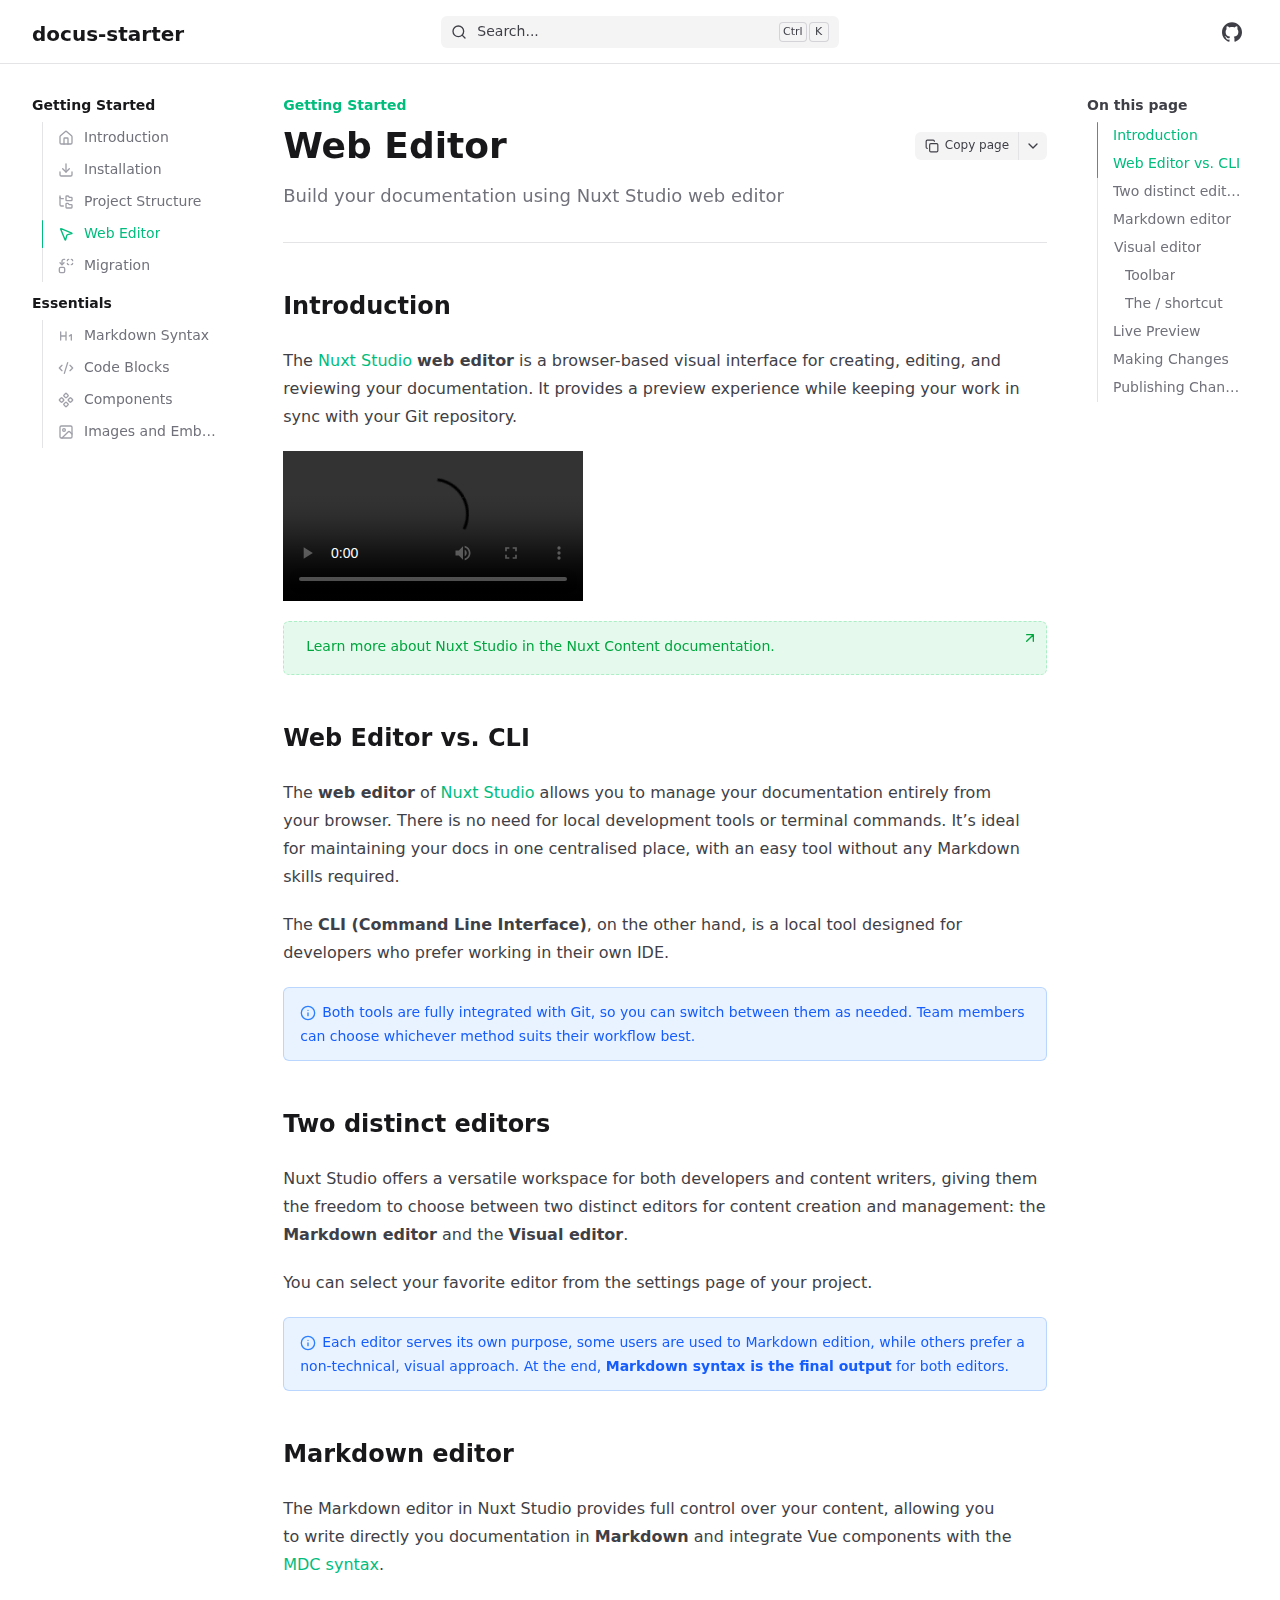
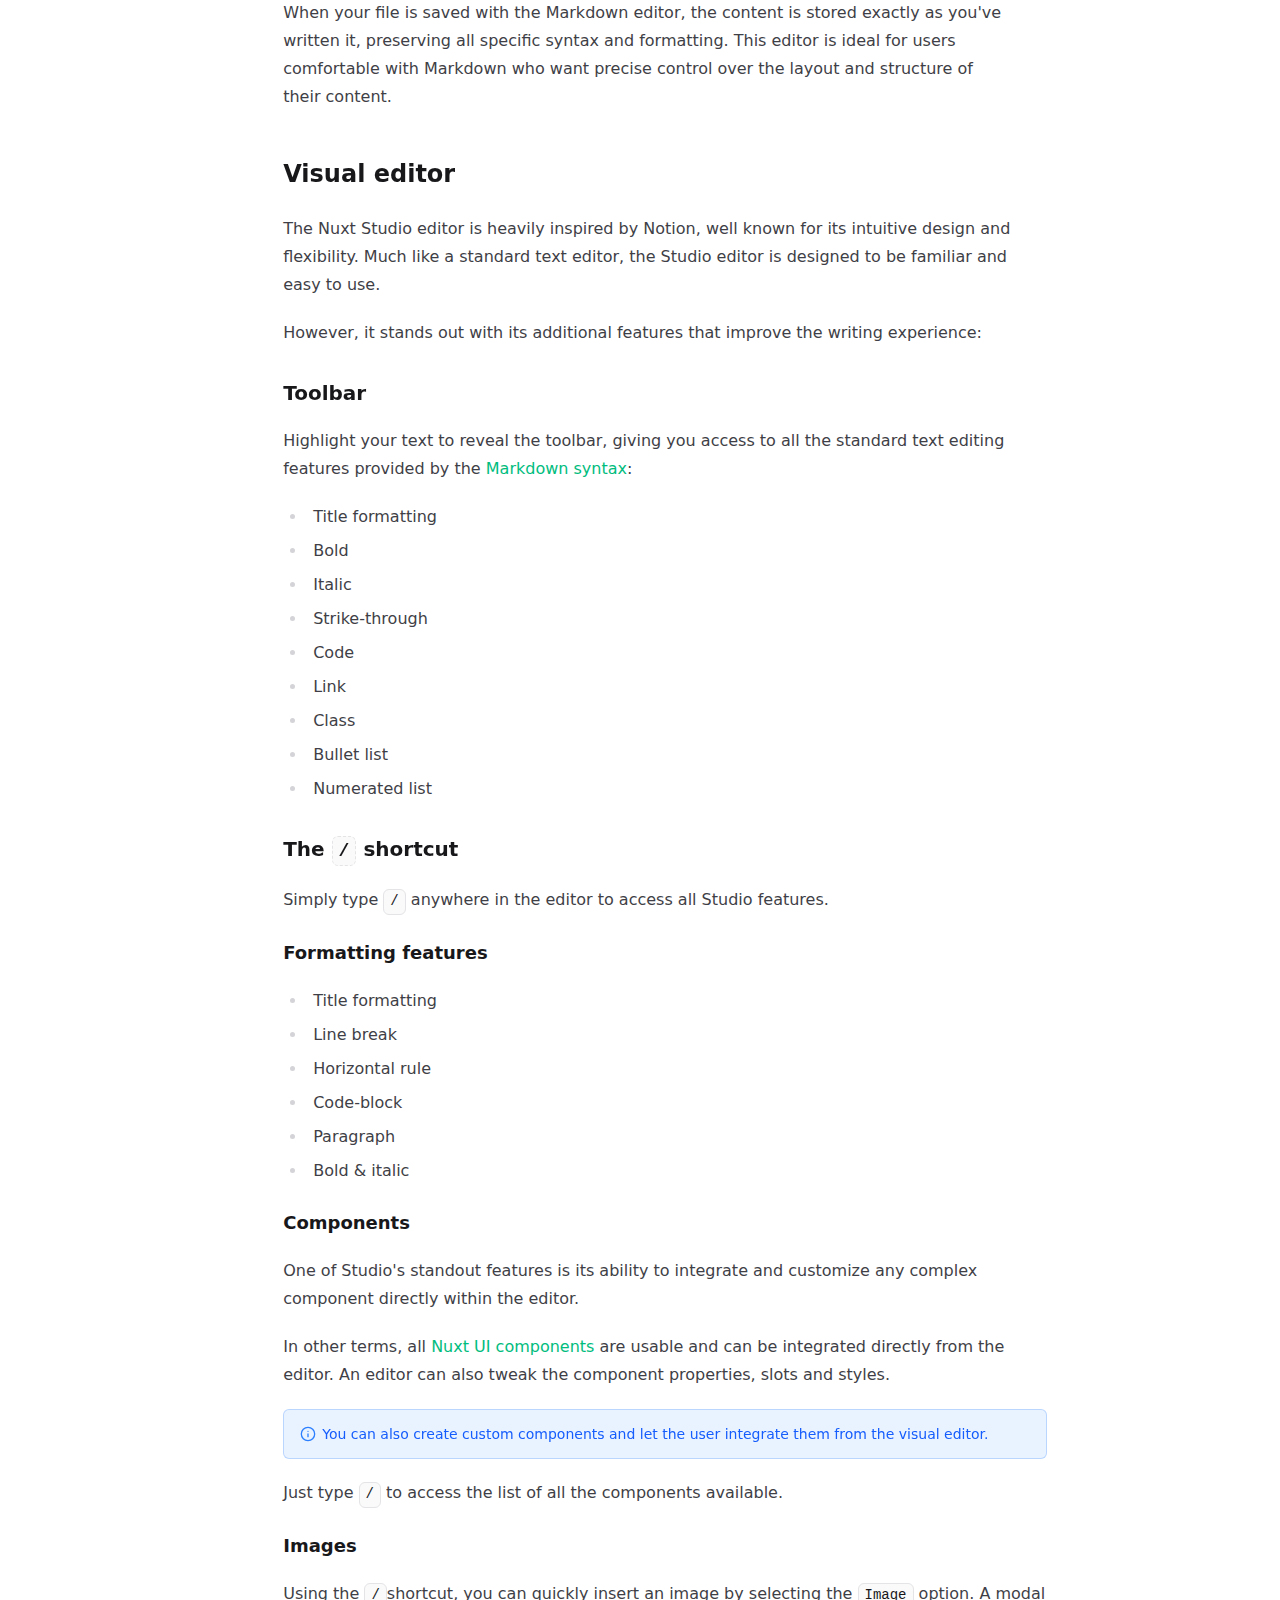
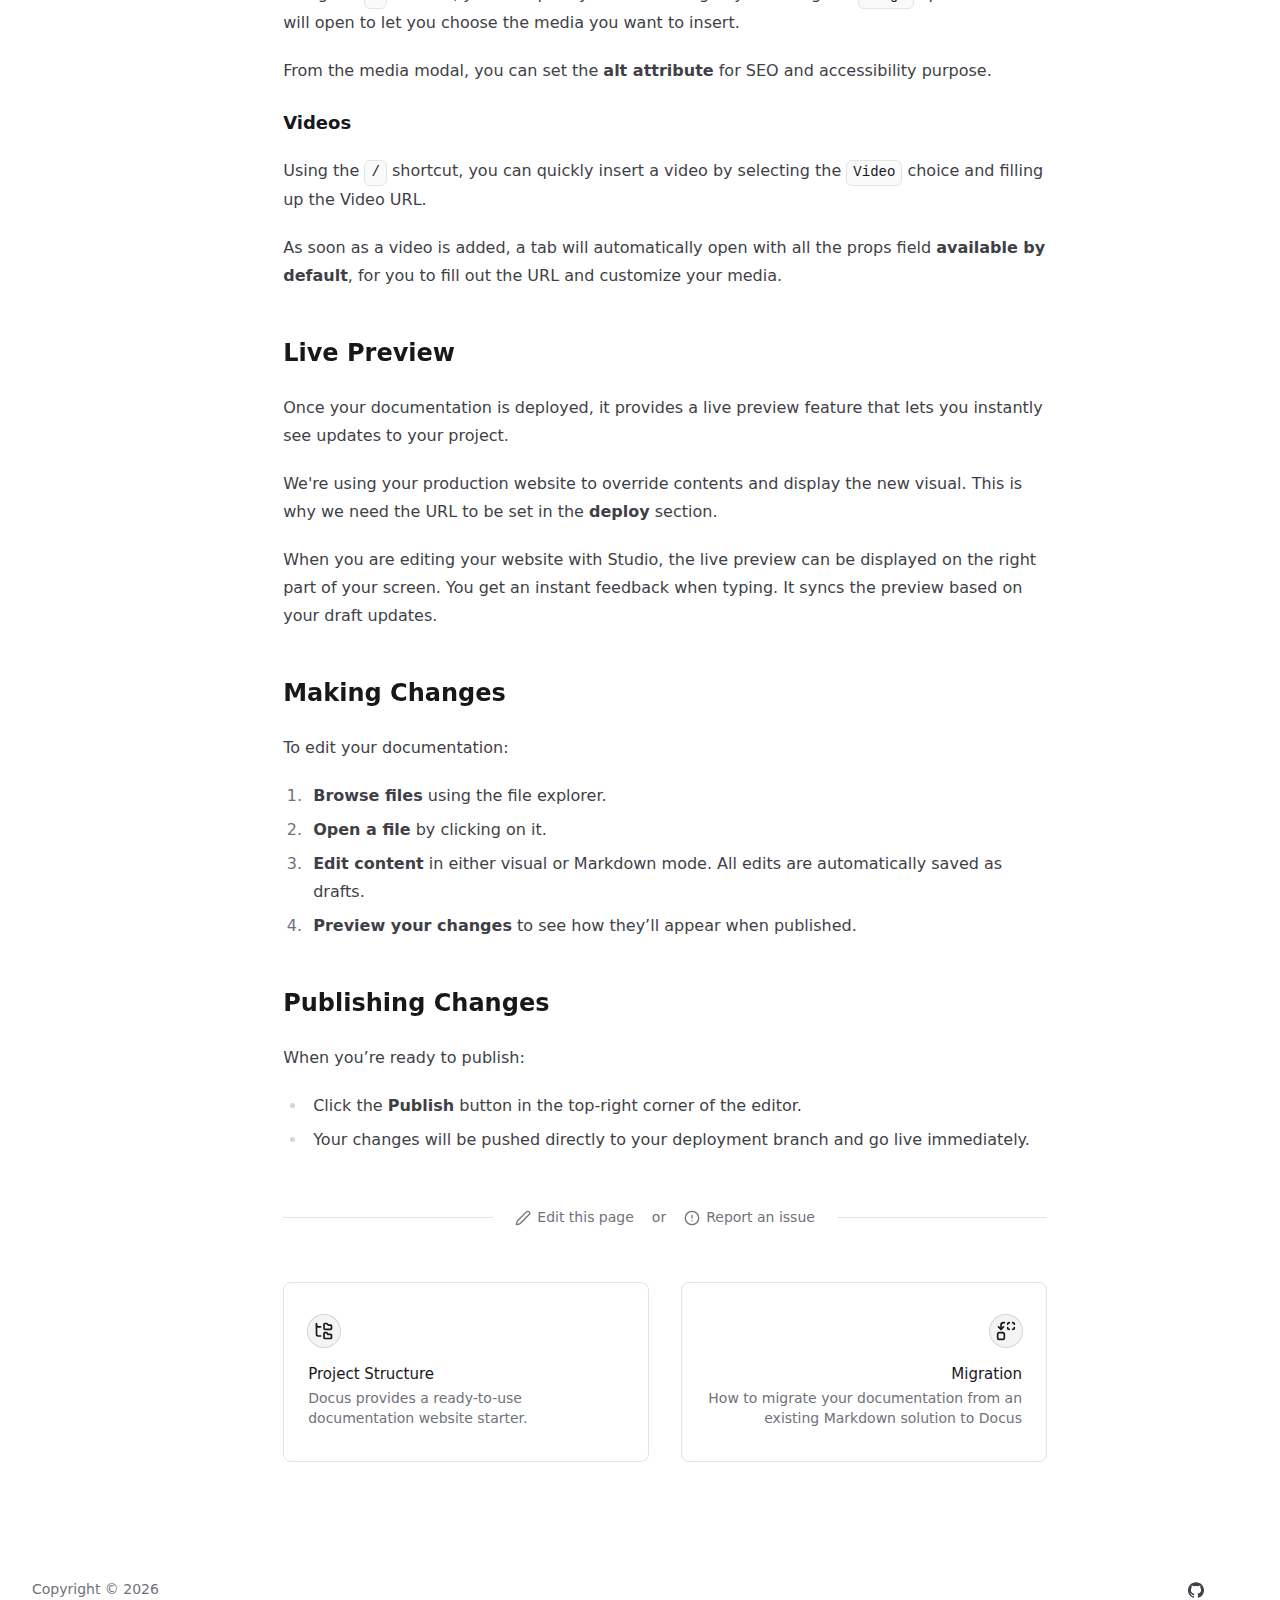
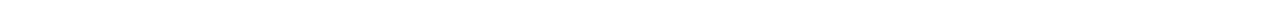
<file: getting-started/studio.html>
<!DOCTYPE html><html  lang="en" dir="ltr"><head><meta charset="utf-8"><meta name="viewport" content="width=device-width, initial-scale=1"><style id="nuxt-ui-colors">@layer base {
  :root {
  --ui-color-primary-50: var(--color-emerald-50, oklch(97.9% 0.021 166.113));
  --ui-color-primary-100: var(--color-emerald-100, oklch(95% 0.052 163.051));
  --ui-color-primary-200: var(--color-emerald-200, oklch(90.5% 0.093 164.15));
  --ui-color-primary-300: var(--color-emerald-300, oklch(84.5% 0.143 164.978));
  --ui-color-primary-400: var(--color-emerald-400, oklch(76.5% 0.177 163.223));
  --ui-color-primary-500: var(--color-emerald-500, oklch(69.6% 0.17 162.48));
  --ui-color-primary-600: var(--color-emerald-600, oklch(59.6% 0.145 163.225));
  --ui-color-primary-700: var(--color-emerald-700, oklch(50.8% 0.118 165.612));
  --ui-color-primary-800: var(--color-emerald-800, oklch(43.2% 0.095 166.913));
  --ui-color-primary-900: var(--color-emerald-900, oklch(37.8% 0.077 168.94));
  --ui-color-primary-950: var(--color-emerald-950, oklch(26.2% 0.051 172.552));
  --ui-color-secondary-50: var(--color-blue-50, oklch(97% 0.014 254.604));
  --ui-color-secondary-100: var(--color-blue-100, oklch(93.2% 0.032 255.585));
  --ui-color-secondary-200: var(--color-blue-200, oklch(88.2% 0.059 254.128));
  --ui-color-secondary-300: var(--color-blue-300, oklch(80.9% 0.105 251.813));
  --ui-color-secondary-400: var(--color-blue-400, oklch(70.7% 0.165 254.624));
  --ui-color-secondary-500: var(--color-blue-500, oklch(62.3% 0.214 259.815));
  --ui-color-secondary-600: var(--color-blue-600, oklch(54.6% 0.245 262.881));
  --ui-color-secondary-700: var(--color-blue-700, oklch(48.8% 0.243 264.376));
  --ui-color-secondary-800: var(--color-blue-800, oklch(42.4% 0.199 265.638));
  --ui-color-secondary-900: var(--color-blue-900, oklch(37.9% 0.146 265.522));
  --ui-color-secondary-950: var(--color-blue-950, oklch(28.2% 0.091 267.935));
  --ui-color-success-50: var(--color-green-50, oklch(98.2% 0.018 155.826));
  --ui-color-success-100: var(--color-green-100, oklch(96.2% 0.044 156.743));
  --ui-color-success-200: var(--color-green-200, oklch(92.5% 0.084 155.995));
  --ui-color-success-300: var(--color-green-300, oklch(87.1% 0.15 154.449));
  --ui-color-success-400: var(--color-green-400, oklch(79.2% 0.209 151.711));
  --ui-color-success-500: var(--color-green-500, oklch(72.3% 0.219 149.579));
  --ui-color-success-600: var(--color-green-600, oklch(62.7% 0.194 149.214));
  --ui-color-success-700: var(--color-green-700, oklch(52.7% 0.154 150.069));
  --ui-color-success-800: var(--color-green-800, oklch(44.8% 0.119 151.328));
  --ui-color-success-900: var(--color-green-900, oklch(39.3% 0.095 152.535));
  --ui-color-success-950: var(--color-green-950, oklch(26.6% 0.065 152.934));
  --ui-color-info-50: var(--color-blue-50, oklch(97% 0.014 254.604));
  --ui-color-info-100: var(--color-blue-100, oklch(93.2% 0.032 255.585));
  --ui-color-info-200: var(--color-blue-200, oklch(88.2% 0.059 254.128));
  --ui-color-info-300: var(--color-blue-300, oklch(80.9% 0.105 251.813));
  --ui-color-info-400: var(--color-blue-400, oklch(70.7% 0.165 254.624));
  --ui-color-info-500: var(--color-blue-500, oklch(62.3% 0.214 259.815));
  --ui-color-info-600: var(--color-blue-600, oklch(54.6% 0.245 262.881));
  --ui-color-info-700: var(--color-blue-700, oklch(48.8% 0.243 264.376));
  --ui-color-info-800: var(--color-blue-800, oklch(42.4% 0.199 265.638));
  --ui-color-info-900: var(--color-blue-900, oklch(37.9% 0.146 265.522));
  --ui-color-info-950: var(--color-blue-950, oklch(28.2% 0.091 267.935));
  --ui-color-warning-50: var(--color-yellow-50, oklch(98.7% 0.026 102.212));
  --ui-color-warning-100: var(--color-yellow-100, oklch(97.3% 0.071 103.193));
  --ui-color-warning-200: var(--color-yellow-200, oklch(94.5% 0.129 101.54));
  --ui-color-warning-300: var(--color-yellow-300, oklch(90.5% 0.182 98.111));
  --ui-color-warning-400: var(--color-yellow-400, oklch(85.2% 0.199 91.936));
  --ui-color-warning-500: var(--color-yellow-500, oklch(79.5% 0.184 86.047));
  --ui-color-warning-600: var(--color-yellow-600, oklch(68.1% 0.162 75.834));
  --ui-color-warning-700: var(--color-yellow-700, oklch(55.4% 0.135 66.442));
  --ui-color-warning-800: var(--color-yellow-800, oklch(47.6% 0.114 61.907));
  --ui-color-warning-900: var(--color-yellow-900, oklch(42.1% 0.095 57.708));
  --ui-color-warning-950: var(--color-yellow-950, oklch(28.6% 0.066 53.813));
  --ui-color-error-50: var(--color-red-50, oklch(97.1% 0.013 17.38));
  --ui-color-error-100: var(--color-red-100, oklch(93.6% 0.032 17.717));
  --ui-color-error-200: var(--color-red-200, oklch(88.5% 0.062 18.334));
  --ui-color-error-300: var(--color-red-300, oklch(80.8% 0.114 19.571));
  --ui-color-error-400: var(--color-red-400, oklch(70.4% 0.191 22.216));
  --ui-color-error-500: var(--color-red-500, oklch(63.7% 0.237 25.331));
  --ui-color-error-600: var(--color-red-600, oklch(57.7% 0.245 27.325));
  --ui-color-error-700: var(--color-red-700, oklch(50.5% 0.213 27.518));
  --ui-color-error-800: var(--color-red-800, oklch(44.4% 0.177 26.899));
  --ui-color-error-900: var(--color-red-900, oklch(39.6% 0.141 25.723));
  --ui-color-error-950: var(--color-red-950, oklch(25.8% 0.092 26.042));
  --ui-color-neutral-50: var(--color-zinc-50, oklch(98.5% 0 0));
  --ui-color-neutral-100: var(--color-zinc-100, oklch(96.7% 0.001 286.375));
  --ui-color-neutral-200: var(--color-zinc-200, oklch(92% 0.004 286.32));
  --ui-color-neutral-300: var(--color-zinc-300, oklch(87.1% 0.006 286.286));
  --ui-color-neutral-400: var(--color-zinc-400, oklch(70.5% 0.015 286.067));
  --ui-color-neutral-500: var(--color-zinc-500, oklch(55.2% 0.016 285.938));
  --ui-color-neutral-600: var(--color-zinc-600, oklch(44.2% 0.017 285.786));
  --ui-color-neutral-700: var(--color-zinc-700, oklch(37% 0.013 285.805));
  --ui-color-neutral-800: var(--color-zinc-800, oklch(27.4% 0.006 286.033));
  --ui-color-neutral-900: var(--color-zinc-900, oklch(21% 0.006 285.885));
  --ui-color-neutral-950: var(--color-zinc-950, oklch(14.1% 0.005 285.823));
  }
  :root, .light {
  --ui-primary: var(--ui-color-primary-500);
  --ui-secondary: var(--ui-color-secondary-500);
  --ui-success: var(--ui-color-success-500);
  --ui-info: var(--ui-color-info-500);
  --ui-warning: var(--ui-color-warning-500);
  --ui-error: var(--ui-color-error-500);
  }
  .dark {
  --ui-primary: var(--ui-color-primary-400);
  --ui-secondary: var(--ui-color-secondary-400);
  --ui-success: var(--ui-color-success-400);
  --ui-info: var(--ui-color-info-400);
  --ui-warning: var(--ui-color-warning-400);
  --ui-error: var(--ui-color-error-400);
  }
}</style><script type="importmap">{"imports":{"#entry":"/_nuxt/Cw0jDqBl.js"}}</script><title>Web Editor - docus-starter</title><link rel="stylesheet" href="/_nuxt/entry.CTtLAxfM.css" crossorigin><style>@layer components {:where(.i-lucide\:alert-circle){display:inline-block;width:1em;height:1em;background-color:currentColor;-webkit-mask-image:var(--svg);mask-image:var(--svg);-webkit-mask-repeat:no-repeat;mask-repeat:no-repeat;-webkit-mask-size:100% 100%;mask-size:100% 100%;--svg:url("data:image/svg+xml,%3Csvg xmlns='http://www.w3.org/2000/svg' viewBox='0 0 24 24' width='24' height='24'%3E%3Cg fill='none' stroke='black' stroke-linecap='round' stroke-linejoin='round' stroke-width='2'%3E%3Ccircle cx='12' cy='12' r='10'/%3E%3Cpath d='M12 8v4m0 4h.01'/%3E%3C/g%3E%3C/svg%3E")}:where(.i-lucide\:arrow-up-right){display:inline-block;width:1em;height:1em;background-color:currentColor;-webkit-mask-image:var(--svg);mask-image:var(--svg);-webkit-mask-repeat:no-repeat;mask-repeat:no-repeat;-webkit-mask-size:100% 100%;mask-size:100% 100%;--svg:url("data:image/svg+xml,%3Csvg xmlns='http://www.w3.org/2000/svg' viewBox='0 0 24 24' width='24' height='24'%3E%3Cpath fill='none' stroke='black' stroke-linecap='round' stroke-linejoin='round' stroke-width='2' d='M7 7h10v10M7 17L17 7'/%3E%3C/svg%3E")}:where(.i-lucide\:chevron-down){display:inline-block;width:1em;height:1em;background-color:currentColor;-webkit-mask-image:var(--svg);mask-image:var(--svg);-webkit-mask-repeat:no-repeat;mask-repeat:no-repeat;-webkit-mask-size:100% 100%;mask-size:100% 100%;--svg:url("data:image/svg+xml,%3Csvg xmlns='http://www.w3.org/2000/svg' viewBox='0 0 24 24' width='24' height='24'%3E%3Cpath fill='none' stroke='black' stroke-linecap='round' stroke-linejoin='round' stroke-width='2' d='m6 9l6 6l6-6'/%3E%3C/svg%3E")}:where(.i-lucide\:code-xml){display:inline-block;width:1em;height:1em;background-color:currentColor;-webkit-mask-image:var(--svg);mask-image:var(--svg);-webkit-mask-repeat:no-repeat;mask-repeat:no-repeat;-webkit-mask-size:100% 100%;mask-size:100% 100%;--svg:url("data:image/svg+xml,%3Csvg xmlns='http://www.w3.org/2000/svg' viewBox='0 0 24 24' width='24' height='24'%3E%3Cpath fill='none' stroke='black' stroke-linecap='round' stroke-linejoin='round' stroke-width='2' d='m18 16l4-4l-4-4M6 8l-4 4l4 4m8.5-12l-5 16'/%3E%3C/svg%3E")}:where(.i-lucide\:component){display:inline-block;width:1em;height:1em;background-color:currentColor;-webkit-mask-image:var(--svg);mask-image:var(--svg);-webkit-mask-repeat:no-repeat;mask-repeat:no-repeat;-webkit-mask-size:100% 100%;mask-size:100% 100%;--svg:url("data:image/svg+xml,%3Csvg xmlns='http://www.w3.org/2000/svg' viewBox='0 0 24 24' width='24' height='24'%3E%3Cpath fill='none' stroke='black' stroke-linecap='round' stroke-linejoin='round' stroke-width='2' d='M15.536 11.293a1 1 0 0 0 0 1.414l2.376 2.377a1 1 0 0 0 1.414 0l2.377-2.377a1 1 0 0 0 0-1.414l-2.377-2.377a1 1 0 0 0-1.414 0zm-13.239 0a1 1 0 0 0 0 1.414l2.377 2.377a1 1 0 0 0 1.414 0l2.377-2.377a1 1 0 0 0 0-1.414L6.088 8.916a1 1 0 0 0-1.414 0zm6.619 6.619a1 1 0 0 0 0 1.415l2.377 2.376a1 1 0 0 0 1.414 0l2.377-2.376a1 1 0 0 0 0-1.415l-2.377-2.376a1 1 0 0 0-1.414 0zm0-13.238a1 1 0 0 0 0 1.414l2.377 2.376a1 1 0 0 0 1.414 0l2.377-2.376a1 1 0 0 0 0-1.414l-2.377-2.377a1 1 0 0 0-1.414 0z'/%3E%3C/svg%3E")}:where(.i-lucide\:copy){display:inline-block;width:1em;height:1em;background-color:currentColor;-webkit-mask-image:var(--svg);mask-image:var(--svg);-webkit-mask-repeat:no-repeat;mask-repeat:no-repeat;-webkit-mask-size:100% 100%;mask-size:100% 100%;--svg:url("data:image/svg+xml,%3Csvg xmlns='http://www.w3.org/2000/svg' viewBox='0 0 24 24' width='24' height='24'%3E%3Cg fill='none' stroke='black' stroke-linecap='round' stroke-linejoin='round' stroke-width='2'%3E%3Crect width='14' height='14' x='8' y='8' rx='2' ry='2'/%3E%3Cpath d='M4 16c-1.1 0-2-.9-2-2V4c0-1.1.9-2 2-2h10c1.1 0 2 .9 2 2'/%3E%3C/g%3E%3C/svg%3E")}:where(.i-lucide\:download){display:inline-block;width:1em;height:1em;background-color:currentColor;-webkit-mask-image:var(--svg);mask-image:var(--svg);-webkit-mask-repeat:no-repeat;mask-repeat:no-repeat;-webkit-mask-size:100% 100%;mask-size:100% 100%;--svg:url("data:image/svg+xml,%3Csvg xmlns='http://www.w3.org/2000/svg' viewBox='0 0 24 24' width='24' height='24'%3E%3Cg fill='none' stroke='black' stroke-linecap='round' stroke-linejoin='round' stroke-width='2'%3E%3Cpath d='M12 15V3m9 12v4a2 2 0 0 1-2 2H5a2 2 0 0 1-2-2v-4'/%3E%3Cpath d='m7 10l5 5l5-5'/%3E%3C/g%3E%3C/svg%3E")}:where(.i-lucide\:folder-tree){display:inline-block;width:1em;height:1em;background-color:currentColor;-webkit-mask-image:var(--svg);mask-image:var(--svg);-webkit-mask-repeat:no-repeat;mask-repeat:no-repeat;-webkit-mask-size:100% 100%;mask-size:100% 100%;--svg:url("data:image/svg+xml,%3Csvg xmlns='http://www.w3.org/2000/svg' viewBox='0 0 24 24' width='24' height='24'%3E%3Cg fill='none' stroke='black' stroke-linecap='round' stroke-linejoin='round' stroke-width='2'%3E%3Cpath d='M20 10a1 1 0 0 0 1-1V6a1 1 0 0 0-1-1h-2.5a1 1 0 0 1-.8-.4l-.9-1.2A1 1 0 0 0 15 3h-2a1 1 0 0 0-1 1v5a1 1 0 0 0 1 1Zm0 11a1 1 0 0 0 1-1v-3a1 1 0 0 0-1-1h-2.9a1 1 0 0 1-.88-.55l-.42-.85a1 1 0 0 0-.92-.6H13a1 1 0 0 0-1 1v5a1 1 0 0 0 1 1ZM3 5a2 2 0 0 0 2 2h3'/%3E%3Cpath d='M3 3v13a2 2 0 0 0 2 2h3'/%3E%3C/g%3E%3C/svg%3E")}:where(.i-lucide\:hash){display:inline-block;width:1em;height:1em;background-color:currentColor;-webkit-mask-image:var(--svg);mask-image:var(--svg);-webkit-mask-repeat:no-repeat;mask-repeat:no-repeat;-webkit-mask-size:100% 100%;mask-size:100% 100%;--svg:url("data:image/svg+xml,%3Csvg xmlns='http://www.w3.org/2000/svg' viewBox='0 0 24 24' width='24' height='24'%3E%3Cpath fill='none' stroke='black' stroke-linecap='round' stroke-linejoin='round' stroke-width='2' d='M4 9h16M4 15h16M10 3L8 21m8-18l-2 18'/%3E%3C/svg%3E")}:where(.i-lucide\:heading-1){display:inline-block;width:1em;height:1em;background-color:currentColor;-webkit-mask-image:var(--svg);mask-image:var(--svg);-webkit-mask-repeat:no-repeat;mask-repeat:no-repeat;-webkit-mask-size:100% 100%;mask-size:100% 100%;--svg:url("data:image/svg+xml,%3Csvg xmlns='http://www.w3.org/2000/svg' viewBox='0 0 24 24' width='24' height='24'%3E%3Cpath fill='none' stroke='black' stroke-linecap='round' stroke-linejoin='round' stroke-width='2' d='M4 12h8m-8 6V6m8 12V6m5 6l3-2v8'/%3E%3C/svg%3E")}:where(.i-lucide\:house){display:inline-block;width:1em;height:1em;background-color:currentColor;-webkit-mask-image:var(--svg);mask-image:var(--svg);-webkit-mask-repeat:no-repeat;mask-repeat:no-repeat;-webkit-mask-size:100% 100%;mask-size:100% 100%;--svg:url("data:image/svg+xml,%3Csvg xmlns='http://www.w3.org/2000/svg' viewBox='0 0 24 24' width='24' height='24'%3E%3Cg fill='none' stroke='black' stroke-linecap='round' stroke-linejoin='round' stroke-width='2'%3E%3Cpath d='M15 21v-8a1 1 0 0 0-1-1h-4a1 1 0 0 0-1 1v8'/%3E%3Cpath d='M3 10a2 2 0 0 1 .709-1.528l7-6a2 2 0 0 1 2.582 0l7 6A2 2 0 0 1 21 10v9a2 2 0 0 1-2 2H5a2 2 0 0 1-2-2z'/%3E%3C/g%3E%3C/svg%3E")}:where(.i-lucide\:image){display:inline-block;width:1em;height:1em;background-color:currentColor;-webkit-mask-image:var(--svg);mask-image:var(--svg);-webkit-mask-repeat:no-repeat;mask-repeat:no-repeat;-webkit-mask-size:100% 100%;mask-size:100% 100%;--svg:url("data:image/svg+xml,%3Csvg xmlns='http://www.w3.org/2000/svg' viewBox='0 0 24 24' width='24' height='24'%3E%3Cg fill='none' stroke='black' stroke-linecap='round' stroke-linejoin='round' stroke-width='2'%3E%3Crect width='18' height='18' x='3' y='3' rx='2' ry='2'/%3E%3Ccircle cx='9' cy='9' r='2'/%3E%3Cpath d='m21 15l-3.086-3.086a2 2 0 0 0-2.828 0L6 21'/%3E%3C/g%3E%3C/svg%3E")}:where(.i-lucide\:info){display:inline-block;width:1em;height:1em;background-color:currentColor;-webkit-mask-image:var(--svg);mask-image:var(--svg);-webkit-mask-repeat:no-repeat;mask-repeat:no-repeat;-webkit-mask-size:100% 100%;mask-size:100% 100%;--svg:url("data:image/svg+xml,%3Csvg xmlns='http://www.w3.org/2000/svg' viewBox='0 0 24 24' width='24' height='24'%3E%3Cg fill='none' stroke='black' stroke-linecap='round' stroke-linejoin='round' stroke-width='2'%3E%3Ccircle cx='12' cy='12' r='10'/%3E%3Cpath d='M12 16v-4m0-4h.01'/%3E%3C/g%3E%3C/svg%3E")}:where(.i-lucide\:mouse-pointer-2){display:inline-block;width:1em;height:1em;background-color:currentColor;-webkit-mask-image:var(--svg);mask-image:var(--svg);-webkit-mask-repeat:no-repeat;mask-repeat:no-repeat;-webkit-mask-size:100% 100%;mask-size:100% 100%;--svg:url("data:image/svg+xml,%3Csvg xmlns='http://www.w3.org/2000/svg' viewBox='0 0 24 24' width='24' height='24'%3E%3Cpath fill='none' stroke='black' stroke-linecap='round' stroke-linejoin='round' stroke-width='2' d='M4.037 4.688a.495.495 0 0 1 .651-.651l16 6.5a.5.5 0 0 1-.063.947l-6.124 1.58a2 2 0 0 0-1.438 1.435l-1.579 6.126a.5.5 0 0 1-.947.063z'/%3E%3C/svg%3E")}:where(.i-lucide\:pen){display:inline-block;width:1em;height:1em;background-color:currentColor;-webkit-mask-image:var(--svg);mask-image:var(--svg);-webkit-mask-repeat:no-repeat;mask-repeat:no-repeat;-webkit-mask-size:100% 100%;mask-size:100% 100%;--svg:url("data:image/svg+xml,%3Csvg xmlns='http://www.w3.org/2000/svg' viewBox='0 0 24 24' width='24' height='24'%3E%3Cpath fill='none' stroke='black' stroke-linecap='round' stroke-linejoin='round' stroke-width='2' d='M21.174 6.812a1 1 0 0 0-3.986-3.987L3.842 16.174a2 2 0 0 0-.5.83l-1.321 4.352a.5.5 0 0 0 .623.622l4.353-1.32a2 2 0 0 0 .83-.497z'/%3E%3C/svg%3E")}:where(.i-lucide\:replace){display:inline-block;width:1em;height:1em;background-color:currentColor;-webkit-mask-image:var(--svg);mask-image:var(--svg);-webkit-mask-repeat:no-repeat;mask-repeat:no-repeat;-webkit-mask-size:100% 100%;mask-size:100% 100%;--svg:url("data:image/svg+xml,%3Csvg xmlns='http://www.w3.org/2000/svg' viewBox='0 0 24 24' width='24' height='24'%3E%3Cg fill='none' stroke='black' stroke-linecap='round' stroke-linejoin='round' stroke-width='2'%3E%3Cpath d='M14 4a2 2 0 0 1 2-2m0 8a2 2 0 0 1-2-2m6-6a2 2 0 0 1 2 2m0 4a2 2 0 0 1-2 2M3 7l3 3l3-3'/%3E%3Cpath d='M6 10V5a3 3 0 0 1 3-3h1'/%3E%3Crect width='8' height='8' x='2' y='14' rx='2'/%3E%3C/g%3E%3C/svg%3E")}:where(.i-lucide\:search){display:inline-block;width:1em;height:1em;background-color:currentColor;-webkit-mask-image:var(--svg);mask-image:var(--svg);-webkit-mask-repeat:no-repeat;mask-repeat:no-repeat;-webkit-mask-size:100% 100%;mask-size:100% 100%;--svg:url("data:image/svg+xml,%3Csvg xmlns='http://www.w3.org/2000/svg' viewBox='0 0 24 24' width='24' height='24'%3E%3Cg fill='none' stroke='black' stroke-linecap='round' stroke-linejoin='round' stroke-width='2'%3E%3Cpath d='m21 21l-4.34-4.34'/%3E%3Ccircle cx='11' cy='11' r='8'/%3E%3C/g%3E%3C/svg%3E")}:where(.i-simple-icons\:github){display:inline-block;width:1em;height:1em;background-color:currentColor;-webkit-mask-image:var(--svg);mask-image:var(--svg);-webkit-mask-repeat:no-repeat;mask-repeat:no-repeat;-webkit-mask-size:100% 100%;mask-size:100% 100%;--svg:url("data:image/svg+xml,%3Csvg xmlns='http://www.w3.org/2000/svg' viewBox='0 0 24 24' width='24' height='24'%3E%3Cpath fill='black' d='M12 .297c-6.63 0-12 5.373-12 12c0 5.303 3.438 9.8 8.205 11.385c.6.113.82-.258.82-.577c0-.285-.01-1.04-.015-2.04c-3.338.724-4.042-1.61-4.042-1.61C4.422 18.07 3.633 17.7 3.633 17.7c-1.087-.744.084-.729.084-.729c1.205.084 1.838 1.236 1.838 1.236c1.07 1.835 2.809 1.305 3.495.998c.108-.776.417-1.305.76-1.605c-2.665-.3-5.466-1.332-5.466-5.93c0-1.31.465-2.38 1.235-3.22c-.135-.303-.54-1.523.105-3.176c0 0 1.005-.322 3.3 1.23c.96-.267 1.98-.399 3-.405c1.02.006 2.04.138 3 .405c2.28-1.552 3.285-1.23 3.285-1.23c.645 1.653.24 2.873.12 3.176c.765.84 1.23 1.91 1.23 3.22c0 4.61-2.805 5.625-5.475 5.92c.42.36.81 1.096.81 2.22c0 1.606-.015 2.896-.015 3.286c0 .315.21.69.825.57C20.565 22.092 24 17.592 24 12.297c0-6.627-5.373-12-12-12'/%3E%3C/svg%3E")}}</style><link rel="preload" as="fetch" crossorigin="anonymous" href="/getting-started/studio/_payload.json?36274c3b-7b44-4a5d-a80c-6942f8658660"><link rel="modulepreload" as="script" crossorigin href="/_nuxt/Cw0jDqBl.js"><link rel="modulepreload" as="script" crossorigin href="/_nuxt/BpH6akjA.js"><link rel="modulepreload" as="script" crossorigin href="/_nuxt/DbtlJOqV.js"><link rel="modulepreload" as="script" crossorigin href="/_nuxt/CePV0pSb.js"><link rel="modulepreload" as="script" crossorigin href="/_nuxt/CWzI3TbW.js"><link rel="modulepreload" as="script" crossorigin href="/_nuxt/BN_7HF1G.js"><link rel="modulepreload" as="script" crossorigin href="/_nuxt/DpCTlY-H.js"><link rel="modulepreload" as="script" crossorigin href="/_nuxt/UV2TsU4X.js"><link rel="modulepreload" as="script" crossorigin href="/_nuxt/Cfu7gret.js"><link rel="modulepreload" as="script" crossorigin href="/_nuxt/CSH_ViAd.js"><link rel="modulepreload" as="script" crossorigin href="/_nuxt/BJ8Rr5b9.js"><link rel="modulepreload" as="script" crossorigin href="/_nuxt/tijRrzkl.js"><link rel="modulepreload" as="script" crossorigin href="/_nuxt/i2p3OsXi.js"><link rel="modulepreload" as="script" crossorigin href="/_nuxt/CrHTvp_v.js"><link rel="modulepreload" as="script" crossorigin href="/_nuxt/DCscFIK0.js"><link rel="modulepreload" as="script" crossorigin href="/_nuxt/CiS7vzDN.js"><link rel="modulepreload" as="script" crossorigin href="/_nuxt/CUBXs9yN.js"><link rel="modulepreload" as="script" crossorigin href="/_nuxt/DWoyacC4.js"><link rel="modulepreload" as="script" crossorigin href="/_nuxt/DsuNdEu8.js"><link rel="modulepreload" as="script" crossorigin href="/_nuxt/B6-XkLLo.js"><link rel="preload" as="fetch" fetchpriority="low" crossorigin="anonymous" href="/_nuxt/builds/meta/36274c3b-7b44-4a5d-a80c-6942f8658660.json"><link rel="prefetch" as="style" crossorigin href="/_nuxt/index.BwTBaIXH.css"><link rel="prefetch" as="script" crossorigin href="/_nuxt/CDGLoiVN.js"><link rel="prefetch" as="script" crossorigin href="/_nuxt/CusHSXvX.js"><link rel="prefetch" as="script" crossorigin href="/_nuxt/x2qOVow4.js"><link rel="prefetch" as="script" crossorigin href="/_nuxt/lDCt5PN4.js"><meta property="og:image" content="/__og-image__/static/getting-started/studio/og.png"><meta property="og:image:type" content="image/png"><meta name="twitter:card" content="summary_large_image"><meta name="twitter:image" content="/__og-image__/static/getting-started/studio/og.png"><meta name="twitter:image:src" content="/__og-image__/static/getting-started/studio/og.png"><meta property="og:image:width" content="1200"><meta name="twitter:image:width" content="1200"><meta property="og:image:height" content="600"><meta name="twitter:image:height" content="600"><meta name="robots" content="index, follow, max-image-preview:large, max-snippet:-1, max-video-preview:-1"><link rel="icon" href="/favicon.ico"><meta name="description" content="Build your documentation using Nuxt Studio web editor"><meta property="og:site_name" content="docus-starter"><meta property="og:title" content="Web Editor"><meta property="og:description" content="Build your documentation using Nuxt Studio web editor"><script type="module" src="/_nuxt/Cw0jDqBl.js" crossorigin></script><script>"use strict";(()=>{const t=window,e=document.documentElement,c=["dark","light"],n=getStorageValue("localStorage","nuxt-color-mode")||"system";let i=n==="system"?u():n;const r=e.getAttribute("data-color-mode-forced");r&&(i=r),l(i),t["__NUXT_COLOR_MODE__"]={preference:n,value:i,getColorScheme:u,addColorScheme:l,removeColorScheme:d};function l(o){const s=""+o+"",a="";e.classList?e.classList.add(s):e.className+=" "+s,a&&e.setAttribute("data-"+a,o)}function d(o){const s=""+o+"",a="";e.classList?e.classList.remove(s):e.className=e.className.replace(new RegExp(s,"g"),""),a&&e.removeAttribute("data-"+a)}function f(o){return t.matchMedia("(prefers-color-scheme"+o+")")}function u(){if(t.matchMedia&&f("").media!=="not all"){for(const o of c)if(f(":"+o).matches)return o}return"light"}})();function getStorageValue(t,e){switch(t){case"localStorage":return window.localStorage.getItem(e);case"sessionStorage":return window.sessionStorage.getItem(e);case"cookie":return getCookie(e);default:return null}}function getCookie(t){const c=("; "+window.document.cookie).split("; "+t+"=");if(c.length===2)return c.pop()?.split(";").shift()}</script></head><body><div id="__nuxt" class="isolate"><!--[--><!--[--><!--[--><!--[--><!--[--><div class="nuxt-loading-indicator" style="position:fixed;top:0;right:0;left:0;pointer-events:none;width:auto;height:3px;opacity:0;background:var(--ui-primary);background-size:0% auto;transform:scaleX(0%);transform-origin:left;transition:transform 0.1s, height 0.4s, opacity 0.4s;z-index:999999;"></div><!--[--><!--[--><!----><!----><!----><header class="bg-default/75 backdrop-blur border-b border-default h-(--ui-header-height) sticky top-0 z-50"><!--[--><!--]--><div class="w-full max-w-(--ui-container) mx-auto px-4 sm:px-6 lg:px-8 flex items-center justify-between gap-3 h-full"><!--[--><div class="lg:flex-1 flex items-center gap-1.5"><!----><!--[--><a href="/" aria-label="docus-starter" class="focus-visible:outline-primary hover:text-default transition-colors shrink-0 font-bold text-xl text-highlighted flex items-end gap-1.5"><!--[--><!--[--><!--[--><span class="h-6 w-auto shrink-0">docus-starter</span><!--]--><!--]--><!--]--></a><!--]--></div><div class="hidden lg:flex flex-1"><!--[--><!--[--><!----><!--[--><!--[--><button type="button" class="rounded-md font-medium inline-flex items-center disabled:cursor-not-allowed aria-disabled:cursor-not-allowed disabled:opacity-75 aria-disabled:opacity-75 transition-colors px-2.5 py-1.5 text-sm gap-1.5 text-default bg-elevated hover:bg-accented/75 active:bg-accented/75 focus:outline-none focus-visible:bg-accented/75 disabled:bg-elevated aria-disabled:bg-elevated w-full"><!--[--><!--[--><span class="iconify i-lucide:search shrink-0 size-4 mr-1" aria-hidden="true" style=""></span><!--]--><!--[--><span class="truncate">Search...</span><!--]--><!--[--><div class="hidden lg:flex items-center gap-0.5 ms-auto"><!--[--><!--[--><kbd class="inline-flex items-center justify-center px-1 rounded-sm font-medium font-sans h-5 min-w-[20px] text-[11px] ring ring-inset ring-accented text-default bg-elevated"><!--[--> <!--]--></kbd><kbd class="inline-flex items-center justify-center px-1 rounded-sm font-medium font-sans h-5 min-w-[20px] text-[11px] ring ring-inset ring-accented text-default bg-elevated"><!--[-->K<!--]--></kbd><!--]--><!--]--></div><!--]--><!--]--></button><!--]--><!--]--><!--]--><!--]--></div><div class="flex items-center justify-end lg:flex-1 gap-1.5"><!--[--><div></div><!----><!--[--><!----><!--[--><!--[--><button type="button" aria-label="Search..." class="rounded-md font-medium inline-flex items-center disabled:cursor-not-allowed aria-disabled:cursor-not-allowed disabled:opacity-75 aria-disabled:opacity-75 transition-colors text-sm gap-1.5 text-default hover:bg-elevated active:bg-elevated focus:outline-none focus-visible:bg-elevated hover:disabled:bg-transparent dark:hover:disabled:bg-transparent hover:aria-disabled:bg-transparent dark:hover:aria-disabled:bg-transparent p-1.5 lg:hidden"><!--[--><!--[--><span class="iconify i-lucide:search shrink-0 size-5" aria-hidden="true" style=""></span><!--]--><!--[--><!----><!--]--><!--[--><!----><!--]--><!--]--></button><!--]--><!--]--><!--]--><!--[--><div class="h-8 w-8 animate-pulse bg-neutral-200 dark:bg-neutral-800 rounded-md"></div><!--]--><!--[--><!--[--><!--[--><a href="https://github.com/warrenstapleton/warren-docus" rel="noopener noreferrer" target="_blank" aria-label="GitHub" class="rounded-md font-medium inline-flex items-center disabled:cursor-not-allowed aria-disabled:cursor-not-allowed disabled:opacity-75 aria-disabled:opacity-75 transition-colors text-sm gap-1.5 text-default hover:bg-elevated active:bg-elevated focus:outline-none focus-visible:bg-elevated hover:disabled:bg-transparent dark:hover:disabled:bg-transparent hover:aria-disabled:bg-transparent dark:hover:aria-disabled:bg-transparent p-1.5"><!--[--><!--[--><span class="iconify i-simple-icons:github shrink-0 size-5" aria-hidden="true" style=""></span><!--]--><!--[--><!----><!--]--><!--[--><!----><!--]--><!--]--></a><!--]--><!--]--><!--]--><!--]--><!--[--><!--[--><!--[--><button type="button" class="rounded-md font-medium inline-flex items-center disabled:cursor-not-allowed aria-disabled:cursor-not-allowed disabled:opacity-75 aria-disabled:opacity-75 transition-colors text-xs gap-1.5 text-default hover:bg-elevated active:bg-elevated focus:outline-none focus-visible:bg-elevated hover:disabled:bg-transparent dark:hover:disabled:bg-transparent hover:aria-disabled:bg-transparent dark:hover:aria-disabled:bg-transparent p-1.5 -me-1.5 lg:hidden"><!--[--><!--[--><!----><!--]--><!--[--><svg xmlns="http://www.w3.org/2000/svg" class="size-5" viewBox="0 0 24 24" fill="none" stroke="currentColor" stroke-width="2" stroke-linecap="round" stroke-linejoin="round"><line x1="4" y1="6" x2="20" y2="6" class="outline-none"></line><line x1="4" y1="12" x2="20" y2="12" class="outline-none"></line><line x1="4" y1="18" x2="20" y2="18" class="outline-none"></line></svg><!--]--><!--[--><!----><!--]--><!--]--></button><!--]--><!--]--><!--]--></div><!--]--></div><!--[--><!--]--></header><!--[--><!----><!--v-if--><!--]--><!--]--><main class="min-h-[calc(100vh-var(--ui-header-height))]"><!--[--><div class="w-full max-w-(--ui-container) mx-auto px-4 sm:px-6 lg:px-8"><!--[--><div class="flex flex-col lg:grid lg:grid-cols-10 lg:gap-10"><aside class="hidden overflow-y-auto lg:block lg:max-h-[calc(100vh-var(--ui-header-height))] lg:sticky lg:top-(--ui-header-height) py-8 lg:ps-4 lg:-ms-4 lg:pe-6.5 lg:col-span-2"><div class="relative"><!----><!--[--><div></div><!--[--><!----><nav><ul class="isolate -mx-2.5 -mt-1.5"><!--[--><!--[--><!--[--><li data-state="open" data-orientation="vertical" class="flex flex-col data-[state=open]:mb-1.5"><!--[--><!--[--><button type="button" aria-controls aria-expanded="true" data-state="open" id="reka-accordion-trigger-v-0-0-0" data-reka-collection-item data-orientation="vertical" class="group relative w-full px-2.5 py-1.5 before:inset-y-px before:inset-x-0 flex items-center gap-1.5 text-sm before:absolute before:z-[-1] before:rounded-md focus:outline-none focus-visible:outline-none focus-visible:before:ring-inset focus-visible:before:ring-2 focus-visible:before:ring-primary text-muted hover:text-highlighted data-[state=open]:text-highlighted transition-colors font-semibold focus-visible:ring-primary"><!--[--><!--[--><!--[--><!--[--><!----><!--]--><span class="truncate"><!--[-->Getting Started<!--]--><!----></span><span class="ms-auto gap-1.5 items-center hidden"><!--[--><!----><span class="iconify i-lucide:chevron-down size-5 transform transition-transform duration-200 shrink-0 group-data-[state=open]:rotate-180" aria-hidden="true" style=""></span><!--]--></span><!--]--><!--]--><!--]--></button><div role="region" aria-labelledby="reka-accordion-trigger-v-0-0-0" data-orientation="vertical" style="--reka-accordion-content-width:var(--reka-collapsible-content-width);--reka-accordion-content-height:var(--reka-collapsible-content-height);--reka-collapsible-content-height:0px;--reka-collapsible-content-width:0px;" class="data-[state=open]:animate-[accordion-down_200ms_ease-out] data-[state=closed]:animate-[accordion-up_200ms_ease-out] overflow-hidden focus:outline-none" id="reka-collapsible-content-v-0-0-1"><!--[--><!--[--><!--[--><!----><ul class="ms-5 border-s border-default"><!--[--><!--[--><!--[--><li class="ps-1.5 -ms-px"><!--[--><a href="/getting-started/introduction" class="group relative w-full px-2.5 py-1.5 before:inset-y-px before:inset-x-0 flex items-center gap-1.5 text-sm before:absolute before:z-[-1] before:rounded-md focus:outline-none focus-visible:outline-none focus-visible:before:ring-inset focus-visible:before:ring-2 focus-visible:before:ring-primary text-muted after:absolute after:-left-1.5 after:inset-y-0.5 after:block after:w-px after:rounded-full after:transition-colors hover:text-highlighted data-[state=open]:text-highlighted transition-colors"><!--[--><!--[--><!--[--><span class="iconify i-lucide:house shrink-0 size-4 mr-1 text-dimmed group-hover:text-default group-data-[state=open]:text-default transition-colors" aria-hidden="true" style=""></span><!--]--><span class="truncate"><!--[-->Introduction<!--]--><!----></span><!----><!--]--><!--]--></a><!--]--></li><!--]--><!--[--><li class="ps-1.5 -ms-px"><!--[--><a href="/getting-started/installation" class="group relative w-full px-2.5 py-1.5 before:inset-y-px before:inset-x-0 flex items-center gap-1.5 text-sm before:absolute before:z-[-1] before:rounded-md focus:outline-none focus-visible:outline-none focus-visible:before:ring-inset focus-visible:before:ring-2 focus-visible:before:ring-primary text-muted after:absolute after:-left-1.5 after:inset-y-0.5 after:block after:w-px after:rounded-full after:transition-colors hover:text-highlighted data-[state=open]:text-highlighted transition-colors"><!--[--><!--[--><!--[--><span class="iconify i-lucide:download shrink-0 size-4 mr-1 text-dimmed group-hover:text-default group-data-[state=open]:text-default transition-colors" aria-hidden="true" style=""></span><!--]--><span class="truncate"><!--[-->Installation<!--]--><!----></span><!----><!--]--><!--]--></a><!--]--></li><!--]--><!--[--><li class="ps-1.5 -ms-px"><!--[--><a href="/getting-started/project-structure" class="group relative w-full px-2.5 py-1.5 before:inset-y-px before:inset-x-0 flex items-center gap-1.5 text-sm before:absolute before:z-[-1] before:rounded-md focus:outline-none focus-visible:outline-none focus-visible:before:ring-inset focus-visible:before:ring-2 focus-visible:before:ring-primary text-muted after:absolute after:-left-1.5 after:inset-y-0.5 after:block after:w-px after:rounded-full after:transition-colors hover:text-highlighted data-[state=open]:text-highlighted transition-colors"><!--[--><!--[--><!--[--><span class="iconify i-lucide:folder-tree shrink-0 size-4 mr-1 text-dimmed group-hover:text-default group-data-[state=open]:text-default transition-colors" aria-hidden="true" style=""></span><!--]--><span class="truncate"><!--[-->Project Structure<!--]--><!----></span><!----><!--]--><!--]--></a><!--]--></li><!--]--><!--[--><li class="ps-1.5 -ms-px"><!--[--><a href="/getting-started/studio" class="group relative w-full px-2.5 py-1.5 before:inset-y-px before:inset-x-0 flex items-center gap-1.5 text-sm before:absolute before:z-[-1] before:rounded-md focus:outline-none focus-visible:outline-none focus-visible:before:ring-inset focus-visible:before:ring-2 focus-visible:before:ring-primary font-medium after:absolute after:-left-1.5 after:inset-y-0.5 after:block after:w-px after:rounded-full after:transition-colors text-primary after:bg-primary"><!--[--><!--[--><!--[--><span class="iconify i-lucide:mouse-pointer-2 shrink-0 size-4 mr-1 text-primary group-data-[state=open]:text-primary" aria-hidden="true" style=""></span><!--]--><span class="truncate"><!--[-->Web Editor<!--]--><!----></span><!----><!--]--><!--]--></a><!--]--></li><!--]--><!--[--><li class="ps-1.5 -ms-px"><!--[--><a href="/getting-started/migration" class="group relative w-full px-2.5 py-1.5 before:inset-y-px before:inset-x-0 flex items-center gap-1.5 text-sm before:absolute before:z-[-1] before:rounded-md focus:outline-none focus-visible:outline-none focus-visible:before:ring-inset focus-visible:before:ring-2 focus-visible:before:ring-primary text-muted after:absolute after:-left-1.5 after:inset-y-0.5 after:block after:w-px after:rounded-full after:transition-colors hover:text-highlighted data-[state=open]:text-highlighted transition-colors"><!--[--><!--[--><!--[--><span class="iconify i-lucide:replace shrink-0 size-4 mr-1 text-dimmed group-hover:text-default group-data-[state=open]:text-default transition-colors" aria-hidden="true" style=""></span><!--]--><span class="truncate"><!--[-->Migration<!--]--><!----></span><!----><!--]--><!--]--></a><!--]--></li><!--]--><!--]--><!--]--></ul><!--]--><!--]--><!--]--></div><!--]--><!--]--></li><!--]--><!--[--><li data-state="open" data-orientation="vertical" class="flex flex-col data-[state=open]:mb-1.5"><!--[--><!--[--><button type="button" aria-controls aria-expanded="true" data-state="open" id="reka-accordion-trigger-v-0-0-2" data-reka-collection-item data-orientation="vertical" class="group relative w-full px-2.5 py-1.5 before:inset-y-px before:inset-x-0 flex items-center gap-1.5 text-sm before:absolute before:z-[-1] before:rounded-md focus:outline-none focus-visible:outline-none focus-visible:before:ring-inset focus-visible:before:ring-2 focus-visible:before:ring-primary text-muted hover:text-highlighted data-[state=open]:text-highlighted transition-colors font-semibold focus-visible:ring-primary"><!--[--><!--[--><!--[--><!--[--><!----><!--]--><span class="truncate"><!--[-->Essentials<!--]--><!----></span><span class="ms-auto gap-1.5 items-center hidden"><!--[--><!----><span class="iconify i-lucide:chevron-down size-5 transform transition-transform duration-200 shrink-0 group-data-[state=open]:rotate-180" aria-hidden="true" style=""></span><!--]--></span><!--]--><!--]--><!--]--></button><div role="region" aria-labelledby="reka-accordion-trigger-v-0-0-2" data-orientation="vertical" style="--reka-accordion-content-width:var(--reka-collapsible-content-width);--reka-accordion-content-height:var(--reka-collapsible-content-height);--reka-collapsible-content-height:0px;--reka-collapsible-content-width:0px;" class="data-[state=open]:animate-[accordion-down_200ms_ease-out] data-[state=closed]:animate-[accordion-up_200ms_ease-out] overflow-hidden focus:outline-none" id="reka-collapsible-content-v-0-0-3"><!--[--><!--[--><!--[--><!----><ul class="ms-5 border-s border-default"><!--[--><!--[--><!--[--><li class="ps-1.5 -ms-px"><!--[--><a href="/essentials/markdown-syntax" class="group relative w-full px-2.5 py-1.5 before:inset-y-px before:inset-x-0 flex items-center gap-1.5 text-sm before:absolute before:z-[-1] before:rounded-md focus:outline-none focus-visible:outline-none focus-visible:before:ring-inset focus-visible:before:ring-2 focus-visible:before:ring-primary text-muted after:absolute after:-left-1.5 after:inset-y-0.5 after:block after:w-px after:rounded-full after:transition-colors hover:text-highlighted data-[state=open]:text-highlighted transition-colors"><!--[--><!--[--><!--[--><span class="iconify i-lucide:heading-1 shrink-0 size-4 mr-1 text-dimmed group-hover:text-default group-data-[state=open]:text-default transition-colors" aria-hidden="true" style=""></span><!--]--><span class="truncate"><!--[-->Markdown Syntax<!--]--><!----></span><!----><!--]--><!--]--></a><!--]--></li><!--]--><!--[--><li class="ps-1.5 -ms-px"><!--[--><a href="/essentials/code-blocks" class="group relative w-full px-2.5 py-1.5 before:inset-y-px before:inset-x-0 flex items-center gap-1.5 text-sm before:absolute before:z-[-1] before:rounded-md focus:outline-none focus-visible:outline-none focus-visible:before:ring-inset focus-visible:before:ring-2 focus-visible:before:ring-primary text-muted after:absolute after:-left-1.5 after:inset-y-0.5 after:block after:w-px after:rounded-full after:transition-colors hover:text-highlighted data-[state=open]:text-highlighted transition-colors"><!--[--><!--[--><!--[--><span class="iconify i-lucide:code-xml shrink-0 size-4 mr-1 text-dimmed group-hover:text-default group-data-[state=open]:text-default transition-colors" aria-hidden="true" style=""></span><!--]--><span class="truncate"><!--[-->Code Blocks<!--]--><!----></span><!----><!--]--><!--]--></a><!--]--></li><!--]--><!--[--><li class="ps-1.5 -ms-px"><!--[--><a href="/essentials/components" class="group relative w-full px-2.5 py-1.5 before:inset-y-px before:inset-x-0 flex items-center gap-1.5 text-sm before:absolute before:z-[-1] before:rounded-md focus:outline-none focus-visible:outline-none focus-visible:before:ring-inset focus-visible:before:ring-2 focus-visible:before:ring-primary text-muted after:absolute after:-left-1.5 after:inset-y-0.5 after:block after:w-px after:rounded-full after:transition-colors hover:text-highlighted data-[state=open]:text-highlighted transition-colors"><!--[--><!--[--><!--[--><span class="iconify i-lucide:component shrink-0 size-4 mr-1 text-dimmed group-hover:text-default group-data-[state=open]:text-default transition-colors" aria-hidden="true" style=""></span><!--]--><span class="truncate"><!--[-->Components<!--]--><!----></span><!----><!--]--><!--]--></a><!--]--></li><!--]--><!--[--><li class="ps-1.5 -ms-px"><!--[--><a href="/essentials/images-embeds" class="group relative w-full px-2.5 py-1.5 before:inset-y-px before:inset-x-0 flex items-center gap-1.5 text-sm before:absolute before:z-[-1] before:rounded-md focus:outline-none focus-visible:outline-none focus-visible:before:ring-inset focus-visible:before:ring-2 focus-visible:before:ring-primary text-muted after:absolute after:-left-1.5 after:inset-y-0.5 after:block after:w-px after:rounded-full after:transition-colors hover:text-highlighted data-[state=open]:text-highlighted transition-colors"><!--[--><!--[--><!--[--><span class="iconify i-lucide:image shrink-0 size-4 mr-1 text-dimmed group-hover:text-default group-data-[state=open]:text-default transition-colors" aria-hidden="true" style=""></span><!--]--><span class="truncate"><!--[-->Images and Embeds<!--]--><!----></span><!----><!--]--><!--]--></a><!--]--></li><!--]--><!--]--><!--]--></ul><!--]--><!--]--><!--]--></div><!--]--><!--]--></li><!--]--><!--]--><!--]--></ul></nav><!--]--><!--]--><!--[--><!--]--></div></aside><div class="lg:col-span-8"><!--[--><!--[--><div class="flex flex-col lg:grid lg:grid-cols-10 lg:gap-10"><!----><div class="lg:col-span-8"><!--[--><div class="relative border-b border-default py-8"><div class="mb-2.5 text-sm font-semibold text-primary flex items-center gap-1.5"><!--[-->Getting Started<!--]--></div><div class=""><div class="flex lg:flex-row lg:items-center lg:justify-between gap-4 flex-row items-center flex-wrap justify-between"><h1 class="text-3xl sm:text-4xl text-pretty font-bold text-highlighted"><!--[-->Web Editor<!--]--></h1><div class="flex flex-wrap items-center gap-1.5"><!--[--><!--[--><!--]--><div class="relative inline-flex -space-x-px"><!--[--><!--[--><!--[--><button type="button" class="rounded-md font-medium inline-flex items-center disabled:cursor-not-allowed aria-disabled:cursor-not-allowed disabled:opacity-75 aria-disabled:opacity-75 transition-colors not-only:first:rounded-e-none not-only:last:rounded-s-none not-last:not-first:rounded-none focus-visible:z-[1] px-2.5 py-1.5 text-xs gap-1.5 text-default bg-elevated hover:bg-accented/75 active:bg-accented/75 focus:outline-none focus-visible:bg-accented/75 disabled:bg-elevated aria-disabled:bg-elevated"><!--[--><!--[--><span class="iconify i-lucide:copy shrink-0 text-neutral size-3.5" aria-hidden="true" style=""></span><!--]--><!--[--><span class="truncate">Copy page</span><!--]--><!--[--><!----><!--]--><!--]--></button><!--]--><!--]--><!--[--><!--[--><!--[--><!--[--><!--[--><button type="button" id="reka-dropdown-menu-trigger-v-0-0-14-0" aria-haspopup="menu" aria-expanded="false" data-state="closed" class="rounded-md font-medium inline-flex items-center disabled:cursor-not-allowed aria-disabled:cursor-not-allowed disabled:opacity-75 aria-disabled:opacity-75 transition-colors not-only:first:rounded-e-none not-only:last:rounded-s-none not-last:not-first:rounded-none focus-visible:z-[1] text-xs gap-1.5 text-default bg-elevated hover:bg-accented/75 active:bg-accented/75 focus:outline-none focus-visible:bg-accented/75 disabled:bg-elevated aria-disabled:bg-elevated p-1.5 border-l border-muted"><!--[--><!--[--><span class="iconify i-lucide:chevron-down shrink-0 size-4" aria-hidden="true" style=""></span><!--]--><!--[--><!----><!--]--><!--[--><!----><!--]--><!--]--></button><!--]--><!--]--><!--[--><!----><!--v-if--><!--]--><!--]--><!--]--><!--]--><!--]--></div><!--]--></div></div><div class="text-lg text-pretty text-muted mt-4"><!--[-->Build your documentation using Nuxt Studio web editor<!--]--></div><!--[--><!--]--></div></div><div class="mt-8 pb-24 space-y-12"><!--[--><div><h2 id="introduction" class="relative text-2xl text-highlighted font-bold mt-12 mb-6 scroll-mt-[calc(48px+45px+var(--ui-header-height))] lg:scroll-mt-[calc(48px+var(--ui-header-height))] [&amp;&gt;a]:focus-visible:outline-primary [&amp;&gt;a&gt;code]:border-dashed hover:[&amp;&gt;a&gt;code]:border-primary hover:[&amp;&gt;a&gt;code]:text-primary [&amp;&gt;a&gt;code]:text-xl/7 [&amp;&gt;a&gt;code]:font-bold [&amp;&gt;a&gt;code]:transition-colors"><a href="#introduction" class="group lg:ps-2 lg:-ms-2"><span class="absolute -ms-8 top-1 opacity-0 group-hover:opacity-100 group-focus:opacity-100 p-1 bg-elevated hover:text-primary rounded-md hidden lg:flex text-muted transition"><span class="iconify i-lucide:hash size-4 shrink-0" aria-hidden="true" style=""></span></span><!--[--><strong><!--[-->Introduction<!--]--></strong><!--]--></a></h2><p class="my-5 leading-7 text-pretty"><!--[-->The <!--[--><a href="https://nuxt.studio" rel="nofollow" class="text-primary border-b border-transparent hover:border-primary font-medium focus-visible:outline-primary [&amp;&gt;code]:border-dashed hover:[&amp;&gt;code]:border-primary hover:[&amp;&gt;code]:text-primary transition-colors [&amp;&gt;code]:transition-colors"><!--[--><!--[--><!--[-->Nuxt Studio<!--]--><!--]--><!--]--></a><!--]--> <strong><!--[-->web editor<!--]--></strong> is a browser-based visual interface for creating, editing, and reviewing your documentation. It provides a preview experience while keeping your work in sync with your Git repository.<!--]--></p><video controls loop src="https://res.cloudinary.com/nuxt/video/upload/v1747230893/studio/wzt9zfmdvk7hgmdx3cnt.mp4"></video><div class="group relative block px-4 py-3 rounded-md text-sm/6 my-5 last:mb-0 [&amp;_code]:text-xs/5 [&amp;_code]:bg-default [&amp;_pre]:bg-default [&amp;&gt;div]:my-2.5 [&amp;_ul]:my-2.5 [&amp;_ol]:my-2.5 [&amp;&gt;*]:last:!mb-0 [&amp;_ul]:ps-4.5 [&amp;_ol]:ps-4.5 [&amp;_li]:my-0 transition-colors border border-success/25 bg-success/10 text-success-600 dark:text-success-300 [&amp;_a]:text-success [&amp;_a]:hover:border-success [&amp;_code]:text-success-600 dark:[&amp;_code]:text-success-300 [&amp;_code]:border-success/25 [&amp;_a]:hover:[&amp;&gt;code]:border-success [&amp;_a]:hover:[&amp;&gt;code]:text-success [&amp;&gt;ul]:marker:text-success/50 border-dashed hover:border-success"><!--[--><a href="https://content.nuxt.com/studio" tabindex="-1" rel="noopener noreferrer" target="_blank" class="focus:outline-none"><!--[--><!--[--><span class="absolute inset-0" aria-hidden="true"></span><!--]--><!--]--></a><!--]--><span class="iconify i-lucide:lightbulb size-4 shrink-0 align-sub me-1.5 transition-colors text-success" aria-hidden="true" style=""></span><span class="iconify i-lucide:arrow-up-right size-4 align-top absolute right-2 top-2 pointer-events-none transition-colors text-success-600 dark:text-success-300 group-hover:text-success" aria-hidden="true" style=""></span><!--[--><!--[-->Learn more about Nuxt Studio in the Nuxt Content documentation.<!--]--><!--]--></div><h2 id="web-editor-vs-cli" class="relative text-2xl text-highlighted font-bold mt-12 mb-6 scroll-mt-[calc(48px+45px+var(--ui-header-height))] lg:scroll-mt-[calc(48px+var(--ui-header-height))] [&amp;&gt;a]:focus-visible:outline-primary [&amp;&gt;a&gt;code]:border-dashed hover:[&amp;&gt;a&gt;code]:border-primary hover:[&amp;&gt;a&gt;code]:text-primary [&amp;&gt;a&gt;code]:text-xl/7 [&amp;&gt;a&gt;code]:font-bold [&amp;&gt;a&gt;code]:transition-colors"><a href="#web-editor-vs-cli" class="group lg:ps-2 lg:-ms-2"><span class="absolute -ms-8 top-1 opacity-0 group-hover:opacity-100 group-focus:opacity-100 p-1 bg-elevated hover:text-primary rounded-md hidden lg:flex text-muted transition"><span class="iconify i-lucide:hash size-4 shrink-0" aria-hidden="true" style=""></span></span><!--[--><strong><!--[-->Web Editor vs. CLI<!--]--></strong><!--]--></a></h2><p class="my-5 leading-7 text-pretty"><!--[-->The <strong><!--[-->web editor<!--]--></strong> of <!--[--><a href="https://nuxt.studio" rel="nofollow" class="text-primary border-b border-transparent hover:border-primary font-medium focus-visible:outline-primary [&amp;&gt;code]:border-dashed hover:[&amp;&gt;code]:border-primary hover:[&amp;&gt;code]:text-primary transition-colors [&amp;&gt;code]:transition-colors"><!--[--><!--[--><!--[-->Nuxt Studio<!--]--><!--]--><!--]--></a><!--]--> allows you to manage your documentation entirely from your browser. There is no need for local development tools or terminal commands. It’s ideal for maintaining your docs in one centralised place, with an easy tool without any Markdown skills required.<!--]--></p><p class="my-5 leading-7 text-pretty"><!--[-->The <strong><!--[-->CLI (Command Line Interface)<!--]--></strong>, on the other hand, is a local tool designed for developers who prefer working in their own IDE.<!--]--></p><div class="group relative block px-4 py-3 rounded-md text-sm/6 my-5 last:mb-0 [&amp;_code]:text-xs/5 [&amp;_code]:bg-default [&amp;_pre]:bg-default [&amp;&gt;div]:my-2.5 [&amp;_ul]:my-2.5 [&amp;_ol]:my-2.5 [&amp;&gt;*]:last:!mb-0 [&amp;_ul]:ps-4.5 [&amp;_ol]:ps-4.5 [&amp;_li]:my-0 transition-colors border border-info/25 bg-info/10 text-info-600 dark:text-info-300 [&amp;_a]:text-info [&amp;_a]:hover:border-info [&amp;_code]:text-info-600 dark:[&amp;_code]:text-info-300 [&amp;_code]:border-info/25 [&amp;_a]:hover:[&amp;&gt;code]:border-info [&amp;_a]:hover:[&amp;&gt;code]:text-info [&amp;&gt;ul]:marker:text-info/50"><!----><span class="iconify i-lucide:info size-4 shrink-0 align-sub me-1.5 transition-colors text-info" aria-hidden="true" style=""></span><!----><!--[--><!--[-->Both tools are fully integrated with Git, so you can switch between them as needed. Team members can choose whichever method suits their workflow best.<!--]--><!--]--></div><h2 id="two-distinct-editors" class="relative text-2xl text-highlighted font-bold mt-12 mb-6 scroll-mt-[calc(48px+45px+var(--ui-header-height))] lg:scroll-mt-[calc(48px+var(--ui-header-height))] [&amp;&gt;a]:focus-visible:outline-primary [&amp;&gt;a&gt;code]:border-dashed hover:[&amp;&gt;a&gt;code]:border-primary hover:[&amp;&gt;a&gt;code]:text-primary [&amp;&gt;a&gt;code]:text-xl/7 [&amp;&gt;a&gt;code]:font-bold [&amp;&gt;a&gt;code]:transition-colors"><a href="#two-distinct-editors" class="group lg:ps-2 lg:-ms-2"><span class="absolute -ms-8 top-1 opacity-0 group-hover:opacity-100 group-focus:opacity-100 p-1 bg-elevated hover:text-primary rounded-md hidden lg:flex text-muted transition"><span class="iconify i-lucide:hash size-4 shrink-0" aria-hidden="true" style=""></span></span><!--[--><strong><!--[-->Two distinct editors<!--]--></strong><!--]--></a></h2><p class="my-5 leading-7 text-pretty"><!--[-->Nuxt Studio offers a versatile workspace for both developers and content writers, giving them the freedom to choose between two distinct editors for content creation and management: the <strong><!--[-->Markdown editor<!--]--></strong> and the <strong><!--[-->Visual editor<!--]--></strong>.<!--]--></p><p class="my-5 leading-7 text-pretty"><!--[-->You can select your favorite editor from the settings page of your project.<!--]--></p><div class="group relative block px-4 py-3 rounded-md text-sm/6 my-5 last:mb-0 [&amp;_code]:text-xs/5 [&amp;_code]:bg-default [&amp;_pre]:bg-default [&amp;&gt;div]:my-2.5 [&amp;_ul]:my-2.5 [&amp;_ol]:my-2.5 [&amp;&gt;*]:last:!mb-0 [&amp;_ul]:ps-4.5 [&amp;_ol]:ps-4.5 [&amp;_li]:my-0 transition-colors border border-info/25 bg-info/10 text-info-600 dark:text-info-300 [&amp;_a]:text-info [&amp;_a]:hover:border-info [&amp;_code]:text-info-600 dark:[&amp;_code]:text-info-300 [&amp;_code]:border-info/25 [&amp;_a]:hover:[&amp;&gt;code]:border-info [&amp;_a]:hover:[&amp;&gt;code]:text-info [&amp;&gt;ul]:marker:text-info/50"><!----><span class="iconify i-lucide:info size-4 shrink-0 align-sub me-1.5 transition-colors text-info" aria-hidden="true" style=""></span><!----><!--[--><!--[-->Each editor serves its own purpose, some users are used to Markdown edition, while others prefer a non-technical, visual approach. At the end, <strong><!--[-->Markdown syntax is the final output<!--]--></strong> for both editors.<!--]--><!--]--></div><h2 id="markdown-editor" class="relative text-2xl text-highlighted font-bold mt-12 mb-6 scroll-mt-[calc(48px+45px+var(--ui-header-height))] lg:scroll-mt-[calc(48px+var(--ui-header-height))] [&amp;&gt;a]:focus-visible:outline-primary [&amp;&gt;a&gt;code]:border-dashed hover:[&amp;&gt;a&gt;code]:border-primary hover:[&amp;&gt;a&gt;code]:text-primary [&amp;&gt;a&gt;code]:text-xl/7 [&amp;&gt;a&gt;code]:font-bold [&amp;&gt;a&gt;code]:transition-colors"><a href="#markdown-editor" class="group lg:ps-2 lg:-ms-2"><span class="absolute -ms-8 top-1 opacity-0 group-hover:opacity-100 group-focus:opacity-100 p-1 bg-elevated hover:text-primary rounded-md hidden lg:flex text-muted transition"><span class="iconify i-lucide:hash size-4 shrink-0" aria-hidden="true" style=""></span></span><!--[--><strong><!--[-->Markdown editor<!--]--></strong><!--]--></a></h2><p class="my-5 leading-7 text-pretty"><!--[-->The Markdown editor in Nuxt Studio provides full control over your content, allowing you to write directly you documentation in <strong><!--[-->Markdown<!--]--></strong> and integrate Vue components with the <!--[--><a href="https://content.nuxt.com/docs/files/markdown#mdc-syntax" rel="nofollow" class="text-primary border-b border-transparent hover:border-primary font-medium focus-visible:outline-primary [&amp;&gt;code]:border-dashed hover:[&amp;&gt;code]:border-primary hover:[&amp;&gt;code]:text-primary transition-colors [&amp;&gt;code]:transition-colors"><!--[--><!--[--><!--[-->MDC syntax<!--]--><!--]--><!--]--></a><!--]-->.<!--]--></p><p class="my-5 leading-7 text-pretty"><!--[-->When your file is saved with the Markdown editor, the content is stored exactly as you&#39;ve written it, preserving all specific syntax and formatting. This editor is ideal for users comfortable with Markdown who want precise control over the layout and structure of their content.<!--]--></p><h2 id="visual-editor" class="relative text-2xl text-highlighted font-bold mt-12 mb-6 scroll-mt-[calc(48px+45px+var(--ui-header-height))] lg:scroll-mt-[calc(48px+var(--ui-header-height))] [&amp;&gt;a]:focus-visible:outline-primary [&amp;&gt;a&gt;code]:border-dashed hover:[&amp;&gt;a&gt;code]:border-primary hover:[&amp;&gt;a&gt;code]:text-primary [&amp;&gt;a&gt;code]:text-xl/7 [&amp;&gt;a&gt;code]:font-bold [&amp;&gt;a&gt;code]:transition-colors"><a href="#visual-editor" class="group lg:ps-2 lg:-ms-2"><span class="absolute -ms-8 top-1 opacity-0 group-hover:opacity-100 group-focus:opacity-100 p-1 bg-elevated hover:text-primary rounded-md hidden lg:flex text-muted transition"><span class="iconify i-lucide:hash size-4 shrink-0" aria-hidden="true" style=""></span></span><!--[--><strong><!--[-->Visual editor<!--]--></strong><!--]--></a></h2><p class="my-5 leading-7 text-pretty"><!--[-->The Nuxt Studio editor is heavily inspired by Notion, well known for its intuitive design and flexibility. Much like a standard text editor, the Studio editor is designed to be familiar and easy to use.<!--]--></p><p class="my-5 leading-7 text-pretty"><!--[-->However, it stands out with its additional features that improve the writing experience:<!--]--></p><h3 id="toolbar" class="relative text-xl text-highlighted font-bold mt-8 mb-3 scroll-mt-[calc(32px+45px+var(--ui-header-height))] lg:scroll-mt-[calc(32px+var(--ui-header-height))] [&amp;&gt;a]:focus-visible:outline-primary [&amp;&gt;a&gt;code]:border-dashed hover:[&amp;&gt;a&gt;code]:border-primary hover:[&amp;&gt;a&gt;code]:text-primary [&amp;&gt;a&gt;code]:text-lg/6 [&amp;&gt;a&gt;code]:font-bold [&amp;&gt;a&gt;code]:transition-colors"><a href="#toolbar" class="group lg:ps-2 lg:-ms-2"><span class="absolute -ms-8 top-0.5 opacity-0 group-hover:opacity-100 group-focus:opacity-100 p-1 bg-elevated hover:text-primary rounded-md hidden lg:flex text-muted transition"><span class="iconify i-lucide:hash size-4 shrink-0" aria-hidden="true" style=""></span></span><!--[--><strong><!--[-->Toolbar<!--]--></strong><!--]--></a></h3><p class="my-5 leading-7 text-pretty"><!--[-->Highlight your text to reveal the toolbar, giving you access to all the standard text editing features provided by the <a href="/essentials/markdown-syntax" class="text-primary border-b border-transparent hover:border-primary font-medium focus-visible:outline-primary [&amp;&gt;code]:border-dashed hover:[&amp;&gt;code]:border-primary hover:[&amp;&gt;code]:text-primary transition-colors [&amp;&gt;code]:transition-colors"><!--[--><!--[--><!--[-->Markdown syntax<!--]--><!--]--><!--]--></a>:<!--]--></p><ul class="list-disc ps-6 my-5 marker:text-(--ui-border-accented)"><!--[--><li class="my-1.5 ps-1.5 leading-7 [&amp;&gt;ul]:my-0"><!--[-->Title formatting<!--]--></li><li class="my-1.5 ps-1.5 leading-7 [&amp;&gt;ul]:my-0"><!--[-->Bold<!--]--></li><li class="my-1.5 ps-1.5 leading-7 [&amp;&gt;ul]:my-0"><!--[-->Italic<!--]--></li><li class="my-1.5 ps-1.5 leading-7 [&amp;&gt;ul]:my-0"><!--[-->Strike-through<!--]--></li><li class="my-1.5 ps-1.5 leading-7 [&amp;&gt;ul]:my-0"><!--[-->Code<!--]--></li><li class="my-1.5 ps-1.5 leading-7 [&amp;&gt;ul]:my-0"><!--[-->Link<!--]--></li><li class="my-1.5 ps-1.5 leading-7 [&amp;&gt;ul]:my-0"><!--[-->Class<!--]--></li><li class="my-1.5 ps-1.5 leading-7 [&amp;&gt;ul]:my-0"><!--[-->Bullet list<!--]--></li><li class="my-1.5 ps-1.5 leading-7 [&amp;&gt;ul]:my-0"><!--[-->Numerated list<!--]--></li><!--]--></ul><h3 id="the-shortcut" class="relative text-xl text-highlighted font-bold mt-8 mb-3 scroll-mt-[calc(32px+45px+var(--ui-header-height))] lg:scroll-mt-[calc(32px+var(--ui-header-height))] [&amp;&gt;a]:focus-visible:outline-primary [&amp;&gt;a&gt;code]:border-dashed hover:[&amp;&gt;a&gt;code]:border-primary hover:[&amp;&gt;a&gt;code]:text-primary [&amp;&gt;a&gt;code]:text-lg/6 [&amp;&gt;a&gt;code]:font-bold [&amp;&gt;a&gt;code]:transition-colors"><a href="#the-shortcut" class="group lg:ps-2 lg:-ms-2"><span class="absolute -ms-8 top-0.5 opacity-0 group-hover:opacity-100 group-focus:opacity-100 p-1 bg-elevated hover:text-primary rounded-md hidden lg:flex text-muted transition"><span class="iconify i-lucide:hash size-4 shrink-0" aria-hidden="true" style=""></span></span><!--[--><strong><!--[-->The<!--]--></strong> <code class="px-1.5 py-0.5 text-sm font-mono font-medium rounded-md inline-block border border-muted text-highlighted bg-muted"><!--[-->/<!--]--></code> <strong><!--[-->shortcut<!--]--></strong><!--]--></a></h3><p class="my-5 leading-7 text-pretty"><!--[-->Simply type <code class="px-1.5 py-0.5 text-sm font-mono font-medium rounded-md inline-block border border-muted text-highlighted bg-muted"><!--[-->/<!--]--></code> anywhere in the editor to access all Studio features.<!--]--></p><h4 id="formatting-features" class="text-lg text-highlighted font-bold mt-6 mb-2 scroll-mt-[calc(24px+45px+var(--ui-header-height))] lg:scroll-mt-[calc(24px+var(--ui-header-height))] [&amp;&gt;a]:focus-visible:outline-primary"><a href="#formatting-features" class=""><!--[--><strong><!--[-->Formatting features<!--]--></strong><!--]--></a></h4><ul class="list-disc ps-6 my-5 marker:text-(--ui-border-accented)"><!--[--><li class="my-1.5 ps-1.5 leading-7 [&amp;&gt;ul]:my-0"><!--[-->Title formatting<!--]--></li><li class="my-1.5 ps-1.5 leading-7 [&amp;&gt;ul]:my-0"><!--[-->Line break<!--]--></li><li class="my-1.5 ps-1.5 leading-7 [&amp;&gt;ul]:my-0"><!--[-->Horizontal rule<!--]--></li><li class="my-1.5 ps-1.5 leading-7 [&amp;&gt;ul]:my-0"><!--[-->Code-block<!--]--></li><li class="my-1.5 ps-1.5 leading-7 [&amp;&gt;ul]:my-0"><!--[-->Paragraph<!--]--></li><li class="my-1.5 ps-1.5 leading-7 [&amp;&gt;ul]:my-0"><!--[-->Bold &amp; italic<!--]--></li><!--]--></ul><h4 id="components" class="text-lg text-highlighted font-bold mt-6 mb-2 scroll-mt-[calc(24px+45px+var(--ui-header-height))] lg:scroll-mt-[calc(24px+var(--ui-header-height))] [&amp;&gt;a]:focus-visible:outline-primary"><a href="#components" class=""><!--[--><strong><!--[-->Components<!--]--></strong><!--]--></a></h4><p class="my-5 leading-7 text-pretty"><!--[-->One of Studio&#39;s standout features is its ability to integrate and customize any complex component directly within the editor.<!--]--></p><p class="my-5 leading-7 text-pretty"><!--[-->In other terms, all <a href="/essentials/components" class="text-primary border-b border-transparent hover:border-primary font-medium focus-visible:outline-primary [&amp;&gt;code]:border-dashed hover:[&amp;&gt;code]:border-primary hover:[&amp;&gt;code]:text-primary transition-colors [&amp;&gt;code]:transition-colors"><!--[--><!--[--><!--[-->Nuxt UI components<!--]--><!--]--><!--]--></a> are usable and can be integrated directly from the editor. An editor can also tweak the component properties, slots and styles.<!--]--></p><div class="group relative block px-4 py-3 rounded-md text-sm/6 my-5 last:mb-0 [&amp;_code]:text-xs/5 [&amp;_code]:bg-default [&amp;_pre]:bg-default [&amp;&gt;div]:my-2.5 [&amp;_ul]:my-2.5 [&amp;_ol]:my-2.5 [&amp;&gt;*]:last:!mb-0 [&amp;_ul]:ps-4.5 [&amp;_ol]:ps-4.5 [&amp;_li]:my-0 transition-colors border border-info/25 bg-info/10 text-info-600 dark:text-info-300 [&amp;_a]:text-info [&amp;_a]:hover:border-info [&amp;_code]:text-info-600 dark:[&amp;_code]:text-info-300 [&amp;_code]:border-info/25 [&amp;_a]:hover:[&amp;&gt;code]:border-info [&amp;_a]:hover:[&amp;&gt;code]:text-info [&amp;&gt;ul]:marker:text-info/50"><!----><span class="iconify i-lucide:info size-4 shrink-0 align-sub me-1.5 transition-colors text-info" aria-hidden="true" style=""></span><!----><!--[--><!--[-->You can also create custom components and let the user integrate them from the visual editor.<!--]--><!--]--></div><p class="my-5 leading-7 text-pretty"><!--[-->Just type <code class="px-1.5 py-0.5 text-sm font-mono font-medium rounded-md inline-block border border-muted text-highlighted bg-muted"><!--[-->/<!--]--></code> to access the list of all the components available.<!--]--></p><h4 id="images" class="text-lg text-highlighted font-bold mt-6 mb-2 scroll-mt-[calc(24px+45px+var(--ui-header-height))] lg:scroll-mt-[calc(24px+var(--ui-header-height))] [&amp;&gt;a]:focus-visible:outline-primary"><a href="#images" class=""><!--[--><strong><!--[-->Images<!--]--></strong><!--]--></a></h4><p class="my-5 leading-7 text-pretty"><!--[-->Using the <code class="px-1.5 py-0.5 text-sm font-mono font-medium rounded-md inline-block border border-muted text-highlighted bg-muted"><!--[-->/<!--]--></code>shortcut, you can quickly insert an image by selecting the <code class="px-1.5 py-0.5 text-sm font-mono font-medium rounded-md inline-block border border-muted text-highlighted bg-muted"><!--[-->Image<!--]--></code> option. A modal will open to let you choose the media you want to insert.<!--]--></p><p class="my-5 leading-7 text-pretty"><!--[-->From the media modal, you can set the <strong><!--[-->alt attribute<!--]--></strong> for SEO and accessibility purpose.<!--]--></p><h4 id="videos" class="text-lg text-highlighted font-bold mt-6 mb-2 scroll-mt-[calc(24px+45px+var(--ui-header-height))] lg:scroll-mt-[calc(24px+var(--ui-header-height))] [&amp;&gt;a]:focus-visible:outline-primary"><a href="#videos" class=""><!--[--><strong><!--[-->Videos<!--]--></strong><!--]--></a></h4><p class="my-5 leading-7 text-pretty"><!--[-->Using the <code class="px-1.5 py-0.5 text-sm font-mono font-medium rounded-md inline-block border border-muted text-highlighted bg-muted"><!--[-->/<!--]--></code> shortcut, you can quickly insert a video by selecting the <code class="px-1.5 py-0.5 text-sm font-mono font-medium rounded-md inline-block border border-muted text-highlighted bg-muted"><!--[-->Video<!--]--></code> choice and filling up the Video URL.<!--]--></p><p class="my-5 leading-7 text-pretty"><!--[-->As soon as a video is added, a tab will automatically open with all the props field <strong><!--[-->available by default<!--]--></strong>, for you to fill out the URL and customize your media.<!--]--></p><h2 id="live-preview" class="relative text-2xl text-highlighted font-bold mt-12 mb-6 scroll-mt-[calc(48px+45px+var(--ui-header-height))] lg:scroll-mt-[calc(48px+var(--ui-header-height))] [&amp;&gt;a]:focus-visible:outline-primary [&amp;&gt;a&gt;code]:border-dashed hover:[&amp;&gt;a&gt;code]:border-primary hover:[&amp;&gt;a&gt;code]:text-primary [&amp;&gt;a&gt;code]:text-xl/7 [&amp;&gt;a&gt;code]:font-bold [&amp;&gt;a&gt;code]:transition-colors"><a href="#live-preview" class="group lg:ps-2 lg:-ms-2"><span class="absolute -ms-8 top-1 opacity-0 group-hover:opacity-100 group-focus:opacity-100 p-1 bg-elevated hover:text-primary rounded-md hidden lg:flex text-muted transition"><span class="iconify i-lucide:hash size-4 shrink-0" aria-hidden="true" style=""></span></span><!--[--><strong><!--[-->Live Preview<!--]--></strong><!--]--></a></h2><p class="my-5 leading-7 text-pretty"><!--[-->Once your documentation is deployed, it provides a live preview feature that lets you instantly see updates to your project.<!--]--></p><p class="my-5 leading-7 text-pretty"><!--[-->We&#39;re using your production website to override contents and display the new visual. This is why we need the URL to be set in the <strong><!--[-->deploy<!--]--></strong> section.<!--]--></p><p class="my-5 leading-7 text-pretty"><!--[-->When you are editing your website with Studio, the live preview can be displayed on the right part of your screen. You get an instant feedback when typing. It syncs the preview based on your draft updates.<!--]--></p><h2 id="making-changes" class="relative text-2xl text-highlighted font-bold mt-12 mb-6 scroll-mt-[calc(48px+45px+var(--ui-header-height))] lg:scroll-mt-[calc(48px+var(--ui-header-height))] [&amp;&gt;a]:focus-visible:outline-primary [&amp;&gt;a&gt;code]:border-dashed hover:[&amp;&gt;a&gt;code]:border-primary hover:[&amp;&gt;a&gt;code]:text-primary [&amp;&gt;a&gt;code]:text-xl/7 [&amp;&gt;a&gt;code]:font-bold [&amp;&gt;a&gt;code]:transition-colors"><a href="#making-changes" class="group lg:ps-2 lg:-ms-2"><span class="absolute -ms-8 top-1 opacity-0 group-hover:opacity-100 group-focus:opacity-100 p-1 bg-elevated hover:text-primary rounded-md hidden lg:flex text-muted transition"><span class="iconify i-lucide:hash size-4 shrink-0" aria-hidden="true" style=""></span></span><!--[--><strong><!--[-->Making Changes<!--]--></strong><!--]--></a></h2><p class="my-5 leading-7 text-pretty"><!--[-->To edit your documentation:<!--]--></p><ol class="list-decimal ps-6 my-5 marker:text-muted"><!--[--><li class="my-1.5 ps-1.5 leading-7 [&amp;&gt;ul]:my-0"><!--[--><strong><!--[-->Browse files<!--]--></strong> using the file explorer.<!--]--></li><li class="my-1.5 ps-1.5 leading-7 [&amp;&gt;ul]:my-0"><!--[--><strong><!--[-->Open a file<!--]--></strong> by clicking on it.<!--]--></li><li class="my-1.5 ps-1.5 leading-7 [&amp;&gt;ul]:my-0"><!--[--><strong><!--[-->Edit content<!--]--></strong> in either visual or Markdown mode. All edits are automatically saved as drafts.<!--]--></li><li class="my-1.5 ps-1.5 leading-7 [&amp;&gt;ul]:my-0"><!--[--><strong><!--[-->Preview your changes<!--]--></strong> to see how they’ll appear when published.<!--]--></li><!--]--></ol><h2 id="publishing-changes" class="relative text-2xl text-highlighted font-bold mt-12 mb-6 scroll-mt-[calc(48px+45px+var(--ui-header-height))] lg:scroll-mt-[calc(48px+var(--ui-header-height))] [&amp;&gt;a]:focus-visible:outline-primary [&amp;&gt;a&gt;code]:border-dashed hover:[&amp;&gt;a&gt;code]:border-primary hover:[&amp;&gt;a&gt;code]:text-primary [&amp;&gt;a&gt;code]:text-xl/7 [&amp;&gt;a&gt;code]:font-bold [&amp;&gt;a&gt;code]:transition-colors"><a href="#publishing-changes" class="group lg:ps-2 lg:-ms-2"><span class="absolute -ms-8 top-1 opacity-0 group-hover:opacity-100 group-focus:opacity-100 p-1 bg-elevated hover:text-primary rounded-md hidden lg:flex text-muted transition"><span class="iconify i-lucide:hash size-4 shrink-0" aria-hidden="true" style=""></span></span><!--[--><strong><!--[-->Publishing Changes<!--]--></strong><!--]--></a></h2><p class="my-5 leading-7 text-pretty"><!--[-->When you’re ready to publish:<!--]--></p><ul class="list-disc ps-6 my-5 marker:text-(--ui-border-accented)"><!--[--><li class="my-1.5 ps-1.5 leading-7 [&amp;&gt;ul]:my-0"><!--[-->Click the <strong><!--[-->Publish<!--]--></strong> button in the top-right corner of the editor.<!--]--></li><li class="my-1.5 ps-1.5 leading-7 [&amp;&gt;ul]:my-0"><!--[-->Your changes will be pushed directly to your deployment branch and go live immediately.<!--]--></li><!--]--></ul></div><div data-orientation="horizontal" role="separator" class="flex items-center align-center text-center w-full flex-row"><!--[--><!--[--><div class="border-default w-full border-solid border-t"></div><!--[--><div class="font-medium text-default flex mx-3 whitespace-nowrap"><!--[--><div class="flex items-center gap-2 text-sm text-muted"><!--[--><!--[--><a href="https://github.com/warrenstapleton/warren-docus/edit/main/content/1.getting-started/5.studio.md" rel="noopener noreferrer" target="_blank" class="rounded-md font-medium inline-flex items-center disabled:cursor-not-allowed aria-disabled:cursor-not-allowed disabled:opacity-75 aria-disabled:opacity-75 transition-colors px-2.5 py-1.5 text-sm gap-1.5 text-muted hover:text-default active:text-default disabled:text-muted aria-disabled:text-muted focus:outline-none focus-visible:ring-inset focus-visible:ring-2 focus-visible:ring-inverted"><!--[--><!--[--><span class="iconify i-lucide:pen shrink-0 size-4" aria-hidden="true" style=""></span><!--]--><!--[-->Edit this page<!--]--><!--[--><!----><!--]--><!--]--></a><!--]--><!--]--><span>or</span><!--[--><!--[--><a href="https://github.com/warrenstapleton/warren-docus/issues/new/choose" rel="noopener noreferrer" target="_blank" class="rounded-md font-medium inline-flex items-center disabled:cursor-not-allowed aria-disabled:cursor-not-allowed disabled:opacity-75 aria-disabled:opacity-75 transition-colors px-2.5 py-1.5 text-sm gap-1.5 text-muted hover:text-default active:text-default disabled:text-muted aria-disabled:text-muted focus:outline-none focus-visible:ring-inset focus-visible:ring-2 focus-visible:ring-inverted"><!--[--><!--[--><span class="iconify i-lucide:alert-circle shrink-0 size-4" aria-hidden="true" style=""></span><!--]--><!--[-->Report an issue<!--]--><!--[--><!----><!--]--><!--]--></a><!--]--><!--]--></div><!--]--></div><div class="border-default w-full border-solid border-t"></div><!--]--><!--]--><!--]--></div><!--[--><!----><div class="grid grid-cols-1 sm:grid-cols-2 gap-8"><a href="/getting-started/project-structure" class="group block px-6 py-8 rounded-lg border border-default hover:bg-elevated/50 focus-visible:outline-primary transition-colors"><!--[--><!--[--><!--[--><div class="inline-flex items-center rounded-full p-1.5 bg-elevated group-hover:bg-primary/10 ring ring-accented mb-4 group-hover:ring-primary/50 transition"><!--[--><span class="iconify i-lucide:folder-tree size-5 shrink-0 text-highlighted group-hover:text-primary transition-[color,translate] group-active:-translate-x-0.5" aria-hidden="true" style=""></span><!--]--></div><p class="font-medium text-[15px] text-highlighted mb-1 truncate"><!--[-->Project Structure<!--]--></p><p class="text-sm text-muted line-clamp-2"><!--[-->Docus provides a ready-to-use documentation website starter.<!--]--></p><!--]--><!--]--><!--]--></a><a href="/getting-started/migration" class="group block px-6 py-8 rounded-lg border border-default hover:bg-elevated/50 focus-visible:outline-primary transition-colors text-right"><!--[--><!--[--><!--[--><div class="inline-flex items-center rounded-full p-1.5 bg-elevated group-hover:bg-primary/10 ring ring-accented mb-4 group-hover:ring-primary/50 transition"><!--[--><span class="iconify i-lucide:replace size-5 shrink-0 text-highlighted group-hover:text-primary transition-[color,translate] group-active:translate-x-0.5" aria-hidden="true" style=""></span><!--]--></div><p class="font-medium text-[15px] text-highlighted mb-1 truncate"><!--[-->Migration<!--]--></p><p class="text-sm text-muted line-clamp-2"><!--[--> How to migrate your documentation from an existing Markdown solution to Docus<!--]--></p><!--]--><!--]--><!--]--></a></div><!--]--><!--]--></div><!--]--></div><!--[--><!----><!----><nav data-state="closed" class="sticky top-(--ui-header-height) z-10 bg-default/75 lg:bg-[initial] backdrop-blur -mx-4 px-4 sm:px-6 sm:-mx-6 overflow-y-auto max-h-[calc(100vh-var(--ui-header-height))] lg:col-span-2 order-first lg:order-last"><!--[--><div class="pt-4 sm:pt-6 pb-2.5 sm:pb-4.5 lg:py-8 border-b border-dashed border-default lg:border-0 flex flex-col"><!----><!--[--><button type="button" aria-controls aria-expanded="false" data-state="closed" class="group text-sm font-semibold flex-1 flex items-center gap-1.5 py-1.5 -mt-1.5 focus-visible:outline-primary lg:hidden"><!--[--><!--[--><!--[--><!--]--><span class="truncate"><!--[-->On this page<!--]--></span><span class="ms-auto inline-flex gap-1.5 items-center"><!--[--><span class="iconify i-lucide:chevron-down size-5 transform transition-transform duration-200 shrink-0 group-data-[state=open]:rotate-180 lg:hidden" aria-hidden="true" style=""></span><!--]--></span><!--]--><!--]--></button><div class="data-[state=open]:animate-[collapsible-down_200ms_ease-out] data-[state=closed]:animate-[collapsible-up_200ms_ease-out] overflow-hidden focus:outline-none lg:hidden" id="reka-collapsible-content-v-0-0-14-1" hidden data-state="closed" style="--reka-collapsible-content-height:0px;--reka-collapsible-content-width:0px;"><!--v-if--></div><p class="group text-sm font-semibold flex-1 items-center gap-1.5 py-1.5 -mt-1.5 focus-visible:outline-primary hidden lg:flex"><!--[--><!--[--><!--]--><span class="truncate"><!--[-->On this page<!--]--></span><span class="ms-auto inline-flex gap-1.5 items-center"><!--[--><span class="iconify i-lucide:chevron-down size-5 transform transition-transform duration-200 shrink-0 group-data-[state=open]:rotate-180 lg:hidden" aria-hidden="true" style=""></span><!--]--></span><!--]--></p><div class="data-[state=open]:animate-[collapsible-down_200ms_ease-out] data-[state=closed]:animate-[collapsible-up_200ms_ease-out] overflow-hidden focus:outline-none hidden lg:flex"><div class="absolute ms-2.5 transition-[translate,height] duration-200 h-(--indicator-size) translate-y-(--indicator-position) w-px rounded-full bg-primary" style=""></div><!--[--><ul class="min-w-0 ms-2.5 ps-4 border-s border-default"><!--[--><li class="min-w-0 -ms-px"><a href="#introduction" class="group relative text-sm flex items-center focus-visible:outline-primary py-1 text-muted hover:text-default transition-colors"><!--[--><span class="truncate">Introduction</span><!--]--></a><!----></li><li class="min-w-0 -ms-px"><a href="#web-editor-vs-cli" class="group relative text-sm flex items-center focus-visible:outline-primary py-1 text-muted hover:text-default transition-colors"><!--[--><span class="truncate">Web Editor vs. CLI</span><!--]--></a><!----></li><li class="min-w-0 -ms-px"><a href="#two-distinct-editors" class="group relative text-sm flex items-center focus-visible:outline-primary py-1 text-muted hover:text-default transition-colors"><!--[--><span class="truncate">Two distinct editors</span><!--]--></a><!----></li><li class="min-w-0 -ms-px"><a href="#markdown-editor" class="group relative text-sm flex items-center focus-visible:outline-primary py-1 text-muted hover:text-default transition-colors"><!--[--><span class="truncate">Markdown editor</span><!--]--></a><!----></li><li class=""><a href="#visual-editor" class="group relative text-sm flex items-center focus-visible:outline-primary py-1 text-muted hover:text-default transition-colors"><!--[--><span class="truncate">Visual editor</span><!--]--></a><ul class="ms-3"><!--[--><li class="min-w-0 -ms-px"><a href="#toolbar" class="group relative text-sm flex items-center focus-visible:outline-primary py-1 text-muted hover:text-default transition-colors"><!--[--><span class="truncate">Toolbar</span><!--]--></a><!----></li><li class="min-w-0 -ms-px"><a href="#the-shortcut" class="group relative text-sm flex items-center focus-visible:outline-primary py-1 text-muted hover:text-default transition-colors"><!--[--><span class="truncate">The / shortcut</span><!--]--></a><!----></li><!--]--></ul></li><li class="min-w-0 -ms-px"><a href="#live-preview" class="group relative text-sm flex items-center focus-visible:outline-primary py-1 text-muted hover:text-default transition-colors"><!--[--><span class="truncate">Live Preview</span><!--]--></a><!----></li><li class="min-w-0 -ms-px"><a href="#making-changes" class="group relative text-sm flex items-center focus-visible:outline-primary py-1 text-muted hover:text-default transition-colors"><!--[--><span class="truncate">Making Changes</span><!--]--></a><!----></li><li class="min-w-0 -ms-px"><a href="#publishing-changes" class="group relative text-sm flex items-center focus-visible:outline-primary py-1 text-muted hover:text-default transition-colors"><!--[--><span class="truncate">Publishing Changes</span><!--]--></a><!----></li><!--]--></ul><!--]--></div><!--]--><div class="hidden lg:flex lg:flex-col gap-6 mt-6"><!--[--><!----><!--]--></div></div><!--]--></nav><!--]--></div><!--]--><!--]--></div><!----></div><!--]--></div><!--]--></main><footer><!----><div class="w-full max-w-(--ui-container) mx-auto px-4 sm:px-6 lg:px-8 py-8 lg:py-4 lg:flex lg:items-center lg:justify-between lg:gap-x-3"><!--[--><div class="lg:flex-1 flex items-center justify-center lg:justify-end gap-x-1.5 lg:order-3"><!--[--><!--[--><!--[--><!--[--><!--[--><a href="https://github.com/warrenstapleton/warren-docus" rel="noopener noreferrer" target="_blank" aria-label="GitHub repository" class="rounded-md font-medium inline-flex items-center disabled:cursor-not-allowed aria-disabled:cursor-not-allowed disabled:opacity-75 aria-disabled:opacity-75 transition-colors text-xs gap-1.5 text-default hover:bg-elevated active:bg-elevated focus:outline-none focus-visible:bg-elevated hover:disabled:bg-transparent dark:hover:disabled:bg-transparent hover:aria-disabled:bg-transparent dark:hover:aria-disabled:bg-transparent p-1.5"><!--[--><!--[--><span class="iconify i-simple-icons:github shrink-0 size-4" aria-hidden="true" style=""></span><!--]--><!--[--><!----><!--]--><!--[--><!----><!--]--><!--]--></a><!--]--><!--]--><!--]--><!--[--><!--[--><div class="size-8"></div><!--]--><!--]--><!--]--><!--]--></div><div class="mt-3 lg:mt-0 lg:order-2 flex items-center justify-center"><!--[--><!--]--></div><div class="flex items-center justify-center lg:justify-start lg:flex-1 gap-x-1.5 mt-3 lg:mt-0 lg:order-1"><!--[--><div class="text-sm text-muted"> Copyright © 2025</div><!--]--></div><!--]--></div><!----></footer><!--]--><span></span><!--]--><!--]--><!--[--><!--]--><!--v-if--><!--]--><!--[--><!--]--><!--]--><!--]--></div><div id="teleports"></div><script type="application/json" data-nuxt-data="nuxt-app" data-ssr="true" id="__NUXT_DATA__" data-src="/getting-started/studio/_payload.json?36274c3b-7b44-4a5d-a80c-6942f8658660">[{"state":1,"once":14,"_errors":15,"serverRendered":5,"path":17,"prerenderedAt":18},["Reactive",2],{"$scolor-mode":3,"$stoasts":7,"$ssite-config":8},{"preference":4,"value":4,"unknown":5,"forced":6},"system",true,false,[],{"_priority":9,"env":12,"name":13},{"name":10,"env":11},-3,-15,"production","docus-starter",["Set"],["ShallowReactive",16],{"navigation_docs":-1,"search_docs":-1,"-getting-started-studio":-1,"-getting-started-studio-surround":-1},"/getting-started/studio",1759168074386]</script><script>window.__NUXT__={};window.__NUXT__.config={public:{content:{wsUrl:""},mdc:{components:{prose:true,map:{accordion:"ProseAccordion","accordion-item":"ProseAccordionItem",badge:"ProseBadge",callout:"ProseCallout",card:"ProseCard","card-group":"ProseCardGroup",caution:"ProseCaution","code-collapse":"ProseCodeCollapse","code-group":"ProseCodeGroup","code-icon":"ProseCodeIcon","code-preview":"ProseCodePreview","code-tree":"ProseCodeTree",collapsible:"ProseCollapsible",field:"ProseField","field-group":"ProseFieldGroup",icon:"ProseIcon",kbd:"ProseKbd",note:"ProseNote",steps:"ProseSteps",tabs:"ProseTabs","tabs-item":"ProseTabsItem",tip:"ProseTip",warning:"ProseWarning"}},headings:{anchorLinks:{h1:false,h2:true,h3:true,h4:true,h5:false,h6:false}}},preview:{api:"https://api.nuxt.studio",iframeMessagingAllowedOrigins:""}},app:{baseURL:"/",buildId:"36274c3b-7b44-4a5d-a80c-6942f8658660",buildAssetsDir:"/_nuxt/",cdnURL:""}}</script></body></html>
</file>
<file: _nuxt/index.BwTBaIXH.css>
body.__preview_enabled{padding-bottom:50px}#__nuxt_preview[data-v-20ed821e]{align-items:center;-webkit-backdrop-filter:blur(20px);backdrop-filter:blur(20px);background:#ffffff4d;border-top:1px solid #eee;bottom:-60px;color:#000;display:flex;font-family:Helvetica,sans-serif;font-size:16px;font-weight:500;gap:10px;height:50px;justify-content:center;left:0;position:fixed;right:0;transition:bottom .3s ease-in-out;z-index:10000}#__nuxt_preview.__preview_ready[data-v-20ed821e]{bottom:0}#__preview_background[data-v-20ed821e]{-webkit-backdrop-filter:blur(8px);backdrop-filter:blur(8px);background:#ffffff4d;height:100vh;left:0;position:fixed;top:0;width:100vw;z-index:9000}#__preview_loader[data-v-20ed821e]{align-items:center;color:#000;display:flex;flex-direction:column;font-family:system-ui,-apple-system,BlinkMacSystemFont,Segoe UI,Roboto,Oxygen,Ubuntu,Cantarell,Open Sans,Helvetica Neue,sans-serif;font-size:1.4rem;gap:8px;left:50%;position:fixed;top:50%;transform:translate(-50%,-50%);z-index:9500}#__preview_loader p[data-v-20ed821e]{margin:10px 0}.dark #__preview_background[data-v-20ed821e],.dark-mode #__preview_background[data-v-20ed821e]{background:#0000004d}.dark #__preview_loader[data-v-20ed821e],.dark-mode #__preview_loader[data-v-20ed821e]{color:#fff}.preview-loading-enter-active[data-v-20ed821e],.preview-loading-leave-active[data-v-20ed821e]{transition:opacity .4s}.preview-loading-enter[data-v-20ed821e],.preview-loading-leave-to[data-v-20ed821e]{opacity:0}#__preview_loading_icon[data-v-20ed821e]{animation:spin-20ed821e 1s linear infinite}.dark #__nuxt_preview[data-v-20ed821e],.dark-mode #__nuxt_preview[data-v-20ed821e]{background:#0000004d;border-top:1px solid #111;color:#fff}#__nuxt_preview svg[data-v-20ed821e]{color:#000;display:inline-block;height:30px;width:30px}.dark #__nuxt_preview svg[data-v-20ed821e],.dark-mode #__nuxt_preview svg[data-v-20ed821e]{color:#fff}button[data-v-20ed821e]{background:transparent;border:1px solid rgba(0,0,0,.2);border-radius:3px;box-shadow:none;color:#000c;cursor:pointer;display:inline-block;font-size:14px;font-weight:400;line-height:1rem;margin:0;padding:4px 10px;text-align:center;transition:none;width:auto}button[data-v-20ed821e]:hover{border-color:#0006;color:#000000e6}.dark button[data-v-20ed821e],.dark-mode button[data-v-20ed821e]{border-color:#fff3;color:#d3d3d3}.dark button[data-v-20ed821e]:hover,.dark-mode button[data-v-20ed821e]:hover{border-color:#fff6;color:#fff}#__nuxt_preview button[data-v-20ed821e]:focus,#__nuxt_preview button[data-v-20ed821e]:hover{background:#0000001a}#__nuxt_preview button[data-v-20ed821e]:active{background:#0003}.dark #__nuxt_preview button[data-v-20ed821e],.dark-mode #__nuxt_preview button[data-v-20ed821e]{border:1px solid hsla(0,0%,100%,.2);color:#fffc}.dark #__nuxt_preview button[data-v-20ed821e]:hover,.dark-mode #__nuxt_preview button[data-v-20ed821e]:focus{background:#ffffff1a}.dark #__nuxt_preview button[data-v-20ed821e]:active,.dark-mode #__nuxt_preview button[data-v-20ed821e]:active{background:#fff3}a[data-v-20ed821e]{font-weight:600}#__nuxt_preview.__preview_refreshing button[data-v-20ed821e],#__nuxt_preview.__preview_refreshing span[data-v-20ed821e],#__nuxt_preview.__preview_refreshing svg[data-v-20ed821e]{animation:nuxt_pulsate-20ed821e 1s ease-out;animation-iteration-count:infinite;opacity:.5}@keyframes nuxt_pulsate-20ed821e{0%{opacity:1}50%{opacity:.5}to{opacity:1}}@keyframes spin-20ed821e{0%{transform:rotate(1turn)}to{transform:rotate(0)}}
</file>
